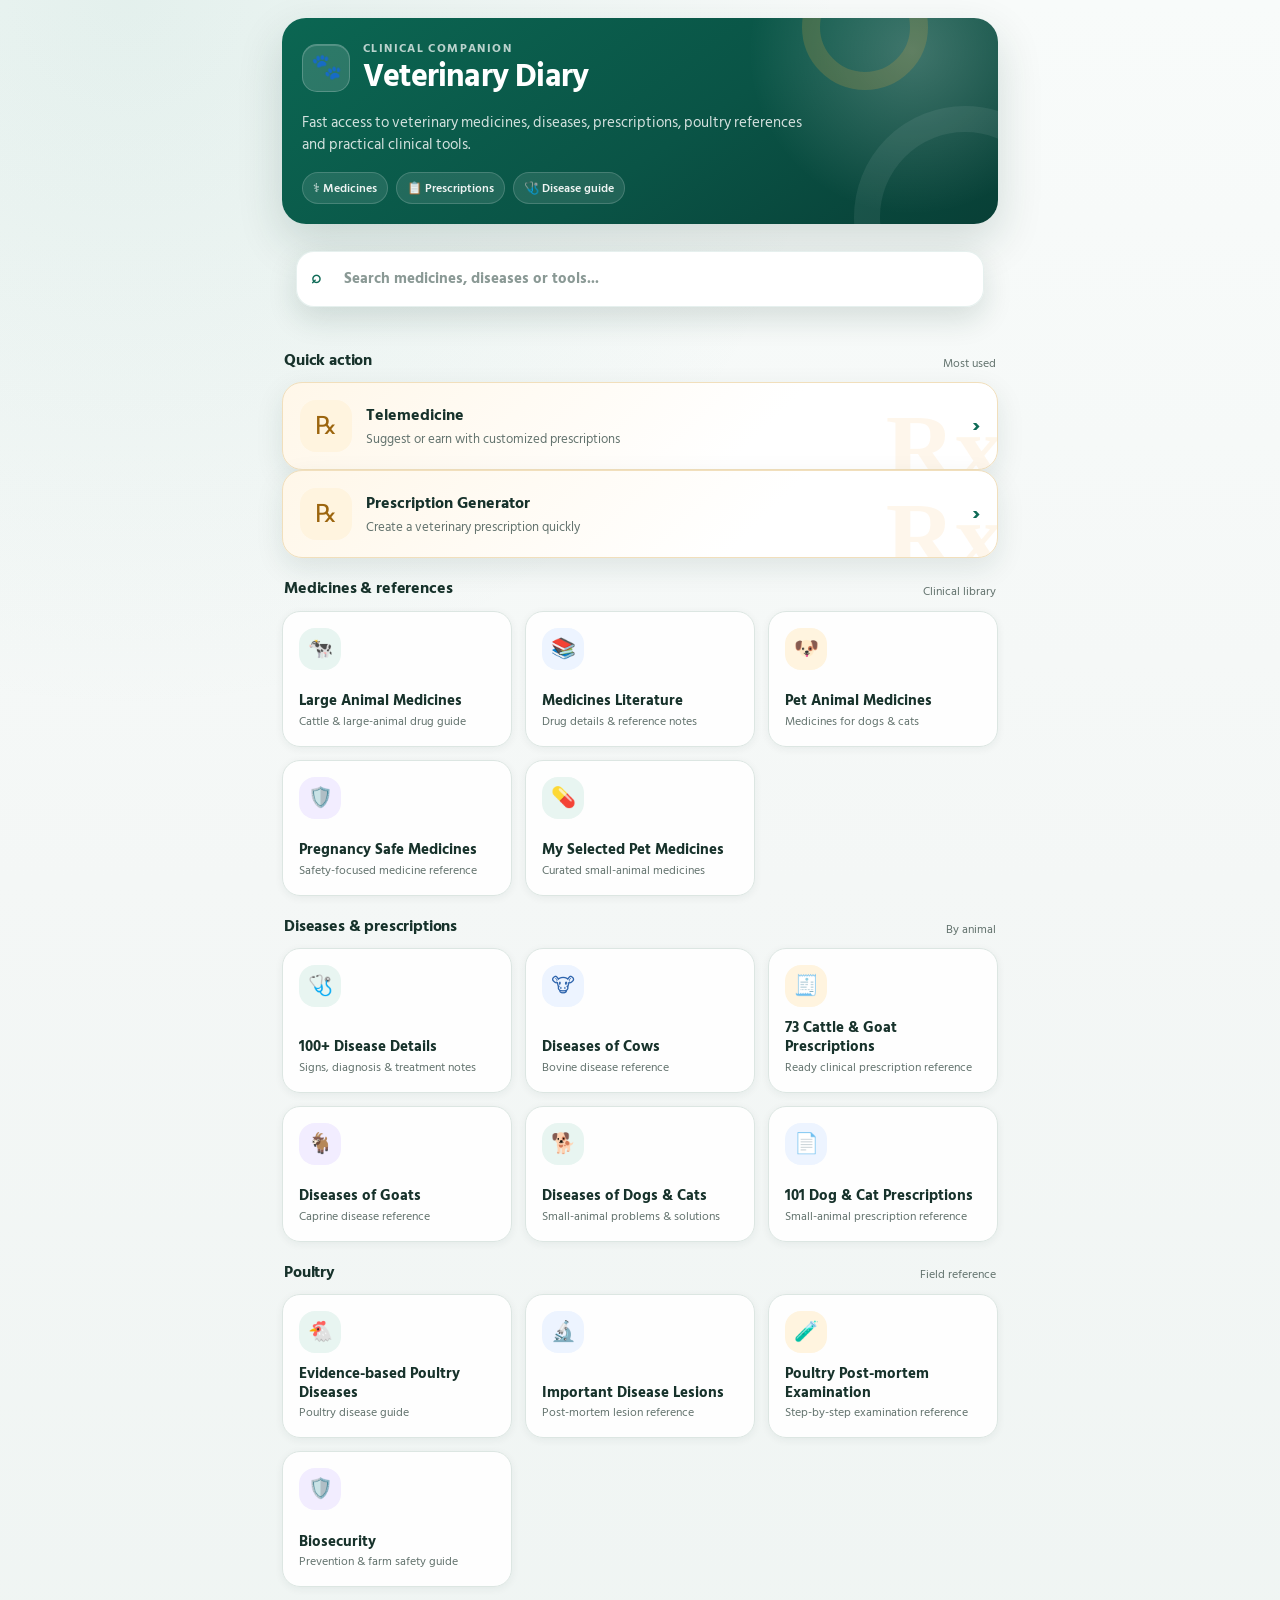
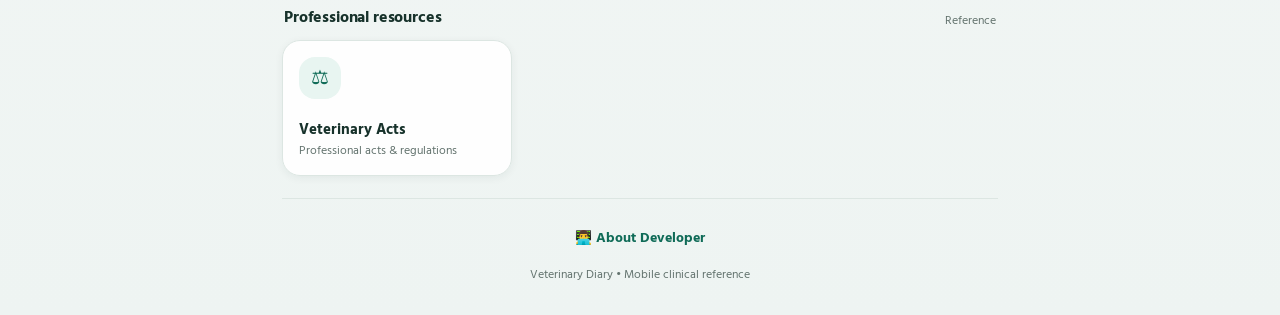
<file: index.html>
<!DOCTYPE html>
<html lang="en">
<head>
    <meta charset="UTF-8">
    <meta name="viewport" content="width=device-width, initial-scale=1, viewport-fit=cover">
    <meta name="theme-color" content="#0b6652">
    <meta name="color-scheme" content="light">
    <title>Veterinary Diary</title>

    <link rel="preconnect" href="https://fonts.googleapis.com">
    <link rel="preconnect" href="https://fonts.gstatic.com" crossorigin>
    <link href="https://fonts.googleapis.com/css2?family=Hind+Siliguri:wght@400;500;600;700&display=swap" rel="stylesheet">
    <link rel="stylesheet" href="style.css">
</head>
<body>
    <main class="app-shell">
        <header class="app-header">
            <div class="brand-row">
                <div class="brand-mark" aria-hidden="true">🐾</div>
                <div class="brand-copy">
                    <p class="eyebrow">Clinical companion</p>
                    <h1 class="app-title">Veterinary Diary</h1>
                </div>
            </div>

            <p class="app-subtitle">
                Fast access to veterinary medicines, diseases, prescriptions, poultry references and practical clinical tools.
            </p>

            <div class="header-chips" aria-label="App highlights">
                <span class="header-chip">⚕️ Medicines</span>
                <span class="header-chip">📋 Prescriptions</span>
                <span class="header-chip">🩺 Disease guide</span>
            </div>
        </header>

        <div class="search-panel">
            <label class="search-box" for="featureSearch">
                <span class="search-icon" aria-hidden="true">⌕</span>
                <input
                    id="featureSearch"
                    class="search-input"
                    type="search"
                    inputmode="search"
                    autocomplete="off"
                    placeholder="Search medicines, diseases or tools..."
                    aria-label="Search app features"
                >
            </label>
        </div>

        <div class="dashboard">
            <section aria-labelledby="quickActionTitle">
                <div class="section-heading">
                    <h2 id="quickActionTitle">Quick action</h2>
                    <span>Most used</span>
                </div>

                <a class="hero-action searchable-item" href="telemedicine.html" data-search="prescription generator rx prescription">
                    <span class="hero-icon" aria-hidden="true">℞</span>
                    <span class="hero-copy">
                        <strong>Telemedicine</strong>
                        <small>Suggest or earn with customized prescriptions</small>
                    </span>
                    <span class="chevron" aria-hidden="true">›</span>
                </a>

                <a class="hero-action searchable-item" href="prescription-generator.html" data-search="prescription generator rx prescription">
                    <span class="hero-icon" aria-hidden="true">℞</span>
                    <span class="hero-copy">
                        <strong>Prescription Generator</strong>
                        <small>Create a veterinary prescription quickly</small>
                    </span>
                    <span class="chevron" aria-hidden="true">›</span>
                </a>
            </section>

            <section aria-labelledby="medicineSectionTitle">
                <div class="section-heading">
                    <h2 id="medicineSectionTitle">Medicines & references</h2>
                    <span>Clinical library</span>
                </div>

                <div class="menu-grid">
                    <a class="menu-card searchable-item" href="home.html" data-search="large animal medicines cattle cow medicine">
                        <span class="menu-icon" aria-hidden="true">🐄</span>
                        <span>
                            <span class="menu-title">Large Animal Medicines</span>
                            <span class="menu-meta">Cattle & large-animal drug guide</span>
                        </span>
                    </a>

                    <a class="menu-card searchable-item" href="medicine-details.html" data-search="medicines literature medicine details pharmacology reference">
                        <span class="menu-icon" aria-hidden="true">📚</span>
                        <span>
                            <span class="menu-title">Medicines Literature</span>
                            <span class="menu-meta">Drug details & reference notes</span>
                        </span>
                    </a>

                    <a class="menu-card searchable-item" href="small-animals.html" data-search="small pet animal medicines dogs cats medicine">
                        <span class="menu-icon" aria-hidden="true">🐶</span>
                        <span>
                            <span class="menu-title">Pet Animal Medicines</span>
                            <span class="menu-meta">Medicines for dogs & cats</span>
                        </span>
                    </a>

                    <a class="menu-card searchable-item" href="pregnancy-safe.html" data-search="pregnancy safe medicines pregnant safety">
                        <span class="menu-icon" aria-hidden="true">🛡️</span>
                        <span>
                            <span class="menu-title">Pregnancy Safe Medicines</span>
                            <span class="menu-meta">Safety-focused medicine reference</span>
                        </span>
                    </a>

                    <a class="menu-card searchable-item" href="pet-animal.html" data-search="selective medicines pet animal favorites selected">
                        <span class="menu-icon" aria-hidden="true">💊</span>
                        <span>
                            <span class="menu-title">My Selected Pet Medicines</span>
                            <span class="menu-meta">Curated small-animal medicines</span>
                        </span>
                    </a>
                </div>
            </section>

            <section aria-labelledby="diseaseSectionTitle">
                <div class="section-heading">
                    <h2 id="diseaseSectionTitle">Diseases & prescriptions</h2>
                    <span>By animal</span>
                </div>

                <div class="menu-grid">
                    <a class="menu-card searchable-item" href="details-disease.html" data-search="details 100 diseases disease guide general">
                        <span class="menu-icon" aria-hidden="true">🩺</span>
                        <span>
                            <span class="menu-title">100+ Disease Details</span>
                            <span class="menu-meta">Signs, diagnosis & treatment notes</span>
                        </span>
                    </a>

                    <a class="menu-card searchable-item" href="large-diseases.html" data-search="diseases cows cattle bovine">
                        <span class="menu-icon" aria-hidden="true">🐮</span>
                        <span>
                            <span class="menu-title">Diseases of Cows</span>
                            <span class="menu-meta">Bovine disease reference</span>
                        </span>
                    </a>

                    <a class="menu-card searchable-item" href="large-animal-prescriptions.html" data-search="73 prescriptions cattle goat large animal">
                        <span class="menu-icon" aria-hidden="true">🧾</span>
                        <span>
                            <span class="menu-title">73 Cattle & Goat Prescriptions</span>
                            <span class="menu-meta">Ready clinical prescription reference</span>
                        </span>
                    </a>

                    <a class="menu-card searchable-item" href="goat.html" data-search="diseases goats goat caprine">
                        <span class="menu-icon" aria-hidden="true">🐐</span>
                        <span>
                            <span class="menu-title">Diseases of Goats</span>
                            <span class="menu-meta">Caprine disease reference</span>
                        </span>
                    </a>

                    <a class="menu-card searchable-item" href="small-problems-solutions.html" data-search="diseases dogs cats small animal problems solutions">
                        <span class="menu-icon" aria-hidden="true">🐕</span>
                        <span>
                            <span class="menu-title">Diseases of Dogs & Cats</span>
                            <span class="menu-meta">Small-animal problems & solutions</span>
                        </span>
                    </a>

                    <a class="menu-card searchable-item" href="small-animal-prescription.html" data-search="101 prescriptions dogs cats small animal">
                        <span class="menu-icon" aria-hidden="true">📄</span>
                        <span>
                            <span class="menu-title">101 Dog & Cat Prescriptions</span>
                            <span class="menu-meta">Small-animal prescription reference</span>
                        </span>
                    </a>
                </div>
            </section>

            <section aria-labelledby="poultrySectionTitle">
                <div class="section-heading">
                    <h2 id="poultrySectionTitle">Poultry</h2>
                    <span>Field reference</span>
                </div>

                <div class="menu-grid">
                    <a class="menu-card searchable-item" href="poultry-diseases.html" data-search="evidence based diseases poultry chicken">
                        <span class="menu-icon" aria-hidden="true">🐔</span>
                        <span>
                            <span class="menu-title">Evidence-based Poultry Diseases</span>
                            <span class="menu-meta">Poultry disease guide</span>
                        </span>
                    </a>

                    <a class="menu-card searchable-item" href="important_diseases_and_lesions_postmortem.html" data-search="important lesions specific disease poultry postmortem post mortem">
                        <span class="menu-icon" aria-hidden="true">🔬</span>
                        <span>
                            <span class="menu-title">Important Disease Lesions</span>
                            <span class="menu-meta">Post-mortem lesion reference</span>
                        </span>
                    </a>

                    <a class="menu-card searchable-item" href="post-mortem_examination_of_poultry.html" data-search="post mortem examination poultry autopsy necropsy">
                        <span class="menu-icon" aria-hidden="true">🧪</span>
                        <span>
                            <span class="menu-title">Poultry Post-mortem Examination</span>
                            <span class="menu-meta">Step-by-step examination reference</span>
                        </span>
                    </a>

                    <a class="menu-card searchable-item" href="poultry_biosecurity.html" data-search="poultry biosecurity prevention farm hygiene">
                        <span class="menu-icon" aria-hidden="true">🛡️</span>
                        <span>
                            <span class="menu-title">Biosecurity</span>
                            <span class="menu-meta">Prevention & farm safety guide</span>
                        </span>
                    </a>
                </div>
            </section>

            <section aria-labelledby="resourceSectionTitle">
                <div class="section-heading">
                    <h2 id="resourceSectionTitle">Professional resources</h2>
                    <span>Reference</span>
                </div>

                <div class="menu-grid">
                    <a class="menu-card searchable-item" href="veterinary-acts.html" data-search="veterinary acts law legislation regulation professional">
                        <span class="menu-icon" aria-hidden="true">⚖️</span>
                        <span>
                            <span class="menu-title">Veterinary Acts</span>
                            <span class="menu-meta">Professional acts & regulations</span>
                        </span>
                    </a>
                </div>
            </section>

            <div id="emptyState" class="empty-state" role="status" aria-live="polite">
                <strong>No matching section found</strong>
                Try a different keyword such as “goat”, “poultry” or “prescription”.
            </div>

            <footer class="app-footer">
                <a class="footer-link searchable-item" href="about.html" data-search="about developer profile">👨‍💻 About Developer</a>
                <p class="footer-note">Veterinary Diary • Mobile clinical reference</p>
            </footer>
        </div>
    </main>

    <script>
        (function () {
            const search = document.getElementById('featureSearch');
            const items = Array.from(document.querySelectorAll('.searchable-item'));
            const sections = Array.from(document.querySelectorAll('.dashboard section'));
            const emptyState = document.getElementById('emptyState');

            function normalize(value) {
                return value.toLowerCase().trim();
            }

            function updateSearch() {
                const query = normalize(search.value);
                let visibleCount = 0;

                items.forEach((item) => {
                    const haystack = normalize((item.dataset.search || '') + ' ' + item.textContent);
                    const matches = !query || haystack.includes(query);
                    item.hidden = !matches;
                    if (matches) visibleCount += 1;
                });

                sections.forEach((section) => {
                    const visibleItems = section.querySelectorAll('.searchable-item:not([hidden])');
                    section.hidden = visibleItems.length === 0;
                });

                emptyState.style.display = visibleCount === 0 ? 'block' : 'none';
            }

            search.addEventListener('input', updateSearch, { passive: true });
            search.addEventListener('search', updateSearch, { passive: true });
        })();
    </script>
</body>
</html>
</file>
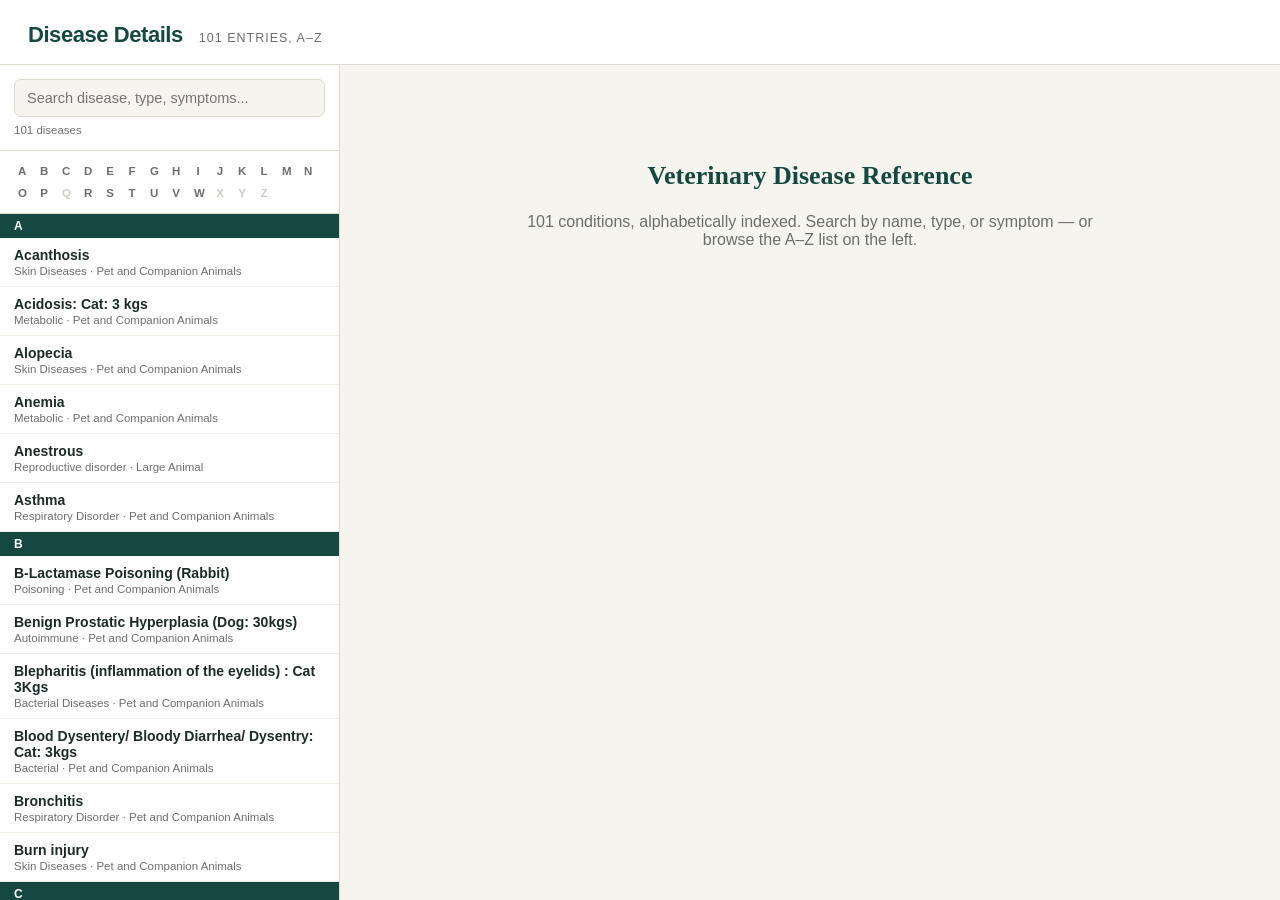
<file: details-disease.html>
<!DOCTYPE html>
<html lang="en">
<head>
<meta charset="UTF-8">
<meta name="viewport" content="width=device-width, initial-scale=1.0">
<title>Disease Details &mdash; Veterinary Reference Catalog</title>
<style>
  :root{
    --ink:#1c2b28;
    --paper:#f6f4ee;
    --panel:#ffffff;
    --line:#dedad0;
    --teal:#1f6f66;
    --teal-deep:#144840;
    --clay:#b5652f;
    --muted:#6b6f6a;
    --highlight:#fce8a8;
    --red:#b91c1c;
    --red-light:#fee2e2;
    --amber:#b7791f;
    --amber-light:#fdf1dc;
    --green:#1f7a4d;
    --green-light:#e2f5ea;
    --mono: 'JetBrains Mono', 'Courier New', monospace;
  }
  *{box-sizing:border-box;}
  html,body{height:100%;}
  body{
    margin:0;
    font-family: 'Georgia', 'Iowan Old Style', serif;
    background:var(--paper);
    color:var(--ink);
    display:flex;
    flex-direction:column;
  }
  header{
    padding:22px 28px 16px;
    border-bottom:1px solid var(--line);
    background:var(--panel);
    display:flex;
    align-items:baseline;
    gap:16px;
    flex-wrap:wrap;
  }
  header h1{
    font-family: 'Helvetica Neue', Arial, sans-serif;
    font-weight:700;
    letter-spacing:-0.02em;
    font-size:22px;
    margin:0;
    color:var(--teal-deep);
  }
  header .count{
    font-family: 'Helvetica Neue', Arial, sans-serif;
    font-size:12.5px;
    color:var(--muted);
    text-transform:uppercase;
    letter-spacing:0.08em;
  }
  .layout{
    flex:1;
    display:flex;
    min-height:0;
  }
  .sidebar{
    width:340px;
    min-width:280px;
    border-right:1px solid var(--line);
    background:var(--panel);
    display:flex;
    flex-direction:column;
    min-height:0;
  }
  .search-wrap{
    padding:14px;
    border-bottom:1px solid var(--line);
  }
  .search-wrap input{
    width:100%;
    padding:10px 12px;
    font-size:14.5px;
    font-family: 'Helvetica Neue', Arial, sans-serif;
    border:1.5px solid var(--line);
    border-radius:7px;
    background:var(--paper);
    color:var(--ink);
    outline:none;
    transition:border-color .15s;
  }
  .search-wrap input:focus{ border-color:var(--teal); }
  .search-meta{
    font-family:'Helvetica Neue', Arial, sans-serif;
    font-size:11.5px;
    color:var(--muted);
    margin-top:7px;
    display:flex;
    justify-content:space-between;
  }
  .az-nav{
    display:flex;
    flex-wrap:wrap;
    gap:2px;
    padding:10px 12px;
    border-bottom:1px solid var(--line);
    font-family:'Helvetica Neue', Arial, sans-serif;
  }
  .az-nav button{
    border:none;
    background:none;
    font-size:11.5px;
    font-weight:600;
    color:var(--muted);
    width:20px;
    height:20px;
    cursor:pointer;
    border-radius:4px;
  }
  .az-nav button:hover{ background:var(--highlight); color:var(--ink); }
  .az-nav button.disabled{ color:#cfcbc0; cursor:default; }
  .az-nav button.disabled:hover{ background:none; }
  .list{
    flex:1;
    overflow-y:auto;
    padding-bottom:20px;
  }
  .letter-header{
    position:sticky;
    top:0;
    background:var(--teal-deep);
    color:#fff;
    font-family:'Helvetica Neue', Arial, sans-serif;
    font-size:12px;
    font-weight:700;
    letter-spacing:0.1em;
    padding:5px 14px;
    z-index:2;
  }
  .med-item{
    display:block;
    width:100%;
    text-align:left;
    padding:9px 14px;
    border:none;
    background:none;
    cursor:pointer;
    border-bottom:1px solid #f0eee6;
    font-family: 'Helvetica Neue', Arial, sans-serif;
  }
  .med-item:hover{ background:#f0f6f4; }
  .med-item.active{ background:var(--teal); }
  .med-item.active .med-name{ color:#fff; }
  .med-item.active .med-brand{ color:#dff2ee; }
  .med-name{
    font-size:14px;
    font-weight:600;
    color:var(--ink);
    margin-bottom:2px;
  }
  .med-brand{
    font-size:11.5px;
    color:var(--muted);
  }
  mark{
    background:var(--highlight);
    color:inherit;
    padding:0 1px;
    border-radius:2px;
  }
  .no-results{
    padding:30px 20px;
    text-align:center;
    color:var(--muted);
    font-family:'Helvetica Neue', Arial, sans-serif;
    font-size:13.5px;
  }
  .content{
    flex:1;
    overflow-y:auto;
    padding:36px 48px;
  }
  .welcome{
    max-width:600px;
    margin:60px auto;
    text-align:center;
    font-family:'Helvetica Neue', Arial, sans-serif;
    color:var(--muted);
  }
  .welcome h2{
    color:var(--teal-deep);
    font-family:Georgia, serif;
    font-size:26px;
  }
  .card{ max-width:820px; }
  .card-eyebrow{
    font-family:'Helvetica Neue', Arial, sans-serif;
    text-transform:uppercase;
    letter-spacing:0.12em;
    font-size:11.5px;
    color:var(--clay);
    font-weight:700;
    margin-bottom:6px;
  }
  .card h2{
    font-size:28px;
    margin:0 0 14px;
    color:var(--teal-deep);
    line-height:1.25;
  }
  .tags{
    display:flex;
    flex-wrap:wrap;
    gap:8px;
    margin-bottom:28px;
  }
  .tag{
    font-family:'Helvetica Neue', Arial, sans-serif;
    font-size:11.5px;
    font-weight:600;
    padding:4px 10px;
    border-radius:20px;
    border:1px solid var(--line);
    color:var(--teal-deep);
    background:#eef6f4;
  }
  .tag.severity{ background:var(--amber-light); color:var(--amber); border-color:#f0e0bc; }
  .tag.contagion-yes{ background:var(--red-light); color:var(--red); border-color:#f5cfcf; }
  .tag.contagion-no{ background:var(--green-light); color:var(--green); border-color:#c9e8d5; }
  .sections{ margin:0; }
  .section-block{
    padding:20px 0;
    border-top:1px solid var(--line);
  }
  .section-block:first-of-type{ border-top:1px solid var(--line); }
  .section-title{
    font-family:'Helvetica Neue', Arial, sans-serif;
    font-size:12px;
    font-weight:700;
    text-transform:uppercase;
    letter-spacing:0.08em;
    color:var(--teal);
    margin-bottom:10px;
    display:flex;
    align-items:center;
    gap:8px;
  }
  .section-title .dot{
    width:20px; height:20px;
    border-radius:50%;
    display:inline-flex;
    align-items:center;
    justify-content:center;
    font-size:11px;
    font-weight:700;
    color:#fff;
    background:var(--teal);
    font-family:'Helvetica Neue', Arial, sans-serif;
  }
  .section-block.rx .section-title .dot{ background:var(--red); }
  .section-block ul{
    margin:0;
    padding-left:20px;
  }
  .section-block li{
    font-size:15px;
    line-height:1.6;
    color:var(--ink);
    margin-bottom:6px;
  }
  .section-block p{
    margin:0;
    font-size:15px;
    line-height:1.6;
    color:var(--ink);
  }
  .section-block.rx{
    background:#fbf5f0;
    border:1px solid #f0e2d3;
    border-radius:10px;
    padding:18px 20px;
    margin-top:8px;
  }
  .section-block.rx.no-top-border{ border-top:1px solid #f0e2d3; }
  .card-footer{
    margin-top:24px;
    font-family:'Helvetica Neue', Arial, sans-serif;
    font-size:12px;
    color:var(--muted);
  }
  @media (max-width: 760px){
    .content{ padding:24px 18px; }
    .sidebar{ position:absolute; inset:0; z-index:5; width:100%; }
    .sidebar.hidden{ display:none; }
    .layout{ position:relative; }
    .content.hidden{ display:none; }
    .back-btn{ display:inline-flex !important; }
  }
  .back-btn{
    display:none;
    align-items:center;
    gap:6px;
    font-family:'Helvetica Neue', Arial, sans-serif;
    font-size:13px;
    font-weight:600;
    color:var(--teal);
    background:none;
    border:none;
    cursor:pointer;
    margin-bottom:18px;
    padding:0;
  }
  ::-webkit-scrollbar{ width:9px; }
  ::-webkit-scrollbar-thumb{ background:#d8d3c6; border-radius:5px; }
  ::-webkit-scrollbar-track{ background:transparent; }
</style>
</head>
<body>

<header>
  <h1>Disease Details</h1>
  <span class="count" id="headerCount">101 entries, A&ndash;Z</span>
</header>

<div class="layout">
  <aside class="sidebar" id="sidebar">
    <div class="search-wrap">
      <input type="text" id="searchBox" placeholder="Search disease, type, symptoms..." autocomplete="off">
      <div class="search-meta">
        <span id="resultCount">101 diseases</span>
        <span id="clearSearch" style="cursor:pointer; text-decoration:underline; display:none;">clear</span>
      </div>
    </div>
    <nav class="az-nav" id="azNav"></nav>
    <div class="list" id="list"></div>
  </aside>

  <main class="content" id="content">
    <div class="welcome">
      <h2>Veterinary Disease Reference</h2>
      <p>101 conditions, alphabetically indexed. Search by name, type, or symptom &mdash; or browse the A&ndash;Z list on the left.</p>
    </div>
  </main>
</div>

<script>
const DATA = [{"Name": "Acanthosis", "Type": "Skin Diseases", "Animal": "Pet and Companion Animals", "Severity": "Moderate", "Contagion": "✅ Non-Contagious", "Symptoms": ["Skin darkening (hyperpigmentation) and thickening, often with a velvety texture. It can be primary, linked to breed predisposition, or secondary, stemming from other conditions like obesity, diabetes, or allergies.", "Symptoms include darkened skin, usually in body folds (like armpits and groin), with potential for hair loss, itching, and secondary bacterial or yeast infections."], "Causes": ["Obesity:", "Excess weight can lead to skin folds and friction, creating an environment where acanthosis nigricans can develop.", "Conformational Abnormalities:", "Certain breeds may have predispositions due to their body structure (e.g., skin folds).", "Endocrinopathies:", "Hormonal imbalances, such as hypothyroidism or diabetes, can contribute to the condition.", "Allergies:", "Atopic dermatitis (environmental allergies) and food allergies can cause inflammation and itching, leading to secondary skin changes.", "Infections:", "Bacterial or yeast infections can exacerbate the condition, particularly in areas prone to moisture and irritation.", "Parasites:", "Mites (like mange) can also cause skin irritation and secondary acanthosis nigricans."], "Treatment Protocol": "Lubrication & Dressing  Glycerine, Petroleum Jelly Tinc Iodine, CuSo4, Sodi – bi – carb   Shampoo therapy  - Antifungal   Topical ointments – Antibiotic/Antifungal Ivermectin  Antihistamine  Using Vitamin A, E, Se Weight loss", "Prevention Methods": "Treat the Underlying Cause: This is the most crucial step. Addressing the root issue (e.g., weight loss for obesity, medication for hormonal imbalances, allergy management) is essential for long-term improvement.  Topical Treatments: Medicated shampoos (e.g., chlorhexidine, antimicrobial) can help cleanse the skin, reduce odor, and manage secondary infections. Steroid ointments or creams may be used to reduce inflammation and itching, but long-term use should be monitored by a veterinarian.  Antibiotics or Antifungals: If infections are present, oral or topical medications may be prescribed.  Dietary Changes: In some cases, a special diet may help manage insulin resistance and potentially improve skin condition.  Other Medications: Depending on the underlying cause and severity, other medications (e.g., antihistamines for allergies, hormone replacement therapy) may be used.  Skin Supplements: Supplements like omega-3 fatty acids can help improve skin and coat health.  Laser Treatment: In some cases, laser therapy may be used to reduce skin thickness.  Good Skin Hygiene: Regular bathing with appropriate shampoos and keeping the skin clean and dry can help prevent flare-ups.  Important Considerations: Primary vs. Secondary: Primary acanthosis nigricans is a genetic condition that is less common and may require lifelong management.  Early Intervention: Addressing the condition early can prevent it from worsening and improve the prognosis.", "Standard Prescription": ["1. Oint. Dermasol - N, Apply Locally Twice Daily for 7-15 Days.", "2. Inj. Acimec-1%, 0.o5ml/kg SC, 7-14 Days Intervals.", "3. Inj. Histavet - 0.1ml/kg Once Daily 5-7 days.", "4. Scrab with Sodi-Bi-Carb + Dress with CuSo4, Once/Twice Daily for 7-15 Days."], "Last Updated": "7/17/2025", "_id": 0}, {"Name": "Acidosis: Cat: 3 kgs", "Type": "Metabolic", "Animal": "Pet and Companion Animals", "Severity": "Moderate", "Contagion": "✅ Non-Contagious", "Symptoms": ["Vomiting (may contain bile or blood)", "Decreased appetite or anorexia", "Excessive licking of lips (sign of nausea)", "Abdominal pain (praying position in dogs)", "Dark,  tarry stools (melena) if bleeding occurs", "Weight loss (chronic cases).", "Diarrhea,  dehydration,  and potentially incoordination,  laminitis,  rapid and deep breathing,  confusion or dizziness,  nausea and vomiting or even death in severe cases."], "Causes": ["Causes of Gastric Acidosis in Dogs and Cats", "Dietary Factors,  Poor-quality or high-fat diets,", "Overeating or irregular feeding schedules", "Food allergies or intolerances", "Stress-Induced Acid Secretion", "Anxiety,  travel,  boarding,  or environmental changes", "Pain or illness (e.g.,  pancreatitis,  kidney disease)", "Medications & Toxins", "NSAIDs (e.g.,  aspirin,  carprofen,  meloxicam) → Ulcer risk", "Corticosteroids (e.g.,  prednisone) → Increased acid secretion", "Toxins (e.g.,  zinc,  lead,  certain plants)", "Underlying Diseases", "Gastritis (acute or chronic)", "Gastric ulcers", "Helicobacter infection (less common than in humans but possible)", "Kidney or liver disease (reduced toxin clearance → gastric irritation)", "Mast cell tumors (release histamine → excess acid)"], "Treatment Protocol": ["1. Immediate Acid Reduction", "Antacids  → Short-term relief", "H2 Blockers (e.g., famotidine, ranitidine) → Reduce acid production", "Proton Pump Inhibitors (PPIs) (e.g., omeprazole, pantoprazole) → Stronger acid suppression (best for ulcers)", "2. Protect the Stomach Lining", "Sucralfate (forms a protective barrier over ulcers)", "Probiotics (support gut health)", "3. Treat Underlying Causes", "Diet change (bland diet, hydrolyzed protein if allergies suspected)", "Stress reduction (calming supplements, pheromones, environmental enrichment)", "Discontinue NSAIDs if causing ulcers (switch to safer pain management)", "Antibiotics (if Helicobacter infection is confirmed) or if fever Present then use GIT active antibiotics, metronidazole etc.", "Surgery (if a tumor or perforated ulcer is present)"], "Prevention Methods": ["Feed small, frequent meals.", "Avoid large meals that trigger acid secretion)", "Use high-quality, easily digestible diets", "Avoid known irritants (spicy foods, fatty table scraps)", "Limit NSAID use (always give with food or a stomach protector)", "Manage stress (provide a stable environment, use anxiety-reducing strategies)", "Regular vet check-ups (especially for pets on long-term medications)."], "Standard Prescription": ["Cat: 3kgs", "1. Syp – Flacol 2 Tsp Twice Daily or Syp. Laxitol/Maxilax – 1Tsp twice daily Orally.", "2. Syp. Carmina - 1 Tsp Twice Daily.", "3. Tab. Maxpro (20mg) – ¼ Orally Twice Daily.", "4. Syp. Gavisol – 200ml – 1Tsf, Orally, Twice Daily."], "Last Updated": "7/18/2025", "_id": 1}, {"Name": "Alopecia", "Type": "Skin Diseases", "Animal": "Pet and Companion Animals", "Severity": "Moderate", "Contagion": "✅ Non-Contagious", "Symptoms": ["Alopecia, or hair loss, in dogs and cats can manifest in various ways, with the most obvious being thinning hair or bald patches.", "Other symptoms include excessive scratching, licking, or biting at the skin, redness or inflammation of the skin, dry or flaky skin, and changes in skin color.", "Some animals may also exhibit skin lesions, thickened skin, or even bleeding in the affected areas."], "Causes": ["Parasitic infestation predisposed by Allergic Food, Exposure to external allergens, unhygienic managemnet, humidity etc.", "Multivitamin, Minerals deficiency specially Zn, Vitamine A, E, Se deficiency."], "Treatment Protocol": "Correction of Cause, Zn, Vitamin E, Se SUppliment, Hot Spots/ wound – dressing with Tin Iodine / CuSo4 (2-5%) (if Fungal infection suspected)/ Sodi carb (for removal of crust or foreign contaminants/ Xentian Violet/Hexisol/ H2O2. Antihistamin/+ NSAID / Steroids (single dose, never overdose) Ivermectin – to prevent & control ectoparasitic infestation (repeat after 7-14 days, strictly maintain proper dose & route) Antibiotics – Locally and Parentally if Pyoderma present and localized/ systemic involvement. Drugs of Choice: Penicillin/Ampicillin/Amoxicillin/amoxicillin-clavulanate/ Cephalosporins  Anti fungal (if fungal infection suspected)– Systemic/ Local", "Prevention Methods": "Switching to a low-allergen food such as lamb and Rice may be the key to relieving your Pet’s itchy skin. Avoid Milk, Meat Products.  Ventilation, Humidity, cleaning & Disinfection of Kennel, Bedding Materials, Utensils and Dry Floor. Isolation & Quarantine.  Sunlight exposure daily for hours.", "Standard Prescription": ["Alopecia – Cat, 2.5 kg", "1.     Helminthicide L – 1/3 tab Two Times in 5 Days Intervals.", "2.     Syp PA Zinc/ Zesup Vet – 2 ml once daily orally 7 days.Syp. PB Tonic – 2 ml once daily orally for 7 days.", "3.     Tab Ivera 6 mg- 1 tab/10-15 kg. / Inj. Parasitin- 0.05ml per kg/Syp Acimec – 1% (10mg/ml) – 1 ml- 20 kg (0.05ml/kg)"], "Last Updated": "7/15/2025", "_id": 2}, {"Name": "Anemia", "Type": "Metabolic", "Animal": "Pet and Companion Animals", "Severity": "Moderate", "Contagion": "✅ Non-Contagious", "Symptoms": ["Signs vary based on severity but may include:", "✔ Pale gums,  tongue,  or eyelids", "✔ Weakness,  lethargy,  or collapse", "✔ Rapid breathing or panting", "✔ Increased heart rate", "✔ Loss of appetite & weight loss", "✔ Jaundice (yellow gums/skin in hemolytic anemia)", "✔ Dark or bloody stool (if internal bleeding)"], "Causes": ["Blood loss (trauma,  parasites)", "Hemolysis (immune-mediated or toxin)", "Nutritional deficiencies (iron,  B12)", "Chronic disease"], "Treatment Protocol": ["Selenium and vitamin E injections (most effective in early stages).", "Oral supplements (for maintenance after initial treatment).", "Supportive care (pain relief, fluid therapy, and rest).", "Physical therapy (for muscle recovery in chronic cases)."], "Prevention Methods": ["Parasite control", "Balanced iron-rich diet", "Treat underlying disease early"], "Standard Prescription": ["1. Syp. ES Plus- 100ml", "1ml/ cat,  3ml/Dog fed orally once daily for 0ne month.", "2.   Powder. PA Cal-Meat", "Fed with Feed,", "For Dog 2-4 month : 60-150 g 5-12 month: 120 g-450 g For Cat: 1-4 kg body weight: 30 g - 65 g Over 4 kg body weight: 65g - 95 g"], "Last Updated": "7/23/2025", "_id": 3}, {"Name": "Anestrous", "Type": "Reproductive disorder", "Animal": "Large Animal", "Severity": "Severe", "Contagion": "✅ Non-Contagious", "Symptoms": ["Absence of visible estrus (heat signs) beyond expected time after puberty, calving, or weaning.", "Reduced vulvar swelling, discharge, or mounting behavior.", "Prolonged calving-to-conception interval.", "Ovarian inactivity (on palpation/ultrasound).", "Low milk progesterone levels."], "Causes": ["Physiological:", "Prepubertal stage, pregnancy, lactation, seasonal anestrus.", "Pathological:", "Ovarian hypofunction, ovarian cysts, uterine infections, persistent CL (corpus luteum).", "Nutritional:", "Energy/protein deficiency, mineral/vitamin imbalances (P, Cu, Zn, Vit A, Vit E).", "Managemental:", "Poor heat detection, stress, high milk yield, postpartum complications, improper body condition."], "Treatment Protocol": ["Correct underlying cause (nutrition, infection, management).", "Hormonal therapies:", "GnRH or hCG injection to induce ovulation.", "Progesterone-based protocols (CIDR, PRID).", "Ovsynch protocol (GnRH–PGF₂α–GnRH timed AI).", "Nutritional correction (balanced ration, mineral mixture, vitamins).", "Uterine therapy if pyometra/endometritis is present.", "Proper postpartum care and reducing stress."], "Prevention Methods": ["Balanced nutrition (adequate energy, protein, trace minerals, vitamins).", "Good reproductive and herd health management.", "Proper heat detection and recording system.", "Early diagnosis and treatment of postpartum complications.", "Avoid over-conditioning or under-conditioning animals.", "Seasonal breeding management where applicable."], "Standard Prescription": ["First Step:", "Anthelmintics \tTab. Antiworm vet/ Duzol Vet/ Trilev Vet", "১ টি ট্যাবলেট/ ৫০ কেজি ওজনের জন্য খাওয়াবেন ৫ দিন পরপর ২ বার", "or", "Syrup Iverzol Vet", "১০ মিলি / ১০০ কেজি ওজনের জন্য খাওয়াবেন ৫ দিন পরপর ২ বার", "Vitamins\tInj. Acivit ADE/ Inj. ES ADE", "১০ মিলি / ১০০ কেজি ওজনের জন্য মাংসে দিবেন ৩ দিন পরপর ৩/৪ বার", "Growth Promoter \tInj. Gainfast/ Superamino vet", "১০-২০ মিলি / ১০০ কেজি ওজনের জন্য মাংসে দিবেন ৩ দিন পরপর ৩/৪ বার", "Reproductive Stimulator\tPowder Kemtrace Optimax", "৫০-১০০ গ্রাম খাওয়াবেন দৈনিক ১বার ১মাস", "Fat Suppliment\tPowder Bergafat", "৫০-১০০ গ্রাম খাওয়াবেন দৈনিক ১বার ১মাস", "Reproductive Stimulator\tPowder Boost-3", "২০-৫০ গ্রাম খাওয়াবেন দৈনিক ১বার ১মাস", "Advice \tSunlight Exposure/ Physical Exercise.", "Mixing with Teaser Bull.", "হিটে আসলে ষাঁড় দিয়ে প্রজনন/  ইনসেমিনেশন করবেন।", "Reproductive Stimulator\tSyrup Sure AI", "১ বোতল প্রজনন/ ইনসেমিনেশন করার পর খাওয়াবেন।", "Follow Up Treatment: যদি হিটে না আসে/ আসলেও কনসিভ না করে", "Reproductive Stimulator\t১. Powder Kemtrace Optimax", "৫০-১০০ গ্রাম খাওয়াবেন দৈনিক ১বার ১মাস", "২. Inj. Acivit ADE/ Inj. ES ADE", "১০ মিলি / ১০০ কেজি ওজনের জন্য মাংসে দিবেন ৩ দিন পরপর ৩/৪ বার", "৩. Inj Godorel", "১ম দিনঃ ২-৪ মিলি মাংসে দিবেন ১ বার", "৯ম দিনঃ ২-৪ মিলি মাংসে দিবেন ১ বার"], "Last Updated": "9/13/2025", "_id": 4}, {"Name": "Asthma", "Type": "Respiratory Disorder", "Animal": "Pet and Companion Animals", "Severity": "Moderate", "Contagion": "⚠️ Contagious", "Symptoms": ["Coughing, wheezing, difficulty breathing, panting, lethargy, loss of appetite, weight loss, exercise intolerance, and bluish or pale gums.", "Wheezing (high-pitched whistling sound when breathing)", "Coughing (persistent dry cough, especially in cats)", "Labored Breathing (rapid, shallow breaths, open-mouth breathing in cats)", "Lethargy & Weakness (due to low oxygen levels)", "Gagging or Vomiting (from excessive coughing)", "Blue-tinged Gums (in severe cases, indicates oxygen deprivation)", "Asthma Attack (Emergency Signs):", "🚨 Struggling to breathe (extended neck, gasping)", "🚨 Panic or distress (pawing at the mouth, inability to settle)", "🚨 Collapse or extreme fatigue"], "Causes": ["Allergens (pollen, dust mites, mold, smoke, perfumes)", "Environmental Irritants (household cleaners, air fresheners, cigarette smoke)", "Respiratory Infections (bacterial or viral)", "Obesity (puts extra pressure on the lungs)", "Stress & Anxiety (can trigger asthma attacks)", "Genetic Predisposition (more common in Siamese and Himalayan cats)."], "Treatment Protocol": "Reduce allergens, avoid smoke/dust and cold.  Minimize exposure to allergens (vacuum regularly, wash bedding).  Avoid strong fragrances (perfumes, cleaning sprays).  Keep up with vet check-ups (monitor lung health).  Consider allergy testing (if asthma is severe).", "Prevention Methods": "Reduce allergens, avoid smoke/dust and cold.  Minimize exposure to allergens (vacuum regularly, wash bedding).  Avoid strong fragrances (perfumes, cleaning sprays).  Keep up with vet check-ups (monitor lung health).  Consider allergy testing (if asthma is severe).", "Standard Prescription": ["Sneezing, Runny Nose/ Closed Nose, Common Cold, Rhinitis", "1.     Inj. Acicef 3 – 0.1ml/kg, IM, Twice daily.", "2.     Syp. Brodil- 1ml/ kg fed orally daily", "3.     Inj. Phenadryl – 0.1 ml/kg, IM, twice daily.", "4.     Tab. Mkast 4mg – 1 Tab/5kg bwt once daily.", "5.     Antazol nasal drop – Apply at nasal opening 3-4 times until airways clear up."], "Last Updated": "7/17/2025", "_id": 5}, {"Name": "B-Lactamase Poisoning (Rabbit)", "Type": "Poisoning", "Animal": "Pet and Companion Animals", "Severity": "Severe", "Contagion": "✅ Non-Contagious", "Symptoms": ["Severe diarrhea (often watery or bloody)", "Loss of appetite (anorexia)", "Lethargy & weakness", "Dehydration (sunken eyes,  dry mouth)", "Bloating or GI stasis (lack of fecal pellets)", "Neurological signs (seizures,  head tilt – in severe cases)", "Sudden death (due to enterotoxemia)"], "Causes": ["Oral Administration of Penicillin or Amoxicillin", "Rabbits have a unique gut microbiome that is disrupted by certain antibiotics,  leading to fatal enterotoxemia.", "Injectable penicillin can be safe if dosed correctly,  but oral forms are dangerous.", "Incorrect Antibiotic Choice", "Safe antibiotics for rabbits include enrofloxacin (Baytril),  trimethoprim-sulfa,  or metronidazole.", "Unsafe antibiotics include ampicillin,  clindamycin,  and most penicillins (when given orally).", "Overgrowth of Harmful Bacteria", "Antibiotics like penicillin kill beneficial gut bacteria,  allowing Clostridium spp. and E. coli to overproduce toxins.t."], "Treatment Protocol": ["Immediate Veterinary Care", "Fluid therapy (IV or SQ) to combat dehydration.", "Pain relief (meloxicam) for GI discomfort.", "GI Support & Probiotics", "Simethicone (for gas pain).", "Probiotics (e.g., Bene-Bac, probiotic pastes) to restore gut flora.", "Critical Care feeding (Oxbow) to maintain digestion.", "Antitoxin & Antibiotic Adjustment", "If Clostridium is suspected, vets may give cholestyramine (binds toxins).", "Switch to a rabbit-safe antibiotic (e.g., enrofloxacin).", "Hospitalization in Severe Cases", "Oxygen therapy if shock occurs.", "Anti-seizure meds if neurological signs appear."], "Prevention Methods": ["✔ Never give oral penicillin/amoxicillin to rabbits.", "✔ Use only rabbit-safe antibiotics (confirmed by an exotics vet).", "✔ Probiotics during antibiotic treatment to support gut health.", "✔ Monitor closely for diarrhea or appetite loss after any antibiotic.", "✔ Avoid unnecessary antibiotics—use only when prescribed by a vet."], "Standard Prescription": ["Rabbit: 3kgs.", "1. Inj. Seclo/ Omep -40mg, 0.3ml, IV, Twice daily for 7 days.", "2. Inj. Metro IV: 3-5ml/kg, IV,  Twice Daily for 5- 7 days.", "3. Syp. Oxecone MS – 1ml/kg, twice daily."], "Last Updated": "7/29/2025", "_id": 6}, {"Name": "Benign Prostatic Hyperplasia (Dog: 30kgs)", "Type": "Autoimmune", "Animal": "Pet and Companion Animals", "Severity": "Severe", "Contagion": "✅ Non-Contagious", "Symptoms": ["Straining to defecate or urinate.", "Dribbling of blood from the penis (not related to urination).", "Enlarged prostate on rectal exam.", "Tenesmus (straining to defecate).", "Reduced appetite,  lethargy (if severely enlarged).", "Straining to urinate or defecate (due to prostate pressing on the urethra/colon)", "Bloody preputial discharge (drops of blood from the penis)", "Changes in urination frequency", "Infertility or poor semen quality (in breeding dogs)", "Rarely,  complete urinary obstruction (more common with infections or cancer)."], "Causes": ["1. Hormonal Cause", "Testosterone influence in intact male dogs.", "2. Age Factor", "Most common in dogs over 5 years old.", "3. Other Conditions", "Not associated with infection or cancer directly,  but may coexist with prostatitis or cysts"], "Treatment Protocol": ["Neutering (Castration) – Gold standard treatment; leads to prostate shrinkage within weeks due to testosterone removal.", "Medical Management (if surgery is not an option, e.g., breeding dogs):", "Finasteride (5α-reductase inhibitor) – Reduces DHT, shrinking the prostate.", "GnRH Agonists (e.g., Deslorelin) – Temporarily reduces testosterone.", "Supportive Care:", "Antibiotics if secondary infection is present.", "Pain management if discomfort occurs."], "Prevention Methods": ["✅ Spay/neuter to prevent transmission during mating.", "✅ Avoid mating with unknown or stray dogs.", "✅ Monitor and inspect genitals for unusual growths.", "✅ Control free roaming and contact with street dogs.", "✅ Isolate infected animals during treatment."], "Standard Prescription": ["Dog: 30kgs", "1. Inj. Criston-2 (2mg/2ml)", "1ml/30kg Body weight, Iv, Weekly", "2. Inj. Roxadex - 2ml, IM, Once at day of Chemotherapy", "3. Inj Histavet- 2ml, IM, Once Daily", "4. Inj. Acicef-4", "2ml, Im, Once Daily for 15 days.", "5. Post operative wound Regular dressing"], "Last Updated": "7/19/2025", "_id": 7}, {"Name": "Blepharitis (inflammation of the eyelids) : Cat 3Kgs", "Type": "Bacterial Diseases", "Animal": "Pet and Companion Animals", "Severity": "Moderate", "Contagion": "✅ Non-Contagious", "Symptoms": ["Red,  swollen eyelids", "- Itchy or burning sensation", "- Gritty feeling (like sand in the eyes)", "- Crusty or greasy eyelashes (especially upon waking)", "- Flaky skin around the eyes (dandruff-like scales)", "- Watery or dry eyes", "- Sensitivity to light.", "- Blurred vision (if oil or debris affects the cornea)", "- Loss of eyelashes (in severe cases)"], "Causes": ["Bacterial Infection (Staphylococcus bacteria)", "- Seborrheic Dermatitis (dandruff of the scalp and eyebrows)", "- Meibomian Gland Dysfunction (MGD) – Clogged oil glands in eyelids", "- Demodex Eyelash Mites – Tiny parasites that live in hair follicles", "- Allergies (cosmetics,  contact lens solutions,  or environmental allergens)", "- Rosacea (a skin condition causing facial redness)", "- Dry Eyes – Can worsen or trigger blepharitis"], "Treatment Protocol": ["Blepharitis is often chronic, but symptoms can be managed with proper care:", "1. Eyelid Hygiene (Most Important Treatment)", "Warm Compress: Apply a warm, damp cloth to closed eyelids for 5-10 minutes to loosen crusts and unclog oil glands.", "Lid Scrubs: Gently clean eyelids with a diluted baby shampoo solution or commercial eyelid cleanser (e.g., Ocusoft, Blephadex).", "Massage: After warm compress, gently massage eyelids to express oil from glands.", "2. Medications", "Antibiotic Ointments (e.g., Erythromycin, Bacitracin) – Applied to lid margins.", "Oral Antibiotics (e.g., Doxycycline, Azithromycin) – For severe or rosacea-related cases.", "Steroid Eye Drops/Ointments (e.g., Loteprednol) – For inflammation (short-term use).", "Artificial Tears – For dry eye relief.", "3. Treatment for Underlying Conditions", "Anti-dandruff shampoo (if seborrheic dermatitis is present).", "Rosacea management (avoid triggers, use prescribed treatments).", "Demodex treatment (tea tree oil-based cleansers, ivermectin)."], "Prevention Methods": ["Since blepharitis tends to recur, daily eyelid hygiene is key:", "✔ Clean eyelids daily (even when no symptoms).", "✔ Remove eye makeup thoroughly before sleeping.", "✔ Avoid rubbing eyes (can worsen irritation).", "✔ Replace eye cosmetics (mascara, eyeliner) every 3 months.", "✔ Manage dandruff & rosacea if present.", "✔ Use artificial tears if eyes are dry.", "✔ Avoid allergens that trigger symptoms."], "Standard Prescription": ["Cat: 3 kg 1. Eye drop Teargen – 2-3 drops, wash the eye twice daily, 5-7 days.", "2. E/D. Moxiflox – 2 Drops, Apply locally three/four times daily, 5-7 days.", "3. Inj. Mel vet 0.5%- 0.15 ml sc once daily, 2-3 days.", "4. Syp. Cefixime – 100mg, 1.25 ml twice daily, fed orally, 5-7 days.", "5. Syp. Alatrol – ½ tsp once daily 7 days. \""], "Last Updated": "7/28/2025", "_id": 8}, {"Name": "Blood Dysentery/ Bloody Diarrhea/ Dysentry: Cat: 3kgs", "Type": "Bacterial", "Animal": "Pet and Companion Animals", "Severity": "Severe", "Contagion": "⚠️ Contagious", "Symptoms": ["Bloody Diarrhea (bright red = lower GI bleed; dark/tarry = upper GI bleed)", "Vomiting (sometimes with blood)", "Lethargy, Weakness", "Dehydration (sunken eyes, dry gums, slow skin tenting)", "Abdominal Pain", "Fever or Hypothermia (in severe infectious cases) folowed by hypothermia (in toxemic state & severe dehydration state).", "Frequent, loose stools, abdominal pain, dehydration, or changes in appetite, vomiting, blood or mucus in the stool, weight loss."], "Causes": ["1. Infectious Causes", "Parvovirus (Dogs) – Highly contagious, attacks intestinal lining.", "Panleukopenia (Cats) – Feline parvovirus, causes severe bloody diarrhea.", "Bacterial Infections", "Salmonella, Campylobacter, Clostridium perfringens, E. coli", "Parasitic Infections", "Hookworms, Whipworms, Coccidia, Giardia", "Protozoal Infections", "Tritrichomonas foetus (cats), Entamoeba histolytica", "2. Dietary Causes", "Dietary Indiscretion (eating garbage, spoiled food, toxins)", "Food Allergies/Intolerances", "Sudden Diet Changes", "3. Toxins & Medications", "Rodenticides (anticoagulant poisoning) → Internal bleeding", "NSAIDs (ibuprofen, aspirin) → Gastric ulcers", "Heavy Metals (lead, zinc)", "4. Inflammatory & Immune-Mediated Conditions", "Inflammatory Bowel Disease (IBD)", "Hemorrhagic Gastroenteritis (HGE) – Common in dogs", "Stress Colitis (common in cats)", "5. Systemic Diseases", "Liver/Kidney Disease", "Cancer (lymphoma, intestinal tumors)", "Coagulopathies (clotting disorders)"], "Treatment Protocol": ["1. Emergency Stabilization", "IV Fluids (Lactated Ringer’s, 0.9% NaCl) for dehydration", "Electrolyte Correction (Potassium, Bicarbonate if needed)", "2. Specific Treatments", "Antibiotics (e.g., metronidazole, amoxicillin-clavulanate) for bacterial infections.", "Antiparasitics (e.g., fenbendazole, praziquantel) for worms/protozoa", "Antivirals (limited efficacy, supportive care for parvovirus/panleukopenia)", "Anti-nausea Meds (e.g., maropitant, ondansetron)", "GI Protectants (e.g., sucralfate, omeprazole) for ulcers", "3. Supportive Care", "Plasma Transfusions (for severe parvovirus cases)", "Probiotics (to restore gut flora)", "Bland Diet (boiled chicken & rice, hydrolyzed diets)", "4. Treat Underlying Cause", "Surgery (if foreign body or tumor is present)", "Immunosuppressants (for IBD)", "Vitamin K1 (for rodenticide toxicity)", "clean housing, reduce crowding."], "Prevention Methods": ["Vaccination (Parvovirus, Panleukopenia)", "Regular Deworming & Fecal Testing", "Proper Diet, Avoid Sudden Changes, Fast Foods", "Toxin Prevention (keep chemicals, human meds away)", "Stress Reduction (especially in cats)", "Hygiene & Disinfection (parvovirus is highly resistant)"], "Standard Prescription": ["\"Cat: 3kgs", "1. Syp. Amodis – 1.5ml, Fed Orally, Twice Daily.", "2. Tab. D-con- 1 tab/2.5-3 kg Body Weight.", "3. Pow. PA Gut – 4-5 gm with per kg Feed/Drinking water.", "4. Pow. PA lyte – 10gm/ 2 Liter drinking water and feed QS.", "5. Tab. Tracid-500mg, 1/5 Part Fed orally twice daily (if blood in feces)", "6. Powder Vita- K: 1gm/ Cat Fed Orally Twice daily."], "Last Updated": "8/6/2025", "_id": 9}, {"Name": "Bronchitis", "Type": "Respiratory Disorder", "Animal": "Pet and Companion Animals", "Severity": "Moderate", "Contagion": "✅ Non-Contagious", "Symptoms": ["Chronic dry, hacking cough (worse with exercise/excitement)", "Wheezing (especially in cats with asthma)", "Gagging/retching (due to mucus)", "Exercise intolerance", "No fever (unless secondary infection)"], "Causes": ["Chronic bronchitis (long-term airway inflammation, common in older pets)", "Allergies (feline asthma, environmental irritants)", "Infectious agents (similar to pneumonia)", "Obesity & heart disease (secondary contributors)"], "Treatment Protocol": "1. Chronic Management Cough suppressants (hydrocodone, butorphanol – only if no infection) Antibiotics (if Infection & fever: Amoxicillin- Clavulenic acids, cephalosporins, Penicillin streptomicin) Bronchodilators (terbutaline, theophylline) Inhalator/ Nebulization.   2. Environmental Control Humidifiers (reduce airway irritation) Air purifiers (reduce allergens) Weight loss (if obese)", "Prevention Methods": "Avoid smoke/chemical irritants Control parasites (regular deworming) Manage allergies/asthma (reduce triggers) Avoid Extreme Cold/ Heat, Stress. Reduce dust & ammonia in housing, proper ventilation, vaccination", "Standard Prescription": ["1.     Inj. Acicef 3/ Bovixon – 0.1ml/kg, IM, Twice daily.", "1.     Inj. Histavet-  0.1 ml/kg, IM, Twice daily.", "2.    Tab. Mkast 4mg – 1 Tab/5kg bwt once daily.", "3.    Syp. Tofen – 1ml/kg once daily, Fed Orally", "4.   Brodil/ Pulmo Care Inhaler – Apply at nasal opening 3-4 times daily (1 Pressure)", "5.    Nebulization -  Bodicort + Windel Plus + NS (If severe).", "6.  High Flow Oxygen Therapy if Condition Critical.", "Keep Wormth, Avoid Humidity & Congested air.", "Improve Ventillation, SUnlight Exposure."], "Last Updated": "7/17/2025", "_id": 10}, {"Name": "Burn injury", "Type": "Skin Diseases", "Animal": "Pet and Companion Animals", "Severity": "Critical", "Contagion": "✅ Non-Contagious", "Symptoms": ["Common symptoms of burn injuries in dogs and cats include:", "- Redness and inflammation: Around the burned area.", "- Blister formation: Fluid-filled blisters or vesicles on the skin.", "- Pain and sensitivity: The affected area is often very painful; pets may show signs of discomfort when touched.", "- Skin peeling or sloughing: Loss of outer skin layers.", "- Darkened or charred skin: Black or brown coloration indicating severe burns.", "- Swelling: Around the affected area.", "- Open wounds or raw tissue: Especially in deeper burns.", "- Licking or scratching: Trying to soothe the pain.", "- Increased respiratory rate or difficulty breathing: Especially if the burn involved inhalation injury or affected the respiratory tract.", "- Behavioral changes: Restlessness, agitation, or hiding due to pain.", "- Signs of shock: Weakness, pale gums, cold extremities, or rapid heartbeat in severe cases."], "Causes": ["Fire Exposure/ hot water/ Hot food Exposure/ Chemical Exposure. Thermal Burns – Hot surfaces, boiling liquids, flames, or heating pads.", "Chemical Burns – Exposure to household cleaners, acids, alkalis, or fertilizers.", "Electrical Burns – Chewing on electrical cords or lightning strikes.", "Sunburn – Especially in pets with thin or light-colored fur."], "Treatment Protocol": "1. Assess the Severity of the Burn First-Degree Burn: Redness, mild swelling, pain (superficial).  Second-Degree Burn: Blisters, severe pain, possible oozing (partial-thickness).  Third-Degree Burn: Charred skin, white/black appearance, possible numbness (full-thickness, requires emergency care).  2. Immediate First Aid Cool the Burn:  Run cool (not ice-cold) water over the burn for 10–15 minutes.  Use a clean, wet cloth if running water isn’t available.  Avoid ice, as it can worsen tissue damage.  Remove Constrictive Items: Gently take off collars or clothing near the burn.  Do Not Pop Blisters: This increases infection risk.  3. Protect the Wound Cover with a Clean, Non-Stick Dressing:  Use sterile gauze or a non-adhesive bandage (e.g., Telfa pad).  Avoid cotton balls (fibers can stick to the wound).  Prevent Licking: Use an Elizabethan collar (cone) to stop the pet from licking or chewing the burn.  4. Pain Management & Infection Prevention Vet-Prescribed Pain Relief:  The vet may prescribe NSAIDs (e.g., Meloxicam) or other pain relievers.  Topical Treatments (if recommended by a vet):  Silver sulfadiazine cream (for minor burns).  Antibiotic ointments (e.g., bacitracin—only if pet can’t lick it).  5. Seek Veterinary Care Immediately If: The burn is large, deep, or third-degree.  The pet shows signs of shock (pale gums, rapid breathing, weakness).  The burn is caused by chemicals or electricity.  There’s infection (pus, foul odor, increased redness/swelling).  6. Long-Term Care & Healing Keep the wound clean and dry.  Follow the vet’s instructions for bandage changes and medications.  Monitor for delayed complications (e.g., scarring, contractures).", "Prevention Methods": "Avoid Fire Exposure/ hot water/ Hot food Exposure/ Chemical Exposure. Keep pets away from stoves, heaters, and hot liquids.  Cover electrical cords or use deterrent sprays.  Use pet-safe sunscreen on light-skinned animals.  Store chemicals securely.", "Standard Prescription": ["1. Cream  Burna/ Silburn - Aplly Locally", "2. Inj. Sedil - 1ml/15-30kg, Twice Daily - 1st/2nd Day", "3. Syp. Clavucef- 100mg, 1ml/2kg, Fed Orally Twice Daily.", "4. Inj. Hartsol - 20-40ml, IV, Twice Daily (Depends on Grdae of Injury).", "5. Inj. Gainfast/ Aminovit Plus  Vet - 1ml/5kg, IM, Once- Twice daily.", "6. Dressing: Viodin - Once/ Twice daily for 5-7 Days/ Upto recovery."], "Last Updated": "7/17/2025", "_id": 11}, {"Name": "Canine Babesiosis", "Type": "Parasitic Diseases", "Animal": "Pet and Companion Animals", "Severity": "Moderate", "Contagion": "⚠️ Contagious", "Symptoms": ["High fever and severe lethargy.", "Pale or yellow gums (jaundice).", "Red or brown urine (hemoglobinuria).", "Loss of appetite and rapid weight loss.", "Swollen lymph nodes or spleen.", "Weakness or collapsing episodes.", "⚠️ Emergency Signs:", "Severe anemia with shock or coma.", "Multi-organ failure in acute infection"], "Causes": ["Tick-borne protozoa,  blood transfusion,  dog fights.", "Babesia spp. Parasite", "Transmitted by tick bite (e.g.,  Rhipicephalus sanguineus).", "Tick Exposure", "Walking in tick-infested environments without protection.", "Blood Transmission", "Via contaminated blood transfusions or biting (dog fights).", "Stress & Immunosuppression", "Stress,  illness,  or steroids can worsen disease progression."], "Treatment Protocol": ["Antiprotozoal drugs:", "Dogs: Imidocarb dipropionate (for B. canis), Atovaquone + Azithromycin (for B. gibsoni).", "Cats: Limited options; supportive care is crucial.", "Supportive therapy:", "Blood transfusions (in severe anemia)", "IV fluids and anti-inflammatory drugs", "Liver protectants (if jaundice is present)"], "Prevention Methods": ["Tick Control:", "Use tick preventatives (spot-ons, collars, oral medications like isoxazolines).", "Regularly check pets for ticks, especially after outdoor activities.", "Environmental Management:", "Keep yards trimmed and treat outdoor areas with acaricides.", "Avoiding Blood Transmission Risks:", "Screen blood donors for Babesia.", "Vaccination (limited availability):", "A vaccine exists in Europe for B. canis (Pirodog®), but not widely available elsewhere."], "Standard Prescription": ["1. Inj. Babecure- 120mg/ml, IM/SC", "2. Syp. Zimax- 1ml @ 4-8 kgs or 0.15-0.25ml/kg, twice daily, 5-7 days.", "3. Syp. Liv-52- 1ml/kg twice daily, 15-20 days.", "4. Inj. Hartsol - 20-40ml, IV, Twice daily, 57 Days."], "Last Updated": "7/28/2025", "_id": 12}, {"Name": "Canine Distemper (CDV)-(Dog: 20kgs)", "Type": "Viral", "Animal": "Pet and Companion Animals", "Severity": "Severe", "Contagion": "⚠️ Contagious", "Symptoms": "Hard Pad Disease. Fever, lethargy, loss of appetite, discharge from the eyes and nose, coughing, and diarrhea. Later, neurological symptoms such as muscle twitching, seizures, or even paralysis may develop.", "Causes": "Canine Distemper Virus", "Treatment Protocol": ["A. Hospitalization & Supportive Care", "IV Fluids (Lactated Ringer’s + electrolytes) for dehydration.", "Broad-spectrum Antibiotics (for secondary pneumonia):", "Amoxicillin-Clavulanate (20 mg/kg q12h)", "Doxycycline (5 mg/kg q12h) if Bordetella coinfection suspected.", "Antiemetics (Ondansetron/ Atropine) if vomiting.", "B. Neurological Support", "Anticonvulsants (if seizures occur):", "Diazepam (0.5 mg/kg IV PRN) for acute seizures.", "Phenobarbital (2-5 mg/kg q12h) for chronic seizures.", "Levetiracetam (20 mg/kg q8h) as adjunct therapy.", "Corticosteroids (Controversial) – May reduce CNS inflammation but can worsen immunosuppression.", "C. Immune Modulation & Antivirals (Experimental)", "Vitamin A (10,000 IU/day) – Supports epithelial repair.", "Lysine & Antioxidants – May slow viral replication.", "D. Nutritional Support", "High-calorie liquid diet (e.g., Hill’s a/d) if anorexia persists.", "Probiotics (e.g., Forti Flora) to restore gut flora."], "Prevention Methods": "Vaccination, Quarentine, Isolation, Hygienic Management", "Standard Prescription": ["Dog: 20kgs", "1. Inj. Acicef-4, 1ml., IM/Sc, Once Daily for 5-7 days.", "2. Inj. Nervin- 2ml, IM, Twice Daily for 5-7 Days", "3. Inj. Seclo/ Omep -40mg, 3ml, IV, Twice daily for 7 days.", "4. Inj. Aminovit Plus vet – 20ml: 4ml/5kg IM/IV Once/Twie daily for 10 days.", "5. Vita C - Inj Ascoson -500mg/5ml : 2ml, Once daily for 10 days.", "6. Inj. NS/ Hartsol – 20-40ml/kg IV Twice daily for 7 days."], "Last Updated": "7/18/2025", "_id": 13}, {"Name": "Canine Parvovirus (CPV)-(Dog: 20kgs)", "Type": "Viral", "Animal": "Pet and Companion Animals", "Severity": "Severe", "Contagion": "⚠️ Contagious", "Symptoms": "Nausea, vomiting, bloody vomit, bloody feces, dehydration, abdominal pain, bloat, rapid heartbeat, or coughing.", "Causes": "Canine Parvovirus", "Treatment Protocol": ["1. Immediate Veterinary Care", "Hospitalization is often required due to severe dehydration, vomiting, and diarrhea.", "IV Fluid Therapy (Lactated Ringer’s or 0.9% saline with electrolytes) to combat dehydration and maintain electrolyte balance.", "Anti-emetics (e.g., Ondansetron to control vomiting.)", "Antibiotics (e.g., Ceftiofor/ Ceftriaxone/ Ampicillin/ Enrofloxacin/ Ciprofloxacin/ Marbofloxacin, Metronidazole) to prevent secondary bacterial infections (septicemia from gut bacteria).", "2. Supportive Care", "Nutritional Support:", "NPO (Nothing Per Os) initially if vomiting persists.", "Aminoacids, Vitamin B Complex, Vitamin C etc.", "Fecal Microbiota Transplant (FMT) to restore gut flora post-recovery.", "Gradual feeding with a bland, easily digestible diet (e.g., boiled chicken & rice, or prescription GI diets like Hill’s i/d) once vomiting is controlled.", "Syringe feeding or tube feeding if the dog refuses to eat.", "Anti-diarrheals (e.g., Kaolin-Pectin) may be used cautiously (only if no intestinal obstruction is suspected).", "Pain Management (e.g., Meloxicam) if abdominal discomfort is severe.", "3. Advanced Treatments (if available)", "Plasma/Blood Transfusion (for severely anemic or hypoproteinemic dogs).", "IV Immunoglobulins or Recombinant Interferon-Omega (experimental but may help in early infection)."], "Prevention Methods": ["Vaccination, Quarentine, Isolation, Hygienic Management.", "Vaccination", "Core Vaccination (DHPP) starting at 6-8 weeks, boosters every 3-4 weeks until 16 weeks, then yearly/3-yearly as per vet advice.", "Avoid exposure to unvaccinated dogs or contaminated areas until fully vaccinated.", "Isolate the dog to prevent spreading CPV to other dogs.", "Disinfect environment with bleach (1:30 dilution) or accelerated hydrogen peroxide."], "Standard Prescription": ["Dog: 20kgs", "1. Inj. Acicef-4, 1ml., IM/Sc, Once Daily for 5-7 days.", "2. Inj. Zofra/ Anset/ Emiset - 2ml, IM/IV, Twice Daily for 7 days", "3. Inj. Tracid 10ml : 2ml, IM/IV Twice daily for 7 days.", "4. Inj. Seclo/ Omep -40mg, 3ml, IV, Twice daily for 7 days.", "5. Inj. Metro IV: 100ml, IV, Twice Daily for 7 days.", "6. Inj. Aminovit Plus vet – 20ml: 4ml/5kg IM/IV Once/Twie daily for 10 days.", "7. Vita C - Inj Ascoson -500mg/5ml : 2ml, Once daily for 10 days.", "8. Inj. Cholera saline/ Hartsol – 20-40ml/kg IV Twice daily for 7 days."], "Last Updated": "7/18/2025", "_id": 14}, {"Name": "Canine Transmissible Benign Tumer (CTVT) (Dog: 30Kgs)", "Type": "Autoimmune", "Animal": "Pet and Companion Animals", "Severity": "Severe", "Contagion": "⚠️ Contagious", "Symptoms": ["Visible tumors or nodules on the genitalia.", "Bleeding from the genital area.", "Hematuria (blood in urine).", "Excessive licking or discomfort.", "Possible metastasis in advanced cases—affecting nose, skin, or lymph nodes.", "Weight loss, lethargy (in severe cases)."], "Causes": ["1. Direct Contact Transmission", "Spread through mating, licking, or sniffing infected areas.", "2. Neoplastic Disease", "Transplantable cancer cells that implant in mucosal surfaces.", "3. Risk Factors", "More common in free-roaming and unneutered dogs.", "Weak immune systems can allow tumor growth."], "Treatment Protocol": ["Surgical removal: Possible but recurrence is common if not combined with chemo.", "Radiation therapy: Rarely used due to cost/availability.", "Spontaneous regression: Some tumors may regress over time due to immune response.", "Chemotherapy (most effective): Vincristine (weekly injections, ~4–6 treatments). Chemotherapy : Inj Vincristine Sulphate (Criston 2) weakly one dose (1.4-1.5 mg/M2).", "Standard Dose: 0.5–0.75 mg/m² IV (most commonly 0.7 mg/m²)", "Frequency: Every 1–2 weeks (as part of a multi-agent protocol, such as CHOP for lymphoma)", "Maximum Single Dose: Often capped at 1 mg/dog (to reduce neurotoxicity risk)", "Administration: Given slow IV push (over 1–2 minutes) through a secure catheter (extravasation can cause severe tissue damage).", "Methods to Calculate BSA in Dogs:", "1. Most Accurate: Formula-Based Calculation", "The gold standard uses the Mech formula (modified for dogs):", "BSA (m²) = k×(Body Weight in grams)2/3", "BSA (m²)=k×(Body Weight in grams) 2/3", "k (species constant) for dogs = 10.1 (or 10.4 in some references)", "Convert weight in kg to grams (1 kg = 1000 g)", "Example Calculation:", "Dog weighs 20 kg (20,000 g)", "BSA = 10.1 × (20,000)^(2/3)", "≈ 0.8 m²", "2. Simplified BSA Chart (Weight-to-BSA Conversion)", "For quick reference (approximate values):", "Weight (kg) BSA (m²)", "5 kg ~0.30 m²", "10 kg ~0.46 m²", "20 kg ~0.79 m²", "30 kg ~1.07 m²", "40 kg ~1.32 m²"], "Prevention Methods": ["✅ Spay/neuter to prevent transmission during mating.", "✅ Avoid mating with unknown or stray dogs.", "✅ Monitor and inspect genitals for unusual growths.", "✅ Control free roaming and contact with street dogs.", "✅ Isolate infected animals during treatment."], "Standard Prescription": ["Dog: 30kgs", "1. Inj. Criston-2 (2mg/2ml)", "1ml/30kg Body weight, Iv, Weekly", "2. Inj. Roxadex - 2ml, IM, Once at day of Chemotherapy", "3. Inj Histavet- 2ml, IM, Once Daily", "4. Inj. Acicef-4", "2ml, Im, Once Daily for 15 days.", "5. Post operative wound Regular dressing"], "Last Updated": "7/19/2025", "_id": 15}, {"Name": "Closed Nose", "Type": "Respiratory Disorder", "Animal": "Pet and Companion Animals", "Severity": "Moderate", "Contagion": "✅ Non-Contagious", "Symptoms": ["Difficulty breathing, such as increased panting or unusual breathing sounds, mouth breathing, nasal discharge, sneezing, snorting, and lethargy or loss of appetite, yellowish Sputum in nose.", "🔹 Noisy breathing (snoring, snorting, wheezing)", "🔹 Sneezing frequently (sometimes with discharge)", "🔹 Pawing at the face (trying to dislodge something)", "🔹 Reduced sense of smell (loss of appetite)", "🔹 Nasal discharge (clear, yellow, green, or bloody)", "🔹 Open-mouth breathing (if severe blockage)", "🔹 Lethargy or fever (if infection is present)"], "Causes": ["Common Cold (Influenza), Environmental Cold, Allergy.", "1. Infections", "Viral (e.g., Feline Herpesvirus in cats, Canine Distemper in dogs)", "Bacterial (e.g., Bordetella, Streptococcus)", "Fungal (e.g., Aspergillosis, Cryptococcosis)", "2. Allergies (Environmental or Food-Related)", "Pollen, dust, mold, smoke, or strong odors", "3. Foreign Objects", "Grass seeds, foxtails, small toys, or debris stuck in nasal passages", "4. Nasal Polyps or Tumors", "More common in older pets, especially cats", "5. Dental Disease", "Tooth root abscesses (upper teeth can affect nasal passages)", "6. Brachycephalic Syndrome (Flat-Faced Breeds)", "Bulldogs, Pugs, Persian cats (narrow nostrils, elongated soft palate)", "7. Trauma or Structural Issues", "Broken nose, congenital deformities, or scar tissue.", "8. Sinusitis - Infection of Sinus."], "Treatment Protocol": "Humidification, treat infections early, abvoid cold. 1. Mild Cases (Allergies, Minor Congestion) Humidifier – Helps loosen mucus. Saline drops – Vet-approved saline can help clear mild blockages. Antihistamines (e.g., Benadryl) – Only under vet guidance.  2. Infections (Bacterial, Viral, Fungal) Antibiotics (e.g., Clavamox, Doxycycline) – For bacterial infections. Antivirals (e.g., Famciclovir for feline herpes). Antifungals (e.g., Itraconazole for fungal infections).  3. Foreign Objects Vet removal (NEVER try to pull out objects at home—may push them deeper).  4. Nasal Polyps or Tumors Surgical removal (followed by biopsy if cancer is suspected).  5. Dental Issues Tooth extraction or root canal (if abscess is causing blockage).  6. Brachycephalic Breeds Surgery (widening nostrils or shortening soft palate if severe).  7. In case of sinusitis nasal decongestents- Menthol vapor.", "Prevention Methods": "✔ Keep vaccines updated (especially for respiratory viruses). ✔ Avoid irritants (smoke, perfumes, dusty environments). ✔ Regular dental check-ups (prevent tooth-related nasal issues). ✔ Monitor playtime (prevent foreign object inhalation). ✔ Use air purifiers (for pets with allergies).", "Standard Prescription": ["1.     Inj. Histavet-  0.1 ml/kg, IM, Twice daily.", "2.     Tab. Mkast 4mg – 1 Tab/5kg bwt once daily.", "3.     Syp. Tofen – 1ml/kg once daily, Fed Orally", "4.     Antazol nasal drop – Apply at nasal opening 3-4 times until airways clear up."], "Last Updated": "7/17/2025", "_id": 16}, {"Name": "Colic", "Type": "Digestive System Disorder", "Animal": "Pet and Companion Animals", "Severity": "Moderate", "Contagion": "✅ Non-Contagious", "Symptoms": ["Restlessness, pacing, inability to settle", "Whining, crying, or excessive meowing", "Abdominal distension or bloating", "Repeated stretching (\"praying position\" in dogs)", "Vomiting or retching (especially with GDV)", "Diarrhea or constipation", "Lethargy, collapse (in severe cases)"], "Causes": ["1. Gastrointestinal Causes", "Gastric Dilatation-Volvulus (GDV) (life-threatening in dogs)", "Intestinal Obstruction (foreign bodies, tumors, intussusception)", "Severe Gas or Bloating (dietary indiscretion)", "Enteritis/Colitis (infections, parasites, IBD)", "Pancreatitis (inflammation of the pancreas)", "2. Urinary Causes", "Urinary Blockage (urethral obstruction in male cats)", "Kidney Stones or Bladder Stones", "Pyelonephritis (kidney infection)", "3. Reproductive Causes", "Pyometra (infected uterus in unspayed females)", "Prostatitis (in male dogs)", "Dystocia (difficult labor)", "4. Other Causes", "Peritonitis (infection/inflammation of abdominal lining)", "Toxins (lead, zinc, certain plants)", "Trauma (internal bleeding, organ rupture)"], "Treatment Protocol": ["1. Emergency Stabilization", "IV Fluids (for dehydration and shock)", "Pain Relief (e.g., Tiemonium Methylsulfate, buprenorphine, meloxicam if no GI ulcers)", "Anti-nausea Meds (e.g., maropitant, ondansetron)", "2. Specific Treatments", "GDV → Emergency surgery (gastric decompression & gastropexy)", "Intestinal Obstruction → Surgery (foreign body removal)", "Urinary Blockage → Catheterization, surgery (if stones present)", "Pancreatitis → IV fluids, pain meds, antiemetics, low-fat diet", "Pyometra → Emergency spay + antibiotics", "3. Supportive Care", "Probiotics (for gut health recovery)", "Bland Diet (boiled chicken & rice, GI prescription food)", "Stress Reduction (especially in cats with recurrent colic."], "Prevention Methods": ["Proper Diet (avoid sudden changes, fatty foods)", "Prevent Foreign Body Ingestion (keep small objects away)", "Regular Deworming & Parasite Control", "Spay/Neuter (prevents pyometra, prostatitis)", "Hydration (encourage water intake, especially in cats)", "Monitor High-Risk Breeds (deep-chested dogs for GDV)"], "Standard Prescription": ["1. Inj. Espa Vet/ No spa/ Algin - 1ml, IM, Twice daily", "2. Tab. Maxpro (20mg) – ¼ orally twice daily.", "3. Syp. Flacol 2 Tsp Twice Daily or Syp.", "4. Laxitol/Maxilax – 1Tsp twice daily Orally."], "Last Updated": "7/19/2025", "_id": 17}, {"Name": "Complicated Wound/ Secondary Bacterial infection", "Type": "Bacterial", "Animal": "Pet and Companion Animals", "Severity": "Severe", "Contagion": "✅ Non-Contagious", "Symptoms": "Circling behavior (neurological form),  Facial paralysis (drooling,  inability to swallow),  Head tilt,  Seizures,  Fever,  Loss of coordination", "Causes": "Listeria monocytogenes", "Treatment Protocol": ["Wound – dressing, water therapy,  Tin Iodine / CuSo4 (2-5%) (if Fungal infection suspected)/ Sodi carb (for removal of crust or foreign contaminants/ Xentian Violet/Hexisol/ H2O2.", "Antihistamin/+ NSAID / Steroids (single dose, never overdose)", "Ivermectin – to prevent & control ectoparasitic infestation (repeat after 7-14 days, strictly maintain proper dose & route)", "Antibiotics – Locally and Parentally if Pyoderma present and localized/ systemic involvement.", "Drugs of Choice: Penicillin/Ampicillin/Amoxicillin/amoxicillin-clavulanate/ Cephalosporins", "Anti fungal (if fungal infection suspected)– Systemic/ Local"], "Prevention Methods": "Avoid moldy silage, proper food storage, rodent control.", "Standard Prescription": ["1. Inj. Fixin/ M Pain Vet 0.5% - 0.15ml, SC, Once daily, 1-3 days,", "2. Inj. Streptopen – 2.5gm- 0.5ml, IM, Twice Daily,", "3. Inj. Phenadryl – 0.5 ml, IM, Once daily,", "4. Oint. Neobacrin/Dermasol N/ Pow. Neocin apply Locally Twice daily.", "5. Inj. Acimec 1% - 0.15ml SC 5 days intervals.", "6. Dressing twice daily – H2O2 – 1st One/Two Days, Povin – Twice daily- 3-5days, Then Once daily.", "7. Fly Repellent – Oil of Turpentine/Ectonil(1.5gm/liter water) Spray/Nephthalin- hanging in kennel"], "Last Updated": "7/27/2025", "_id": 18}, {"Name": "Conjunctivitis (Allergic)", "Type": "Acute", "Animal": "Pet and Companion Animals", "Severity": "Moderate", "Contagion": "⚠️ Contagious", "Symptoms": "Red,  swollen conjunctiva,  Clear,  yellow,  or green discharge,  Squinting or holding eye closed,  Pawing at the eye,  Third eyelid protrusion", "Causes": "Allergen to Eye", "Treatment Protocol": ["Sterile eyewash:", "Allergic conjunctivitis, flushing the eyes with sterile eyewash can help remove irritants.", "Topical medications:", "Eye drops or ointments, including antibiotics, anti-inflammatories, or corticosteroids, are often prescribed.", "Oral medications:", "In some cases, oral antibiotics or anti-inflammatories may be needed.", "Addressing underlying causes:", "If conjunctivitis is secondary to another eye condition, that condition will also need treatment.", "E-collars:", "Elizabethan collars (lampshade collars) may be recommended to prevent pets from rubbing or pawing at their eyes.", "Warm compresses:", "Warm compresses can help soothe irritated eyes and loosen crusty discharge."], "Prevention Methods": "Reduce allergens, eye rinsing, avoid irritants.", "Standard Prescription": ["Cat: 3 kg", "1. Eye drop Teargen – 2-3 drops, wash the eye twice daily, 5-7 days.", "2. E/D. Moxiflox – 2 Drops, Apply locally three/four times daily, 5-7 days.", "3. Inj. Mel vet 0.5%- 0.15 ml sc once daily, 2-3 days.", "4. Syp. Cefixime – 100mg, 1.25 ml twice daily, fed orally, 5-7 days.", "5. Syp. Alatrol – ½ tsp once daily 7 days."], "Last Updated": "7/18/2025", "_id": 19}, {"Name": "Conjunctivitis or Pink Eye or Eye Infection (Cat: 3 kg)", "Type": "Viral", "Animal": "Pet and Companion Animals", "Severity": "Severe", "Contagion": "⚠️ Contagious", "Symptoms": ["Redness and swelling: The whites of the eyes (conjunctiva) appear red or pink, and the eyelids may be puffy.", "Discharge: Eyes may produce watery, yellow, green, or thick, crusty discharge.", "Excessive blinking or squinting: Pets may blink frequently or squint due to irritation or discomfort.", "Paw rubbing or scratching: Pets may paw at their eyes or face due to itching or irritation.", "Other signs: Coughing, sneezing, or decreased appetite can be associated with some cases of conjunctivitis, especially those caused by viral infections."], "Causes": ["Infections:", "Bacterial, viral (like feline herpesvirus in cats), or fungal infections can lead to conjunctivitis.", "Allergies:", "Both dogs and cats can develop allergic conjunctivitis from pollen, dust, or other allergens.", "Irritants:", "Foreign bodies (like dust, debris, or grass seeds), smoke, chemicals, or even excessive wind can irritate the conjunctiva.", "Other eye conditions:", "Dry eye, eye injuries, or certain eye diseases like glaucoma can also cause conjunctivitis."], "Treatment Protocol": ["Topical medications:", "Eye drops or ointments, including antibiotics, anti-inflammatories, or corticosteroids, are often prescribed.", "Oral medications:", "In some cases, oral antibiotics or anti-inflammatories may be needed.", "Addressing underlying causes:", "If conjunctivitis is secondary to another eye condition, that condition will also need treatment.", "E-collars:", "Elizabethan collars (lampshade collars) may be recommended to prevent pets from rubbing or pawing at their eyes.", "Warm compresses:", "Warm compresses can help soothe irritated eyes and loosen crusty discharge.", "Sterile eyewash:", "For allergic conjunctivitis, flushing the eyes with sterile eyewash can help remove irritants."], "Prevention Methods": ["Maintain good hygiene: Regularly clean your pet's living area, bedding, and toys. Avoid dusty or smoky environments.", "Manage allergies: If your pet has allergies, work with your veterinarian to manage them effectively.", "Protect from irritants: Minimize exposure to smoke, chemicals, and excessive wind.", "Regular vet check-ups: Routine eye exams can help detect and address potential problems early."], "Standard Prescription": ["Cat: 3 kg", "1. Eye drop Teargen – 2-3 drops, wash the eye twice daily, 5-7 days.", "2. E/D. Moxiflox – 2 Drops, Apply locally three/four times daily, 5-7 days.", "3. Inj. Mel vet 0.5%- 0.15 ml sc once daily, 2-3 days.", "4. Syp. Cefixime – 100mg, 1.25 ml twice daily, fed orally, 5-7 days.", "5. Syp. Alatrol – ½ tsp once daily 7 days."], "Last Updated": "7/18/2025", "_id": 20}, {"Name": "constipasion (Cat: 3kgs)", "Type": "Metabolic", "Animal": "Pet and Companion Animals", "Severity": "Moderate", "Contagion": "✅ Non-Contagious", "Symptoms": "Straining or difficulty passing stool, producing hard or dry stools, excessive circling, frequent squatting, sometimes even crying or whimpering, decreased appetite, vomiting, or blood in the stool.", "Causes": ["1. Dietary & Lifestyle Factors", "Low-fiber diet", "Dehydration (inadequate water intake)", "Ingestion of indigestible materials (bones, hair, foreign objects)", "Obesity & lack of exercise", "2. Medical Conditions", "Megacolon (common in cats, especially older ones)", "Pelvic or spinal injuries (narrowed pelvic canal, nerve damage)", "Prostate enlargement (in male dogs)", "Hypothyroidism (dogs)", "Electrolyte imbalances (low potassium, high calcium)", "3. Medications & Toxins", "Opioids (e.g., after surgery)", "Antacids with aluminum/calcium", "Diuretics (cause dehydration)", "4. Behavioral & Environmental Factors", "Stress (changes in routine, new pets, dirty litter box for cats)", "Lack of access to toileting areas (elderly pets, arthritis pain)."], "Treatment Protocol": ["Enema if severe dehydration & Constipation.", "1. Mild Cases (Home Care)", "Increase water intake (wet food, water fountains for cats)", "Dietary fiber (pumpkin puree, psyllium husk, vet-approved laxatives)", "Laxatives (e.g., lactulose, Miralax)", "Stool softeners (e.g., docusate sodium)", "2. Moderate to Severe Cases (Veterinary Treatment)", "Enemas (performed by a vet—never use human enemas at home!)", "Manual removal (under sedation if stool is impacted)", "IV fluids (for dehydration)", "Prokinetic drugs (e.g., cisapride for megacolon)", "3. Chronic Cases (Long-Term Management)", "High-fiber prescription diets (e.g., Royal Canin Gastrointestinal Fiber)", "Regular exercise (promotes bowel motility)", "Probiotics (improve gut health)."], "Prevention Methods": ["Provide fresh water daily (encourage drinking)", "Feed high-moisture diets (canned food for cats)", "Regular exercise (helps stimulate bowel movements)", "Groom long-haired pets (reduce hair ingestion)", "Litter box hygiene (keep clean for cats)", "Avoid feeding bones or indigestible treats.", "Hydration, fiber-rich diet, exercise."], "Standard Prescription": ["Cat: 3kg", "1. Syp – Flacol 2 Tsp Twice Daily or Syp. Laxitol/Maxilax – 1Tsp twice daily Orally", "2. Syp. Avolac, 1 Tsp Twice Daily", "3. Glysup 1.15gm – suppository 12 hourly, repeat if need.", "4. Isabgul husk with food & water."], "Last Updated": "7/19/2025", "_id": 21}, {"Name": "Corneal Ulcer/ Keratitis (Cat -2kgs)", "Type": "Bacterial", "Animal": "Pet and Companion Animals", "Severity": "Moderate", "Contagion": "⚠️ Contagious", "Symptoms": ["Severe eye pain (often worse than expected for the injury).", "Redness & swelling of the eye.", "Blurred or decreased vision.", "Sensitivity to light (photophobia).", "White or gray spot on the cornea (visible in severe cases).", "Excessive tearing or discharge (pus if bacterial).", "Feeling of a foreign body in the eye."], "Causes": ["1. Infections (Most Common Cause)", "Bacterial (Pseudomonas, Staphylococcus, Streptococcus) – Common in contact lens wearers.", "Viral (Herpes simplex virus, Varicella-zoster virus).", "Fungal (Candida, Fusarium, Aspergillus) – Often seen after agricultural injuries or steroid use.", "Acanthamoeba – Rare but severe, linked to contaminated water or improper contact lens care.", "2. Non-Infectious Causes", "Trauma (scratches, foreign bodies, chemical burns).", "Dry eye syndrome (severe dryness leads to epithelial breakdown).", "Autoimmune diseases (e.g., rheumatoid arthritis, Sjögren’s syndrome).", "Neurotrophic keratitis (loss of corneal sensation due to diabetes, herpes, or nerve damage).", "Vitamin A deficiency (rare in developed countries)."], "Treatment Protocol": ["1. Medical Treatment (Depends on Cause)", "A. Antibiotics (Bacterial Ulcers)", "Topical fortified antibiotics (e.g., cefazolin + tobramycin).", "Fluoroquinolones (ciprofloxacin, moxifloxacin) for less severe cases.", "B. Antivirals (Herpes Simplex/Zoster Ulcers)", "Acyclovir ointment/oral tablets or valacyclovir.", "C. Antifungals (Fungal Ulcers)", "Natamycin 5% (topical) or voriconazole (oral/topical).", "D. Antiparasitics (Acanthamoeba Keratitis)", "Chlorhexidine + polyhexamethylene biguanide (PHMB) eye drops.", "2. Supportive Treatments", "Cycloplegic drops (e.g., atropine) to reduce pain and prevent spasms.", "Steroids (controversial) – Used cautiously in some cases to reduce inflammation (only under strict supervision).", "Artificial tears/lubricants (for dry eye-related ulcers).", "3. Surgical Treatment (If Severe)", "Debridement – Removal of infected tissue.", "Corneal transplant (keratoplasty) – For deep ulcers or perforations.", "Tarsorrhaphy – Temporarily sewing eyelids together to promote healing."], "Prevention Methods": ["✅ Protective eyewear in hazardous environments.", "✅ Treat dry eyes & underlying conditions (e.g., autoimmune diseases).", "✅ Avoid steroid eye drops without medical supervision."], "Standard Prescription": ["Corneal Ulcer, Cat -2kgs", "1. Eye drop Teargen – 2-3 drops, wash the eye twice daily.", "2. E/D. Civodex/Moxidex – Apply locally three/four times daily.", "3. Inj. MPain vet 0.5%- 0.2 ml sc once daily.", "4. Syp. Cefixime – 100mg, 1.25 ml Twice Daily.", "5. Syp. Alatrol – ½ TSP once daily 7 days."], "Last Updated": "7/27/2025", "_id": 22}, {"Name": "Coughing/ Kennel Kough", "Type": "Respiratory Disorder/ Bacterial Disease", "Animal": "Pet and Companion Animals", "Severity": "Moderate", "Contagion": "⚠️ Contagious", "Symptoms": ["✅ Dry, hacking cough (common in kennel cough, asthma).", "✅ Wet, phlegmy cough (suggests pneumonia, fluid in lungs).", "✅ Gagging or retching (hairballs in cats, tracheal issues in dogs).", "✅ Wheezing or labored breathing (asthma, heart disease).", "✅ Coughing at night or after exercise (heart disease, collapsing trachea).", "🚨 Emergency Signs:", "Blue/pale gums (lack of oxygen).", "Coughing up blood.", "Extreme lethargy or collapse.", "Emergency State:", "Cough persists >2-3 days", "Difficulty breathing or rapid panting", "Coughing up blood or foam", "Loss of appetite or lethargy."], "Causes": ["Common Causes in Dogs:", "Kennel Cough (Infectious Tracheobronchitis) – Bacterial/viral (Bordetella, Parainfluenza).", "Heart Disease – Especially in older dogs (heart murmur, congestive heart failure).", "Collapsing Trachea – Common in small breeds (Chihuahuas, Pomeranians).", "Pneumonia – Bacterial, viral, or aspiration-related.", "Allergies/Asthma – Pollen, dust, or smoke irritation.", "Foreign Object – Grass, toys, or food stuck in the throat.", "Lungworms or Heartworms – Parasitic infections.", "Common Causes in Cats:", "Asthma – Most common cause (wheezing, coughing fits).", "Hairballs – Often confused with coughing (usually involves gagging).", "Respiratory Infections – Feline herpesvirus, calicivirus.", "Heart Disease – Hypertrophic cardiomyopathy (HCM).", "Lungworms or Heartworms – Less common but possible.", "Foreign Body or Irritants – Inhaled dust, smoke, or grass."], "Treatment Protocol": "1. Mild Cases (Allergies, Mild Infections) Humidifier – Helps loosen mucus.  Honey (for dogs) – Soothes throat irritation (½ tsp for small dogs, 1 tsp for large dogs).  Antihistamines (e.g., Benadryl) – Only if vet-approved.  2. Infections (Bacterial/Viral) Antibiotics (e.g., Doxycycline for kennel cough).  Antivirals (for feline respiratory infections).  Cough suppressants (e.g., Robitussin DM – only under vet guidance).  3. Chronic Conditions (Asthma, Heart Disease) Steroids (Prednisolone) or inhalers (Fluticasone for cats).  Heart medications (if caused by heart disease).  Bronchodilators (Terbutaline, Albuterol).  4. Foreign Objects or Worms Endoscopic removal (if something is stuck).  Deworming medication (for lungworms/heartworms).", "Prevention Methods": "Vaccinate dogs (Bordetella, Parainfluenza for kennel cough). ✔ Keep cats indoors (reduces asthma triggers, infections). ✔ Use air purifiers (HEPA filters reduce allergens). ✔ Avoid smoke & strong fragrances (perfumes, cleaning sprays). ✔ Regular vet check-ups (early detection of heart/lung issues). ✔ Prevent heartworms (monthly preventatives like Heartgard).", "Standard Prescription": ["1. Inj. Bovixon/ Acicef 3 – 0.1ml/kg, Im,  Twice Daily.", "2. Inj. Mpain/Set 101- 0.1 ml/kg, SC, Once Daily.  (if fever onl)", "3. Inj. Histavet – 0.1 ml/kg, IM, twice daily.", "4. Tab. Mkast 4mg – 1 Tab/5kg bwt once daily.", "5. Syp. Tofen – 1ml/kg once daily, fed orally."], "Last Updated": "7/17/2025", "_id": 23}, {"Name": "Cystitis (Cat: 3kgs)", "Type": "Bacterial", "Animal": "Pet and Companion Animals", "Severity": "Mild", "Contagion": "✅ Non-Contagious", "Symptoms": ["Frequent urination,  straining to urinate,  blood in the urine,  and changes in urine odor. Some animals might also show signs of pain or discomfort,  such as excessive licking of the genital area,  or lethargy and fever.", "Frequent urination (but only passing small amounts).", "Straining to urinate (may be confused with constipation).", "Blood in urine (hematuria).", "Cloudy or strong-smelling urine.", "Licking the genital area excessively.", "Urinating outside the litter box (cats).", "Pain or crying while urinating.", "Lethargy,  fever,  loss of appetite (in severe cases).", "⚠️ Emergency Signs:", "Complete inability to urinate (urinary blockage,  especially in male cats—life-threatening!). Vomiting,  extreme lethargy (may indicate kidney involvement)."], "Causes": ["1. Bacterial Infections", "Most commonly caused by bacteria like E. coli,  Proteus,  Staphylococcus,  and Klebsiella.", "2. Physical or Chemical Irritation", "Bladder stones or crystals.", "Certain medications or chemicals in the urine.", "3. Anatomical & Environmental Factors", "Poor hygiene (especially in females with a shorter urethra).", "Infrequent urination (holding urine).", "Dirty litter boxes or living areas.", "4. Other Causes", "Stress-related inflammation (especially in cats).", "Tumors or polyps in the bladder.", "Fungal infections (rare)."], "Treatment Protocol": ["Antibiotics (if bacterial) – Common options include: Nitrofurantoin, Trimethoprim-sulfamethoxazole, Fosfomycin (single-dose),", "Ciprofloxacin (for resistant cases)", "Pain Relief:", "Phenazopyridine (relieves burning but turns urine orange)", "Home Remedies:", "Drink plenty of water to flush out bacteria.", "Apply a heating pad to ease pelvic pain.", "Avoid caffeine, alcohol, and spicy foods (can irritate the bladder).", "Drink cranberry juice (may help prevent bacteria from sticking to the bladder wall).", "Recurrent or Severe Cases", "Longer antibiotic course or low-dose preventive antibiotics.", "Postmenopausal women may benefit from vaginal estrogen therapy.", "Acidification of Urine."], "Prevention Methods": ["✅ Provide clean, fresh water at all times.", "✅ Encourage frequent urination (regular walks/litter box access).", "✅ Maintain good genital hygiene.", "✅ Feed a urinary-friendly diet.", "✅ Manage stress (especially in cats).", "✅ Avoid holding urine too long.", "✅ Schedule regular veterinary exams."], "Standard Prescription": ["Cat- 3kg", "1. Inj. Acicef-4 (500mg)", "0.20ml, Intra Muscularly, Once daily.", "2. Syrup. Urokit Plus", "3 ml, Twice daily for 15 Days.", "3. Inj. Tracid vet – 10ml", "0.35 ml, Intra Muscularly, Twice Daily (stop if no blood in urine)", "4. Inj. Normasol – 1000ml", "70ml, IV/SC three hourly, if improve then increase interval.", "5. Inj. Sedil-2ml", "50uml, Intra Muscularly, Once daily, 3 days.", "6. Powder. Ammonium Chloride", "UB wash with Normal Saline (5gm+50ml Saline)"], "Last Updated": "7/19/2025", "_id": 24}, {"Name": "Dermatitis", "Type": "Skin Diseases", "Animal": "Pet and Companion Animals", "Severity": "Moderate", "Contagion": "⚠️ Contagious", "Symptoms": ["Symptoms of Dermatitis", "- Itching (pruritus): Excessive scratching, licking, or chewing.", "- Redness (erythema) and swelling.", "- Hair loss (alopecia) from scratching.", "- Scabs, crusts, or oozing lesions.", "- Odor (in bacterial/yeast infections).", "- Dry, flaky skin or greasy skin (depending on the cause)."], "Causes": ["Common Causes of Dermatitis in Cats & Dogs:", "Allergic Dermatitis", "- Flea Allergy Dermatitis (FAD): Hypersensitivity to flea saliva.", "- Atopic Dermatitis: Environmental allergies (pollen, dust mites, mold).", "- Food Allergies: Reactions to certain proteins (e.g., beef, chicken, dairy).", "Parasitic Dermatitis", "- Fleas, mites (e.g., Sarcoptes, Demodex), or ticks.", "Bacterial or Fungal Infections", "- Pyoderma (bacterial infection, often secondary to allergies).", "- Malassezia dermatitis (yeast infection).", "Contact Dermatitis", "- Irritants like chemicals, shampoos, or plants.", "- Autoimmune or Hormonal Causes", "- Hypothyroidism, Cushing’s disease, or pemphigus."], "Treatment Protocol": ["Flea Control  Monthly preventatives (e.g., Anti Parasitic Shampoo bath, grooming, Trimming).", "Treat environment (wash bedding, vacuum).", "Allergy Management  Antihistamines (e.g., diphenhydramine).", "Steroids (prednisone) for severe inflammation.", "Immunotherapy (allergy shots for atopy).", "Hypoallergenic diet trials (for food allergies).", "Antibiotics/Antifungals  Oral or topical (e.g., cephalexin for bacteria, ketoconazole for yeast).", "Medicated Shampoos  Chlorhexidine (antibacterial), miconazole (antifungal), or oatmeal (soothing).", "Parasite Treatment  Miticides for mites (e.g., ivermectin for sarcoptic mange).", "Omega-3 Fatty Acids  Supplements to improve skin barrier function.", "Environmental Adjustments  Avoid irritants (e.g., harsh cleaners, certain plants)."], "Prevention Methods": ["Regular flea/tick prevention.", "Balanced diet with skin-supporting nutrients.", "Routine grooming and bathing (use pet-safe products)."], "Standard Prescription": ["Dermatitis/ Myiasis, Cat, 3kgs", "1. Inj. M Pain Vet 0.5% - 0.15ml, SC, Once daily", "2. Inj. Streptopen – 2.5gm- 0.5ml, IM, Twice Daily", "3. Inj. Phenadryl – 0.5 ml, IM, Once daily", "4. Oint. Neobacrin/Dermasol N/ Pow. Neocin apply Locally Twice daily.", "5. Inj. Parasitin/ Acimec 1% - 0.15ml SC 5 days intervals/ Tab Ivera/Alice (6mg)- 0.3 part", "5. Dressing twice daily –", "H2O2 – 1st One/Two Days, Povin – Twice daily- 3-5days, Then Once daily.", "Fly Repellent – Oil of Turpentine/Ectonil(1.5gm/liter water) Spray/Nephthalin- hanging in kennel"], "Last Updated": "8/20/2025", "_id": 25}, {"Name": "Diabetes", "Type": "Metabolic", "Animal": "Pet and Companion Animals", "Severity": "Moderate", "Contagion": "✅ Non-Contagious", "Symptoms": ["Increased thirst and urination (polydipsia & polyuria)", "Weight loss despite a normal or increased appetite.", "Lethargy and weakness", "Cloudy eyes (especially cataracts in dogs).", "Recurrent infections (urinary,  skin)", "Sweet-smelling breath (due to ketones in severe cases)."], "Causes": ["Obesity", "Pancreatic damage (inflammation,  immune-mediated)", "Genetic predisposition (Poodles,  Burmese cats)"], "Treatment Protocol": ["Insulin therapy: Most diabetic pets require daily insulin injections.", "Diet management:", "Dogs: High-fiber, complex-carb diets.", "Cats: Low-carb, high-protein diets (helps some cats go into remission).", "Regular exercise: Helps regulate blood sugar levels.", "Oral medications (rarely used, mostly in cats with mild diabetes)."], "Prevention Methods": ["Healthy body weight", "Low-carb, high-protein diets", "Regular glucose checks in at-risk pets"], "Standard Prescription": ["\"1. Tab. Atova-10,", "1 tab/ 10-20 kg, once daily for months (cont)."], "Last Updated": "7/23/2025", "_id": 26}, {"Name": "Diarrhea (Cat: 3kgs)", "Type": "Common", "Animal": "Pet and Companion Animals", "Severity": "Moderate", "Contagion": "⚠️ Contagious", "Symptoms": ["Loose, watery, or frequent stools", "Blood or mucus in stool", "Vomiting", "Lethargy or weakness", "Loss of appetite", "Dehydration (dry gums, sunken eyes, skin tenting)", "Weight loss (if chronic", "Bloody diarrhea (hematochezia or melena)", "Severe vomiting", "Lethargy or collapse"], "Causes": ["1. Dietary Causes", "Dietary indiscretion (eating garbage, spoiled food, or foreign objects)", "Sudden diet changes", "Food intolerance or allergies", "High-fat treats or table scraps.", "2. Infections", "Bacterial (Salmonella, E. coli, Campylobacter)", "Viral (Parvovirus in dogs, Panleukopenia in cats)", "Parasitic (Giardia, Coccidia, Roundworms, Hookworms)", "3. Medical Conditions", "Inflammatory bowel disease (IBD)", "Pancreatitis", "Liver or kidney disease", "Cancer (e.g., intestinal lymphoma)", "Endocrine disorders (hyperthyroidism in cats, hypoadrenocorticism in dogs)", "4. Other Causes", "Stress or anxiety (boarding, travel, new pets)", "Toxins or poisoning (plants, chemicals, human medications)", "Antibiotics or medications (disrupting gut flora)"], "Treatment Protocol": ["1. At-Home Care (Mild Cases)", "✔ Fasting – Withhold food for 12–24 hours (water should still be offered).", "✔ Bland Diet – After fasting, feed:", "Boiled chicken + white rice (dogs)", "Boiled chicken + plain pumpkin (not pie filling) (cats)", "Commercial GI diets (e.g., Hill’s I/D, Royal Canin GI)", "✔ Probiotics – Helps restore gut flora (e.g., FortiFlora, Proviable).", "✔ Hydration – Offer small amounts of water frequently; use Pedialyte (unflavored) if needed.", "2. Medical Treatment (Severe Cases)", "Antibiotics (if bacterial infection is suspected, e.g., Ciprofloxacin, Marbofloxacin, Sulfonamides, Ceftriaxone, Metronidazole)", "Anti-parasitic drugs (for worms, Giardia, etc.)", "Rehydration: Oral Saline, Soft food, IV or Subcutaneous Fluids (for dehydration- Cholera Saline, Ringer's lactate)", "Anti-nausea meds (e.g., Ondansetron)", "Prescription diets (for food allergies or IBD)"], "Prevention Methods": ["1. At-Home Care (Mild Cases)", "✔ Fasting – Withhold food for 12–24 hours (water should still be offered).", "✔ Bland Diet – After fasting, feed:", "Boiled chicken + white rice (dogs)", "Boiled chicken + plain pumpkin (not pie filling) (cats)", "Commercial GI diets (e.g., Hill’s I/D, Royal Canin GI)", "✔ Probiotics – Helps restore gut flora (e.g., FortiFlora, Proviable).", "✔ Hydration – Offer small amounts of water frequently; use Pedialyte (unflavored) if needed.", "2. Medical Treatment (Severe Cases)", "Antibiotics (if bacterial infection is suspected, e.g., Ciprofloxacin, Marbofloxacin, Sulfonamides, Ceftriaxone, Metronidazole)", "Anti-parasitic drugs (for worms, Giardia, etc.)", "Rehydration: Oral Saline, Soft food, IV or Subcutaneous Fluids (for dehydration- Cholera Saline, Ringer's lactate)", "Anti-nausea meds (e.g., Ondansetron)", "Prescription diets (for food allergies or IBD)"], "Standard Prescription": ["Cat: 3kg (Non Infectious)", "1. Tab. D-con- 1 tab/2.5-3 kg Body Weight.", "2. Pow. PA Gut – 4-5 gm with per kg Feed/Drinking water.", "3. Pow. PA lyte – 10gm/ 2 Liter drinking water and feed QS as frequent as defecation.", "4. Inj Cholera Saline (if severe dehydration)", "20-40ml, IV, Twice Daily", "Infectious Diarrhea: Cat-3kgs (Fever Present)", "1. Syrup. Ciprocin Vet- 0.3ml fed Orally Twice daily", "2. Tab. D-con- 1 tab/2.5-3 kg Body Weight.", "3. Pow. PA Gut – 4-5 gm with per kg Feed/Drinking water.", "4. Pow. PA lyte – 10gm/ 2 Liter drinking water and feed QS as frequent as defecation.", "5. . Inj Cholera Saline (if severe dehydration)", "20-40ml, IV, Twice Daily."], "Last Updated": "7/27/2025", "_id": 27}, {"Name": "Drug Poisoning", "Type": "Poisoning", "Animal": "Pet and Companion Animals", "Severity": "Severe", "Contagion": "✅ Non-Contagious", "Symptoms": ["Signs vary depending on the drug but may include:", "Vomiting,  diarrhea", "Lethargy or hyperactivity", "Tremors,  seizures", "Difficulty breathing", "Pale gums,  jaundice", "Irregular heartbeat", "Collapse,  coma"], "Causes": ["1. Human Medications", "NSAIDs (Ibuprofen,  Naproxen) → Kidney failure,  ulcers.", "Acetaminophen (Tylenol) → Liver damage (cats),  red blood cell damage (dogs)", "Antidepressants (SSRIs,  TCAs) → Seizures,  tremors,  heart issues.", "ADHD Medications (Amphetamines,  Methylphenidate) → Hyperactivity,  heart failure", "Benzodiazepines (Xanax,  Valium) → Sedation,  incoordination (can reverse with flumazenil)", "Beta-blockers & Blood Pressure Meds → Low heart rate,  collapse", "2. Veterinary Medications", "Ivermectin (Toxic in herding breeds due to MDR1 gene mutation) → Neurological signs", "Rimadyl (Carprofen) Overdose → Liver/kidney damage", "Flea/Tick Medications (Permethrin in cats) → Seizures,  tremors", "3. Illicit & Recreational Drugs", "Marijuana (THC) → Lethargy,  incoordination,  coma", "Cocaine,  Methamphetamines → Hyperactivity,  seizures,  death", "Opioids (Fentanyl,  Oxycodone) → Respiratory depression (naloxone reverses effects)", "4. Other Toxins", "Xylitol (Sugar-free gum,  candy) → Hypoglycemia,  liver failure (dogs)", "Caffeine (Coffee,  energy drinks) → Heart arrhythmias,  seizures"], "Treatment Protocol": ["1. Immediate First Aid", "Do NOT induce vomiting unless instructed by a vet (some toxins cause more harm if vomited).", "Call a vet or pet poison hotline (e.g., ASPCA Poison Control: 888-426-4435).", "Bring the drug packaging to the vet for identification.", "2. Veterinary Treatment", "Decontamination (activated charcoal, IV fluids)", "Antidotes (e.g., Naloxone for opioids, Flumazenil @ Dosage: 0.01–0.02 mg/kg IV (intravenous), slowly.for benzodiazepines)", "Supportive care (anti-seizure meds, oxygen, blood tests)"], "Prevention Methods": ["Keep all medications out of reach (closed cabinets, child-proof containers).", "Never give human drugs to pets without veterinary approval.", "Be cautious with flavored pet meds (pets may chew open bottles).", "Store illicit drugs securely (pets can ingest edibles, powders, or paraphernalia).", "Check for pet-safe alternatives (e.g., avoid xylitol in toothpaste)."], "Standard Prescription": ["1. Injection Resurge IV - 0.5mg/5ml", "1ml@ 10-20 kg with Normal Saline one Hours intervals.", "2. Inj. Barbit - 0.1ml, IM, Once-Twice daily Depends on Condition.", "3. Inj. Hartsol - 20-40ml/IV- Two-three times daily upto recovery.", "4. Oxygen Supply."], "Last Updated": "7/29/2025", "_id": 28}, {"Name": "Dry Eye", "Type": "Genetic", "Animal": "Pet and Companion Animals", "Severity": "Moderate", "Contagion": "✅ Non-Contagious", "Symptoms": "Excessive blinking,  squinting,  redness,  a thick,  often yellowish discharge,  and corneal ulcers,  dull or cloudy eyes,  rubbing at the eyes or face. In severe cases,  vision may be impaired.", "Causes": "Genetic,  Injury,  Nutritional Deficeincy", "Treatment Protocol": ["Sterile eyewash:", "Flushing the eyes with sterile eyewash can help remove foreign bodies.", "Lubricating Eye drops."], "Prevention Methods": "Hygiene, prevent trauma, treat systemic infections.", "Standard Prescription": ["1. Eye Drop Teargen – wash the eye twice daily, 5-7 Days.", "2. E/D. Fresh Tear – 3-4 drops 3-4 times daily, 5-7 Days."], "Last Updated": "7/18/2025", "_id": 29}, {"Name": "Ear Hematoma (Cat: 3 kg)", "Type": "Ear Infections", "Animal": "Pet and Companion Animals", "Severity": "Moderate", "Contagion": "✅ Non-Contagious", "Symptoms": "An ear hematoma, also known as cauliflower ear, is a collection of blood under the skin of the ear flap, often caused by trauma. Symptoms include swelling, pain, and a visible lump on the ear.", "Causes": ["Trauma:", "Blunt force trauma to the ear, such as from contact sports (boxing, wrestling, rugby), falls, or accidents, is the most common cause.", "Head Shaking/Scratching:", "Excessive head shaking or scratching, often due to ear infections, allergies, or parasites, can rupture blood vessels in the ear.", "Infections:", "Bacterial or fungal ear infections can lead to inflammation and irritation, causing the dog to scratch or shake its head, potentially resulting in a hematoma.", "Allergies:", "Allergic reactions can cause itching and irritation, prompting scratching and head shaking that may lead to a hematoma.", "Foreign Bodies:", "Objects lodged in the ear canal can cause irritation and lead to head shaking and scratching.", "Underlying Medical Conditions:", "Conditions like Cushing's disease or clotting disorders can increase the risk of hematomas."], "Treatment Protocol": ["Drainage:", "A veterinarian may drain the hematoma using a needle or incision.", "Suturing:", "In some cases, sutures may be placed to keep the ear flap flat and prevent reaccumulation of fluid.", "Pressure Bandaging:", "A pressure bandage is often applied after drainage to minimize swelling and prevent recurrence.", "Medications:", "Antibiotics may be prescribed to treat or prevent infection, and pain medication may be given to manage discomfort.", "Surgery:", "For large or recurring hematomas, surgery may be necessary to remove the blood clot and repair the ear.", "Treat Underlying Cause:", "Addressing the root cause of the hematoma (e.g., ear infection, allergies) is essential for preventing recurrence.", "Surgical wound management with."], "Prevention Methods": ["Prevention focuses on protecting the ear from injury and managing underlying conditions that cause head shaking or scratching.", "Protect Ears During Activities:", "Use protective headgear or take precautions during high-risk activities like contact sports.", "Manage Underlying Conditions:", "Treat ear infections, allergies, and other conditions promptly to reduce scratching and head shaking.", "Regular Ear Cleaning:", "Clean your pet's ears regularly with a veterinarian-approved ear cleaner to prevent infections and irritation.", "Supervise Play:", "Supervise interactions with other animals to prevent ear injuries during play.", "Consider Protective Headgear:", "For pets prone to ear injuries, consider using protective headgear designed for dogs or cats."], "Standard Prescription": ["Cat: 3 kg", "1.  Syp. Cefixime – 100mg, 1.25 ml twice daily, 5-7 Days.", "2. Inj. Mel vet 0.5%- 0.2 ml sc once daily- 1-2 Days, 5-7 Days.", "3. Syp. Alatrol – 2.5ml (1/2tsp) once daily, 5-7 Days.", "4. Inj. Parasitin- 0.05ml per kg, 7 Days Apart.", "5. Dress the wouned area with Viodin Twice daily after Drainage & Surgial Correction."], "Last Updated": "7/19/2025", "_id": 30}, {"Name": "Ear Mites (Cat: 3 kg)", "Type": "Parasitic", "Animal": "Pet and Companion Animals", "Severity": "Moderate", "Contagion": "⚠️ Contagious", "Symptoms": ["Intense itching: Pets will scratch their ears, shake their heads, and may even bite or scratch at the affected ear.", "Dark, waxy discharge: This discharge is often described as looking like coffee grounds.", "Redness and inflammation: The ear canal and flap may be red and inflamed.", "Hair loss: Excessive scratching and head shaking can lead to hair loss around the ears and head.", "Head tilt: Some animals may tilt their heads to one side due to discomfort.", "Pain and sensitivity: The ears may be painful to the touch, and the pet may be reluctant to be petted around the head.", "Secondary infections: Ear mites can create an environment that allows for bacterial or fungal infections, leading to additional symptoms like a foul odor."], "Causes": ["Contagious:", "Ear mites are highly contagious and spread through direct contact with infected animals, including dogs, cats, and even wild animals.", "Environmental:", "Mites can also be picked up from contaminated environments like bedding, grooming tools, and boarding facilities.", "Low Immunity:", "Animals with weakened immune systems may be more susceptible to infestations."], "Treatment Protocol": ["Treatment involves eliminating the mites with antiparasitic medications, cleaning the ears, and preventing reinfestation. .", "Cleaning & Disinfection- Ear Cleaner, H2O2/Tinc. Iodine, Saline, Liquid Antibiotics (IV)", "Topical antibiotics- ear Drop- Civodex/Moxiclox/Opsophenicol", "Systemic Antibiotics if need (if temperature present)", "Antihistamin/+ NSAID / Steroids (single dose, never overdose)", "C & D of Kennel.", "Fly Repellent – Oil of Turpentine, Ectonil(1.5gm/liter water) Spray, Nephthalin- hanging in pet house."], "Prevention Methods": ["Ear Cleaning:", "Cleaning the ear canal with a veterinary-recommended solution is crucial to remove debris and allow medications to work effectively.", "Natural Remedies:", "Mineral oil or olive oil: Can be used to soothe the ear and help loosen debris.", "Diluted apple cider vinegar: A 50:50 solution with water can be used to clean the ears.", "Garlic and oil: Some people crush garlic cloves in oil and let it marinate before applying to the ear.", "Environmental Cleaning:", "Thoroughly clean your pet's bedding, kennel, and living area to eliminate any stray mites.", "Prevention:", "Regularly treat pets with flea, tick, and heartworm preventatives that also target mites."], "Standard Prescription": ["Cat: 3 kg", "1. OTI Ear Cleaner- Apply in Ear and Clean ear with soft gauze/  cotton Bud.", "2. Ear Drop – Moxidex 3/4drops thrice daily, 5-7 Days.", "3. Syp. Alatrol – 2.5ml (1/2tsp) once daily, 5-7 Days.", "4. Inj. Parasitin- 0.05ml per kg, 7 Days Apart."], "Last Updated": "7/18/2025", "_id": 31}, {"Name": "Ear Swelling (Cat: 3 kg)", "Type": "Ear Infections", "Animal": "Pet and Companion Animals", "Severity": "Moderate", "Contagion": "⚠️ Contagious", "Symptoms": ["Head shaking, scratching or rubbing the ear, head tilting, and visible swelling or redness.", "Visible swelling (ear flap or canal)", "Redness & warmth around the ear", "Head shaking or tilting", "Scratching or pawing at the ear", "Foul odor or discharge (pus, wax, blood)", "Pain or sensitivity when touched", "Hearing loss or balance issues (if inner ear affected)", "Crusting or scabbing (from scratching)"], "Causes": ["Ear Infections (Otitis Externa/Media/Interna) – Bacterial, yeast, or fungal infections.", "Allergies – Food or environmental allergies causing inflammation.", "Ear Mites – Common in cats and dogs, leading to irritation and swelling.", "Foreign Bodies – Grass seeds, dirt, or insects stuck in the ear canal.", "Hematoma (Aural Hematoma) – Blood-filled swelling due to trauma or excessive scratching.", "Trauma or Injury – Bites, scratches, or excessive head shaking.", "Polyps or Tumors – Benign or malignant growths in the ear canal.", "Autoimmune Disorders – Rare conditions causing inflammation."], "Treatment Protocol": ["Ear drops (antibiotics or antifungals), pain relievers", "Antibiotics, decongestants, ear cleaning.", "Antibiotics (oral or topical) for bacterial infections.", "Antifungals (for yeast infections).", "Ear mite medication (e.g., Revolution, Bravecto).", "Steroids or anti-inflammatories (for swelling/allergies).", "Ear flushing (for removing debris or foreign objects).", "Surgery (for hematomas, polyps, or severe infections).", "Home Care", "Cleaning with vet-approved ear cleaners (avoid Q-tips).", "Warm compresses (for hematomas).", "E-collar (cone) to prevent scratching."], "Prevention Methods": ["Prevent trauma, parasite control, allergy management", "✔ Regular ear cleaning (use pet-safe solutions).", "✔ Dry ears after baths/swimming (moisture breeds infections).", "✔ Treat allergies early (hypoallergenic diets, antihistamines).", "✔ Check for parasites (flea/mite prevention).", "✔ Avoid inserting objects into the ear canal.", "✔ Routine vet check-ups (especially for floppy-eared breeds)."], "Standard Prescription": ["Cat: 3 kg", "1. OTI Ear Cleaner- Apply in Ear and Clean ear with soft gauze/  cotton Bud.", "2. Ear Drop – Moxidex 3/4drops thrice daily, 5-7 Days.", "3. Syp. Cefixime – 100mg, 1.25 ml twice daily, 5-7 Days.", "4. Inj. Mel vet 0.5%- 0.2 ml sc once daily- 1-2 Days, 5-7 Days.", "5. Syp. Alatrol – 2.5ml (1/2tsp) once daily, 5-7 Days.", "6. Inj. Parasitin- 0.05ml per kg, 7 Days Apart."], "Last Updated": "7/18/2025", "_id": 32}, {"Name": "Ectoparasitic Skin Diseases/ Ectoparasitosis/ Ectoparasitic Infestation", "Type": "Skin Diseases", "Animal": "Pet and Companion Animals", "Severity": "Moderate", "Contagion": "⚠️ Contagious", "Symptoms": ["Skin issues- itching, redness, dryness and flakiness, skin infections, hives or welts, hair loss in patches hot spots, red, oozing bald patches;", "gastrointestial problems- vomiting, diarrhea, increased gas loss of appetite, straining to defecate;", "ear infection- inflammation and redness of the ear, recurrent ear infections;", "Other symptoms- sneezing, facial swelling, eye discharge, weight loss, lack of energy, in rare cases anaphylaxis can occur."], "Causes": ["Parasitic infestation predisposed by Allergic Food, Exposure to external allergens, unhygienic managemnet, humidity etc.", "Mange/Mite/Flea etc)/ Maggot Formation / Myiasis infestation."], "Treatment Protocol": "Hot Spots/ wound – dressing with Tin Iodine / CuSo4 (2-5%) (if Fungal infection suspected)/ Sodi carb (for removal of crust or foreign contaminants/ Xentian Violet/Hexisol/ H2O2. Antihistamin/+ NSAID / Steroids (single dose, never overdose) Ivermectin – to prevent & control ectoparasitic infestation (repeat after 7-14 days, strictly maintain proper dose & route) . Antibiotics – Locally and Parentally if Pyoderma present and localized/ systemic involvement. Drugs of Choice: Penicillin/Ampicillin/Amoxicillin/amoxicillin-clavulanate/ Cephalosporins  Anti fungal (if fungal infection suspected)– Systemic/ Local", "Prevention Methods": "Switching to a low-allergen food such as lamb and Rice may be the key to relieving your Pet’s itchy skin. Avoid Milk, Meat Products.  Ventilation, Humidity, cleaning & Disinfection of Kennel, Bedding Materials, Utensils and Dry Floor. Isolation & Quarantine.  Sunlight exposure daily for hours.", "Standard Prescription": ["Parasitic Skin Diseases (Mange/Mite/Flea etc)/ Maggot Formation / Myiasis/Wound/ Traumatic Wound/ Surgical wound/ Myiasis, Cat, 3kgs", "1. Inj. M Pain Vet 0.5% - 0.15ml, SC, Once daily", "2. Inj. Streptopen – 2.5gm- 0.5ml, IM, Twice Daily", "3. Inj. Phenadryl – 0.5 ml, IM, Once daily", "4. Oint. Neobacrin/Dermasol N/ Pow. Neocin apply Locally Twice daily.", "5. Inj. Parasitin/ Acimec 1% - 0.15ml SC 5 days intervals/ Tab Ivera/Alice (6mg)- 0.3 part", "5. Dressing twice daily –", "H2O2 – 1st One/Two Days, Povin – Twice daily- 3-5days, Then Once daily.", "Fly Repellent – Oil of Turpentine/Ectonil(1.5gm/liter water) Spray/Nephthalin- hanging in kennel"], "Last Updated": "7/27/2025", "_id": 33}, {"Name": "Enterotoxaemia (Cat: 3Kgs)", "Type": "Bacterial", "Animal": "Pet and Companion Animals", "Severity": "Severe", "Contagion": "⚠️ Contagious", "Symptoms": "Hemorregic Enteritis, watery stools, bright red blood in the stool, mucus-covered stools, vomiting, abdominal discomfort, and potentially, fever.", "Causes": ["Bacterial Overgrowth – Clostridium spp. release toxins (e.g., alpha, beta, epsilon toxins).", "Dietary Changes – Sudden diet shifts, overeating, or spoiled food.", "Antibiotic Use – Disrupts normal gut flora, allowing C. difficile overgrowth.", "Weakened Immune System – Stress, illness, or immunosuppression.", "Intestinal Stasis – Slow gut motility (e.g., from obstruction or bloat).", "Parasites or Viral Infections – Can damage the gut, allowing bacterial toxins to enter the bloodstream."], "Treatment Protocol": ["1. Emergency Care", "IV Fluids – To treat dehydration and shock.", "Antitoxins (if available for specific Clostridium toxins).", "Plasma Transfusion – For severe protein loss.", "2. Medications", "Antibiotics (e.g., metronidazole, ampicillin, or tylosin for C. perfringens).", "Probiotics (to restore healthy gut flora).", "Anti-nausea drugs (maropitant, ondansetron).", "Pain relief (e.g., buprenorphine).", "3. Dietary Management", "Fasting for 12-24 hours (to rest the gut).", "Gradual reintroduction of bland diet (boiled chicken + rice or prescription GI food).", "4. Surgery (Rare Cases)", "If intestinal necrosis or obstruction is present."], "Prevention Methods": ["Avoid sudden diet changes.", "Proper food storage (prevent spoilage).", "Routine deworming and parasite control.", "Probiotics during/after antibiotic use.", "Vaccination (some Clostridium vaccines exist for livestock, but not commonly used in pets)."], "Standard Prescription": ["Cat-3kgs (Fever Present)", "1. Syrup. Ciprocin Vet- 0.3ml fed Orally Twice daily , 5-7 Days", "2. Syp. Amodis- 2ml, Fed Orally Twice daily, 5-7 Days", "3. Tab. D-con- 1 tab/2.5-3 kg Body Weight.", "4. Pow. PA Gut – 4-5 gm with per kg Feed/Drinking water.", "5. Pow. PA lyte – 10gm/ 2 Liter drinking water and feed QS as frequent as defecation.", "6. . Inj Cholera Saline (if severe dehydration)", "20-40ml, IV, Twice Daily."], "Last Updated": "7/19/2025", "_id": 34}, {"Name": "Esophagitis (Cat: 3Kgs)", "Type": "Metabolic", "Animal": "Pet and Companion Animals", "Severity": "Moderate", "Contagion": "✅ Non-Contagious", "Symptoms": ["✔Painful swallowing (whining, reluctance to eat)", "✔Excessive drooling (thick, foamy saliva)", "✔Regurgitation (undigested food, mucus, or blood)", "✔Bad breath (sour or metallic smell)", "✔Neck stretching or gulping (discomfort)", "✔Weight loss (due to decreased eating)", "⚠️ Severe Cases:", "Fever (if infection develops)", "Black, tarry stools (melena from bleeding ulcers)", "Difficulty breathing (if aspiration pneumonia occurs)"], "Causes": ["Foreign Bodies, Chemical Burning, Hot Water/Food Intake.", "1. Gastroesophageal Reflux (GERD)", "Stomach acid backs up into the esophagus (common in anesthetized pets).", "Chronic vomiting (e.g., due to kidney disease, pancreatitis).", "2. Foreign Bodies or Trauma", "Bones, toys, or sharp objects scratching the esophagus.", "Improperly placed feeding tubes.", "3. Infections", "Fungal: Candida (in immunocompromised pets).", "Viral: Feline herpesvirus (rare).", "Bacterial: Secondary to ulcers or foreign bodies.", "4. Chemical Irritation", "Ingestion of caustic substances (cleaning products, batteries).", "Pill-induced esophagitis (doxycycline, clindamycin stuck in the esophagus).", "5. Other Causes", "Hiatal hernia (stomach protrudes into the esophagus).", "Megaesophagus (weak esophageal muscles leading to food stagnation)."], "Treatment Protocol": ["1. Medications", "Acid reducers (Famotidine, Omeprazole) – Decrease stomach acid.", "Sucralfate (coats ulcers to promote healing).", "Antibiotics (if infection is present).", "Pain relief (Gabapentin, Buprenorphine).", "2. Dietary Management", "Soft, bland food (boiled chicken + rice, or prescription GI diet).", "Small, frequent meals (to reduce reflux).", "Elevated feeding (for dogs with GERD).", "3. Severe Cases", "IV fluids (for dehydration).", "Feeding tube (if swallowing is too painful).", "Surgery (for strictures or perforations)."], "Prevention Methods": ["Prevent acid reflux, avoid irritants.", "✅ Avoid feeding bones, table scraps, or hard treats.", "✅ Give pills with water or food (never dry).", "✅ Elevate food bowls for pets with reflux.", "✅ Treat vomiting promptly (prevent acid damage)."], "Standard Prescription": ["Cat-3kgs (Fever Present)", "1. Syrup. Ciprocin Vet- 0.3ml fed Orally Twice daily , 5-7 Days", "2. Syp. Amodis- 2ml, Fed Orally Twice daily, 5-7 Days", "3. Tab. D-con- 1 tab/2.5-3 kg Body Weight.", "4. Pow. PA Gut – 4-5 gm with per kg Feed/Drinking water.", "5. Pow. PA lyte – 10gm/ 2 Liter drinking water and feed QS as frequent as defecation.", "6. . Inj Cholera Saline (if severe dehydration)", "20-40ml, IV, Twice Daily."], "Last Updated": "7/19/2025", "_id": 35}, {"Name": "Fatty Liver Disease", "Type": "Metabolic", "Animal": "Pet and Companion Animals", "Severity": "Severe", "Contagion": "✅ Non-Contagious", "Symptoms": ["Early signs may be subtle,  but progression leads to severe symptoms:", "Loss of appetite (anorexia)", "Weight loss (rapid in cats)", "Lethargy & weakness", "Jaundice (yellow gums,  eyes,  skin)", "Vomiting & diarrhea", "Dehydration", "Drooling (especially in cats)", "Neurological signs (confusion,  seizures in advanced cases)"], "Causes": ["Prolonged anorexia (especially in obese cats)", "Rapid fat mobilization to liver", "Stress,  illness,  obesity"], "Treatment Protocol": ["Hospitalization (often required for severe cases)", "Fluid therapy (to treat dehydration)", "Force-feeding or feeding tube (nasogastric or esophageal tube)", "High-protein, high-calorie diet (prescription liver-support diets)", "Appetite stimulants (e.g., mirtazapine for cats)", "Medications (antibiotics if infection is present, liver protectants like SAMe or milk thistle)", "Treat underlying conditions (diabetes, hyperthyroidism, etc.)", "Home Care:", "Strict feeding schedule", "Monitor weight & appetite", "Follow-up blood tests (to check liver function)"], "Prevention Methods": ["Prevent obesity", "Don’t allow sudden fasting", "Early intervention if pet stops eating"], "Standard Prescription": ["1. Hepaclin Oral Powder- 3gm", "1gm/ 2-3 kg wice daily for 1 month.", "2. Liv-52,", "Cat: 5ml twice daily,", "Dog: 5-10ml twice daily"], "Last Updated": "7/23/2025", "_id": 36}, {"Name": "Feline Infectious Peritonitis (FIP)-(Cat: 3kgs)", "Type": "Viral", "Animal": "Pet and Companion Animals", "Severity": "Severe", "Contagion": "⚠️ Contagious", "Symptoms": "Weight loss, poor appetite, persistent fevers, gum and mouth inflammation (gingivitis and stomatitis), and recurrent infections in various areas like the eyes, skin, and respiratory tract. Neurological issues like seizures can also occur.", "Causes": "Feline Infectious Peritonitis Virus", "Treatment Protocol": ["A. Antiviral Therapy (GS-441524 or Remdesivir)", "GS-441524 (oral/injectable):", "Dose: 6-10 mg/kg SC or PO q24h for 84 days (minimum).", "Remdesivir (injectable, early-stage):", "Dose: 10-15 mg/kg IV/SC q24h for 3 days, then switch to GS-441524.", "B. Supportive Care", "Corticosteroids (Prednisolone):", "0.5-1 mg/kg PO q12h (reduces inflammation).", "Antibiotics (if secondary infections):", "Doxycycline (5 mg/kg q12h) for bacterial complications.", "Fluid Therapy (if dehydrated).", "Appetite Stimulants (Mirtazapine).", "Liver Tonics for functional restoration."], "Prevention Methods": ["Keep the cat healthy, cleaning litter boxes, keeping litter boxes away from food and water dishes, avoid overcrowding of pets.", "Prevention & Management", "No effective vaccine, exists but limited efficacy.", "Reduce stress & overcrowding (FCoV spreads in multi-cat households).", "Disinfection:", "Bleach (1:32 dilution) kills FCoV."], "Standard Prescription": ["Cat: 3kgs", "1. Inj. GS441524, 0.3ml/kg, SC, for wet fip once daily for 84 days", "2. Cap. Doxicap, 10mg/kg Bid for 14days", "3. Pet me plus, 5gm, Fed Orally, Twice Daily for 14-21days", "4. Cap. Silybin-70mg, 1 cap 0nce - twice daily -15-30 days.", "5. Syp. Cortan - 2ml Fed Orally Once daily for 7-10 Days.", "1ml/kg--BiD 2nd week", "0.5 ml/kg--Once daily-3rd week", "6. Syp. Femotid- 40mg, 0.5ml Fed Orally before meal twice daily for 1month"], "Last Updated": "7/18/2025", "_id": 37}, {"Name": "Feline Lower Urinary Tract Disease - FLUTD (Cat: 3Kgs)", "Type": "Bacterial", "Animal": "Pet and Companion Animals", "Severity": "Fatal", "Contagion": "⚠️ Contagious", "Symptoms": ["Frequent trips to the litter box with little output.", "Straining and vocalizing while urinating.", "Blood in the urine.", "Urinating outside the litter box.", "Licking the genital area constantly.", "Lethargy,  hiding behavior,  and decreased appetite.", "⚠️ Emergency Signs:", "Complete urinary blockage—especially in male cats (requires immediate attention).", "Vomiting and collapse if left untreated."], "Causes": ["1. Idiopathic (Unknown Cause)", "Most common in young to middle-aged cats.", "2. Urolithiasis (Stones)", "Struvite or calcium oxalate crystals.", "3. Urinary Tract Infections", "Less common in young cats,  more in older or immunocompromised.", "4. Behavioral & Environmental Triggers", "Stress,  indoor confinement,  lack of enrichment.", "Low water intake,  obesity,  and dry food diet.                                                                5. Other Causes", "Urethral plugs (mucus + crystals).", "Bladder tumors (rare)."], "Treatment Protocol": ["1. Antibiotics", "Common antibiotics: Amoxicillin, Clavamox, Enrofloxacin (Baytril), Cephalexin.", "Treatment duration: Typically 7–14 days (even if symptoms improve early).", "2. Pain & Anti-inflammatory Medications", "Pain relief: Meloxicam, Buprenorphine (for severe discomfort).", "Anti-spasmodics: Prazosin (helps relax the bladder).", "3. Dietary & Supportive Care", "Increased water intake (encourage drinking, wet food, water fountains).", "Prescription urinary diets (e.g., Hill’s c/d, Royal Canin Urinary SO) to prevent crystals/stones.", "Cranberry supplements (may help prevent bacterial adhesion, but not a cure).", "4. Surgery (if needed)", "Bladder stone removal (surgery or dietary dissolution).", "Tumor removal (if cancer is present)."], "Prevention Methods": ["✅ High-moisture diet (wet food).", "✅ Ensure constant access to clean water.", "✅ Enriched, low-stress environment.", "✅ Regular litter box cleaning.", "✅ Provide multiple litter boxes in multi-cat homes.", "✅ Encourage physical activity and healthy weight.", "✅ Annual veterinary urinary check-ups."], "Standard Prescription": ["Cat- 3kg", "1. Inj. Acicef-4 (500mg)", "0.20ml, Intra Muscularly, Once daily.", "2. Syrup. Urokit Plus", "3 ml, Twice daily for 15 Days.", "3. Inj. Tracid vet – 10ml", "0.35 ml, Intra Muscularly, Twice Daily (stop if no blood in urine)", "4. Inj. Normasol – 1000ml", "70ml, IV/SC three hourly, if improve then increase interval.", "5. Powder Ammonium Chloride", "UB wash with Normal Saline (5gm+50ml Saline)"], "Last Updated": "7/19/2025", "_id": 38}, {"Name": "Feline Panleukopenia (Feline Parvovirus)-(Cat: 2kgs)", "Type": "Viral", "Animal": "Pet and Companion Animals", "Severity": "Severe", "Contagion": "⚠️ Contagious", "Symptoms": "Vomiting, diarrhea (possibly bloody), fever, lethargy, loss of appetite, and dehydration, painful or tense abdomen.", "Causes": "Feline Panleukopenia (Feline Parvovirus)", "Treatment Protocol": ["1. Immediate Veterinary Care", "Hospitalization is often required due to severe dehydration, vomiting, and diarrhea.", "IV Fluid Therapy (Lactated Ringer’s or 0.9% saline with electrolytes) to combat dehydration and maintain electrolyte balance.", "Anti-emetics (e.g., Ondansetron to control vomiting.)", "Antibiotics (e.g., Ceftiofor/ Ceftriaxone/ Ampicillin/ Enrofloxacin/ Ciprofloxacin/ Marbofloxacin, Metronidazole) to prevent secondary bacterial infections (septicemia from gut bacteria).", "2. Supportive Care", "Nutritional Support:", "NPO (Nothing Per Os) initially if vomiting persists.", "Aminoacids, Vitamin B Complex, Vitamin C etc.", "Fecal Microbiota Transplant (FMT) to restore gut flora post-recovery.", "Gradual feeding with a bland, easily digestible diet (e.g., boiled chicken & rice, or prescription GI diets like Hill’s i/d) once vomiting is controlled.", "Syringe feeding or tube feeding if the dog refuses to eat.", "Anti-diarrheals (e.g., Kaolin-Pectin) may be used cautiously (only if no intestinal obstruction is suspected).", "Pain Management (e.g., Meloxicam) if abdominal discomfort is severe.", "3. Advanced Treatments (if available)", "Plasma/Blood Transfusion (for severely anemic or hypoproteinemic dogs).", "IV Immunoglobulins or Recombinant Interferon-Omega (experimental but may help in early infection)."], "Prevention Methods": ["Vaccination, Hygienic Management, Disinfecton, Regular check-ups.", "Vaccination", "Core Vaccination (PCH) starting at 6-8 weeks, boosters every 3-4 weeks until 16 weeks, then yearly/3-yearly as per vet advice.", "Avoid exposure to unvaccinated Cats or contaminated areas until fully vaccinated.", "Isolate the cat to prevent spreading to other dogs.", "Disinfect environment with bleach (1:30 dilution) or accelerated hydrogen peroxide."], "Standard Prescription": ["Cat: 2kgs", "1. Inj. Acicef-4, 0.1ml., IM/Sc, Once Daily for 5-7 days.", "2. Inj. Zofra/ Anset/ Emiset -0.2ml, IM/IV, Twice Daily for 7 days", "3. Inj. Tracid 10ml : 0.2ml, IM/IV Twice daily for 7 days.", "4. Inj. Seclo/ Omep -40mg, 0.3ml, IV, Twice daily for 7 days.", "5. Inj. Metro IV: 10ml, IV, Twice Daily for 7 days.", "6. Inj. Aminovit Plus vet – 20ml: 0.5ml/5kg IM/IV Once/Twie daily for 10 days.", "7. Vita C - Inj Ascoson -500mg/5ml : 0.2ml, IM, Once daily for 10 days.", "8. Inj. Cholera saline/ Hartsol – 20-40ml/kg IV Twice daily for 7 days."], "Last Updated": "7/18/2025", "_id": 39}, {"Name": "Fluke Infestation / Trematode Infestation", "Type": "Parasitic Diseases", "Animal": "Pet and Companion Animals", "Severity": "Moderate", "Contagion": "⚠️ Contagious", "Symptoms": ["Loss of appetite and weight.", "Intermittent diarrhea or poor digestion.", "Weakness or fatigue.", "Enlarged abdomen or discomfort.", "Jaundice (yellow skin/eyes) in liver flukes.", "Anemia or edema in chronic cases.", "⚠️ Emergency Signs:", "Severe liver damage with collapse.", "Heavy infestation causing intestinal blockage.", "Liver flukes: Vomiting,  jaundice (yellow gums/eyes),  lethargy,  swollen abdomen.", "Lung flukes: Coughing,  wheezing,  respiratory distress.", "Intestinal flukes: Diarrhea (sometimes bloody),  weight loss,  poor coat condition.", "General signs: Loss of appetite,  weakness,  dehydration."], "Causes": ["Waterborne parasites,  raw fish ingestion,  intermediate host (snails).", "Ingestion of Metacercariae", "Consuming plants or water contaminated with infective fluke stages.", "Intermediate Hosts", "Snails and aquatic animals harbor larval stages of liver or intestinal flukes.", "Feeding Raw Fish or Offal", "Eating raw aquatic products can transmit flukes.", "Grazing Near Wetlands or Marshes", "Higher risk for animals in endemic,  swampy areas.", "Liver Flukes (Platynosomum spp.,  Opisthorchis spp.)", "Affect cats,  dogs,  and other animals.", "Found in bile ducts and liver,  leading to hepatitis,  jaundice,  and liver failure.", "Lung Flukes (Paragonimus spp.)", "Infect the lungs,  causing coughing,  difficulty breathing,  and pneumonia-like symptoms.", "Intestinal Flukes (Nanophyetus spp.,  Alaria spp.)"], "Treatment Protocol": ["Antiparasitic drugs (e.g., Triclabendazole, Praziquantel, Fenbendazole, Oxyclozanide, Albendazole).", "Fenbendazole - Praclear-250mg @ 50mg/kg Bwt- once daily for 3 days.", "Supportive care (fluids, liver protectants, antibiotics for secondary infections)."], "Prevention Methods": ["Avoid contaminated water, control snail hosts.", "✅ Avoid grazing near contaminated water bodies.", "✅ Do not allow pets to drink from stagnant or swampy areas.", "✅ Control snail populations in affected regions.", "✅ Use antiparasitic medications as prescribed.", "✅ Avoid feeding raw fish or aquatic plants.", "✅ Maintain hygienic feeding practices.", "✅ Regular fecal tests to monitor infections."], "Standard Prescription": ["1. Syp. Iverzol - 1ml @10kgs, 5-7 days intervals.", "2. Syp. PA Zinc- 100ml, 3-5ml/ day- 1 month.", "3. Syp. D Iron (1ml @ 10kg)/ Dr. PetZ Iromin- 1/2 Tab @ <10kg, 1 Tab @>10kgs, 1 month.", "4. Syp. Liv-52", "1-3ml/ Kg, once Daily for 1 month."], "Last Updated": "7/28/2025", "_id": 40}, {"Name": "Food Allergy/ External Allergen Exposure/ Atopic Dermatitis.", "Type": "Bacterial", "Animal": "Pet and Companion Animals", "Severity": "Moderate", "Contagion": "✅ Non-Contagious", "Symptoms": ["Skin issues- itching, redness, dryness and flakiness, skin infections, hives or welts, hair loss in patches hot spots, red, oozing bald patches;", "Gastrointestial problems- vomiting, diarrhea, increased gas loss of appetite, straining to defecate;", "ear infection- inflammation and redness of the ear, recurrent ear infections;", "Other symptoms- sneezing, facial swelling, eye discharge, weight loss, lack of energy, in rare cases anaphylaxis can occur."], "Causes": "Allergic Food, Exposure to external allergens, unhygienic managemnet, humidity etc.", "Treatment Protocol": ["Hot Spots/ wound – dressing with Tin Iodine / CuSo4 (2-5%) (if Fungal infection suspected)/ Sodi carb (for removal of crust or foreign contaminants/ Xentian Violet/Hexisol/ H2O2.", "- Antihistamin/+ NSAID / Steroids (single dose, never overdose) Ivermectin – to prevent & control ectoparasitic infestation (repeat after 7-14 days, strictly maintain proper dose & route).", "Antibiotics – Locally and Parentally if Pyoderma present and localized/ systemic involvement.", "Drugs of Choice: Penicillin/Ampicillin/Amoxicillin/amoxicillin-clavulanate/ Cephalosporins  Anti fungal (if fungal infection suspected)– Systemic/ Local"], "Prevention Methods": ["Switching to a low-allergen food such as lamb and Rice may be the key to relieving your Pet’s itchy skin.", "Avoid Milk, Meat Products.  Ventilation, Humidity, cleaning & Disinfection of Kennel, Bedding Materials, Utensils and Dry Floor. Isolation & Quarantine.", "Sunlight exposure daily for hours."], "Standard Prescription": ["Allergic Dermatitis/ Pyoderma", "Dog, 20 Kg, 3 Months Allergic, Dermatitis Chronic Pyoderma)", "1.     Inj. Ampicin Vet – 2 ml, Im, Twice Daily.", "2.     Inj. M Pain el Vet –0.5%, 1ml Sc Once Daily.", "3.     Inj. Histavet – 1 Ml, Im, Once Daily.", "4.     Oint. Dermasol N – Apply Locally Twice Daily After Dressing.", "5.     Syp. PA Zinc – 1 Tsp Once Daily.", "6.     Dressing Bath - Xention Violet/ Povin.", "7.     Switch to Lamb, Chicken, Chevon."], "Last Updated": "8/12/2025", "_id": 41}, {"Name": "Food Poisoning", "Type": "Poisoning", "Animal": "Pet and Companion Animals", "Severity": "Severe", "Contagion": "✅ Non-Contagious", "Symptoms": "Vomiting,  diarrhea,  loss of appetite,  lethargy,   include abdominal pain,  seizures,  weakness,  tremors or difficulty breathing,  excessive drooling or salivation and uncoordinated movements.", "Causes": ["Toxic Human Foods", "Onions,  Garlic,  Chives – Cause hemolytic anemia.", "Chocolate – Contains theobromine,  which is toxic.", "Xylitol (Artificial Sweetener) – Causes hypoglycemia & liver failure.", "Grapes & Raisins – Can lead to kidney failure.", "Alcohol & Caffeine – Highly toxic even in small amounts.", "Raw Dough (Yeast) – Expands in the stomach,  causing bloat & alcohol toxicity.", "Spoiled or Contaminated Food", "Bacteria like Salmonella,  E. coli,  or Listeria in raw/expired food.", "Moldy food containing mycotoxins (e.g.,  from spoiled cheese,  bread).", "Dairy Products", "Many cats are lactose intolerant,  leading to diarrhea & vomiting.", "Raw Meat & Fish", "Risk of bacterial infection or thiamine deficiency (in raw fish).", "Household Chemicals & Plants", "Certain plants (lilies,  poinsettias) and cleaning agents can mimic food poisoning symptoms."], "Treatment Protocol": ["Activated Charcoal – Binds toxins in the stomach.", "Antibiotics, Antiamobic orally or Systemically.", "IV Fluids – For dehydration and toxin flushing.", "Anti-Nausea Medications (e.g., Cerenia).", "Blood Tests & Supportive Care – For organ damage.", "Hospitalization in severe cases."], "Prevention Methods": ["Avoid spoiled food, proper storage.", "✔ Keep human food out of reach.", "✔ Avoid feeding raw or spoiled meat.", "✔ Store trash securely.", "✔ Check pet food recalls.", "✔ Be cautious with new treats or table scraps."], "Standard Prescription": ["Dog: 15kgs", "1. Syp. Oxecone MS – 3tsp (Twice 12 hourly only)", "2. Tab. Amodis vet – 1+0+1, 5 days.", "3. Cap. Maxpro – 20mg, 1+0+1, 5 days.", "4. ORS – QS."], "Last Updated": "7/29/2025", "_id": 42}, {"Name": "Food Poisoning (Cat:3Kgs)", "Type": "Metabolic", "Animal": "Pet and Companion Animals", "Severity": "Severe", "Contagion": "✅ Non-Contagious", "Symptoms": ["✔Vomiting & diarrhea (sometimes bloody)", "✔Abdominal pain (whining, hunched posture)", "✔Lethargy or weakness", "✔Drooling/excessive thirst", "✔Tremors or seizures (neurotoxins like xylitol, mold)", "✔Pale gums (anemia from onions/garlic)", "✔Jaundice (yellow gums – liver damage)", "⚠️ Severe Cases:", "Collapse (shock, hypoglycemia)", "Difficulty breathing (neuromuscular toxins)"], "Causes": ["1. Toxic Human Foods", "Canned Food, wast food, Rotten food, Dry food (contaminated)", "Chocolate (theobromine toxicity)", "Xylitol (sugar-free gum, candy – causes liver failure)", "Grapes/Raisins (kidney damage)", "Onions/Garlic (hemolytic anemia)", "Alcohol (neurological depression)", "Raw yeast dough (stomach expansion & alcohol toxicity)", "2. Bacterial Contamination", "Salmonella (raw chicken, eggs)", "E. coli (contaminated meat)", "Listeria (deli meats, unpasteurized dairy)", "Botulism (spoiled canned food)", "3. Mold & Mycotoxins", "Penitrem A (moldy dairy, nuts, garbage) – causes tremors/seizures", "Aflatoxins (moldy grains, peanuts) – liver damage", "4. Other Toxins", "Spoiled meat (rancid fats cause pancreatitis)", "Compost/garbage toxins (mycotoxins, rotting bacteria)"], "Treatment Protocol": ["1. Decontamination", "Induce vomiting (only if recent ingestion & vet-approved)", "Activated charcoal (binds toxins in the gut)", "IV fluids (flush toxins, support kidneys)", "2. Specific Antidotes", "Xylitol poisoning → IV dextrose & liver protectants", "Chocolate toxicity → Anti-seizure meds, heart monitoring", "Onion/garlic toxicity → Blood transfusion if severe", "3. Supportive Care", "Anti-nausea meds (Cerenia, ondansetron)", "Antibiotics (for Salmonella, E. coli)", "Pain relief (for pancreatitis)"], "Prevention Methods": ["Avoid spoiled food, proper storage.", "✅ Keep human food out of reach (especially chocolate, gum, grapes).", "✅ Avoid raw diets unless properly handled.", "✅ Secure trash cans (moldy food is a risk).", "✅ Check pet treats for recalls (e.g., aflatoxin contamination)."], "Standard Prescription": ["Cat-3kgs (Fever Present)", "1. Syrup. Ciprocin Vet- 0.3ml fed Orally Twice daily , 5-7 Days", "2. Syp. Amodis- 2ml, Fed Orally Twice daily, 5-7 Days", "3. Tab. D-con- 1 tab/2.5-3 kg Body Weight.", "4. Pow. PA Gut – 4-5 gm with per kg Feed/Drinking water.", "5. Pow. PA lyte – 10gm/ 2 Liter drinking water and feed QS as frequent as defecation.", "6. . Inj Cholera Saline (if severe dehydration)", "20-40ml, IV, Twice Daily."], "Last Updated": "7/19/2025", "_id": 43}, {"Name": "Fracture", "Type": "Musculo Skeletal System Disorders", "Animal": "Pet and Companion Animals", "Severity": "Severe", "Contagion": "✅ Non-Contagious", "Symptoms": "Limping,  pain,  swelling,  behavioral changes like hiding or vocalizing,  pain and ensitivity when touched or manipulated,  visible deformity- the limb may appear bent,  twisted,  or misshapen. In some cases,  the bone may protrude through the skin,  indicating an open fracture.", "Causes": "Traumatic Injury,  Accident,  Hurt,  Sudden Fall", "Treatment Protocol": ["ABCs (Airway, Breathing, Circulation) – Ensure patient stability, especially in trauma.", "Secondary Survey – Check for other injuries (head, chest, abdomen, spine).", "Neurovascular Exam – Assess distal pulses, sensation, and motor function (e.g., compartment syndrome risk).", "Pain Control – NSAIDs, opioids, or nerve blocks as needed.", "wound management, Dressing.", "Fracture Management:", "Fixation, Immobilization.", "Infection Control: Antibiotics, Dressing.", "Nutritional Supplimnet if Oral Fed stop and weekness present."], "Prevention Methods": ["1. Strengthen Your Bones", "Calcium-Rich Diet: Consume dairy products (milk, cheese, yogurt), leafy greens (kale, spinach), almonds, and fortified foods.", "Vitamin D: Get sunlight exposure or eat fatty fish (salmon, tuna), egg yolks, or take supplements to help absorb calcium.", "Protein & Nutrients: Include lean meats, beans, nuts, and foods rich in magnesium, phosphorus, and vitamin K.", "2. Exercise Regularly", "Weight-Bearing Exercises: Walking, jogging, dancing, and hiking strengthen bones.", "Strength Training: Lifting weights or using resistance bands improves bone density.", "Balance & Flexibility: Yoga or tai chi reduces fall risks by improving coordination.", "3. Fall Prevention", "Home Safety: Remove tripping hazards (rugs, clutter), install grab bars in bathrooms, and ensure good lighting.", "Footwear: Wear non-slip, supportive shoes.", "Vision Checks: Regular eye exams ensure clear vision to avoid obstacles.", "4. Lifestyle Adjustments", "Avoid Smoking & Excessive Alcohol: Both weaken bones.", "Maintain a Healthy Weight: Being underweight increases osteoporosis risk; obesity raises fall risks.", "5. Medical Care", "Bone Density Tests: Especially for postmenopausal women or older adults, to detect osteoporosis early.", "Medications: If at high risk for osteoporosis, consult a doctor about bone-strengthening drugs (e.g., bisphosphonates).", "Review Medications: Some drugs cause dizziness or bone loss—discuss alternatives with your doctor.", "6. Protective Gear", "Use helmets when biking or skating, and wear wrist guards during high-risk activities (e.g., skating).", "7. Posture & Body Mechanics", "Lift heavy objects properly (bend knees, not waist).", "Avoid twisting motions that could strain bones.", "Older adults, postmenopausal women, people with osteoporosis, or those with a history of fractures should take extra precautions."], "Standard Prescription": ["Cat: 3kgs.", "1. Inj. Acicef-4", "Sig. 0.16 ml, IM, Once Daily for 5 days.", "2. Inj. Phenadryl – 10", "Sig. 0.3ml, IM, Once Daily for 5 days.", "3. Tab. Amantril – 100mg", "1/6 Part feed Orally twice daily for 3 days.", "4. Inj. Sedil-10mg/2ml", "0.3 ml once/ twice daily for light sedation for one-two days.", "5. Inj. Aminovit Plus vte- 20ml", "0.5ml, Once/ twice daily for light sedation for one-two days.", "6. Inj. Acoson - 500mg", "0.25ml, IM, Once daily 5-7 days.", "7. Dressing with Viodin one daily.", "8. Inj. Roxadex- 0.3ml, IM, Once Daily for 3 days."], "Last Updated": "7/28/2025", "_id": 44}, {"Name": "Gastritis/ Enteritis/ GIT Infection (Cat: 2Kgs)", "Type": "Bacterial", "Animal": "Pet and Companion Animals", "Severity": "Severe", "Contagion": "⚠️ Contagious", "Symptoms": ["Vomiting (with or without blood), decreased appetite, abdominal pain, and excessive drooling, Dehydration, Blood in Feces, Weight Loss", "Gastritis (Stomach Inflammation):", "Vomiting (acute or chronic)", "Nausea (drooling, lip-smacking)", "Decreased appetite", "Abdominal discomfort", "Enteritis (Intestinal Inflammation):", "Diarrhea (watery, bloody, or mucus-filled)", "Increased bowel movements", "Flatulence", "Weight loss (chronic cases)", "Severe Cases (Emergency Signs):", "Blood in vomit (hematemesis) or stool (melena/hematochezia)", "Severe dehydration (sunken eyes, dry gums, lethargy)", "Fever or hypothermia", "Abdominal pain/distension"], "Causes": ["Dietary-Related:", "Dietary indiscretion (eating garbage, spoiled food, foreign objects)", "Sudden diet changes.", "Food allergies/intolerances.", "Infectious:", "Viral: Parvovirus (dogs), panleukopenia (cats), coronavirus, distemper", "Bacterial: Salmonella, E. coli, Clostridium, Campylobacter", "Parasitic: Roundworms, hookworms, giardia, coccidia", "Fungal (rare): Histoplasma", "Toxic/Irritants:", "Toxins (chocolate, xylitol, plants, NSAIDs)", "Foreign bodies (bones, toys, hairballs in cats)", "Other Causes:", "Stress (boarding, travel, anxiety)", "Systemic diseases (kidney/liver disease, pancreatitis, IBD, cancer)", "Autoimmune conditions", "Inflammatory/ Irritating Bowel Syndrome"], "Treatment Protocol": ["A. Acute Mild Cases (Supportive Care)", "Fasting (12-24 hours for dogs, 6-12 hours for cats) → then bland diet (boiled chicken + rice or prescription GI food)", "Hydration (oral rehydration solutions, subcutaneous/IV fluids if severe)", "Anti-emetics (Atropine, ondansetron for vomiting)", "Antidiarrheals (only if no infection/toxin: e.g., metronidazole, probiotics)", "Gastroprotectants (famotidine, omeprazole for stomach acid)", "B. Specific Treatments (Based on Cause)", "Antibiotics (for bacterial infections: metronidazole, tylosin)", "Deworming (fenbendazole, praziquantel for parasites)", "Diet change (hypoallergenic, low-fat, or hydrolyzed protein diets)", "Pain relief (if needed -Tiemonium Methylsulfate, but avoid NSAIDs unless prescribed)", "C. Severe Cases (Hospitalization Needed)", "IV fluids & electrolytes (for dehydration)", "Blood plasma/transfusion (parvovirus/panleukopenia cases)", "Surgery (if foreign body or obstruction)"], "Prevention Methods": ["Proper diet (avoid sudden changes, table scraps, rotten/spoiled food/ unusual food/ oily food)", "Parasite control (regular deworming, flea prevention)", "Vaccinations (parvo, distemper, panleukopenia)", "Avoid toxins & garbage (pet-proof home)", "Stress management (for sensitive pets)", "Clean food/water, avoid sudden diet changes"], "Standard Prescription": ["Cat: 2kgs (Infectious Vomiting)", "1. Inj. Acicef-4, 0.1ml., IM/Sc, Once Daily for 5-7 days.", "2. Inj. Zofra/ Anset/ Emiset -0.2ml, IM/IV, Twice Daily for 7 days", "3. Inj. Tracid 10ml : 0.2ml, IM/IV Twice daily for 7 days.", "4. Inj. Seclo/ Omep -40mg, 0.3ml, IV, Twice daily for 7 days.", "5. Inj. Metro IV: 10ml, IV, Twice Daily for 7 days.", "6. Inj. Aminovit Plus vet – 20ml: 0.5ml/5kg IM/IV Once/Twie daily for 10 days.", "7. Vita C - Inj Ascoson -500mg/5ml : 0.2ml, IM, Once daily for 10 days.", "8. Inj. Cholera saline/ Hartsol – 20-40ml/kg IV Twice daily for 7 days."], "Last Updated": "7/19/2025", "_id": 45}, {"Name": "Gingivitis (Cat:3 Kgs)", "Type": "Bacterial", "Animal": "Pet and Companion Animals", "Severity": "Moderate", "Contagion": "✅ Non-Contagious", "Symptoms": ["✔Red, swollen gums (especially along the gum line)", "✔Bad breath (halitosis)", "✔Bleeding gums (when eating or chewing toys)", "✔Yellow/brown tartar on teeth", "✔Drooling (sometimes bloody)", "✔Difficulty eating (chewing on one side, dropping food)", "✔Pawing at the mouth (sign of pain), Loose teeth, sensitivity to touch, lack of appetite, Severe cases may lead to tooth loss, abscesses, or systemic infections."], "Causes": ["Injury, Infection, Micronutrient deficiency.", "1. Plaque & Tartar Buildup", "Bacteria accumulate on teeth, forming plaque, which hardens into tartar (calculus).", "Tartar irritates the gums, leading to inflammation.", "2. Poor Dental Hygiene", "Lack of brushing or dental cleanings.", "3. Diet", "Soft, sticky foods promote plaque buildup.", "Lack of chewing (which helps clean teeth naturally).", "4. Underlying Health Issues", "Diabetes (increases infection risk)", "Kidney disease (can cause uremic stomatitis)", "Autoimmune diseases (e.g., pemphigus)", "Viral infections (Feline Calicivirus, Feline Leukemia Virus)", "5. Other Factors", "Misaligned teeth (crowding traps food)", "Trauma (chewing hard objects, electric burns in puppies/kittens)"], "Treatment Protocol": ["1. Professional Dental Cleaning", "Scaling & polishing under anesthesia to remove tartar.", "Tooth extractions if teeth are severely damaged.", "2. Medications", "Antibiotics (clindamycin, amoxicillin-clavulanate) if infection is present.", "Anti-inflammatory pain relief (meloxicam, buprenorphine).", "Chlorhexidine oral rinse or gel (to reduce bacteria).", "3. Home Care", "Daily tooth brushing (use pet-safe toothpaste).", "Dental chews & toys (VOHC-approved products).", "Water additives (to reduce plaque).", "4. Diet Adjustments", "Prescription dental diets (e.g., Hill’s t/d, Royal Canin Dental).", "Raw bones (only under supervision) – helps scrape off plaque.", "5. Treat Underlying Conditions", "Diabetes management", "Kidney disease support."], "Prevention Methods": ["High-quality diet, Regular teeth cleaning, dental chews.", "✅ Brush teeth daily (ideal) or 3+ times a week.", "✅ Annual veterinary dental check-ups.", "✅ Provide dental chews/toys (avoid hard bones that fracture teeth).", "✅ Feed dry kibble or dental diets (helps reduce plaque).", "✅ Avoid sugary treats & human food."], "Standard Prescription": ["Cat:3kgs", "1. Gelora/Micoral/Oroconazol 2% Oral Gel – 3ml/kg, Twice daily.", "2. Syp. Cefixime – 100mg, 1.25 ml Twice Daily.", "3. Inj. MPain vet 0.5%- 0.2 ml sc once daily.", "4. Povin mouth wash – twice daily.", "5. Tab. Ribosin- once daily 15 days."], "Last Updated": "7/19/2025", "_id": 46}, {"Name": "Gingivitis — Digestive System Disorder", "Type": "Digestive System Disorder", "Animal": "Pet and Companion Animals", "Severity": "Moderate", "Contagion": "✅ Non-Contagious", "Symptoms": ["Red,  Swollen Gums (especially along the tooth line)", "Bad Breath (Halitosis)", "Bleeding Gums (when chewing or brushing)", "Drooling or Pawing at Mouth (due to discomfort)", "Difficulty Eating (chewing on one side,  dropping food)", "Yellow/Brown Tartar on Teeth", "Receding Gums & Loose Teeth (in advanced cases)"], "Causes": ["1. Plaque & Tartar Buildup", "Bacteria in plaque irritate the gums,  leading to inflammation.", "Hardened plaque (tartar) worsens gum disease.", "2. Poor Dental Hygiene", "Lack of brushing or dental chews allows plaque accumulation.", "3. Diet (Soft Foods)", "Wet or soft food does not scrape teeth clean like dry kibble.", "4. Underlying Diseases", "Feline Chronic Gingivostomatitis (FCGS) – Severe immune-mediated inflammation in cats.", "Diabetes,  Kidney Disease,  Autoimmune Disorders – Increase susceptibility.", "Viral Infections – Feline calicivirus (FCV),  feline immunodeficiency virus (FIV).", "5. Breed Predisposition", "Small breeds (e.g.,  Yorkshire Terriers,  Chihuahuas) and brachycephalic breeds (e.g.,  Bulldogs,  Persians) are more prone."], "Treatment Protocol": ["1. Professional Dental Cleaning", "Anesthesia required for scaling and polishing.", "Extractions if teeth are loose or infected.", "2. Home Dental Care", "Tooth Brushing (2-3 times/week with pet-safe toothpaste).", "Dental Wipes or Gels (if brushing isn’t possible).", "Antiseptic Mouth Rinses (e.g., chlorhexidine).", "3. Medications", "Antibiotics (e.g., clindamycin) for severe infections.", "Anti-inflammatory/Pain Relief (e.g., meloxicam for dogs).", "Immunosuppressants (for FCGS in cats, e.g., steroids).", "4. Diet & Dental Chews", "Veterinary Dental Diets (e.g., Hill’s t/d, Royal Canin Dental).", "Chew Toys (VOHC-approved, like Greenies)."], "Prevention Methods": ["1. Regular Brushing", "Use a finger brush or pet toothbrush with enzymatic toothpaste.", "2. Dental Treats & Toys", "Helps mechanically remove plaque.", "3. Annual Vet Dental Check-ups", "Early detection prevents progression.", "4. Water Additives", "Products like Oxyfresh reduce bacteria.", "5. Avoid Human Food & Sugary Treats", "Promotes bacterial growth."], "Standard Prescription": ["1. Povin Mouth Wash: Twice daily.", "2. Mycoral Oral Gel- Apply Locally Twice daily for 7 days.", "3. Tab. Ribosina, Fed Orally, Once Daily for 7 Days."], "Last Updated": "7/27/2025", "_id": 47}, {"Name": "Gingivitis — Oral Cavity/ GIT/ Digestice System Disorder.", "Type": "Oral Cavity/ GIT/ Digestice System Disorder.", "Animal": "Pet & Companion", "Severity": "Good if treated early; chronic if underlying allergies persist.", "Contagion": "✅ Non-Contagious", "Symptoms": ["Red, Swollen Gums (especially along the tooth line)", "Bad Breath (Halitosis)", "Bleeding Gums (when chewing or brushing)", "Drooling or Pawing at Mouth (due to discomfort)", "Difficulty Eating (chewing on one side, dropping food)", "Yellow/Brown Tartar on Teeth", "Receding Gums & Loose Teeth (in advanced cases)"], "Causes": ["1. Plaque & Tartar Buildup", "Bacteria in plaque irritate the gums, leading to inflammation.", "Hardened plaque (tartar) worsens gum disease.", "2. Poor Dental Hygiene", "Lack of brushing or dental chews allows plaque accumulation.", "3. Diet (Soft Foods)", "Wet or soft food does not scrape teeth clean like dry kibble.", "4. Underlying Diseases", "Feline Chronic Gingivostomatitis (FCGS) – Severe immune-mediated inflammation in cats.", "Diabetes, Kidney Disease, Autoimmune Disorders – Increase susceptibility.", "Viral Infections – Feline calicivirus (FCV), feline immunodeficiency virus (FIV).", "5. Breed Predisposition", "Small breeds (e.g., Yorkshire Terriers, Chihuahuas) and brachycephalic breeds (e.g., Bulldogs, Persians) are more prone."], "Treatment Protocol": ["1. Professional Dental Cleaning", "Anesthesia required for scaling and polishing.", "Extractions if teeth are loose or infected.", "2. Home Dental Care", "Tooth Brushing (2-3 times/week with pet-safe toothpaste).", "Dental Wipes or Gels (if brushing isn’t possible).", "Antiseptic Mouth Rinses (e.g., chlorhexidine).", "3. Medications", "Antibiotics (e.g., clindamycin) for severe infections.", "Anti-inflammatory/Pain Relief (e.g., meloxicam for dogs).", "Immunosuppressants (for FCGS in cats, e.g., steroids).", "4. Diet & Dental Chews", "Veterinary Dental Diets (e.g., Hill’s t/d, Royal Canin Dental).", "Chew Toys (VOHC-approved, like Greenies)."], "Prevention Methods": ["1. Regular Brushing", "Use a finger brush or pet toothbrush with enzymatic toothpaste.", "2. Dental Treats & Toys", "Helps mechanically remove plaque.", "3. Annual Vet Dental Check-ups", "Early detection prevents progression.", "4. Water Additives", "Products like Oxyfresh reduce bacteria.", "5. Avoid Human Food & Sugary Treats", "Promotes bacterial growth."], "Standard Prescription": ["1. Povin Mouth Wash: Twice daily.", "2. Mycoral Oral Gel- Apply Locally Twice daily for 7 days.", "3. Tab. Ribosina, Fed Orally, Once Daily for 7 Days."], "Last Updated": "7/27/2025", "_id": 48}, {"Name": "Glucoma", "Type": "Chronic", "Animal": "Pet and Companion Animals", "Severity": "Severe", "Contagion": "✅ Non-Contagious", "Symptoms": ["Cloudy or bluish-tinged cornea: The eye may appear hazy or foggy.", "Redness and bloodshot appearance: Blood vessels in the white of the eye may be dilated and visible.", "Dilated pupils: Pupils may be larger than normal and not constrict properly in response to light.", "Eye pain: Animals may squint,  paw at their eyes,  or show signs of discomfort when the affected eye is touched.", "Bulging or enlarged eye: In severe cases,  the eyeball may appear larger or protrude more than normal.", "Vision loss: Dogs and cats may become clumsy,  bump into things,  or show signs of decreased vision.", "Behavioral changes: Some animals may become lethargic,  irritable,  or show other signs of discomfort due to pain."], "Causes": ["Primary Glaucoma:", "This is often inherited and occurs due to a problem with the eye's drainage angle,  preventing fluid from properly draining,  leading to fluid buildup and increased pressure.", "Secondary Glaucoma:", "This develops as a result of other eye conditions,  such as inflammation (uveitis),  cataracts,  lens displacement (luxation),  tumors,  or eye injuries."], "Treatment Protocol": ["Medications:", "Topical medications: Eye drops like prostaglandin analogs (latanoprost, travoprost, bimatoprost), carbonic anhydrase inhibitors (dorzolamide, brinzolamide), and beta-blockers (timolol) can help reduce intraocular pressure.", "Systemic medications: Mannitol may be administered intravenously to quickly lower eye pressure.", "Surgical procedures:", "Laser surgery: To reduce fluid production or improve drainage.", "Shunt placement: To create a new drainage pathway for fluid.", "Enucleation (eye removal): In severe cases, when the eye is severely damaged and painful, removal of the eye may be necessary."], "Prevention Methods": ["Prompt treatment of eye infections and injuries: To prevent secondary glaucoma.", "Monitoring for signs of glaucoma in predisposed breeds: Early detection is key to preserving vision."], "Standard Prescription": ["1. Eye Drop Lubrex/ Cofresh  – wash the eye twice daily.", "2. Ed. Timolol/Timosol - 1 drops 2-3 times daily- Gradually Once daily.", "3. Ed. Optibet/ Locular - 1 drops 2-3 times daily- Gradually Once daily.", "4. Syp. PB Tonic – 2 ml once daily orally for 7 days."], "Last Updated": "7/18/2025", "_id": 49}, {"Name": "Heavy Metal Toxicity", "Type": "Poisoning", "Animal": "Pet and Companion Animals", "Severity": "Severe", "Contagion": "✅ Non-Contagious", "Symptoms": ["Symptoms vary depending on the metal,  dose,  and duration of exposure.", "General Signs:", "Gastrointestinal: Vomiting,  diarrhea (sometimes bloody),  loss of appetite,  drooling.", "Neurological: Tremors,  seizures,  weakness,  disorientation,  blindness,  aggression.", "Hematological: Anemia,  pale gums,  weakness.", "Renal: Increased thirst,  kidney failure (arsenic,  cadmium,  lead).", "Other: Jaundice (liver damage),  weight loss,  lethargy.", "Lead:  Seizures,  vomiting,  abdominal pain,  blindness,  behavior changes.", "Zinc: Hemolytic anemia (pale/yellow gums,  dark urine),  kidney failure.", "Arsenic: Severe vomiting,  bloody diarrhea,  collapse,  shock.", "Mercury: Ataxia,  tremors,  blindness,  kidney damage.", "Cadmium: Breathing difficulty,  bone pain,  kidney damage.", "Iron: Vomiting blood,  liver failure,  shock."], "Causes": ["Lead", "Sources: Old paint,  batteries,  fishing weights,  plumbing materials,  contaminated soil,  or toys.", "Symptoms: Vomiting,  diarrhea,  seizures,  lethargy,  blindness,  behavioral changes.", "Zinc", "Sources: Pennies (post-1982 U.S. coins),  galvanized metal,  zinc oxide creams,  certain supplements.", "Symptoms: Hemolytic anemia (pale gums,  weakness,  jaundice),  vomiting,  kidney failure.", "Arsenic", "Sources: Pesticides,  herbicides,  contaminated water,  wood preservatives.", "Symptoms: Severe vomiting,  bloody diarrhea,  abdominal pain,  collapse.", "Mercury", "Sources: Fish (methylmercury),  broken thermometers,  industrial waste.", "Symptoms: Neurological signs (tremors,  incoordination),  kidney damage.", "Iron", "Sources: Overdose of supplements,  vitamin tablets,  certain fertilizers.", "Symptoms: Vomiting (sometimes bloody),  liver failure,  shock."], "Treatment Protocol": ["A. Immediate Decontamination", "Induce vomiting (if recent ingestion and no seizures).", "Activated charcoal (binds some metals).", "Endoscopy/surgery (if large metal objects are present).", "B. Chelation Therapy (Binds metals for excretion)", "Lead: Calcium EDTA, Succimer (DMSA).", "Zinc/Copper: Penicillamine.", "Arsenic/Mercury: Dimercaprol (BAL).", "Iron: Deferoxamine.", "C. Supportive Care", "IV fluids (for dehydration and kidney support).", "Blood transfusions (for severe anemia).", "Anticonvulsants (for seizures).", "Liver/kidney protectants (SAMe, milk thistle)."], "Prevention Methods": ["Keep hazardous materials out of reach (batteries, paints, coins, pesticides).", "Avoid feeding pets table scraps (some foods may contain heavy metals).", "Use pet-safe products (check toys, bowls, and supplements).", "Regular vet check-ups if exposure is suspected.", "Proper disposal of toxic items (old electronics, batteries)."], "Standard Prescription": ["1. Syp. Rox (Activated Charcol) – 300ml", "5ml/kg, 3 hourly up to complete disappear of signs.", "2. Inj. Normal Saline – 10-20 ml , IV/SC/ Kg Bwt.", "3. Syrup. Avolac - 100ml,", "1-2 TSP 6 hourly up to evacuation of stomach.", "4. Syp. Liv-52,", "1-2ml/kg Orally- Twice daily.", "5. SYp. Urokid -", "1-2ml/kg Orally- Twice daily."], "Last Updated": "7/29/2025", "_id": 50}, {"Name": "Hyperthyroidism (Common in Cats)", "Type": "Metabolic", "Animal": "Pet and Companion Animals", "Severity": "Moderate", "Contagion": "✅ Non-Contagious", "Symptoms": ["Weight loss (despite increased appetite)", "Increased thirst & urination", "Hyperactivity, restlessness, or aggression", "Vomiting or diarrhea", "Poor coat condition, greasy or matted fur", "Rapid heart rate (tachycardia) & heart murmurs", "High blood pressure (hypertension) → Risk of blindness, kidney damage", "Muscle weakness, panting"], "Causes": ["Overproduction of thyroid hormone (T4)", "Thyroid adenoma (benign tumor)", "Possible dietary/environmental factors"], "Treatment Protocol": ["\"Medication (Methimazole)", "Dogs (Rare Use – Thyroid Neoplasia or TSH-secreting Pituitary Tumor)", "Dose: 0.2–1 mg/kg PO every 12 hours (much higher than cats).", "Cats (Hyperthyroidism)", "Oral Tablets (Felimazole®, Tapazole®) or Transdermal Gel (Compounded)", "Starting dose: 2.5 mg/cat PO every 12 hours (or 5 mg once daily if tolerated).", "Note: Rarely used; levothyroxine is more common for canine hypothyroidism.", "Daily pills or transdermal gel to block thyroid hormone production.", "Lifelong treatment; requires regular blood monitoring.", "Radioactive Iodine (I-131) Therapy", "Gold standard treatment; destroys overactive thyroid tissue.", "Single dose, highly effective (~95% cure rate), but requires isolation.", "Surgical Thyroidectomy", "Removal of the thyroid gland (effective but risky in older cats).", "Prescription Diet (Hill’s y/d)", "Low-iodine food to manage mild cases (must be fed exclusively).", "Supportive Care", "Treat secondary issues (heart disease, hypertension).", "\"", "Radioactive Iodine\tDestroys thyroid tissue\tDefinitive therapy (Graves’, nodules)\tHighly effective, non-surgical\tCauses permanent hypothyroidism.", "Symptom Control: Beta-Blockers", "These do not reduce thyroid hormone levels but block their effects on the body, providing rapid relief from symptoms.", "Common Drugs: Propranolol, Atenolol, Metoprolol.", "How they work: Block the action of thyroid hormones on the cardiovascular and nervous systems.", "Typical Use: Used adjunctively at diagnosis to control symptoms like rapid heart rate, palpitations, tremors, anxiety, and heat intolerance while waiting for definitive treatments to take effect.", "- Propranolol", "For Dogs:", "Dose Range: 0.2 - 1.0 mg/kg by mouth, every 8-12 hours.", "For Cats (for hyperthyroidism symptom control):", "Dose Range: This roughly equates to 0.5 - 1.0 mg/kg for an average sized cat.", ", every 8-12 hours."], "Prevention Methods": ["Regular screening in older cats", "Avoid high-iodine or soy-rich diets", "Annual thyroid function tests"], "Standard Prescription": ["Dog:", "1. Tab. Tapazol/ Thyzol - 5mg", "1 tab for 5-20kg, Twice daily, continue upto recovery.", "2. Tab. Tryptin - 10mg", "1 tab for 10-50kgs, Twice Daily Continue upto recovery.", "3. Tab. Cortan - 5mg", "1 tab. 1 Tab for 5-10kgs.", "Cat:", "1. Tab. Tapazol/ Thyzol - 5mg", "1 Tab for 2kg, Twice daily, continue upto recovery.", "2. Tab. Tryptin - 10mg", "1 tab for 10-50kgs, Twice Daily Continue upto recovery.", "3. Tab. Cortan - 5mg", "1 tab. 1 Tab for 5-10kgs.", "1 tab. 1 Tab for 5-10kgs."], "Last Updated": "12/9/2025", "_id": 51}, {"Name": "Hypothyroidism (Common in Dogs) — Hormonal Disorders", "Type": "Hormonal Disorders", "Animal": "Pet and Companion Animals", "Severity": "Moderate", "Contagion": "✅ Non-Contagious", "Symptoms": ["Weight gain (without increased appetite)", "Lethargy & exercise intolerance", "Hair loss (alopecia),  especially on the trunk,  tail,  and hind legs", "Dry,  flaky skin & dull coat", "Cold intolerance (seeking warm spots)", "Slow heart rate (bradycardia)", "Recurrent skin/ear infections", "Neurological signs (rare,  but may include weakness or facial nerve paralysis)"], "Causes": ["Primary Hypothyroidism (Most Common) – Caused by:", "Lymphocytic thyroiditis (autoimmune destruction of the thyroid).", "Idiopathic atrophy (shrinkage of thyroid tissue).", "Secondary Hypothyroidism (Rare) – Due to pituitary gland dysfunction (low TSH secretion).", "Congenital Hypothyroidism (Very Rare) – Puppies/kittens born with underdeveloped thyroid glands.", "Iatrogenic Hypothyroidism – Caused by thyroidectomy or radioactive iodine treatment (for hyperthyroidism in cats)."], "Treatment Protocol": ["Daily Synthetic Thyroid Hormone (Levothyroxine, L-Thyroxine) – Given orally, usually twice daily initially, then adjusted based on response.", "Regular Monitoring: Blood tests (T4 levels checked 4-6 hours after medication) to adjust dosage.", "Lifelong Therapy Required in most cases.", "Dogs (Hypothyroidism)", "Starting dose: 0.02 mg/kg (20mcg) PO every 12 hours", "or 0.04–0.06 mg/kg once daily(40-60mcg).", "Maintenance dose: Typically 0.02–0.04 mg/kg (20-40mcg) every 12 hours (or adjusted based on T4 monitoring).", "Cats (Hypothyroidism - Rare, or Post-Radioiodine Therapy)", "Dose: 0.05–0.1 mg/cat PO every 24 hours (much lower than dogs).", "(50mcg - 100mcg)", "Note: Hypothyroidism is uncommon in cats; levothyroxine is more often used after thyroidectomy or radioactive iodine treatment."], "Prevention Methods": ["1. Balanced Nutrition", "Feed a high-quality, well-balanced diet that meets your pet’s nutritional needs.", "Avoid excessive iodine deficiency or excess, as both can affect thyroid function.", "Consult your veterinarian before adding supplements (especially iodine or raw thyroid gland supplements).", "2. Regular Veterinary Check-ups", "Routine blood tests (including thyroid panels) can help detect early signs of thyroid dysfunction.", "Senior pets (especially dogs over 7 years) should have annual or biannual screenings.", "3. Avoid Toxins and Environmental Triggers", "Endocrine Disruptors: Limit exposure to chemicals (pesticides, herbicides, BPA in plastics) that may interfere with thyroid function.", "Heavy Metals: Ensure your pet isn’t exposed to lead or mercury, which can harm the thyroid.", "Certain Medications: Long-term use of some drugs (e.g., sulfa antibiotics, glucocorticoids) may affect thyroid health.", "4. Maintain a Healthy Weight", "Obesity can contribute to metabolic and endocrine imbalances. Keep your pet at an ideal weight through diet and exercise.", "Hypothyroidism itself can cause weight gain, so early detection is key.", "5. Genetic and Breed Awareness", "Some breeds are predisposed to hypothyroidism (e.g., Golden Retrievers, Dobermans, Dachshunds, Cocker Spaniels).", "If you have a high-risk breed, discuss preventive screening with your vet.", "6. Avoid Over-Vaccination", "Some studies suggest a potential link between excessive vaccinations and autoimmune thyroiditis (a common cause of hypothyroidism in dogs).", "Follow your vet’s advice on a tailored vaccine schedule.", "7. Monitor for Early Signs", "Symptoms like lethargy, weight gain, hair loss, skin infections, or cold intolerance warrant a thyroid check.", "Early treatment can prevent complications.", "8. Spay/Neuter Considerations", "Some evidence suggests that spayed/neutered dogs may have a higher risk of hypothyroidism, though this is debated. Discuss pros and cons with your vet.", "9. Autoimmune Prevention (Limited Control)", "Lymphocytic thyroiditis (an autoimmune cause) is hereditary in some breeds. Responsible breeding practices can reduce prevalence.", "10. Stress Management", "Chronic stress may impact immune and endocrine health. Provide a stable, low-stress environment."], "Standard Prescription": ["Dog:", "1. Tab. Euthycin/ Thyrox/ Thynor- 100mcg.", "1Tab/ 5Kgs, Once daily- Continue.", "2. Syp. PA Zinc - 100ml,", "1-2 Spoon/ Dog Once Daily for 1 Month.", "Cat:", "Tab. Euthycin/ Thyrox/ Thynor- 50mcg.", "1Tab/ Cat, Once daily- Continue.", "2. Syp. PA Zinc - 100ml,", "1/2-1 Spoon/ Dog Once Daily for 1 Month."], "Last Updated": "8/8/2025", "_id": 52}, {"Name": "Hypothyroidism (Common in Dogs) — Metabolic", "Type": "Metabolic", "Animal": "Pet and Companion Animals", "Severity": "Moderate", "Contagion": "✅ Non-Contagious", "Symptoms": ["Weight gain (without increased appetite)", "Lethargy & exercise intolerance", "Hair loss (alopecia),  especially on the trunk,  tail,  and hind legs", "Dry,  flaky skin & dull coat", "Cold intolerance (seeking warm spots)", "Slow heart rate (bradycardia)", "Recurrent skin/ear infections", "Neurological signs (rare,  but may include weakness or facial nerve paralysis)"], "Causes": "endocrine disorder", "Treatment Protocol": ["Daily Synthetic Thyroid Hormone (Levothyroxine, L-Thyroxine) – Given orally, usually twice daily initially, then adjusted based on response.", "Regular Monitoring: Blood tests (T4 levels checked 4-6 hours after medication) to adjust dosage.", "Lifelong Therapy Required in most cases.", "Dogs (Hypothyroidism)", "Starting dose: 0.02 mg/kg (20mcg) PO every 12 hours", "or 0.04–0.06 mg/kg once daily(40-60mcg).", "Maintenance dose: Typically 0.02–0.04 mg/kg (20-40mcg) every 12 hours (or adjusted based on T4 monitoring).", "Cats (Hypothyroidism - Rare, or Post-Radioiodine Therapy)", "Dose: 0.05–0.1 mg/cat PO every 24 hours (much lower than dogs).", "(50mcg - 100mcg)", "Note: Hypothyroidism is uncommon in cats; levothyroxine is more often used after thyroidectomy or radioactive iodine treatment."], "Prevention Methods": ["Regular screening in older cats", "Avoid high-iodine or soy-rich diets", "Annual thyroid function tests"], "Standard Prescription": ["Dog:", "1. Tab. Euthycin/ Thyrox/ Thynor- 100mcg.", "1Tab/ 5Kgs, Once daily- Continue.", "2. Syp. PA Zinc - 100ml,", "1-2 Spoon/ Dog Once Daily for 1 Month.", "Cat:", "Tab. Euthycin/ Thyrox/ Thynor- 50mcg.", "1Tab/ Cat, Once daily- Continue.", "2. Syp. PA Zinc - 100ml,", "1/2-1 Spoon/ Dog Once Daily for 1 Month."], "Last Updated": "7/23/2025", "_id": 53}, {"Name": "Infectious Canine Hepatitis (ICH)- (Dog: 20kgs )", "Type": "Viral", "Animal": "Pet and Companion Animals", "Severity": "Severe", "Contagion": "⚠️ Contagious", "Symptoms": "Degeneration of Liver, Jaundice, Loss of Appetite, Vomiting, Abdomina Pain, Tender abdomen, Blue eye: Corneal clouding (edema) can occur, also known as \"hepatitis blue eye\". Hemorrhagic diarrhea, conjunctivitis, petechial hemorrhages, and in severe cases, neurological signs.", "Causes": ["Canine Hepatitis Virus/", "Canine Adenovirus 1 (CAV-1)"], "Treatment Protocol": ["1. Immediate Veterinary Care", "A. Hospitalization & Supportive Care", "IV Fluid Therapy (Lactated Ringer’s or balanced crystalloids) to correct dehydration and electrolyte imbalances.", "Anti-emetics (e.g., Maropitant [Cerenia]) if vomiting is present.", "Liver Support:", "Liver protectant.", "Vitamin K1 (if coagulopathy is present due to liver damage).", "Ursodeoxycholic Acid – Helps bile flow in cholestatic cases.", "B. Antibiotics (for secondary bacterial infections)", "Ceftiofor/ceftriaxone/Ampicillin/ Ciprofloxacin/ marbofloxacin/Enrofloxacin (avoid in young pups due to cartilage risk).", "Metronidazole (if hepatic encephalopathy is suspected).", "C. Blood/Plasma Transfusion", "Needed in severe cases with hypoproteinemia or coagulopathy.", "2. Specific Treatments for Complications", "A. Hepatic Encephalopathy", "Lactulose (oral or enema) to reduce ammonia absorption.", "Low-protein diet (temporarily) to decrease ammonia production.", "B. Uveitis (Blue Eye Phenomenon)", "Topical Steroids (e.g., Prednisolone acetate 1% eye drops).", "Atropine (if corneal edema or pain is present).", "C. Acute Kidney Injury", "Fluid diuresis (0.9% NaCl + potassium supplementation if needed).", "Dopamine or Furosemide (in oliguric/anuric cases).", "Bland Diet (e.g., boiled chicken, rice, or hepatic prescription diet)."], "Prevention Methods": ["Prevention & Vaccination", "Core Vaccination (CAV-2 vaccine, part of DHPP) – Protects against both CAV-1 and CAV-2.", "Puppies: Start at 6-8 weeks, boost every 3-4 weeks until 16 weeks.", "Adults: Yearly or triennial booster (as per vet recommendation).", "Avoid exposure to infected dogs or contaminated environments."], "Standard Prescription": ["Dog: 20kgs", "1. Cap. Silybin-140mg, 1 cap 0nce - twice daily -15-30 days.", "2. Syp. Femotid- 40mg, 0.5ml Fed Orally before meal twice daily for 1month", "3. Syp. Pepto care – 87.5 mg/5 ml-  10m, Fed Orally Twice Daily for 15 Days.", "4. Inj. Hartsol - 20-4-ml, IV, Twice Daily For 7 Days.", "5. Syp. Cortan - 10ml Fed Orally Once daily for 7-10 Days."], "Last Updated": "7/18/2025", "_id": 54}, {"Name": "Infertility in Female", "Type": "Chronic", "Animal": "Pet and Companion Animals", "Severity": "Moderate", "Contagion": "✅ Non-Contagious", "Symptoms": ["No Heat Cycles (Absent or irregular estrus).", "Repeated Mating Without Pregnancy.", "Abnormal Discharge (Bloody,  pus-filled,  or foul-smelling).", "Miscarriages or Stillbirths.", "Behavioral Changes (Lethargy,  loss of appetite).", "Weight Fluctuations (Sudden gain or loss)."], "Causes": ["Uterine infections (pyometra)", "Hormonal imbalance", "Cystic ovaries", "Malnutrition or obesity"], "Treatment Protocol": ["A. Medical Treatments", "Hormonal Therapy (Progesterone, Estrogen, or GnRH injections to regulate cycles).", "Antibiotics (For bacterial infections like Brucellosis or Pyometra).", "Ovulation Inducers (e.g., Cabergoline for cystic ovaries).", "B. Surgical Interventions", "Ovariohysterectomy (Spaying) – Recommended for pets not intended for breeding.", "Cyst Removal – If ovarian cysts are present.", "Repair of Anatomical Defects – Correcting uterine or vaginal abnormalities.", "C. Assisted Reproductive Techniques", "Artificial Insemination (Using high-quality semen).", "Embryo Transfer (For high-value breeding animals).", "D. Lifestyle & Management Adjustments", "Optimal Breeding Timing (Track heat cycles via progesterone testing).", "Weight Management – Maintain ideal body condition.", "Reduced Stress Environment – Calm, clean, and comfortable housing."], "Prevention Methods": ["Monitor estrous cycles", "Maintain body condition score", "Screen for infections and endocrine disorders"], "Standard Prescription": ["1. Tab. Helminthicide L", "1 Tab for 10 kgs at 5 days intervals (2 dose).", "2. Syp. ES Plus- 100ml", "1ml/ cat,", "3ml Dog fed orally once daily for 0ne month.", "If not response then:", "Acyclic Animals:", "Inj. Fertilon- 5ml,", "Dog: 2-3 ml, IM, multiple dose 7 days intervals.", "Cat: 1ml, IM, multiple dose 7 days intervals.", "Cyclic Animals:", "Inj. Prostenol - 2ml,", "Dog: 1-2 ml, IM, multiple dose 10-11 days intervals.", "Cat: 0.5- 1ml, IM, multiple dose 10-11 days intervals."], "Last Updated": "7/23/2025", "_id": 55}, {"Name": "Infertility in Male", "Type": "Chronic", "Animal": "Pet and Companion Animals", "Severity": "Moderate", "Contagion": "✅ Non-Contagious", "Symptoms": ["Low libido (lack of interest in mating)", "Small or soft testicles (indicating atrophy)", "Pain or swelling in the scrotum (orchitis/epididymitis)", "Abnormal semen (low sperm count,  poor motility,  or abnormal morphology)", "Difficulty mating (erectile dysfunction or anatomical defects)", "Systemic illness (fever,  lethargy,  weight loss – if due to infection)"], "Causes": ["Testicular atrophy or infections", "Hormonal disorders", "Genetic defects", "High environmental temperature"], "Treatment Protocol": ["A. Medical Treatments", "Antibiotics – For bacterial infections (e.g., Brucellosis, prostatitis).", "Hormone Therapy – Testosterone or GnRH analogs if hormonal deficiency is confirmed.", "Anti-inflammatory drugs – For orchitis/epididymitis.", "B. Surgical Interventions", "Neutering – Recommended if infertility is due to untreatable conditions.", "Orchiopexy – Surgical correction for cryptorchidism (if detected early).", "C. Assisted Reproductive Techniques (ART)", "Semen collection & evaluation – Assess sperm quality.", "Artificial Insemination (AI) – Using high-quality sperm.", "Sperm freezing – For valuable breeding males.", "D. Lifestyle & Management Adjustments", "Weight management – If obesity is a factor.", "Stress reduction – Provide a calm environment.", "Supplementation – Antioxidants (CoQ10, vitamin C) to improve sperm health."], "Prevention Methods": ["Protect from heat/stress", "Avoid inbreeding", "Good nutrition (zinc, selenium)", "Routine veterinary checks"], "Standard Prescription": ["1. Tab. Helminthicide L", "1 Tab for 10 kgs at 5 days intervals (2 dose).", "2. Syp. ES Plus- 100ml", "1ml/ cat,", "3ml Dog fed orally once daily for 0ne month.", "3."], "Last Updated": "7/23/2025", "_id": 56}, {"Name": "Inflammatory Bowel Disease (IBD) (Dog: 20kgs)", "Type": "Metabolic", "Animal": "Pet and Companion Animals", "Severity": "Mild", "Contagion": "✅ Non-Contagious", "Symptoms": ["Chronic diarrhea (with or without blood/mucus)", "Vomiting (off and on, sometimes after meals)", "Weight loss (despite eating normally)", "Poor appetite (or sometimes increased appetite)", "Flatulence (gas)", "Abdominal discomfort (may whine, stretch, or avoid touch)", "Other Possible Signs:", "Lethargy (less active)", "Dehydration", "Borborygmi (loud stomach gurgling)", "Pica (eating non-food items)", "dull fur"], "Causes": ["Causes & Risk Factors:", "Immune-mediated response (overreaction to gut bacteria/food antigens)", "Genetic predisposition (certain breeds are more prone)", "Dietary intolerance/allergies (e.g., protein sources, additives)", "Dysbiosis (imbalance in gut microbiome)", "Chronic parasitic/fungal/bacterial infections (e.g., Giardia, Clostridium)", "Common Breeds Affected:", "Dogs: German Shepherds, Boxers, Yorkshire Terriers, Shar-Peis", "Cats: Siamese, domestic shorthairs"], "Treatment Protocol": ["1. Dietary Management (Most Important!)", "✔ Hypoallergenic or Novel Protein Diet", "Hydrolyzed protein diets (e.g., Royal Canin HP, Hill’s z/d)", "Limited-ingredient diets (e.g., duck, rabbit, venison)", "✔ High-Fiber Diets (for some cases of large bowel diarrhea)", "✔ Probiotics & Prebiotics (e.g., FortiFlora, Proviable)", "2. Medications", "Steroids (Prednisone, Budesonide) → Reduce inflammation (mainstay treatment).", "Immunosuppressants (if steroids fail):", "Azathioprine (dogs)", "Chlorambucil (cats)", "Antibiotics (if bacterial overgrowth is suspected, e.g., Tylosin, Metronidazole).", "Anti-nausea/Anti-vomiting Drugs (e.g., Cerenia, Ondansetron).", "B12 (Cobalamin) Supplements → Many IBD pets have B12 deficiency.", "3. Alternative Therapies", "Omega-3 Fatty Acids (fish oil) → Anti-inflammatory effects.", "Bone Broth or Gut-Soothing Supplements (e.g., Slippery Elm, L-Glutamine)."], "Prevention Methods": ["Hypoallergenic diet, stress reduction.", "✔ Feed a consistent, high-quality diet.", "✔ Avoid sudden food changes.", "✔ Use probiotics regularly.", "✔ Minimize stress (pheromone diffusers, routine)."], "Standard Prescription": ["Dog: 20kgs", "1. Cap. Silybin-140mg, 1 cap 0nce - twice daily -15-30 days.", "2. Syp. Femotid- 40mg, 0.5ml Fed Orally before meal twice daily for 1month", "3. Syp. Pepto care – 87.5 mg/5 ml-  10m, Fed Orally Twice Daily for 15 Days.", "4. Inj. Hartsol - 20-4-ml, IV, Twice Daily For 7 Days.", "5. Syp. Cortan - 10ml Fed Orally Once daily for 7-10 Days."], "Last Updated": "7/19/2025", "_id": 57}, {"Name": "Ivermectin Poisoning", "Type": "Poisoning", "Animal": "Pet and Companion Animals", "Severity": "Severe", "Contagion": "✅ Non-Contagious", "Symptoms": ["Signs typically appear within 4–12 hours of ingestion and may include:", "Neurological symptoms:", "Tremors,  seizures", "Disorientation,  wobbliness (ataxia)", "Dilated pupils", "Blindness", "Coma", "Gastrointestinal signs:", "Drooling", "Vomiting", "Diarrhea", "Other symptoms:", "Lethargy or weakness", "Slow heart rate (bradycardia)", "Difficulty breathing", "Severe poisoning can lead to respiratory failure and death if untreated."], "Causes": ["Accidental ingestion of livestock or dog formulations (e.g.,  horse paste,  cattle injections).", "Incorrect dosing (cats require much lower doses than dogs or livestock).", "Topical exposure (some flea products for dogs contain ivermectin and can poison cats if licked or applied incorrectly).", "💡 Toxic Dose: As little as 0.1 mg/kg can cause toxicity in some cats,  while doses >0.5 mg/kg are often severe or fatal."], "Treatment Protocol": ["Decontamination (if recent ingestion):", "Inducing vomiting (only if within 1–2 hours and the cat is alert).", "Neostigmine as repolarozing agent.", "Activated charcoal to prevent further absorption.", "Supportive Care:", "IV fluids to maintain hydration.", "Temperature regulation (cats may become hypothermic).", "Neurological Support:", "Anti-seizure medications (e.g., diazepam).", "Drugs to counteract CNS depression (e.g., lipid emulsion therapy in severe cases).", "Monitoring:", "Hospitalization for 24–72 hours, as symptoms can worsen over time.", "⚠️ No specific antidote exists, so treatment focuses on managing symptoms."], "Prevention Methods": ["Never use livestock or dog ivermectin products on cats unless prescribed by a vet.", "Store medications securely—keep horse paste, cattle injections, and dog preventives away from cats.", "Consult a vet before using any antiparasitic—some \"\"cat-safe\"\" products may still contain ivermectin (e.g., some ear mite treatments at low doses)."], "Standard Prescription": ["1. Inj. Stigmin/G-Neostigmin- 1ml ample @12.5-25 kg.", "2. Inj. Normal saline (IV/SC 10-20ml/kg).Nerve Tonic", "3. Inj. Roxadex- 0.1ml/IM/ Once-Twice daily 1- days.", "4. Sedation (if excitement)", "• Tab. 1-2.5/kg or inj. Sedil - 1ml -2-5kgs. Or", "• Tab Xyril – ½-5kg."], "Last Updated": "7/29/2025", "_id": 58}, {"Name": "Jaundice (Dog: 20kgs)", "Type": "Metabolic", "Animal": "Pet and Companion Animals", "Severity": "Severe", "Contagion": "✅ Non-Contagious", "Symptoms": "Yellowing of skin, eyes, and gums, Lethargy and decreased activity, Loss of appetite or anorexia, Vomiting and diarrhea, Weight loss, Fever, abdominal pain, changes in urine color (dark yellow), and increased thirst are also possible.", "Causes": ["1. Pre-Hepatic (Before the Liver – Excessive Red Blood Cell Breakdown)", "Hemolytic anemia (immune-mediated, infections, toxins)", "Infections: Babesia, Mycoplasma (hemotropic mycoplasmosis)", "Toxins: Onions, zinc, certain medications", "Immune-mediated hemolytic anemia (IMHA) (autoimmune destruction of RBCs)", "2. Hepatic (Liver Disease – Impaired Bilirubin Processing)", "Hepatitis (infectious or toxic)", "Liver cirrhosis (chronic scarring)", "Liver cancer (e.g., hepatocellular carcinoma, lymphoma)", "Leptospirosis (bacterial infection, more common in dogs)", "Feline Infectious Peritonitis (FIP) (in cats)", "Toxins (acetaminophen, xylitol, aflatoxins in moldy food)", "3. Post-Hepatic (Bile Duct Obstruction – Bilirubin Can’t Exit)", "Gallbladder obstruction (stones, sludge, tumors)", "Pancreatitis (inflammation pressing on bile ducts)", "Bile duct cancer or strictures"], "Treatment Protocol": ["1. Treating the Underlying Cause", "Hemolytic anemia → Immunosuppressants (steroids), blood transfusion", "Infections (Leptospirosis, Babesia) → Antibiotics (doxycycline), antiparasitics", "Liver disease → Antioxidants (SAMe, milk thistle), liver-support diets", "Bile duct obstruction → Surgery (removal of gallstones, stent placement)", "Toxins (e.g., acetaminophen poisoning in cats) → Antidotes (N-acetylcysteine), IV fluids", "2. Supportive Care", "✔ Fluid therapy (for dehydration)", "✔ Anti-nausea meds (maropitant, ondansetron)", "✔ Liver protectants (Denamarin, Ursodiol)", "✔ Dietary management (low-fat, high-quality protein, hepatic prescription diets)"], "Prevention Methods": ["Vaccinate against Leptospirosis (dogs) and prevent tick-borne diseases", "✔ Avoid toxic foods (onions, xylitol, acetaminophen)", "✔ Regular vet check-ups for senior pets", "✔ Feed a balanced diet to support liver health"], "Standard Prescription": ["Dog: 20kgs", "1. Syp. Liv-52, 20ml Fed Orally, Twice daily for 15 days.", "2. Syp. Femotid- 40mg, 0.5ml Fed Orally before meal twice daily for 1month", "3. Syp. Pepto care – 87.5 mg/5 ml-  10m, Fed Orally Twice Daily for 15 Days.", "4. Inj. Hartsol - 20-4-ml, IV, Twice Daily For 7 Days.", "5. Syp. Cortan - 10ml Fed Orally Once daily for 7-10 Days."], "Last Updated": "7/19/2025", "_id": 59}, {"Name": "Keratoconjunctivitis (Cat: 3 kg)", "Type": "Bacterial", "Animal": "Pet and Companion Animals", "Severity": "Severe", "Contagion": "⚠️ Contagious", "Symptoms": ["Redness and Swelling:", "The conjunctiva (the membrane lining the eyelid and eyeball) and eyelids may appear red and swollen.", "Discharge:", "Eye discharge can range from clear and watery to thick and yellowish or greenish.", "Squinting and Blinking:", "Sensitivity to light or pain can cause the animal to squint or blink excessively.", "Rubbing or Pawing at the Eye:", "Animals may try to relieve itching or irritation by rubbing their face or pawing at their eye.", "Other Symptoms:", "Nasal discharge, sneezing, or coughing can sometimes accompany conjunctivitis, especially when caused by a systemic infection."], "Causes": ["Infections:", "Bacterial infections (e.g., Streptococcus, Staphylococcus) and viral infections (e.g., feline herpesvirus-1 in cats) are common culprits.", "Allergies:", "Allergic reactions to pollen, dust, or other environmental allergens can trigger conjunctivitis.", "Dry Eye (Keratoconjunctivitis Sicca - KCS):", "Insufficient tear production leads to inflammation and irritation.", "Eye Injuries:", "Trauma to the eye or foreign bodies (like grass seeds) can cause inflammation.", "Eyelid and Eyelash Abnormalities:", "Conditions like entropion (inward turning eyelid) or eyelashes growing in the wrong direction can irritate the eye.", "Other Conditions:", "Glaucoma, uveitis (inflammation of the middle layer of the eye), and tumors can also lead to conjunctivitis."], "Treatment Protocol": ["Topical Medications:", "Antibiotics, anti-inflammatories, and artificial tears are often prescribed to treat infections and reduce inflammation.", "Artificial Tears:", "Help to keep the eyes moist and comfortable, particularly in cases of dry eye.", "Allergy Management:", "In cases of allergic conjunctivitis, your veterinarian may recommend antihistamines, steroids, or allergen avoidance strategies.", "Surgery:", "In some cases, surgery may be necessary to correct eyelid or eyelash problems or to remove tumors.", "Home Care:", "Saline Solution: Flush the eye with a saline solution (1/4 teaspoon of salt in 1 cup of lukewarm water) several times a day to remove discharge.", "Warm Compress: Apply a warm compress to the affected eye to soothe irritation.", "Clean the Area: Gently clean any discharge from around the eye with a soft, damp cloth."], "Prevention Methods": ["Maintain Good Hygiene: Keep living areas, bedding, and toys clean to minimize exposure to irritants.", "Regular Eye Exams: Schedule regular checkups with your veterinarian to detect and address eye problems early.", "Manage Allergies: Work with your veterinarian to identify and manage your pet's allergies.", "Minimize Exposure to Irritants: Avoid cigarette smoke, dust, and other potential irritants.", "Keep Vaccinations Up-to-Date: Protect your pet against infectious diseases that can lead to conjunctivitis.", "Good Personal Hygiene: Wash your hands after handling your pet and before touching your own eyes."], "Standard Prescription": ["Cat: 3 kg", "1. Eye drop Teargen – 2-3 drops, wash the eye twice daily, 5-7 days.", "2. E/D. Moxiflox – 2 Drops, Apply locally three/four times daily, 5-7 days.", "3. Inj. Mel vet 0.5%- 0.15 ml sc once daily, 2-3 days.", "4. Syp. Cefixime – 100mg, 1.25 ml twice daily, fed orally, 5-7 days.", "5. Syp. Alatrol – ½ tsp once daily 7 days."], "Last Updated": "7/18/2025", "_id": 60}, {"Name": "Kidney Disease (Chronic Kidney Disease – CKD)", "Type": "Chronic", "Animal": "Pet and Companion Animals", "Severity": "Severe", "Contagion": "✅ Non-Contagious", "Symptoms": ["Early signs may be subtle,  but symptoms worsen as kidney function declines:", "Increased thirst and urination (early sign)", "Decreased appetite & weight loss", "Lethargy and weakness", "Vomiting and diarrhea", "Bad breath (ammonia-like odor due to uremia)", "Poor coat condition", "Mouth ulcers", "Dehydration (dry gums,  sunken eyes)", "High blood pressure (can lead to blindness)"], "Causes": ["Age-related kidney degeneration", "Toxins (e.g.,  antifreeze,  grapes)", "Infections (leptospirosis)", "Polycystic kidney disease (genetic)"], "Treatment Protocol": ["CKD is not curable, but proper management can slow progression and improve quality of life.", "A. Dietary Management", "Low-protein, low-phosphorus diet (prescription kidney diets like Hill’s k/d or Royal Canin Renal).", "Increased omega-3 fatty acids (anti-inflammatory benefits).", "Wet food for hydration or subcutaneous fluids if needed.", "B. Medications & Supplements", "Phosphate binders (e.g., aluminum hydroxide) to reduce phosphorus levels.", "ACE inhibitors (e.g., benazepril) to control blood pressure.", "Anti-nausea drugs (e.g., maropitant, famotidine).", "Potassium supplements (if blood levels are low).", "Erythropoietin injections (for anemia in advanced cases).", "C. Fluid Therapy", "Subcutaneous (SQ) fluids at home to maintain hydration.", "D. Regular Monitoring", "Blood tests (BUN, creatinine, SDMA)", "Urinalysis (checking protein loss & concentration)", "Blood pressure monitoring"], "Prevention Methods": ["Adequate hydration", "Avoid nephrotoxic substances", "Early screening in senior pets", "Kidney-friendly diets"], "Standard Prescription": ["1. Syp. UTKid- Cat: 2.5 ml/ Twice daily. Dog: 5-10ml/ Twice daily.", "2. Inj. Normasol + Ammonium Chloride", "100 ml + 5Gm, UB Flash, 6 Hours Intervals for 7 Days. Or Fed Orally.", "3. 1. Inj. Acicef -4", "0.2 ml, IM Daily for 7 Days (If Infection Present)", "4.  Kidney/ Urinery Formula Feed/ Liquid feed", "Fed ad lib daily."], "Last Updated": "7/23/2025", "_id": 61}, {"Name": "Lacrimitis (Cat-2kg)", "Type": "Bacterial", "Animal": "Pet and Companion Animals", "Severity": "Severe", "Contagion": "⚠️ Contagious", "Symptoms": ["Excessive tearing (epiphora): The most noticeable symptom, where the eye consistently waters.", "Redness and inflammation: The conjunctiva (the membrane lining the eyelid and covering the white of the eye) may appear red and swollen.", "Discharge: Thick, yellow or green discharge from the eye, especially from the inner corner where the tear ducts drain.", "Foul odor: Infected or obstructed tear ducts can lead to a noticeable odor around the eyes due to bacterial growth.", "Eye rubbing or pawing: The pet may try to rub or scratch at the affected eye due to irritation.", "Tear staining: Chronic tearing can cause reddish-brown stains on the fur around the eyes."], "Causes": ["Obstruction:", "Blockages in the nasolacrimal duct, which drains tears from the eye, can be caused by foreign bodies, inflammation, or even tumors.", "Infection:", "Bacterial or viral infections can inflame the tear drainage system.", "Inflammation:", "Conditions like conjunctivitis or other eye infections can lead to inflammation and swelling of the tear ducts.", "Foreign bodies:", "Things like dust, dirt, or even eyelashes can irritate the eye and cause inflammation and potential blockage of the tear ducts.", "Anatomical abnormalities:", "Some breeds are more prone to tear duct issues due to their facial structure."], "Treatment Protocol": ["Antibiotics: Prescription eye drops or oral medications to treat bacterial infections.", "Anti-inflammatories: Topical or oral medications to reduce swelling and inflammation.", "Flushing: In some cases, the tear ducts may be flushed with sterile saline to remove blockages.", "Surgery: In severe cases, surgery may be necessary to correct anatomical abnormalities or remove obstructions.", "Addressing underlying causes: Treating the root cause of the problem, such as allergies or infections, is crucial for long-term management."], "Prevention Methods": ["egular cleaning:", "Gently cleaning the area around the eyes with a damp cloth or pet-safe wipes can help prevent tear buildup and potential infections.", "Fly control:", "Minimizing exposure to flies, which can carry bacteria, can reduce the risk of infection.", "Addressing underlying conditions:", "Managing allergies, infections, or other eye conditions that can contribute to lacrimitis can help prevent future issues.", "Routine veterinary checkups:", "Regular visits to the vet can help identify and address potential problems early."], "Standard Prescription": ["Cat-2kg,", "1. Eye drop Teargen – 2-3 drops, wash the eye twice daily.", "2. E/D. Civodex/Moxidex – Apply locally three/four times daily.", "3. Inj. MPain vet 0.5%- 0.2 ml sc once daily.", "4. Syp. Cefixime – 100mg, 1.25 ml Twice Daily.", "5. Syp. Alatrol – ½ TSP once daily 7 days."], "Last Updated": "7/18/2025", "_id": 62}, {"Name": "Leishmaniasis", "Type": "Parasitic Diseases", "Animal": "Pet and Companion Animals", "Severity": "Severe", "Contagion": "⚠️ Contagious", "Symptoms": ["Weight loss and poor body condition.", "Hair loss around eyes and ears (“spectacle sign”).", "Skin ulcers,  crusts,  and thickened areas.", "Nosebleeds and swollen limbs or joints.", "Enlarged lymph nodes or spleen.", "Chronic kidney issues in later stages.", "⚠️ Emergency Signs:", "Kidney failure signs (vomiting,  no urination).", "Severe anemia or collapse.", "1. Types of Leishmaniasis in Pets", "Visceral Leishmaniasis (VL) – Affects internal organs (liver,  spleen,  bone marrow).", "Cutaneous Leishmaniasis (CL) – Causes skin lesions and ulcers.", "Mucocutaneous Leishmaniasis – Affects mucous membranes (rare in pets).", "2. Symptoms in Dogs", "Weight loss,  lethargy,  fever", "Skin lesions (ulcers,  scaling,  hair loss,  hyperkeratosis)", "Enlarged lymph nodes and spleen", "Ocular lesions (conjunctivitis,  keratitis)", "Lameness due to joint inflammation", "Chronic kidney disease (a leading cause of death)"], "Causes": ["Protozoal infection,  sandfly bites,  endemic exposure,  immune response.", "Leishmania spp. Parasite", "Spread by bite of infected female sandflies.", "Geographic Distribution", "Found in Mediterranean,  Middle East,  South Asia,  parts of Latin America.", "Weakened Immunity", "Some breeds and immunocompromised animals are more susceptible.", "Environmental Exposure", "Outdoor housing near sandfly habitats increases risk.", "Leishmaniasis is a parasitic disease caused by protozoa of the Leishmania genus,  transmitted through the bite of infected female sandflies (primarily Phlebotomus and Lutzomyia species). It affects both humans and animals,  including pets like dogs,  which are the primary reservoir for zoonotic visceral leishmaniasis."], "Treatment Protocol": ["Antimonials (Meglumine antimoniate) + Allopurinol (commonly used).", "Miltefosine (oral drug, effective in some cases).", "Supportive care (kidney protection, skin treatments).", "1. Visceral Leishmaniasis (VL, Kala-azar)", "First-line drugs:", "Liposomal Amphotericin B (preferred, especially in immunocompetent patients).", "Dose: 0.5–1 mg/kg IV in 5% dextrose, given slowly (over 4–6 hours) to reduce nephrotoxicity.", "Frequency: Every 48–72 hours (or 2–3 times per week) for 4–8 weeks (cumulative dose ~8–12 mg/kg).", "Miltefosine (oral, effective in India): 2 mg/kg PO once daily for 4 weeks.", "Pentavalent antimonials (e.g., Sodium stibogluconate, Meglumine antimoniate)", "Paromomycin (aminosidine)", "Alternative/Combination Therapies:", "Amphotericin B deoxycholate (less preferred due to toxicity)", "Combination therapy (e.g., liposomal amphotericin B + miltefosine or paromomycin) for better efficacy", "HIV/VL co-infection:", "Prolonged therapy with liposomal amphotericin B + miltefosine, followed by secondary prophylaxis (e.g., monthly amphotericin B)", "2. Cutaneous Leishmaniasis (CL)", "Localized lesions (may self-heal in some species):", "Topical treatments:", "Paromomycin ointment (15% + 12% methylbenzethonium chloride)", "Imiquimod cream (immune modulator, adjunctive)", "Intralesional antimonials (e.g., sodium stibogluconate) weekly until healing", "Systemic therapy (for large, multiple, or cosmetically sensitive lesions):", "Miltefosine", "Oral azoles (fluconazole, itraconazole—variable efficacy depending on species)", "3. Mucocutaneous Leishmaniasis (MCL)", "Requires aggressive systemic treatment:", "Pentavalent antimonials", "Liposomal amphotericin B", "Miltefosine (28-day course, useful in L. braziliensis)", "4. Post-Kala-azar Dermal Leishmaniasis (PKDL)", "Treatment needed to prevent transmission (especially in endemic areas):", "Liposomal amphotericin B", "Miltefosine (12-week course in India"], "Prevention Methods": ["Insect control, avoid outdoor exposure at night.", "✅ Use insect repellents and protective collars.", "✅ Avoid outdoor walks at dawn/dusk (when sandflies are active).", "✅ Keep sleeping areas protected with mosquito nets/screens.", "✅ Eliminate breeding areas (moist, dark places).", "✅ Vaccinate in endemic areas (if available).", "✅ Test regularly in endemic zones.", "✅ Use topical prevention in high-risk areas."], "Standard Prescription": ["1. Amphotericin-B:", "Inj. Amphoject/ Tericin-50mg/vial", "(10ml vial).", "1ml @ 1-2kg, IV with NS, 2-3Times per week.", "2. Miltefosine: 2 mg/kg PO once daily for 4 weeks.", "Capsule Miltefosine - 50 mg.", "1 Capsule @ 25kg, Once daily for 4 weeks.", "3. Inj. Acimec-1%, 0.05ml/ kg, 7-14 days intervals.", "4. Oint. Dermasol N, APply Locally twice daily- 15-20days."], "Last Updated": "7/28/2025", "_id": 63}, {"Name": "Leptospirosis (Cat: 3Kgs)", "Type": "Bacterial", "Animal": "Pet and Companion Animals", "Severity": "Critical", "Contagion": "✅ Non-Contagious", "Symptoms": ["Increased thirst and urination.", "Lethargy and vomiting.", "Weight loss.", "Bad breath (uremic odor).", "Abdominal pain in kidney area.", "Loss of appetite.", "Swelling of limbs (in chronic cases).", "Possible blood in urine.", "Fever,  diarrhea", "Jaundice (yellow gums/eyes)", "Increased thirst/urination (kidney involvement)", "Muscle pain,  stiffness", "Severe cases: Liver/kidney failure,  bleeding disorders,  death."], "Causes": ["1. Bacterial Infections", "Leptospira spp.,  E. coli,  ascending UTIs.", "2. Immune-Mediated Reactions", "Glomerulonephritis due to immune complex deposition.", "3. Toxins & Drugs", "NSAIDs,  aminoglycosides,  ethylene glycol.", "4. Systemic Illnesses", "Diabetes,  hypertension,  or autoimmune diseases."], "Treatment Protocol": ["Antibiotics (e.g., doxycycline, penicillin)", "Supportive care (IV fluids, liver/kidney support)", "Isolation (to prevent spread to humans/other pets)", "Alteration of Urine Ph."], "Prevention Methods": ["✅ Prevent infections (Leptospirosis vaccine, good hygiene).", "✅ Avoid nephrotoxic drugs or toxins.", "✅ Maintain clean drinking water.", "✅ Regular blood and urine screening.", "✅ Manage chronic illnesses (diabetes, hypertension)."], "Standard Prescription": ["Cat- 3kg", "1. Inj. Streptopen-2.5gm", "0.30ml, Intra Muscularly, Twice Daily daily - 5-7 Days.", "2. Tab. Dr. Petz Iromin", "Body weight upto 1/2 Tab Once Daily 15 days.", "3. Liv 52-", "5ml, Fed Orally Once daily for 1month", "4. Syp UTKid", "2.5 ml, Fed Orally Twice Daily for 15 Days."], "Last Updated": "7/19/2025", "_id": 64}, {"Name": "Listeriosis", "Type": "Bacterial", "Animal": "Pet and Companion Animals", "Severity": "Moderate", "Contagion": "⚠️ Contagious", "Symptoms": ["Symptoms vary based on the form of infection:", "1. Neurological Form (Most Common in Dogs & Cats)", "Head Tilt,  Circling,  Loss of Balance (vestibular disease)", "Seizures,  Muscle Tremors", "Facial Paralysis,  Drooling", "Depression,  Lethargy", "Fever (but sometimes normal or low temperature)", "2. Gastrointestinal Form", "Vomiting,  Diarrhea (sometimes bloody)", "Loss of Appetite,  Dehydration", "Abdominal Pain", "3. Septicemic Form (Rare,  Severe)", "High Fever,  Shock", "Multi-organ Failure"], "Causes": ["1. Ingestion of Contaminated Food", "Raw/Uncooked Meat (especially poultry,  beef)", "Unpasteurized Dairy (milk,  cheese)", "Rotten Vegetables & Silage (common in farm animals)", "2. Weakened Immune System", "Young,  old,  or immunocompromised pets are at higher risk.", "3. Direct Contact with Infected Animals", "Common in livestock (sheep,  cattle),  which can spread it to dogs/cats."], "Treatment Protocol": ["1. Antibiotics (Critical for Survival)", "Ampicillin or Penicillin (first-line treatment)", "Trimethoprim-Sulfa or Enrofloxacin (alternatives)", "Long-term therapy (3-6 weeks) may be needed for CNS infections.", "2. Supportive Care", "IV Fluids (for dehydration)", "Anti-seizure Meds (e.g., diazepam if tremors/seizures occur)", "Steroids (for severe brain inflammation)", "3. Isolation & Hygiene", "Highly contagious to other pets/humans—strict hygiene needed."], "Prevention Methods": ["1. Avoid High-Risk Foods", "No raw meat or unpasteurized dairy for pets.", "Properly store pet food (avoid moldy/rotten food).", "2. Good Hygiene Practices", "Wash hands after handling raw meat.", "Disinfect bowls & surfaces regularly.", "3. Protect Livestock & Farm Animals", "Avoid feeding spoiled silage to cattle/sheep (common source).", "4. High-Risk Pets", "Immunocompromised pets should not eat raw diets."], "Standard Prescription": ["1. Inj. Strepto- P- 0.1ml/Kg, Twice Daily- 15-20 Days.", "2. Inj. Nervin/ Neurobion-  0.2ml/ IM/ Daily - 15-20 Days", "3. Inj. Roxadex- 1ml/ 10- 40 kg (0.1-0.025ml/kg) Once daily, 2-3 days.", "4. Inj. Barbit - Inj. 1ml ample: 1ml@10-13 kgs, 0.1ml/Kg,  Syp. 1ml @ 0.2 – 0.25kg", "5. Inj. Hartsol - 20-40ml/ Kg, IV, Twice Daily."], "Last Updated": "7/27/2025", "_id": 65}, {"Name": "Metritis (Cat: 3Kgs)", "Type": "Bacterial", "Animal": "Pet and Companion Animals", "Severity": "Fatal", "Contagion": "⚠️ Contagious", "Symptoms": ["Foul-smelling vaginal discharge.", "Fever and lethargy.", "Decreased appetite.", "Swollen abdomen.", "Vomiting.", "Depression or dehydration (especially after parturition).", "Decreased milk production (if nursing)", "Abdominal pain or swelling", "Depression/weakness"], "Causes": ["1. Bacterial Infections", "E. coli,  Streptococcus,  Staphylococcus,  Trueperella pyogenes.", "2. Retained Fetus or Placenta", "Decomposing tissue allows bacterial growth.", "3. Poor Hygiene During Parturition", "Contaminated instruments or hands.", "4. Risk Factors", "Overbreeding,  uterine trauma,  or immunosuppression."], "Treatment Protocol": ["Antibiotics (broad-spectrum, then culture-guided)", "Oxytocin or prostaglandins (help expel retained material)", "Fluid therapy (for dehydration/sepsis)", "Pain relief & anti-inflammatories", "Emergency spay (Ovariohysterectomy) if severe/unresponsive", "Hospitalization for critical cases (IV fluids, monitoring)"], "Prevention Methods": ["✅ Timely assistance during whelping or calving.", "✅ Remove retained placenta/fetuses promptly.", "✅ Keep birthing areas sterile.", "✅ Avoid overbreeding or breeding unhealthy females.", "✅ Monitor post-partum discharge.", "✅ Routine post-partum check-ups.", "Consider elective spaying if not breeding.", "Ensure clean birthing environment", "Monitor for retained placentas (normally passed within 24 hours)", "Seek vet help for prolonged labor (>4 hours between pups/kittens)"], "Standard Prescription": ["Cat- 3kg", "1. Inj. Streptopen-2.5gm", "0.30ml, Intra Muscularly, Twice Daily daily - 5-7 Days.", "2.Inj. Prostenol – 2ml", "0.25ml, Intra Muscularly, Twice, for 7days Intervals.", "3. Inj. Dexavet-10ml", "0.3ml, IM, Once Daily for 3 days", "4.Inj. Metharspan/ Oxcin (if Pus come out and Cervix Open)", "0.25ml, Intra Muscularly, Once daily for 5days.", "5. Inj. Normasol – 1000ml", "70ml, IV/SC three hourly, if improve then increase interval."], "Last Updated": "7/19/2025", "_id": 66}, {"Name": "Mouth Ulcers (Cat:3 kgs)", "Type": "Common", "Animal": "Pet and Companion Animals", "Severity": "Moderate", "Contagion": "✅ Non-Contagious", "Symptoms": ["Drooling excessively (ptyalism)", "Bad breath (halitosis)", "Red, swollen, or bleeding gums", "Visible sores or white/yellow patches", "Difficulty eating or loss of appetite", "Pawing at the mouth", "Weight loss (if chronic)"], "Causes": ["Injury, Infection, Micronutrient deficiency", "1. Trauma & Irritation", "Chewing on sharp objects (bones, sticks, wires)", "Electric cord burns (puppies/kittens)", "Chemical burns (household cleaners, toxic plants)", "2. Infections", "Viral:", "Feline Calicivirus (cats)", "Feline Herpesvirus (FHV-1)", "Canine Distemper Virus (dogs)", "Bacterial:", "Periodontal disease (gingivitis, stomatitis)", "Opportunistic infections (due to weakened immunity)", "Fungal:", "Candidiasis (yeast overgrowth)", "3. Immune-Mediated & Autoimmune Diseases", "Eosinophilic Granuloma Complex (cats)", "Pemphigus (autoimmune blistering disease)", "Lupus Erythematosus", "4. Systemic Diseases", "Kidney failure (uremic stomatitis)", "Diabetes mellitus (secondary infections)", "Cancer (oral tumors, squamous cell carcinoma)", "5. Other Causes", "Allergies (food, environmental)", "Vitamin deficiencies (B vitamins, zinc)", "Chronic vomiting (stomach acid irritates mouth)"], "Treatment Protocol": ["1. Medical Treatment", "Antibiotics (for bacterial infections—clindamycin, amoxicillin-clavulanate)", "Antivirals (famciclovir for feline herpesvirus)", "Antifungals (fluconazole for candidiasis)", "Pain relief (meloxicam, buprenorphine)", "Steroids/Immunosuppressants (for autoimmune conditions—prednisolone, cyclosporine)", "2. Topical Therapy", "Chlorhexidine oral rinse (antiseptic)", "Honey or sucralfate gel (soothing & healing)", "Lidocaine gel (for pain relief—use cautiously)", "3. Supportive Care", "Soft or liquid diet (to reduce irritation)", "Fluid therapy (if dehydrated)", "Dental cleaning (if periodontal disease is present)", "4. Surgery (in Severe Cases)", "Tooth extraction (if severe stomatitis)", "Tumor removal (if cancer is diagnosed)"], "Prevention Methods": ["Dental hygiene, avoid irritants, treat infections, High-quality diet.", "Regular dental care (brushing, dental chews)", "Avoid hard chew toys/bones that can damage gums", "Vaccinate cats against calicivirus", "Monitor for systemic illnesses (kidney/diabetes screening)"], "Standard Prescription": ["Cat-3kg", "1. Gelora/Micoral/Oroconazol 2% Oral Gel – 3ml, Apply in mouth cavity, Twice daily.", "2. Syp. Cefixime – 100mg, 1.5 ml Twice Daily.", "3. Inj. MPain vet 0.5%- 0.2 ml sc once daily, if Fever Present, 2-3days maximum.", "4. Povin mouth wash – twice daily.", "5. Tab. Ribosin- 1 tablet, once daily 15 days."], "Last Updated": "7/19/2025", "_id": 67}, {"Name": "Neutering", "Type": "Skin Diseases", "Animal": "Pet and Companion Animals", "Severity": "Moderate", "Contagion": "✅ Non-Contagious", "Symptoms": "Mild redness,  swelling,  and bruising at the incision site,  which can be normal for the first few days. However,  signs of infection include a bad smell coming from the incision,  excessive redness,  swelling,  or bruising,  bleeding or pus,  and lethargy or refusal to eat for more than a couple of days.", "Causes": "Surgical Wound", "Treatment Protocol": ["1. Preoperative Preparation", "Patient Optimization: Control diabetes, improve nutrition (adequate protein & vitamins), and manage immunosuppression if possible.", "Skin Preparation: Use antiseptic solutions (chlorhexidine/alcohol-based) to reduce bacterial load.", "Antibiotic Prophylaxis: Administer preoperatively (if indicated) based on surgery type (e.g., contaminated wounds, prosthetic implants).", "2. Intraoperative Care", "Aseptic Technique: Sterile draping, gloves, and instruments to prevent contamination.", "Proper Closure Technique:", "Primary closure (clean wounds, sutures/staples).", "Delayed primary closure (contaminated wounds, closed after 3–5 days).", "Secondary intention (dirty wounds, left open to heal by granulation).", "Drain Placement (if needed): To prevent seroma/hematoma formation.", "3. Postoperative Wound Care", "Dressing Selection:", "Non-adherent dressings (e.g., silicone, hydrocolloid) for closed wounds.", "Antimicrobial dressings (e.g., silver, iodine) for high-risk wounds.", "Negative Pressure Wound Therapy (NPWT) for large/traumatic wounds.", "Wound Inspection:", "Monitor for signs of infection (redness, swelling, purulent discharge, fever).", "Assess for dehiscence (separation of wound edges) or hematoma/seroma.", "Pain Management: Adequate analgesia to promote mobility and healing.", "4. Infection Control & Complication Management", "Surgical Site Infection (SSI) Management:", "Superficial: Antibiotics (e.g., cephalexin) + wound care.", "Deep/organ-space: May require drainage + IV antibiotics (e.g., piperacillin-tazobactam).", "Dehiscence/Evisceration:", "Partial: Local wound care.", "Complete: May require reoperation.", "Necrosis/Ischemia: Debridement + revascularization if vascular compromise.", "5. Parents Education", "Hygiene: Keep wound clean/dry; avoid soaking (e.g., swimming).", "Activity Restrictions: Avoid heavy lifting/strenuous activity to prevent dehiscence.", "Follow-up: Schedule suture/staple removal (usually 7–14 days post-op)."], "Prevention Methods": "Managemental Sugery", "Standard Prescription": ["Cat: 3kgs.", "1. Inj. Acicef-4", "Sig. 0.16 ml, IM, Once Daily for 5 days.", "2. Inj. Phenadryl – 10", "Sig. 0.3ml, IM, Once Daily for 5 days.", "3. Tab. Amantril – 100mg", "1/6 Part feed Orally twice daily for 3 days.", "4. Inj. Sedil-10mg/2ml", "0.3 ml once/ twice daily for light sedation for one-two days.", "5. Inj. Aminovit Plus vte- 20ml", "0.5ml, Once/ twice daily for light sedation for one-two days.", "6. Inj. Acoson - 500mg", "0.25ml, IM, Once daily 5-7 days.", "7. Dressing with Viodin one daily."], "Last Updated": "7/28/2025", "_id": 68}, {"Name": "NSAID/SAID Poisoning", "Type": "Poisoning", "Animal": "Pet and Companion Animals", "Severity": "Severe", "Contagion": "✅ Non-Contagious", "Symptoms": ["Early Signs (Gastrointestinal & Neurological)", "Vomiting (sometimes with blood)", "Diarrhea (may be black/tarry from digested blood)", "Loss of appetite & lethargy", "Abdominal pain (whining,  hunched posture)", "Increased thirst & urination (kidney stress)", "Severe Poisoning (Kidney/Liver Failure,  Ulcers,  Neurological)", "Pale gums (anemia from bleeding ulcers)", "Jaundice (yellow gums/skin – liver damage)", "Seizures or coma (in extreme cases)", "Sudden collapse (due to internal bleeding or organ failure)"], "Causes": ["NSAID/SAID Ingestion or Accidental Exposure,  Overdose.", "✔ Accidental ingestion (e.g.,  pet eats owner’s medication).", "✔ Incorrect dosing & Selection.", "✔ Long-term use without monitoring (kidney/liver damage).", "✔ Cats given dog NSAIDs (even small amounts can be fatal).", "Acetamenophen/ Peracetamol Lethal to cat and also toxic to Dog.", "Ibuprofen (Advil,  Motrin) – Highly toxic,  even in small doses.", "Naproxen (Aleve) – Long-lasting,  higher risk of kidney damage.", "Aspirin (Acetylsalicylic Acid) – Can cause GI ulcers and bleeding.", "Carprofen (Rimadyl),  Meloxicam (Metacam),  Deracoxib (Deramaxx) – Veterinary NSAIDs that can be toxic if overdosed.", "SAIDs (Corticosteroids – Less Acute Toxicity but Risky with Long-Term Use)", "Prednisone/Prednisolone", "Dexamethasone", "Methylprednisolone"], "Treatment Protocol": ["1. Immediate Decontamination (If Recent Ingestion)", "Induce vomiting (only if within 1-2 hours and pet is conscious – use 3% hydrogen peroxide in dogs, never in cats unless directed by a vet).", "Activated charcoal (to bind remaining toxins).", "2. Veterinary Care (Critical for Survival)", "IV fluids (to protect kidneys and flush toxins).", "Gastroprotectants (e.g., omeprazole, sucralfate) for ulcers.", "Blood tests (check kidney/liver function, anemia).", "Blood transfusions (in severe bleeding cases).", "Antidotes? None for NSAIDs, but supportive care is vital.", "3. Long-Term Management", "Kidney/liver monitoring (if damage occurred).", "Diet change (low-protein if kidneys are affected)."], "Prevention Methods": ["Never Overdose NSAID/SAID.", "✔ Never give human NSAIDs (Peracetamol, ibuprofen, naproxen) to pets.", "✔ Use only vet-prescribed NSAIDs at correct doses.", "✔ Store medications securely (child-proof containers).", "✔ Avoid long-term NSAID use without vet supervision.", "✔ Cats should only get NSAIDs under strict veterinary guidance (many are unsafe)."], "Standard Prescription": ["1. Syp. Rox (Activated Charcol) – 300ml", "5ml/kg, 3 hourly up to complete disappear of signs.", "2. Inj. Normal Saline – 10-20 ml , IV/SC/ Kg Bwt.", "3. Syrup. Avolac - 100ml,", "1-2 TSP 6 hourly up to evacuation of stomach.", "4. Syp. Liv-52,", "1-2ml/kg Orally- Twice daily.", "5. SYp. Urokid -", "1-2ml/kg Orally- Twice daily."], "Last Updated": "7/29/2025", "_id": 69}, {"Name": "Orchitis (Cat: 3kgs)", "Type": "Bacterial", "Animal": "Pet and Companion Animals", "Severity": "Mild", "Contagion": "⚠️ Contagious", "Symptoms": ["Swollen,  firm,  or painful testicles", "Redness or warmth in the scrotal area", "Lethargy or fever", "Reluctance to walk or sit (due to discomfort)", "Excessive licking of the genital area", "Infertility (if chronic)", "Systemic signs (e.g.,  vomiting,  loss of appetite in severe cases)"], "Causes": ["1. Bacterial Infection", "Secondary to urinary tract or prostate infections.", "Brucella canis (zoonotic and important).", "2. Trauma: Injury or bites to scrotum.", "3. Autoimmune Reaction: In some chronic cases.", "4. Other Causes", "Extension from epididymitis or testicular torsion."], "Treatment Protocol": ["Antibiotics – If bacterial infection is confirmed (e.g., doxycycline for Brucellosis).", "Pain Management – NSAIDs (e.g., meloxicam) or opioids for severe pain.", "Anti-inflammatory Drugs – Corticosteroids if autoimmune-related.", "Cold Compresses – To reduce swelling (if trauma-induced).", "Surgery (Orchiectomy) – Recommended in severe, chronic, or recurrent cases (especially if abscesses or tumors are present).", "Supportive Care – Rest, hydration, and an Elizabethan collar to prevent licking."], "Prevention Methods": ["✅ Neuter males not used for breeding.", "✅ Prevent fights or trauma to the genital area.", "✅ Practice good hygiene during breeding.", "✅ Routine health checks, especially for breeders.", "✅ Isolate from infected animals (e.g., Brucella spp.)."], "Standard Prescription": ["Cat- 3kg", "1. Inj. Streptopen-2.5gm", "0.30ml, Intra Muscularly, Once daily.", "2. Syrup. Urokit Plus", "3 ml, Twice daily for 15 Days.", "3. Inj. Mel vet- 0.5%", "0.25 ml, Intra Muscularly, Twice Daily (stop if no blood in urine)"], "Last Updated": "7/19/2025", "_id": 70}, {"Name": "Organophosphorus Poisoning", "Type": "Poisoning", "Animal": "Pet and Companion Animals", "Severity": "Severe", "Contagion": "✅ Non-Contagious", "Symptoms": ["Symptoms typically appear within minutes to hours of exposure and can include:", "Muscarinic Effects (SLUDGE Syndrome)", "Salivation", "Lacrimation (excessive tearing)", "Urination", "Diarrhea", "Gastrointestinal hypermotility (vomiting,  abdominal pain)", "Emesis (vomiting)", "Bronchoconstriction (respiratory distress,  wheezing)", "Miosis (pinpoint pupils)", "Nicotinic Effects", "Muscle tremors,  twitching,  weakness", "Ataxia (loss of coordination)", "Paralysis (in severe cases)", "Central Nervous System Effects", "Anxiety,  restlessness", "Seizures", "Depression,  coma"], "Causes": ["Insecticides (e.g.,  flea treatments,  lawn chemicals)", "Rodenticides (some contain OP compounds)", "Agricultural pesticides (malathion,  diazinon,  chlorpyrifos)", "Contaminated food or water.", "Predation of rudents exposed with rodenticde is most common way of exposure."], "Treatment Protocol": ["1. Decontamination", "Dermal exposure: Bathe the cat with mild dish soap and water.", "Ocular exposure: Flush eyes with saline or water for 15 minutes.", "Ingestion:", "Induce vomiting (only if recent ingestion and cat is asymptomatic) using 3% hydrogen peroxide (1-2 mL/kg, max 45 mL).", "Activated charcoal (1-2 g/kg) if no vomiting is induced.", "2. Antidotes", "Atropine sulfate (0.2–0.5 mg/kg, IV/IM/SC, repeat as needed) – blocks muscarinic effects.", "Pralidoxime (2-PAM) (20 mg/kg IM or slow IV, repeat in 8-12 hrs if needed) – reactivates AChE (most effective if given early).", "3. Supportive Care", "IV fluids (for hydration and shock).", "Anti-seizure medications (diazepam, midazolam) if needed.", "Oxygen therapy if respiratory distress occurs.", "Temperature control (hyperthermia or hypothermia may occur)."], "Prevention Methods": ["Secure pesticides, proper storage,", "Keep pesticides, rodenticides, and flea products out of reach.", "Use cat-safe flea treatments (avoid dog-specific products).", "Wash off any chemical residues if exposure is suspected.", "If you suspect organophosphate poisoning, seek immediate veterinary care as it is a life-threatening emergency!"], "Standard Prescription": ["1. Inj. Atrovet/ Tropin vet @1mg/1ml,", "Rabbits/Rodents/Small Mammals (0.04 –2 mg/kg)- 1ml/ 0.5-25kgs (IV, SC, IM)", "Dog/Cat (0.2–2 mg/kg) - 1ml/ 0.5-5 kgs (IV, SC, IM)", "2. Syp. Rox (Activated Charcol) – 300ml", "5ml/kg, 3 hourly up to complete disappear of signs.", "3. Normal Saline – 10-20 ml , IV/SC/ Kg Bwt."], "Last Updated": "7/29/2025", "_id": 71}, {"Name": "Osteomalacia", "Type": "Nutritional", "Animal": "Pet and Companion Animals", "Severity": "Moderate", "Contagion": "✅ Non-Contagious", "Symptoms": ["Lameness (shifting leg lameness,  stiffness).", "Bone pain (whining when touched,  reluctance to move).", "Pathological fractures (bones break easily).", "Muscle weakness (difficulty standing,  \"\"bunny-hopping\"\" gait).", "Bone deformities (bowing of long bones,  swollen joints).", "Dental problems (loose teeth,  enamel defects)."], "Causes": ["Calcium/Vitamin D deficiency", "Poor mineral absorption", "Imbalanced calcium:phosphorus ratio"], "Treatment Protocol": ["Dietary Correction", "Switch to a balanced commercial diet (prescription renal diets for CKD cases).", "Vitamin D supplementation (only under veterinary guidance).", "Calcium & Phosphorus Supplementation", "Correct imbalances (oral calcium carbonate or calcium gluconate if deficient).", "Pain Management", "NSAIDs (e.g., Meloxicam) for pain and inflammation (only if no kidney issues).", "Physical Therapy & Rest", "Controlled exercise to prevent fractures.", "Treat Underlying Conditions", "Kidney disease management (phosphate binders, fluid therapy).", "Address malabsorption issues (enzyme supplements, probiotics)."], "Prevention Methods": ["Ensure proper calcium and vitamin D intake", "Avoid feeding only meat", "Provide sunlight (for dogs)"], "Standard Prescription": ["1. Tab D Rise- 1000 IU .", "1/10 part of tablet - 1-2kg, 3-7 days intervals for 1-2months.", "2. Tablet CALFOS PET,", "1 Tab/ 10kg body weight daily for 1 month."], "Last Updated": "7/23/2025", "_id": 72}, {"Name": "Otitis Externa/ Media", "Type": "Ear Infections", "Animal": "Pet and Companion Animals", "Severity": "Moderate", "Contagion": "⚠️ Contagious", "Symptoms": ["Symptoms include ear pain (especially with touching or wiggling the ear),  itching,  redness or swelling of the outer ear or ear canal,  drainage,  feeling of fullness or plugged ears,  and muffled hearing.", "Often occurs due to a cold,  flu,  or other respiratory infection that causes the Eustachian tube to swell and trap fluid in the middle ear. Common bacteria include Streptococcus pneumoniae and Haemophilus influenzae,  while viruses like those that cause colds can also be responsible."], "Causes": "Bacteria (like Pseudomonas aeruginosa and Staphylococcus aureus) or fungi (like Candida and Aspergillus) can infect the ear canal,  often after exposure to water. Other causes include injury to the ear canal from cleaning with cotton swabs or other objects,  or skin conditions like eczema.", "Treatment Protocol": ["Ear drops (antibiotics or antifungals), pain relievers", "Antibiotics, decongestants, ear cleaning."], "Prevention Methods": "Keeping the ear canal dry after swimming or showering, avoiding putting objects in the ear, and using earplugs or a swimming cap when swimming can help prevent Otitis Externa.", "Standard Prescription": ["Cat: 3 kg", "1. OTI Ear Cleaner- Apply in Ear and Clean ear with soft gauze/  cotton Bud.", "2. Ear Drop – Moxidex 3/4drops thrice daily, 5-7 Days.", "3. Syp. Cefixime – 100mg, 1.25 ml twice daily, 5-7 Days.", "4. Inj. Mel vet 0.5%- 0.2 ml sc once daily- 1-2 Days, 5-7 Days.", "5. Syp. Alatrol – 2.5ml (1/2tsp) once daily, 5-7 Days.", "6. Inj. Parasitin- 0.05ml per kg, 7 Days Apart."], "Last Updated": "7/18/2025", "_id": 73}, {"Name": "Paracetamol/Acetaminophen Poisoning", "Type": "Poisoning", "Animal": "Pet and Companion Animals", "Severity": "Severe", "Contagion": "✅ Non-Contagious", "Symptoms": ["Early signs (1-4 hours after ingestion):", "Vomiting,  drooling,  lethargy,  abdominal pain.", "Pale or muddy brown gums (due to methemoglobinemia).", "Later signs (24-48 hours):", "Jaundice (yellow gums,  eyes).", "Difficulty breathing (due to lack of oxygen).", "Facial/paw swelling (especially in cats).", "Liver failure,  seizures,  coma,  death."], "Causes": ["The potentially lethal dose for cats is 10mg/kg; as little as a quarter of a regular acetaminophen tablet (50 mg) can be deadly.", "Dogs: Toxic dose is ≥100 mg/kg,  but lower doses can still cause harm.", "- Common sources of poisoning:", "- Accidental ingestion of human medications (tablets,  syrups).", "- Owners administering paracetamol without veterinary guidance.", "- Exposure to combination drugs (e.g.,  paracetamol + caffeine or codeine).", "Mechanism of Toxicity:", "Depletes glutathione in the liver,  leading to oxidative damage.", "Forms methemoglobinemia (reduces oxygen-carrying capacity of blood).", "Causes hepatic necrosis (liver failure)."], "Treatment Protocol": ["1. Immediate Decontamination", "Induce vomiting (if ingestion was within 1-2 hours) using hydrogen peroxide (dogs only) or apomorphine (under vet supervision).", "Activated charcoal (if no vomiting, to prevent absorption).", "2. Antidote Therapy", "N-acetylcysteine (NAC, Mucomyst®) – Replenishes glutathione.", "Dose: 140 mg/kg IV initially, then 70 mg/kg every 6-8 hours.", "S-adenosylmethionine (SAMe) or silymarin (milk thistle) for liver support.", "3. Supportive Care", "IV fluids (to maintain hydration and kidney function).", "Oxygen therapy (if methemoglobinemia is severe).", "Blood transfusions (in severe anemia cases).", "Vitamin C (reduces methemoglobin levels).", "4. Monitoring", "Liver enzymes (ALT, AST), bilirubin, methemoglobin levels.", "Blood oxygen levels (pulse oximetry)."], "Prevention Methods": ["✔ Never give paracetamol to pets unless prescribed by a vet.", "✔ Store medications securely (out of reach of pets).", "✔ Educate pet owners about the dangers of human medications.", "✔ Use pet-safe alternatives for pain/fever (e.g., vet-prescribed NSAIDs)."], "Standard Prescription": ["1. Tab. Tylace/ Mucomist DT  - 600mg", "1/4 Tablet/ Kg- Loading Dose,", "1/8 Tablet/ kg, 6-8 hours intervals upto recovery.", "2. Capsule Silybin - 70mg", "1 Capsule Twice daily for 7 days.", "3. Inj. Ascoson- 5ml", "0.2ml, IM, Twice Daily for 7 days.", "4. Inj. Hartsol - 20-40 ml/kg/ IV Twice- Thrice daily for 3 Days.", "5. Syp. Rox (Activated Charcol) – 300ml", "5ml/kg, 3 hourly up to complete disappear of signs.", "6. Syrup. Avolac - 100ml", "1-2 TSP 6 hourly up to evacuation of stomach.", "7. Citrus Fruits Juice ad libitum."], "Last Updated": "7/29/2025", "_id": 74}, {"Name": "Phimosis/Paraphimosis (Cat: 3 Kgs)", "Type": "Rare", "Animal": "Pet and Companion Animals", "Severity": "Mild", "Contagion": "✅ Non-Contagious", "Symptoms": ["Phimosis: Inability to protrude the penis from the prepuce.", "Paraphimosis: Inability to retract the penis back into the sheath.", "Swelling of the penile region.", "Pain or licking at the genital area.", "Discoloration of the penis (red, purple, or black in severe paraphimosis).", "⚠️ Emergency: Paraphimosis can result in tissue death if not treated urgently.", "Urine dribbling or spraying due to obstruction.", "Secondary infections (balanoposthitis – inflammation of penis/prepuce)."], "Causes": ["1. Congenital Defects", "Narrow preputial opening (phimosis), most common in pets.", "2. Trauma or Inflammation", "Swelling or injury to the penis or prepuce. Scarring from trauma, infection, or inflammation.", "3. Tumors or Foreign Bodies", "Masses or hair trapping.", "4. Mating Injuries or Overexcitement", "Especially in paraphimosis cases.", "5. Preputial stenosis (narrowing)."], "Treatment Protocol": ["Immediate action: Lubricate and gently compress the penis to reduce swelling, then attempt manual replacement.", "Cold compresses to reduce edema.", "Sedation or anesthesia may be needed for severe cases.", "Surgery: If manual reduction fails, a ventral slit or circumcision may be required.", "Amputation: In extreme cases of necrosis."], "Prevention Methods": ["✅ Neuter pets not intended for breeding.", "✅ Regular genital inspection and hygiene.", "✅ Avoid trauma during mating or play.", "✅ Keep hair around the sheath trimmed.", "✅ Immediate veterinary care if swelling or entrapment occurs."], "Standard Prescription": ["Cat- 3kg", "1. Inj. Streptopen-2.5gm", "0.30ml, Intra Muscularly, Twice Daily daily - 5-7 Days.", "2. Ointment. Neocin", "Apply Locally Twice daily after Normal saline + Viodin wash."], "Last Updated": "7/19/2025", "_id": 75}, {"Name": "Pneumonia", "Type": "Respiratory Disorder", "Animal": "Pet and Companion Animals", "Severity": "Severe", "Contagion": "⚠️ Contagious", "Symptoms": ["Coughing (moist, productive)", "Fever (infectious cases)", "Labored breathing (rapid, shallow breaths)", "Nasal discharge (yellow/green if bacterial)", "Lethargy & loss of appetite", "Crackling lung sounds (heard with a stethoscope)"], "Causes": ["Infectious:", "Bacterial (Bordetella, Streptococcus, E. coli, Mycoplasma)", "Viral (Canine distemper, feline calicivirus, influenza)", "Fungal (Aspergillus, Blastomyces, Histoplasma) – more common in dogs", "Parasitic (Lungworms – Aelurostrongylus in cats, Capillaria in dogs)", "Non-Infectious:", "Aspiration (vomiting, regurgitation, improper feeding)", "Inhaled irritants (spicy, dust, smoke, chemicals)", "Immune-mediated (eosinophilic pneumonia)"], "Treatment Protocol": "1. Antibiotics (if bacterial) Doxycycline (first-line for Mycoplasma, Bordetella) Clavamox (amoxicillin-clavulanate) (broad-spectrum) Cefalosporins for acute cases. Streptomicin Penicillin Chronic Cases. Fluoroquinolones (enrofloxacin) for severe cases  2. Supportive Care Oxygen therapy (if severe hypoxia) Nebulization & coupage (to loosen mucus) IV fluids (for hydration) Anti-inflammatories (prednisone if immune-mediated)  3. Fungal/Antiparasitic Treatment (if needed) Itraconazole/fluconazole (for fungal pneumonia) Fenbendazole (for lungworms)", "Prevention Methods": "Vaccinate (kennel cough for dogs, respiratory viruses for cats) Avoid smoke/chemical irritants Control parasites (regular deworming) Manage allergies/asthma (reduce triggers) Avoid Extreme Cold/ Heat, Stress. Reduce dust & ammonia in housing, proper ventilation, vaccination", "Standard Prescription": ["1.     Inj. Acicef 3/ Bovixon – 0.1ml/kg, IM, Twice daily. or Streptomycin- Penicillin (1ml/10kgs) or Tylo  PC Gold (1ml/10kgs)", "1.     Inj. Histavet-  0.1 ml/kg, IM, Twice daily.", "2.    Tab. Mkast 4mg – 1 Tab/5kg bwt once daily.", "3.    Syp. Tofen – 1ml/kg once daily, Fed Orally", "4.   Brodil/ Pulmo Care Inhaler – Apply at nasal opening 3-4 times daily (1 Pressure)", "5.    Nebulization -  Bodicort + Windel Plus + NS (If severe).", "6.  High Flow Oxygen Therapy if Condition Critical.", "Keep Wormth, Avoid Humidity & Congested air.", "Improve Ventillation, SUnlight Exposure."], "Last Updated": "7/17/2025", "_id": 76}, {"Name": "Pyoderma", "Type": "Skin Diseases", "Animal": "Pet and Companion Animals", "Severity": "Moderate", "Contagion": "⚠️ Contagious", "Symptoms": ["Surface Pyoderma", "- Affects the top skin layer (e.g., hot spots).", "Superficial Pyoderma", "- Involves the epidermis and hair follicles (e.g., folliculitis).", "Deep Pyoderma", "- Penetrates deeper layers, causing boils, abscesses, or cellulitis (more severe).", "- Pustules (pus-filled bumps)", "- Red, inflamed skin", "- Hair loss (patchy or widespread)", "- Crusts, scabs, or scaling", "- Itching & discomfort", "- Foul odor (if secondary yeast infection)", "- Oozing or ulcerations (in deep pyoderma)"], "Causes": ["Staphylococcal and other pus forming bacterial Infections or secondary infection of fresh wound caused by-", "- Allergic Dermatitis", "- Flea Allergy Dermatitis (FAD): Hypersensitivity to flea saliva.", "- Atopic Dermatitis: Environmental allergies (pollen, dust mites, mold).", "- Food Allergies: Reactions to certain proteins (e.g., beef, chicken, dairy).", "- Parasitic Dermatitis", "- Fleas, mites (e.g., Sarcoptes, Demodex), or ticks.", "- Bacterial or Fungal Infections", "- Pyoderma (bacterial infection, often secondary to allergies).", "- Malassezia dermatitis (yeast infection).", "- Contact Dermatitis", "- Irritants like chemicals, shampoos, or plants.", "- Autoimmune or Hormonal Causes", "- Hypothyroidism, Cushing’s disease, or pemphigus."], "Treatment Protocol": "Hot Spots/ wound – dressing with Tin Iodine / CuSo4 (2-5%) (if Fungal infection suspected)/ Sodi carb (for removal of crust or foreign contaminants/ Xentian Violet/Hexisol/ H2O2. Antihistamin/+ NSAID / Steroids (single dose, never overdose) Ivermectin – to prevent & control ectoparasitic infestation (repeat after 7-14 days, strictly maintain proper dose & route) Antibiotics – Locally and Parentally if Pyoderma present and localized/ systemic involvement. Drugs of Choice: Penicillin/Ampicillin/Amoxicillin/amoxicillin-clavulanate/ Cephalosporins  Anti fungal (if fungal infection suspected)– Systemic/ Local", "Prevention Methods": "Switching to a low-allergen food such as lamb and Rice may be the key to relieving your Pet’s itchy skin. Avoid Milk, Meat Products.  Ventilation, Humidity, cleaning & Disinfection of Kennel, Bedding Materials, Utensils and Dry Floor. Isolation & Quarantine.  Sunlight exposure daily for hours.", "Standard Prescription": ["Pyoderma/ Myiasis, Cat, 3kgs", "1. Inj. M Pain Vet 0.5% - 0.15ml, SC, Once daily", "2. Inj. Streptopen – 2.5gm- 0.5ml, IM, Twice Daily", "3. Inj. Phenadryl – 0.5 ml, IM, Once daily", "4. Oint. Neobacrin/Dermasol N/ Pow. Neocin apply Locally Twice daily.", "5. Inj. Parasitin/ Acimec 1% - 0.15ml SC 5 days intervals/ Tab Ivera/Alice (6mg)- 0.3 part", "5. Dressing twice daily –", "H2O2 – 1st One/Two Days, Povin – Twice daily- 3-5days, Then Once daily.", "Fly Repellent – Oil of Turpentine/Ectonil(1.5gm/liter water) Spray/Nephthalin- hanging in kennel"], "Last Updated": "7/15/2025", "_id": 77}, {"Name": "Pyometra", "Type": "Reproductive Disorder", "Animal": "Pet and Companion Animals", "Severity": "Severe", "Contagion": "⚠️ Contagious", "Symptoms": ["Open Pyometra", "Vaginal discharge (pus or bloody fluid)", "Lethargy", "Increased thirst and urination (due to kidney stress)", "Fever (sometimes)", "Closed Pyometra (More Dangerous)", "Swollen abdomen", "Severe lethargy", "Loss of appetite", "Vomiting", "Rapid deterioration (can lead to sepsis, kidney failure, or death)"], "Causes": ["The main causes include:", "Hormonal Influence: Repeated exposure to progesterone (after heat cycles) thickens the uterine lining and promotes bacterial growth.", "Bacterial Infection: Escherichia coli (E. coli) is the most common bacteria involved.", "Age & Reproductive Status: Common in middle-aged to older unspayed females, but can occur in younger pets.", "Hormonal Treatments: Use of progesterone-based drugs (e.g., for preventing estrus) increases risk."], "Treatment Protocol": ["Emergency Veterinary Care Required!", "Surgery (Ovariohysterectomy - Spay):", "The most effective and definitive treatment.", "Removes the infected uterus and ovaries.", "High success rate if done before sepsis develops.", "Medical Management (Rarely Used & High Risk):", "Prostaglandin injections + antibiotics (for breeding animals).", "High risk of recurrence and complications.", "Only considered in early cases with an open cervix.", "Supportive Care:", "IV fluids, antibiotics, pain management."], "Prevention Methods": ["Spaying (Ovariohysterectomy):", "The best prevention—removes the uterus and ovaries, eliminating risk.", "Recommended before the first heat cycle (around 6 months).", "Avoid Hormonal Drugs:", "Progesterone-based medications increase risk.", "Monitor Unspayed Females:", "Watch for signs after heat cycles (usually 4-8 weeks post-estrus).", "Early Veterinary Check-ups:", "If pyometra is suspected, seek immediate care—delayed treatment can be fatal."], "Standard Prescription": ["1. Inj. Prostenol – 2ml", "0.25ml, Intra Muscularly, Twice, for 7days Intervals.", "After opening of uterine cervix and Oozing start-", "2. Inj. Metharspan", "0.25ml, Intra Muscularly, Once daily for 5days.", "3. Inj. Acicef-3/Bovixon-", "4. Syp. ES Plus- 100ml, 1ml/ cat, Fed Orally Once daily for 1 months.", "3.  Inj. HS - 20-40ml/ IV/ Twice daily - 5-7 days."], "Last Updated": "9/19/2025", "_id": 78}, {"Name": "Rabies (Bite Management)-3kgs", "Type": "Viral", "Animal": "Pet and Companion Animals", "Severity": "Moderate", "Contagion": "⚠️ Contagious", "Symptoms": ["Common symptoms of scratch or bite injuries in dogs and cats include:", "Bleeding: Small or large amount of blood depending on the injury.", "Swelling or reddening: Around the wound area.", "Pain or sensitivity: Pets may avoid touching the area, vocalize, or show signs of discomfort.", "Licking or biting at the injury: To soothe or remove the source of irritation.", "Open wound or puncture: Visible scratches, bites, or puncture marks.", "Pus or discharge: Signs of infection, especially if the wound is dirty or left untreated.", "Lameness or reluctance to move: If the injury affects a limb.", "Lethargy or weakness: Possible signs of infection or systemic illness.", "Behavior changes: Aggression, hiding, or increased irritability.", "Fever: Sometimes occurs if infection spreads."], "Causes": "Rabies (Bite Management)", "Treatment Protocol": ["Bite Management, wound management", "category-I: Touching or Feeding Animals, Licks on intact skin, no scratch/ injury to skin will treat with soap and water only.", "Category-II: Minor Scratch or Abrasions without bleeding will treat with soap wash, wound management, Anti Rabies Vaccine as soon as first Visit.", "Category- III: Single or Multiple Transdermal bites or scratches with active bleeding, licks or broken skin, contamination of mucous membrane with saliva, exposure to Bat will treat with -", "Wound mamnget, Anti rabies vaccine, Rabies Immunoglobulin, Anti Tetanus (Toxoid)."], "Prevention Methods": ["Vaccination, Prevention of exposure, Post-exposure prophylaxis.", "Washing the affected area with soap and running water for 15 minutes, followed by drying and applying a sterile dressing. Rabies prophylaxis follow up for wound care and potential complications. Antibiotics and tetanus booster may be needed., Vaccination, Wound management"], "Standard Prescription": ["Bite wound (same or other spp), 3kgs", "1. Inj. M Pain Vet 0.5% - 0.15ml, SC, Once daily", "2. Inj. Streptopen – 2.5gm- 0.5ml, IM, Twice Daily", "3. Inj. Phenadryl – 0.5 ml, IM, Once daily", "4. Oint. Neobacrin/Dermasol N/ Pow. Neocin apply Locally Twice daily.", "5. Inj. Parasitin/ Acimec 1% - 0.15ml SC 5 days intervals/ Tab Ivera/Alice (6mg)- 0.3 part.", "6. Vaccination – Rabies – 1st, 7th, 21 days. Tetanus – (ATS+ Ig) –single dose.", "7. Dressing twice daily – H2O2 – 1st One/Two Days, Povin – Twice daily- 3-5days, Then Once daily.", "8. Spray Frontline – Once Daily or Ectonil(1.5gm/liter water) Spray."], "Last Updated": "7/18/2025", "_id": 79}, {"Name": "Rectal Prolapse", "Type": "Metabolic", "Animal": "Pet and Companion Animals", "Severity": "Severe", "Contagion": "✅ Non-Contagious", "Symptoms": ["Protruding pink/red tubular tissue from the anus", "Straining to defecate (tenesmus)", "Licking or scooting at the area", "Bleeding or swelling around the anus", "Pain or distress"], "Causes": ["Severe diarrhea or constipation (straining increases pressure)", "Intestinal parasites (e.g.,  worms)", "Rectal or anal tumors", "Prostatic disease (in male dogs)", "Dystocia (difficult birth) in females", "Bladder stones or urinary obstruction (causing straining)", "Chronic colitis or inflammatory bowel disease (IBD)", "Congenital weakness (more common in young animals)"], "Treatment Protocol": ["1. Minor or Acute Prolapse", "Manual reduction (pushing the tissue back in place under sedation).", "Sucrose or hypertonic solution to reduce swelling before replacement.", "Purse-string suture (temporary stitch to keep the anus closed for a few days).", "2. Severe or Chronic Prolapse", "Surgical resection (if tissue is necrotic or cannot be reduced).", "Colopexy (surgically attaching the colon to the abdominal wall to prevent recurrence).", "3. Treat Underlying Cause", "Deworming (if parasites are the cause).", "Dietary management (high-fiber food for constipation).", "Pain relief and anti-inflammatories."], "Prevention Methods": ["Supply plenty of water and soft food.", "Regular deworming.", "Prompt treatment of diarrhea/constipation.", "Avoid excessive straining (manage urinary issues, provide proper diet).", "Avoid dry food."], "Standard Prescription": ["1. Syp. Avolac, 1 Tsp Twice Daily", "2. Glysup 1.15gm – suppository 12 hourly, repeat if need.", "3. Isabgul husk with food & water.", "4. Syp. Sel E - 1ml, once daily for 15 days", "5. Tab. Calorate  - 1/10 once daily for 10 days."], "Last Updated": "7/19/2025", "_id": 80}, {"Name": "Retained Placenta (Cat: 3 kgs)", "Type": "Common", "Animal": "Pet and Companion Animals", "Severity": "Severe", "Contagion": "⚠️ Contagious", "Symptoms": ["Persistent vulvar discharge after parturition.", "Foul-smelling odor from the discharge.", "Fever and lethargy.", "Loss of appetite.", "Swollen abdomen.", "Delayed or incomplete uterine involution."], "Causes": ["1. Dystocia or Difficult Birth", "Incomplete expulsion of fetal membranes.", "2. Uterine Atony", "Poor uterine contractions post-delivery.", "3. Hormonal Imbalance", "Insufficient oxytocin or prostaglandin release.", "4. Infection or Nutritional Deficiencies", "Hypocalcemia,  vitamin E or selenium deficiency.", "Secondary bacterial infections."], "Treatment Protocol": ["1. Medical Management", "Oxytocin Injection (0.25–2 IU/kg in dogs, 0.5–2 IU in cats) – Stimulates uterine contractions.", "Prostaglandins (PGF2α) – Helps expel retained tissue.", "Antibiotics (e.g., Clavamox, Enrofloxacin) – Prevent/treat infection.", "2. Manual Removal (Veterinary Procedure)", "A veterinarian may manually remove placental remnants under sedation.", "Never attempt this at home—can cause severe trauma or infection.", "3. Surgical Intervention (Hysterectomy)", "If infection is severe (pyometra/sepsis), emergency spaying may be needed."], "Prevention Methods": ["✅ Ensure complete fetal membrane expulsion post-birth.", "✅ Veterinary attendance during and after delivery.", "✅ Avoid excessive breeding of high-risk animals.", "✅ Adequate nutrition (calcium, vitamin E, selenium).", "✅ Monitor post-partum for fever, discharge."], "Standard Prescription": ["Cat- 3kg", "1. Inj. Streptopen-2.5gm", "0.30ml, Intra Muscularly, Twice Daily daily - 5-7 Days.", "2.Inj. Prostenol – 2ml", "0.25ml, Intra Muscularly, Twice, for 7days Intervals.", "3. Inj. Dexavet-10ml", "0.3ml, IM, Once Daily for 3 days", "4.Inj. Metharspan/ Oxcin (if Pus come out and Cervix Open)", "0.25ml, Intra Muscularly, Once daily for 5days.", "5. Inj. Normasol – 1000ml", "70ml, IV/SC three hourly, if improve then increase interval.", "6.  Powder. PA Cal-Meat", "50gm Daily for one Months."], "Last Updated": "7/19/2025", "_id": 81}, {"Name": "Rickets", "Type": "Nutritional", "Animal": "Pet and Companion Animals", "Severity": "Moderate", "Contagion": "✅ Non-Contagious", "Symptoms": ["Bone deformities (bowed legs,  swollen joints,  curved spine)", "Lameness or difficulty walking", "Delayed growth (smaller size than littermates)", "Pain when moving or touching limbs", "Fractures from minor trauma (weak bones)", "Muscle weakness or tremors", "Dental problems (soft teeth,  delayed eruption)"], "Causes": ["Vitamin D or calcium deficiency", "Poor-quality or imbalanced diet during growth", "Lack of sunlight (dogs)"], "Treatment Protocol": ["Diet correction: Switch to a balanced, vet-recommended diet with proper calcium, phosphorus, and vitamin D.", "Vitamin D injections or oral supplements (if deficiency is severe).", "Calcium and phosphorus supplements (as prescribed by a vet).", "Pain management (anti-inflammatory medications if needed).", "Physical therapy (for severe deformities).", "Surgery (in extreme cases to correct bone deformities)."], "Prevention Methods": ["Balanced growth-stage diet", "Sunlight exposure", "Supplement vitamin D in deficient areas"], "Standard Prescription": ["1. Tab D Rise- 1000 IU .", "1/10 part of tablet - 1-2kg, 3-7 days intervals for 1-2months.", "2. Tablet CALFOS PET,", "1 Tab/ 10kg body weight daily for 1 month."], "Last Updated": "7/23/2025", "_id": 82}, {"Name": "Roundworm Infestation", "Type": "Parasitic Diseases", "Animal": "Pet and Companion Animals", "Severity": "Moderate", "Contagion": "⚠️ Contagious", "Symptoms": ["Pot-bellied appearance in young animals.", "Diarrhea or constipation.", "Vomiting (sometimes with worms).", "Dull coat and poor weight gain.", "Visible worms in feces or vomit.", "Coughing (due to lung migration).", "⚠️ Emergency Signs:", "Heavy infestation causing intestinal blockage.", "Severe dehydration and weakness in young animals."], "Causes": ["Parasitic infection,  contaminated environment,  transplacental/lactogenic transmission.", "Ingestion of Eggs", "Consuming soil,  feces,  or contaminated food/water.", "Transplacental or Transmammary", "Puppies/kittens infected from the mother during pregnancy or nursing.", "Predation", "Eating infected rodents or birds.", "Poor Sanitation", "Environments contaminated with feces containing roundworm eggs."], "Treatment Protocol": ["Deworming medications (e.g., pyrantel pamoate, fenbendazole, milbemycin).", "Repeat treatment (since larvae may not be killed in the first dose).", "Treat all pets in the household to prevent reinfection.", "Severe cases may require hospitalization for supportive care (fluids, nutrition)."], "Prevention Methods": ["Deworming, clean environment, hygiene.", "✅ Regular deworming as per vet guidelines.", "✅ Clean up feces promptly from yards and litter areas.", "✅ Avoid raw or undercooked meat.", "✅ Prevent pets from hunting rodents or birds.", "✅ Wash hands after handling pets or soil.", "✅ Deworm pregnant and nursing mothers.", "✅ Routine fecal exams to monitor parasite loads."], "Standard Prescription": ["1. Tab. Helminthicide L/ Kiwof-", "1Tab @4-10kg, repeat after 5-7 days.", "2. Syp. PA Zinc- 100ml, 3-5ml/ day- 1 month.", "3. Syp. D Iron (1ml @ 10kg)/ Dr. PetZ Iromin- 1/2 Tab @ <10kg, 1 Tab @>10kgs, 1 month."], "Last Updated": "7/28/2025", "_id": 83}, {"Name": "Runny Nose/ Rhinitis", "Type": "Respiratory Disorder", "Animal": "Pet and Companion Animals", "Severity": "Mild - Moderate", "Contagion": "✅ Non-Contagious", "Symptoms": "Watery Secretion from Nose,  Sneezing,  coughing,  watery eyes,  lethargy,  and loss of appetite", "Causes": ["Allergies – Pollen,  dust,  mold,  or food allergies can cause clear nasal discharge.", "Upper Respiratory Infections (URIs) –", "Viral (e.g.,  feline herpesvirus in cats,  canine distemper in dogs)", "Bacterial (e.g.,  Bordetella,  Chlamydia) → May cause thick,  colored discharge.", "Foreign Bodies – Grass,  seeds,  or small objects stuck in the nose.", "Dental Disease – Tooth root abscesses (especially in small dogs & cats) can lead to nasal discharge.", "Nasal Tumors or Polyps – More common in older pets; may cause bloody or persistent discharge.", "Fungal Infections (e.g.,  Aspergillosis in dogs) – Can cause chronic nasal issues.", "Environmental Irritants – Smoke,  perfumes,  or cleaning chemicals.", "Thick,  yellow/green discharge (sign of infection)", "Bloody discharge", "Sneezing,  coughing,  or eye discharge", "Loss of appetite or lethargy", "Nasal discharge only from one nostril (could indicate a foreign object or tumor)"], "Treatment Protocol": "1. Mild Cases (Clear Discharge, No Other Symptoms) Keep the nose clean – Wipe gently with a damp cloth.  Humidify the air – Use a humidifier to ease congestion.  Encourage hydration – Provide fresh water to thin mucus.  2. Infections (Yellow/Green Discharge, Fever, Lethargy) Antibiotics (if bacterial, e.g., Clavamox, Doxycycline) – Prescribed by a vet.  Antivirals (for feline herpesvirus, e.g., Lysine supplements).  Antifungals (for fungal infections like Aspergillosis).  3. Allergies (Clear Discharge, Sneezing, Itchy Eyes) Antihistamines (e.g., Benadryl – only under vet guidance).  Steroids (for severe inflammation, prescribed by a vet).  Remove allergens (dust, smoke, perfumes).  4. Foreign Objects (Sudden Sneezing, Pawing at Face) Vet removal (NEVER try to remove deep objects yourself).  5. Dental or Tumor-Related Issues Dental treatment (if caused by an abscess).  Biopsy/surgery (if tumors or polyps are suspected).", "Prevention Methods": "Vaccination, reduce dust, proper ventilation, abvoid cold.  ✔ Vaccinate regularly (e.g., Distemper, Bordetella for dogs; Herpes for cats). ✔ Avoid irritants (smoke, strong cleaners, perfumes). ✔ Control allergies (use air purifiers, hypoallergenic bedding). ✔ Regular vet check-ups (especially for senior pets). ✔ Keep foreign objects away (avoid small toys, grass awns).", "Standard Prescription": "No standard prescription defined", "Last Updated": "6/29/2025", "_id": 84}, {"Name": "Scratch/ Bite", "Type": "Skin Diseases", "Animal": "Pet and Companion Animals", "Severity": "Critical", "Contagion": "✅ Non-Contagious", "Symptoms": ["Common symptoms of scratch or bite injuries in dogs and cats include:", "- Bleeding: Small or large amount of blood depending on the injury.", "- Swelling or reddening: Around the wound area.", "- Pain or sensitivity: Pets may avoid touching the area, vocalize, or show signs of discomfort.", "- Licking or biting at the injury: To soothe or remove the source of irritation.", "- Open wound or puncture: Visible scratches, bites, or puncture marks.", "- Pus or discharge: Signs of infection, especially if the wound is dirty or left untreated.", "- Lameness or reluctance to move: If the injury affects a limb.", "- Lethargy or weakness: Possible signs of infection or systemic illness.", "- Behavior changes: Aggression, hiding, or increased irritability.", "- Fever: Sometimes occurs if infection spreads."], "Causes": ["Dog, Cat, Fox bite, Traumatic injury, Scratch, Bee sting.", "Lacerated Wound, Road Accident."], "Treatment Protocol": ["Wound Management,", "Bite Management category-I: Touching or Feeding Animals, Licks on intact skin, no scratch/ injury to skin will treat with soap and water only.", "Category-II: Minor Scratch or Abrasions without bleeding will treat with soap wash, wound management, Anti Rabies Vaccine as soon as first Visit.", "Category- III: Single or Multiple Transdermal bites or scratches with active bleeding, licks or broken skin, contamination of mucous membrane with saliva, exposure to Bat will treat with - Wound mamnget, Anti rabies vaccine, Rabies Immunoglobulin, Anti Tetanus (Toxoid)."], "Prevention Methods": "Avoid direct contact to Biting animals, never disturb or irritate them. Control & Restricted movement.", "Standard Prescription": ["Bite wound (same or other spp), 3kgs", "1. Inj. M Pain Vet 0.5% - 0.15ml, SC, Once daily", "2. Inj. Streptopen – 2.5gm- 0.5ml, IM, Twice Daily", "3. Inj. Phenadryl – 0.5 ml, IM, Once daily", "4. Oint. Neobacrin/Dermasol N/ Pow. Neocin apply Locally Twice daily.", "5. Inj. Parasitin/ Acimec 1% - 0.15ml SC 5 days intervals/ Tab Ivera/Alice (6mg)- 0.3 part.", "6. Vaccination – Rabies – 1st, 7th, 21 days. Tetanus – (ATS+ Ig) –single dose.", "7. Dressing twice daily – H2O2 – 1stOne/Two Days, Povin – Twice daily- 3-5days, Then Once daily.", "8. Spray Frontline – Once Daily or Ectonil(1.5gm/liter water) Spray."], "Last Updated": "8/20/2025", "_id": 85}, {"Name": "Spaying/ General Surgery/ Surgical Wound", "Type": "Skin Diseases", "Animal": "Pet and Companion Animals", "Severity": "Moderate", "Contagion": "✅ Non-Contagious", "Symptoms": "Excessive swelling,  redness,  or bruising at the incision site,  discharge or pus from the incision,  unpleasant odor around the incision,  lethargy for more than a couple of days,  reopening of the incision site can be found in case of infection. If internal bleeding occur,  then wheezing or difficulty breathing,  swollen belly,  blood seeping from the stitches,  pale gums or lethargy can be found.", "Causes": "Surgical Wound", "Treatment Protocol": ["1. Preoperative Preparation", "Patient Optimization: Control diabetes, improve nutrition (adequate protein & vitamins), and manage immunosuppression if possible.", "Skin Preparation: Use antiseptic solutions (chlorhexidine/alcohol-based) to reduce bacterial load.", "Antibiotic Prophylaxis: Administer preoperatively (if indicated) based on surgery type (e.g., contaminated wounds, prosthetic implants).", "2. Intraoperative Care", "Aseptic Technique: Sterile draping, gloves, and instruments to prevent contamination.", "Proper Closure Technique:", "Primary closure (clean wounds, sutures/staples).", "Delayed primary closure (contaminated wounds, closed after 3–5 days).", "Secondary intention (dirty wounds, left open to heal by granulation).", "Drain Placement (if needed): To prevent seroma/hematoma formation.", "3. Postoperative Wound Care", "Dressing Selection:", "Non-adherent dressings (e.g., silicone, hydrocolloid) for closed wounds.", "Antimicrobial dressings (e.g., silver, iodine) for high-risk wounds.", "Negative Pressure Wound Therapy (NPWT) for large/traumatic wounds.", "Wound Inspection:", "Monitor for signs of infection (redness, swelling, purulent discharge, fever).", "Assess for dehiscence (separation of wound edges) or hematoma/seroma.", "Pain Management: Adequate analgesia to promote mobility and healing.", "4. Infection Control & Complication Management", "Surgical Site Infection (SSI) Management:", "Superficial: Antibiotics (e.g., cephalexin) + wound care.", "Deep/organ-space: May require drainage + IV antibiotics (e.g., piperacillin-tazobactam).", "Dehiscence/Evisceration:", "Partial: Local wound care.", "Complete: May require reoperation.", "Necrosis/Ischemia: Debridement + revascularization if vascular compromise.", "5. Parents Education", "Hygiene: Keep wound clean/dry; avoid soaking (e.g., swimming).", "Activity Restrictions: Avoid heavy lifting/strenuous activity to prevent dehiscence.", "Follow-up: Schedule suture/staple removal (usually 7–14 days post-op)."], "Prevention Methods": "Managemental Sugery", "Standard Prescription": ["Cat: 3kgs.", "1. Inj. Acicef-4", "Sig. 0.16 ml, IM, Once Daily for 5 days.", "2. Inj. Phenadryl – 10", "Sig. 0.3ml, IM, Once Daily for 5 days.", "3. Tab. Amantril – 100mg", "1/6 Part feed Orally twice daily for 3 days.", "4. Inj. Sedil-10mg/2ml", "0.3 ml once/ twice daily for light sedation for one-two days.", "5. Inj. Aminovit Plus vte- 20ml", "0.5ml, Once/ twice daily for light sedation for one-two days.", "6. Inj. Acoson - 500mg", "0.25ml, IM, Once daily 5-7 days.", "7. Dressing with Viodin one daily."], "Last Updated": "7/28/2025", "_id": 86}, {"Name": "Stunting Growth", "Type": "Nutritional", "Animal": "Pet and Companion Animals", "Severity": "Moderate", "Contagion": "✅ Non-Contagious", "Symptoms": ["Smaller size compared to littermates or breed standards.", "Weak muscles & bones (fractures,  bowed legs).", "Dull coat,  dry skin,  or hair loss.", "Lethargy & weakness.", "Delayed teething or sexual maturity.", "Potbelly appearance (due to malnutrition or parasites)."], "Causes": ["Chronic malnutrition", "Parasitism", "Infection or hormonal disorders", "Genetic defects"], "Treatment Protocol": ["A. Medical Interventions", "Deworming medications (fenbendazole, pyrantel pamoate).", "Hormone therapy (if hypothyroidism or dwarfism is diagnosed).", "Digestive enzyme supplements (for pets with malabsorption issues).", "B. Nutritional Rehabilitation", "High-calorie, nutrient-dense diets (vet-recommended).", "Supplements (omega-3 fatty acids, probiotics, vitamin/mineral boosts).", "C. Supportive Care", "Controlled exercise to strengthen muscles without overexertion.", "Regular monitoring of weight and development."], "Prevention Methods": ["Adequate nutrition during growth", "Deworming and vaccination", "Monitor growth milestones"], "Standard Prescription": ["1. Dr. PETZ Ultivite Gel:", "2-3gm/kg once daily 15days- 1month.", "2. Tab. Dr. Petz Iromin", "1 tab/10kg, once  twice daily for one month.", "3. Powder. PA Cal-Meat", "Fed with Feed,", "For Dog 2-4 month : 60-150 g 5-12 month: 120 g-450 g For Cat: 1-4 kg body weight: 30 g - 65 g Over 4 kg body weight: 65g - 95 g"], "Last Updated": "7/23/2025", "_id": 87}, {"Name": "Tapeworm Infestation", "Type": "Parasitic Diseases", "Animal": "Pet and Companion Animals", "Severity": "Severe", "Contagion": "⚠️ Contagious", "Symptoms": ["Scooting or dragging rear end.", "Rice-like segments around anus or in feces.", "Mild digestive upset.", "Increased appetite but weight loss.", "Dull,  rough coat.", "May show no signs in mild cases.", "⚠️ Emergency Signs:", "Obstruction (rare but possible in high loads).", "Irritation or infection at the rectal area."], "Causes": ["Flea ingestion,  raw meat,  intermediate host (rodents).", "Flea Ingestion", "Dipylidium caninum is transmitted when pets swallow infected fleas during grooming.", "Intermediate Hosts", "Eating infected rodents,  rabbits,  or livestock offal.", "Feeding Raw Meat", "Raw or undercooked meat containing tapeworm cysts can infect pets.", "Poor External Parasite Control", "Failure to control fleas leads to repeat infections."], "Treatment Protocol": ["Deworming medication:", "Praziquantel (most effective, given orally, by injection, or topically).", "Epsiprantel (also effective against tapeworms).", "Fenbendazole may be used for certain species (e.g., Taenia).", "Flea control: Essential to prevent reinfection, especially for Dipylidium.", "Repeat treatment: Sometimes needed if reinfection occurs."], "Prevention Methods": ["Flea control, hygiene, deworming.", "✅ Maintain strict flea control (fleas carry tapeworms).", "✅ Deworm regularly using appropriate medication.", "✅ Prevent pets from eating raw meat or offal.", "✅ Dispose of feces properly to prevent spread.", "✅ Prevent access to intermediate hosts (rodents).", "✅ Keep the pet’s environment clean and sanitized.", "✅ Treat all pets in the household if infested."], "Standard Prescription": ["1. Tab. Helminthicide L/ Kiwof-", "1Tab @4-10kg, repeat after 5-7 days.", "2. Syp. PA Zinc- 100ml, 3-5ml/ day- 1 month.", "3. Syp. D Iron (1ml @ 10kg)/ Dr. PetZ Iromin- 1/2 Tab @ <10kg, 1 Tab @>10kgs, 1 month"], "Last Updated": "7/28/2025", "_id": 88}, {"Name": "Tetanus", "Type": "Tetanus", "Animal": "Large Animal", "Severity": "Severe", "Contagion": "⚠️ Contagious", "Symptoms": ["Stiff gait,  “sawhorse stance.”", "Lockjaw,  prolapsed third eyelid.", "Hyperesthesia,  muscle spasms,  convulsions."], "Causes": "Wound contamination with C. tetani spores.", "Treatment Protocol": ["Antitoxin administration.", "High-dose penicillin.", "Sedatives, muscle relaxants, quiet housing."], "Prevention Methods": ["Tetanus toxoid vaccination.", "Proper wound hygiene."], "Standard Prescription": ["Antidot\t১। Vaxitet- IG, 1ml (If Sign Outbreak)/  ATS (If sign not outbreaks)", "১ বোতল মাংসে দিবেন ১ বার।", "২. Inj.KT -10ml Vial,  1vial for 50kgs(2/3 Times).", "১ বোতল ৫০ কেজি ওজনের জন্য শিরায় দিবেন, প্রয়োজনে ১২-২৪ ঘন্টা পরপর আবার দিবেন (২-৪ বার)", "৩। Inj. Magsum - 10ml/100ml", "১ মিলি /১০ কেজি ওজনের জন্য ধীরে ধীরে শিরায়/চামড়ার নিচে দিবেন - ১ বার ( খিচুনি না থাকলে লাগবেনা)", "৪।  Inj. Myolax Plus - 1ml /Diazepum - 2ml", "১ বোতল ৫০ কেজি ওজনের জন্য মাংসে দিবেন, প্রয়োজনে ১২-২৪ ঘন্টা পরপর আবার দিবেন (২-৪ বার)"], "Last Updated": "9/13/2025", "_id": 89}, {"Name": "Toxoplasmosis", "Type": "Parasitic Diseases", "Animal": "Pet and Companion Animals", "Severity": "Severe", "Contagion": "⚠️ Contagious", "Symptoms": ["Fever,  weakness,  and lethargy.", "Diarrhea or vomiting.", "Muscle pain or stiffness.", "Breathing difficulty (if lungs are affected).", "Neurological signs (seizures,  incoordination).", "Inflamed eyes (uveitis,  retinitis).", "⚠️ Emergency Signs:", "Severe respiratory distress or sudden paralysis.", "High fever with systemic collapse.", "Cats: Most show no symptoms,  but some may have:", "Fever,  lethargy", "Loss of appetite,  weight loss", "Eye inflammation (uveitis)", "Neurological signs (seizures,  tremors) in severe cases", "Dogs: Rarely show symptoms,  but severe cases may cause:", "Muscle weakness,  respiratory issues", "Neurological or liver disease"], "Causes": ["Protozoan infection,  raw meat,  contaminated feces,  transplacental spread.", "Toxoplasma gondii Parasite", "Intracellular protozoan that infects multiple tissues.", "Fecal-Oral Route", "Ingestion of oocysts shed in cat feces or contaminated soil.", "Raw Meat Consumption", "Tissue cysts in undercooked or raw meat (especially pork,  lamb).", "Vertical Transmission", "From mother to fetus (can cause abortion or birth defects).", "Cats: Become infected by eating raw meat,  prey (rodents,  birds),  or contaminated soil/water containing T. gondii cysts.", "Dogs/Other Pets: Usually get infected by ingesting contaminated meat,  cat feces,  or soil.", "Kittens: Can acquire it congenitally (from an infected mother)."], "Treatment Protocol": ["Cats: Clindamycin @ 5-11mg/kg in general infections, 10-12mg/kg in toxoplasmosis, 12 hoursly, 2-4 weeks. or other antibiotics (sulfadiazine + pyrimethamine).", "Dogs: Similar medications if symptomatic (most don’t require treatment)."], "Prevention Methods": ["Hygiene, avoid raw meat, clean litter boxes.", "✅ Do not feed raw or undercooked meat.", "✅ Clean litter boxes daily (use gloves).", "✅ Wash hands after handling soil, meat, or feces.", "✅ Prevent hunting and eating of prey animals.", "✅ Pregnant women should avoid handling cat litter.", "✅ Keep cats indoors to reduce exposure.", "✅ Regular veterinary check-ups.", "For Cats:", "Feed cooked/commercial food (no raw meat).", "Keep indoors to prevent hunting.", "Clean litter boxes daily (oocysts take 1–5 days to become infectious).", "For All Pets:", "Avoid feeding raw/undercooked meat.", "Wash hands after handling pets or soil.", "For Humans:", "Wear gloves when gardening/cleaning litter.", "Cook meat thoroughly (>160°F/72°C)."], "Standard Prescription": ["Syp. Clindacin - 75mg/5ml, 1ml @6.5kgs, Twice daily. 2-4weeks.", "Inj. Clindacin-300mg/2ml.", "1ml @ 12kgs, Twice daily, 2-4weeks.", "2. Tab. Con - 1/2 -1 tab/ Cat.", "3. Inj. Emiset- 0.1-0.2ml/ kg, twice daily, 5-7 days, as need.", "4. E/D Moxiflox - 2 drops, 4 times daily, 15-20 days.", "5. Syp. Liv-52, 1-3ml @kg, once daily- 15-20 days."], "Last Updated": "7/28/2025", "_id": 90}, {"Name": "Traumatic Injury/ Wound/ Myiasis", "Type": "Accidental Injury", "Animal": "Pet and Companion Animals", "Severity": "Severe", "Contagion": "✅ Non-Contagious", "Symptoms": "Limping,  difficulty moving,  visible wounds,  swelling,  bruising,  behavioral changes (like aggression or withdrawal),  and signs of pain or distress. Other signs include abnormal gum color,  trouble breathing,  loss of consciousness,  and signs of brain injury like seizures or unusual eye movements.", "Causes": "Traumatic Injury", "Treatment Protocol": ["1. Preoperative Preparation", "Patient Optimization: Control diabetes, improve nutrition (adequate protein & vitamins), and manage immunosuppression if possible.", "Skin Preparation: Use antiseptic solutions (chlorhexidine/alcohol-based) to reduce bacterial load.", "Antibiotic Prophylaxis: Administer preoperatively (if indicated) based on surgery type (e.g., contaminated wounds, prosthetic implants).", "2. Intraoperative Care", "Aseptic Technique: Sterile draping, gloves, and instruments to prevent contamination.", "Proper Closure Technique:", "Primary closure (clean wounds, sutures/staples).", "Delayed primary closure (contaminated wounds, closed after 3–5 days).", "Secondary intention (dirty wounds, left open to heal by granulation).", "Drain Placement (if needed): To prevent seroma/hematoma formation.", "3. Postoperative Wound Care", "Dressing Selection:", "Non-adherent dressings (e.g., silicone, hydrocolloid) for closed wounds.", "Antimicrobial dressings (e.g., silver, iodine) for high-risk wounds.", "Negative Pressure Wound Therapy (NPWT) for large/traumatic wounds.", "Wound Inspection:", "Monitor for signs of infection (redness, swelling, purulent discharge, fever).", "Assess for dehiscence (separation of wound edges) or hematoma/seroma.", "Pain Management: Adequate analgesia to promote mobility and healing.", "4. Infection Control & Complication Management", "Surgical Site Infection (SSI) Management:", "Superficial: Antibiotics (e.g., cephalexin) + wound care.", "Deep/organ-space: May require drainage + IV antibiotics (e.g., piperacillin-tazobactam).", "Dehiscence/Evisceration:", "Partial: Local wound care.", "Complete: May require reoperation.", "Necrosis/Ischemia: Debridement + revascularization if vascular compromise.", "5. Parents Education", "Hygiene: Keep wound clean/dry; avoid soaking (e.g., swimming).", "Activity Restrictions: Avoid heavy lifting/strenuous activity to prevent dehiscence.", "Follow-up: Schedule suture/staple removal (usually 7–14 days post-op)."], "Prevention Methods": ["1. Supervise Your Pet", "Outdoors: Keep dogs on a leash during walks to prevent accidents (e.g., running into traffic or aggressive encounters with other animals).", "Indoors: Monitor pets around hazards like open windows, balconies, or stairs (especially for small animals like cats and small dogs).", "2. Pet-Proof Your Home", "Secure heavy furniture and TVs to prevent tipping.", "Keep toxic substances (cleaning products, human medications, certain plants) out of reach.", "Cover electrical cords to prevent chewing.", "Use baby gates to block dangerous areas (e.g., kitchens, staircases).", "3. Safe Transportation", "Use a secured crate or pet seatbelt when driving to prevent injuries in sudden stops or accidents.", "Never let pets ride with their heads out of the window (risk of debris or falling).", "4. Prevent Falls & High-Risk Behaviors", "Cats: Use window screens or restrict access to high balconies to prevent \"\"high-rise syndrome.\"\"", "Avoid letting pets jump from high surfaces (e.g., beds, furniture) repeatedly, which can lead to joint injuries.", "5. Avoid Choking & Intestinal Blockages", "Avoid small toys, bones, or objects that can be swallowed.", "Choose pet-safe chew toys (avoid rawhide or hard bones that can splinter).", "6. Prevent Animal Attacks & Fights", "Spay/neuter pets to reduce aggressive tendencies.", "Supervise interactions with unfamiliar animals.", "Keep pets away from wildlife (e.g., snakes, raccoons).", "7. Weather & Environmental Safety", "Heatstroke prevention: Never leave pets in hot cars; provide shade and water.", "Cold weather: Protect paws from ice and salt; limit time outside in freezing temps.", "Avoid walking pets on hot pavement (can burn paw pads).", "8. Training & Obedience", "Teach commands like \"\"stay,\"\" \"\"come,\"\" and \"\"leave it\"\" to prevent dangerous situations.", "Train dogs to avoid chasing cars or bikes.", "9. Regular Vet Checkups", "Ensure your pet is healthy, as some conditions (e.g., arthritis, vision problems) can increase injury risk.", "Keep vaccinations up-to-date to prevent diseases from fights or bites.", "10. Emergency Preparedness", "Have a pet first-aid kit at home.", "Know the location of the nearest 24-hour emergency vet."], "Standard Prescription": ["Cat: 3kgs.", "1. Inj. Acicef-4", "Sig. 0.16 ml, IM, Once Daily for 5 days.", "2. Inj. Phenadryl – 10", "Sig. 0.3ml, IM, Once Daily for 5 days.", "3. Tab. Amantril – 100mg", "1/6 Part feed Orally twice daily for 3 days.", "4. Inj. Sedil-10mg/2ml", "0.3 ml once/ twice daily for light sedation for one-two days.", "5. Inj. Aminovit Plus vte- 20ml", "0.5ml, Once/ twice daily for light sedation for one-two days.", "6. Inj. Acoson - 500mg", "0.25ml, IM, Once daily 5-7 days.", "7. Dressing with Viodin one daily.", "8. Inj. Acimec-1%", "0.15ml, SC, 7 days intervals. twoo weeks."], "Last Updated": "7/28/2025", "_id": 91}, {"Name": "Urinary Prolapse (Cat: 3 kgs)", "Type": "Metabolic", "Animal": "Pet and Companion Animals", "Severity": "Critical", "Contagion": "✅ Non-Contagious", "Symptoms": ["Visible mass protruding from vulva.", "Licking the area excessively.", "Pain,  restlessness.", "Bleeding from the vulva.", "Shock or collapse in severe cases."], "Causes": ["1. Dystocia (Difficult Birth)", "Excessive straining during labor.", "2. Weak Uterine Support", "Poor uterine tone or muscle weakness.", "3. Retained Placenta or Fetus", "Continued pushing leads to prolapse.", "4. Species Risk", "More common in cattle,  rarely in small animals."], "Treatment Protocol": ["Emergency Veterinary Care is crucial—delay can lead to necrosis (tissue death) or sepsis.", "Manual Replacement (if tissue is viable) – The vet may gently clean and reposition the uterus.", "Surgical Intervention – If the uterus is damaged or cannot be replaced, an ovariohysterectomy (spay) is often performed.", "Supportive Care – IV fluids, antibiotics, pain relief, and calcium (if hypocalcemia is a factor).", "Elizabethan Collar (E-Collar) – To prevent the pet from licking the area."], "Prevention Methods": ["✅ Proper supervision and care during parturition.", "✅ Avoid breeding from animals with history of dystocia.", "✅ Ensure a clean birthing environment.", "✅ Monitor for straining post-delivery.", "✅ Prompt veterinary intervention during difficult births."], "Standard Prescription": ["Cat- 3kg", "1. Inj. Streptopen-2.5gm", "0.30ml, Intra Muscularly, Once daily.", "2.  Powder. PA Cal-Meat", "50gm Daily for one Months.", "3.  Syp. PB E-Se -100ml", "2-3 ml daily for one Months"], "Last Updated": "7/19/2025", "_id": 92}, {"Name": "Urinary Tract Infection (UTI) (Cat: 3Kgs)", "Type": "Bacterial", "Animal": "Pet and Companion Animals", "Severity": "Moderate", "Contagion": "✅ Non-Contagious", "Symptoms": ["Straining to urinate (may be confused with constipation).", "Blood in urine (hematuria).", "Cloudy or strong-smelling urine.", "Licking the genital area excessively.", "Urinating outside the litter box (cats).", "Pain or crying while urinating.", "Lethargy,  fever,  loss of appetite (in severe cases).", "⚠️ Emergency Signs:", "Complete inability to urinate (urinary blockage,  especially in male cats—life-threatening!).", "Vomiting,  extreme lethargy (may indicate kidney involvement). Vomiting,  extreme lethargy (may indicate kidney involvement)"], "Causes": ["Infectionof Urinary Tract,  Bacterial,  Less Water Intake,  Leptospirosis.", "1. Bacterial Infections", "Most UTIs are caused by bacteria entering through the urethra.", "Common bacteria: E. coli,  Staphylococcus,  Proteus,  Klebsiella.", "2. Underlying Health Conditions", "Bladder stones (struvite,  calcium oxalate)", "Diabetes mellitus (increased sugar in urine promotes bacterial growth)", "Kidney disease", "Weakened immune system (due to stress,  illness,  or medication)", "Prostate disease (in male dogs)", "3. Anatomical & Behavioral Factors", "Female pets are more prone due to a shorter urethra.", "Older pets have a higher risk.", "Holding urine for too long (increases bacterial buildup).", "Poor hygiene (dirty litter boxes,  unclean living conditions).", "4. Other Causes", "Fungal infections (rare,  seen in immunocompromised pets).", "Urinary tract tumors.", "Spinal cord issues (affecting bladder control)."], "Treatment Protocol": ["1. Antibiotics", "Common antibiotics: Amoxicillin, Clavamox, Enrofloxacin (Baytril), Cephalexin.", "Treatment duration: Typically 7–14 days (even if symptoms improve early).", "2. Pain & Anti-inflammatory Medications", "Pain relief: Meloxicam, Buprenorphine (for severe discomfort).", "Anti-spasmodics: Prazosin (helps relax the bladder).", "3. Dietary & Supportive Care", "Increased water intake (encourage drinking, wet food, water fountains).", "Prescription urinary diets (e.g., Hill’s c/d, Royal Canin Urinary SO) to prevent crystals/stones.", "Cranberry supplements (may help prevent bacterial adhesion, but not a cure).", "4. Surgery (if needed)", "Bladder stone removal (surgery or dietary dissolution).", "Tumor removal (if cancer is present)."], "Prevention Methods": ["Clean water, hygiene, prevent obesity.", "✅ Provide fresh, clean water daily (encourage hydration).", "✅ Frequent bathroom breaks (don’t let them hold urine too long).", "✅ Clean litter boxes regularly (for cats).", "✅ Balanced diet (avoid excessive magnesium/phosphorus if prone to stones).", "✅ Regular vet check-ups (especially for senior pets).", "✅ Probiotics (may support urinary tract health).", "✅ Weight management (obesity increases UTI risk)."], "Standard Prescription": ["Cat- 3kg", "1. Inj. Acicef-4 (500mg)", "0.20ml, Intra Muscularly, Once daily.", "2. Syrup. Urokit Plus", "3 ml, Twice daily for 15 Days.", "3. Inj. Tracid vet – 10ml", "0.35 ml, Intra Muscularly, Twice Daily (stop if no blood in urine)", "4. Inj. Normasol – 1000ml", "70ml, IV/SC three hourly, if improve then increase interval.", "5. Ammonium Chloride", "UB wash with Normal Saline (5gm+50ml Saline)"], "Last Updated": "7/19/2025", "_id": 93}, {"Name": "Urolithiasis (Cat: 3Kgs)", "Type": "Bacterial", "Animal": "Pet and Companion Animals", "Severity": "Critical", "Contagion": "✅ Non-Contagious", "Symptoms": ["Straining to urinate with little or no output.", "Blood in urine.", "Frequent urination or attempts to urinate.", "Signs of abdominal pain.", "Urine dribbling.", "Licking the genital area.", "Depression, vomiting (if obstruction occurs).", "⚠️ Emergency Signs:", "Complete urinary obstruction—can be fatal without prompt treatment."], "Causes": ["1. Mineral Imbalance in Urine", "High levels of struvite, calcium oxalate, urate, or cystine.", "2. Infection", "Urease-producing bacteria like Staphylococcus and Proteus.", "3. Dietary Factors", "High magnesium, low moisture diets.", "Low water intake or infrequent urination.", "4. Genetic Predisposition", "Common in Dalmatians, Miniature Schnauzers, Bulldogs, etc.", "5. Other Risk Factors", "Urinary pH imbalance.", "Obesity and sedentary lifestyle."], "Treatment Protocol": ["1. Medical Management (for some stone types)", "Struvite Stones:", "Antibiotics (if infection present) + prescription diet (e.g., Hill’s s/d, Royal Canin Urinary SO) to dissolve stones.", "Urate Stones:", "Allopurinol (reduces uric acid) + low-purine diet (e.g., Royal Canin UC).", "Cystine Stones:", "Tiopronin or 2-MPG + alkalinizing diet.", "2. Surgical Removal", "Cystotomy (bladder surgery) for large stones.", "Urethrotomy/Urethrostomy (in cases of obstruction).", "3. Non-Surgical Removal", "Urohydropropulsion (flushing out small stones).", "Laser lithotripsy (breaking stones with laser).", "4. Emergency Care for Obstruction", "Catheterization + IV fluids to relieve blockage.", "Hospitalization for monitoring."], "Prevention Methods": ["✅ Feed prescription or balanced urinary diets.", "✅ Promote water intake (wet food + fountains).", "✅ Avoid high-mineral or high-magnesium foods.", "✅ Routine urinalysis to detect crystal formation.", "✅ Monitor urine pH as recommended by vet.", "✅ Weight control and exercise.", "✅ Regular vet visits, especially for at-risk breeds."], "Standard Prescription": ["Cat- 3kg", "1. Inj. Acicef-4 (500mg)", "0.20ml, Intra Muscularly, Once daily.", "2. Syrup. Urokit Plus", "3 ml, Twice daily for 15 Days.", "3. Inj. Tracid vet – 10ml", "0.35 ml, Intra Muscularly, Twice Daily (stop if no blood in urine)", "4. Inj. Normasol – 1000ml", "70ml, IV/SC three hourly, if improve then increase interval.", "5. Inj. Sedil-2ml", "50uml, Intra Muscularly, Once daily, 3 days.", "6. Powder Ammonium Chloride", "UB wash with Normal Saline (5gm+50ml Saline)"], "Last Updated": "7/19/2025", "_id": 94}, {"Name": "Uveitis (inflammation inside your eye): (Cat: 3Kgs)", "Type": "Eye Diseases", "Animal": "Pet and Companion Animals", "Severity": "Moderate", "Contagion": "✅ Non-Contagious", "Symptoms": ["Ocular Pain (squinting,  rubbing the eye)", "Redness (conjunctival and scleral blood vessel dilation)", "Cloudy or Bluish Eye (corneal edema)", "Constricted Pupil (miosis) or irregular pupil shape", "Hyphema (blood in the anterior chamber)", "Aqueous Flare (hazy appearance due to protein leakage)", "Photophobia (sensitivity to light)", "Tearing or Discharge", "Vision Loss (if severe or chronic)"], "Causes": ["1. Infectious Causes", "Bacterial: Leptospirosis,  Lyme disease,  brucellosis,  bartonellosis,  systemic infections (e.g.,  sepsis)", "Viral: Feline leukemia virus (FeLV),  feline immunodeficiency virus (FIV),  canine distemper,  feline infectious peritonitis (FIP)", "Fungal: Blastomycosis,  histoplasmosis,  cryptococcosis,  coccidioidomycosis", "Protozoal: Toxoplasmosis (cats),  leishmaniasis (dogs)", "Parasitic: Eye worms (e.g.,  Dirofilaria immitis in dogs)", "2. Immune-Mediated & Autoimmune Causes", "Lens-induced uveitis (due to cataract leakage)", "Immune-mediated diseases (e.g.,  uveodermatologic syndrome in Akitas,  Siberian Huskies)", "3. Trauma or Eye Damage", "Blunt or penetrating injuries (e.g.,  scratches,  foreign bodies)", "Corneal ulcers leading to secondary uveitis", "4. Cancer (Neoplasia)", "Lymphoma,  melanoma,  metastatic tumors", "5. Idiopathic (Unknown Cause)", "Some cases have no identifiable cause", "6. Common Cold,  Cough,  Respiratory Secretory conditions Predispose this condition."], "Treatment Protocol": ["The goal is to reduce inflammation, control pain, and treat the underlying cause.", "1. Anti-inflammatory Medications", "Corticosteroids (topical: prednisolone acetate; oral/systemic: prednisone)", "NSAIDs (e.g., flurbiprofen for dogs, but avoid in cats due to toxicity risk)", "2. Pain Management", "Atropine (dilates the pupil, relieves spasms, but contraindicated in glaucoma)", "Oral pain relievers (e.g., gabapentin, tramadol)", "3. Treat Underlying Cause", "Antibiotics (e.g., doxycycline for tick-borne diseases)", "Antifungals (e.g., itraconazole for blastomycosis)", "Antiparasitics (e.g., clindamycin for toxoplasmosis)", "Immunosuppressants (for autoimmune uveitis)", "4. Surgery (if needed)", "Removal of foreign bodies or tumors"], "Prevention Methods": ["Vaccinate against preventable diseases (e.g., canine distemper, FeLV)", "Parasite Control (tick/flea prevention, heartworm prevention)", "Avoid Trauma (supervise outdoor activities, prevent fights)", "Regular Vet Check-ups (especially for breeds prone to autoimmune uveitis).", "Avoid Stress & respiratory Diseases exposure."], "Standard Prescription": ["Cat: 3 kg 1. Eye drop Teargen – 2-3 drops, wash the eye twice daily, 5-7 days.", "2. E/D. Moxiflox – 2 Drops, Apply locally three/four times daily, 5-7 days.", "3. Inj. Mel vet 0.5%- 0.15 ml sc once daily, 2-3 days.", "4. Syp. Cefixime – 100mg, 1.25 ml twice daily, fed orally, 5-7 days.", "5. Syp. Alatrol – ½ tsp once daily 7 days. \""], "Last Updated": "7/27/2025", "_id": 95}, {"Name": "Vaginitis (Cat: 3Kgs)", "Type": "Bacterial", "Animal": "Pet and Companion Animals", "Severity": "Moderate", "Contagion": "⚠️ Contagious", "Symptoms": ["Vaginal discharge (white,  yellow,  bloody,  or mucoid)", "Licking the vulva excessively", "Redness/swelling around the vulva", "Straining to urinate or frequent urination", "Attracting male dogs (due to scent changes)", "Mild discomfort (rarely severe pain unless secondary UTI present)"], "Causes": ["Bacterial Infections – Most common cause (e.g.,  E. coli,  Staphylococcus,  Streptococcus).", "Fungal/Yeast Infections – Candida overgrowth (less common than bacterial).", "Viral Infections – Rare,  but canine herpesvirus can be a cause.", "Foreign Bodies – Grass awns,  debris,  or retained tissues.", "Hormonal Imbalances – Common in prepubertal puppies (\"juvenile vaginitis\") or spayed females with low estrogen.", "Anatomic Abnormalities – Vaginal strictures,  recessed vulva (\"hooded vulva\").", "Urinary Tract Infections (UTIs) – Can coexist with vaginitis.", "Allergies or Irritants – Harsh soaps,  sprays,  or environmental allergens."], "Treatment Protocol": ["Antibiotics (if bacterial) – Based on culture (e.g., amoxicillin-clavulanate, cephalexin).", "Antifungals (if yeast) – Topical clotrimazole or oral fluconazole.", "Hormonal Therapy (rare) – Estrogen creams for spayed females with atrophic vaginitis.", "Surgery – If anatomical issues (e.g., recessed vulva, vaginal septa).", "Supportive Care – Warm water rinses, Elizabethan collar to prevent licking."], "Prevention Methods": ["✅ Maintain good hygiene of the genital area.", "✅ Avoid irritants (shampoos/chemicals).", "✅ Prevent trauma during mating or handling.", "✅ Spay if recommended (in adult recurrent cases).", "✅ Regular monitoring for discharge or licking.", "Keep the vulvar area clean and dry.", "Avoid harsh soaps or irritants.", "Address obesity (reduces vulvar folds trapping moisture).", "Monitor for recurrence (common in puppies or dogs with anatomical issues)."], "Standard Prescription": ["Cat- 3kg", "1. Inj. Streptopen-2.5gm", "0.30ml, Intra Muscularly, Twice Daily daily - 5-7 Days.", "2.Inj. Metharspan/ Oxcin (if Pus come out and Cervix Open)", "0.25ml, Intra Muscularly, Once daily for 5days.", "3. Inj. Normasol – 1000ml", "70ml, IV/SC three hourly, if improve then increase interval.", "4.  Neosten VT Vaginal Tablet", "1/4 Aplly VT Once daily for 5 Days."], "Last Updated": "7/19/2025", "_id": 96}, {"Name": "Vomition (Cat: 3Kgs)", "Type": "Common", "Animal": "Pet and Companion Animals", "Severity": "Moderate", "Contagion": "⚠️ Contagious", "Symptoms": ["✔ Single episode of vomiting (often mild)", "✔ Repeated vomiting (more concerning)", "✔ Blood in vomit (hematemesis)", "✔ Yellow bile (empty stomach vomiting)", "✔ Loss of appetite", "✔ Lethargy or weakness", "✔ Diarrhea (if combined with vomiting, more serious)"], "Causes": ["Causes of Vomiting in Dogs and Cats", "1. Dietary Causes", "Eating too fast", "Dietary indiscretion (garbage, spoiled food, foreign objects)", "Sudden diet changes", "Food allergies or intolerance", "2. Infections & Parasites", "Bacterial infections (Salmonella, E. coli)", "Viral infections (Parvovirus in dogs, Panleukopenia in cats)", "Parasites (Roundworms, Hookworms, Giardia)", "3. Medical Conditions", "Gastrointestinal issues (gastritis, IBD, pancreatitis)", "Kidney or liver disease", "Diabetes or hyperthyroidism (common in cats)", "Cancer (e.g., stomach or intestinal tumors)", "4. Other Causes", "Toxins or poisoning (chocolate, xylitol, antifreeze, plants)", "Motion sickness (car rides)", "Stress or anxiety", "Heatstroke", "Medication side effects (NSAIDs, antibiotics)"], "Treatment Protocol": ["1. At-Home Care (Mild Cases)", "✔ Withhold food for 4–12 hours (but offer small amounts of water frequently).", "✔ Ice cubes or Pedialyte (unflavored) to prevent dehydration.", "✔ Bland diet after fasting:", "Dogs: Boiled chicken + white rice", "Cats: Boiled chicken or turkey + plain pumpkin", "Commercial GI diets (Hill’s I/D, Royal Canin GI)", "✔ Probiotics (FortiFlora, Proviable) to restore gut health.", "2. Medical Treatment (Severe Cases)", "Anti-nausea meds (Cerenia, Ondansetron)", "IV fluids (for dehydration)", "Antibiotics (if infection is suspected)", "X-rays/ultrasound (if blockage is possible)", "Surgery (for foreign body obstructions)"], "Prevention Methods": ["Avoid Sudden change of food.", "Gradual diet changes (over 5–7 days)", "Maintain Floor Hygiene, Aseptic utensils.", "Fresh Food & Water.", "✔ Avoid table scraps and fatty foods", "✔ Regular deworming and vaccinations", "✔ Clean water supply (prevent parasites like Giardia)", "✔ Reduce stress (use pheromone diffusers for anxious pets)"], "Standard Prescription": ["Cat: 3kg (Non Infectious)", "1. Inj. Emiset/Emistat – 0.2 ml IM Twice Daily.", "2. Pow. PA Gut – 4-5 gm with per kg Feed/Drinking water.", "3. Pow. PA lyte – 10gm/ 2 Liter drinking water and feed QS.", "Cat: 2kgs (Infectious Vomiting)", "1. Inj. Acicef-4, 0.1ml., IM/Sc, Once Daily for 5-7 days.", "2. Inj. Zofra/ Anset/ Emiset -0.2ml, IM/IV, Twice Daily for 7 days", "3. Inj. Tracid 10ml : 0.2ml, IM/IV Twice daily for 7 days.", "4. Inj. Seclo/ Omep -40mg, 0.3ml, IV, Twice daily for 7 days.", "5. Inj. Metro IV: 10ml, IV, Twice Daily for 7 days.", "6. Inj. Aminovit Plus vet – 20ml: 0.5ml/5kg IM/IV Once/Twie daily for 10 days.", "7. Vita C - Inj Ascoson -500mg/5ml : 0.2ml, IM, Once daily for 10 days.", "8. Inj. Cholera saline/ Hartsol – 20-40ml/kg IV Twice daily for 7 days."], "Last Updated": "7/19/2025", "_id": 97}, {"Name": "Weakness", "Type": "Nutritional", "Animal": "Pet and Companion Animals", "Severity": "Moderate", "Contagion": "✅ Non-Contagious", "Symptoms": ["Lethargy or reluctance to move", "Difficulty standing or walking", "Tremors or muscle weakness", "Loss of appetite", "Pale gums (indicating anemia)", "Rapid breathing or panting", "Vomiting or diarrhea", "Disorientation or collapse"], "Causes": ["Metabolic Disorders", "Nutritional Deficiencies", "Cardiovascular & Hematologic Causes", "Neurological or Muscular Diseases", "Infectious or Parasitic Diseases", "Hormonal/Endocrine Disorders", "Drug or Toxin Exposure"], "Treatment Protocol": ["Fluid Therapy (for dehydration or electrolyte imbalance).", "Medications (antibiotics for infections, pain relievers, anti-inflammatory drugs).", "Blood Transfusions (in severe anemia cases).", "Dietary Supplements (iron, B vitamins, or specialized diets).", "Surgery or Physical Therapy (for injuries or neurological issues).", "Management of Underlying Diseases (insulin for diabetes, thyroid meds)."], "Prevention Methods": ["Proper Nutrition", "Parasite Control", "Hydration", "Maintain Healthy Weight", "Regular Veterinary Check-ups", "Vaccination & Disease Prevention", "Avoid Exposure to Toxins"], "Standard Prescription": ["1. Dr. PETZ Ultivite Gel:", "2-3gm/kg once daily 15days- 1month.", "2. Tab. Dr. Petz Iromin", "1 tab/10kg, once  twice daily for one month.", "3. Powder. PA Cal-Meat", "Fed with Feed,", "For Dog 2-4 month : 60-150 g 5-12 month: 120 g-450 g For Cat: 1-4 kg body weight: 30 g - 65 g Over 4 kg body weight: 65g - 95 g"], "Last Updated": "7/23/2025", "_id": 98}, {"Name": "White Muscle Disease/ Metabolic Muscle Diseases/ Nutritional myodegeneration or Selenium-Vitamin E deficiency", "Type": "Metabolic", "Animal": "Pet and Companion Animals", "Severity": "Moderate", "Contagion": "✅ Non-Contagious", "Symptoms": ["Signs vary depending on whether the disease affects skeletal muscles (most common) or heart muscles.", "Generalized weakness", "Stiff gait or difficulty walking", "Muscle tremors or spasms", "Reluctance to move", "Difficulty swallowing (if throat muscles are affected)", "Respiratory distress (if chest muscles are involved)", "Sudden collapse or death (if heart muscle is severely damaged)"], "Causes": ["Deficiency of selenium and/or vitamin E", "Often seen in growing puppies/kittens or neonates"], "Treatment Protocol": ["Selenium and vitamin E injections (most effective in early stages).", "Oral supplements (for maintenance after initial treatment).", "Supportive care (pain relief, fluid therapy, and rest).", "Physical therapy (for muscle recovery in chronic cases)."], "Prevention Methods": ["Supplement with selenium and vitamin E (if regionally deficient)", "Feed high-quality complete diets", "Avoid feeding only fish or meat"], "Standard Prescription": ["1. Syp. ES Plus- 100ml", "1ml/ cat,  3ml/Dog fed orally once daily for 0ne month.", "2.   Powder. PA Cal-Meat", "Fed with Feed,", "For Dog 2-4 month : 60-150 g,", "5-12 month: 120 g-450 g.", "For Cat: 1-4 kg body weight: 30 g - 65 g,", "Over 4 kg body weight: 65g - 95 g"], "Last Updated": "7/27/2025", "_id": 99}, {"Name": "Wound Management: Surgical Wound/ Accidental wound/ Traumatic injury/ Cut/Stab Injury", "Type": "Skin Diseases", "Animal": "Pet and Companion Animals", "Severity": "Moderate", "Contagion": "✅ Non-Contagious", "Symptoms": ["Common symptoms of accidental wounds, traumatic injuries, cuts, or stab injuries in dogs and cats include:", "Bleeding: Visible blood loss from the wound or surrounding area.", "Pain and sensitivity: Vocalization, whining, or reluctance to move.", "Swelling or swelling around the injury: Indicating inflammation or hematoma.", "Lameness or hopping: If the injury affects limbs.", "Licking, biting, or scratching the area: Trying to soothe or remove the injury.", "Deformity or visible wound: Open cuts, stab wounds, punctures, or tears.", "Pale gums or rapid breathing: Signs of shock or blood loss.", "Discharge or pus: Possible infection if the wound is contaminated.", "Change in behavior: Lethargy, aggression, or hiding.", "Loss of appetite: As a response to pain or distress."], "Causes": "Accidental wound/ Traumatic injury/ Cut/Stab Injury", "Treatment Protocol": ["Wound – dressing, water therapy,  Tin Iodine / CuSo4 (2-5%) (if Fungal infection suspected)/ Sodi carb (for removal of crust or foreign contaminants/ Xentian Violet/Hexisol/ H2O2.", "- Antihistamin/+ NSAID / Steroids (single dose, never overdose) Ivermectin – to prevent & control ectoparasitic infestation (repeat after 7-14 days, strictly maintain proper dose & route).", "- Antibiotics – Locally and Parentally if Pyoderma present and localized/ systemic involvement.", "- Drugs of Choice: Penicillin/Ampicillin/Amoxicillin/amoxicillin-clavulanate/ Cephalosporins  Anti fungal (if fungal infection suspected)– Systemic/ Local"], "Prevention Methods": "Avoid injury, chemical contact, careful handling", "Standard Prescription": ["1. Inj. M Pain Vet 0.5% - 0.15ml, SC, Once daily", "2. Inj. Streptopen – 2.5gm- 0.5ml, IM, Twice Daily", "3. Inj. Phenadryl – 0.5 ml, IM, Once daily", "4. Oint. Neobacrin/Dermasol N/ Pow. Neocin apply Locally Twice daily.", "5. Inj. Parasitin/ Acimec 1% - 0.15ml SC 5 days intervals/ Tab Ivera/Alice (6mg)- 0.3 part", "5. Dressing twice daily –", "H2O2 – 1st One/Two Days, Povin – Twice daily- 3-5days, Then Once daily.", "Fly Repellent – Oil of Turpentine/Ectonil(1.5gm/liter water) Spray/Nephthalin- hanging in kennel"], "Last Updated": "7/15/2025", "_id": 100}];

const listEl = document.getElementById('list');
const azNav = document.getElementById('azNav');
const searchBox = document.getElementById('searchBox');
const resultCount = document.getElementById('resultCount');
const clearSearch = document.getElementById('clearSearch');
const contentEl = document.getElementById('content');
const sidebarEl = document.getElementById('sidebar');

let activeId = null;

function escapeHtml(s){
  return String(s).replace(/[&<>"']/g, c => ({'&':'&amp;','<':'&lt;','>':'&gt;','"':'&quot;',"'":'&#39;'}[c]));
}

function highlight(text, terms){
  if(!terms.length) return escapeHtml(text);
  let escaped = escapeHtml(text);
  terms.forEach(t => {
    if(!t) return;
    const re = new RegExp('(' + t.replace(/[.*+?^${}()|[\]\\]/g,'\\$&') + ')', 'ig');
    escaped = escaped.replace(re, '<mark>$1</mark>');
  });
  return escaped;
}

function asList(val){
  return Array.isArray(val) ? val : (val ? [val] : []);
}

function buildAzNav(availableLetters){
  const letters = "ABCDEFGHIJKLMNOPQRSTUVWXYZ".split('');
  azNav.innerHTML = letters.map(L => {
    const has = availableLetters.has(L);
    return `<button data-letter="${L}" class="${has ? '' : 'disabled'}" ${has ? '' : 'disabled'}>${L}</button>`;
  }).join('');
}

function renderList(items, terms){
  if(items.length === 0){
    listEl.innerHTML = '<div class="no-results">No diseases match your search.</div>';
    buildAzNav(new Set());
    return;
  }
  let html = '';
  let lastLetter = null;
  const availableLetters = new Set();
  items.forEach(r => {
    const letter = r.Name.trim()[0].toUpperCase();
    const bucket = /[A-Z]/.test(letter) ? letter : '#';
    availableLetters.add(bucket);
    if(bucket !== lastLetter){
      html += `<div class="letter-header" id="letter-${bucket}">${bucket}</div>`;
      lastLetter = bucket;
    }
    html += `<button class="med-item${r._id === activeId ? ' active' : ''}" data-id="${r._id}">
      <div class="med-name">${highlight(r.Name, terms)}</div>
      <div class="med-brand">${highlight(r.Type, terms)}${r.Animal ? ' &middot; ' + highlight(r.Animal, terms) : ''}</div>
    </button>`;
  });
  listEl.innerHTML = html;
  buildAzNav(availableLetters);
}

function renderSection(title, dotLabel, value, extraClass){
  const items = asList(value);
  if(items.length === 0) return '';
  const body = items.length > 1 || (items.length === 1 && items[0].length > 140)
    ? `<ul>${items.map(i => `<li>${escapeHtml(i)}</li>`).join('')}</ul>`
    : `<p>${escapeHtml(items[0])}</p>`;
  return `
    <div class="section-block ${extraClass || ''}">
      <div class="section-title"><span class="dot">${dotLabel}</span>${title}</div>
      ${body}
    </div>
  `;
}

function renderDetail(r){
  activeId = r._id;
  const contagionClass = /non/i.test(r.Contagion) ? 'contagion-no' : 'contagion-yes';

  const sectionsHtml = [
    renderSection('Symptoms', 'S', r.Symptoms),
    renderSection('Causes', 'C', r.Causes),
    renderSection('Treatment Protocol', 'T', r['Treatment Protocol']),
    renderSection('Prevention Methods', 'P', r['Prevention Methods']),
    renderSection('Standard Prescription', '&#8478;', r['Standard Prescription'], 'rx')
  ].join('');

  contentEl.innerHTML = `
    <button class="back-btn" id="backBtn">&larr; Back to list</button>
    <div class="card">
      <div class="card-eyebrow">${escapeHtml(r.Type)}</div>
      <h2>${escapeHtml(r.Name)}</h2>
      <div class="tags">
        ${r.Animal ? `<span class="tag">${escapeHtml(r.Animal)}</span>` : ''}
        ${r.Severity ? `<span class="tag severity">${escapeHtml(r.Severity)}</span>` : ''}
        ${r.Contagion ? `<span class="tag ${contagionClass}">${escapeHtml(r.Contagion)}</span>` : ''}
      </div>
      <div class="sections">${sectionsHtml}</div>
      ${r['Last Updated'] ? `<div class="card-footer">Last updated: ${escapeHtml(r['Last Updated'])}</div>` : ''}
    </div>
  `;
  document.getElementById('backBtn').addEventListener('click', () => {
    sidebarEl.classList.remove('hidden');
    contentEl.classList.add('hidden');
  });
  applyFilter(searchBox.value, false);
  contentEl.scrollTop = 0;
  if(window.innerWidth <= 760){
    sidebarEl.classList.add('hidden');
    contentEl.classList.remove('hidden');
  }
}

function textOf(val){
  return asList(val).join(' ');
}

function applyFilter(query, resetScroll){
  const q = query.trim().toLowerCase();
  const terms = q.length ? q.split(/\s+/).filter(Boolean) : [];
  let filtered;
  if(!q){
    filtered = DATA;
  } else {
    filtered = DATA.filter(r => {
      const hay = (r.Name + ' ' + r.Type + ' ' + r.Animal + ' ' + textOf(r.Symptoms) + ' ' + textOf(r.Causes)).toLowerCase();
      return terms.every(t => hay.includes(t));
    });
  }
  resultCount.textContent = filtered.length + (filtered.length === 1 ? ' disease' : ' diseases');
  clearSearch.style.display = q ? 'inline' : 'none';
  renderList(filtered, terms);
  if(resetScroll) listEl.scrollTop = 0;
}

listEl.addEventListener('click', (e) => {
  const btn = e.target.closest('.med-item');
  if(!btn) return;
  const id = parseInt(btn.dataset.id, 10);
  const record = DATA.find(r => r._id === id);
  if(record) renderDetail(record);
});

searchBox.addEventListener('input', () => applyFilter(searchBox.value, true));

clearSearch.addEventListener('click', () => {
  searchBox.value = '';
  applyFilter('', true);
  searchBox.focus();
});

azNav.addEventListener('click', (e) => {
  const btn = e.target.closest('button');
  if(!btn || btn.disabled) return;
  const el = document.getElementById('letter-' + btn.dataset.letter);
  if(el) el.scrollIntoView({block:'start'});
});

document.addEventListener('keydown', (e) => {
  if(e.key === '/' && document.activeElement !== searchBox){
    e.preventDefault();
    searchBox.focus();
  }
  if(e.key === 'Escape' && document.activeElement === searchBox){
    searchBox.value = '';
    applyFilter('', true);
  }
});

applyFilter('', true);
</script>
</body>
</html>
</file>
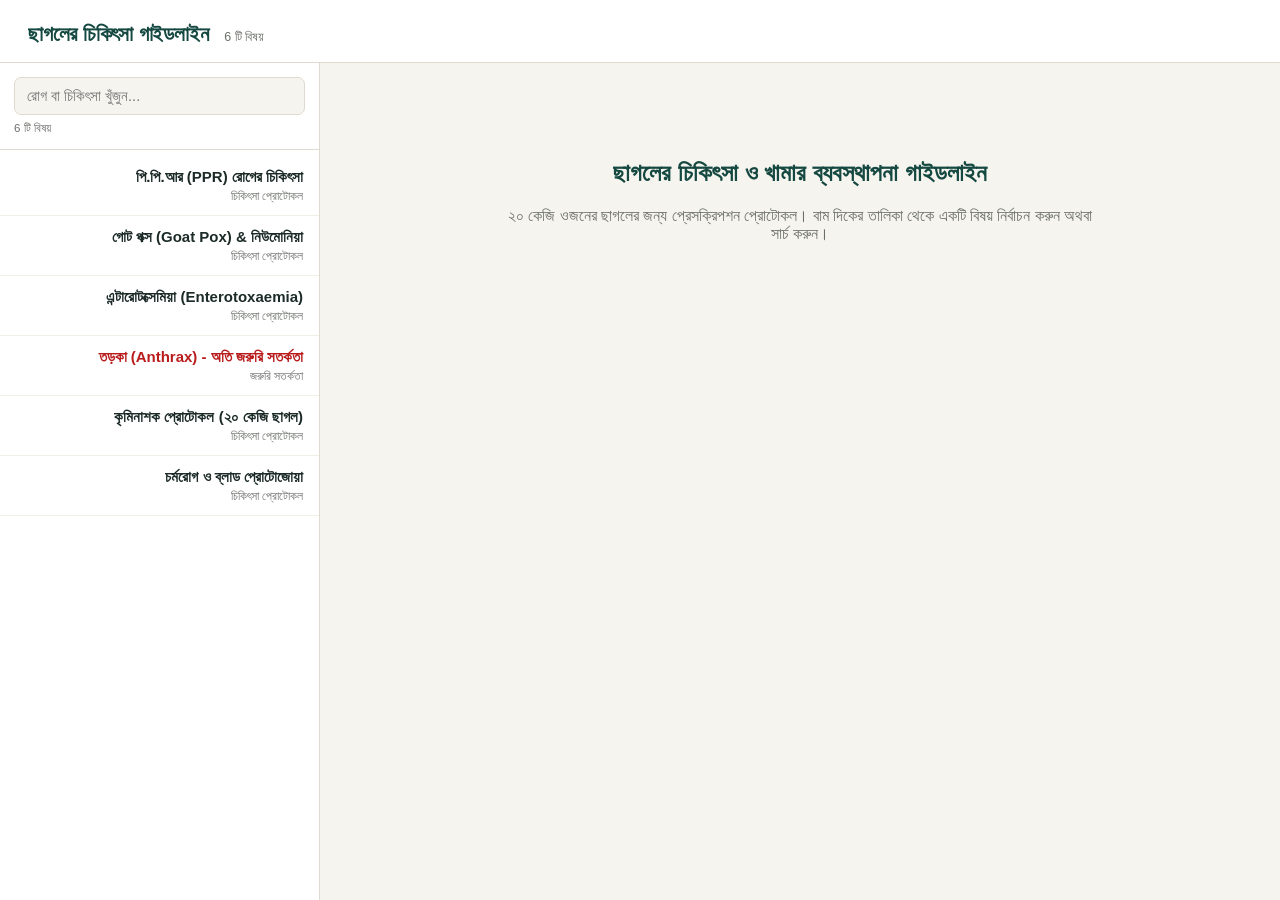
<file: goat.html>
<!DOCTYPE html>
<html lang="bn">
<head>
<meta charset="UTF-8">
<meta name="viewport" content="width=device-width, initial-scale=1.0">
<title>ছাগলের চিকিৎসা গাইডলাইন &mdash; বিস্তারিত তালিকা</title>
<style>
  :root{
    --ink:#1c2b28;
    --paper:#f6f4ee;
    --panel:#ffffff;
    --line:#dedad0;
    --teal:#1f6f66;
    --teal-deep:#144840;
    --clay:#b5652f;
    --muted:#6b6f6a;
    --highlight:#fce8a8;
    --red:#b91c1c;
    --red-light:#fee2e2;
  }
  *{box-sizing:border-box;}
  html,body{height:100%;}
  body{
    margin:0;
    font-family:'Noto Sans Bengali','Segoe UI', Tahoma, Geneva, Verdana, sans-serif;
    background:var(--paper);
    color:var(--ink);
    display:flex;
    flex-direction:column;
  }
  header{
    padding:22px 28px 16px;
    border-bottom:1px solid var(--line);
    background:var(--panel);
    display:flex;
    align-items:baseline;
    gap:16px;
    flex-wrap:wrap;
  }
  header h1{
    font-weight:700;
    letter-spacing:-0.01em;
    font-size:21px;
    margin:0;
    color:var(--teal-deep);
  }
  header .count{
    font-size:12.5px;
    color:var(--muted);
  }
  .layout{
    flex:1;
    display:flex;
    min-height:0;
  }
  .sidebar{
    width:320px;
    min-width:260px;
    border-right:1px solid var(--line);
    background:var(--panel);
    display:flex;
    flex-direction:column;
    min-height:0;
  }
  .search-wrap{
    padding:14px;
    border-bottom:1px solid var(--line);
  }
  .search-wrap input{
    width:100%;
    padding:10px 12px;
    font-size:14.5px;
    font-family:inherit;
    border:1.5px solid var(--line);
    border-radius:7px;
    background:var(--paper);
    color:var(--ink);
    outline:none;
    transition:border-color .15s;
  }
  .search-wrap input:focus{ border-color:var(--teal); }
  .search-meta{
    font-size:11.5px;
    color:var(--muted);
    margin-top:7px;
    display:flex;
    justify-content:space-between;
  }
  .list{
    flex:1;
    overflow-y:auto;
    padding:6px 0 20px;
  }
  .med-item{
    display:block;
    width:100%;
    text-align:right;
    padding:12px 16px;
    border:none;
    background:none;
    cursor:pointer;
    border-bottom:1px solid #f0eee6;
    font-family:inherit;
  }
  .med-item:hover{ background:#f0f6f4; }
  .med-item.active{ background:var(--teal); }
  .med-item.active .med-name{ color:#fff; }
  .med-item.active .med-brand{ color:#dff2ee; }
  .med-name{
    font-size:15px;
    font-weight:700;
    color:var(--ink);
    margin-bottom:3px;
  }
  .med-brand{
    font-size:12px;
    color:var(--muted);
  }
  .med-item.critical .med-name{ color:var(--red); }
  .med-item.critical.active .med-name{ color:#fff; }
  mark{
    background:var(--highlight);
    color:inherit;
    padding:0 1px;
    border-radius:2px;
  }
  .no-results{
    padding:30px 20px;
    text-align:center;
    color:var(--muted);
    font-size:13.5px;
  }
  .content{
    flex:1;
    overflow-y:auto;
    padding:36px 48px;
  }
  .welcome{
    max-width:600px;
    margin:60px auto;
    text-align:center;
    color:var(--muted);
  }
  .welcome h2{
    color:var(--teal-deep);
    font-size:24px;
  }
  .card{ max-width:780px; }
  .card-eyebrow{
    text-transform:uppercase;
    letter-spacing:0.1em;
    font-size:11.5px;
    color:var(--clay);
    font-weight:700;
    margin-bottom:6px;
  }
  .card h2{
    font-size:25px;
    margin:0 0 18px;
    color:var(--teal-deep);
    line-height:1.35;
  }
  .card.critical h2{ color:var(--red); }
  .critical-banner{
    background:var(--red-light);
    border:1px solid #f5cfcf;
    color:var(--red);
    font-weight:700;
    font-size:13.5px;
    padding:8px 14px;
    border-radius:8px;
    display:inline-block;
    margin-bottom:20px;
  }
  .sections{ margin:0; }
  .section-block{
    padding:18px 0;
    border-top:1px solid var(--line);
  }
  .section-block:first-of-type{ border-top:1px solid var(--line); }
  .section-title{
    font-size:12px;
    font-weight:700;
    text-transform:uppercase;
    letter-spacing:0.06em;
    color:var(--teal);
    margin-bottom:10px;
    display:flex;
    align-items:center;
    gap:8px;
  }
  .section-title .dot{
    width:20px; height:20px;
    border-radius:50%;
    display:inline-flex;
    align-items:center;
    justify-content:center;
    font-size:11px;
    font-weight:700;
    color:#fff;
    background:var(--teal);
  }
  .section-block.prevention{
    background:#eef6f4;
    border:1px solid #d9ebe6;
    border-radius:10px;
    padding:16px 18px;
    margin-top:8px;
  }
  .section-block.prevention .section-title .dot{ background:var(--clay); }
  .section-block ul{
    margin:0;
    padding-left:20px;
  }
  .section-block li{
    font-size:15.5px;
    line-height:1.75;
    color:var(--ink);
    margin-bottom:10px;
  }
  .section-block p{
    margin:0;
    font-size:15.5px;
    line-height:1.75;
    color:var(--ink);
  }
  @media (max-width: 760px){
    .content{ padding:22px 16px; }
    .sidebar{ position:absolute; inset:0; z-index:5; width:100%; }
    .sidebar.hidden{ display:none; }
    .layout{ position:relative; }
    .content.hidden{ display:none; }
    .back-btn{ display:inline-flex !important; }
  }
  .back-btn{
    display:none;
    align-items:center;
    gap:6px;
    font-size:13.5px;
    font-weight:600;
    color:var(--teal);
    background:none;
    border:none;
    cursor:pointer;
    margin-bottom:18px;
    padding:0;
  }
  ::-webkit-scrollbar{ width:9px; }
  ::-webkit-scrollbar-thumb{ background:#d8d3c6; border-radius:5px; }
  ::-webkit-scrollbar-track{ background:transparent; }
</style>
</head>
<body>

<header>
  <h1>ছাগলের চিকিৎসা গাইডলাইন</h1>
  <span class="count" id="headerCount">6 টি বিষয়</span>
</header>

<div class="layout">
  <aside class="sidebar" id="sidebar">
    <div class="search-wrap">
      <input type="text" id="searchBox" placeholder="রোগ বা চিকিৎসা খুঁজুন..." autocomplete="off">
      <div class="search-meta">
        <span id="resultCount">6 টি বিষয়</span>
        <span id="clearSearch" style="cursor:pointer; text-decoration:underline; display:none;">clear</span>
      </div>
    </div>
    <div class="list" id="list"></div>
  </aside>

  <main class="content" id="content">
    <div class="welcome">
      <h2>ছাগলের চিকিৎসা ও খামার ব্যবস্থাপনা গাইডলাইন</h2>
      <p>২০ কেজি ওজনের ছাগলের জন্য প্রেসক্রিপশন প্রোটোকল। বাম দিকের তালিকা থেকে একটি বিষয় নির্বাচন করুন অথবা সার্চ করুন।</p>
    </div>
  </main>
</div>

<script>
const DATA = [{"Name": "১. পি.পি.আর (PPR) রোগের চিকিৎসা", "Critical": false, "Treatment": ["অ্যান্টিবায়োটিক: Inj. Ceftriaxone / Oxytetracycline - ২৫০ - ৫০০ মি.গ্রা. IM প্রতিদিন ১ বার (৩-৫ দিন)।", "জ্বর ও ব্যথানাশক: Inj. Meloxicam - ২ মি.লি. IM প্রতিদিন ১ বার (৩ দিন)।", "অ্যান্টিহিস্টামিন: Inj. Pheniramine Maleate - ২ মি.লি. IM প্রতিদিন ১ বার (৩ দিন)।", "সাপোর্ট থেরাপি: প্রচুর ORS স্যালাইন + Zinc Syrup (৫ মি.লি. BD, ৭ দিন)।"], "Prevention": "১ মি.লি. PPR Vaccine চামড়ার নিচে (SC)।", "_id": 0}, {"Name": "২. গোট পক্স (Goat Pox) & নিউমোনিয়া", "Critical": false, "Treatment": ["গোট পক্স অ্যান্টিবায়োটিক: Inj. Ceftriaxone - ২৫০-৫০0 মি.গ্রা. IM (৩-৫ দিন) + ক্ষতস্থানে Povidone Iodine প্রয়োগ।", "নিউমোনিয়া এক্সপেক্টোর্যান্ট: Inj. Bromhexine Hydrochloride (Mentovet) - ২-৩ মি.লি. IM প্রতিদিন ১ বার (৩ দিন)।"], "Prevention": "", "_id": 1}, {"Name": "৩. এন্টারোটক্সেমিয়া (Enterotoxaemia)", "Critical": false, "Treatment": ["অ্যান্টিবায়োটিক: Inj. Oxytetracycline / Penicillin G - ২-৩ মি.লি. IM প্রতিদিন ১ বার (৩ দিন)।", "ডায়রিয়া ও ব্লোট: Trisul/Sulpha-DB (১/৪ বোলাস BD) + Tympanil (১০-১৫ মি.লি. মুখে)।"], "Prevention": "", "_id": 2}, {"Name": "৪. তড়কা (Anthrax) - অতি জরুরি সতর্কতা", "Critical": true, "Treatment": ["চিকিৎসা: Inj. Penicillin G - ৫-১০ মি.লি. IM দিনে ২ বার (৩-৫ দিন)।", "ক্রিটিক্যাল নিয়ম: কোনো অবস্থাতেই পোস্টমর্টেম করা যাবে না। মৃত পশু চুন ও ব্লিচিং পাউডার সহ ৬-৮ ফুট গভীর গর্তে পুঁতে ফেলতে হবে।"], "Prevention": "", "_id": 3}, {"Name": "৫. কৃমিনাশক প্রোটোকল (২০ কেজি ছাগল)", "Critical": false, "Treatment": ["ব্রড স্পেকট্রাম: Levamisole + Triclabendazole (১/৪ বোলাস অথবা ৫-৭ মি.লি. লিকুইড মুখে খালি পেটে)।", "লিভার টনিক: Liver Tonic (Liovet) - ৫ মি.লি. প্রতিদিন ১ বার (৫-৭ দিন)।", "গর্ভবতী ছাগল: Fenbendazole ব্যবহার করা সবচেয়ে নিরাপদ (১/২ এর কম বোলাস)।"], "Prevention": "", "_id": 4}, {"Name": "৬. চর্মরোগ ও ব্লাড প্রোটোজোয়া", "Critical": false, "Treatment": ["স্ক্যাবিস/আঠালি: Inj. Ivermectin - ০.৮ মি.লি. SC (চামড়ার নিচে)। ২১ দিন পর বুস্টার ডোজ।", "ব্লাড প্রোটোজোয়া (লাল প্রস্রাব/জ্বর): Inj. Diminazene Aceturate (Berenil) - ১.৫-২ মি.লি. (গভীর মাংসে) + Inj. Iron Dextran (২-৩ মি.লি.)।"], "Prevention": "", "_id": 5}];

const listEl = document.getElementById('list');
const searchBox = document.getElementById('searchBox');
const resultCount = document.getElementById('resultCount');
const clearSearch = document.getElementById('clearSearch');
const contentEl = document.getElementById('content');
const sidebarEl = document.getElementById('sidebar');

let activeId = null;

function escapeHtml(s){
  return String(s).replace(/[&<>"']/g, c => ({'&':'&amp;','<':'&lt;','>':'&gt;','"':'&quot;',"'":'&#39;'}[c]));
}

function highlight(text, terms){
  if(!terms.length) return escapeHtml(text);
  let escaped = escapeHtml(text);
  terms.forEach(t => {
    if(!t) return;
    const re = new RegExp('(' + t.replace(/[.*+?^${}()|[\]\\]/g,'\\$&') + ')', 'ig');
    escaped = escaped.replace(re, '<mark>$1</mark>');
  });
  return escaped;
}

function shortLabel(name){
  return name.replace(/^[০-৯0-9]+\.\s*/, '');
}

function renderList(items, terms){
  if(items.length === 0){
    listEl.innerHTML = '<div class="no-results">কোনো ফলাফল পাওয়া যায়নি।</div>';
    return;
  }
  listEl.innerHTML = items.map(r => `
    <button class="med-item${r._id === activeId ? ' active' : ''}${r.Critical ? ' critical' : ''}" data-id="${r._id}">
      <div class="med-name">${highlight(shortLabel(r.Name), terms)}</div>
      <div class="med-brand">${r.Critical ? 'জরুরি সতর্কতা' : 'চিকিৎসা প্রোটোকল'}</div>
    </button>
  `).join('');
}

function renderDetail(r){
  activeId = r._id;
  const treatmentItems = r.Treatment.map(t => `<li>${escapeHtml(t)}</li>`).join('');
  const preventionHtml = r.Prevention ? `
    <div class="section-block prevention">
      <div class="section-title"><span class="dot">P</span>প্রতিরোধ</div>
      <p>${escapeHtml(r.Prevention)}</p>
    </div>
  ` : '';

  contentEl.innerHTML = `
    <button class="back-btn" id="backBtn">&larr; তালিকায় ফিরে যান</button>
    <div class="card${r.Critical ? ' critical' : ''}">
      <div class="card-eyebrow">${r.Critical ? 'জরুরি' : 'চিকিৎসা'}</div>
      <h2>${escapeHtml(shortLabel(r.Name))}</h2>
      ${r.Critical ? '<div class="critical-banner">⚠ অতি জরুরি সতর্কতা</div>' : ''}
      <div class="sections">
        <div class="section-block">
          <div class="section-title"><span class="dot">T</span>চিকিৎসা</div>
          <ul>${treatmentItems}</ul>
        </div>
        ${preventionHtml}
      </div>
    </div>
  `;
  document.getElementById('backBtn').addEventListener('click', () => {
    sidebarEl.classList.remove('hidden');
    contentEl.classList.add('hidden');
  });
  applyFilter(searchBox.value, false);
  contentEl.scrollTop = 0;
  if(window.innerWidth <= 760){
    sidebarEl.classList.add('hidden');
    contentEl.classList.remove('hidden');
  }
}

function applyFilter(query, resetScroll){
  const q = query.trim().toLowerCase();
  const terms = q.length ? q.split(/\s+/).filter(Boolean) : [];
  let filtered;
  if(!q){
    filtered = DATA;
  } else {
    filtered = DATA.filter(r => {
      const hay = (r.Name + ' ' + r.Treatment.join(' ') + ' ' + r.Prevention).toLowerCase();
      return terms.every(t => hay.includes(t));
    });
  }
  resultCount.textContent = filtered.length + ' টি বিষয়';
  clearSearch.style.display = q ? 'inline' : 'none';
  renderList(filtered, terms);
  if(resetScroll) listEl.scrollTop = 0;
}

listEl.addEventListener('click', (e) => {
  const btn = e.target.closest('.med-item');
  if(!btn) return;
  const id = parseInt(btn.dataset.id, 10);
  const record = DATA.find(r => r._id === id);
  if(record) renderDetail(record);
});

searchBox.addEventListener('input', () => applyFilter(searchBox.value, true));

clearSearch.addEventListener('click', () => {
  searchBox.value = '';
  applyFilter('', true);
  searchBox.focus();
});

document.addEventListener('keydown', (e) => {
  if(e.key === '/' && document.activeElement !== searchBox){
    e.preventDefault();
    searchBox.focus();
  }
  if(e.key === 'Escape' && document.activeElement === searchBox){
    searchBox.value = '';
    applyFilter('', true);
  }
});

applyFilter('', true);
</script>
</body>
</html>
</file>
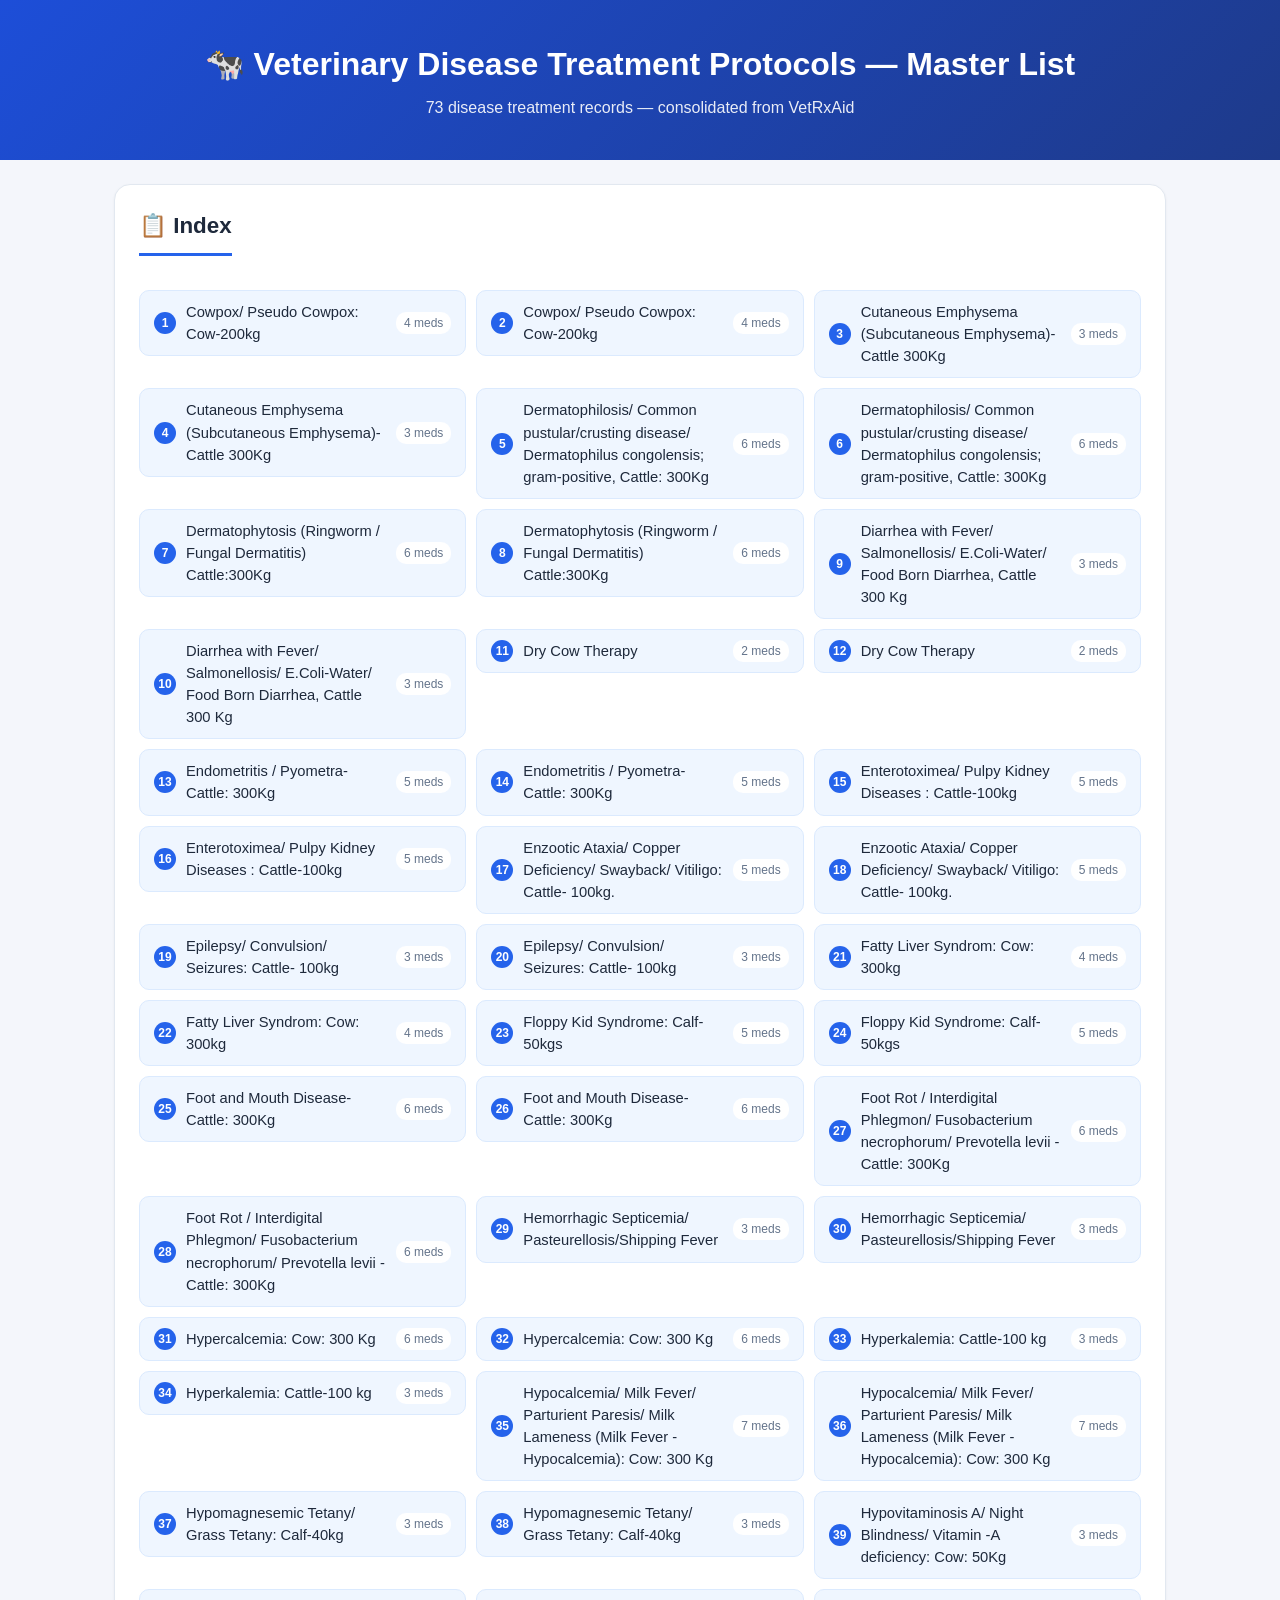
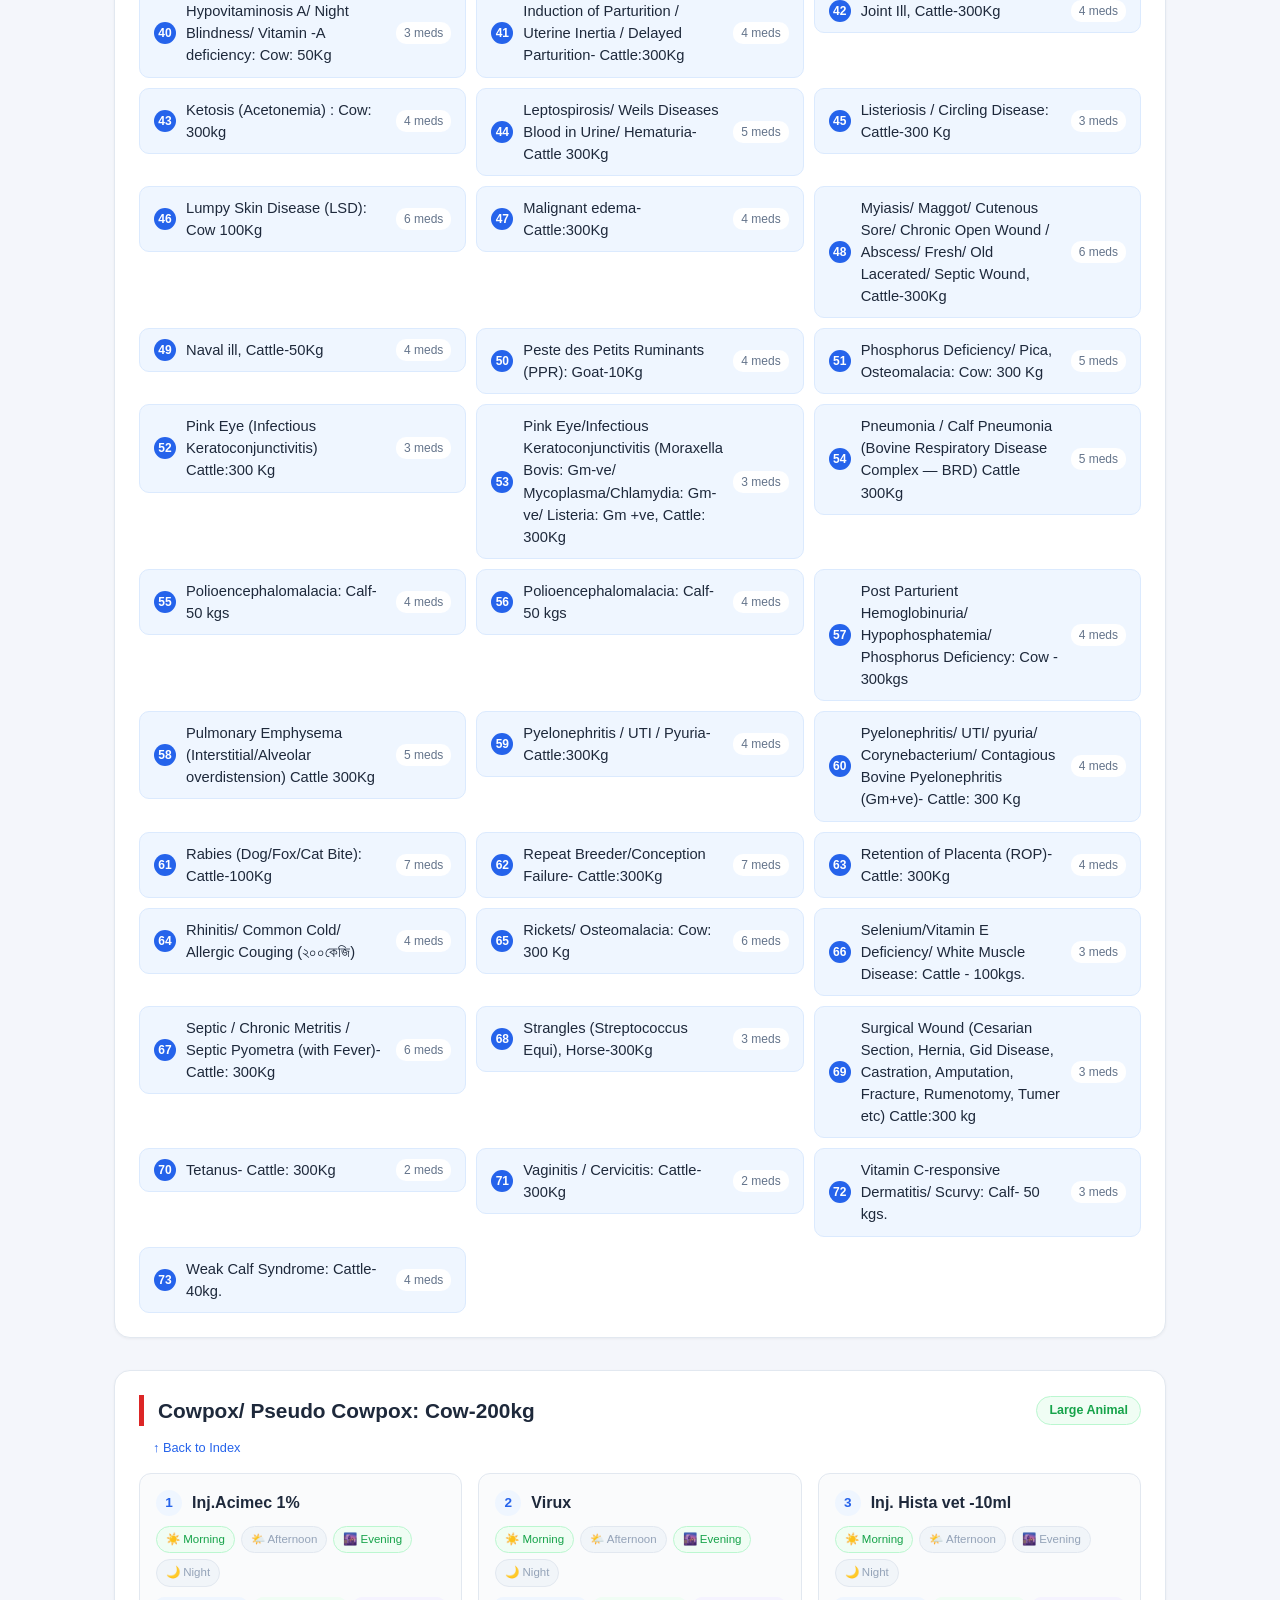
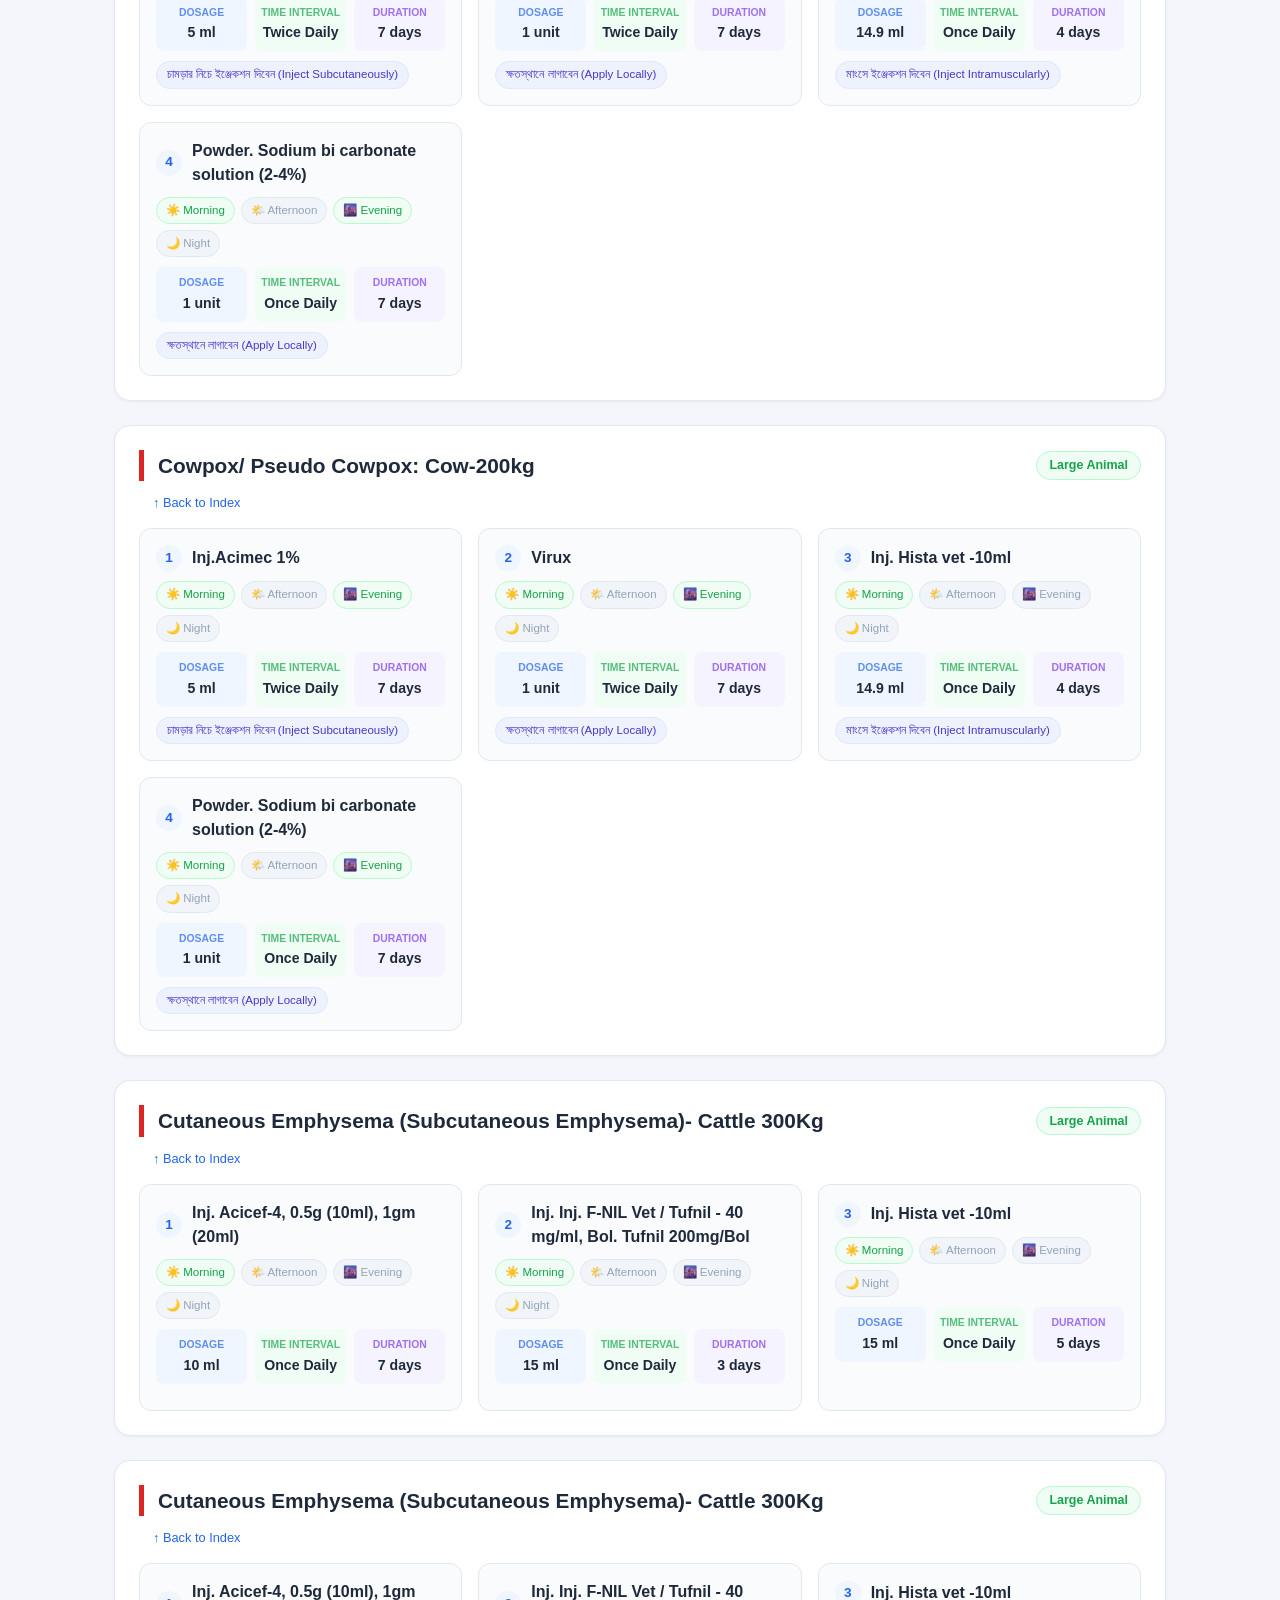
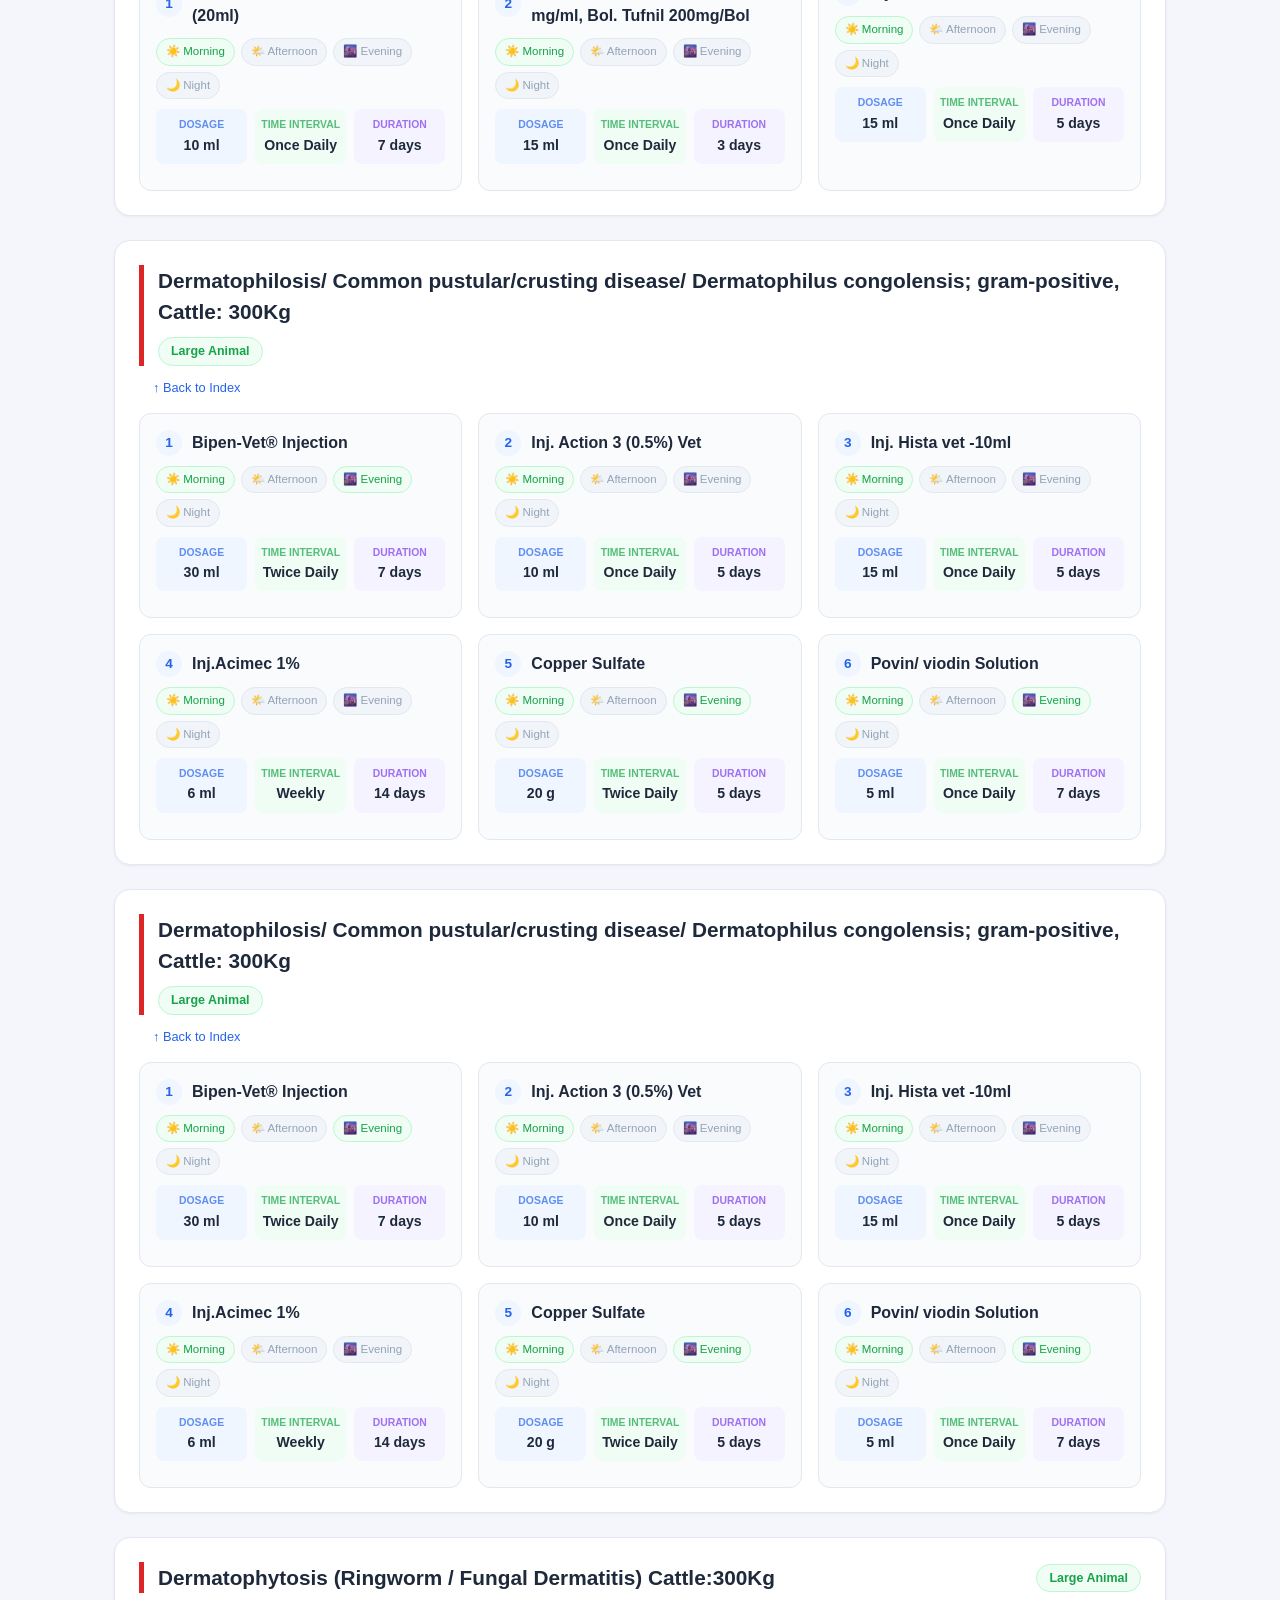
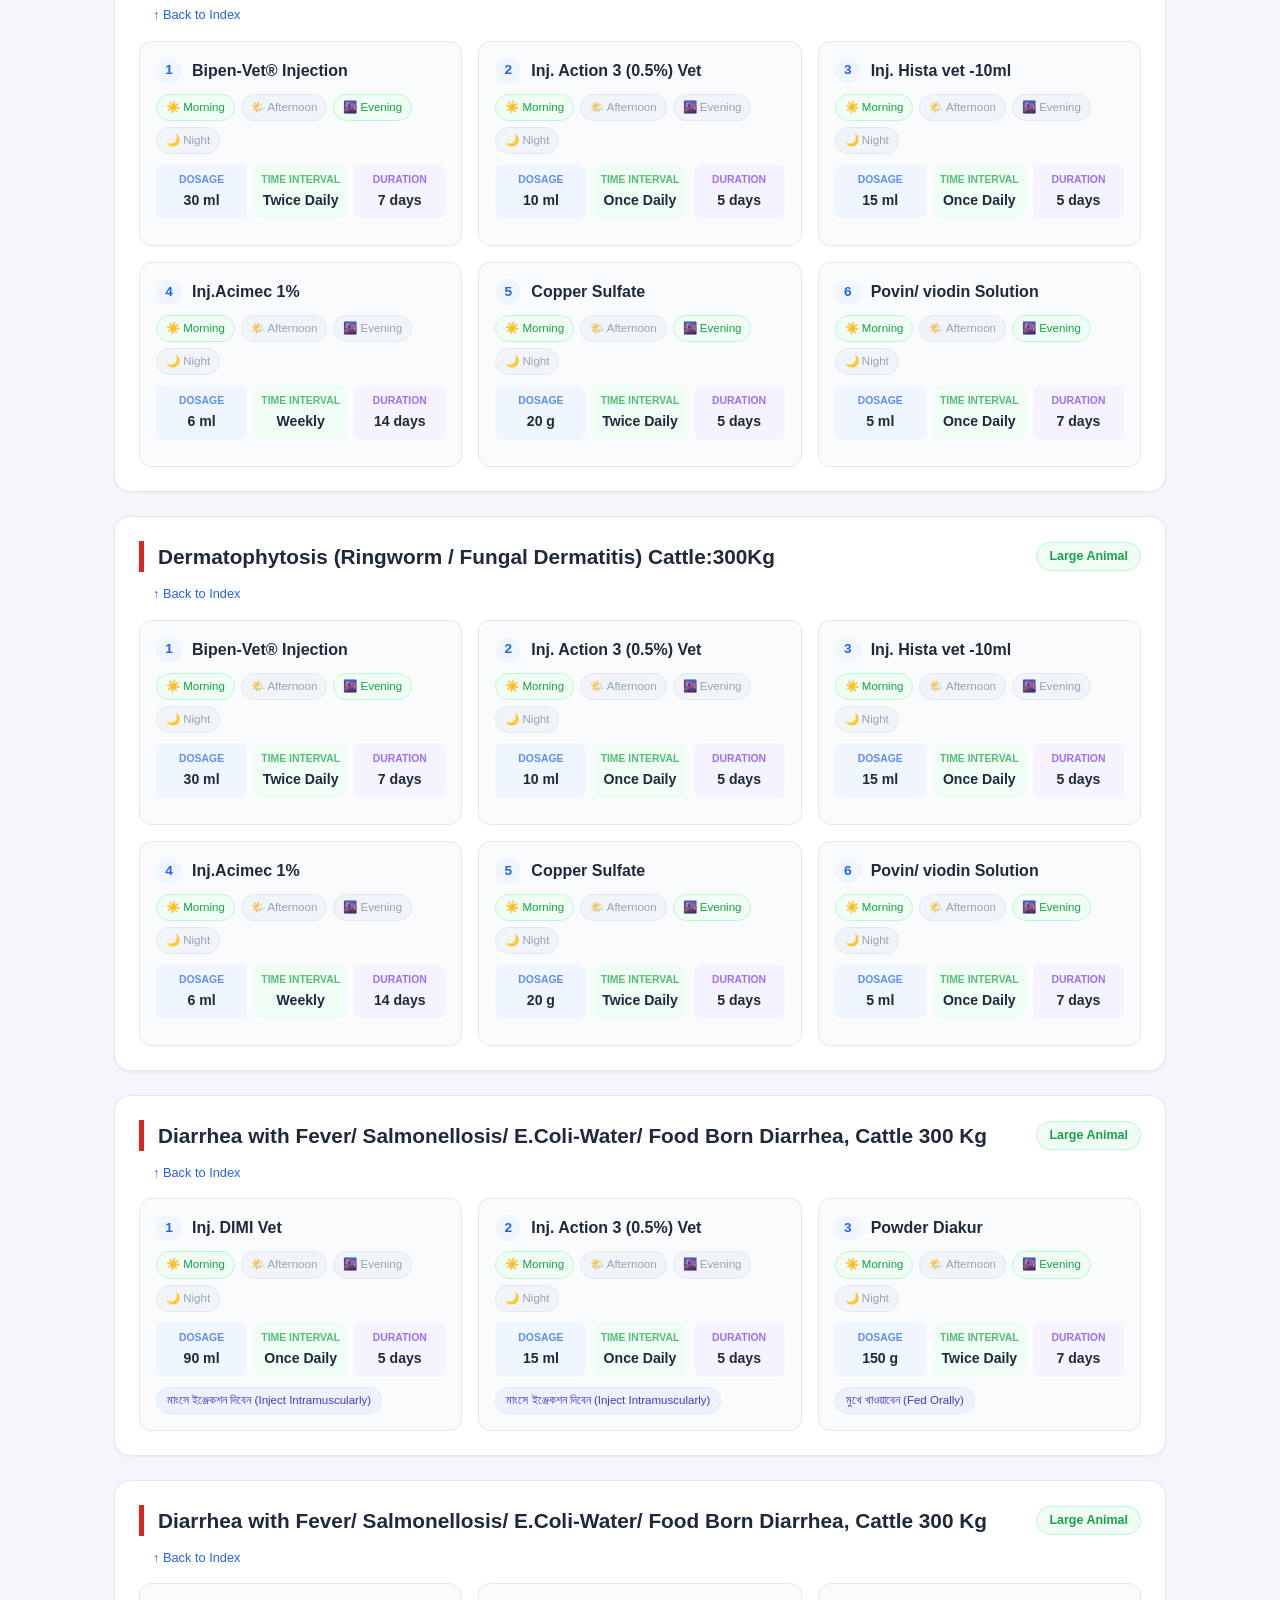
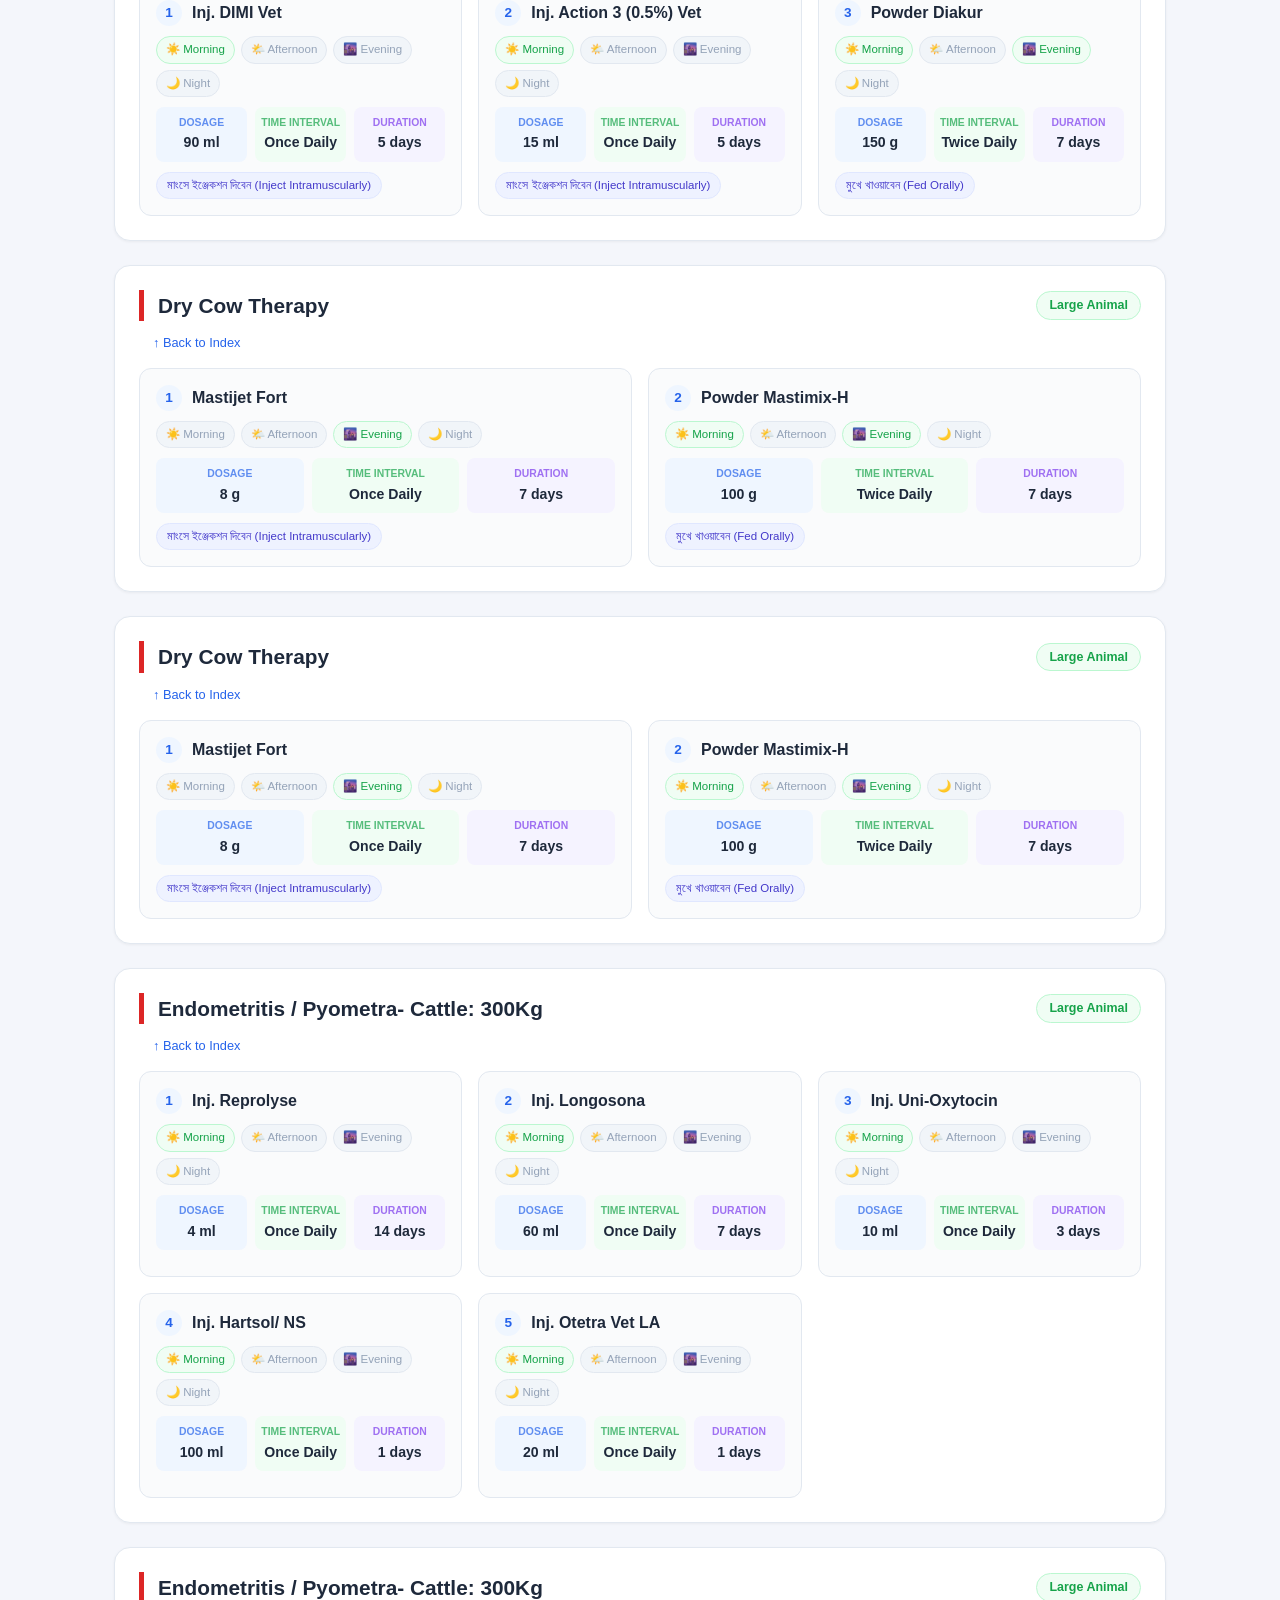
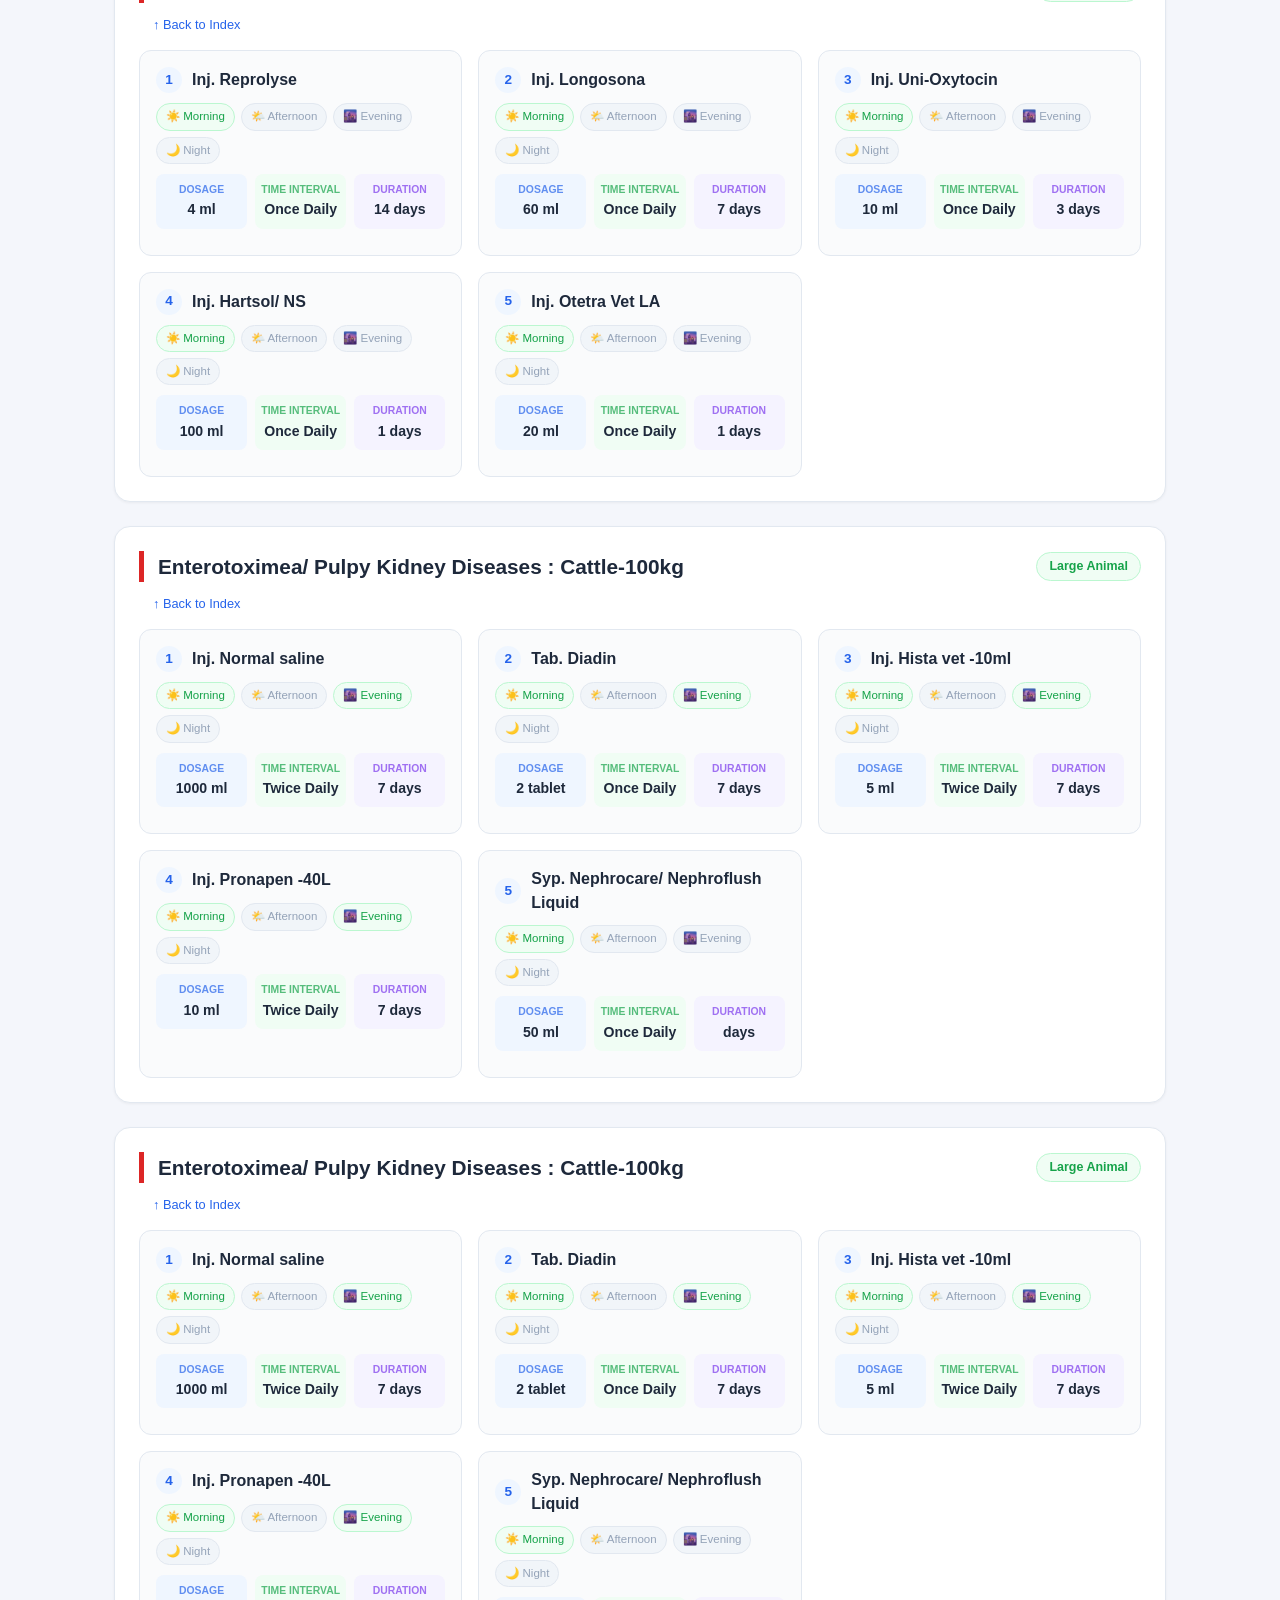
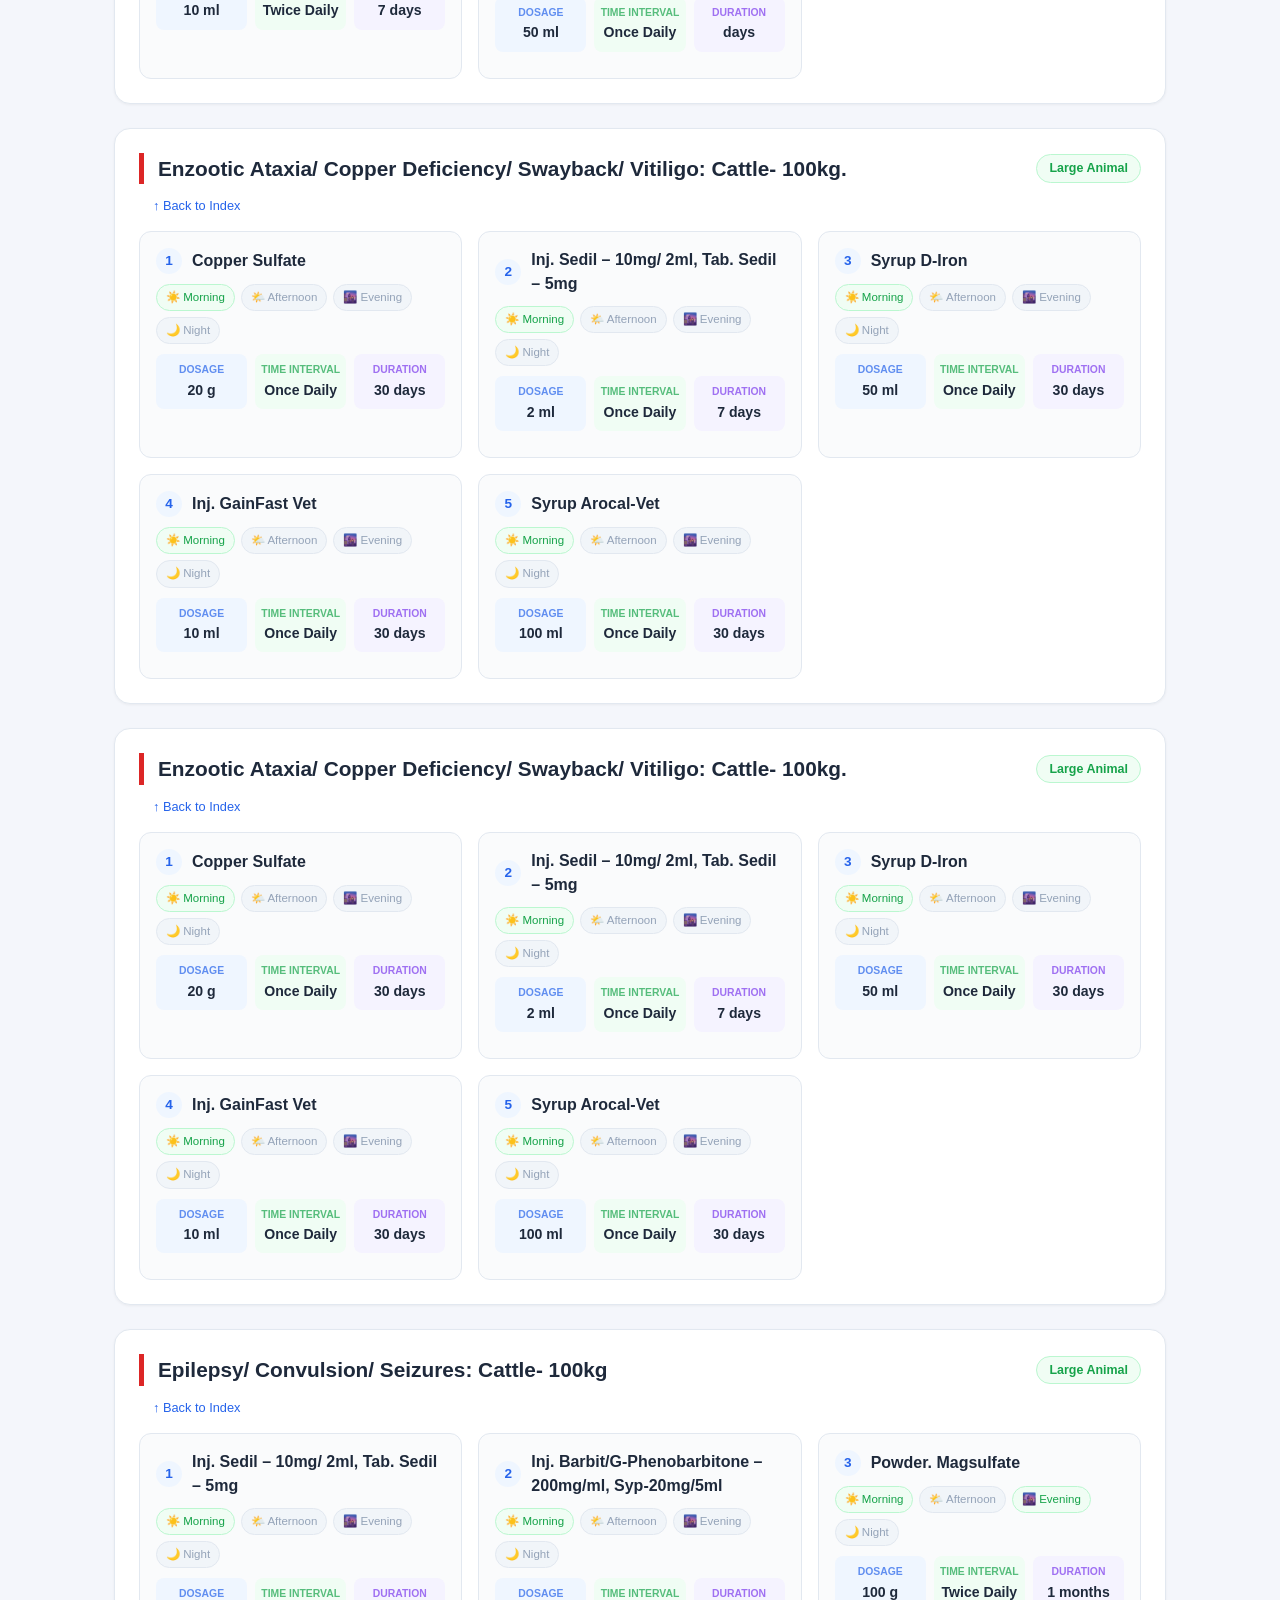
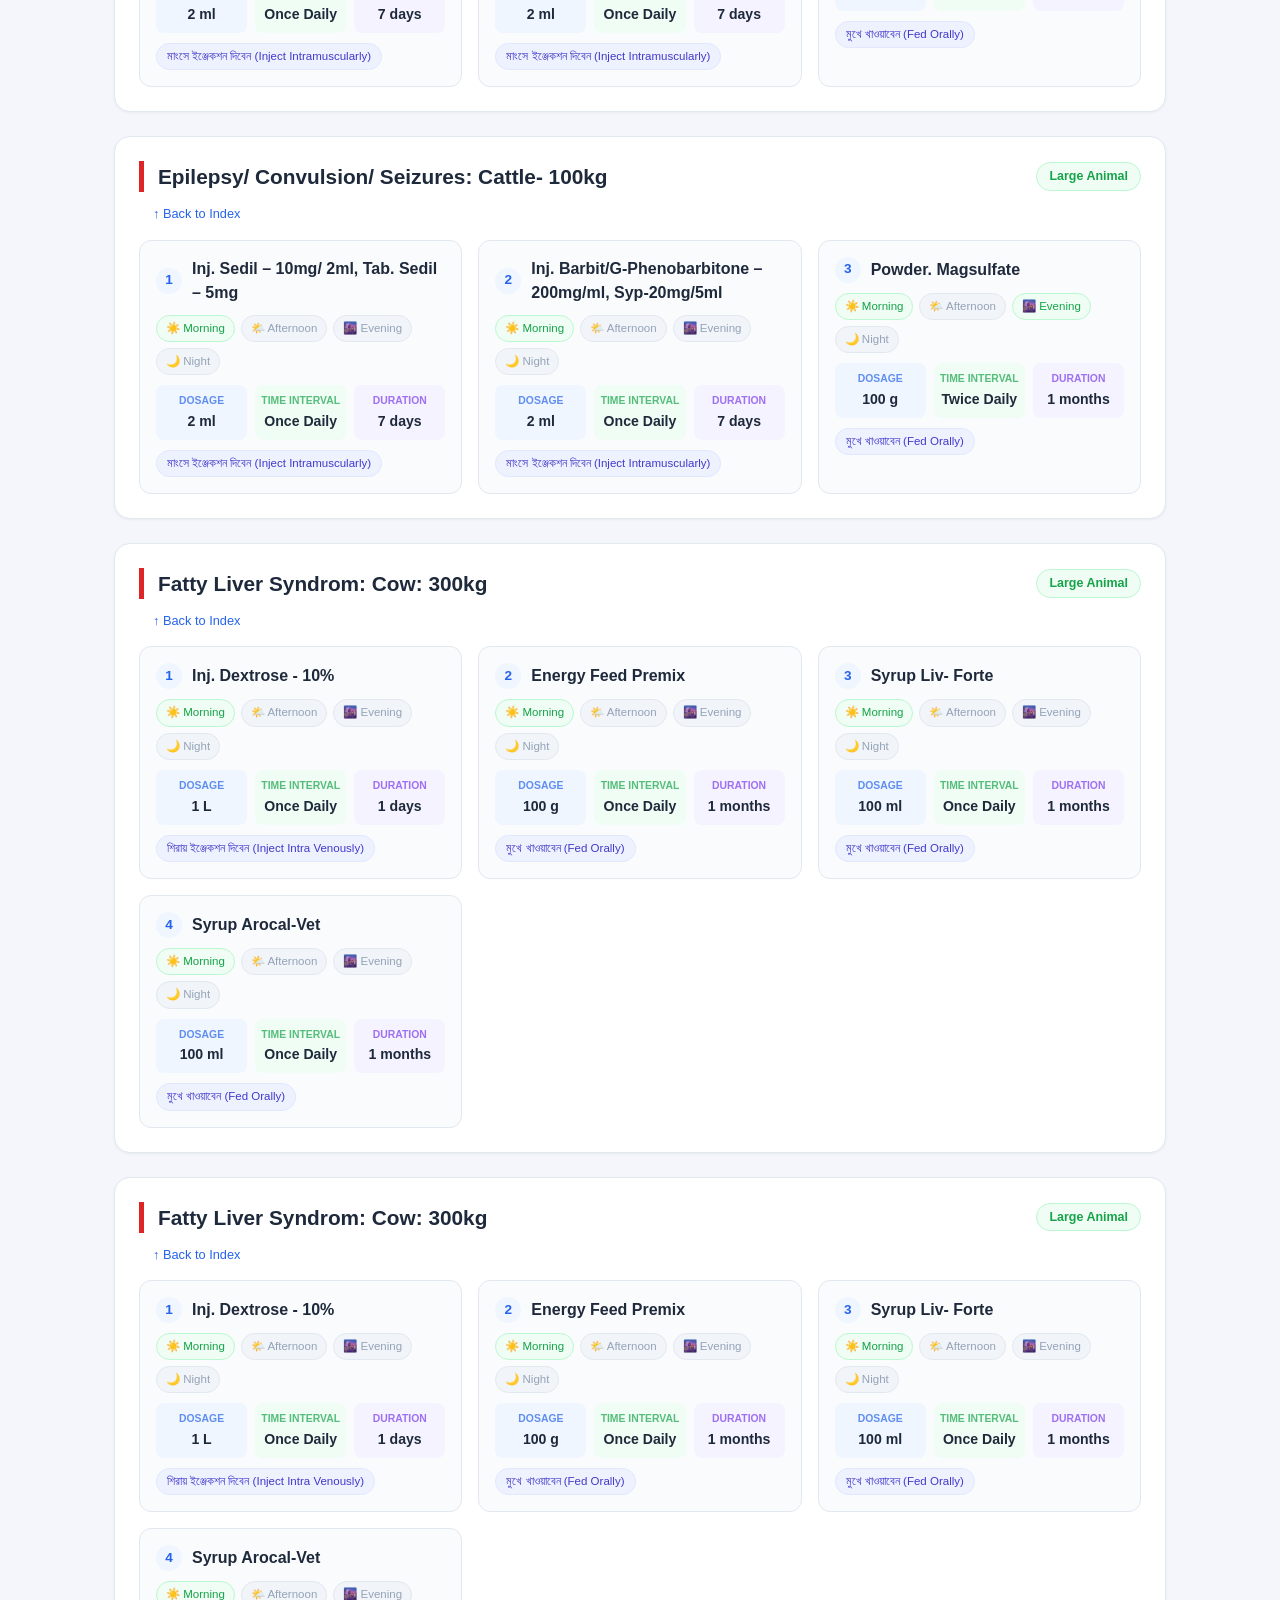
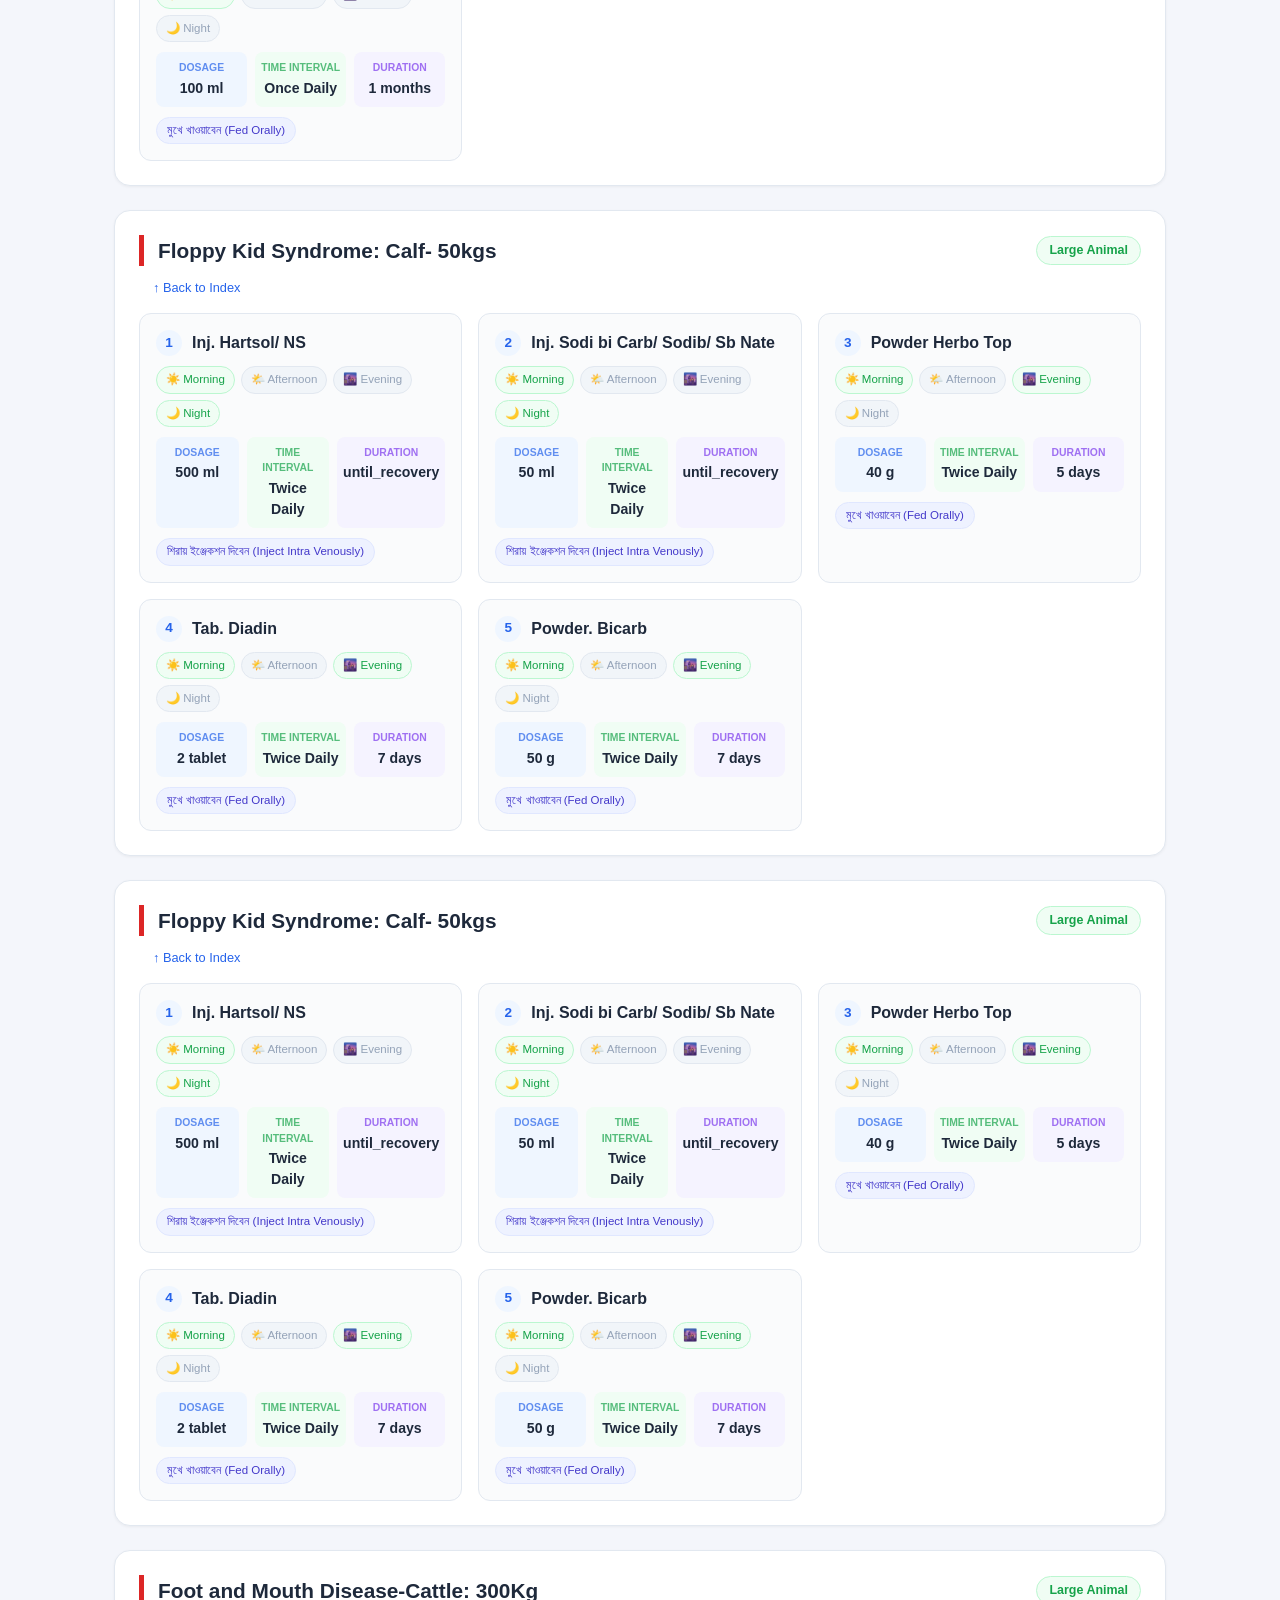
<file: large-animal-prescriptions.html>
<!DOCTYPE html>
<html lang="en">
<head>
<meta charset="UTF-8">
<meta name="viewport" content="width=device-width, initial-scale=1.0">
<title>Veterinary Disease Treatment Protocols</title>
<style>
  :root {
    --bg: #f4f6fb;
    --card: #ffffff;
    --border: #e2e8f0;
    --text: #1e293b;
    --muted: #64748b;
    --blue: #2563eb;
    --blue-light: #eff6ff;
    --green: #16a34a;
    --green-light: #f0fdf4;
    --purple: #7c3aed;
    --purple-light: #f5f3ff;
    --red: #dc2626;
  }
  * { box-sizing: border-box; }
  body {
    margin: 0;
    font-family: -apple-system, BlinkMacSystemFont, 'Segoe UI', Roboto, Helvetica, Arial, sans-serif;
    background: var(--bg);
    color: var(--text);
    line-height: 1.5;
  }
  header.site-header {
    background: linear-gradient(135deg, #1d4ed8, #1e3a8a);
    color: white;
    padding: 40px 24px;
    text-align: center;
  }
  header.site-header h1 {
    margin: 0 0 8px;
    font-size: 2rem;
  }
  header.site-header p {
    margin: 0;
    opacity: 0.9;
  }
  .container {
    max-width: 1100px;
    margin: 0 auto;
    padding: 24px;
  }
  #index {
    background: var(--card);
    border: 1px solid var(--border);
    border-radius: 16px;
    padding: 24px;
    margin-bottom: 32px;
    box-shadow: 0 1px 3px rgba(0,0,0,0.05);
  }
  #index h2 {
    margin-top: 0;
    font-size: 1.4rem;
    border-bottom: 3px solid var(--blue);
    padding-bottom: 10px;
    display: inline-block;
  }
  #index ul {
    list-style: none;
    margin: 16px 0 0;
    padding: 0;
    display: grid;
    grid-template-columns: repeat(auto-fill, minmax(300px, 1fr));
    gap: 10px;
  }
  #index li a {
    display: flex;
    align-items: center;
    gap: 10px;
    text-decoration: none;
    color: var(--text);
    background: var(--blue-light);
    border: 1px solid #dbeafe;
    border-radius: 10px;
    padding: 10px 14px;
    transition: all .15s ease;
  }
  #index li a:hover {
    background: var(--blue);
    color: white;
    transform: translateX(2px);
  }
  .idx-num {
    background: var(--blue);
    color: white;
    font-weight: 700;
    font-size: 0.75rem;
    width: 22px;
    height: 22px;
    border-radius: 50%;
    display: flex;
    align-items: center;
    justify-content: center;
    flex-shrink: 0;
  }
  #index li a:hover .idx-num {
    background: white;
    color: var(--blue);
  }
  .idx-name {
    flex: 1;
    font-size: 0.92rem;
    font-weight: 500;
  }
  .idx-count {
    font-size: 0.75rem;
    color: var(--muted);
    background: white;
    padding: 2px 8px;
    border-radius: 10px;
    flex-shrink: 0;
  }
  #index li a:hover .idx-count {
    color: var(--blue);
  }
  section.disease {
    background: var(--card);
    border: 1px solid var(--border);
    border-radius: 16px;
    padding: 24px;
    margin-bottom: 24px;
    scroll-margin-top: 16px;
    box-shadow: 0 1px 3px rgba(0,0,0,0.05);
  }
  .disease-header {
    display: flex;
    align-items: center;
    justify-content: space-between;
    flex-wrap: wrap;
    gap: 10px;
    border-left: 5px solid var(--red);
    padding-left: 14px;
    margin-bottom: 6px;
  }
  .disease-header h2 {
    margin: 0;
    font-size: 1.3rem;
  }
  .animal-tag {
    background: var(--green-light);
    color: var(--green);
    border: 1px solid #bbf7d0;
    font-size: 0.78rem;
    font-weight: 600;
    padding: 4px 12px;
    border-radius: 20px;
    white-space: nowrap;
  }
  .back-top {
    display: inline-block;
    font-size: 0.8rem;
    color: var(--blue);
    text-decoration: none;
    margin: 6px 0 16px 14px;
  }
  .back-top:hover { text-decoration: underline; }
  .med-grid {
    display: grid;
    grid-template-columns: repeat(auto-fit, minmax(320px, 1fr));
    gap: 16px;
  }
  .med-card {
    border: 1px solid var(--border);
    border-radius: 12px;
    padding: 16px;
    background: #fafbfc;
  }
  .med-header {
    display: flex;
    align-items: center;
    gap: 10px;
    margin-bottom: 10px;
  }
  .med-num {
    background: var(--blue-light);
    color: var(--blue);
    font-weight: 700;
    font-size: 0.85rem;
    width: 26px;
    height: 26px;
    border-radius: 50%;
    display: flex;
    align-items: center;
    justify-content: center;
    flex-shrink: 0;
  }
  .med-header h4 {
    margin: 0;
    font-size: 1rem;
  }
  .sched-row {
    display: flex;
    flex-wrap: wrap;
    gap: 6px;
    margin-bottom: 10px;
  }
  .sched-pill {
    font-size: 0.72rem;
    padding: 4px 9px;
    border-radius: 20px;
    font-weight: 500;
  }
  .sched-on {
    background: var(--green-light);
    color: var(--green);
    border: 1px solid #bbf7d0;
  }
  .sched-off {
    background: #f1f5f9;
    color: #94a3b8;
    border: 1px solid #e2e8f0;
  }
  .stat-grid {
    display: grid;
    grid-template-columns: repeat(3, 1fr);
    gap: 8px;
    margin-bottom: 10px;
  }
  .stat-box {
    border-radius: 8px;
    padding: 8px 6px;
    text-align: center;
  }
  .stat-blue { background: var(--blue-light); }
  .stat-green { background: var(--green-light); }
  .stat-purple { background: var(--purple-light); }
  .stat-label {
    font-size: 0.65rem;
    font-weight: 600;
    text-transform: uppercase;
    opacity: 0.7;
    margin-bottom: 2px;
  }
  .stat-blue .stat-label { color: var(--blue); }
  .stat-green .stat-label { color: var(--green); }
  .stat-purple .stat-label { color: var(--purple); }
  .stat-value {
    font-size: 0.88rem;
    font-weight: 700;
  }
  .routes {
    display: flex;
    flex-wrap: wrap;
    gap: 6px;
  }
  .route-pill {
    background: #eef2ff;
    color: #4338ca;
    border: 1px solid #e0e7ff;
    font-size: 0.72rem;
    padding: 4px 10px;
    border-radius: 20px;
  }
  footer {
    text-align: center;
    color: var(--muted);
    font-size: 0.8rem;
    padding: 24px;
  }
  @media (max-width: 600px) {
    .stat-grid { grid-template-columns: repeat(3, 1fr); }
    .stat-value { font-size: 0.78rem; }
  }
</style>
</head>
<body>

<header class="site-header">
  <h1>🐄 Veterinary Disease Treatment Protocols — Master List</h1>
  <p>73 disease treatment records — consolidated from VetRxAid</p>
</header>

<div class="container">

  <div id="index">
    <h2>📋 Index</h2>
    <ul>
      <li><a href="#d0-cowpox-pseudo-cowpox-cow-200kg"><span class="idx-num">1</span><span class="idx-name">Cowpox/ Pseudo Cowpox: Cow-200kg</span><span class="idx-count">4 meds</span></a></li><li><a href="#d1-cowpox-pseudo-cowpox-cow-200kg"><span class="idx-num">2</span><span class="idx-name">Cowpox/ Pseudo Cowpox: Cow-200kg</span><span class="idx-count">4 meds</span></a></li><li><a href="#d2-cutaneous-emphysema-subcutaneous-emphysema-cattle-"><span class="idx-num">3</span><span class="idx-name">Cutaneous Emphysema (Subcutaneous Emphysema)- Cattle 300Kg</span><span class="idx-count">3 meds</span></a></li><li><a href="#d3-cutaneous-emphysema-subcutaneous-emphysema-cattle-"><span class="idx-num">4</span><span class="idx-name">Cutaneous Emphysema (Subcutaneous Emphysema)- Cattle 300Kg</span><span class="idx-count">3 meds</span></a></li><li><a href="#d4-dermatophilosis-common-pustular-crusting-disease-d"><span class="idx-num">5</span><span class="idx-name">Dermatophilosis/ Common pustular/crusting disease/ Dermatophilus congolensis; gram-positive, Cattle: 300Kg</span><span class="idx-count">6 meds</span></a></li><li><a href="#d5-dermatophilosis-common-pustular-crusting-disease-d"><span class="idx-num">6</span><span class="idx-name">Dermatophilosis/ Common pustular/crusting disease/ Dermatophilus congolensis; gram-positive, Cattle: 300Kg</span><span class="idx-count">6 meds</span></a></li><li><a href="#d6-dermatophytosis-ringworm-fungal-dermatitis-cattle-"><span class="idx-num">7</span><span class="idx-name">Dermatophytosis (Ringworm / Fungal Dermatitis) Cattle:300Kg</span><span class="idx-count">6 meds</span></a></li><li><a href="#d7-dermatophytosis-ringworm-fungal-dermatitis-cattle-"><span class="idx-num">8</span><span class="idx-name">Dermatophytosis (Ringworm / Fungal Dermatitis) Cattle:300Kg</span><span class="idx-count">6 meds</span></a></li><li><a href="#d8-diarrhea-with-fever-salmonellosis-e-coli-water-foo"><span class="idx-num">9</span><span class="idx-name">Diarrhea with Fever/ Salmonellosis/ E.Coli-Water/ Food Born Diarrhea, Cattle 300 Kg</span><span class="idx-count">3 meds</span></a></li><li><a href="#d9-diarrhea-with-fever-salmonellosis-e-coli-water-foo"><span class="idx-num">10</span><span class="idx-name">Diarrhea with Fever/ Salmonellosis/ E.Coli-Water/ Food Born Diarrhea, Cattle 300 Kg</span><span class="idx-count">3 meds</span></a></li><li><a href="#d10-dry-cow-therapy"><span class="idx-num">11</span><span class="idx-name">Dry Cow Therapy</span><span class="idx-count">2 meds</span></a></li><li><a href="#d11-dry-cow-therapy"><span class="idx-num">12</span><span class="idx-name">Dry Cow Therapy</span><span class="idx-count">2 meds</span></a></li><li><a href="#d12-endometritis-pyometra-cattle-300kg"><span class="idx-num">13</span><span class="idx-name">Endometritis / Pyometra- Cattle: 300Kg</span><span class="idx-count">5 meds</span></a></li><li><a href="#d13-endometritis-pyometra-cattle-300kg"><span class="idx-num">14</span><span class="idx-name">Endometritis / Pyometra- Cattle: 300Kg</span><span class="idx-count">5 meds</span></a></li><li><a href="#d14-enterotoximea-pulpy-kidney-diseases-cattle-100kg"><span class="idx-num">15</span><span class="idx-name">Enterotoximea/ Pulpy Kidney Diseases : Cattle-100kg</span><span class="idx-count">5 meds</span></a></li><li><a href="#d15-enterotoximea-pulpy-kidney-diseases-cattle-100kg"><span class="idx-num">16</span><span class="idx-name">Enterotoximea/ Pulpy Kidney Diseases : Cattle-100kg</span><span class="idx-count">5 meds</span></a></li><li><a href="#d16-enzootic-ataxia-copper-deficiency-swayback-vitilig"><span class="idx-num">17</span><span class="idx-name">Enzootic Ataxia/ Copper Deficiency/ Swayback/ Vitiligo: Cattle- 100kg.</span><span class="idx-count">5 meds</span></a></li><li><a href="#d17-enzootic-ataxia-copper-deficiency-swayback-vitilig"><span class="idx-num">18</span><span class="idx-name">Enzootic Ataxia/ Copper Deficiency/ Swayback/ Vitiligo: Cattle- 100kg.</span><span class="idx-count">5 meds</span></a></li><li><a href="#d18-epilepsy-convulsion-seizures-cattle-100kg"><span class="idx-num">19</span><span class="idx-name">Epilepsy/ Convulsion/ Seizures: Cattle- 100kg</span><span class="idx-count">3 meds</span></a></li><li><a href="#d19-epilepsy-convulsion-seizures-cattle-100kg"><span class="idx-num">20</span><span class="idx-name">Epilepsy/ Convulsion/ Seizures: Cattle- 100kg</span><span class="idx-count">3 meds</span></a></li><li><a href="#d20-fatty-liver-syndrom-cow-300kg"><span class="idx-num">21</span><span class="idx-name">Fatty Liver Syndrom: Cow: 300kg</span><span class="idx-count">4 meds</span></a></li><li><a href="#d21-fatty-liver-syndrom-cow-300kg"><span class="idx-num">22</span><span class="idx-name">Fatty Liver Syndrom: Cow: 300kg</span><span class="idx-count">4 meds</span></a></li><li><a href="#d22-floppy-kid-syndrome-calf-50kgs"><span class="idx-num">23</span><span class="idx-name">Floppy Kid Syndrome: Calf- 50kgs</span><span class="idx-count">5 meds</span></a></li><li><a href="#d23-floppy-kid-syndrome-calf-50kgs"><span class="idx-num">24</span><span class="idx-name">Floppy Kid Syndrome: Calf- 50kgs</span><span class="idx-count">5 meds</span></a></li><li><a href="#d24-foot-and-mouth-disease-cattle-300kg"><span class="idx-num">25</span><span class="idx-name">Foot and Mouth Disease-Cattle: 300Kg</span><span class="idx-count">6 meds</span></a></li><li><a href="#d25-foot-and-mouth-disease-cattle-300kg"><span class="idx-num">26</span><span class="idx-name">Foot and Mouth Disease-Cattle: 300Kg</span><span class="idx-count">6 meds</span></a></li><li><a href="#d26-foot-rot-interdigital-phlegmon-fusobacterium-necro"><span class="idx-num">27</span><span class="idx-name">Foot Rot / Interdigital Phlegmon/ Fusobacterium necrophorum/ Prevotella levii - Cattle: 300Kg</span><span class="idx-count">6 meds</span></a></li><li><a href="#d27-foot-rot-interdigital-phlegmon-fusobacterium-necro"><span class="idx-num">28</span><span class="idx-name">Foot Rot / Interdigital Phlegmon/ Fusobacterium necrophorum/ Prevotella levii - Cattle: 300Kg</span><span class="idx-count">6 meds</span></a></li><li><a href="#d28-hemorrhagic-septicemia-pasteurellosis-shipping-fev"><span class="idx-num">29</span><span class="idx-name">Hemorrhagic Septicemia/ Pasteurellosis/Shipping Fever</span><span class="idx-count">3 meds</span></a></li><li><a href="#d29-hemorrhagic-septicemia-pasteurellosis-shipping-fev"><span class="idx-num">30</span><span class="idx-name">Hemorrhagic Septicemia/ Pasteurellosis/Shipping Fever</span><span class="idx-count">3 meds</span></a></li><li><a href="#d30-hypercalcemia-cow-300-kg"><span class="idx-num">31</span><span class="idx-name">Hypercalcemia: Cow: 300 Kg</span><span class="idx-count">6 meds</span></a></li><li><a href="#d31-hypercalcemia-cow-300-kg"><span class="idx-num">32</span><span class="idx-name">Hypercalcemia: Cow: 300 Kg</span><span class="idx-count">6 meds</span></a></li><li><a href="#d32-hyperkalemia-cattle-100-kg"><span class="idx-num">33</span><span class="idx-name">Hyperkalemia: Cattle-100 kg</span><span class="idx-count">3 meds</span></a></li><li><a href="#d33-hyperkalemia-cattle-100-kg"><span class="idx-num">34</span><span class="idx-name">Hyperkalemia: Cattle-100 kg</span><span class="idx-count">3 meds</span></a></li><li><a href="#d34-hypocalcemia-milk-fever-parturient-paresis-milk-la"><span class="idx-num">35</span><span class="idx-name">Hypocalcemia/ Milk Fever/ Parturient Paresis/ Milk Lameness (Milk Fever - Hypocalcemia): Cow: 300 Kg</span><span class="idx-count">7 meds</span></a></li><li><a href="#d35-hypocalcemia-milk-fever-parturient-paresis-milk-la"><span class="idx-num">36</span><span class="idx-name">Hypocalcemia/ Milk Fever/ Parturient Paresis/ Milk Lameness (Milk Fever - Hypocalcemia): Cow: 300 Kg</span><span class="idx-count">7 meds</span></a></li><li><a href="#d36-hypomagnesemic-tetany-grass-tetany-calf-40kg"><span class="idx-num">37</span><span class="idx-name">Hypomagnesemic Tetany/ Grass Tetany: Calf-40kg</span><span class="idx-count">3 meds</span></a></li><li><a href="#d37-hypomagnesemic-tetany-grass-tetany-calf-40kg"><span class="idx-num">38</span><span class="idx-name">Hypomagnesemic Tetany/ Grass Tetany: Calf-40kg</span><span class="idx-count">3 meds</span></a></li><li><a href="#d38-hypovitaminosis-a-night-blindness-vitamin-a-defici"><span class="idx-num">39</span><span class="idx-name">Hypovitaminosis A/ Night Blindness/ Vitamin -A deficiency: Cow: 50Kg</span><span class="idx-count">3 meds</span></a></li><li><a href="#d39-hypovitaminosis-a-night-blindness-vitamin-a-defici"><span class="idx-num">40</span><span class="idx-name">Hypovitaminosis A/ Night Blindness/ Vitamin -A deficiency: Cow: 50Kg</span><span class="idx-count">3 meds</span></a></li><li><a href="#d40-induction-of-parturition-uterine-inertia-delayed-p"><span class="idx-num">41</span><span class="idx-name">Induction of Parturition / Uterine Inertia / Delayed Parturition- Cattle:300Kg</span><span class="idx-count">4 meds</span></a></li><li><a href="#d41-joint-ill-cattle-300kg"><span class="idx-num">42</span><span class="idx-name">Joint Ill, Cattle-300Kg</span><span class="idx-count">4 meds</span></a></li><li><a href="#d42-ketosis-acetonemia-cow-300kg"><span class="idx-num">43</span><span class="idx-name">Ketosis (Acetonemia) : Cow: 300kg</span><span class="idx-count">4 meds</span></a></li><li><a href="#d43-leptospirosis-weils-diseases-blood-in-urine-hematu"><span class="idx-num">44</span><span class="idx-name">Leptospirosis/ Weils Diseases Blood in Urine/ Hematuria-Cattle 300Kg</span><span class="idx-count">5 meds</span></a></li><li><a href="#d44-listeriosis-circling-disease-cattle-300-kg"><span class="idx-num">45</span><span class="idx-name">Listeriosis / Circling Disease: Cattle-300 Kg</span><span class="idx-count">3 meds</span></a></li><li><a href="#d45-lumpy-skin-disease-lsd-cow-100kg"><span class="idx-num">46</span><span class="idx-name">Lumpy Skin Disease (LSD): Cow 100Kg</span><span class="idx-count">6 meds</span></a></li><li><a href="#d46-malignant-edema-cattle-300kg"><span class="idx-num">47</span><span class="idx-name">Malignant edema- Cattle:300Kg</span><span class="idx-count">4 meds</span></a></li><li><a href="#d47-myiasis-maggot-cutenous-sore-chronic-open-wound-ab"><span class="idx-num">48</span><span class="idx-name">Myiasis/ Maggot/ Cutenous Sore/ Chronic Open Wound / Abscess/ Fresh/ Old Lacerated/ Septic Wound, Cattle-300Kg</span><span class="idx-count">6 meds</span></a></li><li><a href="#d48-naval-ill-cattle-50kg"><span class="idx-num">49</span><span class="idx-name">Naval ill, Cattle-50Kg</span><span class="idx-count">4 meds</span></a></li><li><a href="#d49-peste-des-petits-ruminants-ppr-goat-10kg"><span class="idx-num">50</span><span class="idx-name">Peste des Petits Ruminants (PPR): Goat-10Kg</span><span class="idx-count">4 meds</span></a></li><li><a href="#d50-phosphorus-deficiency-pica-osteomalacia-cow-300-kg"><span class="idx-num">51</span><span class="idx-name">Phosphorus Deficiency/ Pica, Osteomalacia: Cow: 300 Kg</span><span class="idx-count">5 meds</span></a></li><li><a href="#d51-pink-eye-infectious-keratoconjunctivitis-cattle-30"><span class="idx-num">52</span><span class="idx-name">Pink Eye (Infectious Keratoconjunctivitis) Cattle:300 Kg</span><span class="idx-count">3 meds</span></a></li><li><a href="#d52-pink-eye-infectious-keratoconjunctivitis-moraxella"><span class="idx-num">53</span><span class="idx-name">Pink Eye/Infectious Keratoconjunctivitis (Moraxella Bovis: Gm-ve/ Mycoplasma/Chlamydia: Gm-ve/ Listeria: Gm +ve, Cattle: 300Kg</span><span class="idx-count">3 meds</span></a></li><li><a href="#d53-pneumonia-calf-pneumonia-bovine-respiratory-diseas"><span class="idx-num">54</span><span class="idx-name">Pneumonia / Calf Pneumonia (Bovine Respiratory Disease Complex — BRD) Cattle 300Kg</span><span class="idx-count">5 meds</span></a></li><li><a href="#d54-polioencephalomalacia-calf-50-kgs"><span class="idx-num">55</span><span class="idx-name">Polioencephalomalacia: Calf- 50 kgs</span><span class="idx-count">4 meds</span></a></li><li><a href="#d55-polioencephalomalacia-calf-50-kgs"><span class="idx-num">56</span><span class="idx-name">Polioencephalomalacia: Calf- 50 kgs</span><span class="idx-count">4 meds</span></a></li><li><a href="#d56-post-parturient-hemoglobinuria-hypophosphatemia-ph"><span class="idx-num">57</span><span class="idx-name">Post Parturient Hemoglobinuria/ Hypophosphatemia/ Phosphorus Deficiency: Cow - 300kgs</span><span class="idx-count">4 meds</span></a></li><li><a href="#d57-pulmonary-emphysema-interstitial-alveolar-overdist"><span class="idx-num">58</span><span class="idx-name">Pulmonary Emphysema (Interstitial/Alveolar overdistension) Cattle 300Kg</span><span class="idx-count">5 meds</span></a></li><li><a href="#d58-pyelonephritis-uti-pyuria-cattle-300kg"><span class="idx-num">59</span><span class="idx-name">Pyelonephritis / UTI / Pyuria- Cattle:300Kg</span><span class="idx-count">4 meds</span></a></li><li><a href="#d59-pyelonephritis-uti-pyuria-corynebacterium-contagio"><span class="idx-num">60</span><span class="idx-name">Pyelonephritis/ UTI/ pyuria/ Corynebacterium/ Contagious Bovine Pyelonephritis (Gm+ve)- Cattle: 300 Kg</span><span class="idx-count">4 meds</span></a></li><li><a href="#d60-rabies-dog-fox-cat-bite-cattle-100kg"><span class="idx-num">61</span><span class="idx-name">Rabies (Dog/Fox/Cat Bite): Cattle-100Kg</span><span class="idx-count">7 meds</span></a></li><li><a href="#d61-repeat-breeder-conception-failure-cattle-300kg"><span class="idx-num">62</span><span class="idx-name">Repeat Breeder/Conception Failure- Cattle:300Kg</span><span class="idx-count">7 meds</span></a></li><li><a href="#d62-retention-of-placenta-rop-cattle-300kg"><span class="idx-num">63</span><span class="idx-name">Retention of Placenta (ROP)- Cattle: 300Kg</span><span class="idx-count">4 meds</span></a></li><li><a href="#d63-rhinitis-common-cold-allergic-couging"><span class="idx-num">64</span><span class="idx-name">Rhinitis/ Common Cold/ Allergic Couging (২০০কেজি)</span><span class="idx-count">4 meds</span></a></li><li><a href="#d64-rickets-osteomalacia-cow-300-kg"><span class="idx-num">65</span><span class="idx-name">Rickets/ Osteomalacia: Cow: 300 Kg</span><span class="idx-count">6 meds</span></a></li><li><a href="#d65-selenium-vitamin-e-deficiency-white-muscle-disease"><span class="idx-num">66</span><span class="idx-name">Selenium/Vitamin E Deficiency/ White Muscle Disease: Cattle - 100kgs.</span><span class="idx-count">3 meds</span></a></li><li><a href="#d66-septic-chronic-metritis-septic-pyometra-with-fever"><span class="idx-num">67</span><span class="idx-name">Septic / Chronic Metritis / Septic Pyometra (with Fever)- Cattle: 300Kg</span><span class="idx-count">6 meds</span></a></li><li><a href="#d67-strangles-streptococcus-equi-horse-300kg"><span class="idx-num">68</span><span class="idx-name">Strangles (Streptococcus Equi), Horse-300Kg</span><span class="idx-count">3 meds</span></a></li><li><a href="#d68-surgical-wound-cesarian-section-hernia-gid-disease"><span class="idx-num">69</span><span class="idx-name">Surgical Wound (Cesarian Section, Hernia, Gid Disease, Castration, Amputation, Fracture, Rumenotomy, Tumer etc) Cattle:300 kg</span><span class="idx-count">3 meds</span></a></li><li><a href="#d69-tetanus-cattle-300kg"><span class="idx-num">70</span><span class="idx-name">Tetanus- Cattle: 300Kg</span><span class="idx-count">2 meds</span></a></li><li><a href="#d70-vaginitis-cervicitis-cattle-300kg"><span class="idx-num">71</span><span class="idx-name">Vaginitis / Cervicitis: Cattle-300Kg</span><span class="idx-count">2 meds</span></a></li><li><a href="#d71-vitamin-c-responsive-dermatitis-scurvy-calf-50-kgs"><span class="idx-num">72</span><span class="idx-name">Vitamin C-responsive Dermatitis/ Scurvy: Calf- 50 kgs.</span><span class="idx-count">3 meds</span></a></li><li><a href="#d72-weak-calf-syndrome-cattle-40kg"><span class="idx-num">73</span><span class="idx-name">Weak Calf Syndrome: Cattle- 40kg.</span><span class="idx-count">4 meds</span></a></li>
    </ul>
  </div>

  
  <section class="disease" id="d0-cowpox-pseudo-cowpox-cow-200kg">
    <div class="disease-header">
      <h2>Cowpox/ Pseudo Cowpox: Cow-200kg</h2>
      <span class="animal-tag">Large Animal</span>
    </div>
    <a class="back-top" href="#index">↑ Back to Index</a>
    <div class="med-grid">
      
    <div class="med-card">
      <div class="med-header"><span class="med-num">1</span><h4>Inj.Acimec 1%</h4></div>
      <div class="sched-row"><span class="sched-pill sched-on">☀️ Morning</span><span class="sched-pill sched-off">🌤️ Afternoon</span><span class="sched-pill sched-on">🌆 Evening</span><span class="sched-pill sched-off">🌙 Night</span></div>
      <div class="stat-grid"><div class="stat-box stat-blue"><div class="stat-label">Dosage</div><div class="stat-value">5 ml</div></div><div class="stat-box stat-green"><div class="stat-label">Time Interval</div><div class="stat-value">Twice Daily</div></div><div class="stat-box stat-purple"><div class="stat-label">Duration</div><div class="stat-value">7 days</div></div></div>
      <div class="routes"><span class="route-pill">চামড়ার নিচে ইঞ্জেকশন দিবেন (Inject Subcutaneously)</span></div>
    </div>
    <div class="med-card">
      <div class="med-header"><span class="med-num">2</span><h4>Virux</h4></div>
      <div class="sched-row"><span class="sched-pill sched-on">☀️ Morning</span><span class="sched-pill sched-off">🌤️ Afternoon</span><span class="sched-pill sched-on">🌆 Evening</span><span class="sched-pill sched-off">🌙 Night</span></div>
      <div class="stat-grid"><div class="stat-box stat-blue"><div class="stat-label">Dosage</div><div class="stat-value">1 unit</div></div><div class="stat-box stat-green"><div class="stat-label">Time Interval</div><div class="stat-value">Twice Daily</div></div><div class="stat-box stat-purple"><div class="stat-label">Duration</div><div class="stat-value">7 days</div></div></div>
      <div class="routes"><span class="route-pill">ক্ষতস্থানে লাগাবেন (Apply Locally)</span></div>
    </div>
    <div class="med-card">
      <div class="med-header"><span class="med-num">3</span><h4>Inj. Hista vet -10ml</h4></div>
      <div class="sched-row"><span class="sched-pill sched-on">☀️ Morning</span><span class="sched-pill sched-off">🌤️ Afternoon</span><span class="sched-pill sched-off">🌆 Evening</span><span class="sched-pill sched-off">🌙 Night</span></div>
      <div class="stat-grid"><div class="stat-box stat-blue"><div class="stat-label">Dosage</div><div class="stat-value">14.9 ml</div></div><div class="stat-box stat-green"><div class="stat-label">Time Interval</div><div class="stat-value">Once Daily</div></div><div class="stat-box stat-purple"><div class="stat-label">Duration</div><div class="stat-value">4 days</div></div></div>
      <div class="routes"><span class="route-pill">মাংসে ইঞ্জেকশন দিবেন (Inject Intramuscularly)</span></div>
    </div>
    <div class="med-card">
      <div class="med-header"><span class="med-num">4</span><h4>Powder. Sodium bi carbonate solution (2-4%)</h4></div>
      <div class="sched-row"><span class="sched-pill sched-on">☀️ Morning</span><span class="sched-pill sched-off">🌤️ Afternoon</span><span class="sched-pill sched-on">🌆 Evening</span><span class="sched-pill sched-off">🌙 Night</span></div>
      <div class="stat-grid"><div class="stat-box stat-blue"><div class="stat-label">Dosage</div><div class="stat-value">1 unit</div></div><div class="stat-box stat-green"><div class="stat-label">Time Interval</div><div class="stat-value">Once Daily</div></div><div class="stat-box stat-purple"><div class="stat-label">Duration</div><div class="stat-value">7 days</div></div></div>
      <div class="routes"><span class="route-pill">ক্ষতস্থানে লাগাবেন (Apply Locally)</span></div>
    </div>
    </div>
  </section>
  <section class="disease" id="d1-cowpox-pseudo-cowpox-cow-200kg">
    <div class="disease-header">
      <h2>Cowpox/ Pseudo Cowpox: Cow-200kg</h2>
      <span class="animal-tag">Large Animal</span>
    </div>
    <a class="back-top" href="#index">↑ Back to Index</a>
    <div class="med-grid">
      
    <div class="med-card">
      <div class="med-header"><span class="med-num">1</span><h4>Inj.Acimec 1%</h4></div>
      <div class="sched-row"><span class="sched-pill sched-on">☀️ Morning</span><span class="sched-pill sched-off">🌤️ Afternoon</span><span class="sched-pill sched-on">🌆 Evening</span><span class="sched-pill sched-off">🌙 Night</span></div>
      <div class="stat-grid"><div class="stat-box stat-blue"><div class="stat-label">Dosage</div><div class="stat-value">5 ml</div></div><div class="stat-box stat-green"><div class="stat-label">Time Interval</div><div class="stat-value">Twice Daily</div></div><div class="stat-box stat-purple"><div class="stat-label">Duration</div><div class="stat-value">7 days</div></div></div>
      <div class="routes"><span class="route-pill">চামড়ার নিচে ইঞ্জেকশন দিবেন (Inject Subcutaneously)</span></div>
    </div>
    <div class="med-card">
      <div class="med-header"><span class="med-num">2</span><h4>Virux</h4></div>
      <div class="sched-row"><span class="sched-pill sched-on">☀️ Morning</span><span class="sched-pill sched-off">🌤️ Afternoon</span><span class="sched-pill sched-on">🌆 Evening</span><span class="sched-pill sched-off">🌙 Night</span></div>
      <div class="stat-grid"><div class="stat-box stat-blue"><div class="stat-label">Dosage</div><div class="stat-value">1 unit</div></div><div class="stat-box stat-green"><div class="stat-label">Time Interval</div><div class="stat-value">Twice Daily</div></div><div class="stat-box stat-purple"><div class="stat-label">Duration</div><div class="stat-value">7 days</div></div></div>
      <div class="routes"><span class="route-pill">ক্ষতস্থানে লাগাবেন (Apply Locally)</span></div>
    </div>
    <div class="med-card">
      <div class="med-header"><span class="med-num">3</span><h4>Inj. Hista vet -10ml</h4></div>
      <div class="sched-row"><span class="sched-pill sched-on">☀️ Morning</span><span class="sched-pill sched-off">🌤️ Afternoon</span><span class="sched-pill sched-off">🌆 Evening</span><span class="sched-pill sched-off">🌙 Night</span></div>
      <div class="stat-grid"><div class="stat-box stat-blue"><div class="stat-label">Dosage</div><div class="stat-value">14.9 ml</div></div><div class="stat-box stat-green"><div class="stat-label">Time Interval</div><div class="stat-value">Once Daily</div></div><div class="stat-box stat-purple"><div class="stat-label">Duration</div><div class="stat-value">4 days</div></div></div>
      <div class="routes"><span class="route-pill">মাংসে ইঞ্জেকশন দিবেন (Inject Intramuscularly)</span></div>
    </div>
    <div class="med-card">
      <div class="med-header"><span class="med-num">4</span><h4>Powder. Sodium bi carbonate solution (2-4%)</h4></div>
      <div class="sched-row"><span class="sched-pill sched-on">☀️ Morning</span><span class="sched-pill sched-off">🌤️ Afternoon</span><span class="sched-pill sched-on">🌆 Evening</span><span class="sched-pill sched-off">🌙 Night</span></div>
      <div class="stat-grid"><div class="stat-box stat-blue"><div class="stat-label">Dosage</div><div class="stat-value">1 unit</div></div><div class="stat-box stat-green"><div class="stat-label">Time Interval</div><div class="stat-value">Once Daily</div></div><div class="stat-box stat-purple"><div class="stat-label">Duration</div><div class="stat-value">7 days</div></div></div>
      <div class="routes"><span class="route-pill">ক্ষতস্থানে লাগাবেন (Apply Locally)</span></div>
    </div>
    </div>
  </section>
  <section class="disease" id="d2-cutaneous-emphysema-subcutaneous-emphysema-cattle-">
    <div class="disease-header">
      <h2>Cutaneous Emphysema (Subcutaneous Emphysema)- Cattle 300Kg</h2>
      <span class="animal-tag">Large Animal</span>
    </div>
    <a class="back-top" href="#index">↑ Back to Index</a>
    <div class="med-grid">
      
    <div class="med-card">
      <div class="med-header"><span class="med-num">1</span><h4>Inj. Acicef-4, 0.5g (10ml), 1gm (20ml)</h4></div>
      <div class="sched-row"><span class="sched-pill sched-on">☀️ Morning</span><span class="sched-pill sched-off">🌤️ Afternoon</span><span class="sched-pill sched-off">🌆 Evening</span><span class="sched-pill sched-off">🌙 Night</span></div>
      <div class="stat-grid"><div class="stat-box stat-blue"><div class="stat-label">Dosage</div><div class="stat-value">10 ml</div></div><div class="stat-box stat-green"><div class="stat-label">Time Interval</div><div class="stat-value">Once Daily</div></div><div class="stat-box stat-purple"><div class="stat-label">Duration</div><div class="stat-value">7 days</div></div></div>
      
    </div>
    <div class="med-card">
      <div class="med-header"><span class="med-num">2</span><h4>Inj. Inj. F-NIL Vet / Tufnil - 40 mg/ml, 
Bol. Tufnil 200mg/Bol</h4></div>
      <div class="sched-row"><span class="sched-pill sched-on">☀️ Morning</span><span class="sched-pill sched-off">🌤️ Afternoon</span><span class="sched-pill sched-off">🌆 Evening</span><span class="sched-pill sched-off">🌙 Night</span></div>
      <div class="stat-grid"><div class="stat-box stat-blue"><div class="stat-label">Dosage</div><div class="stat-value">15 ml</div></div><div class="stat-box stat-green"><div class="stat-label">Time Interval</div><div class="stat-value">Once Daily</div></div><div class="stat-box stat-purple"><div class="stat-label">Duration</div><div class="stat-value">3 days</div></div></div>
      
    </div>
    <div class="med-card">
      <div class="med-header"><span class="med-num">3</span><h4>Inj. Hista vet -10ml</h4></div>
      <div class="sched-row"><span class="sched-pill sched-on">☀️ Morning</span><span class="sched-pill sched-off">🌤️ Afternoon</span><span class="sched-pill sched-off">🌆 Evening</span><span class="sched-pill sched-off">🌙 Night</span></div>
      <div class="stat-grid"><div class="stat-box stat-blue"><div class="stat-label">Dosage</div><div class="stat-value">15 ml</div></div><div class="stat-box stat-green"><div class="stat-label">Time Interval</div><div class="stat-value">Once Daily</div></div><div class="stat-box stat-purple"><div class="stat-label">Duration</div><div class="stat-value">5 days</div></div></div>
      
    </div>
    </div>
  </section>
  <section class="disease" id="d3-cutaneous-emphysema-subcutaneous-emphysema-cattle-">
    <div class="disease-header">
      <h2>Cutaneous Emphysema (Subcutaneous Emphysema)- Cattle 300Kg</h2>
      <span class="animal-tag">Large Animal</span>
    </div>
    <a class="back-top" href="#index">↑ Back to Index</a>
    <div class="med-grid">
      
    <div class="med-card">
      <div class="med-header"><span class="med-num">1</span><h4>Inj. Acicef-4, 0.5g (10ml), 1gm (20ml)</h4></div>
      <div class="sched-row"><span class="sched-pill sched-on">☀️ Morning</span><span class="sched-pill sched-off">🌤️ Afternoon</span><span class="sched-pill sched-off">🌆 Evening</span><span class="sched-pill sched-off">🌙 Night</span></div>
      <div class="stat-grid"><div class="stat-box stat-blue"><div class="stat-label">Dosage</div><div class="stat-value">10 ml</div></div><div class="stat-box stat-green"><div class="stat-label">Time Interval</div><div class="stat-value">Once Daily</div></div><div class="stat-box stat-purple"><div class="stat-label">Duration</div><div class="stat-value">7 days</div></div></div>
      
    </div>
    <div class="med-card">
      <div class="med-header"><span class="med-num">2</span><h4>Inj. Inj. F-NIL Vet / Tufnil - 40 mg/ml, 
Bol. Tufnil 200mg/Bol</h4></div>
      <div class="sched-row"><span class="sched-pill sched-on">☀️ Morning</span><span class="sched-pill sched-off">🌤️ Afternoon</span><span class="sched-pill sched-off">🌆 Evening</span><span class="sched-pill sched-off">🌙 Night</span></div>
      <div class="stat-grid"><div class="stat-box stat-blue"><div class="stat-label">Dosage</div><div class="stat-value">15 ml</div></div><div class="stat-box stat-green"><div class="stat-label">Time Interval</div><div class="stat-value">Once Daily</div></div><div class="stat-box stat-purple"><div class="stat-label">Duration</div><div class="stat-value">3 days</div></div></div>
      
    </div>
    <div class="med-card">
      <div class="med-header"><span class="med-num">3</span><h4>Inj. Hista vet -10ml</h4></div>
      <div class="sched-row"><span class="sched-pill sched-on">☀️ Morning</span><span class="sched-pill sched-off">🌤️ Afternoon</span><span class="sched-pill sched-off">🌆 Evening</span><span class="sched-pill sched-off">🌙 Night</span></div>
      <div class="stat-grid"><div class="stat-box stat-blue"><div class="stat-label">Dosage</div><div class="stat-value">15 ml</div></div><div class="stat-box stat-green"><div class="stat-label">Time Interval</div><div class="stat-value">Once Daily</div></div><div class="stat-box stat-purple"><div class="stat-label">Duration</div><div class="stat-value">5 days</div></div></div>
      
    </div>
    </div>
  </section>
  <section class="disease" id="d4-dermatophilosis-common-pustular-crusting-disease-d">
    <div class="disease-header">
      <h2>Dermatophilosis/ Common pustular/crusting disease/ Dermatophilus congolensis; gram-positive, Cattle: 300Kg</h2>
      <span class="animal-tag">Large Animal</span>
    </div>
    <a class="back-top" href="#index">↑ Back to Index</a>
    <div class="med-grid">
      
    <div class="med-card">
      <div class="med-header"><span class="med-num">1</span><h4>Bipen-Vet® Injection</h4></div>
      <div class="sched-row"><span class="sched-pill sched-on">☀️ Morning</span><span class="sched-pill sched-off">🌤️ Afternoon</span><span class="sched-pill sched-on">🌆 Evening</span><span class="sched-pill sched-off">🌙 Night</span></div>
      <div class="stat-grid"><div class="stat-box stat-blue"><div class="stat-label">Dosage</div><div class="stat-value">30 ml</div></div><div class="stat-box stat-green"><div class="stat-label">Time Interval</div><div class="stat-value">Twice Daily</div></div><div class="stat-box stat-purple"><div class="stat-label">Duration</div><div class="stat-value">7 days</div></div></div>
      
    </div>
    <div class="med-card">
      <div class="med-header"><span class="med-num">2</span><h4>Inj. Action 3 (0.5%) Vet</h4></div>
      <div class="sched-row"><span class="sched-pill sched-on">☀️ Morning</span><span class="sched-pill sched-off">🌤️ Afternoon</span><span class="sched-pill sched-off">🌆 Evening</span><span class="sched-pill sched-off">🌙 Night</span></div>
      <div class="stat-grid"><div class="stat-box stat-blue"><div class="stat-label">Dosage</div><div class="stat-value">10 ml</div></div><div class="stat-box stat-green"><div class="stat-label">Time Interval</div><div class="stat-value">Once Daily</div></div><div class="stat-box stat-purple"><div class="stat-label">Duration</div><div class="stat-value">5 days</div></div></div>
      
    </div>
    <div class="med-card">
      <div class="med-header"><span class="med-num">3</span><h4>Inj. Hista vet -10ml</h4></div>
      <div class="sched-row"><span class="sched-pill sched-on">☀️ Morning</span><span class="sched-pill sched-off">🌤️ Afternoon</span><span class="sched-pill sched-off">🌆 Evening</span><span class="sched-pill sched-off">🌙 Night</span></div>
      <div class="stat-grid"><div class="stat-box stat-blue"><div class="stat-label">Dosage</div><div class="stat-value">15 ml</div></div><div class="stat-box stat-green"><div class="stat-label">Time Interval</div><div class="stat-value">Once Daily</div></div><div class="stat-box stat-purple"><div class="stat-label">Duration</div><div class="stat-value">5 days</div></div></div>
      
    </div>
    <div class="med-card">
      <div class="med-header"><span class="med-num">4</span><h4>Inj.Acimec 1%</h4></div>
      <div class="sched-row"><span class="sched-pill sched-on">☀️ Morning</span><span class="sched-pill sched-off">🌤️ Afternoon</span><span class="sched-pill sched-off">🌆 Evening</span><span class="sched-pill sched-off">🌙 Night</span></div>
      <div class="stat-grid"><div class="stat-box stat-blue"><div class="stat-label">Dosage</div><div class="stat-value">6 ml</div></div><div class="stat-box stat-green"><div class="stat-label">Time Interval</div><div class="stat-value">Weekly</div></div><div class="stat-box stat-purple"><div class="stat-label">Duration</div><div class="stat-value">14 days</div></div></div>
      
    </div>
    <div class="med-card">
      <div class="med-header"><span class="med-num">5</span><h4>Copper Sulfate</h4></div>
      <div class="sched-row"><span class="sched-pill sched-on">☀️ Morning</span><span class="sched-pill sched-off">🌤️ Afternoon</span><span class="sched-pill sched-on">🌆 Evening</span><span class="sched-pill sched-off">🌙 Night</span></div>
      <div class="stat-grid"><div class="stat-box stat-blue"><div class="stat-label">Dosage</div><div class="stat-value">20 g</div></div><div class="stat-box stat-green"><div class="stat-label">Time Interval</div><div class="stat-value">Twice Daily</div></div><div class="stat-box stat-purple"><div class="stat-label">Duration</div><div class="stat-value">5 days</div></div></div>
      
    </div>
    <div class="med-card">
      <div class="med-header"><span class="med-num">6</span><h4>Povin/ viodin Solution</h4></div>
      <div class="sched-row"><span class="sched-pill sched-on">☀️ Morning</span><span class="sched-pill sched-off">🌤️ Afternoon</span><span class="sched-pill sched-on">🌆 Evening</span><span class="sched-pill sched-off">🌙 Night</span></div>
      <div class="stat-grid"><div class="stat-box stat-blue"><div class="stat-label">Dosage</div><div class="stat-value">5 ml</div></div><div class="stat-box stat-green"><div class="stat-label">Time Interval</div><div class="stat-value">Once Daily</div></div><div class="stat-box stat-purple"><div class="stat-label">Duration</div><div class="stat-value">7 days</div></div></div>
      
    </div>
    </div>
  </section>
  <section class="disease" id="d5-dermatophilosis-common-pustular-crusting-disease-d">
    <div class="disease-header">
      <h2>Dermatophilosis/ Common pustular/crusting disease/ Dermatophilus congolensis; gram-positive, Cattle: 300Kg</h2>
      <span class="animal-tag">Large Animal</span>
    </div>
    <a class="back-top" href="#index">↑ Back to Index</a>
    <div class="med-grid">
      
    <div class="med-card">
      <div class="med-header"><span class="med-num">1</span><h4>Bipen-Vet® Injection</h4></div>
      <div class="sched-row"><span class="sched-pill sched-on">☀️ Morning</span><span class="sched-pill sched-off">🌤️ Afternoon</span><span class="sched-pill sched-on">🌆 Evening</span><span class="sched-pill sched-off">🌙 Night</span></div>
      <div class="stat-grid"><div class="stat-box stat-blue"><div class="stat-label">Dosage</div><div class="stat-value">30 ml</div></div><div class="stat-box stat-green"><div class="stat-label">Time Interval</div><div class="stat-value">Twice Daily</div></div><div class="stat-box stat-purple"><div class="stat-label">Duration</div><div class="stat-value">7 days</div></div></div>
      
    </div>
    <div class="med-card">
      <div class="med-header"><span class="med-num">2</span><h4>Inj. Action 3 (0.5%) Vet</h4></div>
      <div class="sched-row"><span class="sched-pill sched-on">☀️ Morning</span><span class="sched-pill sched-off">🌤️ Afternoon</span><span class="sched-pill sched-off">🌆 Evening</span><span class="sched-pill sched-off">🌙 Night</span></div>
      <div class="stat-grid"><div class="stat-box stat-blue"><div class="stat-label">Dosage</div><div class="stat-value">10 ml</div></div><div class="stat-box stat-green"><div class="stat-label">Time Interval</div><div class="stat-value">Once Daily</div></div><div class="stat-box stat-purple"><div class="stat-label">Duration</div><div class="stat-value">5 days</div></div></div>
      
    </div>
    <div class="med-card">
      <div class="med-header"><span class="med-num">3</span><h4>Inj. Hista vet -10ml</h4></div>
      <div class="sched-row"><span class="sched-pill sched-on">☀️ Morning</span><span class="sched-pill sched-off">🌤️ Afternoon</span><span class="sched-pill sched-off">🌆 Evening</span><span class="sched-pill sched-off">🌙 Night</span></div>
      <div class="stat-grid"><div class="stat-box stat-blue"><div class="stat-label">Dosage</div><div class="stat-value">15 ml</div></div><div class="stat-box stat-green"><div class="stat-label">Time Interval</div><div class="stat-value">Once Daily</div></div><div class="stat-box stat-purple"><div class="stat-label">Duration</div><div class="stat-value">5 days</div></div></div>
      
    </div>
    <div class="med-card">
      <div class="med-header"><span class="med-num">4</span><h4>Inj.Acimec 1%</h4></div>
      <div class="sched-row"><span class="sched-pill sched-on">☀️ Morning</span><span class="sched-pill sched-off">🌤️ Afternoon</span><span class="sched-pill sched-off">🌆 Evening</span><span class="sched-pill sched-off">🌙 Night</span></div>
      <div class="stat-grid"><div class="stat-box stat-blue"><div class="stat-label">Dosage</div><div class="stat-value">6 ml</div></div><div class="stat-box stat-green"><div class="stat-label">Time Interval</div><div class="stat-value">Weekly</div></div><div class="stat-box stat-purple"><div class="stat-label">Duration</div><div class="stat-value">14 days</div></div></div>
      
    </div>
    <div class="med-card">
      <div class="med-header"><span class="med-num">5</span><h4>Copper Sulfate</h4></div>
      <div class="sched-row"><span class="sched-pill sched-on">☀️ Morning</span><span class="sched-pill sched-off">🌤️ Afternoon</span><span class="sched-pill sched-on">🌆 Evening</span><span class="sched-pill sched-off">🌙 Night</span></div>
      <div class="stat-grid"><div class="stat-box stat-blue"><div class="stat-label">Dosage</div><div class="stat-value">20 g</div></div><div class="stat-box stat-green"><div class="stat-label">Time Interval</div><div class="stat-value">Twice Daily</div></div><div class="stat-box stat-purple"><div class="stat-label">Duration</div><div class="stat-value">5 days</div></div></div>
      
    </div>
    <div class="med-card">
      <div class="med-header"><span class="med-num">6</span><h4>Povin/ viodin Solution</h4></div>
      <div class="sched-row"><span class="sched-pill sched-on">☀️ Morning</span><span class="sched-pill sched-off">🌤️ Afternoon</span><span class="sched-pill sched-on">🌆 Evening</span><span class="sched-pill sched-off">🌙 Night</span></div>
      <div class="stat-grid"><div class="stat-box stat-blue"><div class="stat-label">Dosage</div><div class="stat-value">5 ml</div></div><div class="stat-box stat-green"><div class="stat-label">Time Interval</div><div class="stat-value">Once Daily</div></div><div class="stat-box stat-purple"><div class="stat-label">Duration</div><div class="stat-value">7 days</div></div></div>
      
    </div>
    </div>
  </section>
  <section class="disease" id="d6-dermatophytosis-ringworm-fungal-dermatitis-cattle-">
    <div class="disease-header">
      <h2>Dermatophytosis (Ringworm / Fungal Dermatitis) Cattle:300Kg</h2>
      <span class="animal-tag">Large Animal</span>
    </div>
    <a class="back-top" href="#index">↑ Back to Index</a>
    <div class="med-grid">
      
    <div class="med-card">
      <div class="med-header"><span class="med-num">1</span><h4>Bipen-Vet® Injection</h4></div>
      <div class="sched-row"><span class="sched-pill sched-on">☀️ Morning</span><span class="sched-pill sched-off">🌤️ Afternoon</span><span class="sched-pill sched-on">🌆 Evening</span><span class="sched-pill sched-off">🌙 Night</span></div>
      <div class="stat-grid"><div class="stat-box stat-blue"><div class="stat-label">Dosage</div><div class="stat-value">30 ml</div></div><div class="stat-box stat-green"><div class="stat-label">Time Interval</div><div class="stat-value">Twice Daily</div></div><div class="stat-box stat-purple"><div class="stat-label">Duration</div><div class="stat-value">7 days</div></div></div>
      
    </div>
    <div class="med-card">
      <div class="med-header"><span class="med-num">2</span><h4>Inj. Action 3 (0.5%) Vet</h4></div>
      <div class="sched-row"><span class="sched-pill sched-on">☀️ Morning</span><span class="sched-pill sched-off">🌤️ Afternoon</span><span class="sched-pill sched-off">🌆 Evening</span><span class="sched-pill sched-off">🌙 Night</span></div>
      <div class="stat-grid"><div class="stat-box stat-blue"><div class="stat-label">Dosage</div><div class="stat-value">10 ml</div></div><div class="stat-box stat-green"><div class="stat-label">Time Interval</div><div class="stat-value">Once Daily</div></div><div class="stat-box stat-purple"><div class="stat-label">Duration</div><div class="stat-value">5 days</div></div></div>
      
    </div>
    <div class="med-card">
      <div class="med-header"><span class="med-num">3</span><h4>Inj. Hista vet -10ml</h4></div>
      <div class="sched-row"><span class="sched-pill sched-on">☀️ Morning</span><span class="sched-pill sched-off">🌤️ Afternoon</span><span class="sched-pill sched-off">🌆 Evening</span><span class="sched-pill sched-off">🌙 Night</span></div>
      <div class="stat-grid"><div class="stat-box stat-blue"><div class="stat-label">Dosage</div><div class="stat-value">15 ml</div></div><div class="stat-box stat-green"><div class="stat-label">Time Interval</div><div class="stat-value">Once Daily</div></div><div class="stat-box stat-purple"><div class="stat-label">Duration</div><div class="stat-value">5 days</div></div></div>
      
    </div>
    <div class="med-card">
      <div class="med-header"><span class="med-num">4</span><h4>Inj.Acimec 1%</h4></div>
      <div class="sched-row"><span class="sched-pill sched-on">☀️ Morning</span><span class="sched-pill sched-off">🌤️ Afternoon</span><span class="sched-pill sched-off">🌆 Evening</span><span class="sched-pill sched-off">🌙 Night</span></div>
      <div class="stat-grid"><div class="stat-box stat-blue"><div class="stat-label">Dosage</div><div class="stat-value">6 ml</div></div><div class="stat-box stat-green"><div class="stat-label">Time Interval</div><div class="stat-value">Weekly</div></div><div class="stat-box stat-purple"><div class="stat-label">Duration</div><div class="stat-value">14 days</div></div></div>
      
    </div>
    <div class="med-card">
      <div class="med-header"><span class="med-num">5</span><h4>Copper Sulfate</h4></div>
      <div class="sched-row"><span class="sched-pill sched-on">☀️ Morning</span><span class="sched-pill sched-off">🌤️ Afternoon</span><span class="sched-pill sched-on">🌆 Evening</span><span class="sched-pill sched-off">🌙 Night</span></div>
      <div class="stat-grid"><div class="stat-box stat-blue"><div class="stat-label">Dosage</div><div class="stat-value">20 g</div></div><div class="stat-box stat-green"><div class="stat-label">Time Interval</div><div class="stat-value">Twice Daily</div></div><div class="stat-box stat-purple"><div class="stat-label">Duration</div><div class="stat-value">5 days</div></div></div>
      
    </div>
    <div class="med-card">
      <div class="med-header"><span class="med-num">6</span><h4>Povin/ viodin Solution</h4></div>
      <div class="sched-row"><span class="sched-pill sched-on">☀️ Morning</span><span class="sched-pill sched-off">🌤️ Afternoon</span><span class="sched-pill sched-on">🌆 Evening</span><span class="sched-pill sched-off">🌙 Night</span></div>
      <div class="stat-grid"><div class="stat-box stat-blue"><div class="stat-label">Dosage</div><div class="stat-value">5 ml</div></div><div class="stat-box stat-green"><div class="stat-label">Time Interval</div><div class="stat-value">Once Daily</div></div><div class="stat-box stat-purple"><div class="stat-label">Duration</div><div class="stat-value">7 days</div></div></div>
      
    </div>
    </div>
  </section>
  <section class="disease" id="d7-dermatophytosis-ringworm-fungal-dermatitis-cattle-">
    <div class="disease-header">
      <h2>Dermatophytosis (Ringworm / Fungal Dermatitis) Cattle:300Kg</h2>
      <span class="animal-tag">Large Animal</span>
    </div>
    <a class="back-top" href="#index">↑ Back to Index</a>
    <div class="med-grid">
      
    <div class="med-card">
      <div class="med-header"><span class="med-num">1</span><h4>Bipen-Vet® Injection</h4></div>
      <div class="sched-row"><span class="sched-pill sched-on">☀️ Morning</span><span class="sched-pill sched-off">🌤️ Afternoon</span><span class="sched-pill sched-on">🌆 Evening</span><span class="sched-pill sched-off">🌙 Night</span></div>
      <div class="stat-grid"><div class="stat-box stat-blue"><div class="stat-label">Dosage</div><div class="stat-value">30 ml</div></div><div class="stat-box stat-green"><div class="stat-label">Time Interval</div><div class="stat-value">Twice Daily</div></div><div class="stat-box stat-purple"><div class="stat-label">Duration</div><div class="stat-value">7 days</div></div></div>
      
    </div>
    <div class="med-card">
      <div class="med-header"><span class="med-num">2</span><h4>Inj. Action 3 (0.5%) Vet</h4></div>
      <div class="sched-row"><span class="sched-pill sched-on">☀️ Morning</span><span class="sched-pill sched-off">🌤️ Afternoon</span><span class="sched-pill sched-off">🌆 Evening</span><span class="sched-pill sched-off">🌙 Night</span></div>
      <div class="stat-grid"><div class="stat-box stat-blue"><div class="stat-label">Dosage</div><div class="stat-value">10 ml</div></div><div class="stat-box stat-green"><div class="stat-label">Time Interval</div><div class="stat-value">Once Daily</div></div><div class="stat-box stat-purple"><div class="stat-label">Duration</div><div class="stat-value">5 days</div></div></div>
      
    </div>
    <div class="med-card">
      <div class="med-header"><span class="med-num">3</span><h4>Inj. Hista vet -10ml</h4></div>
      <div class="sched-row"><span class="sched-pill sched-on">☀️ Morning</span><span class="sched-pill sched-off">🌤️ Afternoon</span><span class="sched-pill sched-off">🌆 Evening</span><span class="sched-pill sched-off">🌙 Night</span></div>
      <div class="stat-grid"><div class="stat-box stat-blue"><div class="stat-label">Dosage</div><div class="stat-value">15 ml</div></div><div class="stat-box stat-green"><div class="stat-label">Time Interval</div><div class="stat-value">Once Daily</div></div><div class="stat-box stat-purple"><div class="stat-label">Duration</div><div class="stat-value">5 days</div></div></div>
      
    </div>
    <div class="med-card">
      <div class="med-header"><span class="med-num">4</span><h4>Inj.Acimec 1%</h4></div>
      <div class="sched-row"><span class="sched-pill sched-on">☀️ Morning</span><span class="sched-pill sched-off">🌤️ Afternoon</span><span class="sched-pill sched-off">🌆 Evening</span><span class="sched-pill sched-off">🌙 Night</span></div>
      <div class="stat-grid"><div class="stat-box stat-blue"><div class="stat-label">Dosage</div><div class="stat-value">6 ml</div></div><div class="stat-box stat-green"><div class="stat-label">Time Interval</div><div class="stat-value">Weekly</div></div><div class="stat-box stat-purple"><div class="stat-label">Duration</div><div class="stat-value">14 days</div></div></div>
      
    </div>
    <div class="med-card">
      <div class="med-header"><span class="med-num">5</span><h4>Copper Sulfate</h4></div>
      <div class="sched-row"><span class="sched-pill sched-on">☀️ Morning</span><span class="sched-pill sched-off">🌤️ Afternoon</span><span class="sched-pill sched-on">🌆 Evening</span><span class="sched-pill sched-off">🌙 Night</span></div>
      <div class="stat-grid"><div class="stat-box stat-blue"><div class="stat-label">Dosage</div><div class="stat-value">20 g</div></div><div class="stat-box stat-green"><div class="stat-label">Time Interval</div><div class="stat-value">Twice Daily</div></div><div class="stat-box stat-purple"><div class="stat-label">Duration</div><div class="stat-value">5 days</div></div></div>
      
    </div>
    <div class="med-card">
      <div class="med-header"><span class="med-num">6</span><h4>Povin/ viodin Solution</h4></div>
      <div class="sched-row"><span class="sched-pill sched-on">☀️ Morning</span><span class="sched-pill sched-off">🌤️ Afternoon</span><span class="sched-pill sched-on">🌆 Evening</span><span class="sched-pill sched-off">🌙 Night</span></div>
      <div class="stat-grid"><div class="stat-box stat-blue"><div class="stat-label">Dosage</div><div class="stat-value">5 ml</div></div><div class="stat-box stat-green"><div class="stat-label">Time Interval</div><div class="stat-value">Once Daily</div></div><div class="stat-box stat-purple"><div class="stat-label">Duration</div><div class="stat-value">7 days</div></div></div>
      
    </div>
    </div>
  </section>
  <section class="disease" id="d8-diarrhea-with-fever-salmonellosis-e-coli-water-foo">
    <div class="disease-header">
      <h2>Diarrhea with Fever/ Salmonellosis/ E.Coli-Water/ Food Born Diarrhea, Cattle 300 Kg</h2>
      <span class="animal-tag">Large Animal</span>
    </div>
    <a class="back-top" href="#index">↑ Back to Index</a>
    <div class="med-grid">
      
    <div class="med-card">
      <div class="med-header"><span class="med-num">1</span><h4>Inj. DIMI Vet</h4></div>
      <div class="sched-row"><span class="sched-pill sched-on">☀️ Morning</span><span class="sched-pill sched-off">🌤️ Afternoon</span><span class="sched-pill sched-off">🌆 Evening</span><span class="sched-pill sched-off">🌙 Night</span></div>
      <div class="stat-grid"><div class="stat-box stat-blue"><div class="stat-label">Dosage</div><div class="stat-value">90 ml</div></div><div class="stat-box stat-green"><div class="stat-label">Time Interval</div><div class="stat-value">Once Daily</div></div><div class="stat-box stat-purple"><div class="stat-label">Duration</div><div class="stat-value">5 days</div></div></div>
      <div class="routes"><span class="route-pill">মাংসে ইঞ্জেকশন দিবেন (Inject Intramuscularly)</span></div>
    </div>
    <div class="med-card">
      <div class="med-header"><span class="med-num">2</span><h4>Inj. Action 3 (0.5%) Vet</h4></div>
      <div class="sched-row"><span class="sched-pill sched-on">☀️ Morning</span><span class="sched-pill sched-off">🌤️ Afternoon</span><span class="sched-pill sched-off">🌆 Evening</span><span class="sched-pill sched-off">🌙 Night</span></div>
      <div class="stat-grid"><div class="stat-box stat-blue"><div class="stat-label">Dosage</div><div class="stat-value">15 ml</div></div><div class="stat-box stat-green"><div class="stat-label">Time Interval</div><div class="stat-value">Once Daily</div></div><div class="stat-box stat-purple"><div class="stat-label">Duration</div><div class="stat-value">5 days</div></div></div>
      <div class="routes"><span class="route-pill">মাংসে ইঞ্জেকশন দিবেন (Inject Intramuscularly)</span></div>
    </div>
    <div class="med-card">
      <div class="med-header"><span class="med-num">3</span><h4>Powder Diakur</h4></div>
      <div class="sched-row"><span class="sched-pill sched-on">☀️ Morning</span><span class="sched-pill sched-off">🌤️ Afternoon</span><span class="sched-pill sched-on">🌆 Evening</span><span class="sched-pill sched-off">🌙 Night</span></div>
      <div class="stat-grid"><div class="stat-box stat-blue"><div class="stat-label">Dosage</div><div class="stat-value">150 g</div></div><div class="stat-box stat-green"><div class="stat-label">Time Interval</div><div class="stat-value">Twice Daily</div></div><div class="stat-box stat-purple"><div class="stat-label">Duration</div><div class="stat-value">7 days</div></div></div>
      <div class="routes"><span class="route-pill">মুখে খাওয়াবেন (Fed Orally)</span></div>
    </div>
    </div>
  </section>
  <section class="disease" id="d9-diarrhea-with-fever-salmonellosis-e-coli-water-foo">
    <div class="disease-header">
      <h2>Diarrhea with Fever/ Salmonellosis/ E.Coli-Water/ Food Born Diarrhea, Cattle 300 Kg</h2>
      <span class="animal-tag">Large Animal</span>
    </div>
    <a class="back-top" href="#index">↑ Back to Index</a>
    <div class="med-grid">
      
    <div class="med-card">
      <div class="med-header"><span class="med-num">1</span><h4>Inj. DIMI Vet</h4></div>
      <div class="sched-row"><span class="sched-pill sched-on">☀️ Morning</span><span class="sched-pill sched-off">🌤️ Afternoon</span><span class="sched-pill sched-off">🌆 Evening</span><span class="sched-pill sched-off">🌙 Night</span></div>
      <div class="stat-grid"><div class="stat-box stat-blue"><div class="stat-label">Dosage</div><div class="stat-value">90 ml</div></div><div class="stat-box stat-green"><div class="stat-label">Time Interval</div><div class="stat-value">Once Daily</div></div><div class="stat-box stat-purple"><div class="stat-label">Duration</div><div class="stat-value">5 days</div></div></div>
      <div class="routes"><span class="route-pill">মাংসে ইঞ্জেকশন দিবেন (Inject Intramuscularly)</span></div>
    </div>
    <div class="med-card">
      <div class="med-header"><span class="med-num">2</span><h4>Inj. Action 3 (0.5%) Vet</h4></div>
      <div class="sched-row"><span class="sched-pill sched-on">☀️ Morning</span><span class="sched-pill sched-off">🌤️ Afternoon</span><span class="sched-pill sched-off">🌆 Evening</span><span class="sched-pill sched-off">🌙 Night</span></div>
      <div class="stat-grid"><div class="stat-box stat-blue"><div class="stat-label">Dosage</div><div class="stat-value">15 ml</div></div><div class="stat-box stat-green"><div class="stat-label">Time Interval</div><div class="stat-value">Once Daily</div></div><div class="stat-box stat-purple"><div class="stat-label">Duration</div><div class="stat-value">5 days</div></div></div>
      <div class="routes"><span class="route-pill">মাংসে ইঞ্জেকশন দিবেন (Inject Intramuscularly)</span></div>
    </div>
    <div class="med-card">
      <div class="med-header"><span class="med-num">3</span><h4>Powder Diakur</h4></div>
      <div class="sched-row"><span class="sched-pill sched-on">☀️ Morning</span><span class="sched-pill sched-off">🌤️ Afternoon</span><span class="sched-pill sched-on">🌆 Evening</span><span class="sched-pill sched-off">🌙 Night</span></div>
      <div class="stat-grid"><div class="stat-box stat-blue"><div class="stat-label">Dosage</div><div class="stat-value">150 g</div></div><div class="stat-box stat-green"><div class="stat-label">Time Interval</div><div class="stat-value">Twice Daily</div></div><div class="stat-box stat-purple"><div class="stat-label">Duration</div><div class="stat-value">7 days</div></div></div>
      <div class="routes"><span class="route-pill">মুখে খাওয়াবেন (Fed Orally)</span></div>
    </div>
    </div>
  </section>
  <section class="disease" id="d10-dry-cow-therapy">
    <div class="disease-header">
      <h2>Dry Cow Therapy</h2>
      <span class="animal-tag">Large Animal</span>
    </div>
    <a class="back-top" href="#index">↑ Back to Index</a>
    <div class="med-grid">
      
    <div class="med-card">
      <div class="med-header"><span class="med-num">1</span><h4>Mastijet Fort</h4></div>
      <div class="sched-row"><span class="sched-pill sched-off">☀️ Morning</span><span class="sched-pill sched-off">🌤️ Afternoon</span><span class="sched-pill sched-on">🌆 Evening</span><span class="sched-pill sched-off">🌙 Night</span></div>
      <div class="stat-grid"><div class="stat-box stat-blue"><div class="stat-label">Dosage</div><div class="stat-value">8 g</div></div><div class="stat-box stat-green"><div class="stat-label">Time Interval</div><div class="stat-value">Once Daily</div></div><div class="stat-box stat-purple"><div class="stat-label">Duration</div><div class="stat-value">7 days</div></div></div>
      <div class="routes"><span class="route-pill">মাংসে ইঞ্জেকশন দিবেন (Inject Intramuscularly)</span></div>
    </div>
    <div class="med-card">
      <div class="med-header"><span class="med-num">2</span><h4>Powder Mastimix-H</h4></div>
      <div class="sched-row"><span class="sched-pill sched-on">☀️ Morning</span><span class="sched-pill sched-off">🌤️ Afternoon</span><span class="sched-pill sched-on">🌆 Evening</span><span class="sched-pill sched-off">🌙 Night</span></div>
      <div class="stat-grid"><div class="stat-box stat-blue"><div class="stat-label">Dosage</div><div class="stat-value">100 g</div></div><div class="stat-box stat-green"><div class="stat-label">Time Interval</div><div class="stat-value">Twice Daily</div></div><div class="stat-box stat-purple"><div class="stat-label">Duration</div><div class="stat-value">7 days</div></div></div>
      <div class="routes"><span class="route-pill">মুখে খাওয়াবেন (Fed Orally)</span></div>
    </div>
    </div>
  </section>
  <section class="disease" id="d11-dry-cow-therapy">
    <div class="disease-header">
      <h2>Dry Cow Therapy</h2>
      <span class="animal-tag">Large Animal</span>
    </div>
    <a class="back-top" href="#index">↑ Back to Index</a>
    <div class="med-grid">
      
    <div class="med-card">
      <div class="med-header"><span class="med-num">1</span><h4>Mastijet Fort</h4></div>
      <div class="sched-row"><span class="sched-pill sched-off">☀️ Morning</span><span class="sched-pill sched-off">🌤️ Afternoon</span><span class="sched-pill sched-on">🌆 Evening</span><span class="sched-pill sched-off">🌙 Night</span></div>
      <div class="stat-grid"><div class="stat-box stat-blue"><div class="stat-label">Dosage</div><div class="stat-value">8 g</div></div><div class="stat-box stat-green"><div class="stat-label">Time Interval</div><div class="stat-value">Once Daily</div></div><div class="stat-box stat-purple"><div class="stat-label">Duration</div><div class="stat-value">7 days</div></div></div>
      <div class="routes"><span class="route-pill">মাংসে ইঞ্জেকশন দিবেন (Inject Intramuscularly)</span></div>
    </div>
    <div class="med-card">
      <div class="med-header"><span class="med-num">2</span><h4>Powder Mastimix-H</h4></div>
      <div class="sched-row"><span class="sched-pill sched-on">☀️ Morning</span><span class="sched-pill sched-off">🌤️ Afternoon</span><span class="sched-pill sched-on">🌆 Evening</span><span class="sched-pill sched-off">🌙 Night</span></div>
      <div class="stat-grid"><div class="stat-box stat-blue"><div class="stat-label">Dosage</div><div class="stat-value">100 g</div></div><div class="stat-box stat-green"><div class="stat-label">Time Interval</div><div class="stat-value">Twice Daily</div></div><div class="stat-box stat-purple"><div class="stat-label">Duration</div><div class="stat-value">7 days</div></div></div>
      <div class="routes"><span class="route-pill">মুখে খাওয়াবেন (Fed Orally)</span></div>
    </div>
    </div>
  </section>
  <section class="disease" id="d12-endometritis-pyometra-cattle-300kg">
    <div class="disease-header">
      <h2>Endometritis / Pyometra- Cattle: 300Kg</h2>
      <span class="animal-tag">Large Animal</span>
    </div>
    <a class="back-top" href="#index">↑ Back to Index</a>
    <div class="med-grid">
      
    <div class="med-card">
      <div class="med-header"><span class="med-num">1</span><h4>Inj. Reprolyse</h4></div>
      <div class="sched-row"><span class="sched-pill sched-on">☀️ Morning</span><span class="sched-pill sched-off">🌤️ Afternoon</span><span class="sched-pill sched-off">🌆 Evening</span><span class="sched-pill sched-off">🌙 Night</span></div>
      <div class="stat-grid"><div class="stat-box stat-blue"><div class="stat-label">Dosage</div><div class="stat-value">4 ml</div></div><div class="stat-box stat-green"><div class="stat-label">Time Interval</div><div class="stat-value">Once Daily</div></div><div class="stat-box stat-purple"><div class="stat-label">Duration</div><div class="stat-value">14 days</div></div></div>
      
    </div>
    <div class="med-card">
      <div class="med-header"><span class="med-num">2</span><h4>Inj. Longosona</h4></div>
      <div class="sched-row"><span class="sched-pill sched-on">☀️ Morning</span><span class="sched-pill sched-off">🌤️ Afternoon</span><span class="sched-pill sched-off">🌆 Evening</span><span class="sched-pill sched-off">🌙 Night</span></div>
      <div class="stat-grid"><div class="stat-box stat-blue"><div class="stat-label">Dosage</div><div class="stat-value">60 ml</div></div><div class="stat-box stat-green"><div class="stat-label">Time Interval</div><div class="stat-value">Once Daily</div></div><div class="stat-box stat-purple"><div class="stat-label">Duration</div><div class="stat-value">7 days</div></div></div>
      
    </div>
    <div class="med-card">
      <div class="med-header"><span class="med-num">3</span><h4>Inj. Uni-Oxytocin</h4></div>
      <div class="sched-row"><span class="sched-pill sched-on">☀️ Morning</span><span class="sched-pill sched-off">🌤️ Afternoon</span><span class="sched-pill sched-off">🌆 Evening</span><span class="sched-pill sched-off">🌙 Night</span></div>
      <div class="stat-grid"><div class="stat-box stat-blue"><div class="stat-label">Dosage</div><div class="stat-value">10 ml</div></div><div class="stat-box stat-green"><div class="stat-label">Time Interval</div><div class="stat-value">Once Daily</div></div><div class="stat-box stat-purple"><div class="stat-label">Duration</div><div class="stat-value">3 days</div></div></div>
      
    </div>
    <div class="med-card">
      <div class="med-header"><span class="med-num">4</span><h4>Inj. Hartsol/ NS</h4></div>
      <div class="sched-row"><span class="sched-pill sched-on">☀️ Morning</span><span class="sched-pill sched-off">🌤️ Afternoon</span><span class="sched-pill sched-off">🌆 Evening</span><span class="sched-pill sched-off">🌙 Night</span></div>
      <div class="stat-grid"><div class="stat-box stat-blue"><div class="stat-label">Dosage</div><div class="stat-value">100 ml</div></div><div class="stat-box stat-green"><div class="stat-label">Time Interval</div><div class="stat-value">Once Daily</div></div><div class="stat-box stat-purple"><div class="stat-label">Duration</div><div class="stat-value">1 days</div></div></div>
      
    </div>
    <div class="med-card">
      <div class="med-header"><span class="med-num">5</span><h4>Inj. Otetra Vet LA</h4></div>
      <div class="sched-row"><span class="sched-pill sched-on">☀️ Morning</span><span class="sched-pill sched-off">🌤️ Afternoon</span><span class="sched-pill sched-off">🌆 Evening</span><span class="sched-pill sched-off">🌙 Night</span></div>
      <div class="stat-grid"><div class="stat-box stat-blue"><div class="stat-label">Dosage</div><div class="stat-value">20 ml</div></div><div class="stat-box stat-green"><div class="stat-label">Time Interval</div><div class="stat-value">Once Daily</div></div><div class="stat-box stat-purple"><div class="stat-label">Duration</div><div class="stat-value">1 days</div></div></div>
      
    </div>
    </div>
  </section>
  <section class="disease" id="d13-endometritis-pyometra-cattle-300kg">
    <div class="disease-header">
      <h2>Endometritis / Pyometra- Cattle: 300Kg</h2>
      <span class="animal-tag">Large Animal</span>
    </div>
    <a class="back-top" href="#index">↑ Back to Index</a>
    <div class="med-grid">
      
    <div class="med-card">
      <div class="med-header"><span class="med-num">1</span><h4>Inj. Reprolyse</h4></div>
      <div class="sched-row"><span class="sched-pill sched-on">☀️ Morning</span><span class="sched-pill sched-off">🌤️ Afternoon</span><span class="sched-pill sched-off">🌆 Evening</span><span class="sched-pill sched-off">🌙 Night</span></div>
      <div class="stat-grid"><div class="stat-box stat-blue"><div class="stat-label">Dosage</div><div class="stat-value">4 ml</div></div><div class="stat-box stat-green"><div class="stat-label">Time Interval</div><div class="stat-value">Once Daily</div></div><div class="stat-box stat-purple"><div class="stat-label">Duration</div><div class="stat-value">14 days</div></div></div>
      
    </div>
    <div class="med-card">
      <div class="med-header"><span class="med-num">2</span><h4>Inj. Longosona</h4></div>
      <div class="sched-row"><span class="sched-pill sched-on">☀️ Morning</span><span class="sched-pill sched-off">🌤️ Afternoon</span><span class="sched-pill sched-off">🌆 Evening</span><span class="sched-pill sched-off">🌙 Night</span></div>
      <div class="stat-grid"><div class="stat-box stat-blue"><div class="stat-label">Dosage</div><div class="stat-value">60 ml</div></div><div class="stat-box stat-green"><div class="stat-label">Time Interval</div><div class="stat-value">Once Daily</div></div><div class="stat-box stat-purple"><div class="stat-label">Duration</div><div class="stat-value">7 days</div></div></div>
      
    </div>
    <div class="med-card">
      <div class="med-header"><span class="med-num">3</span><h4>Inj. Uni-Oxytocin</h4></div>
      <div class="sched-row"><span class="sched-pill sched-on">☀️ Morning</span><span class="sched-pill sched-off">🌤️ Afternoon</span><span class="sched-pill sched-off">🌆 Evening</span><span class="sched-pill sched-off">🌙 Night</span></div>
      <div class="stat-grid"><div class="stat-box stat-blue"><div class="stat-label">Dosage</div><div class="stat-value">10 ml</div></div><div class="stat-box stat-green"><div class="stat-label">Time Interval</div><div class="stat-value">Once Daily</div></div><div class="stat-box stat-purple"><div class="stat-label">Duration</div><div class="stat-value">3 days</div></div></div>
      
    </div>
    <div class="med-card">
      <div class="med-header"><span class="med-num">4</span><h4>Inj. Hartsol/ NS</h4></div>
      <div class="sched-row"><span class="sched-pill sched-on">☀️ Morning</span><span class="sched-pill sched-off">🌤️ Afternoon</span><span class="sched-pill sched-off">🌆 Evening</span><span class="sched-pill sched-off">🌙 Night</span></div>
      <div class="stat-grid"><div class="stat-box stat-blue"><div class="stat-label">Dosage</div><div class="stat-value">100 ml</div></div><div class="stat-box stat-green"><div class="stat-label">Time Interval</div><div class="stat-value">Once Daily</div></div><div class="stat-box stat-purple"><div class="stat-label">Duration</div><div class="stat-value">1 days</div></div></div>
      
    </div>
    <div class="med-card">
      <div class="med-header"><span class="med-num">5</span><h4>Inj. Otetra Vet LA</h4></div>
      <div class="sched-row"><span class="sched-pill sched-on">☀️ Morning</span><span class="sched-pill sched-off">🌤️ Afternoon</span><span class="sched-pill sched-off">🌆 Evening</span><span class="sched-pill sched-off">🌙 Night</span></div>
      <div class="stat-grid"><div class="stat-box stat-blue"><div class="stat-label">Dosage</div><div class="stat-value">20 ml</div></div><div class="stat-box stat-green"><div class="stat-label">Time Interval</div><div class="stat-value">Once Daily</div></div><div class="stat-box stat-purple"><div class="stat-label">Duration</div><div class="stat-value">1 days</div></div></div>
      
    </div>
    </div>
  </section>
  <section class="disease" id="d14-enterotoximea-pulpy-kidney-diseases-cattle-100kg">
    <div class="disease-header">
      <h2>Enterotoximea/ Pulpy Kidney Diseases : Cattle-100kg</h2>
      <span class="animal-tag">Large Animal</span>
    </div>
    <a class="back-top" href="#index">↑ Back to Index</a>
    <div class="med-grid">
      
    <div class="med-card">
      <div class="med-header"><span class="med-num">1</span><h4>Inj. Normal saline</h4></div>
      <div class="sched-row"><span class="sched-pill sched-on">☀️ Morning</span><span class="sched-pill sched-off">🌤️ Afternoon</span><span class="sched-pill sched-on">🌆 Evening</span><span class="sched-pill sched-off">🌙 Night</span></div>
      <div class="stat-grid"><div class="stat-box stat-blue"><div class="stat-label">Dosage</div><div class="stat-value">1000 ml</div></div><div class="stat-box stat-green"><div class="stat-label">Time Interval</div><div class="stat-value">Twice Daily</div></div><div class="stat-box stat-purple"><div class="stat-label">Duration</div><div class="stat-value">7 days</div></div></div>
      
    </div>
    <div class="med-card">
      <div class="med-header"><span class="med-num">2</span><h4>Tab. Diadin</h4></div>
      <div class="sched-row"><span class="sched-pill sched-on">☀️ Morning</span><span class="sched-pill sched-off">🌤️ Afternoon</span><span class="sched-pill sched-on">🌆 Evening</span><span class="sched-pill sched-off">🌙 Night</span></div>
      <div class="stat-grid"><div class="stat-box stat-blue"><div class="stat-label">Dosage</div><div class="stat-value">2 tablet</div></div><div class="stat-box stat-green"><div class="stat-label">Time Interval</div><div class="stat-value">Once Daily</div></div><div class="stat-box stat-purple"><div class="stat-label">Duration</div><div class="stat-value">7 days</div></div></div>
      
    </div>
    <div class="med-card">
      <div class="med-header"><span class="med-num">3</span><h4>Inj. Hista vet -10ml</h4></div>
      <div class="sched-row"><span class="sched-pill sched-on">☀️ Morning</span><span class="sched-pill sched-off">🌤️ Afternoon</span><span class="sched-pill sched-on">🌆 Evening</span><span class="sched-pill sched-off">🌙 Night</span></div>
      <div class="stat-grid"><div class="stat-box stat-blue"><div class="stat-label">Dosage</div><div class="stat-value">5 ml</div></div><div class="stat-box stat-green"><div class="stat-label">Time Interval</div><div class="stat-value">Twice Daily</div></div><div class="stat-box stat-purple"><div class="stat-label">Duration</div><div class="stat-value">7 days</div></div></div>
      
    </div>
    <div class="med-card">
      <div class="med-header"><span class="med-num">4</span><h4>Inj. Pronapen -40L</h4></div>
      <div class="sched-row"><span class="sched-pill sched-on">☀️ Morning</span><span class="sched-pill sched-off">🌤️ Afternoon</span><span class="sched-pill sched-on">🌆 Evening</span><span class="sched-pill sched-off">🌙 Night</span></div>
      <div class="stat-grid"><div class="stat-box stat-blue"><div class="stat-label">Dosage</div><div class="stat-value">10 ml</div></div><div class="stat-box stat-green"><div class="stat-label">Time Interval</div><div class="stat-value">Twice Daily</div></div><div class="stat-box stat-purple"><div class="stat-label">Duration</div><div class="stat-value">7 days</div></div></div>
      
    </div>
    <div class="med-card">
      <div class="med-header"><span class="med-num">5</span><h4>Syp. Nephrocare/ Nephroflush Liquid</h4></div>
      <div class="sched-row"><span class="sched-pill sched-on">☀️ Morning</span><span class="sched-pill sched-off">🌤️ Afternoon</span><span class="sched-pill sched-off">🌆 Evening</span><span class="sched-pill sched-off">🌙 Night</span></div>
      <div class="stat-grid"><div class="stat-box stat-blue"><div class="stat-label">Dosage</div><div class="stat-value">50 ml</div></div><div class="stat-box stat-green"><div class="stat-label">Time Interval</div><div class="stat-value">Once Daily</div></div><div class="stat-box stat-purple"><div class="stat-label">Duration</div><div class="stat-value">days</div></div></div>
      
    </div>
    </div>
  </section>
  <section class="disease" id="d15-enterotoximea-pulpy-kidney-diseases-cattle-100kg">
    <div class="disease-header">
      <h2>Enterotoximea/ Pulpy Kidney Diseases : Cattle-100kg</h2>
      <span class="animal-tag">Large Animal</span>
    </div>
    <a class="back-top" href="#index">↑ Back to Index</a>
    <div class="med-grid">
      
    <div class="med-card">
      <div class="med-header"><span class="med-num">1</span><h4>Inj. Normal saline</h4></div>
      <div class="sched-row"><span class="sched-pill sched-on">☀️ Morning</span><span class="sched-pill sched-off">🌤️ Afternoon</span><span class="sched-pill sched-on">🌆 Evening</span><span class="sched-pill sched-off">🌙 Night</span></div>
      <div class="stat-grid"><div class="stat-box stat-blue"><div class="stat-label">Dosage</div><div class="stat-value">1000 ml</div></div><div class="stat-box stat-green"><div class="stat-label">Time Interval</div><div class="stat-value">Twice Daily</div></div><div class="stat-box stat-purple"><div class="stat-label">Duration</div><div class="stat-value">7 days</div></div></div>
      
    </div>
    <div class="med-card">
      <div class="med-header"><span class="med-num">2</span><h4>Tab. Diadin</h4></div>
      <div class="sched-row"><span class="sched-pill sched-on">☀️ Morning</span><span class="sched-pill sched-off">🌤️ Afternoon</span><span class="sched-pill sched-on">🌆 Evening</span><span class="sched-pill sched-off">🌙 Night</span></div>
      <div class="stat-grid"><div class="stat-box stat-blue"><div class="stat-label">Dosage</div><div class="stat-value">2 tablet</div></div><div class="stat-box stat-green"><div class="stat-label">Time Interval</div><div class="stat-value">Once Daily</div></div><div class="stat-box stat-purple"><div class="stat-label">Duration</div><div class="stat-value">7 days</div></div></div>
      
    </div>
    <div class="med-card">
      <div class="med-header"><span class="med-num">3</span><h4>Inj. Hista vet -10ml</h4></div>
      <div class="sched-row"><span class="sched-pill sched-on">☀️ Morning</span><span class="sched-pill sched-off">🌤️ Afternoon</span><span class="sched-pill sched-on">🌆 Evening</span><span class="sched-pill sched-off">🌙 Night</span></div>
      <div class="stat-grid"><div class="stat-box stat-blue"><div class="stat-label">Dosage</div><div class="stat-value">5 ml</div></div><div class="stat-box stat-green"><div class="stat-label">Time Interval</div><div class="stat-value">Twice Daily</div></div><div class="stat-box stat-purple"><div class="stat-label">Duration</div><div class="stat-value">7 days</div></div></div>
      
    </div>
    <div class="med-card">
      <div class="med-header"><span class="med-num">4</span><h4>Inj. Pronapen -40L</h4></div>
      <div class="sched-row"><span class="sched-pill sched-on">☀️ Morning</span><span class="sched-pill sched-off">🌤️ Afternoon</span><span class="sched-pill sched-on">🌆 Evening</span><span class="sched-pill sched-off">🌙 Night</span></div>
      <div class="stat-grid"><div class="stat-box stat-blue"><div class="stat-label">Dosage</div><div class="stat-value">10 ml</div></div><div class="stat-box stat-green"><div class="stat-label">Time Interval</div><div class="stat-value">Twice Daily</div></div><div class="stat-box stat-purple"><div class="stat-label">Duration</div><div class="stat-value">7 days</div></div></div>
      
    </div>
    <div class="med-card">
      <div class="med-header"><span class="med-num">5</span><h4>Syp. Nephrocare/ Nephroflush Liquid</h4></div>
      <div class="sched-row"><span class="sched-pill sched-on">☀️ Morning</span><span class="sched-pill sched-off">🌤️ Afternoon</span><span class="sched-pill sched-off">🌆 Evening</span><span class="sched-pill sched-off">🌙 Night</span></div>
      <div class="stat-grid"><div class="stat-box stat-blue"><div class="stat-label">Dosage</div><div class="stat-value">50 ml</div></div><div class="stat-box stat-green"><div class="stat-label">Time Interval</div><div class="stat-value">Once Daily</div></div><div class="stat-box stat-purple"><div class="stat-label">Duration</div><div class="stat-value">days</div></div></div>
      
    </div>
    </div>
  </section>
  <section class="disease" id="d16-enzootic-ataxia-copper-deficiency-swayback-vitilig">
    <div class="disease-header">
      <h2>Enzootic Ataxia/ Copper Deficiency/ Swayback/ Vitiligo: Cattle- 100kg.</h2>
      <span class="animal-tag">Large Animal</span>
    </div>
    <a class="back-top" href="#index">↑ Back to Index</a>
    <div class="med-grid">
      
    <div class="med-card">
      <div class="med-header"><span class="med-num">1</span><h4>Copper Sulfate</h4></div>
      <div class="sched-row"><span class="sched-pill sched-on">☀️ Morning</span><span class="sched-pill sched-off">🌤️ Afternoon</span><span class="sched-pill sched-off">🌆 Evening</span><span class="sched-pill sched-off">🌙 Night</span></div>
      <div class="stat-grid"><div class="stat-box stat-blue"><div class="stat-label">Dosage</div><div class="stat-value">20 g</div></div><div class="stat-box stat-green"><div class="stat-label">Time Interval</div><div class="stat-value">Once Daily</div></div><div class="stat-box stat-purple"><div class="stat-label">Duration</div><div class="stat-value">30 days</div></div></div>
      
    </div>
    <div class="med-card">
      <div class="med-header"><span class="med-num">2</span><h4>Inj. Sedil – 10mg/ 2ml, Tab. Sedil – 5mg</h4></div>
      <div class="sched-row"><span class="sched-pill sched-on">☀️ Morning</span><span class="sched-pill sched-off">🌤️ Afternoon</span><span class="sched-pill sched-off">🌆 Evening</span><span class="sched-pill sched-off">🌙 Night</span></div>
      <div class="stat-grid"><div class="stat-box stat-blue"><div class="stat-label">Dosage</div><div class="stat-value">2 ml</div></div><div class="stat-box stat-green"><div class="stat-label">Time Interval</div><div class="stat-value">Once Daily</div></div><div class="stat-box stat-purple"><div class="stat-label">Duration</div><div class="stat-value">7 days</div></div></div>
      
    </div>
    <div class="med-card">
      <div class="med-header"><span class="med-num">3</span><h4>Syrup D-Iron</h4></div>
      <div class="sched-row"><span class="sched-pill sched-on">☀️ Morning</span><span class="sched-pill sched-off">🌤️ Afternoon</span><span class="sched-pill sched-off">🌆 Evening</span><span class="sched-pill sched-off">🌙 Night</span></div>
      <div class="stat-grid"><div class="stat-box stat-blue"><div class="stat-label">Dosage</div><div class="stat-value">50 ml</div></div><div class="stat-box stat-green"><div class="stat-label">Time Interval</div><div class="stat-value">Once Daily</div></div><div class="stat-box stat-purple"><div class="stat-label">Duration</div><div class="stat-value">30 days</div></div></div>
      
    </div>
    <div class="med-card">
      <div class="med-header"><span class="med-num">4</span><h4>Inj. GainFast Vet</h4></div>
      <div class="sched-row"><span class="sched-pill sched-on">☀️ Morning</span><span class="sched-pill sched-off">🌤️ Afternoon</span><span class="sched-pill sched-off">🌆 Evening</span><span class="sched-pill sched-off">🌙 Night</span></div>
      <div class="stat-grid"><div class="stat-box stat-blue"><div class="stat-label">Dosage</div><div class="stat-value">10 ml</div></div><div class="stat-box stat-green"><div class="stat-label">Time Interval</div><div class="stat-value">Once Daily</div></div><div class="stat-box stat-purple"><div class="stat-label">Duration</div><div class="stat-value">30 days</div></div></div>
      
    </div>
    <div class="med-card">
      <div class="med-header"><span class="med-num">5</span><h4>Syrup Arocal-Vet</h4></div>
      <div class="sched-row"><span class="sched-pill sched-on">☀️ Morning</span><span class="sched-pill sched-off">🌤️ Afternoon</span><span class="sched-pill sched-off">🌆 Evening</span><span class="sched-pill sched-off">🌙 Night</span></div>
      <div class="stat-grid"><div class="stat-box stat-blue"><div class="stat-label">Dosage</div><div class="stat-value">100 ml</div></div><div class="stat-box stat-green"><div class="stat-label">Time Interval</div><div class="stat-value">Once Daily</div></div><div class="stat-box stat-purple"><div class="stat-label">Duration</div><div class="stat-value">30 days</div></div></div>
      
    </div>
    </div>
  </section>
  <section class="disease" id="d17-enzootic-ataxia-copper-deficiency-swayback-vitilig">
    <div class="disease-header">
      <h2>Enzootic Ataxia/ Copper Deficiency/ Swayback/ Vitiligo: Cattle- 100kg.</h2>
      <span class="animal-tag">Large Animal</span>
    </div>
    <a class="back-top" href="#index">↑ Back to Index</a>
    <div class="med-grid">
      
    <div class="med-card">
      <div class="med-header"><span class="med-num">1</span><h4>Copper Sulfate</h4></div>
      <div class="sched-row"><span class="sched-pill sched-on">☀️ Morning</span><span class="sched-pill sched-off">🌤️ Afternoon</span><span class="sched-pill sched-off">🌆 Evening</span><span class="sched-pill sched-off">🌙 Night</span></div>
      <div class="stat-grid"><div class="stat-box stat-blue"><div class="stat-label">Dosage</div><div class="stat-value">20 g</div></div><div class="stat-box stat-green"><div class="stat-label">Time Interval</div><div class="stat-value">Once Daily</div></div><div class="stat-box stat-purple"><div class="stat-label">Duration</div><div class="stat-value">30 days</div></div></div>
      
    </div>
    <div class="med-card">
      <div class="med-header"><span class="med-num">2</span><h4>Inj. Sedil – 10mg/ 2ml, Tab. Sedil – 5mg</h4></div>
      <div class="sched-row"><span class="sched-pill sched-on">☀️ Morning</span><span class="sched-pill sched-off">🌤️ Afternoon</span><span class="sched-pill sched-off">🌆 Evening</span><span class="sched-pill sched-off">🌙 Night</span></div>
      <div class="stat-grid"><div class="stat-box stat-blue"><div class="stat-label">Dosage</div><div class="stat-value">2 ml</div></div><div class="stat-box stat-green"><div class="stat-label">Time Interval</div><div class="stat-value">Once Daily</div></div><div class="stat-box stat-purple"><div class="stat-label">Duration</div><div class="stat-value">7 days</div></div></div>
      
    </div>
    <div class="med-card">
      <div class="med-header"><span class="med-num">3</span><h4>Syrup D-Iron</h4></div>
      <div class="sched-row"><span class="sched-pill sched-on">☀️ Morning</span><span class="sched-pill sched-off">🌤️ Afternoon</span><span class="sched-pill sched-off">🌆 Evening</span><span class="sched-pill sched-off">🌙 Night</span></div>
      <div class="stat-grid"><div class="stat-box stat-blue"><div class="stat-label">Dosage</div><div class="stat-value">50 ml</div></div><div class="stat-box stat-green"><div class="stat-label">Time Interval</div><div class="stat-value">Once Daily</div></div><div class="stat-box stat-purple"><div class="stat-label">Duration</div><div class="stat-value">30 days</div></div></div>
      
    </div>
    <div class="med-card">
      <div class="med-header"><span class="med-num">4</span><h4>Inj. GainFast Vet</h4></div>
      <div class="sched-row"><span class="sched-pill sched-on">☀️ Morning</span><span class="sched-pill sched-off">🌤️ Afternoon</span><span class="sched-pill sched-off">🌆 Evening</span><span class="sched-pill sched-off">🌙 Night</span></div>
      <div class="stat-grid"><div class="stat-box stat-blue"><div class="stat-label">Dosage</div><div class="stat-value">10 ml</div></div><div class="stat-box stat-green"><div class="stat-label">Time Interval</div><div class="stat-value">Once Daily</div></div><div class="stat-box stat-purple"><div class="stat-label">Duration</div><div class="stat-value">30 days</div></div></div>
      
    </div>
    <div class="med-card">
      <div class="med-header"><span class="med-num">5</span><h4>Syrup Arocal-Vet</h4></div>
      <div class="sched-row"><span class="sched-pill sched-on">☀️ Morning</span><span class="sched-pill sched-off">🌤️ Afternoon</span><span class="sched-pill sched-off">🌆 Evening</span><span class="sched-pill sched-off">🌙 Night</span></div>
      <div class="stat-grid"><div class="stat-box stat-blue"><div class="stat-label">Dosage</div><div class="stat-value">100 ml</div></div><div class="stat-box stat-green"><div class="stat-label">Time Interval</div><div class="stat-value">Once Daily</div></div><div class="stat-box stat-purple"><div class="stat-label">Duration</div><div class="stat-value">30 days</div></div></div>
      
    </div>
    </div>
  </section>
  <section class="disease" id="d18-epilepsy-convulsion-seizures-cattle-100kg">
    <div class="disease-header">
      <h2>Epilepsy/ Convulsion/ Seizures: Cattle- 100kg</h2>
      <span class="animal-tag">Large Animal</span>
    </div>
    <a class="back-top" href="#index">↑ Back to Index</a>
    <div class="med-grid">
      
    <div class="med-card">
      <div class="med-header"><span class="med-num">1</span><h4>Inj. Sedil – 10mg/ 2ml, Tab. Sedil – 5mg</h4></div>
      <div class="sched-row"><span class="sched-pill sched-on">☀️ Morning</span><span class="sched-pill sched-off">🌤️ Afternoon</span><span class="sched-pill sched-off">🌆 Evening</span><span class="sched-pill sched-off">🌙 Night</span></div>
      <div class="stat-grid"><div class="stat-box stat-blue"><div class="stat-label">Dosage</div><div class="stat-value">2 ml</div></div><div class="stat-box stat-green"><div class="stat-label">Time Interval</div><div class="stat-value">Once Daily</div></div><div class="stat-box stat-purple"><div class="stat-label">Duration</div><div class="stat-value">7 days</div></div></div>
      <div class="routes"><span class="route-pill">মাংসে ইঞ্জেকশন দিবেন (Inject Intramuscularly)</span></div>
    </div>
    <div class="med-card">
      <div class="med-header"><span class="med-num">2</span><h4>Inj. Barbit/G-Phenobarbitone – 200mg/ml, Syp-20mg/5ml</h4></div>
      <div class="sched-row"><span class="sched-pill sched-on">☀️ Morning</span><span class="sched-pill sched-off">🌤️ Afternoon</span><span class="sched-pill sched-off">🌆 Evening</span><span class="sched-pill sched-off">🌙 Night</span></div>
      <div class="stat-grid"><div class="stat-box stat-blue"><div class="stat-label">Dosage</div><div class="stat-value">2 ml</div></div><div class="stat-box stat-green"><div class="stat-label">Time Interval</div><div class="stat-value">Once Daily</div></div><div class="stat-box stat-purple"><div class="stat-label">Duration</div><div class="stat-value">7 days</div></div></div>
      <div class="routes"><span class="route-pill">মাংসে ইঞ্জেকশন দিবেন (Inject Intramuscularly)</span></div>
    </div>
    <div class="med-card">
      <div class="med-header"><span class="med-num">3</span><h4>Powder. Magsulfate</h4></div>
      <div class="sched-row"><span class="sched-pill sched-on">☀️ Morning</span><span class="sched-pill sched-off">🌤️ Afternoon</span><span class="sched-pill sched-on">🌆 Evening</span><span class="sched-pill sched-off">🌙 Night</span></div>
      <div class="stat-grid"><div class="stat-box stat-blue"><div class="stat-label">Dosage</div><div class="stat-value">100 g</div></div><div class="stat-box stat-green"><div class="stat-label">Time Interval</div><div class="stat-value">Twice Daily</div></div><div class="stat-box stat-purple"><div class="stat-label">Duration</div><div class="stat-value">1 months</div></div></div>
      <div class="routes"><span class="route-pill">মুখে খাওয়াবেন (Fed Orally)</span></div>
    </div>
    </div>
  </section>
  <section class="disease" id="d19-epilepsy-convulsion-seizures-cattle-100kg">
    <div class="disease-header">
      <h2>Epilepsy/ Convulsion/ Seizures: Cattle- 100kg</h2>
      <span class="animal-tag">Large Animal</span>
    </div>
    <a class="back-top" href="#index">↑ Back to Index</a>
    <div class="med-grid">
      
    <div class="med-card">
      <div class="med-header"><span class="med-num">1</span><h4>Inj. Sedil – 10mg/ 2ml, Tab. Sedil – 5mg</h4></div>
      <div class="sched-row"><span class="sched-pill sched-on">☀️ Morning</span><span class="sched-pill sched-off">🌤️ Afternoon</span><span class="sched-pill sched-off">🌆 Evening</span><span class="sched-pill sched-off">🌙 Night</span></div>
      <div class="stat-grid"><div class="stat-box stat-blue"><div class="stat-label">Dosage</div><div class="stat-value">2 ml</div></div><div class="stat-box stat-green"><div class="stat-label">Time Interval</div><div class="stat-value">Once Daily</div></div><div class="stat-box stat-purple"><div class="stat-label">Duration</div><div class="stat-value">7 days</div></div></div>
      <div class="routes"><span class="route-pill">মাংসে ইঞ্জেকশন দিবেন (Inject Intramuscularly)</span></div>
    </div>
    <div class="med-card">
      <div class="med-header"><span class="med-num">2</span><h4>Inj. Barbit/G-Phenobarbitone – 200mg/ml, Syp-20mg/5ml</h4></div>
      <div class="sched-row"><span class="sched-pill sched-on">☀️ Morning</span><span class="sched-pill sched-off">🌤️ Afternoon</span><span class="sched-pill sched-off">🌆 Evening</span><span class="sched-pill sched-off">🌙 Night</span></div>
      <div class="stat-grid"><div class="stat-box stat-blue"><div class="stat-label">Dosage</div><div class="stat-value">2 ml</div></div><div class="stat-box stat-green"><div class="stat-label">Time Interval</div><div class="stat-value">Once Daily</div></div><div class="stat-box stat-purple"><div class="stat-label">Duration</div><div class="stat-value">7 days</div></div></div>
      <div class="routes"><span class="route-pill">মাংসে ইঞ্জেকশন দিবেন (Inject Intramuscularly)</span></div>
    </div>
    <div class="med-card">
      <div class="med-header"><span class="med-num">3</span><h4>Powder. Magsulfate</h4></div>
      <div class="sched-row"><span class="sched-pill sched-on">☀️ Morning</span><span class="sched-pill sched-off">🌤️ Afternoon</span><span class="sched-pill sched-on">🌆 Evening</span><span class="sched-pill sched-off">🌙 Night</span></div>
      <div class="stat-grid"><div class="stat-box stat-blue"><div class="stat-label">Dosage</div><div class="stat-value">100 g</div></div><div class="stat-box stat-green"><div class="stat-label">Time Interval</div><div class="stat-value">Twice Daily</div></div><div class="stat-box stat-purple"><div class="stat-label">Duration</div><div class="stat-value">1 months</div></div></div>
      <div class="routes"><span class="route-pill">মুখে খাওয়াবেন (Fed Orally)</span></div>
    </div>
    </div>
  </section>
  <section class="disease" id="d20-fatty-liver-syndrom-cow-300kg">
    <div class="disease-header">
      <h2>Fatty Liver Syndrom: Cow: 300kg</h2>
      <span class="animal-tag">Large Animal</span>
    </div>
    <a class="back-top" href="#index">↑ Back to Index</a>
    <div class="med-grid">
      
    <div class="med-card">
      <div class="med-header"><span class="med-num">1</span><h4>Inj. Dextrose - 10%</h4></div>
      <div class="sched-row"><span class="sched-pill sched-on">☀️ Morning</span><span class="sched-pill sched-off">🌤️ Afternoon</span><span class="sched-pill sched-off">🌆 Evening</span><span class="sched-pill sched-off">🌙 Night</span></div>
      <div class="stat-grid"><div class="stat-box stat-blue"><div class="stat-label">Dosage</div><div class="stat-value">1 L</div></div><div class="stat-box stat-green"><div class="stat-label">Time Interval</div><div class="stat-value">Once Daily</div></div><div class="stat-box stat-purple"><div class="stat-label">Duration</div><div class="stat-value">1 days</div></div></div>
      <div class="routes"><span class="route-pill">শিরায় ইঞ্জেকশন দিবেন (Inject Intra Venously)</span></div>
    </div>
    <div class="med-card">
      <div class="med-header"><span class="med-num">2</span><h4>Energy Feed Premix</h4></div>
      <div class="sched-row"><span class="sched-pill sched-on">☀️ Morning</span><span class="sched-pill sched-off">🌤️ Afternoon</span><span class="sched-pill sched-off">🌆 Evening</span><span class="sched-pill sched-off">🌙 Night</span></div>
      <div class="stat-grid"><div class="stat-box stat-blue"><div class="stat-label">Dosage</div><div class="stat-value">100 g</div></div><div class="stat-box stat-green"><div class="stat-label">Time Interval</div><div class="stat-value">Once Daily</div></div><div class="stat-box stat-purple"><div class="stat-label">Duration</div><div class="stat-value">1 months</div></div></div>
      <div class="routes"><span class="route-pill">মুখে খাওয়াবেন (Fed Orally)</span></div>
    </div>
    <div class="med-card">
      <div class="med-header"><span class="med-num">3</span><h4>Syrup Liv- Forte</h4></div>
      <div class="sched-row"><span class="sched-pill sched-on">☀️ Morning</span><span class="sched-pill sched-off">🌤️ Afternoon</span><span class="sched-pill sched-off">🌆 Evening</span><span class="sched-pill sched-off">🌙 Night</span></div>
      <div class="stat-grid"><div class="stat-box stat-blue"><div class="stat-label">Dosage</div><div class="stat-value">100 ml</div></div><div class="stat-box stat-green"><div class="stat-label">Time Interval</div><div class="stat-value">Once Daily</div></div><div class="stat-box stat-purple"><div class="stat-label">Duration</div><div class="stat-value">1 months</div></div></div>
      <div class="routes"><span class="route-pill">মুখে খাওয়াবেন (Fed Orally)</span></div>
    </div>
    <div class="med-card">
      <div class="med-header"><span class="med-num">4</span><h4>Syrup Arocal-Vet</h4></div>
      <div class="sched-row"><span class="sched-pill sched-on">☀️ Morning</span><span class="sched-pill sched-off">🌤️ Afternoon</span><span class="sched-pill sched-off">🌆 Evening</span><span class="sched-pill sched-off">🌙 Night</span></div>
      <div class="stat-grid"><div class="stat-box stat-blue"><div class="stat-label">Dosage</div><div class="stat-value">100 ml</div></div><div class="stat-box stat-green"><div class="stat-label">Time Interval</div><div class="stat-value">Once Daily</div></div><div class="stat-box stat-purple"><div class="stat-label">Duration</div><div class="stat-value">1 months</div></div></div>
      <div class="routes"><span class="route-pill">মুখে খাওয়াবেন (Fed Orally)</span></div>
    </div>
    </div>
  </section>
  <section class="disease" id="d21-fatty-liver-syndrom-cow-300kg">
    <div class="disease-header">
      <h2>Fatty Liver Syndrom: Cow: 300kg</h2>
      <span class="animal-tag">Large Animal</span>
    </div>
    <a class="back-top" href="#index">↑ Back to Index</a>
    <div class="med-grid">
      
    <div class="med-card">
      <div class="med-header"><span class="med-num">1</span><h4>Inj. Dextrose - 10%</h4></div>
      <div class="sched-row"><span class="sched-pill sched-on">☀️ Morning</span><span class="sched-pill sched-off">🌤️ Afternoon</span><span class="sched-pill sched-off">🌆 Evening</span><span class="sched-pill sched-off">🌙 Night</span></div>
      <div class="stat-grid"><div class="stat-box stat-blue"><div class="stat-label">Dosage</div><div class="stat-value">1 L</div></div><div class="stat-box stat-green"><div class="stat-label">Time Interval</div><div class="stat-value">Once Daily</div></div><div class="stat-box stat-purple"><div class="stat-label">Duration</div><div class="stat-value">1 days</div></div></div>
      <div class="routes"><span class="route-pill">শিরায় ইঞ্জেকশন দিবেন (Inject Intra Venously)</span></div>
    </div>
    <div class="med-card">
      <div class="med-header"><span class="med-num">2</span><h4>Energy Feed Premix</h4></div>
      <div class="sched-row"><span class="sched-pill sched-on">☀️ Morning</span><span class="sched-pill sched-off">🌤️ Afternoon</span><span class="sched-pill sched-off">🌆 Evening</span><span class="sched-pill sched-off">🌙 Night</span></div>
      <div class="stat-grid"><div class="stat-box stat-blue"><div class="stat-label">Dosage</div><div class="stat-value">100 g</div></div><div class="stat-box stat-green"><div class="stat-label">Time Interval</div><div class="stat-value">Once Daily</div></div><div class="stat-box stat-purple"><div class="stat-label">Duration</div><div class="stat-value">1 months</div></div></div>
      <div class="routes"><span class="route-pill">মুখে খাওয়াবেন (Fed Orally)</span></div>
    </div>
    <div class="med-card">
      <div class="med-header"><span class="med-num">3</span><h4>Syrup Liv- Forte</h4></div>
      <div class="sched-row"><span class="sched-pill sched-on">☀️ Morning</span><span class="sched-pill sched-off">🌤️ Afternoon</span><span class="sched-pill sched-off">🌆 Evening</span><span class="sched-pill sched-off">🌙 Night</span></div>
      <div class="stat-grid"><div class="stat-box stat-blue"><div class="stat-label">Dosage</div><div class="stat-value">100 ml</div></div><div class="stat-box stat-green"><div class="stat-label">Time Interval</div><div class="stat-value">Once Daily</div></div><div class="stat-box stat-purple"><div class="stat-label">Duration</div><div class="stat-value">1 months</div></div></div>
      <div class="routes"><span class="route-pill">মুখে খাওয়াবেন (Fed Orally)</span></div>
    </div>
    <div class="med-card">
      <div class="med-header"><span class="med-num">4</span><h4>Syrup Arocal-Vet</h4></div>
      <div class="sched-row"><span class="sched-pill sched-on">☀️ Morning</span><span class="sched-pill sched-off">🌤️ Afternoon</span><span class="sched-pill sched-off">🌆 Evening</span><span class="sched-pill sched-off">🌙 Night</span></div>
      <div class="stat-grid"><div class="stat-box stat-blue"><div class="stat-label">Dosage</div><div class="stat-value">100 ml</div></div><div class="stat-box stat-green"><div class="stat-label">Time Interval</div><div class="stat-value">Once Daily</div></div><div class="stat-box stat-purple"><div class="stat-label">Duration</div><div class="stat-value">1 months</div></div></div>
      <div class="routes"><span class="route-pill">মুখে খাওয়াবেন (Fed Orally)</span></div>
    </div>
    </div>
  </section>
  <section class="disease" id="d22-floppy-kid-syndrome-calf-50kgs">
    <div class="disease-header">
      <h2>Floppy Kid Syndrome: Calf- 50kgs</h2>
      <span class="animal-tag">Large Animal</span>
    </div>
    <a class="back-top" href="#index">↑ Back to Index</a>
    <div class="med-grid">
      
    <div class="med-card">
      <div class="med-header"><span class="med-num">1</span><h4>Inj. Hartsol/ NS</h4></div>
      <div class="sched-row"><span class="sched-pill sched-on">☀️ Morning</span><span class="sched-pill sched-off">🌤️ Afternoon</span><span class="sched-pill sched-off">🌆 Evening</span><span class="sched-pill sched-on">🌙 Night</span></div>
      <div class="stat-grid"><div class="stat-box stat-blue"><div class="stat-label">Dosage</div><div class="stat-value">500 ml</div></div><div class="stat-box stat-green"><div class="stat-label">Time Interval</div><div class="stat-value">Twice Daily</div></div><div class="stat-box stat-purple"><div class="stat-label">Duration</div><div class="stat-value">until_recovery</div></div></div>
      <div class="routes"><span class="route-pill">শিরায় ইঞ্জেকশন দিবেন (Inject Intra Venously)</span></div>
    </div>
    <div class="med-card">
      <div class="med-header"><span class="med-num">2</span><h4>Inj. Sodi bi Carb/ Sodib/ 
Sb Nate</h4></div>
      <div class="sched-row"><span class="sched-pill sched-on">☀️ Morning</span><span class="sched-pill sched-off">🌤️ Afternoon</span><span class="sched-pill sched-off">🌆 Evening</span><span class="sched-pill sched-on">🌙 Night</span></div>
      <div class="stat-grid"><div class="stat-box stat-blue"><div class="stat-label">Dosage</div><div class="stat-value">50 ml</div></div><div class="stat-box stat-green"><div class="stat-label">Time Interval</div><div class="stat-value">Twice Daily</div></div><div class="stat-box stat-purple"><div class="stat-label">Duration</div><div class="stat-value">until_recovery</div></div></div>
      <div class="routes"><span class="route-pill">শিরায় ইঞ্জেকশন দিবেন (Inject Intra Venously)</span></div>
    </div>
    <div class="med-card">
      <div class="med-header"><span class="med-num">3</span><h4>Powder Herbo Top</h4></div>
      <div class="sched-row"><span class="sched-pill sched-on">☀️ Morning</span><span class="sched-pill sched-off">🌤️ Afternoon</span><span class="sched-pill sched-on">🌆 Evening</span><span class="sched-pill sched-off">🌙 Night</span></div>
      <div class="stat-grid"><div class="stat-box stat-blue"><div class="stat-label">Dosage</div><div class="stat-value">40 g</div></div><div class="stat-box stat-green"><div class="stat-label">Time Interval</div><div class="stat-value">Twice Daily</div></div><div class="stat-box stat-purple"><div class="stat-label">Duration</div><div class="stat-value">5 days</div></div></div>
      <div class="routes"><span class="route-pill">মুখে খাওয়াবেন (Fed Orally)</span></div>
    </div>
    <div class="med-card">
      <div class="med-header"><span class="med-num">4</span><h4>Tab. Diadin</h4></div>
      <div class="sched-row"><span class="sched-pill sched-on">☀️ Morning</span><span class="sched-pill sched-off">🌤️ Afternoon</span><span class="sched-pill sched-on">🌆 Evening</span><span class="sched-pill sched-off">🌙 Night</span></div>
      <div class="stat-grid"><div class="stat-box stat-blue"><div class="stat-label">Dosage</div><div class="stat-value">2 tablet</div></div><div class="stat-box stat-green"><div class="stat-label">Time Interval</div><div class="stat-value">Twice Daily</div></div><div class="stat-box stat-purple"><div class="stat-label">Duration</div><div class="stat-value">7 days</div></div></div>
      <div class="routes"><span class="route-pill">মুখে খাওয়াবেন (Fed Orally)</span></div>
    </div>
    <div class="med-card">
      <div class="med-header"><span class="med-num">5</span><h4>Powder. Bicarb</h4></div>
      <div class="sched-row"><span class="sched-pill sched-on">☀️ Morning</span><span class="sched-pill sched-off">🌤️ Afternoon</span><span class="sched-pill sched-on">🌆 Evening</span><span class="sched-pill sched-off">🌙 Night</span></div>
      <div class="stat-grid"><div class="stat-box stat-blue"><div class="stat-label">Dosage</div><div class="stat-value">50 g</div></div><div class="stat-box stat-green"><div class="stat-label">Time Interval</div><div class="stat-value">Twice Daily</div></div><div class="stat-box stat-purple"><div class="stat-label">Duration</div><div class="stat-value">7 days</div></div></div>
      <div class="routes"><span class="route-pill">মুখে খাওয়াবেন (Fed Orally)</span></div>
    </div>
    </div>
  </section>
  <section class="disease" id="d23-floppy-kid-syndrome-calf-50kgs">
    <div class="disease-header">
      <h2>Floppy Kid Syndrome: Calf- 50kgs</h2>
      <span class="animal-tag">Large Animal</span>
    </div>
    <a class="back-top" href="#index">↑ Back to Index</a>
    <div class="med-grid">
      
    <div class="med-card">
      <div class="med-header"><span class="med-num">1</span><h4>Inj. Hartsol/ NS</h4></div>
      <div class="sched-row"><span class="sched-pill sched-on">☀️ Morning</span><span class="sched-pill sched-off">🌤️ Afternoon</span><span class="sched-pill sched-off">🌆 Evening</span><span class="sched-pill sched-on">🌙 Night</span></div>
      <div class="stat-grid"><div class="stat-box stat-blue"><div class="stat-label">Dosage</div><div class="stat-value">500 ml</div></div><div class="stat-box stat-green"><div class="stat-label">Time Interval</div><div class="stat-value">Twice Daily</div></div><div class="stat-box stat-purple"><div class="stat-label">Duration</div><div class="stat-value">until_recovery</div></div></div>
      <div class="routes"><span class="route-pill">শিরায় ইঞ্জেকশন দিবেন (Inject Intra Venously)</span></div>
    </div>
    <div class="med-card">
      <div class="med-header"><span class="med-num">2</span><h4>Inj. Sodi bi Carb/ Sodib/ 
Sb Nate</h4></div>
      <div class="sched-row"><span class="sched-pill sched-on">☀️ Morning</span><span class="sched-pill sched-off">🌤️ Afternoon</span><span class="sched-pill sched-off">🌆 Evening</span><span class="sched-pill sched-on">🌙 Night</span></div>
      <div class="stat-grid"><div class="stat-box stat-blue"><div class="stat-label">Dosage</div><div class="stat-value">50 ml</div></div><div class="stat-box stat-green"><div class="stat-label">Time Interval</div><div class="stat-value">Twice Daily</div></div><div class="stat-box stat-purple"><div class="stat-label">Duration</div><div class="stat-value">until_recovery</div></div></div>
      <div class="routes"><span class="route-pill">শিরায় ইঞ্জেকশন দিবেন (Inject Intra Venously)</span></div>
    </div>
    <div class="med-card">
      <div class="med-header"><span class="med-num">3</span><h4>Powder Herbo Top</h4></div>
      <div class="sched-row"><span class="sched-pill sched-on">☀️ Morning</span><span class="sched-pill sched-off">🌤️ Afternoon</span><span class="sched-pill sched-on">🌆 Evening</span><span class="sched-pill sched-off">🌙 Night</span></div>
      <div class="stat-grid"><div class="stat-box stat-blue"><div class="stat-label">Dosage</div><div class="stat-value">40 g</div></div><div class="stat-box stat-green"><div class="stat-label">Time Interval</div><div class="stat-value">Twice Daily</div></div><div class="stat-box stat-purple"><div class="stat-label">Duration</div><div class="stat-value">5 days</div></div></div>
      <div class="routes"><span class="route-pill">মুখে খাওয়াবেন (Fed Orally)</span></div>
    </div>
    <div class="med-card">
      <div class="med-header"><span class="med-num">4</span><h4>Tab. Diadin</h4></div>
      <div class="sched-row"><span class="sched-pill sched-on">☀️ Morning</span><span class="sched-pill sched-off">🌤️ Afternoon</span><span class="sched-pill sched-on">🌆 Evening</span><span class="sched-pill sched-off">🌙 Night</span></div>
      <div class="stat-grid"><div class="stat-box stat-blue"><div class="stat-label">Dosage</div><div class="stat-value">2 tablet</div></div><div class="stat-box stat-green"><div class="stat-label">Time Interval</div><div class="stat-value">Twice Daily</div></div><div class="stat-box stat-purple"><div class="stat-label">Duration</div><div class="stat-value">7 days</div></div></div>
      <div class="routes"><span class="route-pill">মুখে খাওয়াবেন (Fed Orally)</span></div>
    </div>
    <div class="med-card">
      <div class="med-header"><span class="med-num">5</span><h4>Powder. Bicarb</h4></div>
      <div class="sched-row"><span class="sched-pill sched-on">☀️ Morning</span><span class="sched-pill sched-off">🌤️ Afternoon</span><span class="sched-pill sched-on">🌆 Evening</span><span class="sched-pill sched-off">🌙 Night</span></div>
      <div class="stat-grid"><div class="stat-box stat-blue"><div class="stat-label">Dosage</div><div class="stat-value">50 g</div></div><div class="stat-box stat-green"><div class="stat-label">Time Interval</div><div class="stat-value">Twice Daily</div></div><div class="stat-box stat-purple"><div class="stat-label">Duration</div><div class="stat-value">7 days</div></div></div>
      <div class="routes"><span class="route-pill">মুখে খাওয়াবেন (Fed Orally)</span></div>
    </div>
    </div>
  </section>
  <section class="disease" id="d24-foot-and-mouth-disease-cattle-300kg">
    <div class="disease-header">
      <h2>Foot and Mouth Disease-Cattle: 300Kg</h2>
      <span class="animal-tag">Large Animal</span>
    </div>
    <a class="back-top" href="#index">↑ Back to Index</a>
    <div class="med-grid">
      
    <div class="med-card">
      <div class="med-header"><span class="med-num">1</span><h4>Injection Eagle Long PS</h4></div>
      <div class="sched-row"><span class="sched-pill sched-on">☀️ Morning</span><span class="sched-pill sched-off">🌤️ Afternoon</span><span class="sched-pill sched-off">🌆 Evening</span><span class="sched-pill sched-off">🌙 Night</span></div>
      <div class="stat-grid"><div class="stat-box stat-blue"><div class="stat-label">Dosage</div><div class="stat-value">30 tablet</div></div><div class="stat-box stat-green"><div class="stat-label">Time Interval</div><div class="stat-value">Once Daily</div></div><div class="stat-box stat-purple"><div class="stat-label">Duration</div><div class="stat-value">5 days</div></div></div>
      
    </div>
    <div class="med-card">
      <div class="med-header"><span class="med-num">2</span><h4>Inj. Action 3 (0.5%) Vet</h4></div>
      <div class="sched-row"><span class="sched-pill sched-on">☀️ Morning</span><span class="sched-pill sched-off">🌤️ Afternoon</span><span class="sched-pill sched-off">🌆 Evening</span><span class="sched-pill sched-off">🌙 Night</span></div>
      <div class="stat-grid"><div class="stat-box stat-blue"><div class="stat-label">Dosage</div><div class="stat-value">10 ml</div></div><div class="stat-box stat-green"><div class="stat-label">Time Interval</div><div class="stat-value">Once Daily</div></div><div class="stat-box stat-purple"><div class="stat-label">Duration</div><div class="stat-value">5 days</div></div></div>
      
    </div>
    <div class="med-card">
      <div class="med-header"><span class="med-num">3</span><h4>Inj. Hista vet -10ml</h4></div>
      <div class="sched-row"><span class="sched-pill sched-on">☀️ Morning</span><span class="sched-pill sched-off">🌤️ Afternoon</span><span class="sched-pill sched-off">🌆 Evening</span><span class="sched-pill sched-off">🌙 Night</span></div>
      <div class="stat-grid"><div class="stat-box stat-blue"><div class="stat-label">Dosage</div><div class="stat-value">15 ml</div></div><div class="stat-box stat-green"><div class="stat-label">Time Interval</div><div class="stat-value">Once Daily</div></div><div class="stat-box stat-purple"><div class="stat-label">Duration</div><div class="stat-value">5 days</div></div></div>
      
    </div>
    <div class="med-card">
      <div class="med-header"><span class="med-num">4</span><h4>Powder. Sodium bi carbonate solution (2-4%)</h4></div>
      <div class="sched-row"><span class="sched-pill sched-on">☀️ Morning</span><span class="sched-pill sched-off">🌤️ Afternoon</span><span class="sched-pill sched-on">🌆 Evening</span><span class="sched-pill sched-off">🌙 Night</span></div>
      <div class="stat-grid"><div class="stat-box stat-blue"><div class="stat-label">Dosage</div><div class="stat-value">40 g</div></div><div class="stat-box stat-green"><div class="stat-label">Time Interval</div><div class="stat-value">Twice Daily</div></div><div class="stat-box stat-purple"><div class="stat-label">Duration</div><div class="stat-value">5 days</div></div></div>
      
    </div>
    <div class="med-card">
      <div class="med-header"><span class="med-num">5</span><h4>Povin/ viodin Solution</h4></div>
      <div class="sched-row"><span class="sched-pill sched-on">☀️ Morning</span><span class="sched-pill sched-on">🌤️ Afternoon</span><span class="sched-pill sched-off">🌆 Evening</span><span class="sched-pill sched-on">🌙 Night</span></div>
      <div class="stat-grid"><div class="stat-box stat-blue"><div class="stat-label">Dosage</div><div class="stat-value">10 ml</div></div><div class="stat-box stat-green"><div class="stat-label">Time Interval</div><div class="stat-value">Thrice Daily</div></div><div class="stat-box stat-purple"><div class="stat-label">Duration</div><div class="stat-value">7 until_recovery</div></div></div>
      
    </div>
    <div class="med-card">
      <div class="med-header"><span class="med-num">6</span><h4>Powder NO-FMD</h4></div>
      <div class="sched-row"><span class="sched-pill sched-on">☀️ Morning</span><span class="sched-pill sched-off">🌤️ Afternoon</span><span class="sched-pill sched-off">🌆 Evening</span><span class="sched-pill sched-off">🌙 Night</span></div>
      <div class="stat-grid"><div class="stat-box stat-blue"><div class="stat-label">Dosage</div><div class="stat-value">30 g</div></div><div class="stat-box stat-green"><div class="stat-label">Time Interval</div><div class="stat-value">Once Daily</div></div><div class="stat-box stat-purple"><div class="stat-label">Duration</div><div class="stat-value">5 days</div></div></div>
      
    </div>
    </div>
  </section>
  <section class="disease" id="d25-foot-and-mouth-disease-cattle-300kg">
    <div class="disease-header">
      <h2>Foot and Mouth Disease-Cattle: 300Kg</h2>
      <span class="animal-tag">Large Animal</span>
    </div>
    <a class="back-top" href="#index">↑ Back to Index</a>
    <div class="med-grid">
      
    <div class="med-card">
      <div class="med-header"><span class="med-num">1</span><h4>Injection Eagle Long PS</h4></div>
      <div class="sched-row"><span class="sched-pill sched-on">☀️ Morning</span><span class="sched-pill sched-off">🌤️ Afternoon</span><span class="sched-pill sched-off">🌆 Evening</span><span class="sched-pill sched-off">🌙 Night</span></div>
      <div class="stat-grid"><div class="stat-box stat-blue"><div class="stat-label">Dosage</div><div class="stat-value">30 tablet</div></div><div class="stat-box stat-green"><div class="stat-label">Time Interval</div><div class="stat-value">Once Daily</div></div><div class="stat-box stat-purple"><div class="stat-label">Duration</div><div class="stat-value">5 days</div></div></div>
      
    </div>
    <div class="med-card">
      <div class="med-header"><span class="med-num">2</span><h4>Inj. Action 3 (0.5%) Vet</h4></div>
      <div class="sched-row"><span class="sched-pill sched-on">☀️ Morning</span><span class="sched-pill sched-off">🌤️ Afternoon</span><span class="sched-pill sched-off">🌆 Evening</span><span class="sched-pill sched-off">🌙 Night</span></div>
      <div class="stat-grid"><div class="stat-box stat-blue"><div class="stat-label">Dosage</div><div class="stat-value">10 ml</div></div><div class="stat-box stat-green"><div class="stat-label">Time Interval</div><div class="stat-value">Once Daily</div></div><div class="stat-box stat-purple"><div class="stat-label">Duration</div><div class="stat-value">5 days</div></div></div>
      
    </div>
    <div class="med-card">
      <div class="med-header"><span class="med-num">3</span><h4>Inj. Hista vet -10ml</h4></div>
      <div class="sched-row"><span class="sched-pill sched-on">☀️ Morning</span><span class="sched-pill sched-off">🌤️ Afternoon</span><span class="sched-pill sched-off">🌆 Evening</span><span class="sched-pill sched-off">🌙 Night</span></div>
      <div class="stat-grid"><div class="stat-box stat-blue"><div class="stat-label">Dosage</div><div class="stat-value">15 ml</div></div><div class="stat-box stat-green"><div class="stat-label">Time Interval</div><div class="stat-value">Once Daily</div></div><div class="stat-box stat-purple"><div class="stat-label">Duration</div><div class="stat-value">5 days</div></div></div>
      
    </div>
    <div class="med-card">
      <div class="med-header"><span class="med-num">4</span><h4>Powder. Sodium bi carbonate solution (2-4%)</h4></div>
      <div class="sched-row"><span class="sched-pill sched-on">☀️ Morning</span><span class="sched-pill sched-off">🌤️ Afternoon</span><span class="sched-pill sched-on">🌆 Evening</span><span class="sched-pill sched-off">🌙 Night</span></div>
      <div class="stat-grid"><div class="stat-box stat-blue"><div class="stat-label">Dosage</div><div class="stat-value">40 g</div></div><div class="stat-box stat-green"><div class="stat-label">Time Interval</div><div class="stat-value">Twice Daily</div></div><div class="stat-box stat-purple"><div class="stat-label">Duration</div><div class="stat-value">5 days</div></div></div>
      
    </div>
    <div class="med-card">
      <div class="med-header"><span class="med-num">5</span><h4>Povin/ viodin Solution</h4></div>
      <div class="sched-row"><span class="sched-pill sched-on">☀️ Morning</span><span class="sched-pill sched-on">🌤️ Afternoon</span><span class="sched-pill sched-off">🌆 Evening</span><span class="sched-pill sched-on">🌙 Night</span></div>
      <div class="stat-grid"><div class="stat-box stat-blue"><div class="stat-label">Dosage</div><div class="stat-value">10 ml</div></div><div class="stat-box stat-green"><div class="stat-label">Time Interval</div><div class="stat-value">Thrice Daily</div></div><div class="stat-box stat-purple"><div class="stat-label">Duration</div><div class="stat-value">7 until_recovery</div></div></div>
      
    </div>
    <div class="med-card">
      <div class="med-header"><span class="med-num">6</span><h4>Powder NO-FMD</h4></div>
      <div class="sched-row"><span class="sched-pill sched-on">☀️ Morning</span><span class="sched-pill sched-off">🌤️ Afternoon</span><span class="sched-pill sched-off">🌆 Evening</span><span class="sched-pill sched-off">🌙 Night</span></div>
      <div class="stat-grid"><div class="stat-box stat-blue"><div class="stat-label">Dosage</div><div class="stat-value">30 g</div></div><div class="stat-box stat-green"><div class="stat-label">Time Interval</div><div class="stat-value">Once Daily</div></div><div class="stat-box stat-purple"><div class="stat-label">Duration</div><div class="stat-value">5 days</div></div></div>
      
    </div>
    </div>
  </section>
  <section class="disease" id="d26-foot-rot-interdigital-phlegmon-fusobacterium-necro">
    <div class="disease-header">
      <h2>Foot Rot / Interdigital Phlegmon/ Fusobacterium necrophorum/ Prevotella levii - Cattle: 300Kg</h2>
      <span class="animal-tag">Large Animal</span>
    </div>
    <a class="back-top" href="#index">↑ Back to Index</a>
    <div class="med-grid">
      
    <div class="med-card">
      <div class="med-header"><span class="med-num">1</span><h4>Bipen-Vet® Injection</h4></div>
      <div class="sched-row"><span class="sched-pill sched-on">☀️ Morning</span><span class="sched-pill sched-off">🌤️ Afternoon</span><span class="sched-pill sched-on">🌆 Evening</span><span class="sched-pill sched-off">🌙 Night</span></div>
      <div class="stat-grid"><div class="stat-box stat-blue"><div class="stat-label">Dosage</div><div class="stat-value">30 ml</div></div><div class="stat-box stat-green"><div class="stat-label">Time Interval</div><div class="stat-value">Twice Daily</div></div><div class="stat-box stat-purple"><div class="stat-label">Duration</div><div class="stat-value">7 days</div></div></div>
      <div class="routes"><span class="route-pill">মাংসে ইঞ্জেকশন দিবেন (Inject Intramuscularly)</span></div>
    </div>
    <div class="med-card">
      <div class="med-header"><span class="med-num">2</span><h4>Inj.Acimec 1%</h4></div>
      <div class="sched-row"><span class="sched-pill sched-on">☀️ Morning</span><span class="sched-pill sched-off">🌤️ Afternoon</span><span class="sched-pill sched-off">🌆 Evening</span><span class="sched-pill sched-off">🌙 Night</span></div>
      <div class="stat-grid"><div class="stat-box stat-blue"><div class="stat-label">Dosage</div><div class="stat-value">6 ml</div></div><div class="stat-box stat-green"><div class="stat-label">Time Interval</div><div class="stat-value">Weekly</div></div><div class="stat-box stat-purple"><div class="stat-label">Duration</div><div class="stat-value">14 days</div></div></div>
      <div class="routes"><span class="route-pill">চামড়ার নিচে ইঞ্জেকশন দিবেন (Inject Subcutaneously)</span></div>
    </div>
    <div class="med-card">
      <div class="med-header"><span class="med-num">3</span><h4>Inj. Action 3 (0.5%) Vet</h4></div>
      <div class="sched-row"><span class="sched-pill sched-on">☀️ Morning</span><span class="sched-pill sched-off">🌤️ Afternoon</span><span class="sched-pill sched-off">🌆 Evening</span><span class="sched-pill sched-off">🌙 Night</span></div>
      <div class="stat-grid"><div class="stat-box stat-blue"><div class="stat-label">Dosage</div><div class="stat-value">10 ml</div></div><div class="stat-box stat-green"><div class="stat-label">Time Interval</div><div class="stat-value">Once Daily</div></div><div class="stat-box stat-purple"><div class="stat-label">Duration</div><div class="stat-value">5 days</div></div></div>
      <div class="routes"><span class="route-pill">চামড়ার নিচে ইঞ্জেকশন দিবেন (Inject Subcutaneously)</span></div>
    </div>
    <div class="med-card">
      <div class="med-header"><span class="med-num">4</span><h4>Inj. Hista vet -10ml</h4></div>
      <div class="sched-row"><span class="sched-pill sched-on">☀️ Morning</span><span class="sched-pill sched-off">🌤️ Afternoon</span><span class="sched-pill sched-off">🌆 Evening</span><span class="sched-pill sched-off">🌙 Night</span></div>
      <div class="stat-grid"><div class="stat-box stat-blue"><div class="stat-label">Dosage</div><div class="stat-value">15 ml</div></div><div class="stat-box stat-green"><div class="stat-label">Time Interval</div><div class="stat-value">Once Daily</div></div><div class="stat-box stat-purple"><div class="stat-label">Duration</div><div class="stat-value">5 days</div></div></div>
      <div class="routes"><span class="route-pill">মাংসে ইঞ্জেকশন দিবেন (Inject Intramuscularly)</span></div>
    </div>
    <div class="med-card">
      <div class="med-header"><span class="med-num">5</span><h4>Copper Sulfate</h4></div>
      <div class="sched-row"><span class="sched-pill sched-on">☀️ Morning</span><span class="sched-pill sched-off">🌤️ Afternoon</span><span class="sched-pill sched-on">🌆 Evening</span><span class="sched-pill sched-off">🌙 Night</span></div>
      <div class="stat-grid"><div class="stat-box stat-blue"><div class="stat-label">Dosage</div><div class="stat-value">20 g</div></div><div class="stat-box stat-green"><div class="stat-label">Time Interval</div><div class="stat-value">Twice Daily</div></div><div class="stat-box stat-purple"><div class="stat-label">Duration</div><div class="stat-value">5 days</div></div></div>
      <div class="routes"><span class="route-pill">ক্ষতস্থানে লাগাবেন (Apply Locally)</span></div>
    </div>
    <div class="med-card">
      <div class="med-header"><span class="med-num">6</span><h4>Povin/ viodin Solution</h4></div>
      <div class="sched-row"><span class="sched-pill sched-on">☀️ Morning</span><span class="sched-pill sched-off">🌤️ Afternoon</span><span class="sched-pill sched-on">🌆 Evening</span><span class="sched-pill sched-off">🌙 Night</span></div>
      <div class="stat-grid"><div class="stat-box stat-blue"><div class="stat-label">Dosage</div><div class="stat-value">5 ml</div></div><div class="stat-box stat-green"><div class="stat-label">Time Interval</div><div class="stat-value">Twice Daily</div></div><div class="stat-box stat-purple"><div class="stat-label">Duration</div><div class="stat-value">7 days</div></div></div>
      <div class="routes"><span class="route-pill">ক্ষতস্থানে লাগাবেন (Apply Locally)</span></div>
    </div>
    </div>
  </section>
  <section class="disease" id="d27-foot-rot-interdigital-phlegmon-fusobacterium-necro">
    <div class="disease-header">
      <h2>Foot Rot / Interdigital Phlegmon/ Fusobacterium necrophorum/ Prevotella levii - Cattle: 300Kg</h2>
      <span class="animal-tag">Large Animal</span>
    </div>
    <a class="back-top" href="#index">↑ Back to Index</a>
    <div class="med-grid">
      
    <div class="med-card">
      <div class="med-header"><span class="med-num">1</span><h4>Bipen-Vet® Injection</h4></div>
      <div class="sched-row"><span class="sched-pill sched-on">☀️ Morning</span><span class="sched-pill sched-off">🌤️ Afternoon</span><span class="sched-pill sched-on">🌆 Evening</span><span class="sched-pill sched-off">🌙 Night</span></div>
      <div class="stat-grid"><div class="stat-box stat-blue"><div class="stat-label">Dosage</div><div class="stat-value">30 ml</div></div><div class="stat-box stat-green"><div class="stat-label">Time Interval</div><div class="stat-value">Twice Daily</div></div><div class="stat-box stat-purple"><div class="stat-label">Duration</div><div class="stat-value">7 days</div></div></div>
      <div class="routes"><span class="route-pill">মাংসে ইঞ্জেকশন দিবেন (Inject Intramuscularly)</span></div>
    </div>
    <div class="med-card">
      <div class="med-header"><span class="med-num">2</span><h4>Inj.Acimec 1%</h4></div>
      <div class="sched-row"><span class="sched-pill sched-on">☀️ Morning</span><span class="sched-pill sched-off">🌤️ Afternoon</span><span class="sched-pill sched-off">🌆 Evening</span><span class="sched-pill sched-off">🌙 Night</span></div>
      <div class="stat-grid"><div class="stat-box stat-blue"><div class="stat-label">Dosage</div><div class="stat-value">6 ml</div></div><div class="stat-box stat-green"><div class="stat-label">Time Interval</div><div class="stat-value">Weekly</div></div><div class="stat-box stat-purple"><div class="stat-label">Duration</div><div class="stat-value">14 days</div></div></div>
      <div class="routes"><span class="route-pill">চামড়ার নিচে ইঞ্জেকশন দিবেন (Inject Subcutaneously)</span></div>
    </div>
    <div class="med-card">
      <div class="med-header"><span class="med-num">3</span><h4>Inj. Action 3 (0.5%) Vet</h4></div>
      <div class="sched-row"><span class="sched-pill sched-on">☀️ Morning</span><span class="sched-pill sched-off">🌤️ Afternoon</span><span class="sched-pill sched-off">🌆 Evening</span><span class="sched-pill sched-off">🌙 Night</span></div>
      <div class="stat-grid"><div class="stat-box stat-blue"><div class="stat-label">Dosage</div><div class="stat-value">10 ml</div></div><div class="stat-box stat-green"><div class="stat-label">Time Interval</div><div class="stat-value">Once Daily</div></div><div class="stat-box stat-purple"><div class="stat-label">Duration</div><div class="stat-value">5 days</div></div></div>
      <div class="routes"><span class="route-pill">চামড়ার নিচে ইঞ্জেকশন দিবেন (Inject Subcutaneously)</span></div>
    </div>
    <div class="med-card">
      <div class="med-header"><span class="med-num">4</span><h4>Inj. Hista vet -10ml</h4></div>
      <div class="sched-row"><span class="sched-pill sched-on">☀️ Morning</span><span class="sched-pill sched-off">🌤️ Afternoon</span><span class="sched-pill sched-off">🌆 Evening</span><span class="sched-pill sched-off">🌙 Night</span></div>
      <div class="stat-grid"><div class="stat-box stat-blue"><div class="stat-label">Dosage</div><div class="stat-value">15 ml</div></div><div class="stat-box stat-green"><div class="stat-label">Time Interval</div><div class="stat-value">Once Daily</div></div><div class="stat-box stat-purple"><div class="stat-label">Duration</div><div class="stat-value">5 days</div></div></div>
      <div class="routes"><span class="route-pill">মাংসে ইঞ্জেকশন দিবেন (Inject Intramuscularly)</span></div>
    </div>
    <div class="med-card">
      <div class="med-header"><span class="med-num">5</span><h4>Copper Sulfate</h4></div>
      <div class="sched-row"><span class="sched-pill sched-on">☀️ Morning</span><span class="sched-pill sched-off">🌤️ Afternoon</span><span class="sched-pill sched-on">🌆 Evening</span><span class="sched-pill sched-off">🌙 Night</span></div>
      <div class="stat-grid"><div class="stat-box stat-blue"><div class="stat-label">Dosage</div><div class="stat-value">20 g</div></div><div class="stat-box stat-green"><div class="stat-label">Time Interval</div><div class="stat-value">Twice Daily</div></div><div class="stat-box stat-purple"><div class="stat-label">Duration</div><div class="stat-value">5 days</div></div></div>
      <div class="routes"><span class="route-pill">ক্ষতস্থানে লাগাবেন (Apply Locally)</span></div>
    </div>
    <div class="med-card">
      <div class="med-header"><span class="med-num">6</span><h4>Povin/ viodin Solution</h4></div>
      <div class="sched-row"><span class="sched-pill sched-on">☀️ Morning</span><span class="sched-pill sched-off">🌤️ Afternoon</span><span class="sched-pill sched-on">🌆 Evening</span><span class="sched-pill sched-off">🌙 Night</span></div>
      <div class="stat-grid"><div class="stat-box stat-blue"><div class="stat-label">Dosage</div><div class="stat-value">5 ml</div></div><div class="stat-box stat-green"><div class="stat-label">Time Interval</div><div class="stat-value">Twice Daily</div></div><div class="stat-box stat-purple"><div class="stat-label">Duration</div><div class="stat-value">7 days</div></div></div>
      <div class="routes"><span class="route-pill">ক্ষতস্থানে লাগাবেন (Apply Locally)</span></div>
    </div>
    </div>
  </section>
  <section class="disease" id="d28-hemorrhagic-septicemia-pasteurellosis-shipping-fev">
    <div class="disease-header">
      <h2>Hemorrhagic Septicemia/ Pasteurellosis/Shipping Fever</h2>
      <span class="animal-tag">Large Animal</span>
    </div>
    <a class="back-top" href="#index">↑ Back to Index</a>
    <div class="med-grid">
      
    <div class="med-card">
      <div class="med-header"><span class="med-num">1</span><h4>Inj. DIMI Vet</h4></div>
      <div class="sched-row"><span class="sched-pill sched-on">☀️ Morning</span><span class="sched-pill sched-off">🌤️ Afternoon</span><span class="sched-pill sched-off">🌆 Evening</span><span class="sched-pill sched-off">🌙 Night</span></div>
      <div class="stat-grid"><div class="stat-box stat-blue"><div class="stat-label">Dosage</div><div class="stat-value">90 ml</div></div><div class="stat-box stat-green"><div class="stat-label">Time Interval</div><div class="stat-value">Once Daily</div></div><div class="stat-box stat-purple"><div class="stat-label">Duration</div><div class="stat-value">5 days</div></div></div>
      <div class="routes"><span class="route-pill">শিরায় ইঞ্জেকশন দিবেন (Inject Intra Venously)</span></div>
    </div>
    <div class="med-card">
      <div class="med-header"><span class="med-num">2</span><h4>Inj. Action 3 (0.5%) Vet</h4></div>
      <div class="sched-row"><span class="sched-pill sched-on">☀️ Morning</span><span class="sched-pill sched-off">🌤️ Afternoon</span><span class="sched-pill sched-off">🌆 Evening</span><span class="sched-pill sched-off">🌙 Night</span></div>
      <div class="stat-grid"><div class="stat-box stat-blue"><div class="stat-label">Dosage</div><div class="stat-value">10 tablet</div></div><div class="stat-box stat-green"><div class="stat-label">Time Interval</div><div class="stat-value">Once Daily</div></div><div class="stat-box stat-purple"><div class="stat-label">Duration</div><div class="stat-value">5 days</div></div></div>
      <div class="routes"><span class="route-pill">মাংসে ইঞ্জেকশন দিবেন (Inject Intramuscularly)</span></div>
    </div>
    <div class="med-card">
      <div class="med-header"><span class="med-num">3</span><h4>Powder Herbo-Top</h4></div>
      <div class="sched-row"><span class="sched-pill sched-on">☀️ Morning</span><span class="sched-pill sched-off">🌤️ Afternoon</span><span class="sched-pill sched-on">🌆 Evening</span><span class="sched-pill sched-off">🌙 Night</span></div>
      <div class="stat-grid"><div class="stat-box stat-blue"><div class="stat-label">Dosage</div><div class="stat-value">100 g</div></div><div class="stat-box stat-green"><div class="stat-label">Time Interval</div><div class="stat-value">Once Daily</div></div><div class="stat-box stat-purple"><div class="stat-label">Duration</div><div class="stat-value">5 days</div></div></div>
      <div class="routes"><span class="route-pill">মুখে খাওয়াবেন (Fed Orally)</span></div>
    </div>
    </div>
  </section>
  <section class="disease" id="d29-hemorrhagic-septicemia-pasteurellosis-shipping-fev">
    <div class="disease-header">
      <h2>Hemorrhagic Septicemia/ Pasteurellosis/Shipping Fever</h2>
      <span class="animal-tag">Large Animal</span>
    </div>
    <a class="back-top" href="#index">↑ Back to Index</a>
    <div class="med-grid">
      
    <div class="med-card">
      <div class="med-header"><span class="med-num">1</span><h4>Inj. DIMI Vet</h4></div>
      <div class="sched-row"><span class="sched-pill sched-on">☀️ Morning</span><span class="sched-pill sched-off">🌤️ Afternoon</span><span class="sched-pill sched-off">🌆 Evening</span><span class="sched-pill sched-off">🌙 Night</span></div>
      <div class="stat-grid"><div class="stat-box stat-blue"><div class="stat-label">Dosage</div><div class="stat-value">90 ml</div></div><div class="stat-box stat-green"><div class="stat-label">Time Interval</div><div class="stat-value">Once Daily</div></div><div class="stat-box stat-purple"><div class="stat-label">Duration</div><div class="stat-value">5 days</div></div></div>
      <div class="routes"><span class="route-pill">শিরায় ইঞ্জেকশন দিবেন (Inject Intra Venously)</span></div>
    </div>
    <div class="med-card">
      <div class="med-header"><span class="med-num">2</span><h4>Inj. Action 3 (0.5%) Vet</h4></div>
      <div class="sched-row"><span class="sched-pill sched-on">☀️ Morning</span><span class="sched-pill sched-off">🌤️ Afternoon</span><span class="sched-pill sched-off">🌆 Evening</span><span class="sched-pill sched-off">🌙 Night</span></div>
      <div class="stat-grid"><div class="stat-box stat-blue"><div class="stat-label">Dosage</div><div class="stat-value">10 tablet</div></div><div class="stat-box stat-green"><div class="stat-label">Time Interval</div><div class="stat-value">Once Daily</div></div><div class="stat-box stat-purple"><div class="stat-label">Duration</div><div class="stat-value">5 days</div></div></div>
      <div class="routes"><span class="route-pill">মাংসে ইঞ্জেকশন দিবেন (Inject Intramuscularly)</span></div>
    </div>
    <div class="med-card">
      <div class="med-header"><span class="med-num">3</span><h4>Powder Herbo-Top</h4></div>
      <div class="sched-row"><span class="sched-pill sched-on">☀️ Morning</span><span class="sched-pill sched-off">🌤️ Afternoon</span><span class="sched-pill sched-on">🌆 Evening</span><span class="sched-pill sched-off">🌙 Night</span></div>
      <div class="stat-grid"><div class="stat-box stat-blue"><div class="stat-label">Dosage</div><div class="stat-value">100 g</div></div><div class="stat-box stat-green"><div class="stat-label">Time Interval</div><div class="stat-value">Once Daily</div></div><div class="stat-box stat-purple"><div class="stat-label">Duration</div><div class="stat-value">5 days</div></div></div>
      <div class="routes"><span class="route-pill">মুখে খাওয়াবেন (Fed Orally)</span></div>
    </div>
    </div>
  </section>
  <section class="disease" id="d30-hypercalcemia-cow-300-kg">
    <div class="disease-header">
      <h2>Hypercalcemia: Cow: 300 Kg</h2>
      <span class="animal-tag">Large Animal</span>
    </div>
    <a class="back-top" href="#index">↑ Back to Index</a>
    <div class="med-grid">
      
    <div class="med-card">
      <div class="med-header"><span class="med-num">1</span><h4>Inj. Renasol ADE</h4></div>
      <div class="sched-row"><span class="sched-pill sched-on">☀️ Morning</span><span class="sched-pill sched-off">🌤️ Afternoon</span><span class="sched-pill sched-off">🌆 Evening</span><span class="sched-pill sched-off">🌙 Night</span></div>
      <div class="stat-grid"><div class="stat-box stat-blue"><div class="stat-label">Dosage</div><div class="stat-value">20 ml</div></div><div class="stat-box stat-green"><div class="stat-label">Time Interval</div><div class="stat-value">Once Daily</div></div><div class="stat-box stat-purple"><div class="stat-label">Duration</div><div class="stat-value">1 days</div></div></div>
      <div class="routes"><span class="route-pill">মাংসে ইঞ্জেকশন দিবেন (Inject Intramuscularly)</span></div>
    </div>
    <div class="med-card">
      <div class="med-header"><span class="med-num">2</span><h4>Inj. Dextrose - 10%</h4></div>
      <div class="sched-row"><span class="sched-pill sched-on">☀️ Morning</span><span class="sched-pill sched-off">🌤️ Afternoon</span><span class="sched-pill sched-off">🌆 Evening</span><span class="sched-pill sched-off">🌙 Night</span></div>
      <div class="stat-grid"><div class="stat-box stat-blue"><div class="stat-label">Dosage</div><div class="stat-value">2 L</div></div><div class="stat-box stat-green"><div class="stat-label">Time Interval</div><div class="stat-value">Once Daily</div></div><div class="stat-box stat-purple"><div class="stat-label">Duration</div><div class="stat-value">1 days</div></div></div>
      <div class="routes"><span class="route-pill">শিরায় ইঞ্জেকশন দিবেন (Inject Intra Venously)</span></div>
    </div>
    <div class="med-card">
      <div class="med-header"><span class="med-num">3</span><h4>Inj. Dexavet (0.2%, 2mg/ml)</h4></div>
      <div class="sched-row"><span class="sched-pill sched-on">☀️ Morning</span><span class="sched-pill sched-off">🌤️ Afternoon</span><span class="sched-pill sched-off">🌆 Evening</span><span class="sched-pill sched-off">🌙 Night</span></div>
      <div class="stat-grid"><div class="stat-box stat-blue"><div class="stat-label">Dosage</div><div class="stat-value">20 ml</div></div><div class="stat-box stat-green"><div class="stat-label">Time Interval</div><div class="stat-value">Once Daily</div></div><div class="stat-box stat-purple"><div class="stat-label">Duration</div><div class="stat-value">1 days</div></div></div>
      <div class="routes"><span class="route-pill">মাংসে ইঞ্জেকশন দিবেন (Inject Intramuscularly)</span></div>
    </div>
    <div class="med-card">
      <div class="med-header"><span class="med-num">4</span><h4>Inj. Nervin/ Neuro- B</h4></div>
      <div class="sched-row"><span class="sched-pill sched-on">☀️ Morning</span><span class="sched-pill sched-off">🌤️ Afternoon</span><span class="sched-pill sched-off">🌆 Evening</span><span class="sched-pill sched-off">🌙 Night</span></div>
      <div class="stat-grid"><div class="stat-box stat-blue"><div class="stat-label">Dosage</div><div class="stat-value">10 ml</div></div><div class="stat-box stat-green"><div class="stat-label">Time Interval</div><div class="stat-value">Once Daily</div></div><div class="stat-box stat-purple"><div class="stat-label">Duration</div><div class="stat-value">7 days</div></div></div>
      <div class="routes"><span class="route-pill">মাংসে ইঞ্জেকশন দিবেন (Inject Intramuscularly)</span></div>
    </div>
    <div class="med-card">
      <div class="med-header"><span class="med-num">5</span><h4>Vita-D-PLus</h4></div>
      <div class="sched-row"><span class="sched-pill sched-on">☀️ Morning</span><span class="sched-pill sched-off">🌤️ Afternoon</span><span class="sched-pill sched-on">🌆 Evening</span><span class="sched-pill sched-off">🌙 Night</span></div>
      <div class="stat-grid"><div class="stat-box stat-blue"><div class="stat-label">Dosage</div><div class="stat-value">100 ml</div></div><div class="stat-box stat-green"><div class="stat-label">Time Interval</div><div class="stat-value">Once Daily</div></div><div class="stat-box stat-purple"><div class="stat-label">Duration</div><div class="stat-value">7 days</div></div></div>
      <div class="routes"><span class="route-pill">মুখে খাওয়াবেন (Fed Orally)</span></div>
    </div>
    <div class="med-card">
      <div class="med-header"><span class="med-num">6</span><h4>Powder. Magsulfate</h4></div>
      <div class="sched-row"><span class="sched-pill sched-on">☀️ Morning</span><span class="sched-pill sched-off">🌤️ Afternoon</span><span class="sched-pill sched-on">🌆 Evening</span><span class="sched-pill sched-off">🌙 Night</span></div>
      <div class="stat-grid"><div class="stat-box stat-blue"><div class="stat-label">Dosage</div><div class="stat-value">50 g</div></div><div class="stat-box stat-green"><div class="stat-label">Time Interval</div><div class="stat-value">Twice Daily</div></div><div class="stat-box stat-purple"><div class="stat-label">Duration</div><div class="stat-value">until_recovery</div></div></div>
      <div class="routes"><span class="route-pill">মুখে খাওয়াবেন (Fed Orally)</span></div>
    </div>
    </div>
  </section>
  <section class="disease" id="d31-hypercalcemia-cow-300-kg">
    <div class="disease-header">
      <h2>Hypercalcemia: Cow: 300 Kg</h2>
      <span class="animal-tag">Large Animal</span>
    </div>
    <a class="back-top" href="#index">↑ Back to Index</a>
    <div class="med-grid">
      
    <div class="med-card">
      <div class="med-header"><span class="med-num">1</span><h4>Inj. Renasol ADE</h4></div>
      <div class="sched-row"><span class="sched-pill sched-on">☀️ Morning</span><span class="sched-pill sched-off">🌤️ Afternoon</span><span class="sched-pill sched-off">🌆 Evening</span><span class="sched-pill sched-off">🌙 Night</span></div>
      <div class="stat-grid"><div class="stat-box stat-blue"><div class="stat-label">Dosage</div><div class="stat-value">20 ml</div></div><div class="stat-box stat-green"><div class="stat-label">Time Interval</div><div class="stat-value">Once Daily</div></div><div class="stat-box stat-purple"><div class="stat-label">Duration</div><div class="stat-value">1 days</div></div></div>
      <div class="routes"><span class="route-pill">মাংসে ইঞ্জেকশন দিবেন (Inject Intramuscularly)</span></div>
    </div>
    <div class="med-card">
      <div class="med-header"><span class="med-num">2</span><h4>Inj. Dextrose - 10%</h4></div>
      <div class="sched-row"><span class="sched-pill sched-on">☀️ Morning</span><span class="sched-pill sched-off">🌤️ Afternoon</span><span class="sched-pill sched-off">🌆 Evening</span><span class="sched-pill sched-off">🌙 Night</span></div>
      <div class="stat-grid"><div class="stat-box stat-blue"><div class="stat-label">Dosage</div><div class="stat-value">2 L</div></div><div class="stat-box stat-green"><div class="stat-label">Time Interval</div><div class="stat-value">Once Daily</div></div><div class="stat-box stat-purple"><div class="stat-label">Duration</div><div class="stat-value">1 days</div></div></div>
      <div class="routes"><span class="route-pill">শিরায় ইঞ্জেকশন দিবেন (Inject Intra Venously)</span></div>
    </div>
    <div class="med-card">
      <div class="med-header"><span class="med-num">3</span><h4>Inj. Dexavet (0.2%, 2mg/ml)</h4></div>
      <div class="sched-row"><span class="sched-pill sched-on">☀️ Morning</span><span class="sched-pill sched-off">🌤️ Afternoon</span><span class="sched-pill sched-off">🌆 Evening</span><span class="sched-pill sched-off">🌙 Night</span></div>
      <div class="stat-grid"><div class="stat-box stat-blue"><div class="stat-label">Dosage</div><div class="stat-value">20 ml</div></div><div class="stat-box stat-green"><div class="stat-label">Time Interval</div><div class="stat-value">Once Daily</div></div><div class="stat-box stat-purple"><div class="stat-label">Duration</div><div class="stat-value">1 days</div></div></div>
      <div class="routes"><span class="route-pill">মাংসে ইঞ্জেকশন দিবেন (Inject Intramuscularly)</span></div>
    </div>
    <div class="med-card">
      <div class="med-header"><span class="med-num">4</span><h4>Inj. Nervin/ Neuro- B</h4></div>
      <div class="sched-row"><span class="sched-pill sched-on">☀️ Morning</span><span class="sched-pill sched-off">🌤️ Afternoon</span><span class="sched-pill sched-off">🌆 Evening</span><span class="sched-pill sched-off">🌙 Night</span></div>
      <div class="stat-grid"><div class="stat-box stat-blue"><div class="stat-label">Dosage</div><div class="stat-value">10 ml</div></div><div class="stat-box stat-green"><div class="stat-label">Time Interval</div><div class="stat-value">Once Daily</div></div><div class="stat-box stat-purple"><div class="stat-label">Duration</div><div class="stat-value">7 days</div></div></div>
      <div class="routes"><span class="route-pill">মাংসে ইঞ্জেকশন দিবেন (Inject Intramuscularly)</span></div>
    </div>
    <div class="med-card">
      <div class="med-header"><span class="med-num">5</span><h4>Vita-D-PLus</h4></div>
      <div class="sched-row"><span class="sched-pill sched-on">☀️ Morning</span><span class="sched-pill sched-off">🌤️ Afternoon</span><span class="sched-pill sched-on">🌆 Evening</span><span class="sched-pill sched-off">🌙 Night</span></div>
      <div class="stat-grid"><div class="stat-box stat-blue"><div class="stat-label">Dosage</div><div class="stat-value">100 ml</div></div><div class="stat-box stat-green"><div class="stat-label">Time Interval</div><div class="stat-value">Once Daily</div></div><div class="stat-box stat-purple"><div class="stat-label">Duration</div><div class="stat-value">7 days</div></div></div>
      <div class="routes"><span class="route-pill">মুখে খাওয়াবেন (Fed Orally)</span></div>
    </div>
    <div class="med-card">
      <div class="med-header"><span class="med-num">6</span><h4>Powder. Magsulfate</h4></div>
      <div class="sched-row"><span class="sched-pill sched-on">☀️ Morning</span><span class="sched-pill sched-off">🌤️ Afternoon</span><span class="sched-pill sched-on">🌆 Evening</span><span class="sched-pill sched-off">🌙 Night</span></div>
      <div class="stat-grid"><div class="stat-box stat-blue"><div class="stat-label">Dosage</div><div class="stat-value">50 g</div></div><div class="stat-box stat-green"><div class="stat-label">Time Interval</div><div class="stat-value">Twice Daily</div></div><div class="stat-box stat-purple"><div class="stat-label">Duration</div><div class="stat-value">until_recovery</div></div></div>
      <div class="routes"><span class="route-pill">মুখে খাওয়াবেন (Fed Orally)</span></div>
    </div>
    </div>
  </section>
  <section class="disease" id="d32-hyperkalemia-cattle-100-kg">
    <div class="disease-header">
      <h2>Hyperkalemia: Cattle-100 kg</h2>
      <span class="animal-tag">Large Animal</span>
    </div>
    <a class="back-top" href="#index">↑ Back to Index</a>
    <div class="med-grid">
      
    <div class="med-card">
      <div class="med-header"><span class="med-num">1</span><h4>Inj. Dextrose - 10%</h4></div>
      <div class="sched-row"><span class="sched-pill sched-on">☀️ Morning</span><span class="sched-pill sched-off">🌤️ Afternoon</span><span class="sched-pill sched-off">🌆 Evening</span><span class="sched-pill sched-off">🌙 Night</span></div>
      <div class="stat-grid"><div class="stat-box stat-blue"><div class="stat-label">Dosage</div><div class="stat-value">3 l</div></div><div class="stat-box stat-green"><div class="stat-label">Time Interval</div><div class="stat-value">Once Daily</div></div><div class="stat-box stat-purple"><div class="stat-label">Duration</div><div class="stat-value">1 until_recovery</div></div></div>
      <div class="routes"><span class="route-pill">শিরায় ইঞ্জেকশন দিবেন (Inject Intra Venously)</span></div>
    </div>
    <div class="med-card">
      <div class="med-header"><span class="med-num">2</span><h4>Inj. Magical-28</h4></div>
      <div class="sched-row"><span class="sched-pill sched-on">☀️ Morning</span><span class="sched-pill sched-off">🌤️ Afternoon</span><span class="sched-pill sched-off">🌆 Evening</span><span class="sched-pill sched-off">🌙 Night</span></div>
      <div class="stat-grid"><div class="stat-box stat-blue"><div class="stat-label">Dosage</div><div class="stat-value">500 ml</div></div><div class="stat-box stat-green"><div class="stat-label">Time Interval</div><div class="stat-value">Once Daily</div></div><div class="stat-box stat-purple"><div class="stat-label">Duration</div><div class="stat-value">7 days</div></div></div>
      <div class="routes"><span class="route-pill">শিরায় ইঞ্জেকশন দিবেন (Inject Intra Venously)</span><span class="route-pill">চামড়ার নিচে ইঞ্জেকশন দিবেন (Inject Subcutaneously)</span></div>
    </div>
    <div class="med-card">
      <div class="med-header"><span class="med-num">3</span><h4>Powder. Bi-carb</h4></div>
      <div class="sched-row"><span class="sched-pill sched-on">☀️ Morning</span><span class="sched-pill sched-on">🌤️ Afternoon</span><span class="sched-pill sched-on">🌆 Evening</span><span class="sched-pill sched-off">🌙 Night</span></div>
      <div class="stat-grid"><div class="stat-box stat-blue"><div class="stat-label">Dosage</div><div class="stat-value">100 g</div></div><div class="stat-box stat-green"><div class="stat-label">Time Interval</div><div class="stat-value">Hourly</div></div><div class="stat-box stat-purple"><div class="stat-label">Duration</div><div class="stat-value">until_recovery</div></div></div>
      <div class="routes"><span class="route-pill">মুখে খাওয়াবেন (Fed Orally)</span></div>
    </div>
    </div>
  </section>
  <section class="disease" id="d33-hyperkalemia-cattle-100-kg">
    <div class="disease-header">
      <h2>Hyperkalemia: Cattle-100 kg</h2>
      <span class="animal-tag">Large Animal</span>
    </div>
    <a class="back-top" href="#index">↑ Back to Index</a>
    <div class="med-grid">
      
    <div class="med-card">
      <div class="med-header"><span class="med-num">1</span><h4>Inj. Dextrose - 10%</h4></div>
      <div class="sched-row"><span class="sched-pill sched-on">☀️ Morning</span><span class="sched-pill sched-off">🌤️ Afternoon</span><span class="sched-pill sched-off">🌆 Evening</span><span class="sched-pill sched-off">🌙 Night</span></div>
      <div class="stat-grid"><div class="stat-box stat-blue"><div class="stat-label">Dosage</div><div class="stat-value">3 l</div></div><div class="stat-box stat-green"><div class="stat-label">Time Interval</div><div class="stat-value">Once Daily</div></div><div class="stat-box stat-purple"><div class="stat-label">Duration</div><div class="stat-value">1 until_recovery</div></div></div>
      <div class="routes"><span class="route-pill">শিরায় ইঞ্জেকশন দিবেন (Inject Intra Venously)</span></div>
    </div>
    <div class="med-card">
      <div class="med-header"><span class="med-num">2</span><h4>Inj. Magical-28</h4></div>
      <div class="sched-row"><span class="sched-pill sched-on">☀️ Morning</span><span class="sched-pill sched-off">🌤️ Afternoon</span><span class="sched-pill sched-off">🌆 Evening</span><span class="sched-pill sched-off">🌙 Night</span></div>
      <div class="stat-grid"><div class="stat-box stat-blue"><div class="stat-label">Dosage</div><div class="stat-value">500 ml</div></div><div class="stat-box stat-green"><div class="stat-label">Time Interval</div><div class="stat-value">Once Daily</div></div><div class="stat-box stat-purple"><div class="stat-label">Duration</div><div class="stat-value">7 days</div></div></div>
      <div class="routes"><span class="route-pill">শিরায় ইঞ্জেকশন দিবেন (Inject Intra Venously)</span><span class="route-pill">চামড়ার নিচে ইঞ্জেকশন দিবেন (Inject Subcutaneously)</span></div>
    </div>
    <div class="med-card">
      <div class="med-header"><span class="med-num">3</span><h4>Powder. Bi-carb</h4></div>
      <div class="sched-row"><span class="sched-pill sched-on">☀️ Morning</span><span class="sched-pill sched-on">🌤️ Afternoon</span><span class="sched-pill sched-on">🌆 Evening</span><span class="sched-pill sched-off">🌙 Night</span></div>
      <div class="stat-grid"><div class="stat-box stat-blue"><div class="stat-label">Dosage</div><div class="stat-value">100 g</div></div><div class="stat-box stat-green"><div class="stat-label">Time Interval</div><div class="stat-value">Hourly</div></div><div class="stat-box stat-purple"><div class="stat-label">Duration</div><div class="stat-value">until_recovery</div></div></div>
      <div class="routes"><span class="route-pill">মুখে খাওয়াবেন (Fed Orally)</span></div>
    </div>
    </div>
  </section>
  <section class="disease" id="d34-hypocalcemia-milk-fever-parturient-paresis-milk-la">
    <div class="disease-header">
      <h2>Hypocalcemia/ Milk Fever/ Parturient Paresis/ Milk Lameness (Milk Fever - Hypocalcemia): Cow: 300 Kg</h2>
      <span class="animal-tag">Large Animal</span>
    </div>
    <a class="back-top" href="#index">↑ Back to Index</a>
    <div class="med-grid">
      
    <div class="med-card">
      <div class="med-header"><span class="med-num">1</span><h4>Inj. Renasol ADE</h4></div>
      <div class="sched-row"><span class="sched-pill sched-on">☀️ Morning</span><span class="sched-pill sched-off">🌤️ Afternoon</span><span class="sched-pill sched-off">🌆 Evening</span><span class="sched-pill sched-off">🌙 Night</span></div>
      <div class="stat-grid"><div class="stat-box stat-blue"><div class="stat-label">Dosage</div><div class="stat-value">20 tablet</div></div><div class="stat-box stat-green"><div class="stat-label">Time Interval</div><div class="stat-value">Once Daily</div></div><div class="stat-box stat-purple"><div class="stat-label">Duration</div><div class="stat-value">7 days</div></div></div>
      
    </div>
    <div class="med-card">
      <div class="med-header"><span class="med-num">2</span><h4>Inj. Dextrose - 10%</h4></div>
      <div class="sched-row"><span class="sched-pill sched-off">☀️ Morning</span><span class="sched-pill sched-off">🌤️ Afternoon</span><span class="sched-pill sched-off">🌆 Evening</span><span class="sched-pill sched-on">🌙 Night</span></div>
      <div class="stat-grid"><div class="stat-box stat-blue"><div class="stat-label">Dosage</div><div class="stat-value">2 লিটার (L)</div></div><div class="stat-box stat-green"><div class="stat-label">Time Interval</div><div class="stat-value">Once Daily</div></div><div class="stat-box stat-purple"><div class="stat-label">Duration</div><div class="stat-value">1 days</div></div></div>
      
    </div>
    <div class="med-card">
      <div class="med-header"><span class="med-num">3</span><h4>Inj. Magical-28</h4></div>
      <div class="sched-row"><span class="sched-pill sched-on">☀️ Morning</span><span class="sched-pill sched-off">🌤️ Afternoon</span><span class="sched-pill sched-off">🌆 Evening</span><span class="sched-pill sched-off">🌙 Night</span></div>
      <div class="stat-grid"><div class="stat-box stat-blue"><div class="stat-label">Dosage</div><div class="stat-value">500 tablet</div></div><div class="stat-box stat-green"><div class="stat-label">Time Interval</div><div class="stat-value">Once Daily</div></div><div class="stat-box stat-purple"><div class="stat-label">Duration</div><div class="stat-value">1 days</div></div></div>
      
    </div>
    <div class="med-card">
      <div class="med-header"><span class="med-num">4</span><h4>Inj. Nervin/ Neuro- B</h4></div>
      <div class="sched-row"><span class="sched-pill sched-on">☀️ Morning</span><span class="sched-pill sched-off">🌤️ Afternoon</span><span class="sched-pill sched-off">🌆 Evening</span><span class="sched-pill sched-off">🌙 Night</span></div>
      <div class="stat-grid"><div class="stat-box stat-blue"><div class="stat-label">Dosage</div><div class="stat-value">5 বোতল (Bottle/Ample)</div></div><div class="stat-box stat-green"><div class="stat-label">Time Interval</div><div class="stat-value">Once Daily</div></div><div class="stat-box stat-purple"><div class="stat-label">Duration</div><div class="stat-value">7 days</div></div></div>
      
    </div>
    <div class="med-card">
      <div class="med-header"><span class="med-num">5</span><h4>Inj. Dexavet (0.2%, 2mg/ml)</h4></div>
      <div class="sched-row"><span class="sched-pill sched-on">☀️ Morning</span><span class="sched-pill sched-off">🌤️ Afternoon</span><span class="sched-pill sched-off">🌆 Evening</span><span class="sched-pill sched-off">🌙 Night</span></div>
      <div class="stat-grid"><div class="stat-box stat-blue"><div class="stat-label">Dosage</div><div class="stat-value">30 tablet</div></div><div class="stat-box stat-green"><div class="stat-label">Time Interval</div><div class="stat-value">Once Daily</div></div><div class="stat-box stat-purple"><div class="stat-label">Duration</div><div class="stat-value">7 days</div></div></div>
      
    </div>
    <div class="med-card">
      <div class="med-header"><span class="med-num">6</span><h4>Inj. GainFast Vet</h4></div>
      <div class="sched-row"><span class="sched-pill sched-on">☀️ Morning</span><span class="sched-pill sched-off">🌤️ Afternoon</span><span class="sched-pill sched-off">🌆 Evening</span><span class="sched-pill sched-off">🌙 Night</span></div>
      <div class="stat-grid"><div class="stat-box stat-blue"><div class="stat-label">Dosage</div><div class="stat-value">40 tablet</div></div><div class="stat-box stat-green"><div class="stat-label">Time Interval</div><div class="stat-value">Once Daily</div></div><div class="stat-box stat-purple"><div class="stat-label">Duration</div><div class="stat-value">7 days</div></div></div>
      
    </div>
    <div class="med-card">
      <div class="med-header"><span class="med-num">7</span><h4>Syrup Arocal-Vet</h4></div>
      <div class="sched-row"><span class="sched-pill sched-on">☀️ Morning</span><span class="sched-pill sched-off">🌤️ Afternoon</span><span class="sched-pill sched-off">🌆 Evening</span><span class="sched-pill sched-off">🌙 Night</span></div>
      <div class="stat-grid"><div class="stat-box stat-blue"><div class="stat-label">Dosage</div><div class="stat-value">100 tablet</div></div><div class="stat-box stat-green"><div class="stat-label">Time Interval</div><div class="stat-value">Once Daily</div></div><div class="stat-box stat-purple"><div class="stat-label">Duration</div><div class="stat-value">15 days</div></div></div>
      
    </div>
    </div>
  </section>
  <section class="disease" id="d35-hypocalcemia-milk-fever-parturient-paresis-milk-la">
    <div class="disease-header">
      <h2>Hypocalcemia/ Milk Fever/ Parturient Paresis/ Milk Lameness (Milk Fever - Hypocalcemia): Cow: 300 Kg</h2>
      <span class="animal-tag">Large Animal</span>
    </div>
    <a class="back-top" href="#index">↑ Back to Index</a>
    <div class="med-grid">
      
    <div class="med-card">
      <div class="med-header"><span class="med-num">1</span><h4>Inj. Renasol ADE</h4></div>
      <div class="sched-row"><span class="sched-pill sched-on">☀️ Morning</span><span class="sched-pill sched-off">🌤️ Afternoon</span><span class="sched-pill sched-off">🌆 Evening</span><span class="sched-pill sched-off">🌙 Night</span></div>
      <div class="stat-grid"><div class="stat-box stat-blue"><div class="stat-label">Dosage</div><div class="stat-value">20 tablet</div></div><div class="stat-box stat-green"><div class="stat-label">Time Interval</div><div class="stat-value">Once Daily</div></div><div class="stat-box stat-purple"><div class="stat-label">Duration</div><div class="stat-value">7 days</div></div></div>
      
    </div>
    <div class="med-card">
      <div class="med-header"><span class="med-num">2</span><h4>Inj. Dextrose - 10%</h4></div>
      <div class="sched-row"><span class="sched-pill sched-off">☀️ Morning</span><span class="sched-pill sched-off">🌤️ Afternoon</span><span class="sched-pill sched-off">🌆 Evening</span><span class="sched-pill sched-on">🌙 Night</span></div>
      <div class="stat-grid"><div class="stat-box stat-blue"><div class="stat-label">Dosage</div><div class="stat-value">2 লিটার (L)</div></div><div class="stat-box stat-green"><div class="stat-label">Time Interval</div><div class="stat-value">Once Daily</div></div><div class="stat-box stat-purple"><div class="stat-label">Duration</div><div class="stat-value">1 days</div></div></div>
      
    </div>
    <div class="med-card">
      <div class="med-header"><span class="med-num">3</span><h4>Inj. Magical-28</h4></div>
      <div class="sched-row"><span class="sched-pill sched-on">☀️ Morning</span><span class="sched-pill sched-off">🌤️ Afternoon</span><span class="sched-pill sched-off">🌆 Evening</span><span class="sched-pill sched-off">🌙 Night</span></div>
      <div class="stat-grid"><div class="stat-box stat-blue"><div class="stat-label">Dosage</div><div class="stat-value">500 tablet</div></div><div class="stat-box stat-green"><div class="stat-label">Time Interval</div><div class="stat-value">Once Daily</div></div><div class="stat-box stat-purple"><div class="stat-label">Duration</div><div class="stat-value">1 days</div></div></div>
      
    </div>
    <div class="med-card">
      <div class="med-header"><span class="med-num">4</span><h4>Inj. Nervin/ Neuro- B</h4></div>
      <div class="sched-row"><span class="sched-pill sched-on">☀️ Morning</span><span class="sched-pill sched-off">🌤️ Afternoon</span><span class="sched-pill sched-off">🌆 Evening</span><span class="sched-pill sched-off">🌙 Night</span></div>
      <div class="stat-grid"><div class="stat-box stat-blue"><div class="stat-label">Dosage</div><div class="stat-value">5 বোতল (Bottle/Ample)</div></div><div class="stat-box stat-green"><div class="stat-label">Time Interval</div><div class="stat-value">Once Daily</div></div><div class="stat-box stat-purple"><div class="stat-label">Duration</div><div class="stat-value">7 days</div></div></div>
      
    </div>
    <div class="med-card">
      <div class="med-header"><span class="med-num">5</span><h4>Inj. Dexavet (0.2%, 2mg/ml)</h4></div>
      <div class="sched-row"><span class="sched-pill sched-on">☀️ Morning</span><span class="sched-pill sched-off">🌤️ Afternoon</span><span class="sched-pill sched-off">🌆 Evening</span><span class="sched-pill sched-off">🌙 Night</span></div>
      <div class="stat-grid"><div class="stat-box stat-blue"><div class="stat-label">Dosage</div><div class="stat-value">30 tablet</div></div><div class="stat-box stat-green"><div class="stat-label">Time Interval</div><div class="stat-value">Once Daily</div></div><div class="stat-box stat-purple"><div class="stat-label">Duration</div><div class="stat-value">7 days</div></div></div>
      
    </div>
    <div class="med-card">
      <div class="med-header"><span class="med-num">6</span><h4>Inj. GainFast Vet</h4></div>
      <div class="sched-row"><span class="sched-pill sched-on">☀️ Morning</span><span class="sched-pill sched-off">🌤️ Afternoon</span><span class="sched-pill sched-off">🌆 Evening</span><span class="sched-pill sched-off">🌙 Night</span></div>
      <div class="stat-grid"><div class="stat-box stat-blue"><div class="stat-label">Dosage</div><div class="stat-value">40 tablet</div></div><div class="stat-box stat-green"><div class="stat-label">Time Interval</div><div class="stat-value">Once Daily</div></div><div class="stat-box stat-purple"><div class="stat-label">Duration</div><div class="stat-value">7 days</div></div></div>
      
    </div>
    <div class="med-card">
      <div class="med-header"><span class="med-num">7</span><h4>Syrup Arocal-Vet</h4></div>
      <div class="sched-row"><span class="sched-pill sched-on">☀️ Morning</span><span class="sched-pill sched-off">🌤️ Afternoon</span><span class="sched-pill sched-off">🌆 Evening</span><span class="sched-pill sched-off">🌙 Night</span></div>
      <div class="stat-grid"><div class="stat-box stat-blue"><div class="stat-label">Dosage</div><div class="stat-value">100 tablet</div></div><div class="stat-box stat-green"><div class="stat-label">Time Interval</div><div class="stat-value">Once Daily</div></div><div class="stat-box stat-purple"><div class="stat-label">Duration</div><div class="stat-value">15 days</div></div></div>
      
    </div>
    </div>
  </section>
  <section class="disease" id="d36-hypomagnesemic-tetany-grass-tetany-calf-40kg">
    <div class="disease-header">
      <h2>Hypomagnesemic Tetany/ Grass Tetany: Calf-40kg</h2>
      <span class="animal-tag">Large Animal</span>
    </div>
    <a class="back-top" href="#index">↑ Back to Index</a>
    <div class="med-grid">
      
    <div class="med-card">
      <div class="med-header"><span class="med-num">1</span><h4>Inj. Magsum- IM/IV</h4></div>
      <div class="sched-row"><span class="sched-pill sched-on">☀️ Morning</span><span class="sched-pill sched-off">🌤️ Afternoon</span><span class="sched-pill sched-off">🌆 Evening</span><span class="sched-pill sched-off">🌙 Night</span></div>
      <div class="stat-grid"><div class="stat-box stat-blue"><div class="stat-label">Dosage</div><div class="stat-value">5 ml</div></div><div class="stat-box stat-green"><div class="stat-label">Time Interval</div><div class="stat-value">Once Daily</div></div><div class="stat-box stat-purple"><div class="stat-label">Duration</div><div class="stat-value">1 days</div></div></div>
      <div class="routes"><span class="route-pill">শিরায় ইঞ্জেকশন দিবেন (Inject Intra Venously)</span></div>
    </div>
    <div class="med-card">
      <div class="med-header"><span class="med-num">2</span><h4>Inj. Barbit/G-Phenobarbitone – 200mg/ml, Syp-20mg/5ml</h4></div>
      <div class="sched-row"><span class="sched-pill sched-on">☀️ Morning</span><span class="sched-pill sched-off">🌤️ Afternoon</span><span class="sched-pill sched-off">🌆 Evening</span><span class="sched-pill sched-off">🌙 Night</span></div>
      <div class="stat-grid"><div class="stat-box stat-blue"><div class="stat-label">Dosage</div><div class="stat-value">2 tablet</div></div><div class="stat-box stat-green"><div class="stat-label">Time Interval</div><div class="stat-value">Once Daily</div></div><div class="stat-box stat-purple"><div class="stat-label">Duration</div><div class="stat-value">7 days</div></div></div>
      <div class="routes"><span class="route-pill">মাংসে ইঞ্জেকশন দিবেন (Inject Intramuscularly)</span></div>
    </div>
    <div class="med-card">
      <div class="med-header"><span class="med-num">3</span><h4>Powder. Magsulfate</h4></div>
      <div class="sched-row"><span class="sched-pill sched-on">☀️ Morning</span><span class="sched-pill sched-off">🌤️ Afternoon</span><span class="sched-pill sched-off">🌆 Evening</span><span class="sched-pill sched-off">🌙 Night</span></div>
      <div class="stat-grid"><div class="stat-box stat-blue"><div class="stat-label">Dosage</div><div class="stat-value">10 g</div></div><div class="stat-box stat-green"><div class="stat-label">Time Interval</div><div class="stat-value">Once Daily</div></div><div class="stat-box stat-purple"><div class="stat-label">Duration</div><div class="stat-value">until_recovery</div></div></div>
      <div class="routes"><span class="route-pill">মুখে খাওয়াবেন (Fed Orally)</span></div>
    </div>
    </div>
  </section>
  <section class="disease" id="d37-hypomagnesemic-tetany-grass-tetany-calf-40kg">
    <div class="disease-header">
      <h2>Hypomagnesemic Tetany/ Grass Tetany: Calf-40kg</h2>
      <span class="animal-tag">Large Animal</span>
    </div>
    <a class="back-top" href="#index">↑ Back to Index</a>
    <div class="med-grid">
      
    <div class="med-card">
      <div class="med-header"><span class="med-num">1</span><h4>Inj. Magsum- IM/IV</h4></div>
      <div class="sched-row"><span class="sched-pill sched-on">☀️ Morning</span><span class="sched-pill sched-off">🌤️ Afternoon</span><span class="sched-pill sched-off">🌆 Evening</span><span class="sched-pill sched-off">🌙 Night</span></div>
      <div class="stat-grid"><div class="stat-box stat-blue"><div class="stat-label">Dosage</div><div class="stat-value">5 ml</div></div><div class="stat-box stat-green"><div class="stat-label">Time Interval</div><div class="stat-value">Once Daily</div></div><div class="stat-box stat-purple"><div class="stat-label">Duration</div><div class="stat-value">1 days</div></div></div>
      <div class="routes"><span class="route-pill">শিরায় ইঞ্জেকশন দিবেন (Inject Intra Venously)</span></div>
    </div>
    <div class="med-card">
      <div class="med-header"><span class="med-num">2</span><h4>Inj. Barbit/G-Phenobarbitone – 200mg/ml, Syp-20mg/5ml</h4></div>
      <div class="sched-row"><span class="sched-pill sched-on">☀️ Morning</span><span class="sched-pill sched-off">🌤️ Afternoon</span><span class="sched-pill sched-off">🌆 Evening</span><span class="sched-pill sched-off">🌙 Night</span></div>
      <div class="stat-grid"><div class="stat-box stat-blue"><div class="stat-label">Dosage</div><div class="stat-value">2 tablet</div></div><div class="stat-box stat-green"><div class="stat-label">Time Interval</div><div class="stat-value">Once Daily</div></div><div class="stat-box stat-purple"><div class="stat-label">Duration</div><div class="stat-value">7 days</div></div></div>
      <div class="routes"><span class="route-pill">মাংসে ইঞ্জেকশন দিবেন (Inject Intramuscularly)</span></div>
    </div>
    <div class="med-card">
      <div class="med-header"><span class="med-num">3</span><h4>Powder. Magsulfate</h4></div>
      <div class="sched-row"><span class="sched-pill sched-on">☀️ Morning</span><span class="sched-pill sched-off">🌤️ Afternoon</span><span class="sched-pill sched-off">🌆 Evening</span><span class="sched-pill sched-off">🌙 Night</span></div>
      <div class="stat-grid"><div class="stat-box stat-blue"><div class="stat-label">Dosage</div><div class="stat-value">10 g</div></div><div class="stat-box stat-green"><div class="stat-label">Time Interval</div><div class="stat-value">Once Daily</div></div><div class="stat-box stat-purple"><div class="stat-label">Duration</div><div class="stat-value">until_recovery</div></div></div>
      <div class="routes"><span class="route-pill">মুখে খাওয়াবেন (Fed Orally)</span></div>
    </div>
    </div>
  </section>
  <section class="disease" id="d38-hypovitaminosis-a-night-blindness-vitamin-a-defici">
    <div class="disease-header">
      <h2>Hypovitaminosis A/ Night Blindness/ Vitamin -A deficiency: Cow: 50Kg</h2>
      <span class="animal-tag">Large Animal</span>
    </div>
    <a class="back-top" href="#index">↑ Back to Index</a>
    <div class="med-grid">
      
    <div class="med-card">
      <div class="med-header"><span class="med-num">1</span><h4>Inj. Renasol ADE</h4></div>
      <div class="sched-row"><span class="sched-pill sched-on">☀️ Morning</span><span class="sched-pill sched-off">🌤️ Afternoon</span><span class="sched-pill sched-off">🌆 Evening</span><span class="sched-pill sched-off">🌙 Night</span></div>
      <div class="stat-grid"><div class="stat-box stat-blue"><div class="stat-label">Dosage</div><div class="stat-value">20 ml</div></div><div class="stat-box stat-green"><div class="stat-label">Time Interval</div><div class="stat-value">Once Daily</div></div><div class="stat-box stat-purple"><div class="stat-label">Duration</div><div class="stat-value">7 days</div></div></div>
      
    </div>
    <div class="med-card">
      <div class="med-header"><span class="med-num">2</span><h4>Vita-D-PLus</h4></div>
      <div class="sched-row"><span class="sched-pill sched-on">☀️ Morning</span><span class="sched-pill sched-off">🌤️ Afternoon</span><span class="sched-pill sched-on">🌆 Evening</span><span class="sched-pill sched-off">🌙 Night</span></div>
      <div class="stat-grid"><div class="stat-box stat-blue"><div class="stat-label">Dosage</div><div class="stat-value">100 ml</div></div><div class="stat-box stat-green"><div class="stat-label">Time Interval</div><div class="stat-value">Once Daily</div></div><div class="stat-box stat-purple"><div class="stat-label">Duration</div><div class="stat-value">7 days</div></div></div>
      
    </div>
    <div class="med-card">
      <div class="med-header"><span class="med-num">3</span><h4>Cap. Retinol Fort</h4></div>
      <div class="sched-row"><span class="sched-pill sched-on">☀️ Morning</span><span class="sched-pill sched-off">🌤️ Afternoon</span><span class="sched-pill sched-off">🌆 Evening</span><span class="sched-pill sched-off">🌙 Night</span></div>
      <div class="stat-grid"><div class="stat-box stat-blue"><div class="stat-label">Dosage</div><div class="stat-value">2 capsule</div></div><div class="stat-box stat-green"><div class="stat-label">Time Interval</div><div class="stat-value">Once Daily</div></div><div class="stat-box stat-purple"><div class="stat-label">Duration</div><div class="stat-value">15 days</div></div></div>
      
    </div>
    </div>
  </section>
  <section class="disease" id="d39-hypovitaminosis-a-night-blindness-vitamin-a-defici">
    <div class="disease-header">
      <h2>Hypovitaminosis A/ Night Blindness/ Vitamin -A deficiency: Cow: 50Kg</h2>
      <span class="animal-tag">Large Animal</span>
    </div>
    <a class="back-top" href="#index">↑ Back to Index</a>
    <div class="med-grid">
      
    <div class="med-card">
      <div class="med-header"><span class="med-num">1</span><h4>Inj. Renasol ADE</h4></div>
      <div class="sched-row"><span class="sched-pill sched-on">☀️ Morning</span><span class="sched-pill sched-off">🌤️ Afternoon</span><span class="sched-pill sched-off">🌆 Evening</span><span class="sched-pill sched-off">🌙 Night</span></div>
      <div class="stat-grid"><div class="stat-box stat-blue"><div class="stat-label">Dosage</div><div class="stat-value">20 ml</div></div><div class="stat-box stat-green"><div class="stat-label">Time Interval</div><div class="stat-value">Once Daily</div></div><div class="stat-box stat-purple"><div class="stat-label">Duration</div><div class="stat-value">7 days</div></div></div>
      
    </div>
    <div class="med-card">
      <div class="med-header"><span class="med-num">2</span><h4>Vita-D-PLus</h4></div>
      <div class="sched-row"><span class="sched-pill sched-on">☀️ Morning</span><span class="sched-pill sched-off">🌤️ Afternoon</span><span class="sched-pill sched-on">🌆 Evening</span><span class="sched-pill sched-off">🌙 Night</span></div>
      <div class="stat-grid"><div class="stat-box stat-blue"><div class="stat-label">Dosage</div><div class="stat-value">100 ml</div></div><div class="stat-box stat-green"><div class="stat-label">Time Interval</div><div class="stat-value">Once Daily</div></div><div class="stat-box stat-purple"><div class="stat-label">Duration</div><div class="stat-value">7 days</div></div></div>
      
    </div>
    <div class="med-card">
      <div class="med-header"><span class="med-num">3</span><h4>Cap. Retinol Fort</h4></div>
      <div class="sched-row"><span class="sched-pill sched-on">☀️ Morning</span><span class="sched-pill sched-off">🌤️ Afternoon</span><span class="sched-pill sched-off">🌆 Evening</span><span class="sched-pill sched-off">🌙 Night</span></div>
      <div class="stat-grid"><div class="stat-box stat-blue"><div class="stat-label">Dosage</div><div class="stat-value">2 capsule</div></div><div class="stat-box stat-green"><div class="stat-label">Time Interval</div><div class="stat-value">Once Daily</div></div><div class="stat-box stat-purple"><div class="stat-label">Duration</div><div class="stat-value">15 days</div></div></div>
      
    </div>
    </div>
  </section>
  <section class="disease" id="d40-induction-of-parturition-uterine-inertia-delayed-p">
    <div class="disease-header">
      <h2>Induction of Parturition / Uterine Inertia / Delayed Parturition- Cattle:300Kg</h2>
      <span class="animal-tag">Large Animal</span>
    </div>
    <a class="back-top" href="#index">↑ Back to Index</a>
    <div class="med-grid">
      
    <div class="med-card">
      <div class="med-header"><span class="med-num">1</span><h4>Inj. Reprolyse</h4></div>
      <div class="sched-row"><span class="sched-pill sched-on">☀️ Morning</span><span class="sched-pill sched-off">🌤️ Afternoon</span><span class="sched-pill sched-off">🌆 Evening</span><span class="sched-pill sched-off">🌙 Night</span></div>
      <div class="stat-grid"><div class="stat-box stat-blue"><div class="stat-label">Dosage</div><div class="stat-value">2 ml</div></div><div class="stat-box stat-green"><div class="stat-label">Time Interval</div><div class="stat-value">Once Daily</div></div><div class="stat-box stat-purple"><div class="stat-label">Duration</div><div class="stat-value">1 days</div></div></div>
      <div class="routes"><span class="route-pill">মুখে খাওয়াবেন (Fed Orally)</span></div>
    </div>
    <div class="med-card">
      <div class="med-header"><span class="med-num">2</span><h4>Inj. Longosona</h4></div>
      <div class="sched-row"><span class="sched-pill sched-on">☀️ Morning</span><span class="sched-pill sched-off">🌤️ Afternoon</span><span class="sched-pill sched-off">🌆 Evening</span><span class="sched-pill sched-off">🌙 Night</span></div>
      <div class="stat-grid"><div class="stat-box stat-blue"><div class="stat-label">Dosage</div><div class="stat-value">60 ml</div></div><div class="stat-box stat-green"><div class="stat-label">Time Interval</div><div class="stat-value">Once Daily</div></div><div class="stat-box stat-purple"><div class="stat-label">Duration</div><div class="stat-value">7 days</div></div></div>
      <div class="routes"><span class="route-pill">মাংসে ইঞ্জেকশন দিবেন (Inject Intramuscularly)</span></div>
    </div>
    <div class="med-card">
      <div class="med-header"><span class="med-num">3</span><h4>Inj. Dextrose - 10%</h4></div>
      <div class="sched-row"><span class="sched-pill sched-on">☀️ Morning</span><span class="sched-pill sched-off">🌤️ Afternoon</span><span class="sched-pill sched-off">🌆 Evening</span><span class="sched-pill sched-off">🌙 Night</span></div>
      <div class="stat-grid"><div class="stat-box stat-blue"><div class="stat-label">Dosage</div><div class="stat-value">3000 ml</div></div><div class="stat-box stat-green"><div class="stat-label">Time Interval</div><div class="stat-value">Once Daily</div></div><div class="stat-box stat-purple"><div class="stat-label">Duration</div><div class="stat-value">7 days</div></div></div>
      <div class="routes"><span class="route-pill">শিরায় ইঞ্জেকশন দিবেন (Inject Intra Venously)</span></div>
    </div>
    <div class="med-card">
      <div class="med-header"><span class="med-num">4</span><h4>Inj. Renasol ADE</h4></div>
      <div class="sched-row"><span class="sched-pill sched-on">☀️ Morning</span><span class="sched-pill sched-off">🌤️ Afternoon</span><span class="sched-pill sched-off">🌆 Evening</span><span class="sched-pill sched-off">🌙 Night</span></div>
      <div class="stat-grid"><div class="stat-box stat-blue"><div class="stat-label">Dosage</div><div class="stat-value">30 ml</div></div><div class="stat-box stat-green"><div class="stat-label">Time Interval</div><div class="stat-value">Once Daily</div></div><div class="stat-box stat-purple"><div class="stat-label">Duration</div><div class="stat-value">7 days</div></div></div>
      <div class="routes"><span class="route-pill">মাংসে ইঞ্জেকশন দিবেন (Inject Intramuscularly)</span></div>
    </div>
    </div>
  </section>
  <section class="disease" id="d41-joint-ill-cattle-300kg">
    <div class="disease-header">
      <h2>Joint Ill, Cattle-300Kg</h2>
      <span class="animal-tag">Large Animal</span>
    </div>
    <a class="back-top" href="#index">↑ Back to Index</a>
    <div class="med-grid">
      
    <div class="med-card">
      <div class="med-header"><span class="med-num">1</span><h4>Bipen-Vet® Injection</h4></div>
      <div class="sched-row"><span class="sched-pill sched-on">☀️ Morning</span><span class="sched-pill sched-off">🌤️ Afternoon</span><span class="sched-pill sched-on">🌆 Evening</span><span class="sched-pill sched-off">🌙 Night</span></div>
      <div class="stat-grid"><div class="stat-box stat-blue"><div class="stat-label">Dosage</div><div class="stat-value">30 ml</div></div><div class="stat-box stat-green"><div class="stat-label">Time Interval</div><div class="stat-value">Twice Daily</div></div><div class="stat-box stat-purple"><div class="stat-label">Duration</div><div class="stat-value">7 days</div></div></div>
      
    </div>
    <div class="med-card">
      <div class="med-header"><span class="med-num">2</span><h4>Inj. Action 3 (0.5%) Vet</h4></div>
      <div class="sched-row"><span class="sched-pill sched-on">☀️ Morning</span><span class="sched-pill sched-off">🌤️ Afternoon</span><span class="sched-pill sched-off">🌆 Evening</span><span class="sched-pill sched-off">🌙 Night</span></div>
      <div class="stat-grid"><div class="stat-box stat-blue"><div class="stat-label">Dosage</div><div class="stat-value">10 ml</div></div><div class="stat-box stat-green"><div class="stat-label">Time Interval</div><div class="stat-value">Once Daily</div></div><div class="stat-box stat-purple"><div class="stat-label">Duration</div><div class="stat-value">5 days</div></div></div>
      
    </div>
    <div class="med-card">
      <div class="med-header"><span class="med-num">3</span><h4>Inj. Hista vet -10ml</h4></div>
      <div class="sched-row"><span class="sched-pill sched-on">☀️ Morning</span><span class="sched-pill sched-off">🌤️ Afternoon</span><span class="sched-pill sched-off">🌆 Evening</span><span class="sched-pill sched-off">🌙 Night</span></div>
      <div class="stat-grid"><div class="stat-box stat-blue"><div class="stat-label">Dosage</div><div class="stat-value">15 ml</div></div><div class="stat-box stat-green"><div class="stat-label">Time Interval</div><div class="stat-value">Once Daily</div></div><div class="stat-box stat-purple"><div class="stat-label">Duration</div><div class="stat-value">5 days</div></div></div>
      
    </div>
    <div class="med-card">
      <div class="med-header"><span class="med-num">4</span><h4>Povin/ viodin Solution</h4></div>
      <div class="sched-row"><span class="sched-pill sched-on">☀️ Morning</span><span class="sched-pill sched-off">🌤️ Afternoon</span><span class="sched-pill sched-on">🌆 Evening</span><span class="sched-pill sched-off">🌙 Night</span></div>
      <div class="stat-grid"><div class="stat-box stat-blue"><div class="stat-label">Dosage</div><div class="stat-value">5 ml</div></div><div class="stat-box stat-green"><div class="stat-label">Time Interval</div><div class="stat-value">Twice Daily</div></div><div class="stat-box stat-purple"><div class="stat-label">Duration</div><div class="stat-value">5 days</div></div></div>
      
    </div>
    </div>
  </section>
  <section class="disease" id="d42-ketosis-acetonemia-cow-300kg">
    <div class="disease-header">
      <h2>Ketosis (Acetonemia) : Cow: 300kg</h2>
      <span class="animal-tag">Large Animal</span>
    </div>
    <a class="back-top" href="#index">↑ Back to Index</a>
    <div class="med-grid">
      
    <div class="med-card">
      <div class="med-header"><span class="med-num">1</span><h4>Inj. Dextrose - 10%</h4></div>
      <div class="sched-row"><span class="sched-pill sched-on">☀️ Morning</span><span class="sched-pill sched-off">🌤️ Afternoon</span><span class="sched-pill sched-off">🌆 Evening</span><span class="sched-pill sched-off">🌙 Night</span></div>
      <div class="stat-grid"><div class="stat-box stat-blue"><div class="stat-label">Dosage</div><div class="stat-value">1 L</div></div><div class="stat-box stat-green"><div class="stat-label">Time Interval</div><div class="stat-value">Once Daily</div></div><div class="stat-box stat-purple"><div class="stat-label">Duration</div><div class="stat-value">1 days</div></div></div>
      <div class="routes"><span class="route-pill">শিরায় ইঞ্জেকশন দিবেন (Inject Intra Venously)</span></div>
    </div>
    <div class="med-card">
      <div class="med-header"><span class="med-num">2</span><h4>Energy Feed Premix</h4></div>
      <div class="sched-row"><span class="sched-pill sched-on">☀️ Morning</span><span class="sched-pill sched-off">🌤️ Afternoon</span><span class="sched-pill sched-off">🌆 Evening</span><span class="sched-pill sched-off">🌙 Night</span></div>
      <div class="stat-grid"><div class="stat-box stat-blue"><div class="stat-label">Dosage</div><div class="stat-value">100 g</div></div><div class="stat-box stat-green"><div class="stat-label">Time Interval</div><div class="stat-value">Once Daily</div></div><div class="stat-box stat-purple"><div class="stat-label">Duration</div><div class="stat-value">1 months</div></div></div>
      <div class="routes"><span class="route-pill">মুখে খাওয়াবেন (Fed Orally)</span></div>
    </div>
    <div class="med-card">
      <div class="med-header"><span class="med-num">3</span><h4>Powder X-Zelit</h4></div>
      <div class="sched-row"><span class="sched-pill sched-on">☀️ Morning</span><span class="sched-pill sched-off">🌤️ Afternoon</span><span class="sched-pill sched-off">🌆 Evening</span><span class="sched-pill sched-off">🌙 Night</span></div>
      <div class="stat-grid"><div class="stat-box stat-blue"><div class="stat-label">Dosage</div><div class="stat-value">100 g</div></div><div class="stat-box stat-green"><div class="stat-label">Time Interval</div><div class="stat-value">Once Daily</div></div><div class="stat-box stat-purple"><div class="stat-label">Duration</div><div class="stat-value">1 months</div></div></div>
      <div class="routes"><span class="route-pill">মুখে খাওয়াবেন (Fed Orally)</span></div>
    </div>
    <div class="med-card">
      <div class="med-header"><span class="med-num">4</span><h4>Syrup Arocal-Vet</h4></div>
      <div class="sched-row"><span class="sched-pill sched-on">☀️ Morning</span><span class="sched-pill sched-off">🌤️ Afternoon</span><span class="sched-pill sched-off">🌆 Evening</span><span class="sched-pill sched-off">🌙 Night</span></div>
      <div class="stat-grid"><div class="stat-box stat-blue"><div class="stat-label">Dosage</div><div class="stat-value">100 ml</div></div><div class="stat-box stat-green"><div class="stat-label">Time Interval</div><div class="stat-value">Once Daily</div></div><div class="stat-box stat-purple"><div class="stat-label">Duration</div><div class="stat-value">1 months</div></div></div>
      <div class="routes"><span class="route-pill">মুখে খাওয়াবেন (Fed Orally)</span></div>
    </div>
    </div>
  </section>
  <section class="disease" id="d43-leptospirosis-weils-diseases-blood-in-urine-hematu">
    <div class="disease-header">
      <h2>Leptospirosis/ Weils Diseases Blood in Urine/ Hematuria-Cattle 300Kg</h2>
      <span class="animal-tag">Large Animal</span>
    </div>
    <a class="back-top" href="#index">↑ Back to Index</a>
    <div class="med-grid">
      
    <div class="med-card">
      <div class="med-header"><span class="med-num">1</span><h4>Inj. DIMI Vet</h4></div>
      <div class="sched-row"><span class="sched-pill sched-on">☀️ Morning</span><span class="sched-pill sched-off">🌤️ Afternoon</span><span class="sched-pill sched-off">🌆 Evening</span><span class="sched-pill sched-off">🌙 Night</span></div>
      <div class="stat-grid"><div class="stat-box stat-blue"><div class="stat-label">Dosage</div><div class="stat-value">90 ml</div></div><div class="stat-box stat-green"><div class="stat-label">Time Interval</div><div class="stat-value">Once Daily</div></div><div class="stat-box stat-purple"><div class="stat-label">Duration</div><div class="stat-value">5 days</div></div></div>
      <div class="routes"><span class="route-pill">শিরায় ইঞ্জেকশন দিবেন (Inject Intra Venously)</span></div>
    </div>
    <div class="med-card">
      <div class="med-header"><span class="med-num">2</span><h4>Inj. Action 3 (0.5%) Vet</h4></div>
      <div class="sched-row"><span class="sched-pill sched-on">☀️ Morning</span><span class="sched-pill sched-off">🌤️ Afternoon</span><span class="sched-pill sched-off">🌆 Evening</span><span class="sched-pill sched-off">🌙 Night</span></div>
      <div class="stat-grid"><div class="stat-box stat-blue"><div class="stat-label">Dosage</div><div class="stat-value">10 ml</div></div><div class="stat-box stat-green"><div class="stat-label">Time Interval</div><div class="stat-value">Once Daily</div></div><div class="stat-box stat-purple"><div class="stat-label">Duration</div><div class="stat-value">5 days</div></div></div>
      <div class="routes"><span class="route-pill">মাংসে ইঞ্জেকশন দিবেন (Inject Intramuscularly)</span></div>
    </div>
    <div class="med-card">
      <div class="med-header"><span class="med-num">3</span><h4>Powder. Ammonium Chloride</h4></div>
      <div class="sched-row"><span class="sched-pill sched-on">☀️ Morning</span><span class="sched-pill sched-off">🌤️ Afternoon</span><span class="sched-pill sched-on">🌆 Evening</span><span class="sched-pill sched-off">🌙 Night</span></div>
      <div class="stat-grid"><div class="stat-box stat-blue"><div class="stat-label">Dosage</div><div class="stat-value">20 g</div></div><div class="stat-box stat-green"><div class="stat-label">Time Interval</div><div class="stat-value">Once Daily</div></div><div class="stat-box stat-purple"><div class="stat-label">Duration</div><div class="stat-value">7 days</div></div></div>
      <div class="routes"><span class="route-pill">মুখে খাওয়াবেন (Fed Orally)</span></div>
    </div>
    <div class="med-card">
      <div class="med-header"><span class="med-num">4</span><h4>Syrup Liv- Forte</h4></div>
      <div class="sched-row"><span class="sched-pill sched-on">☀️ Morning</span><span class="sched-pill sched-off">🌤️ Afternoon</span><span class="sched-pill sched-off">🌆 Evening</span><span class="sched-pill sched-off">🌙 Night</span></div>
      <div class="stat-grid"><div class="stat-box stat-blue"><div class="stat-label">Dosage</div><div class="stat-value">100 ml</div></div><div class="stat-box stat-green"><div class="stat-label">Time Interval</div><div class="stat-value">Once Daily</div></div><div class="stat-box stat-purple"><div class="stat-label">Duration</div><div class="stat-value">15 days</div></div></div>
      <div class="routes"><span class="route-pill">মুখে খাওয়াবেন (Fed Orally)</span></div>
    </div>
    <div class="med-card">
      <div class="med-header"><span class="med-num">5</span><h4>Syrup D-Iron</h4></div>
      <div class="sched-row"><span class="sched-pill sched-on">☀️ Morning</span><span class="sched-pill sched-off">🌤️ Afternoon</span><span class="sched-pill sched-off">🌆 Evening</span><span class="sched-pill sched-off">🌙 Night</span></div>
      <div class="stat-grid"><div class="stat-box stat-blue"><div class="stat-label">Dosage</div><div class="stat-value">30 ml</div></div><div class="stat-box stat-green"><div class="stat-label">Time Interval</div><div class="stat-value">Once Daily</div></div><div class="stat-box stat-purple"><div class="stat-label">Duration</div><div class="stat-value">15 days</div></div></div>
      <div class="routes"><span class="route-pill">মুখে খাওয়াবেন (Fed Orally)</span></div>
    </div>
    </div>
  </section>
  <section class="disease" id="d44-listeriosis-circling-disease-cattle-300-kg">
    <div class="disease-header">
      <h2>Listeriosis / Circling Disease: Cattle-300 Kg</h2>
      <span class="animal-tag">Large Animal</span>
    </div>
    <a class="back-top" href="#index">↑ Back to Index</a>
    <div class="med-grid">
      
    <div class="med-card">
      <div class="med-header"><span class="med-num">1</span><h4>Bipen-Vet® Injection</h4></div>
      <div class="sched-row"><span class="sched-pill sched-on">☀️ Morning</span><span class="sched-pill sched-off">🌤️ Afternoon</span><span class="sched-pill sched-on">🌆 Evening</span><span class="sched-pill sched-off">🌙 Night</span></div>
      <div class="stat-grid"><div class="stat-box stat-blue"><div class="stat-label">Dosage</div><div class="stat-value">30 ml</div></div><div class="stat-box stat-green"><div class="stat-label">Time Interval</div><div class="stat-value">Twice Daily</div></div><div class="stat-box stat-purple"><div class="stat-label">Duration</div><div class="stat-value">5 days</div></div></div>
      <div class="routes"><span class="route-pill">মাংসে ইঞ্জেকশন দিবেন (Inject Intramuscularly)</span></div>
    </div>
    <div class="med-card">
      <div class="med-header"><span class="med-num">2</span><h4>Inj. Nervin/ Neuro- B</h4></div>
      <div class="sched-row"><span class="sched-pill sched-on">☀️ Morning</span><span class="sched-pill sched-off">🌤️ Afternoon</span><span class="sched-pill sched-off">🌆 Evening</span><span class="sched-pill sched-off">🌙 Night</span></div>
      <div class="stat-grid"><div class="stat-box stat-blue"><div class="stat-label">Dosage</div><div class="stat-value">6 ml</div></div><div class="stat-box stat-green"><div class="stat-label">Time Interval</div><div class="stat-value">Once Daily</div></div><div class="stat-box stat-purple"><div class="stat-label">Duration</div><div class="stat-value">7 days</div></div></div>
      <div class="routes"><span class="route-pill">মাংসে ইঞ্জেকশন দিবেন (Inject Intramuscularly)</span></div>
    </div>
    <div class="med-card">
      <div class="med-header"><span class="med-num">3</span><h4>Inj. Longosona</h4></div>
      <div class="sched-row"><span class="sched-pill sched-on">☀️ Morning</span><span class="sched-pill sched-off">🌤️ Afternoon</span><span class="sched-pill sched-off">🌆 Evening</span><span class="sched-pill sched-off">🌙 Night</span></div>
      <div class="stat-grid"><div class="stat-box stat-blue"><div class="stat-label">Dosage</div><div class="stat-value">30 ml</div></div><div class="stat-box stat-green"><div class="stat-label">Time Interval</div><div class="stat-value">Once Daily</div></div><div class="stat-box stat-purple"><div class="stat-label">Duration</div><div class="stat-value">7 days</div></div></div>
      <div class="routes"><span class="route-pill">মাংসে ইঞ্জেকশন দিবেন (Inject Intramuscularly)</span></div>
    </div>
    </div>
  </section>
  <section class="disease" id="d45-lumpy-skin-disease-lsd-cow-100kg">
    <div class="disease-header">
      <h2>Lumpy Skin Disease (LSD): Cow 100Kg</h2>
      <span class="animal-tag">Large Animal</span>
    </div>
    <a class="back-top" href="#index">↑ Back to Index</a>
    <div class="med-grid">
      
    <div class="med-card">
      <div class="med-header"><span class="med-num">1</span><h4>Virux</h4></div>
      <div class="sched-row"><span class="sched-pill sched-on">☀️ Morning</span><span class="sched-pill sched-off">🌤️ Afternoon</span><span class="sched-pill sched-on">🌆 Evening</span><span class="sched-pill sched-off">🌙 Night</span></div>
      <div class="stat-grid"><div class="stat-box stat-blue"><div class="stat-label">Dosage</div><div class="stat-value">1 tablet</div></div><div class="stat-box stat-green"><div class="stat-label">Time Interval</div><div class="stat-value">Twice Daily</div></div><div class="stat-box stat-purple"><div class="stat-label">Duration</div><div class="stat-value">7 days</div></div></div>
      <div class="routes"><span class="route-pill">মুখে খাওয়াবেন (Fed Orally)</span></div>
    </div>
    <div class="med-card">
      <div class="med-header"><span class="med-num">2</span><h4>Inj. Parasitin/ Acimec/ Amectin – 1%</h4></div>
      <div class="sched-row"><span class="sched-pill sched-on">☀️ Morning</span><span class="sched-pill sched-off">🌤️ Afternoon</span><span class="sched-pill sched-off">🌆 Evening</span><span class="sched-pill sched-off">🌙 Night</span></div>
      <div class="stat-grid"><div class="stat-box stat-blue"><div class="stat-label">Dosage</div><div class="stat-value">2 ml</div></div><div class="stat-box stat-green"><div class="stat-label">Time Interval</div><div class="stat-value">Once Daily</div></div><div class="stat-box stat-purple"><div class="stat-label">Duration</div><div class="stat-value">1 days</div></div></div>
      <div class="routes"><span class="route-pill">চামড়ার নিচে ইঞ্জেকশন দিবেন (Inject Subcutaneously)</span></div>
    </div>
    <div class="med-card">
      <div class="med-header"><span class="med-num">3</span><h4>Inj. Action 3 (0.5%) Vet</h4></div>
      <div class="sched-row"><span class="sched-pill sched-on">☀️ Morning</span><span class="sched-pill sched-off">🌤️ Afternoon</span><span class="sched-pill sched-off">🌆 Evening</span><span class="sched-pill sched-off">🌙 Night</span></div>
      <div class="stat-grid"><div class="stat-box stat-blue"><div class="stat-label">Dosage</div><div class="stat-value">3.5 ml</div></div><div class="stat-box stat-green"><div class="stat-label">Time Interval</div><div class="stat-value">Once Daily</div></div><div class="stat-box stat-purple"><div class="stat-label">Duration</div><div class="stat-value">3 days</div></div></div>
      <div class="routes"><span class="route-pill">চামড়ার নিচে ইঞ্জেকশন দিবেন (Inject Subcutaneously)</span></div>
    </div>
    <div class="med-card">
      <div class="med-header"><span class="med-num">4</span><h4>Inj. Hista vet -10ml</h4></div>
      <div class="sched-row"><span class="sched-pill sched-on">☀️ Morning</span><span class="sched-pill sched-off">🌤️ Afternoon</span><span class="sched-pill sched-off">🌆 Evening</span><span class="sched-pill sched-off">🌙 Night</span></div>
      <div class="stat-grid"><div class="stat-box stat-blue"><div class="stat-label">Dosage</div><div class="stat-value">4 ml</div></div><div class="stat-box stat-green"><div class="stat-label">Time Interval</div><div class="stat-value">Once Daily</div></div><div class="stat-box stat-purple"><div class="stat-label">Duration</div><div class="stat-value">5 days</div></div></div>
      <div class="routes"><span class="route-pill">মাংসে ইঞ্জেকশন দিবেন (Inject Intramuscularly)</span></div>
    </div>
    <div class="med-card">
      <div class="med-header"><span class="med-num">5</span><h4>Inj. Sodi bi Carb/ Sodib/ 
Sb Nate</h4></div>
      <div class="sched-row"><span class="sched-pill sched-on">☀️ Morning</span><span class="sched-pill sched-off">🌤️ Afternoon</span><span class="sched-pill sched-on">🌆 Evening</span><span class="sched-pill sched-off">🌙 Night</span></div>
      <div class="stat-grid"><div class="stat-box stat-blue"><div class="stat-label">Dosage</div><div class="stat-value">50 g</div></div><div class="stat-box stat-green"><div class="stat-label">Time Interval</div><div class="stat-value">Once Daily</div></div><div class="stat-box stat-purple"><div class="stat-label">Duration</div><div class="stat-value">4 days</div></div></div>
      <div class="routes"><span class="route-pill">মুখে খাওয়াবেন (Fed Orally)</span></div>
    </div>
    <div class="med-card">
      <div class="med-header"><span class="med-num">6</span><h4>Inj. Hartsol/ Hartman Plus Saline</h4></div>
      <div class="sched-row"><span class="sched-pill sched-off">☀️ Morning</span><span class="sched-pill sched-off">🌤️ Afternoon</span><span class="sched-pill sched-off">🌆 Evening</span><span class="sched-pill sched-off">🌙 Night</span></div>
      <div class="stat-grid"><div class="stat-box stat-blue"><div class="stat-label">Dosage</div><div class="stat-value">100 ml</div></div><div class="stat-box stat-green"><div class="stat-label">Time Interval</div><div class="stat-value">Once Daily</div></div><div class="stat-box stat-purple"><div class="stat-label">Duration</div><div class="stat-value">5 days</div></div></div>
      <div class="routes"><span class="route-pill">শিরায় ইঞ্জেকশন দিবেন (Inject Intra Venously)</span></div>
    </div>
    </div>
  </section>
  <section class="disease" id="d46-malignant-edema-cattle-300kg">
    <div class="disease-header">
      <h2>Malignant edema- Cattle:300Kg</h2>
      <span class="animal-tag">Large Animal</span>
    </div>
    <a class="back-top" href="#index">↑ Back to Index</a>
    <div class="med-grid">
      
    <div class="med-card">
      <div class="med-header"><span class="med-num">1</span><h4>Bipen-Vet® Injection</h4></div>
      <div class="sched-row"><span class="sched-pill sched-on">☀️ Morning</span><span class="sched-pill sched-off">🌤️ Afternoon</span><span class="sched-pill sched-on">🌆 Evening</span><span class="sched-pill sched-off">🌙 Night</span></div>
      <div class="stat-grid"><div class="stat-box stat-blue"><div class="stat-label">Dosage</div><div class="stat-value">30 ml</div></div><div class="stat-box stat-green"><div class="stat-label">Time Interval</div><div class="stat-value">Twice Daily</div></div><div class="stat-box stat-purple"><div class="stat-label">Duration</div><div class="stat-value">7 days</div></div></div>
      <div class="routes"><span class="route-pill">মাংসে ইঞ্জেকশন দিবেন (Inject Intramuscularly)</span></div>
    </div>
    <div class="med-card">
      <div class="med-header"><span class="med-num">2</span><h4>Inj. Action 3 (0.5%) Vet</h4></div>
      <div class="sched-row"><span class="sched-pill sched-on">☀️ Morning</span><span class="sched-pill sched-off">🌤️ Afternoon</span><span class="sched-pill sched-off">🌆 Evening</span><span class="sched-pill sched-off">🌙 Night</span></div>
      <div class="stat-grid"><div class="stat-box stat-blue"><div class="stat-label">Dosage</div><div class="stat-value">10 ml</div></div><div class="stat-box stat-green"><div class="stat-label">Time Interval</div><div class="stat-value">Once Daily</div></div><div class="stat-box stat-purple"><div class="stat-label">Duration</div><div class="stat-value">5 days</div></div></div>
      <div class="routes"><span class="route-pill">মাংসে ইঞ্জেকশন দিবেন (Inject Intramuscularly)</span></div>
    </div>
    <div class="med-card">
      <div class="med-header"><span class="med-num">3</span><h4>Inj. Hista vet -10ml</h4></div>
      <div class="sched-row"><span class="sched-pill sched-on">☀️ Morning</span><span class="sched-pill sched-off">🌤️ Afternoon</span><span class="sched-pill sched-off">🌆 Evening</span><span class="sched-pill sched-off">🌙 Night</span></div>
      <div class="stat-grid"><div class="stat-box stat-blue"><div class="stat-label">Dosage</div><div class="stat-value">15 ml</div></div><div class="stat-box stat-green"><div class="stat-label">Time Interval</div><div class="stat-value">Once Daily</div></div><div class="stat-box stat-purple"><div class="stat-label">Duration</div><div class="stat-value">5 days</div></div></div>
      <div class="routes"><span class="route-pill">মাংসে ইঞ্জেকশন দিবেন (Inject Intramuscularly)</span></div>
    </div>
    <div class="med-card">
      <div class="med-header"><span class="med-num">4</span><h4>Fusid, Lasix - Inj 20mg/2ml, Tab.40mg, 250mg</h4></div>
      <div class="sched-row"><span class="sched-pill sched-on">☀️ Morning</span><span class="sched-pill sched-off">🌤️ Afternoon</span><span class="sched-pill sched-on">🌆 Evening</span><span class="sched-pill sched-off">🌙 Night</span></div>
      <div class="stat-grid"><div class="stat-box stat-blue"><div class="stat-label">Dosage</div><div class="stat-value">6 tablet</div></div><div class="stat-box stat-green"><div class="stat-label">Time Interval</div><div class="stat-value">Twice Daily</div></div><div class="stat-box stat-purple"><div class="stat-label">Duration</div><div class="stat-value">7 days</div></div></div>
      <div class="routes"><span class="route-pill">মুখে খাওয়াবেন (Fed Orally)</span></div>
    </div>
    </div>
  </section>
  <section class="disease" id="d47-myiasis-maggot-cutenous-sore-chronic-open-wound-ab">
    <div class="disease-header">
      <h2>Myiasis/ Maggot/ Cutenous Sore/ Chronic Open Wound / Abscess/ Fresh/ Old Lacerated/ Septic Wound, Cattle-300Kg</h2>
      <span class="animal-tag">Large Animal</span>
    </div>
    <a class="back-top" href="#index">↑ Back to Index</a>
    <div class="med-grid">
      
    <div class="med-card">
      <div class="med-header"><span class="med-num">1</span><h4>Bipen-Vet® Injection</h4></div>
      <div class="sched-row"><span class="sched-pill sched-on">☀️ Morning</span><span class="sched-pill sched-off">🌤️ Afternoon</span><span class="sched-pill sched-on">🌆 Evening</span><span class="sched-pill sched-off">🌙 Night</span></div>
      <div class="stat-grid"><div class="stat-box stat-blue"><div class="stat-label">Dosage</div><div class="stat-value">30 ml</div></div><div class="stat-box stat-green"><div class="stat-label">Time Interval</div><div class="stat-value">Twice Daily</div></div><div class="stat-box stat-purple"><div class="stat-label">Duration</div><div class="stat-value">7 days</div></div></div>
      <div class="routes"><span class="route-pill">মাংসে ইঞ্জেকশন দিবেন (Inject Intramuscularly)</span></div>
    </div>
    <div class="med-card">
      <div class="med-header"><span class="med-num">2</span><h4>Inj.Acimec 1%</h4></div>
      <div class="sched-row"><span class="sched-pill sched-on">☀️ Morning</span><span class="sched-pill sched-off">🌤️ Afternoon</span><span class="sched-pill sched-off">🌆 Evening</span><span class="sched-pill sched-off">🌙 Night</span></div>
      <div class="stat-grid"><div class="stat-box stat-blue"><div class="stat-label">Dosage</div><div class="stat-value">6 ml</div></div><div class="stat-box stat-green"><div class="stat-label">Time Interval</div><div class="stat-value">Weekly</div></div><div class="stat-box stat-purple"><div class="stat-label">Duration</div><div class="stat-value">7 days</div></div></div>
      <div class="routes"><span class="route-pill">চামড়ার নিচে ইঞ্জেকশন দিবেন (Inject Subcutaneously)</span></div>
    </div>
    <div class="med-card">
      <div class="med-header"><span class="med-num">3</span><h4>Inj. Action 3 (0.5%) Vet</h4></div>
      <div class="sched-row"><span class="sched-pill sched-on">☀️ Morning</span><span class="sched-pill sched-off">🌤️ Afternoon</span><span class="sched-pill sched-off">🌆 Evening</span><span class="sched-pill sched-off">🌙 Night</span></div>
      <div class="stat-grid"><div class="stat-box stat-blue"><div class="stat-label">Dosage</div><div class="stat-value">10 ml</div></div><div class="stat-box stat-green"><div class="stat-label">Time Interval</div><div class="stat-value">Once Daily</div></div><div class="stat-box stat-purple"><div class="stat-label">Duration</div><div class="stat-value">5 days</div></div></div>
      <div class="routes"><span class="route-pill">মাংসে ইঞ্জেকশন দিবেন (Inject Intramuscularly)</span><span class="route-pill">শিরায় ইঞ্জেকশন দিবেন (Inject Intra Venously)</span><span class="route-pill">চামড়ার নিচে ইঞ্জেকশন দিবেন (Inject Subcutaneously)</span></div>
    </div>
    <div class="med-card">
      <div class="med-header"><span class="med-num">4</span><h4>Inj. Hista vet -10ml</h4></div>
      <div class="sched-row"><span class="sched-pill sched-on">☀️ Morning</span><span class="sched-pill sched-off">🌤️ Afternoon</span><span class="sched-pill sched-off">🌆 Evening</span><span class="sched-pill sched-off">🌙 Night</span></div>
      <div class="stat-grid"><div class="stat-box stat-blue"><div class="stat-label">Dosage</div><div class="stat-value">15 ml</div></div><div class="stat-box stat-green"><div class="stat-label">Time Interval</div><div class="stat-value">Once Daily</div></div><div class="stat-box stat-purple"><div class="stat-label">Duration</div><div class="stat-value">5 days</div></div></div>
      <div class="routes"><span class="route-pill">শিরায় ইঞ্জেকশন দিবেন (Inject Intra Venously)</span><span class="route-pill">মাংসে ইঞ্জেকশন দিবেন (Inject Intramuscularly)</span></div>
    </div>
    <div class="med-card">
      <div class="med-header"><span class="med-num">5</span><h4>Syp. Hyperoxi/ Hydrogen Per Oxide – 100ml</h4></div>
      <div class="sched-row"><span class="sched-pill sched-on">☀️ Morning</span><span class="sched-pill sched-off">🌤️ Afternoon</span><span class="sched-pill sched-on">🌆 Evening</span><span class="sched-pill sched-off">🌙 Night</span></div>
      <div class="stat-grid"><div class="stat-box stat-blue"><div class="stat-label">Dosage</div><div class="stat-value">5 ml</div></div><div class="stat-box stat-green"><div class="stat-label">Time Interval</div><div class="stat-value">Twice Daily</div></div><div class="stat-box stat-purple"><div class="stat-label">Duration</div><div class="stat-value">3 days</div></div></div>
      <div class="routes"><span class="route-pill">ক্ষতস্থানে লাগাবেন (Apply Locally)</span></div>
    </div>
    <div class="med-card">
      <div class="med-header"><span class="med-num">6</span><h4>Povin/ viodin Solution</h4></div>
      <div class="sched-row"><span class="sched-pill sched-on">☀️ Morning</span><span class="sched-pill sched-off">🌤️ Afternoon</span><span class="sched-pill sched-on">🌆 Evening</span><span class="sched-pill sched-off">🌙 Night</span></div>
      <div class="stat-grid"><div class="stat-box stat-blue"><div class="stat-label">Dosage</div><div class="stat-value">5 ml</div></div><div class="stat-box stat-green"><div class="stat-label">Time Interval</div><div class="stat-value">Twice Daily</div></div><div class="stat-box stat-purple"><div class="stat-label">Duration</div><div class="stat-value">5 days</div></div></div>
      <div class="routes"><span class="route-pill">ক্ষতস্থানে লাগাবেন (Apply Locally)</span></div>
    </div>
    </div>
  </section>
  <section class="disease" id="d48-naval-ill-cattle-50kg">
    <div class="disease-header">
      <h2>Naval ill, Cattle-50Kg</h2>
      <span class="animal-tag">Large Animal</span>
    </div>
    <a class="back-top" href="#index">↑ Back to Index</a>
    <div class="med-grid">
      
    <div class="med-card">
      <div class="med-header"><span class="med-num">1</span><h4>Bipen-Vet® Injection</h4></div>
      <div class="sched-row"><span class="sched-pill sched-on">☀️ Morning</span><span class="sched-pill sched-off">🌤️ Afternoon</span><span class="sched-pill sched-on">🌆 Evening</span><span class="sched-pill sched-off">🌙 Night</span></div>
      <div class="stat-grid"><div class="stat-box stat-blue"><div class="stat-label">Dosage</div><div class="stat-value">10 ml</div></div><div class="stat-box stat-green"><div class="stat-label">Time Interval</div><div class="stat-value">Twice Daily</div></div><div class="stat-box stat-purple"><div class="stat-label">Duration</div><div class="stat-value">7 days</div></div></div>
      
    </div>
    <div class="med-card">
      <div class="med-header"><span class="med-num">2</span><h4>Inj. Action 3 (0.5%) Vet</h4></div>
      <div class="sched-row"><span class="sched-pill sched-on">☀️ Morning</span><span class="sched-pill sched-off">🌤️ Afternoon</span><span class="sched-pill sched-off">🌆 Evening</span><span class="sched-pill sched-off">🌙 Night</span></div>
      <div class="stat-grid"><div class="stat-box stat-blue"><div class="stat-label">Dosage</div><div class="stat-value">2 ml</div></div><div class="stat-box stat-green"><div class="stat-label">Time Interval</div><div class="stat-value">Once Daily</div></div><div class="stat-box stat-purple"><div class="stat-label">Duration</div><div class="stat-value">5 days</div></div></div>
      
    </div>
    <div class="med-card">
      <div class="med-header"><span class="med-num">3</span><h4>Inj. Hista vet -10ml</h4></div>
      <div class="sched-row"><span class="sched-pill sched-on">☀️ Morning</span><span class="sched-pill sched-off">🌤️ Afternoon</span><span class="sched-pill sched-off">🌆 Evening</span><span class="sched-pill sched-off">🌙 Night</span></div>
      <div class="stat-grid"><div class="stat-box stat-blue"><div class="stat-label">Dosage</div><div class="stat-value">2.5 ml</div></div><div class="stat-box stat-green"><div class="stat-label">Time Interval</div><div class="stat-value">Once Daily</div></div><div class="stat-box stat-purple"><div class="stat-label">Duration</div><div class="stat-value">5 days</div></div></div>
      
    </div>
    <div class="med-card">
      <div class="med-header"><span class="med-num">4</span><h4>Povin/ viodin Solution</h4></div>
      <div class="sched-row"><span class="sched-pill sched-on">☀️ Morning</span><span class="sched-pill sched-off">🌤️ Afternoon</span><span class="sched-pill sched-on">🌆 Evening</span><span class="sched-pill sched-off">🌙 Night</span></div>
      <div class="stat-grid"><div class="stat-box stat-blue"><div class="stat-label">Dosage</div><div class="stat-value">5 ml</div></div><div class="stat-box stat-green"><div class="stat-label">Time Interval</div><div class="stat-value">Twice Daily</div></div><div class="stat-box stat-purple"><div class="stat-label">Duration</div><div class="stat-value">5 days</div></div></div>
      
    </div>
    </div>
  </section>
  <section class="disease" id="d49-peste-des-petits-ruminants-ppr-goat-10kg">
    <div class="disease-header">
      <h2>Peste des Petits Ruminants (PPR): Goat-10Kg</h2>
      <span class="animal-tag">Large Animal</span>
    </div>
    <a class="back-top" href="#index">↑ Back to Index</a>
    <div class="med-grid">
      
    <div class="med-card">
      <div class="med-header"><span class="med-num">1</span><h4>Inj. Cholera Saline</h4></div>
      <div class="sched-row"><span class="sched-pill sched-on">☀️ Morning</span><span class="sched-pill sched-off">🌤️ Afternoon</span><span class="sched-pill sched-on">🌆 Evening</span><span class="sched-pill sched-off">🌙 Night</span></div>
      <div class="stat-grid"><div class="stat-box stat-blue"><div class="stat-label">Dosage</div><div class="stat-value">10 ml</div></div><div class="stat-box stat-green"><div class="stat-label">Time Interval</div><div class="stat-value">Twice Daily</div></div><div class="stat-box stat-purple"><div class="stat-label">Duration</div><div class="stat-value">7 days</div></div></div>
      <div class="routes"><span class="route-pill">শিরায় ইঞ্জেকশন দিবেন (Inject Intra Venously)</span></div>
    </div>
    <div class="med-card">
      <div class="med-header"><span class="med-num">2</span><h4>Inj. Action 3 (0.5%) Vet</h4></div>
      <div class="sched-row"><span class="sched-pill sched-on">☀️ Morning</span><span class="sched-pill sched-off">🌤️ Afternoon</span><span class="sched-pill sched-off">🌆 Evening</span><span class="sched-pill sched-off">🌙 Night</span></div>
      <div class="stat-grid"><div class="stat-box stat-blue"><div class="stat-label">Dosage</div><div class="stat-value">.3 ml</div></div><div class="stat-box stat-green"><div class="stat-label">Time Interval</div><div class="stat-value">Once Daily</div></div><div class="stat-box stat-purple"><div class="stat-label">Duration</div><div class="stat-value">2 days</div></div></div>
      <div class="routes"><span class="route-pill">মাংসে ইঞ্জেকশন দিবেন (Inject Intramuscularly)</span></div>
    </div>
    <div class="med-card">
      <div class="med-header"><span class="med-num">3</span><h4>Inj. Hista vet -10ml</h4></div>
      <div class="sched-row"><span class="sched-pill sched-on">☀️ Morning</span><span class="sched-pill sched-off">🌤️ Afternoon</span><span class="sched-pill sched-off">🌆 Evening</span><span class="sched-pill sched-off">🌙 Night</span></div>
      <div class="stat-grid"><div class="stat-box stat-blue"><div class="stat-label">Dosage</div><div class="stat-value">1 ml</div></div><div class="stat-box stat-green"><div class="stat-label">Time Interval</div><div class="stat-value">Once Daily</div></div><div class="stat-box stat-purple"><div class="stat-label">Duration</div><div class="stat-value">5 days</div></div></div>
      <div class="routes"><span class="route-pill">মাংসে ইঞ্জেকশন দিবেন (Inject Intramuscularly)</span></div>
    </div>
    <div class="med-card">
      <div class="med-header"><span class="med-num">4</span><h4>Powder DD-Nil (Vet)</h4></div>
      <div class="sched-row"><span class="sched-pill sched-on">☀️ Morning</span><span class="sched-pill sched-on">🌤️ Afternoon</span><span class="sched-pill sched-off">🌆 Evening</span><span class="sched-pill sched-on">🌙 Night</span></div>
      <div class="stat-grid"><div class="stat-box stat-blue"><div class="stat-label">Dosage</div><div class="stat-value">50 g</div></div><div class="stat-box stat-green"><div class="stat-label">Time Interval</div><div class="stat-value">Thrice Daily</div></div><div class="stat-box stat-purple"><div class="stat-label">Duration</div><div class="stat-value">5 days</div></div></div>
      <div class="routes"><span class="route-pill">মুখে খাওয়াবেন (Fed Orally)</span></div>
    </div>
    </div>
  </section>
  <section class="disease" id="d50-phosphorus-deficiency-pica-osteomalacia-cow-300-kg">
    <div class="disease-header">
      <h2>Phosphorus Deficiency/ Pica, Osteomalacia: Cow: 300 Kg</h2>
      <span class="animal-tag">Large Animal</span>
    </div>
    <a class="back-top" href="#index">↑ Back to Index</a>
    <div class="med-grid">
      
    <div class="med-card">
      <div class="med-header"><span class="med-num">1</span><h4>Syrup Arocal-Vet</h4></div>
      <div class="sched-row"><span class="sched-pill sched-on">☀️ Morning</span><span class="sched-pill sched-off">🌤️ Afternoon</span><span class="sched-pill sched-off">🌆 Evening</span><span class="sched-pill sched-off">🌙 Night</span></div>
      <div class="stat-grid"><div class="stat-box stat-blue"><div class="stat-label">Dosage</div><div class="stat-value">100 ml</div></div><div class="stat-box stat-green"><div class="stat-label">Time Interval</div><div class="stat-value">Once Daily</div></div><div class="stat-box stat-purple"><div class="stat-label">Duration</div><div class="stat-value">30 days</div></div></div>
      
    </div>
    <div class="med-card">
      <div class="med-header"><span class="med-num">2</span><h4>Inj. Renasol ADE</h4></div>
      <div class="sched-row"><span class="sched-pill sched-on">☀️ Morning</span><span class="sched-pill sched-off">🌤️ Afternoon</span><span class="sched-pill sched-off">🌆 Evening</span><span class="sched-pill sched-off">🌙 Night</span></div>
      <div class="stat-grid"><div class="stat-box stat-blue"><div class="stat-label">Dosage</div><div class="stat-value">20 ml</div></div><div class="stat-box stat-green"><div class="stat-label">Time Interval</div><div class="stat-value">Once Daily</div></div><div class="stat-box stat-purple"><div class="stat-label">Duration</div><div class="stat-value">7 days</div></div></div>
      
    </div>
    <div class="med-card">
      <div class="med-header"><span class="med-num">3</span><h4>Vita-D-PLus</h4></div>
      <div class="sched-row"><span class="sched-pill sched-on">☀️ Morning</span><span class="sched-pill sched-off">🌤️ Afternoon</span><span class="sched-pill sched-on">🌆 Evening</span><span class="sched-pill sched-off">🌙 Night</span></div>
      <div class="stat-grid"><div class="stat-box stat-blue"><div class="stat-label">Dosage</div><div class="stat-value">100 ml</div></div><div class="stat-box stat-green"><div class="stat-label">Time Interval</div><div class="stat-value">Twice Daily</div></div><div class="stat-box stat-purple"><div class="stat-label">Duration</div><div class="stat-value">7 days</div></div></div>
      
    </div>
    <div class="med-card">
      <div class="med-header"><span class="med-num">4</span><h4>Inj. Dexavet (0.2%, 2mg/ml)</h4></div>
      <div class="sched-row"><span class="sched-pill sched-on">☀️ Morning</span><span class="sched-pill sched-off">🌤️ Afternoon</span><span class="sched-pill sched-off">🌆 Evening</span><span class="sched-pill sched-off">🌙 Night</span></div>
      <div class="stat-grid"><div class="stat-box stat-blue"><div class="stat-label">Dosage</div><div class="stat-value">10 tablet</div></div><div class="stat-box stat-green"><div class="stat-label">Time Interval</div><div class="stat-value">Once Daily</div></div><div class="stat-box stat-purple"><div class="stat-label">Duration</div><div class="stat-value">7 days</div></div></div>
      
    </div>
    <div class="med-card">
      <div class="med-header"><span class="med-num">5</span><h4>Inj. E-Vet Plus</h4></div>
      <div class="sched-row"><span class="sched-pill sched-off">☀️ Morning</span><span class="sched-pill sched-off">🌤️ Afternoon</span><span class="sched-pill sched-off">🌆 Evening</span><span class="sched-pill sched-off">🌙 Night</span></div>
      <div class="stat-grid"><div class="stat-box stat-blue"><div class="stat-label">Dosage</div><div class="stat-value">30 ml</div></div><div class="stat-box stat-green"><div class="stat-label">Time Interval</div><div class="stat-value">Once Daily</div></div><div class="stat-box stat-purple"><div class="stat-label">Duration</div><div class="stat-value">7 days</div></div></div>
      
    </div>
    </div>
  </section>
  <section class="disease" id="d51-pink-eye-infectious-keratoconjunctivitis-cattle-30">
    <div class="disease-header">
      <h2>Pink Eye (Infectious Keratoconjunctivitis) Cattle:300 Kg</h2>
      <span class="animal-tag">Large Animal</span>
    </div>
    <a class="back-top" href="#index">↑ Back to Index</a>
    <div class="med-grid">
      
    <div class="med-card">
      <div class="med-header"><span class="med-num">1</span><h4>Eye Drop Civodex Vet</h4></div>
      <div class="sched-row"><span class="sched-pill sched-on">☀️ Morning</span><span class="sched-pill sched-off">🌤️ Afternoon</span><span class="sched-pill sched-on">🌆 Evening</span><span class="sched-pill sched-off">🌙 Night</span></div>
      <div class="stat-grid"><div class="stat-box stat-blue"><div class="stat-label">Dosage</div><div class="stat-value">4 drop</div></div><div class="stat-box stat-green"><div class="stat-label">Time Interval</div><div class="stat-value">Twice Daily</div></div><div class="stat-box stat-purple"><div class="stat-label">Duration</div><div class="stat-value">7 days</div></div></div>
      <div class="routes"><span class="route-pill">চোখে ফোটা দিবেন (Drop in Eye)</span></div>
    </div>
    <div class="med-card">
      <div class="med-header"><span class="med-num">2</span><h4>Inj. Tylo PC Gold</h4></div>
      <div class="sched-row"><span class="sched-pill sched-on">☀️ Morning</span><span class="sched-pill sched-off">🌤️ Afternoon</span><span class="sched-pill sched-off">🌆 Evening</span><span class="sched-pill sched-off">🌙 Night</span></div>
      <div class="stat-grid"><div class="stat-box stat-blue"><div class="stat-label">Dosage</div><div class="stat-value">30 ml</div></div><div class="stat-box stat-green"><div class="stat-label">Time Interval</div><div class="stat-value">Once Daily</div></div><div class="stat-box stat-purple"><div class="stat-label">Duration</div><div class="stat-value">7 days</div></div></div>
      <div class="routes"><span class="route-pill">মাংসে ইঞ্জেকশন দিবেন (Inject Intramuscularly)</span></div>
    </div>
    <div class="med-card">
      <div class="med-header"><span class="med-num">3</span><h4>Inj. Longosona</h4></div>
      <div class="sched-row"><span class="sched-pill sched-on">☀️ Morning</span><span class="sched-pill sched-off">🌤️ Afternoon</span><span class="sched-pill sched-off">🌆 Evening</span><span class="sched-pill sched-off">🌙 Night</span></div>
      <div class="stat-grid"><div class="stat-box stat-blue"><div class="stat-label">Dosage</div><div class="stat-value">30 ml</div></div><div class="stat-box stat-green"><div class="stat-label">Time Interval</div><div class="stat-value">Once Daily</div></div><div class="stat-box stat-purple"><div class="stat-label">Duration</div><div class="stat-value">7 days</div></div></div>
      <div class="routes"><span class="route-pill">মাংসে ইঞ্জেকশন দিবেন (Inject Intramuscularly)</span></div>
    </div>
    </div>
  </section>
  <section class="disease" id="d52-pink-eye-infectious-keratoconjunctivitis-moraxella">
    <div class="disease-header">
      <h2>Pink Eye/Infectious Keratoconjunctivitis (Moraxella Bovis: Gm-ve/ Mycoplasma/Chlamydia: Gm-ve/ Listeria: Gm +ve, Cattle: 300Kg</h2>
      <span class="animal-tag">Large Animal</span>
    </div>
    <a class="back-top" href="#index">↑ Back to Index</a>
    <div class="med-grid">
      
    <div class="med-card">
      <div class="med-header"><span class="med-num">1</span><h4>Eye Drop Freshtear</h4></div>
      <div class="sched-row"><span class="sched-pill sched-on">☀️ Morning</span><span class="sched-pill sched-off">🌤️ Afternoon</span><span class="sched-pill sched-on">🌆 Evening</span><span class="sched-pill sched-off">🌙 Night</span></div>
      <div class="stat-grid"><div class="stat-box stat-blue"><div class="stat-label">Dosage</div><div class="stat-value">4 drop</div></div><div class="stat-box stat-green"><div class="stat-label">Time Interval</div><div class="stat-value">Twice Daily</div></div><div class="stat-box stat-purple"><div class="stat-label">Duration</div><div class="stat-value">7 days</div></div></div>
      <div class="routes"><span class="route-pill">চোখে ফোটা দিবেন (Drop in Eye)</span></div>
    </div>
    <div class="med-card">
      <div class="med-header"><span class="med-num">2</span><h4>Inj. Tylo PC Gold</h4></div>
      <div class="sched-row"><span class="sched-pill sched-on">☀️ Morning</span><span class="sched-pill sched-off">🌤️ Afternoon</span><span class="sched-pill sched-off">🌆 Evening</span><span class="sched-pill sched-off">🌙 Night</span></div>
      <div class="stat-grid"><div class="stat-box stat-blue"><div class="stat-label">Dosage</div><div class="stat-value">30 ml</div></div><div class="stat-box stat-green"><div class="stat-label">Time Interval</div><div class="stat-value">Once Daily</div></div><div class="stat-box stat-purple"><div class="stat-label">Duration</div><div class="stat-value">7 days</div></div></div>
      <div class="routes"><span class="route-pill">মাংসে ইঞ্জেকশন দিবেন (Inject Intramuscularly)</span></div>
    </div>
    <div class="med-card">
      <div class="med-header"><span class="med-num">3</span><h4>Inj. Longosona</h4></div>
      <div class="sched-row"><span class="sched-pill sched-on">☀️ Morning</span><span class="sched-pill sched-off">🌤️ Afternoon</span><span class="sched-pill sched-off">🌆 Evening</span><span class="sched-pill sched-off">🌙 Night</span></div>
      <div class="stat-grid"><div class="stat-box stat-blue"><div class="stat-label">Dosage</div><div class="stat-value">30 ml</div></div><div class="stat-box stat-green"><div class="stat-label">Time Interval</div><div class="stat-value">Once Daily</div></div><div class="stat-box stat-purple"><div class="stat-label">Duration</div><div class="stat-value">7 days</div></div></div>
      <div class="routes"><span class="route-pill">মাংসে ইঞ্জেকশন দিবেন (Inject Intramuscularly)</span></div>
    </div>
    </div>
  </section>
  <section class="disease" id="d53-pneumonia-calf-pneumonia-bovine-respiratory-diseas">
    <div class="disease-header">
      <h2>Pneumonia / Calf Pneumonia (Bovine Respiratory Disease Complex — BRD) Cattle 300Kg</h2>
      <span class="animal-tag">Large Animal</span>
    </div>
    <a class="back-top" href="#index">↑ Back to Index</a>
    <div class="med-grid">
      
    <div class="med-card">
      <div class="med-header"><span class="med-num">1</span><h4>Inj. Acicef-4, 0.5g (10ml), 1gm (20ml)</h4></div>
      <div class="sched-row"><span class="sched-pill sched-on">☀️ Morning</span><span class="sched-pill sched-off">🌤️ Afternoon</span><span class="sched-pill sched-off">🌆 Evening</span><span class="sched-pill sched-off">🌙 Night</span></div>
      <div class="stat-grid"><div class="stat-box stat-blue"><div class="stat-label">Dosage</div><div class="stat-value">10 ml</div></div><div class="stat-box stat-green"><div class="stat-label">Time Interval</div><div class="stat-value">Once Daily</div></div><div class="stat-box stat-purple"><div class="stat-label">Duration</div><div class="stat-value">7 days</div></div></div>
      
    </div>
    <div class="med-card">
      <div class="med-header"><span class="med-num">2</span><h4>Inj. Inj. F-NIL Vet / Tufnil - 40 mg/ml, 
Bol. Tufnil 200mg/Bol</h4></div>
      <div class="sched-row"><span class="sched-pill sched-on">☀️ Morning</span><span class="sched-pill sched-off">🌤️ Afternoon</span><span class="sched-pill sched-off">🌆 Evening</span><span class="sched-pill sched-off">🌙 Night</span></div>
      <div class="stat-grid"><div class="stat-box stat-blue"><div class="stat-label">Dosage</div><div class="stat-value">15 ml</div></div><div class="stat-box stat-green"><div class="stat-label">Time Interval</div><div class="stat-value">Once Daily</div></div><div class="stat-box stat-purple"><div class="stat-label">Duration</div><div class="stat-value">3 days</div></div></div>
      
    </div>
    <div class="med-card">
      <div class="med-header"><span class="med-num">3</span><h4>Inj. Hista vet -10ml</h4></div>
      <div class="sched-row"><span class="sched-pill sched-on">☀️ Morning</span><span class="sched-pill sched-off">🌤️ Afternoon</span><span class="sched-pill sched-off">🌆 Evening</span><span class="sched-pill sched-off">🌙 Night</span></div>
      <div class="stat-grid"><div class="stat-box stat-blue"><div class="stat-label">Dosage</div><div class="stat-value">15 ml</div></div><div class="stat-box stat-green"><div class="stat-label">Time Interval</div><div class="stat-value">Once Daily</div></div><div class="stat-box stat-purple"><div class="stat-label">Duration</div><div class="stat-value">5 days</div></div></div>
      
    </div>
    <div class="med-card">
      <div class="med-header"><span class="med-num">4</span><h4>Inj. Filin/ Aminophylline: 125mg/5ml, 
Tab. Filin/ Aminophylline: 100mg</h4></div>
      <div class="sched-row"><span class="sched-pill sched-on">☀️ Morning</span><span class="sched-pill sched-off">🌤️ Afternoon</span><span class="sched-pill sched-on">🌆 Evening</span><span class="sched-pill sched-off">🌙 Night</span></div>
      <div class="stat-grid"><div class="stat-box stat-blue"><div class="stat-label">Dosage</div><div class="stat-value">30 ml</div></div><div class="stat-box stat-green"><div class="stat-label">Time Interval</div><div class="stat-value">Twice Daily</div></div><div class="stat-box stat-purple"><div class="stat-label">Duration</div><div class="stat-value">7 days</div></div></div>
      
    </div>
    <div class="med-card">
      <div class="med-header"><span class="med-num">5</span><h4>Windel Plus Nebulizer Solution – 3ml ample (1mg/ml)</h4></div>
      <div class="sched-row"><span class="sched-pill sched-on">☀️ Morning</span><span class="sched-pill sched-off">🌤️ Afternoon</span><span class="sched-pill sched-on">🌆 Evening</span><span class="sched-pill sched-off">🌙 Night</span></div>
      <div class="stat-grid"><div class="stat-box stat-blue"><div class="stat-label">Dosage</div><div class="stat-value">3 ml</div></div><div class="stat-box stat-green"><div class="stat-label">Time Interval</div><div class="stat-value">Once Daily</div></div><div class="stat-box stat-purple"><div class="stat-label">Duration</div><div class="stat-value">7 days</div></div></div>
      
    </div>
    </div>
  </section>
  <section class="disease" id="d54-polioencephalomalacia-calf-50-kgs">
    <div class="disease-header">
      <h2>Polioencephalomalacia: Calf- 50 kgs</h2>
      <span class="animal-tag">Large Animal</span>
    </div>
    <a class="back-top" href="#index">↑ Back to Index</a>
    <div class="med-grid">
      
    <div class="med-card">
      <div class="med-header"><span class="med-num">1</span><h4>Inj. Thiason</h4></div>
      <div class="sched-row"><span class="sched-pill sched-on">☀️ Morning</span><span class="sched-pill sched-off">🌤️ Afternoon</span><span class="sched-pill sched-off">🌆 Evening</span><span class="sched-pill sched-off">🌙 Night</span></div>
      <div class="stat-grid"><div class="stat-box stat-blue"><div class="stat-label">Dosage</div><div class="stat-value">20 ml</div></div><div class="stat-box stat-green"><div class="stat-label">Time Interval</div><div class="stat-value">Once Daily</div></div><div class="stat-box stat-purple"><div class="stat-label">Duration</div><div class="stat-value">7 days</div></div></div>
      <div class="routes"><span class="route-pill">মাংসে ইঞ্জেকশন দিবেন (Inject Intramuscularly)</span></div>
    </div>
    <div class="med-card">
      <div class="med-header"><span class="med-num">2</span><h4>Syp. PA zinc</h4></div>
      <div class="sched-row"><span class="sched-pill sched-on">☀️ Morning</span><span class="sched-pill sched-off">🌤️ Afternoon</span><span class="sched-pill sched-off">🌆 Evening</span><span class="sched-pill sched-off">🌙 Night</span></div>
      <div class="stat-grid"><div class="stat-box stat-blue"><div class="stat-label">Dosage</div><div class="stat-value">20 ml</div></div><div class="stat-box stat-green"><div class="stat-label">Time Interval</div><div class="stat-value">Once Daily</div></div><div class="stat-box stat-purple"><div class="stat-label">Duration</div><div class="stat-value">1 months</div></div></div>
      <div class="routes"><span class="route-pill">মুখে খাওয়াবেন (Fed Orally)</span></div>
    </div>
    <div class="med-card">
      <div class="med-header"><span class="med-num">3</span><h4>Syrup Arocal-Vet</h4></div>
      <div class="sched-row"><span class="sched-pill sched-on">☀️ Morning</span><span class="sched-pill sched-off">🌤️ Afternoon</span><span class="sched-pill sched-off">🌆 Evening</span><span class="sched-pill sched-off">🌙 Night</span></div>
      <div class="stat-grid"><div class="stat-box stat-blue"><div class="stat-label">Dosage</div><div class="stat-value">10 ml</div></div><div class="stat-box stat-green"><div class="stat-label">Time Interval</div><div class="stat-value">Once Daily</div></div><div class="stat-box stat-purple"><div class="stat-label">Duration</div><div class="stat-value">1 months</div></div></div>
      <div class="routes"><span class="route-pill">মুখে খাওয়াবেন (Fed Orally)</span></div>
    </div>
    <div class="med-card">
      <div class="med-header"><span class="med-num">4</span><h4>Powder. Magsulfate</h4></div>
      <div class="sched-row"><span class="sched-pill sched-on">☀️ Morning</span><span class="sched-pill sched-off">🌤️ Afternoon</span><span class="sched-pill sched-on">🌆 Evening</span><span class="sched-pill sched-off">🌙 Night</span></div>
      <div class="stat-grid"><div class="stat-box stat-blue"><div class="stat-label">Dosage</div><div class="stat-value">10 g</div></div><div class="stat-box stat-green"><div class="stat-label">Time Interval</div><div class="stat-value">Once Daily</div></div><div class="stat-box stat-purple"><div class="stat-label">Duration</div><div class="stat-value">1 months</div></div></div>
      <div class="routes"><span class="route-pill">মুখে খাওয়াবেন (Fed Orally)</span></div>
    </div>
    </div>
  </section>
  <section class="disease" id="d55-polioencephalomalacia-calf-50-kgs">
    <div class="disease-header">
      <h2>Polioencephalomalacia: Calf- 50 kgs</h2>
      <span class="animal-tag">Large Animal</span>
    </div>
    <a class="back-top" href="#index">↑ Back to Index</a>
    <div class="med-grid">
      
    <div class="med-card">
      <div class="med-header"><span class="med-num">1</span><h4>Inj. Thiason</h4></div>
      <div class="sched-row"><span class="sched-pill sched-on">☀️ Morning</span><span class="sched-pill sched-off">🌤️ Afternoon</span><span class="sched-pill sched-off">🌆 Evening</span><span class="sched-pill sched-off">🌙 Night</span></div>
      <div class="stat-grid"><div class="stat-box stat-blue"><div class="stat-label">Dosage</div><div class="stat-value">10 ml</div></div><div class="stat-box stat-green"><div class="stat-label">Time Interval</div><div class="stat-value">Once Daily</div></div><div class="stat-box stat-purple"><div class="stat-label">Duration</div><div class="stat-value">7 days</div></div></div>
      
    </div>
    <div class="med-card">
      <div class="med-header"><span class="med-num">2</span><h4>Syp. PA zinc</h4></div>
      <div class="sched-row"><span class="sched-pill sched-on">☀️ Morning</span><span class="sched-pill sched-off">🌤️ Afternoon</span><span class="sched-pill sched-off">🌆 Evening</span><span class="sched-pill sched-off">🌙 Night</span></div>
      <div class="stat-grid"><div class="stat-box stat-blue"><div class="stat-label">Dosage</div><div class="stat-value">10 ml</div></div><div class="stat-box stat-green"><div class="stat-label">Time Interval</div><div class="stat-value">Once Daily</div></div><div class="stat-box stat-purple"><div class="stat-label">Duration</div><div class="stat-value">1 months</div></div></div>
      
    </div>
    <div class="med-card">
      <div class="med-header"><span class="med-num">3</span><h4>Syrup Arocal-Vet</h4></div>
      <div class="sched-row"><span class="sched-pill sched-on">☀️ Morning</span><span class="sched-pill sched-off">🌤️ Afternoon</span><span class="sched-pill sched-off">🌆 Evening</span><span class="sched-pill sched-off">🌙 Night</span></div>
      <div class="stat-grid"><div class="stat-box stat-blue"><div class="stat-label">Dosage</div><div class="stat-value">10 ml</div></div><div class="stat-box stat-green"><div class="stat-label">Time Interval</div><div class="stat-value">Once Daily</div></div><div class="stat-box stat-purple"><div class="stat-label">Duration</div><div class="stat-value">1 months</div></div></div>
      
    </div>
    <div class="med-card">
      <div class="med-header"><span class="med-num">4</span><h4>Powder. Magsulfate</h4></div>
      <div class="sched-row"><span class="sched-pill sched-on">☀️ Morning</span><span class="sched-pill sched-off">🌤️ Afternoon</span><span class="sched-pill sched-on">🌆 Evening</span><span class="sched-pill sched-off">🌙 Night</span></div>
      <div class="stat-grid"><div class="stat-box stat-blue"><div class="stat-label">Dosage</div><div class="stat-value">10 g</div></div><div class="stat-box stat-green"><div class="stat-label">Time Interval</div><div class="stat-value">Twice Daily</div></div><div class="stat-box stat-purple"><div class="stat-label">Duration</div><div class="stat-value">1 months</div></div></div>
      
    </div>
    </div>
  </section>
  <section class="disease" id="d56-post-parturient-hemoglobinuria-hypophosphatemia-ph">
    <div class="disease-header">
      <h2>Post Parturient Hemoglobinuria/ Hypophosphatemia/ Phosphorus Deficiency: Cow - 300kgs</h2>
      <span class="animal-tag">Large Animal</span>
    </div>
    <a class="back-top" href="#index">↑ Back to Index</a>
    <div class="med-grid">
      
    <div class="med-card">
      <div class="med-header"><span class="med-num">1</span><h4>Powder DCP Plus</h4></div>
      <div class="sched-row"><span class="sched-pill sched-on">☀️ Morning</span><span class="sched-pill sched-off">🌤️ Afternoon</span><span class="sched-pill sched-on">🌆 Evening</span><span class="sched-pill sched-off">🌙 Night</span></div>
      <div class="stat-grid"><div class="stat-box stat-blue"><div class="stat-label">Dosage</div><div class="stat-value">100 g</div></div><div class="stat-box stat-green"><div class="stat-label">Time Interval</div><div class="stat-value">Once Daily</div></div><div class="stat-box stat-purple"><div class="stat-label">Duration</div><div class="stat-value">30 days</div></div></div>
      
    </div>
    <div class="med-card">
      <div class="med-header"><span class="med-num">2</span><h4>Syrup D-Iron</h4></div>
      <div class="sched-row"><span class="sched-pill sched-on">☀️ Morning</span><span class="sched-pill sched-off">🌤️ Afternoon</span><span class="sched-pill sched-off">🌆 Evening</span><span class="sched-pill sched-off">🌙 Night</span></div>
      <div class="stat-grid"><div class="stat-box stat-blue"><div class="stat-label">Dosage</div><div class="stat-value">1 tablet</div></div><div class="stat-box stat-green"><div class="stat-label">Time Interval</div><div class="stat-value">Once Daily</div></div><div class="stat-box stat-purple"><div class="stat-label">Duration</div><div class="stat-value">30 days</div></div></div>
      
    </div>
    <div class="med-card">
      <div class="med-header"><span class="med-num">3</span><h4>Inj. GainFast Vet</h4></div>
      <div class="sched-row"><span class="sched-pill sched-on">☀️ Morning</span><span class="sched-pill sched-off">🌤️ Afternoon</span><span class="sched-pill sched-off">🌆 Evening</span><span class="sched-pill sched-off">🌙 Night</span></div>
      <div class="stat-grid"><div class="stat-box stat-blue"><div class="stat-label">Dosage</div><div class="stat-value">10 ml</div></div><div class="stat-box stat-green"><div class="stat-label">Time Interval</div><div class="stat-value">Once Daily</div></div><div class="stat-box stat-purple"><div class="stat-label">Duration</div><div class="stat-value">30 days</div></div></div>
      
    </div>
    <div class="med-card">
      <div class="med-header"><span class="med-num">4</span><h4>Syrup Arocal-Vet</h4></div>
      <div class="sched-row"><span class="sched-pill sched-on">☀️ Morning</span><span class="sched-pill sched-off">🌤️ Afternoon</span><span class="sched-pill sched-off">🌆 Evening</span><span class="sched-pill sched-off">🌙 Night</span></div>
      <div class="stat-grid"><div class="stat-box stat-blue"><div class="stat-label">Dosage</div><div class="stat-value">100 ml</div></div><div class="stat-box stat-green"><div class="stat-label">Time Interval</div><div class="stat-value">Once Daily</div></div><div class="stat-box stat-purple"><div class="stat-label">Duration</div><div class="stat-value">30 days</div></div></div>
      
    </div>
    </div>
  </section>
  <section class="disease" id="d57-pulmonary-emphysema-interstitial-alveolar-overdist">
    <div class="disease-header">
      <h2>Pulmonary Emphysema (Interstitial/Alveolar overdistension) Cattle 300Kg</h2>
      <span class="animal-tag">Large Animal</span>
    </div>
    <a class="back-top" href="#index">↑ Back to Index</a>
    <div class="med-grid">
      
    <div class="med-card">
      <div class="med-header"><span class="med-num">1</span><h4>Inj. Acicef-4, 0.5g (10ml), 1gm (20ml)</h4></div>
      <div class="sched-row"><span class="sched-pill sched-on">☀️ Morning</span><span class="sched-pill sched-off">🌤️ Afternoon</span><span class="sched-pill sched-off">🌆 Evening</span><span class="sched-pill sched-off">🌙 Night</span></div>
      <div class="stat-grid"><div class="stat-box stat-blue"><div class="stat-label">Dosage</div><div class="stat-value">10 ml</div></div><div class="stat-box stat-green"><div class="stat-label">Time Interval</div><div class="stat-value">Once Daily</div></div><div class="stat-box stat-purple"><div class="stat-label">Duration</div><div class="stat-value">7 days</div></div></div>
      
    </div>
    <div class="med-card">
      <div class="med-header"><span class="med-num">2</span><h4>Inj. Inj. F-NIL Vet / Tufnil - 40 mg/ml, 
Bol. Tufnil 200mg/Bol</h4></div>
      <div class="sched-row"><span class="sched-pill sched-on">☀️ Morning</span><span class="sched-pill sched-off">🌤️ Afternoon</span><span class="sched-pill sched-off">🌆 Evening</span><span class="sched-pill sched-off">🌙 Night</span></div>
      <div class="stat-grid"><div class="stat-box stat-blue"><div class="stat-label">Dosage</div><div class="stat-value">15 ml</div></div><div class="stat-box stat-green"><div class="stat-label">Time Interval</div><div class="stat-value">Once Daily</div></div><div class="stat-box stat-purple"><div class="stat-label">Duration</div><div class="stat-value">3 days</div></div></div>
      
    </div>
    <div class="med-card">
      <div class="med-header"><span class="med-num">3</span><h4>Inj. Hista vet -10ml</h4></div>
      <div class="sched-row"><span class="sched-pill sched-on">☀️ Morning</span><span class="sched-pill sched-off">🌤️ Afternoon</span><span class="sched-pill sched-off">🌆 Evening</span><span class="sched-pill sched-off">🌙 Night</span></div>
      <div class="stat-grid"><div class="stat-box stat-blue"><div class="stat-label">Dosage</div><div class="stat-value">15 ml</div></div><div class="stat-box stat-green"><div class="stat-label">Time Interval</div><div class="stat-value">Once Daily</div></div><div class="stat-box stat-purple"><div class="stat-label">Duration</div><div class="stat-value">5 days</div></div></div>
      
    </div>
    <div class="med-card">
      <div class="med-header"><span class="med-num">4</span><h4>Inj. Filin/ Aminophylline: 125mg/5ml, 
Tab. Filin/ Aminophylline: 100mg</h4></div>
      <div class="sched-row"><span class="sched-pill sched-on">☀️ Morning</span><span class="sched-pill sched-off">🌤️ Afternoon</span><span class="sched-pill sched-on">🌆 Evening</span><span class="sched-pill sched-off">🌙 Night</span></div>
      <div class="stat-grid"><div class="stat-box stat-blue"><div class="stat-label">Dosage</div><div class="stat-value">30 tablet</div></div><div class="stat-box stat-green"><div class="stat-label">Time Interval</div><div class="stat-value">Twice Daily</div></div><div class="stat-box stat-purple"><div class="stat-label">Duration</div><div class="stat-value">7 days</div></div></div>
      
    </div>
    <div class="med-card">
      <div class="med-header"><span class="med-num">5</span><h4>Windel Plus Nebulizer Solution – 3ml ample (1mg/ml)</h4></div>
      <div class="sched-row"><span class="sched-pill sched-on">☀️ Morning</span><span class="sched-pill sched-off">🌤️ Afternoon</span><span class="sched-pill sched-on">🌆 Evening</span><span class="sched-pill sched-off">🌙 Night</span></div>
      <div class="stat-grid"><div class="stat-box stat-blue"><div class="stat-label">Dosage</div><div class="stat-value">3 ml</div></div><div class="stat-box stat-green"><div class="stat-label">Time Interval</div><div class="stat-value">Once Daily</div></div><div class="stat-box stat-purple"><div class="stat-label">Duration</div><div class="stat-value">7 days</div></div></div>
      
    </div>
    </div>
  </section>
  <section class="disease" id="d58-pyelonephritis-uti-pyuria-cattle-300kg">
    <div class="disease-header">
      <h2>Pyelonephritis / UTI / Pyuria- Cattle:300Kg</h2>
      <span class="animal-tag">Large Animal</span>
    </div>
    <a class="back-top" href="#index">↑ Back to Index</a>
    <div class="med-grid">
      
    <div class="med-card">
      <div class="med-header"><span class="med-num">1</span><h4>Salidone Vet</h4></div>
      <div class="sched-row"><span class="sched-pill sched-on">☀️ Morning</span><span class="sched-pill sched-off">🌤️ Afternoon</span><span class="sched-pill sched-off">🌆 Evening</span><span class="sched-pill sched-off">🌙 Night</span></div>
      <div class="stat-grid"><div class="stat-box stat-blue"><div class="stat-label">Dosage</div><div class="stat-value">90 ml</div></div><div class="stat-box stat-green"><div class="stat-label">Time Interval</div><div class="stat-value">Once Daily</div></div><div class="stat-box stat-purple"><div class="stat-label">Duration</div><div class="stat-value">5 days</div></div></div>
      
    </div>
    <div class="med-card">
      <div class="med-header"><span class="med-num">2</span><h4>Inj. Inj. F-NIL Vet / Tufnil - 40 mg/ml, 
Bol. Tufnil 200mg/Bol</h4></div>
      <div class="sched-row"><span class="sched-pill sched-on">☀️ Morning</span><span class="sched-pill sched-off">🌤️ Afternoon</span><span class="sched-pill sched-off">🌆 Evening</span><span class="sched-pill sched-off">🌙 Night</span></div>
      <div class="stat-grid"><div class="stat-box stat-blue"><div class="stat-label">Dosage</div><div class="stat-value">15 ml</div></div><div class="stat-box stat-green"><div class="stat-label">Time Interval</div><div class="stat-value">Once Daily</div></div><div class="stat-box stat-purple"><div class="stat-label">Duration</div><div class="stat-value">3 days</div></div></div>
      
    </div>
    <div class="med-card">
      <div class="med-header"><span class="med-num">3</span><h4>Inj. Hista vet -10ml</h4></div>
      <div class="sched-row"><span class="sched-pill sched-on">☀️ Morning</span><span class="sched-pill sched-off">🌤️ Afternoon</span><span class="sched-pill sched-off">🌆 Evening</span><span class="sched-pill sched-off">🌙 Night</span></div>
      <div class="stat-grid"><div class="stat-box stat-blue"><div class="stat-label">Dosage</div><div class="stat-value">15 ml</div></div><div class="stat-box stat-green"><div class="stat-label">Time Interval</div><div class="stat-value">Once Daily</div></div><div class="stat-box stat-purple"><div class="stat-label">Duration</div><div class="stat-value">5 days</div></div></div>
      
    </div>
    <div class="med-card">
      <div class="med-header"><span class="med-num">4</span><h4>Powder. Ammonium Chloride</h4></div>
      <div class="sched-row"><span class="sched-pill sched-on">☀️ Morning</span><span class="sched-pill sched-off">🌤️ Afternoon</span><span class="sched-pill sched-on">🌆 Evening</span><span class="sched-pill sched-off">🌙 Night</span></div>
      <div class="stat-grid"><div class="stat-box stat-blue"><div class="stat-label">Dosage</div><div class="stat-value">10 g</div></div><div class="stat-box stat-green"><div class="stat-label">Time Interval</div><div class="stat-value">Once Daily</div></div><div class="stat-box stat-purple"><div class="stat-label">Duration</div><div class="stat-value">7 days</div></div></div>
      
    </div>
    </div>
  </section>
  <section class="disease" id="d59-pyelonephritis-uti-pyuria-corynebacterium-contagio">
    <div class="disease-header">
      <h2>Pyelonephritis/ UTI/ pyuria/ Corynebacterium/ Contagious Bovine Pyelonephritis (Gm+ve)- Cattle: 300 Kg</h2>
      <span class="animal-tag">Large Animal</span>
    </div>
    <a class="back-top" href="#index">↑ Back to Index</a>
    <div class="med-grid">
      
    <div class="med-card">
      <div class="med-header"><span class="med-num">1</span><h4>Salidone Vet</h4></div>
      <div class="sched-row"><span class="sched-pill sched-on">☀️ Morning</span><span class="sched-pill sched-off">🌤️ Afternoon</span><span class="sched-pill sched-off">🌆 Evening</span><span class="sched-pill sched-off">🌙 Night</span></div>
      <div class="stat-grid"><div class="stat-box stat-blue"><div class="stat-label">Dosage</div><div class="stat-value">90 ml</div></div><div class="stat-box stat-green"><div class="stat-label">Time Interval</div><div class="stat-value">Once Daily</div></div><div class="stat-box stat-purple"><div class="stat-label">Duration</div><div class="stat-value">5 days</div></div></div>
      <div class="routes"><span class="route-pill">মাংসে ইঞ্জেকশন দিবেন (Inject Intramuscularly)</span><span class="route-pill">শিরায় ইঞ্জেকশন দিবেন (Inject Intra Venously)</span></div>
    </div>
    <div class="med-card">
      <div class="med-header"><span class="med-num">2</span><h4>Inj. Inj. F-NIL Vet / Tufnil - 40 mg/ml, 
Bol. Tufnil 200mg/Bol</h4></div>
      <div class="sched-row"><span class="sched-pill sched-on">☀️ Morning</span><span class="sched-pill sched-off">🌤️ Afternoon</span><span class="sched-pill sched-off">🌆 Evening</span><span class="sched-pill sched-off">🌙 Night</span></div>
      <div class="stat-grid"><div class="stat-box stat-blue"><div class="stat-label">Dosage</div><div class="stat-value">15 ml</div></div><div class="stat-box stat-green"><div class="stat-label">Time Interval</div><div class="stat-value">Once Daily</div></div><div class="stat-box stat-purple"><div class="stat-label">Duration</div><div class="stat-value">3 days</div></div></div>
      <div class="routes"><span class="route-pill">মাংসে ইঞ্জেকশন দিবেন (Inject Intramuscularly)</span></div>
    </div>
    <div class="med-card">
      <div class="med-header"><span class="med-num">3</span><h4>Inj. Hista vet -10ml</h4></div>
      <div class="sched-row"><span class="sched-pill sched-on">☀️ Morning</span><span class="sched-pill sched-off">🌤️ Afternoon</span><span class="sched-pill sched-off">🌆 Evening</span><span class="sched-pill sched-off">🌙 Night</span></div>
      <div class="stat-grid"><div class="stat-box stat-blue"><div class="stat-label">Dosage</div><div class="stat-value">15 ml</div></div><div class="stat-box stat-green"><div class="stat-label">Time Interval</div><div class="stat-value">Once Daily</div></div><div class="stat-box stat-purple"><div class="stat-label">Duration</div><div class="stat-value">5 days</div></div></div>
      <div class="routes"><span class="route-pill">মাংসে ইঞ্জেকশন দিবেন (Inject Intramuscularly)</span></div>
    </div>
    <div class="med-card">
      <div class="med-header"><span class="med-num">4</span><h4>Powder. Ammonium Chloride</h4></div>
      <div class="sched-row"><span class="sched-pill sched-on">☀️ Morning</span><span class="sched-pill sched-off">🌤️ Afternoon</span><span class="sched-pill sched-on">🌆 Evening</span><span class="sched-pill sched-off">🌙 Night</span></div>
      <div class="stat-grid"><div class="stat-box stat-blue"><div class="stat-label">Dosage</div><div class="stat-value">10 g</div></div><div class="stat-box stat-green"><div class="stat-label">Time Interval</div><div class="stat-value">Twice Daily</div></div><div class="stat-box stat-purple"><div class="stat-label">Duration</div><div class="stat-value">7 days</div></div></div>
      <div class="routes"><span class="route-pill">মুখে খাওয়াবেন (Fed Orally)</span></div>
    </div>
    </div>
  </section>
  <section class="disease" id="d60-rabies-dog-fox-cat-bite-cattle-100kg">
    <div class="disease-header">
      <h2>Rabies (Dog/Fox/Cat Bite): Cattle-100Kg</h2>
      <span class="animal-tag">Large Animal</span>
    </div>
    <a class="back-top" href="#index">↑ Back to Index</a>
    <div class="med-grid">
      
    <div class="med-card">
      <div class="med-header"><span class="med-num">1</span><h4>Inj. Action 3 (0.5%) Vet</h4></div>
      <div class="sched-row"><span class="sched-pill sched-on">☀️ Morning</span><span class="sched-pill sched-off">🌤️ Afternoon</span><span class="sched-pill sched-off">🌆 Evening</span><span class="sched-pill sched-off">🌙 Night</span></div>
      <div class="stat-grid"><div class="stat-box stat-blue"><div class="stat-label">Dosage</div><div class="stat-value">3 ml</div></div><div class="stat-box stat-green"><div class="stat-label">Time Interval</div><div class="stat-value">Once Daily</div></div><div class="stat-box stat-purple"><div class="stat-label">Duration</div><div class="stat-value">3 days</div></div></div>
      
    </div>
    <div class="med-card">
      <div class="med-header"><span class="med-num">2</span><h4>Inj. Strepcin G/ Streptopen</h4></div>
      <div class="sched-row"><span class="sched-pill sched-on">☀️ Morning</span><span class="sched-pill sched-off">🌤️ Afternoon</span><span class="sched-pill sched-on">🌆 Evening</span><span class="sched-pill sched-off">🌙 Night</span></div>
      <div class="stat-grid"><div class="stat-box stat-blue"><div class="stat-label">Dosage</div><div class="stat-value">5 ml</div></div><div class="stat-box stat-green"><div class="stat-label">Time Interval</div><div class="stat-value">Twice Daily</div></div><div class="stat-box stat-purple"><div class="stat-label">Duration</div><div class="stat-value">3 days</div></div></div>
      
    </div>
    <div class="med-card">
      <div class="med-header"><span class="med-num">3</span><h4>Inj. Parasitin/ Acimec/ Amectin – 1%</h4></div>
      <div class="sched-row"><span class="sched-pill sched-off">☀️ Morning</span><span class="sched-pill sched-off">🌤️ Afternoon</span><span class="sched-pill sched-off">🌆 Evening</span><span class="sched-pill sched-off">🌙 Night</span></div>
      <div class="stat-grid"><div class="stat-box stat-blue"><div class="stat-label">Dosage</div><div class="stat-value">1 tablet</div></div><div class="stat-box stat-green"><div class="stat-label">Time Interval</div><div class="stat-value">Once Daily</div></div><div class="stat-box stat-purple"><div class="stat-label">Duration</div><div class="stat-value">7 days</div></div></div>
      
    </div>
    <div class="med-card">
      <div class="med-header"><span class="med-num">4</span><h4>Pow. Ectonil Vet</h4></div>
      <div class="sched-row"><span class="sched-pill sched-on">☀️ Morning</span><span class="sched-pill sched-off">🌤️ Afternoon</span><span class="sched-pill sched-off">🌆 Evening</span><span class="sched-pill sched-off">🌙 Night</span></div>
      <div class="stat-grid"><div class="stat-box stat-blue"><div class="stat-label">Dosage</div><div class="stat-value">1.5 g</div></div><div class="stat-box stat-green"><div class="stat-label">Time Interval</div><div class="stat-value">Once Daily</div></div><div class="stat-box stat-purple"><div class="stat-label">Duration</div><div class="stat-value">7 days</div></div></div>
      
    </div>
    <div class="med-card">
      <div class="med-header"><span class="med-num">5</span><h4>Inj. Phenadryl Vet</h4></div>
      <div class="sched-row"><span class="sched-pill sched-on">☀️ Morning</span><span class="sched-pill sched-off">🌤️ Afternoon</span><span class="sched-pill sched-off">🌆 Evening</span><span class="sched-pill sched-off">🌙 Night</span></div>
      <div class="stat-grid"><div class="stat-box stat-blue"><div class="stat-label">Dosage</div><div class="stat-value">5 ml</div></div><div class="stat-box stat-green"><div class="stat-label">Time Interval</div><div class="stat-value">Once Daily</div></div><div class="stat-box stat-purple"><div class="stat-label">Duration</div><div class="stat-value">3 days</div></div></div>
      
    </div>
    <div class="med-card">
      <div class="med-header"><span class="med-num">6</span><h4>Ointment Neocin</h4></div>
      <div class="sched-row"><span class="sched-pill sched-on">☀️ Morning</span><span class="sched-pill sched-off">🌤️ Afternoon</span><span class="sched-pill sched-on">🌆 Evening</span><span class="sched-pill sched-off">🌙 Night</span></div>
      <div class="stat-grid"><div class="stat-box stat-blue"><div class="stat-label">Dosage</div><div class="stat-value">1 tablet</div></div><div class="stat-box stat-green"><div class="stat-label">Time Interval</div><div class="stat-value">Twice Daily</div></div><div class="stat-box stat-purple"><div class="stat-label">Duration</div><div class="stat-value">7 days</div></div></div>
      
    </div>
    <div class="med-card">
      <div class="med-header"><span class="med-num">7</span><h4>Povin/ viodin Solution</h4></div>
      <div class="sched-row"><span class="sched-pill sched-on">☀️ Morning</span><span class="sched-pill sched-off">🌤️ Afternoon</span><span class="sched-pill sched-on">🌆 Evening</span><span class="sched-pill sched-off">🌙 Night</span></div>
      <div class="stat-grid"><div class="stat-box stat-blue"><div class="stat-label">Dosage</div><div class="stat-value">5 ml</div></div><div class="stat-box stat-green"><div class="stat-label">Time Interval</div><div class="stat-value">Twice Daily</div></div><div class="stat-box stat-purple"><div class="stat-label">Duration</div><div class="stat-value">5 days</div></div></div>
      
    </div>
    </div>
  </section>
  <section class="disease" id="d61-repeat-breeder-conception-failure-cattle-300kg">
    <div class="disease-header">
      <h2>Repeat Breeder/Conception Failure- Cattle:300Kg</h2>
      <span class="animal-tag">Large Animal</span>
    </div>
    <a class="back-top" href="#index">↑ Back to Index</a>
    <div class="med-grid">
      
    <div class="med-card">
      <div class="med-header"><span class="med-num">1</span><h4>Syp. Iverzol</h4></div>
      <div class="sched-row"><span class="sched-pill sched-on">☀️ Morning</span><span class="sched-pill sched-off">🌤️ Afternoon</span><span class="sched-pill sched-off">🌆 Evening</span><span class="sched-pill sched-off">🌙 Night</span></div>
      <div class="stat-grid"><div class="stat-box stat-blue"><div class="stat-label">Dosage</div><div class="stat-value">30 ml</div></div><div class="stat-box stat-green"><div class="stat-label">Time Interval</div><div class="stat-value">Once Daily</div></div><div class="stat-box stat-purple"><div class="stat-label">Duration</div><div class="stat-value">10 days</div></div></div>
      <div class="routes"><span class="route-pill">মুখে খাওয়াবেন (Fed Orally)</span></div>
    </div>
    <div class="med-card">
      <div class="med-header"><span class="med-num">2</span><h4>Inj. Renasol ADE</h4></div>
      <div class="sched-row"><span class="sched-pill sched-on">☀️ Morning</span><span class="sched-pill sched-off">🌤️ Afternoon</span><span class="sched-pill sched-off">🌆 Evening</span><span class="sched-pill sched-off">🌙 Night</span></div>
      <div class="stat-grid"><div class="stat-box stat-blue"><div class="stat-label">Dosage</div><div class="stat-value">30 ml</div></div><div class="stat-box stat-green"><div class="stat-label">Time Interval</div><div class="stat-value">Once Daily</div></div><div class="stat-box stat-purple"><div class="stat-label">Duration</div><div class="stat-value">12 days</div></div></div>
      <div class="routes"><span class="route-pill">মাংসে ইঞ্জেকশন দিবেন (Inject Intramuscularly)</span></div>
    </div>
    <div class="med-card">
      <div class="med-header"><span class="med-num">3</span><h4>Inj. GainFast Vet</h4></div>
      <div class="sched-row"><span class="sched-pill sched-on">☀️ Morning</span><span class="sched-pill sched-off">🌤️ Afternoon</span><span class="sched-pill sched-off">🌆 Evening</span><span class="sched-pill sched-off">🌙 Night</span></div>
      <div class="stat-grid"><div class="stat-box stat-blue"><div class="stat-label">Dosage</div><div class="stat-value">30 ml</div></div><div class="stat-box stat-green"><div class="stat-label">Time Interval</div><div class="stat-value">Once Daily</div></div><div class="stat-box stat-purple"><div class="stat-label">Duration</div><div class="stat-value">12 days</div></div></div>
      <div class="routes"><span class="route-pill">মাংসে ইঞ্জেকশন দিবেন (Inject Intramuscularly)</span></div>
    </div>
    <div class="med-card">
      <div class="med-header"><span class="med-num">4</span><h4>Powder Kemtrace Optimax</h4></div>
      <div class="sched-row"><span class="sched-pill sched-on">☀️ Morning</span><span class="sched-pill sched-off">🌤️ Afternoon</span><span class="sched-pill sched-off">🌆 Evening</span><span class="sched-pill sched-off">🌙 Night</span></div>
      <div class="stat-grid"><div class="stat-box stat-blue"><div class="stat-label">Dosage</div><div class="stat-value">100 g</div></div><div class="stat-box stat-green"><div class="stat-label">Time Interval</div><div class="stat-value">Once Daily</div></div><div class="stat-box stat-purple"><div class="stat-label">Duration</div><div class="stat-value">1 months</div></div></div>
      <div class="routes"><span class="route-pill">মুখে খাওয়াবেন (Fed Orally)</span></div>
    </div>
    <div class="med-card">
      <div class="med-header"><span class="med-num">5</span><h4>Powder Bergafat</h4></div>
      <div class="sched-row"><span class="sched-pill sched-on">☀️ Morning</span><span class="sched-pill sched-off">🌤️ Afternoon</span><span class="sched-pill sched-off">🌆 Evening</span><span class="sched-pill sched-off">🌙 Night</span></div>
      <div class="stat-grid"><div class="stat-box stat-blue"><div class="stat-label">Dosage</div><div class="stat-value">100 g</div></div><div class="stat-box stat-green"><div class="stat-label">Time Interval</div><div class="stat-value">Once Daily</div></div><div class="stat-box stat-purple"><div class="stat-label">Duration</div><div class="stat-value">1 months</div></div></div>
      <div class="routes"><span class="route-pill">মুখে খাওয়াবেন (Fed Orally)</span></div>
    </div>
    <div class="med-card">
      <div class="med-header"><span class="med-num">6</span><h4>Powder Boost-3</h4></div>
      <div class="sched-row"><span class="sched-pill sched-on">☀️ Morning</span><span class="sched-pill sched-off">🌤️ Afternoon</span><span class="sched-pill sched-off">🌆 Evening</span><span class="sched-pill sched-off">🌙 Night</span></div>
      <div class="stat-grid"><div class="stat-box stat-blue"><div class="stat-label">Dosage</div><div class="stat-value">50 g</div></div><div class="stat-box stat-green"><div class="stat-label">Time Interval</div><div class="stat-value">Once Daily</div></div><div class="stat-box stat-purple"><div class="stat-label">Duration</div><div class="stat-value">1 months</div></div></div>
      <div class="routes"><span class="route-pill">মুখে খাওয়াবেন (Fed Orally)</span></div>
    </div>
    <div class="med-card">
      <div class="med-header"><span class="med-num">7</span><h4>Syrup Sure AI</h4></div>
      <div class="sched-row"><span class="sched-pill sched-on">☀️ Morning</span><span class="sched-pill sched-off">🌤️ Afternoon</span><span class="sched-pill sched-off">🌆 Evening</span><span class="sched-pill sched-off">🌙 Night</span></div>
      <div class="stat-grid"><div class="stat-box stat-blue"><div class="stat-label">Dosage</div><div class="stat-value">50 ml</div></div><div class="stat-box stat-green"><div class="stat-label">Time Interval</div><div class="stat-value">Once Daily</div></div><div class="stat-box stat-purple"><div class="stat-label">Duration</div><div class="stat-value">1 days</div></div></div>
      <div class="routes"><span class="route-pill">মুখে খাওয়াবেন (Fed Orally)</span></div>
    </div>
    </div>
  </section>
  <section class="disease" id="d62-retention-of-placenta-rop-cattle-300kg">
    <div class="disease-header">
      <h2>Retention of Placenta (ROP)- Cattle: 300Kg</h2>
      <span class="animal-tag">Large Animal</span>
    </div>
    <a class="back-top" href="#index">↑ Back to Index</a>
    <div class="med-grid">
      
    <div class="med-card">
      <div class="med-header"><span class="med-num">1</span><h4>Inj. Metherspan</h4></div>
      <div class="sched-row"><span class="sched-pill sched-on">☀️ Morning</span><span class="sched-pill sched-off">🌤️ Afternoon</span><span class="sched-pill sched-off">🌆 Evening</span><span class="sched-pill sched-off">🌙 Night</span></div>
      <div class="stat-grid"><div class="stat-box stat-blue"><div class="stat-label">Dosage</div><div class="stat-value">6 ml</div></div><div class="stat-box stat-green"><div class="stat-label">Time Interval</div><div class="stat-value">Once Daily</div></div><div class="stat-box stat-purple"><div class="stat-label">Duration</div><div class="stat-value">1 days</div></div></div>
      <div class="routes"><span class="route-pill">মাংসে ইঞ্জেকশন দিবেন (Inject Intramuscularly)</span></div>
    </div>
    <div class="med-card">
      <div class="med-header"><span class="med-num">2</span><h4>Inj. Uni-Oxytocin</h4></div>
      <div class="sched-row"><span class="sched-pill sched-on">☀️ Morning</span><span class="sched-pill sched-off">🌤️ Afternoon</span><span class="sched-pill sched-off">🌆 Evening</span><span class="sched-pill sched-off">🌙 Night</span></div>
      <div class="stat-grid"><div class="stat-box stat-blue"><div class="stat-label">Dosage</div><div class="stat-value">10 ml</div></div><div class="stat-box stat-green"><div class="stat-label">Time Interval</div><div class="stat-value">Once Daily</div></div><div class="stat-box stat-purple"><div class="stat-label">Duration</div><div class="stat-value">3 days</div></div></div>
      <div class="routes"><span class="route-pill">মাংসে ইঞ্জেকশন দিবেন (Inject Intramuscularly)</span></div>
    </div>
    <div class="med-card">
      <div class="med-header"><span class="med-num">3</span><h4>Inj. Dextrose - 10%</h4></div>
      <div class="sched-row"><span class="sched-pill sched-on">☀️ Morning</span><span class="sched-pill sched-off">🌤️ Afternoon</span><span class="sched-pill sched-off">🌆 Evening</span><span class="sched-pill sched-off">🌙 Night</span></div>
      <div class="stat-grid"><div class="stat-box stat-blue"><div class="stat-label">Dosage</div><div class="stat-value">3000 ml</div></div><div class="stat-box stat-green"><div class="stat-label">Time Interval</div><div class="stat-value">Once Daily</div></div><div class="stat-box stat-purple"><div class="stat-label">Duration</div><div class="stat-value">1 days</div></div></div>
      <div class="routes"><span class="route-pill">শিরায় ইঞ্জেকশন দিবেন (Inject Intra Venously)</span></div>
    </div>
    <div class="med-card">
      <div class="med-header"><span class="med-num">4</span><h4>Inj. Renasol ADE</h4></div>
      <div class="sched-row"><span class="sched-pill sched-on">☀️ Morning</span><span class="sched-pill sched-on">🌤️ Afternoon</span><span class="sched-pill sched-off">🌆 Evening</span><span class="sched-pill sched-on">🌙 Night</span></div>
      <div class="stat-grid"><div class="stat-box stat-blue"><div class="stat-label">Dosage</div><div class="stat-value">30 ml</div></div><div class="stat-box stat-green"><div class="stat-label">Time Interval</div><div class="stat-value">Thrice Daily</div></div><div class="stat-box stat-purple"><div class="stat-label">Duration</div><div class="stat-value">3 days</div></div></div>
      <div class="routes"><span class="route-pill">মাংসে ইঞ্জেকশন দিবেন (Inject Intramuscularly)</span></div>
    </div>
    </div>
  </section>
  <section class="disease" id="d63-rhinitis-common-cold-allergic-couging">
    <div class="disease-header">
      <h2>Rhinitis/ Common Cold/ Allergic Couging (২০০কেজি)</h2>
      <span class="animal-tag">Large Animal</span>
    </div>
    <a class="back-top" href="#index">↑ Back to Index</a>
    <div class="med-grid">
      
    <div class="med-card">
      <div class="med-header"><span class="med-num">1</span><h4>N/D Rynex</h4></div>
      <div class="sched-row"><span class="sched-pill sched-on">☀️ Morning</span><span class="sched-pill sched-off">🌤️ Afternoon</span><span class="sched-pill sched-on">🌆 Evening</span><span class="sched-pill sched-off">🌙 Night</span></div>
      <div class="stat-grid"><div class="stat-box stat-blue"><div class="stat-label">Dosage</div><div class="stat-value">1 tablet</div></div><div class="stat-box stat-green"><div class="stat-label">Time Interval</div><div class="stat-value">দৈনিক তিনবার (Thrice Daily)</div></div><div class="stat-box stat-purple"><div class="stat-label">Duration</div><div class="stat-value">7 days</div></div></div>
      <div class="routes"><span class="route-pill">নাকে ফোটা দিবেন (Drop in Nose)</span></div>
    </div>
    <div class="med-card">
      <div class="med-header"><span class="med-num">2</span><h4>Inj. Hista vet -10ml</h4></div>
      <div class="sched-row"><span class="sched-pill sched-off">☀️ Morning</span><span class="sched-pill sched-off">🌤️ Afternoon</span><span class="sched-pill sched-off">🌆 Evening</span><span class="sched-pill sched-off">🌙 Night</span></div>
      <div class="stat-grid"><div class="stat-box stat-blue"><div class="stat-label">Dosage</div><div class="stat-value">20 tablet</div></div><div class="stat-box stat-green"><div class="stat-label">Time Interval</div><div class="stat-value">Once Daily</div></div><div class="stat-box stat-purple"><div class="stat-label">Duration</div><div class="stat-value">7 days</div></div></div>
      <div class="routes"><span class="route-pill">মাংসে ইঞ্জেকশন দিবেন (Inject Intramuscularly)</span></div>
    </div>
    <div class="med-card">
      <div class="med-header"><span class="med-num">3</span><h4>Inj. Action 3 (0.5%) Vet</h4></div>
      <div class="sched-row"><span class="sched-pill sched-off">☀️ Morning</span><span class="sched-pill sched-off">🌤️ Afternoon</span><span class="sched-pill sched-off">🌆 Evening</span><span class="sched-pill sched-off">🌙 Night</span></div>
      <div class="stat-grid"><div class="stat-box stat-blue"><div class="stat-label">Dosage</div><div class="stat-value">9.9 tablet</div></div><div class="stat-box stat-green"><div class="stat-label">Time Interval</div><div class="stat-value">Once Daily</div></div><div class="stat-box stat-purple"><div class="stat-label">Duration</div><div class="stat-value">5 days</div></div></div>
      <div class="routes"><span class="route-pill">চামড়ার নিচে ইঞ্জেকশন দিবেন (Inject Subcutaneously)</span></div>
    </div>
    <div class="med-card">
      <div class="med-header"><span class="med-num">4</span><h4>Inj. Acimox/ Moxacil-1g (10ml)</h4></div>
      <div class="sched-row"><span class="sched-pill sched-off">☀️ Morning</span><span class="sched-pill sched-off">🌤️ Afternoon</span><span class="sched-pill sched-off">🌆 Evening</span><span class="sched-pill sched-off">🌙 Night</span></div>
      <div class="stat-grid"><div class="stat-box stat-blue"><div class="stat-label">Dosage</div><div class="stat-value">19.8 tablet</div></div><div class="stat-box stat-green"><div class="stat-label">Time Interval</div><div class="stat-value">Once Daily</div></div><div class="stat-box stat-purple"><div class="stat-label">Duration</div><div class="stat-value">7 days</div></div></div>
      <div class="routes"><span class="route-pill">মাংসে ইঞ্জেকশন দিবেন (Inject Intramuscularly)</span></div>
    </div>
    </div>
  </section>
  <section class="disease" id="d64-rickets-osteomalacia-cow-300-kg">
    <div class="disease-header">
      <h2>Rickets/ Osteomalacia: Cow: 300 Kg</h2>
      <span class="animal-tag">Large Animal</span>
    </div>
    <a class="back-top" href="#index">↑ Back to Index</a>
    <div class="med-grid">
      
    <div class="med-card">
      <div class="med-header"><span class="med-num">1</span><h4>Syrup Arocal-Vet</h4></div>
      <div class="sched-row"><span class="sched-pill sched-on">☀️ Morning</span><span class="sched-pill sched-off">🌤️ Afternoon</span><span class="sched-pill sched-off">🌆 Evening</span><span class="sched-pill sched-off">🌙 Night</span></div>
      <div class="stat-grid"><div class="stat-box stat-blue"><div class="stat-label">Dosage</div><div class="stat-value">100 ml</div></div><div class="stat-box stat-green"><div class="stat-label">Time Interval</div><div class="stat-value">Once Daily</div></div><div class="stat-box stat-purple"><div class="stat-label">Duration</div><div class="stat-value">1 months</div></div></div>
      <div class="routes"><span class="route-pill">মুখে খাওয়াবেন (Fed Orally)</span></div>
    </div>
    <div class="med-card">
      <div class="med-header"><span class="med-num">2</span><h4>Inj. Renasol ADE</h4></div>
      <div class="sched-row"><span class="sched-pill sched-on">☀️ Morning</span><span class="sched-pill sched-off">🌤️ Afternoon</span><span class="sched-pill sched-off">🌆 Evening</span><span class="sched-pill sched-off">🌙 Night</span></div>
      <div class="stat-grid"><div class="stat-box stat-blue"><div class="stat-label">Dosage</div><div class="stat-value">20 ml</div></div><div class="stat-box stat-green"><div class="stat-label">Time Interval</div><div class="stat-value">Once Daily</div></div><div class="stat-box stat-purple"><div class="stat-label">Duration</div><div class="stat-value">7 days</div></div></div>
      <div class="routes"><span class="route-pill">মাংসে ইঞ্জেকশন দিবেন (Inject Intramuscularly)</span></div>
    </div>
    <div class="med-card">
      <div class="med-header"><span class="med-num">3</span><h4>Vita-D-PLus</h4></div>
      <div class="sched-row"><span class="sched-pill sched-on">☀️ Morning</span><span class="sched-pill sched-off">🌤️ Afternoon</span><span class="sched-pill sched-on">🌆 Evening</span><span class="sched-pill sched-off">🌙 Night</span></div>
      <div class="stat-grid"><div class="stat-box stat-blue"><div class="stat-label">Dosage</div><div class="stat-value">100 ml</div></div><div class="stat-box stat-green"><div class="stat-label">Time Interval</div><div class="stat-value">Once Daily</div></div><div class="stat-box stat-purple"><div class="stat-label">Duration</div><div class="stat-value">7 days</div></div></div>
      <div class="routes"><span class="route-pill">মুখে খাওয়াবেন (Fed Orally)</span></div>
    </div>
    <div class="med-card">
      <div class="med-header"><span class="med-num">4</span><h4>Inj. Dexavet (0.2%, 2mg/ml)</h4></div>
      <div class="sched-row"><span class="sched-pill sched-on">☀️ Morning</span><span class="sched-pill sched-off">🌤️ Afternoon</span><span class="sched-pill sched-off">🌆 Evening</span><span class="sched-pill sched-off">🌙 Night</span></div>
      <div class="stat-grid"><div class="stat-box stat-blue"><div class="stat-label">Dosage</div><div class="stat-value">20 ml</div></div><div class="stat-box stat-green"><div class="stat-label">Time Interval</div><div class="stat-value">Once Daily</div></div><div class="stat-box stat-purple"><div class="stat-label">Duration</div><div class="stat-value">1 days</div></div></div>
      <div class="routes"><span class="route-pill">মাংসে ইঞ্জেকশন দিবেন (Inject Intramuscularly)</span></div>
    </div>
    <div class="med-card">
      <div class="med-header"><span class="med-num">5</span><h4>Inj. E-Vet Plus</h4></div>
      <div class="sched-row"><span class="sched-pill sched-on">☀️ Morning</span><span class="sched-pill sched-off">🌤️ Afternoon</span><span class="sched-pill sched-off">🌆 Evening</span><span class="sched-pill sched-off">🌙 Night</span></div>
      <div class="stat-grid"><div class="stat-box stat-blue"><div class="stat-label">Dosage</div><div class="stat-value">30 ml</div></div><div class="stat-box stat-green"><div class="stat-label">Time Interval</div><div class="stat-value">Twice Daily</div></div><div class="stat-box stat-purple"><div class="stat-label">Duration</div><div class="stat-value">7 days</div></div></div>
      <div class="routes"><span class="route-pill">মুখে খাওয়াবেন (Fed Orally)</span></div>
    </div>
    <div class="med-card">
      <div class="med-header"><span class="med-num">6</span><h4>Powder. Magsulfate</h4></div>
      <div class="sched-row"><span class="sched-pill sched-on">☀️ Morning</span><span class="sched-pill sched-off">🌤️ Afternoon</span><span class="sched-pill sched-on">🌆 Evening</span><span class="sched-pill sched-off">🌙 Night</span></div>
      <div class="stat-grid"><div class="stat-box stat-blue"><div class="stat-label">Dosage</div><div class="stat-value">10 g</div></div><div class="stat-box stat-green"><div class="stat-label">Time Interval</div><div class="stat-value">Twice Daily</div></div><div class="stat-box stat-purple"><div class="stat-label">Duration</div><div class="stat-value">7 days</div></div></div>
      <div class="routes"><span class="route-pill">ক্ষতস্থানে লাগাবেন (Apply Locally)</span></div>
    </div>
    </div>
  </section>
  <section class="disease" id="d65-selenium-vitamin-e-deficiency-white-muscle-disease">
    <div class="disease-header">
      <h2>Selenium/Vitamin E Deficiency/ White Muscle Disease: Cattle - 100kgs.</h2>
      <span class="animal-tag">Large Animal</span>
    </div>
    <a class="back-top" href="#index">↑ Back to Index</a>
    <div class="med-grid">
      
    <div class="med-card">
      <div class="med-header"><span class="med-num">1</span><h4>Inj. E-Vet Plus</h4></div>
      <div class="sched-row"><span class="sched-pill sched-on">☀️ Morning</span><span class="sched-pill sched-off">🌤️ Afternoon</span><span class="sched-pill sched-off">🌆 Evening</span><span class="sched-pill sched-off">🌙 Night</span></div>
      <div class="stat-grid"><div class="stat-box stat-blue"><div class="stat-label">Dosage</div><div class="stat-value">10 ml</div></div><div class="stat-box stat-green"><div class="stat-label">Time Interval</div><div class="stat-value">Once Daily</div></div><div class="stat-box stat-purple"><div class="stat-label">Duration</div><div class="stat-value">7 continuous</div></div></div>
      
    </div>
    <div class="med-card">
      <div class="med-header"><span class="med-num">2</span><h4>Tab. Anox D</h4></div>
      <div class="sched-row"><span class="sched-pill sched-off">☀️ Morning</span><span class="sched-pill sched-off">🌤️ Afternoon</span><span class="sched-pill sched-off">🌆 Evening</span><span class="sched-pill sched-off">🌙 Night</span></div>
      <div class="stat-grid"><div class="stat-box stat-blue"><div class="stat-label">Dosage</div><div class="stat-value">2 tablet</div></div><div class="stat-box stat-green"><div class="stat-label">Time Interval</div><div class="stat-value">Once Daily</div></div><div class="stat-box stat-purple"><div class="stat-label">Duration</div><div class="stat-value">29 days</div></div></div>
      
    </div>
    <div class="med-card">
      <div class="med-header"><span class="med-num">3</span><h4>Syp. E Sel</h4></div>
      <div class="sched-row"><span class="sched-pill sched-on">☀️ Morning</span><span class="sched-pill sched-off">🌤️ Afternoon</span><span class="sched-pill sched-off">🌆 Evening</span><span class="sched-pill sched-off">🌙 Night</span></div>
      <div class="stat-grid"><div class="stat-box stat-blue"><div class="stat-label">Dosage</div><div class="stat-value">10 ml</div></div><div class="stat-box stat-green"><div class="stat-label">Time Interval</div><div class="stat-value">Once Daily</div></div><div class="stat-box stat-purple"><div class="stat-label">Duration</div><div class="stat-value">30 days</div></div></div>
      
    </div>
    </div>
  </section>
  <section class="disease" id="d66-septic-chronic-metritis-septic-pyometra-with-fever">
    <div class="disease-header">
      <h2>Septic / Chronic Metritis / Septic Pyometra (with Fever)- Cattle: 300Kg</h2>
      <span class="animal-tag">Large Animal</span>
    </div>
    <a class="back-top" href="#index">↑ Back to Index</a>
    <div class="med-grid">
      
    <div class="med-card">
      <div class="med-header"><span class="med-num">1</span><h4>Inj. Acicef-3/ Bovixon, 250mg (2.5ml), 500mg (5ml), 1gm (10ml)</h4></div>
      <div class="sched-row"><span class="sched-pill sched-on">☀️ Morning</span><span class="sched-pill sched-off">🌤️ Afternoon</span><span class="sched-pill sched-on">🌆 Evening</span><span class="sched-pill sched-off">🌙 Night</span></div>
      <div class="stat-grid"><div class="stat-box stat-blue"><div class="stat-label">Dosage</div><div class="stat-value">30 ml</div></div><div class="stat-box stat-green"><div class="stat-label">Time Interval</div><div class="stat-value">Twice Daily</div></div><div class="stat-box stat-purple"><div class="stat-label">Duration</div><div class="stat-value">7 days</div></div></div>
      <div class="routes"><span class="route-pill">মাংসে ইঞ্জেকশন দিবেন (Inject Intramuscularly)</span></div>
    </div>
    <div class="med-card">
      <div class="med-header"><span class="med-num">2</span><h4>Inj. Reprolyse</h4></div>
      <div class="sched-row"><span class="sched-pill sched-on">☀️ Morning</span><span class="sched-pill sched-off">🌤️ Afternoon</span><span class="sched-pill sched-off">🌆 Evening</span><span class="sched-pill sched-off">🌙 Night</span></div>
      <div class="stat-grid"><div class="stat-box stat-blue"><div class="stat-label">Dosage</div><div class="stat-value">4 ml</div></div><div class="stat-box stat-green"><div class="stat-label">Time Interval</div><div class="stat-value">Once Daily</div></div><div class="stat-box stat-purple"><div class="stat-label">Duration</div><div class="stat-value">14 days</div></div></div>
      <div class="routes"><span class="route-pill">মাংসে ইঞ্জেকশন দিবেন (Inject Intramuscularly)</span></div>
    </div>
    <div class="med-card">
      <div class="med-header"><span class="med-num">3</span><h4>Inj. Longosona</h4></div>
      <div class="sched-row"><span class="sched-pill sched-on">☀️ Morning</span><span class="sched-pill sched-off">🌤️ Afternoon</span><span class="sched-pill sched-off">🌆 Evening</span><span class="sched-pill sched-off">🌙 Night</span></div>
      <div class="stat-grid"><div class="stat-box stat-blue"><div class="stat-label">Dosage</div><div class="stat-value">60 ml</div></div><div class="stat-box stat-green"><div class="stat-label">Time Interval</div><div class="stat-value">Once Daily</div></div><div class="stat-box stat-purple"><div class="stat-label">Duration</div><div class="stat-value">7 days</div></div></div>
      <div class="routes"><span class="route-pill">মাংসে ইঞ্জেকশন দিবেন (Inject Intramuscularly)</span></div>
    </div>
    <div class="med-card">
      <div class="med-header"><span class="med-num">4</span><h4>Inj. Uni-Oxytocin</h4></div>
      <div class="sched-row"><span class="sched-pill sched-on">☀️ Morning</span><span class="sched-pill sched-off">🌤️ Afternoon</span><span class="sched-pill sched-off">🌆 Evening</span><span class="sched-pill sched-off">🌙 Night</span></div>
      <div class="stat-grid"><div class="stat-box stat-blue"><div class="stat-label">Dosage</div><div class="stat-value">10 ml</div></div><div class="stat-box stat-green"><div class="stat-label">Time Interval</div><div class="stat-value">Once Daily</div></div><div class="stat-box stat-purple"><div class="stat-label">Duration</div><div class="stat-value">3 days</div></div></div>
      <div class="routes"><span class="route-pill">মাংসে ইঞ্জেকশন দিবেন (Inject Intramuscularly)</span></div>
    </div>
    <div class="med-card">
      <div class="med-header"><span class="med-num">5</span><h4>Inj. Hartsol/ NS</h4></div>
      <div class="sched-row"><span class="sched-pill sched-on">☀️ Morning</span><span class="sched-pill sched-off">🌤️ Afternoon</span><span class="sched-pill sched-off">🌆 Evening</span><span class="sched-pill sched-off">🌙 Night</span></div>
      <div class="stat-grid"><div class="stat-box stat-blue"><div class="stat-label">Dosage</div><div class="stat-value">100 ml</div></div><div class="stat-box stat-green"><div class="stat-label">Time Interval</div><div class="stat-value">Once Daily</div></div><div class="stat-box stat-purple"><div class="stat-label">Duration</div><div class="stat-value">1 days</div></div></div>
      <div class="routes"><span class="route-pill">ক্ষতস্থানে লাগাবেন (Apply Locally)</span></div>
    </div>
    <div class="med-card">
      <div class="med-header"><span class="med-num">6</span><h4>Inj. Otetra Vet LA</h4></div>
      <div class="sched-row"><span class="sched-pill sched-on">☀️ Morning</span><span class="sched-pill sched-off">🌤️ Afternoon</span><span class="sched-pill sched-off">🌆 Evening</span><span class="sched-pill sched-off">🌙 Night</span></div>
      <div class="stat-grid"><div class="stat-box stat-blue"><div class="stat-label">Dosage</div><div class="stat-value">20 ml</div></div><div class="stat-box stat-green"><div class="stat-label">Time Interval</div><div class="stat-value">Once Daily</div></div><div class="stat-box stat-purple"><div class="stat-label">Duration</div><div class="stat-value">1 days</div></div></div>
      <div class="routes"><span class="route-pill">প্রস্রাবের রাস্তায় দিবেন (Apply Per Vaginally)</span></div>
    </div>
    </div>
  </section>
  <section class="disease" id="d67-strangles-streptococcus-equi-horse-300kg">
    <div class="disease-header">
      <h2>Strangles (Streptococcus Equi), Horse-300Kg</h2>
      <span class="animal-tag">Large Animal</span>
    </div>
    <a class="back-top" href="#index">↑ Back to Index</a>
    <div class="med-grid">
      
    <div class="med-card">
      <div class="med-header"><span class="med-num">1</span><h4>Bipen-Vet® Injection</h4></div>
      <div class="sched-row"><span class="sched-pill sched-on">☀️ Morning</span><span class="sched-pill sched-off">🌤️ Afternoon</span><span class="sched-pill sched-on">🌆 Evening</span><span class="sched-pill sched-off">🌙 Night</span></div>
      <div class="stat-grid"><div class="stat-box stat-blue"><div class="stat-label">Dosage</div><div class="stat-value">30 ml</div></div><div class="stat-box stat-green"><div class="stat-label">Time Interval</div><div class="stat-value">Twice Daily</div></div><div class="stat-box stat-purple"><div class="stat-label">Duration</div><div class="stat-value">7 days</div></div></div>
      
    </div>
    <div class="med-card">
      <div class="med-header"><span class="med-num">2</span><h4>Inj. Action 3 (0.5%) Vet</h4></div>
      <div class="sched-row"><span class="sched-pill sched-on">☀️ Morning</span><span class="sched-pill sched-off">🌤️ Afternoon</span><span class="sched-pill sched-off">🌆 Evening</span><span class="sched-pill sched-off">🌙 Night</span></div>
      <div class="stat-grid"><div class="stat-box stat-blue"><div class="stat-label">Dosage</div><div class="stat-value">10 ml</div></div><div class="stat-box stat-green"><div class="stat-label">Time Interval</div><div class="stat-value">Once Daily</div></div><div class="stat-box stat-purple"><div class="stat-label">Duration</div><div class="stat-value">5 days</div></div></div>
      
    </div>
    <div class="med-card">
      <div class="med-header"><span class="med-num">3</span><h4>Inj. Hista vet -10ml</h4></div>
      <div class="sched-row"><span class="sched-pill sched-on">☀️ Morning</span><span class="sched-pill sched-off">🌤️ Afternoon</span><span class="sched-pill sched-off">🌆 Evening</span><span class="sched-pill sched-off">🌙 Night</span></div>
      <div class="stat-grid"><div class="stat-box stat-blue"><div class="stat-label">Dosage</div><div class="stat-value">15 ml</div></div><div class="stat-box stat-green"><div class="stat-label">Time Interval</div><div class="stat-value">Once Daily</div></div><div class="stat-box stat-purple"><div class="stat-label">Duration</div><div class="stat-value">5 days</div></div></div>
      
    </div>
    </div>
  </section>
  <section class="disease" id="d68-surgical-wound-cesarian-section-hernia-gid-disease">
    <div class="disease-header">
      <h2>Surgical Wound (Cesarian Section, Hernia, Gid Disease, Castration, Amputation, Fracture, Rumenotomy, Tumer etc) Cattle:300 kg</h2>
      <span class="animal-tag">Large Animal</span>
    </div>
    <a class="back-top" href="#index">↑ Back to Index</a>
    <div class="med-grid">
      
    <div class="med-card">
      <div class="med-header"><span class="med-num">1</span><h4>Inj. Acicef-4, 0.5g (10ml), 1gm (20ml)</h4></div>
      <div class="sched-row"><span class="sched-pill sched-on">☀️ Morning</span><span class="sched-pill sched-off">🌤️ Afternoon</span><span class="sched-pill sched-off">🌆 Evening</span><span class="sched-pill sched-off">🌙 Night</span></div>
      <div class="stat-grid"><div class="stat-box stat-blue"><div class="stat-label">Dosage</div><div class="stat-value">10 ml</div></div><div class="stat-box stat-green"><div class="stat-label">Time Interval</div><div class="stat-value">Once Daily</div></div><div class="stat-box stat-purple"><div class="stat-label">Duration</div><div class="stat-value">7 days</div></div></div>
      
    </div>
    <div class="med-card">
      <div class="med-header"><span class="med-num">2</span><h4>Inj. Action 3 (0.5%) Vet</h4></div>
      <div class="sched-row"><span class="sched-pill sched-on">☀️ Morning</span><span class="sched-pill sched-off">🌤️ Afternoon</span><span class="sched-pill sched-off">🌆 Evening</span><span class="sched-pill sched-off">🌙 Night</span></div>
      <div class="stat-grid"><div class="stat-box stat-blue"><div class="stat-label">Dosage</div><div class="stat-value">15 ml</div></div><div class="stat-box stat-green"><div class="stat-label">Time Interval</div><div class="stat-value">Once Daily</div></div><div class="stat-box stat-purple"><div class="stat-label">Duration</div><div class="stat-value">5 days</div></div></div>
      
    </div>
    <div class="med-card">
      <div class="med-header"><span class="med-num">3</span><h4>Inj. Hista vet -10ml</h4></div>
      <div class="sched-row"><span class="sched-pill sched-on">☀️ Morning</span><span class="sched-pill sched-off">🌤️ Afternoon</span><span class="sched-pill sched-on">🌆 Evening</span><span class="sched-pill sched-off">🌙 Night</span></div>
      <div class="stat-grid"><div class="stat-box stat-blue"><div class="stat-label">Dosage</div><div class="stat-value">15 ml</div></div><div class="stat-box stat-green"><div class="stat-label">Time Interval</div><div class="stat-value">Twice Daily</div></div><div class="stat-box stat-purple"><div class="stat-label">Duration</div><div class="stat-value">5 days</div></div></div>
      
    </div>
    </div>
  </section>
  <section class="disease" id="d69-tetanus-cattle-300kg">
    <div class="disease-header">
      <h2>Tetanus- Cattle: 300Kg</h2>
      <span class="animal-tag">Large Animal</span>
    </div>
    <a class="back-top" href="#index">↑ Back to Index</a>
    <div class="med-grid">
      
    <div class="med-card">
      <div class="med-header"><span class="med-num">1</span><h4>Inj. Vaxitet-IG</h4></div>
      <div class="sched-row"><span class="sched-pill sched-on">☀️ Morning</span><span class="sched-pill sched-off">🌤️ Afternoon</span><span class="sched-pill sched-off">🌆 Evening</span><span class="sched-pill sched-off">🌙 Night</span></div>
      <div class="stat-grid"><div class="stat-box stat-blue"><div class="stat-label">Dosage</div><div class="stat-value">1 ml</div></div><div class="stat-box stat-green"><div class="stat-label">Time Interval</div><div class="stat-value">Once Daily</div></div><div class="stat-box stat-purple"><div class="stat-label">Duration</div><div class="stat-value">1 days</div></div></div>
      <div class="routes"><span class="route-pill">মাংসে ইঞ্জেকশন দিবেন (Inject Intramuscularly)</span></div>
    </div>
    <div class="med-card">
      <div class="med-header"><span class="med-num">2</span><h4>Bipen-Vet® Injection</h4></div>
      <div class="sched-row"><span class="sched-pill sched-on">☀️ Morning</span><span class="sched-pill sched-off">🌤️ Afternoon</span><span class="sched-pill sched-on">🌆 Evening</span><span class="sched-pill sched-off">🌙 Night</span></div>
      <div class="stat-grid"><div class="stat-box stat-blue"><div class="stat-label">Dosage</div><div class="stat-value">30 ml</div></div><div class="stat-box stat-green"><div class="stat-label">Time Interval</div><div class="stat-value">Twice Daily</div></div><div class="stat-box stat-purple"><div class="stat-label">Duration</div><div class="stat-value">7 days</div></div></div>
      <div class="routes"><span class="route-pill">মাংসে ইঞ্জেকশন দিবেন (Inject Intramuscularly)</span></div>
    </div>
    </div>
  </section>
  <section class="disease" id="d70-vaginitis-cervicitis-cattle-300kg">
    <div class="disease-header">
      <h2>Vaginitis / Cervicitis: Cattle-300Kg</h2>
      <span class="animal-tag">Large Animal</span>
    </div>
    <a class="back-top" href="#index">↑ Back to Index</a>
    <div class="med-grid">
      
    <div class="med-card">
      <div class="med-header"><span class="med-num">1</span><h4>Inj. Hartsol/ NS</h4></div>
      <div class="sched-row"><span class="sched-pill sched-on">☀️ Morning</span><span class="sched-pill sched-off">🌤️ Afternoon</span><span class="sched-pill sched-off">🌆 Evening</span><span class="sched-pill sched-off">🌙 Night</span></div>
      <div class="stat-grid"><div class="stat-box stat-blue"><div class="stat-label">Dosage</div><div class="stat-value">50 ml</div></div><div class="stat-box stat-green"><div class="stat-label">Time Interval</div><div class="stat-value">Once Daily</div></div><div class="stat-box stat-purple"><div class="stat-label">Duration</div><div class="stat-value">1 days</div></div></div>
      <div class="routes"><span class="route-pill">ক্ষতস্থানে লাগাবেন (Apply Locally)</span></div>
    </div>
    <div class="med-card">
      <div class="med-header"><span class="med-num">2</span><h4>Inj. Otetra Vet LA</h4></div>
      <div class="sched-row"><span class="sched-pill sched-on">☀️ Morning</span><span class="sched-pill sched-off">🌤️ Afternoon</span><span class="sched-pill sched-off">🌆 Evening</span><span class="sched-pill sched-off">🌙 Night</span></div>
      <div class="stat-grid"><div class="stat-box stat-blue"><div class="stat-label">Dosage</div><div class="stat-value">20 ml</div></div><div class="stat-box stat-green"><div class="stat-label">Time Interval</div><div class="stat-value">Once Daily</div></div><div class="stat-box stat-purple"><div class="stat-label">Duration</div><div class="stat-value">1 days</div></div></div>
      <div class="routes"><span class="route-pill">প্রস্রাবের রাস্তায় দিবেন (Apply Per Vaginally)</span></div>
    </div>
    </div>
  </section>
  <section class="disease" id="d71-vitamin-c-responsive-dermatitis-scurvy-calf-50-kgs">
    <div class="disease-header">
      <h2>Vitamin C-responsive Dermatitis/ Scurvy: Calf- 50 kgs.</h2>
      <span class="animal-tag">Large Animal</span>
    </div>
    <a class="back-top" href="#index">↑ Back to Index</a>
    <div class="med-grid">
      
    <div class="med-card">
      <div class="med-header"><span class="med-num">1</span><h4>Inj. Ascoson -500mg/5ml</h4></div>
      <div class="sched-row"><span class="sched-pill sched-on">☀️ Morning</span><span class="sched-pill sched-off">🌤️ Afternoon</span><span class="sched-pill sched-off">🌆 Evening</span><span class="sched-pill sched-off">🌙 Night</span></div>
      <div class="stat-grid"><div class="stat-box stat-blue"><div class="stat-label">Dosage</div><div class="stat-value">5 ml</div></div><div class="stat-box stat-green"><div class="stat-label">Time Interval</div><div class="stat-value">Once Daily</div></div><div class="stat-box stat-purple"><div class="stat-label">Duration</div><div class="stat-value">7 days</div></div></div>
      
    </div>
    <div class="med-card">
      <div class="med-header"><span class="med-num">2</span><h4>Syp. PA zinc</h4></div>
      <div class="sched-row"><span class="sched-pill sched-on">☀️ Morning</span><span class="sched-pill sched-off">🌤️ Afternoon</span><span class="sched-pill sched-off">🌆 Evening</span><span class="sched-pill sched-off">🌙 Night</span></div>
      <div class="stat-grid"><div class="stat-box stat-blue"><div class="stat-label">Dosage</div><div class="stat-value">10 ml</div></div><div class="stat-box stat-green"><div class="stat-label">Time Interval</div><div class="stat-value">Once Daily</div></div><div class="stat-box stat-purple"><div class="stat-label">Duration</div><div class="stat-value">7 months</div></div></div>
      
    </div>
    <div class="med-card">
      <div class="med-header"><span class="med-num">3</span><h4>Pow. Cevit</h4></div>
      <div class="sched-row"><span class="sched-pill sched-on">☀️ Morning</span><span class="sched-pill sched-off">🌤️ Afternoon</span><span class="sched-pill sched-off">🌆 Evening</span><span class="sched-pill sched-off">🌙 Night</span></div>
      <div class="stat-grid"><div class="stat-box stat-blue"><div class="stat-label">Dosage</div><div class="stat-value">10 g</div></div><div class="stat-box stat-green"><div class="stat-label">Time Interval</div><div class="stat-value">Once Daily</div></div><div class="stat-box stat-purple"><div class="stat-label">Duration</div><div class="stat-value">7 months</div></div></div>
      
    </div>
    </div>
  </section>
  <section class="disease" id="d72-weak-calf-syndrome-cattle-40kg">
    <div class="disease-header">
      <h2>Weak Calf Syndrome: Cattle- 40kg.</h2>
      <span class="animal-tag">Large Animal</span>
    </div>
    <a class="back-top" href="#index">↑ Back to Index</a>
    <div class="med-grid">
      
    <div class="med-card">
      <div class="med-header"><span class="med-num">1</span><h4>Syrup D-Iron</h4></div>
      <div class="sched-row"><span class="sched-pill sched-on">☀️ Morning</span><span class="sched-pill sched-off">🌤️ Afternoon</span><span class="sched-pill sched-off">🌆 Evening</span><span class="sched-pill sched-off">🌙 Night</span></div>
      <div class="stat-grid"><div class="stat-box stat-blue"><div class="stat-label">Dosage</div><div class="stat-value">10 ml</div></div><div class="stat-box stat-green"><div class="stat-label">Time Interval</div><div class="stat-value">Once Daily</div></div><div class="stat-box stat-purple"><div class="stat-label">Duration</div><div class="stat-value">1 months</div></div></div>
      <div class="routes"><span class="route-pill">মুখে খাওয়াবেন (Fed Orally)</span></div>
    </div>
    <div class="med-card">
      <div class="med-header"><span class="med-num">2</span><h4>Inj. GainFast Vet</h4></div>
      <div class="sched-row"><span class="sched-pill sched-on">☀️ Morning</span><span class="sched-pill sched-off">🌤️ Afternoon</span><span class="sched-pill sched-off">🌆 Evening</span><span class="sched-pill sched-off">🌙 Night</span></div>
      <div class="stat-grid"><div class="stat-box stat-blue"><div class="stat-label">Dosage</div><div class="stat-value">10 ml</div></div><div class="stat-box stat-green"><div class="stat-label">Time Interval</div><div class="stat-value">Once Daily</div></div><div class="stat-box stat-purple"><div class="stat-label">Duration</div><div class="stat-value">1 months</div></div></div>
      <div class="routes"><span class="route-pill">মাংসে ইঞ্জেকশন দিবেন (Inject Intramuscularly)</span></div>
    </div>
    <div class="med-card">
      <div class="med-header"><span class="med-num">3</span><h4>Syrup Arocal-Vet</h4></div>
      <div class="sched-row"><span class="sched-pill sched-on">☀️ Morning</span><span class="sched-pill sched-off">🌤️ Afternoon</span><span class="sched-pill sched-off">🌆 Evening</span><span class="sched-pill sched-off">🌙 Night</span></div>
      <div class="stat-grid"><div class="stat-box stat-blue"><div class="stat-label">Dosage</div><div class="stat-value">10 ml</div></div><div class="stat-box stat-green"><div class="stat-label">Time Interval</div><div class="stat-value">Once Daily</div></div><div class="stat-box stat-purple"><div class="stat-label">Duration</div><div class="stat-value">1 months</div></div></div>
      <div class="routes"><span class="route-pill">মুখে খাওয়াবেন (Fed Orally)</span></div>
    </div>
    <div class="med-card">
      <div class="med-header"><span class="med-num">4</span><h4>Inj. Renasol ADE</h4></div>
      <div class="sched-row"><span class="sched-pill sched-on">☀️ Morning</span><span class="sched-pill sched-off">🌤️ Afternoon</span><span class="sched-pill sched-off">🌆 Evening</span><span class="sched-pill sched-off">🌙 Night</span></div>
      <div class="stat-grid"><div class="stat-box stat-blue"><div class="stat-label">Dosage</div><div class="stat-value">2 ml</div></div><div class="stat-box stat-green"><div class="stat-label">Time Interval</div><div class="stat-value">Once Daily</div></div><div class="stat-box stat-purple"><div class="stat-label">Duration</div><div class="stat-value">10 days</div></div></div>
      <div class="routes"><span class="route-pill">মাংসে ইঞ্জেকশন দিবেন (Inject Intramuscularly)</span></div>
    </div>
    </div>
  </section>

</div>

<footer>Consolidated single-page reference &middot; click any disease name in the index to jump to it</footer>

</body>
</html>
</file>
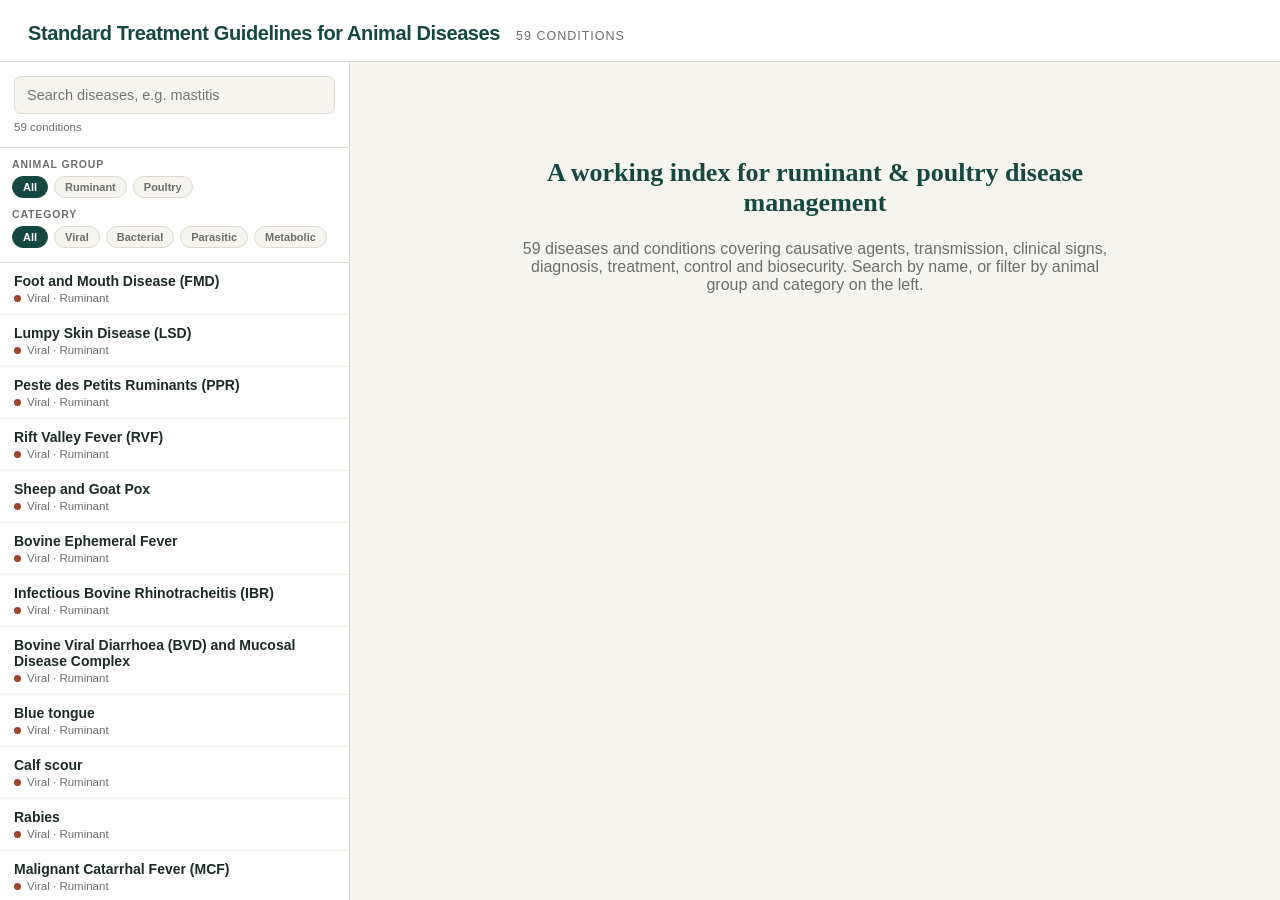
<file: large-diseases.html>
<!DOCTYPE html>
<html lang="en">
<head>
<meta charset="UTF-8">
<meta name="viewport" content="width=device-width, initial-scale=1.0">
<title>Standard Treatment Guidelines &mdash; Reference Catalog</title>
<style>
  :root{
    --ink:#1c2b28;
    --paper:#f6f4ee;
    --panel:#ffffff;
    --line:#dedad0;
    --teal:#1f6f66;
    --teal-deep:#144840;
    --clay:#b5652f;
    --muted:#6b6f6a;
    --highlight:#fce8a8;
    --viral:#9a4430;
    --viral-light:#f3e2da;
    --bacterial:#2e5a82;
    --bacterial-light:#e6edf3;
    --parasitic:#3f7a4e;
    --parasitic-light:#e9f1e7;
    --metabolic:#6c4c8a;
    --metabolic-light:#eee6f3;
  }
  *{box-sizing:border-box;}
  html,body{height:100%;}
  body{
    margin:0;
    font-family: 'Georgia', 'Iowan Old Style', serif;
    background:var(--paper);
    color:var(--ink);
    display:flex;
    flex-direction:column;
  }
  header{
    padding:22px 28px 16px;
    border-bottom:1px solid var(--line);
    background:var(--panel);
    display:flex;
    align-items:baseline;
    gap:16px;
    flex-wrap:wrap;
  }
  header h1{
    font-family: 'Helvetica Neue', Arial, sans-serif;
    font-weight:700;
    letter-spacing:-0.02em;
    font-size:20px;
    margin:0;
    color:var(--teal-deep);
  }
  header .count{
    font-family: 'Helvetica Neue', Arial, sans-serif;
    font-size:12.5px;
    color:var(--muted);
    text-transform:uppercase;
    letter-spacing:0.08em;
  }
  .layout{
    flex:1;
    display:flex;
    min-height:0;
  }
  .sidebar{
    width:350px;
    min-width:280px;
    border-right:1px solid var(--line);
    background:var(--panel);
    display:flex;
    flex-direction:column;
    min-height:0;
  }
  .search-wrap{
    padding:14px;
    border-bottom:1px solid var(--line);
  }
  .search-wrap input{
    width:100%;
    padding:10px 12px;
    font-size:14.5px;
    font-family: 'Helvetica Neue', Arial, sans-serif;
    border:1.5px solid var(--line);
    border-radius:7px;
    background:var(--paper);
    color:var(--ink);
    outline:none;
    transition:border-color .15s;
  }
  .search-wrap input:focus{ border-color:var(--teal); }
  .search-meta{
    font-family:'Helvetica Neue', Arial, sans-serif;
    font-size:11.5px;
    color:var(--muted);
    margin-top:7px;
    display:flex;
    justify-content:space-between;
  }
  .filter-group{
    padding:10px 12px 4px;
    border-bottom:1px solid var(--line);
    font-family:'Helvetica Neue', Arial, sans-serif;
  }
  .filter-label{
    font-size:10.5px;
    text-transform:uppercase;
    letter-spacing:0.08em;
    color:var(--muted);
    margin-bottom:6px;
    font-weight:700;
  }
  .filter-row{
    display:flex;
    flex-wrap:wrap;
    gap:6px;
    margin-bottom:10px;
  }
  .filter-chip{
    border:1px solid var(--line);
    background:var(--paper);
    font-size:11px;
    font-weight:600;
    padding:4px 10px;
    border-radius:20px;
    cursor:pointer;
    color:var(--muted);
    font-family:'Helvetica Neue', Arial, sans-serif;
  }
  .filter-chip.active{ background:var(--teal-deep); color:#fff; border-color:var(--teal-deep); }
  .list{
    flex:1;
    overflow-y:auto;
    padding-bottom:20px;
  }
  .med-item{
    display:block;
    width:100%;
    text-align:left;
    padding:10px 14px;
    border:none;
    background:none;
    cursor:pointer;
    border-bottom:1px solid #f0eee6;
    font-family: 'Helvetica Neue', Arial, sans-serif;
  }
  .med-item:hover{ background:#f0f6f4; }
  .med-item.active{ background:var(--teal); }
  .med-item.active .med-name{ color:#fff; }
  .med-item.active .med-brand{ color:#dff2ee; }
  .med-name{
    font-size:14px;
    font-weight:600;
    color:var(--ink);
    margin-bottom:3px;
  }
  .med-brand{
    font-size:11.5px;
    color:var(--muted);
    display:flex;
    align-items:center;
    gap:6px;
  }
  .dot{
    width:7px; height:7px;
    border-radius:50%;
    display:inline-block;
    flex-shrink:0;
  }
  mark{
    background:var(--highlight);
    color:inherit;
    padding:0 1px;
    border-radius:2px;
  }
  .no-results{
    padding:30px 20px;
    text-align:center;
    color:var(--muted);
    font-family:'Helvetica Neue', Arial, sans-serif;
    font-size:13.5px;
  }
  .content{
    flex:1;
    overflow-y:auto;
    padding:36px 48px;
  }
  .welcome{
    max-width:600px;
    margin:60px auto;
    text-align:center;
    font-family:'Helvetica Neue', Arial, sans-serif;
    color:var(--muted);
  }
  .welcome h2{
    color:var(--teal-deep);
    font-family:Georgia, serif;
    font-size:26px;
  }
  .card{ max-width:800px; }
  .card-crumb{
    font-family:'Helvetica Neue', Arial, sans-serif;
    font-size:11.5px;
    color:var(--muted);
    margin-bottom:8px;
  }
  .card-eyebrow{
    font-family:'Helvetica Neue', Arial, sans-serif;
    text-transform:uppercase;
    letter-spacing:0.12em;
    font-size:11.5px;
    font-weight:700;
    margin-bottom:8px;
    padding:3px 10px;
    border-radius:20px;
    display:inline-block;
  }
  .card h2{
    font-size:27px;
    margin:6px 0 24px;
    color:var(--teal-deep);
    line-height:1.25;
  }
  .sections{ margin:0; }
  .section-block{
    padding:18px 0;
    border-top:1px solid var(--line);
  }
  .section-block:first-of-type{ border-top:1px solid var(--line); }
  .section-title{
    font-family:'Helvetica Neue', Arial, sans-serif;
    font-size:11.5px;
    font-weight:700;
    text-transform:uppercase;
    letter-spacing:0.07em;
    color:var(--teal);
    margin-bottom:10px;
  }
  .section-block ul{
    margin:0 0 10px;
    padding-left:20px;
  }
  .section-block li{
    font-size:15px;
    line-height:1.6;
    color:var(--ink);
    margin-bottom:6px;
  }
  .section-block p{
    margin:0 0 10px;
    font-size:15px;
    line-height:1.65;
    color:var(--ink);
  }
  .section-block p:last-child{ margin-bottom:0; }
  .subhead{
    font-family:'Helvetica Neue', Arial, sans-serif;
    font-weight:700;
    font-size:12.5px;
    text-transform:uppercase;
    letter-spacing:0.05em;
    color:var(--clay);
    margin:10px 0 4px;
  }
  @media (max-width: 760px){
    .content{ padding:24px 18px; }
    .sidebar{ position:absolute; inset:0; z-index:5; width:100%; }
    .sidebar.hidden{ display:none; }
    .layout{ position:relative; }
    .content.hidden{ display:none; }
    .back-btn{ display:inline-flex !important; }
  }
  .back-btn{
    display:none;
    align-items:center;
    gap:6px;
    font-family:'Helvetica Neue', Arial, sans-serif;
    font-size:13px;
    font-weight:600;
    color:var(--teal);
    background:none;
    border:none;
    cursor:pointer;
    margin-bottom:18px;
    padding:0;
  }
  ::-webkit-scrollbar{ width:9px; }
  ::-webkit-scrollbar-thumb{ background:#d8d3c6; border-radius:5px; }
  ::-webkit-scrollbar-track{ background:transparent; }
</style>
</head>
<body>

<header>
  <h1>Standard Treatment Guidelines for Animal Diseases</h1>
  <span class="count" id="headerCount">59 conditions</span>
</header>

<div class="layout">
  <aside class="sidebar" id="sidebar">
    <div class="search-wrap">
      <input type="text" id="searchBox" placeholder="Search diseases, e.g. mastitis" autocomplete="off">
      <div class="search-meta">
        <span id="resultCount">59 conditions</span>
        <span id="clearSearch" style="cursor:pointer; text-decoration:underline; display:none;">clear</span>
      </div>
    </div>
    <div class="filter-group">
      <div class="filter-label">Animal group</div>
      <div class="filter-row" id="groupRow"></div>
      <div class="filter-label">Category</div>
      <div class="filter-row" id="catRow"></div>
    </div>
    <div class="list" id="list"></div>
  </aside>

  <main class="content" id="content">
    <div class="welcome">
      <h2>A working index for ruminant &amp; poultry disease management</h2>
      <p>59 diseases and conditions covering causative agents, transmission, clinical signs, diagnosis, treatment, control and biosecurity. Search by name, or filter by animal group and category on the left.</p>
    </div>
  </main>
</div>

<script>
const DATA = [{"_id": 0, "slug": "d2-2-1", "num": "2.2.1", "Name": "Foot and Mouth Disease (FMD)", "Category": "Viral", "Sections": [{"heading": "Definition and causative agent", "blocks": [{"type": "p", "text": "It is an acute, contagious, febrile disease of cattle, sheep, goats, swine, and other cloven-hoofed ruminants characterized by vesicular eruption in the mouth, hooves, teats and udder. The FMD virus is highly contagious, and outbreaks of the disease can have severe economic consequences. FMD is caused by an Aphthovirus of the family Picornaviridae and there are seven different serotypes (A, O, C, SAT1, SAT2, SAT3 and Asia1). Each serotype requires a specific vaccine to provide immunity, which may not be effective against all the strains within each serotype. Six out of the seven existing FMDV serotypes have occurred in Africa (O, A, C, SAT 1, SAT 2, SAT 3) and more importantly, all six of the seven serotypes have been detected in East Africa. This makes East Africa one of the regions which has had the highest diversity of FMDV serotypes which consequently, complicate FMD epidemiology and control."}]}, {"heading": "Transmission", "blocks": [{"type": "p", "text": "An infection may occur via the respiratory or oral routes, or through contact with contaminated infrastructure and equipment. Animals recovered from the disease may still carry the virus and are considered as potential sources of infection for new outbreaks."}]}, {"heading": "Clinical signs", "blocks": [{"type": "p", "text": "The clinical signs of FMD depend on many different factors such as the strain of the virus; age and species of the animal and the exposure dose."}, {"type": "p", "text": "Typically, the affected animal presents with ulcers and wounds in the mouth and feet, causing hyper-salivation and lameness. Other frequent clinical signs are fever, depression, loss of appetite and weight, growth retardation and heavy losses in milk production. In young animals, sudden death can be observed."}, {"type": "p", "text": "The FMD morbidity levels are very high, reaching 100% in naive susceptible populations. Mortality is generally low in adult animals but may be significantly high in calves."}]}, {"heading": "Lesions", "blocks": [{"type": "p", "text": "Specifically, blisters can appear on the nose, lips, tongue, oral mucosa, between the toes, above the hooves, on the teats and at pressure points on the skin."}]}, {"heading": "Diagnosis", "blocks": [{"type": "p", "text": "The disease may be suspected based on epidemiology and clinical signs. Confirmation of any suspected FMD case through laboratory tests is, therefore, a matter of urgency. Laboratory diagnosis is usually performed using antigen-capture ELISA or serotyping ELISA. This is the preferred method for countries with endemic FMD for viral antigen detection and serotyping. Concurrent virus isolation may be performed, preferably in primary bovine thyroid cell cultures."}]}, {"heading": "Differential diagnosis", "blocks": [{"type": "p", "text": "FMD should be differentiated from other vesicular diseases such as vesicular stomatitis and vesicular exanthema."}]}, {"heading": "Treatment and control", "blocks": [{"type": "subhead", "text": "Treatment:"}, {"type": "p", "text": "There is no treatment for FMD. However, the external application of antiseptics contributes to the healing of the ulcers and guards off attacks by flies. Rational treatment with dihydrostreptomycin 10 mg/kg body weight (IM) or Ooxtetracyline 10 mg/kg (IM) for 3-5 days to prevent secondary infection is recommended. For localized treatment, it is recommended to rinse the ulcerated vesicles using normal saline or acidic citric 1% or potassium permanganate 1%. After cleaning the teats and limbs then apply antiseptic, ointment and bandage."}]}, {"heading": "Control", "blocks": [{"type": "p", "text": "Depending on the epidemiological situation, vaccination strategies can be designed to achieve mass coverage or be targeted to specific animal sub-populations or zones. Vaccination programmes carried out in a target population should meet several critical criteria, mainly the following:"}, {"type": "ul", "items": ["coverage should be at least 80%;", "campaigns should be completed in the shortest possible time;", "vaccination should be scheduled not to allow for interference from maternal immunity;"]}, {"type": "p", "text": "Vaccination must be done using a vaccine which has a specific serotype for the circulating virus. It is important to use inactivated virus vaccines because the inactivated virus does not have the ability to multiply in vaccinated animals. The use of live virus vaccines is not acceptable due to the danger of reversion to virulence. It is advisable to carry out two to three vaccinations at an interval of six months."}]}, {"heading": "Biosecurity measures", "blocks": [{"type": "p", "text": "Outbreak of FMD must be reported to the competent veterinary authority, movement of animals be restricted and control measures employed to avoid rapid spread of the disease. Warning systems, early detection and effective surveillance are essential."}, {"type": "p", "text": "Best practice for livestock owners and producers in case of an FMD outbreak is to carry out regular cleaning and disinfection of equipment, buildings and vehicles, maintaining biosecurity practices and monitoring."}]}], "Group": "Ruminant Diseases"}, {"_id": 1, "slug": "d2-2-2", "num": "2.2.2", "Name": "Lumpy Skin Disease (LSD)", "Category": "Viral", "Sections": [{"heading": "Definition and causative agent", "blocks": [{"type": "p", "text": "Lumpy skin disease is an infectious, eruptive, occasionally fatal disease of cattle characterized by nodules on the skin and other parts of the body. It is a poxvirus disease of cattle caused by the Lumpy Skin Disease virus from the family Poxviridae, genus Capripoxvirus."}]}, {"heading": "Transmission", "blocks": [{"type": "p", "text": "There is strong evidence that the virus is spread by biting insects (vectors) such as biting flies (e.g. Stomoxys calcitrans and Biomyia fasciata) and mosquitoes (e.g. Culex mirificens and Aedes natrionus). Direct transmission between animals is believed to occur but the relative importance of this method of spread compared to vector transmission is unknown. There is no evidence of virus multiplication in vectors, but it may not be excluded."}]}, {"heading": "Clinical signs", "blocks": [{"type": "p", "text": "Morbidity level is 5-50%; mortality is usually low and ranges between 1% and 3%. Susceptibility of the host depends on the immune status, age, and breed."}, {"type": "p", "text": "The incubation period is usually 6-9 days until the onset of fever. In acute infection there is an initial pyrexia (may exceed 41°C) that is persistent for 1 week, enlargement of superficial lymph nodes, reduced milk production in lactating animals. Depression, anorexia, excessive salivation, ocular and nasal discharge, and emaciation are also observed."}]}, {"heading": "Lesions", "blocks": [{"type": "p", "text": "Development of large, firm nodules that are up to 5 cm in diameter on the skin. These can be found all over the body, but particularly on the head, neck, udder, scrotum and perineum. The nodules may become necrotic and ulcerate, leading to an increased risk of fly strike."}, {"type": "p", "text": "In severely affected animals, necrotic lesions can also develop in the respiratory and gastro-intestinal (GI) tract."}]}, {"heading": "Diagnosis", "blocks": [{"type": "subhead", "text": "Samples identification:"}, {"type": "p", "text": "Polymerase chain reaction (PCR) is the least expensive and quickest method for detection of LSD virus. Skin nodules and scabs, saliva, nasal secretions, and blood are suitable samples for PCR detection of the LSD virus."}, {"type": "p", "text": "Virus isolation (VI) followed by PCR to confirm the virus identity takes longer and is more expensive but has the advantage of demonstrating the presence of live virus in the sample."}, {"type": "p", "text": "Virus neutralization is currently the gold standard test for the detection of antibodies raised against Capri pox viruses."}]}, {"heading": "Differential diagnosis", "blocks": [{"type": "p", "text": "Severe LSD is highly characteristic, but milder forms can be confused with the following diseases: Bovine Herpes Mammillitis (sometimes known as pseudo- lumpy skin disease), bovine papular stomatitis (Parapoxvirus), Pseudo cowpox (Parapoxvirus), Dermatophilosis, Demodicosis and Photosensitization."}]}, {"heading": "Treatment and control", "blocks": [{"type": "subhead", "text": "Treatment:"}, {"type": "p", "text": "There is no treatment for the disease. Non-specific treatment of antibiotics especially oxytetracyline 10 mg/kg. (IM) or dihydrostreptomycin 10 mg/kg for 5 days, anti-inflammatory drugs (e.g. dexamethasone at a dose of 0.2 mg/kg IM for 3 days) and vitamins injections are used for treating secondary bacterial infections, and suppressing inflammation and fever."}]}, {"heading": "Control", "blocks": [{"type": "p", "text": "Attenuated vaccines against LSD and some Neethling virus based LSD vaccine are available. These vaccines are >80% effective. Reconstitute each vial with a corresponding sterile diluent. Keep reconstituted vaccine cool and away from sunlight. Administer the vaccine SC at a dose of 2 ml per animal of all ages. Annual revaccination is recommended."}, {"type": "p", "text": "Successful control and elimination of LSD depend on early detection of the index case and initiation of vaccination ahead of virus entry. Annual vaccination is recommended."}]}, {"heading": "Biosecurity measures", "blocks": [{"type": "p", "text": "Employ restriction of movement of cattle in infected areas, proper disposal of dead animals by incineration, and cleaning and disinfection of premises and implements."}]}], "Group": "Ruminant Diseases"}, {"_id": 2, "slug": "d2-2-3", "num": "2.2.3", "Name": "Peste des Petits Ruminants (PPR)", "Category": "Viral", "Sections": [{"heading": "Definition and causative agent", "blocks": [{"type": "p", "text": "Peste des petits ruminants (PPR), also known as ‘goat plague’, is a viral disease of goats and sheep characterized by fever, sores in the mouth, diarrhea, pneumonia, and sometimes death. It is caused by a virus of the genus Morbillivirus in the family Paramyxoviridae. PPRV is closely related to rinderpest virus. Heavy losses can be observed, especially in naïve herds/ flocks (up to 80% mortality may occur)."}]}, {"heading": "Transmission", "blocks": [{"type": "p", "text": "The virus is secreted in tears, nasal discharge, secretions from coughing, and in the faeces of infected animals. Therefore, close contact between animals, especially through inhalation of fine droplets that are released into the air when affected animals cough and sneeze will spread the disease. Water, feed troughs, and bedding can also be contaminated with secretions and become additional sources of infection; however, the virus does not survive for a long time outside the body of a host animal. Since animals excrete the virus before showing signs of the disease, it can spread by movement of infected animals."}]}, {"heading": "Clinical signs", "blocks": [{"type": "p", "text": "In acute form, there is sudden onset of fever with rectal temperature of at least 40°- 41°C. The affected goats/sheep show dullness, sneezing, and serous discharge from the eyes. During this stage, profound halitosis (foul smell) is easily appreciable and the animal is unable to eat due to sore mouth and swollen lips."}, {"type": "p", "text": "Later ocular discharge becomes mucopurulent and the exudate dries up, matting the eyelids and partially occluding the nostrils. Diarrhea develops 3-4 days after the onset of fever and is profuse, and faeces may be mucoid or bloody depending upon the damage of the gastrointestinal tract."}, {"type": "p", "text": "Dyspnea and coughing occur later due to secondary pneumonia. Death occurs within one week of the onset of the illness."}]}, {"heading": "Lesions", "blocks": [{"type": "p", "text": "Discrete lesions develop in the mouth and extend over the entire oral mucosa, forming diphtheritic plaques."}]}, {"heading": "Diagnosis", "blocks": [{"type": "p", "text": "The disease may be suspected when there is sudden onset of fever, nasal discharges, diarrhoea in sheep and goats, while cattle are uninvolved. Tests such as immunocapture/sandwich-ELISA, competitive-ELISA, immunochromatographic techniques, and Reverse Transcription (RT)-PCR can be efficiently applied on very large sample sizes for routine diagnosis of PPR. However, during the later stages of PPR eradication, critical screening of suspected samples from PPR-like diseases as well as samples from wild animals might require the use of highly sensitive, multiple diagnostic tools. Under these situations, sensitive and reliable diagnostics such as RT-PCR-ELISA could also be applied, in spite of the expenses and time involved."}]}, {"heading": "Differential diagnosis", "blocks": [{"type": "p", "text": "PPR is frequently confused with other diseases that present fever and grossly similar clinical signs, especially when it is newly introduced. Differential diagnosis should consider, FMD, Bluetongue, Contagious ecthyma (orf or “sore mouth”). Others include Pneumonic pasteurellosis and Contagious Caprine Pleuropneumonia (CCPP)."}]}, {"heading": "Treatment and control", "blocks": [{"type": "subhead", "text": "Treatment:"}, {"type": "p", "text": "Specifically, oxytetracycline and chlortetracycline are recommended to prevent secondary pulmonary infections at a dose of 10 mg/kg B.W."}, {"type": "p", "text": "Lesions around the eyes, nostrils and mouth should be cleaned twice daily with sterile cotton swab. Animal health workers should inspect first the unaffected goats followed by treatment of affected sheep and goats. Immediate isolation of affected animals from clinically healthy ones is most important measure in controlling the spread of infection. Nutritious soft, moist, palatable diet should be given to the affected animals."}]}, {"heading": "Control", "blocks": [{"type": "p", "text": "Control in endemic areas is by vaccination. Current PPR virus (PPRV) attenuated vaccines are thermo labile and to avoid their thermal inactivation, they require uninterrupted maintenance of the cold chain until their application to the animal."}, {"type": "p", "text": "The currently commercially available vaccines are in freeze-dried form, and they are stable for at least two years at 2°C to 8°C and for several years at –20°C. Once the vaccine is reconstituted it should be kept under ice and it needs to be utilized as soon as possible, at a dose of rate 1 ml (SC) for goats and sheep. Use vaccine as early as 4 months of age or older. Animals that recover from disease develop good immunity, which persists for at least four years."}]}, {"heading": "Biosecurity measures", "blocks": [{"type": "p", "text": "Immediate measures should be taken for notification of disease to nearest government veterinary authority. Carcasses of affected sheep and goats should be burned or buried, and proper disposal of contact fomites, decontamination is a must."}]}], "Group": "Ruminant Diseases"}, {"_id": 3, "slug": "d2-2-4", "num": "2.2.4", "Name": "Rift Valley Fever (RVF)", "Category": "Viral", "Sections": [{"heading": "Definition and causative agent", "blocks": [{"type": "p", "text": "It is a zoonotic insect-borne viral disease that affects a variety of species, including ruminants and camels. The disease is caused by the Rift Valley Fever Virus (RVFV), an RNA virus in the genus Phlebovirus and family Bunyaviridae. Outbreaks of RVF often cause substantial socio-economic and public health impacts. RVF strikes in periodic epidemics, which typically occur after heavy rainfalls."}]}, {"heading": "Transmission", "blocks": [{"type": "p", "text": "Rift Valley fever virus is transmitted by 8 species of mosquitoes from the Aedes and Culex family. which act as biological vectors. The virus can also be transmitted vertically through the placenta. Humans can acquire RVFV by direct contact with infected animal tissues/products, by aerosol containing viruses generated in laboratories and during slaughter, or from infected mosquitoes. The incubation period is thought to be one to three days."}]}, {"heading": "Clinical signs", "blocks": [{"type": "p", "text": "In endemic regions, epidemics of RVF are characterized by high mortality in young animals and abortions in adults. Foetuses may be aborted at all stages of pregnancy. Nonspecific signs of fever, anorexia, weakness, lymphadenopathy, respiratory signs and hemorrhagic diarrhoea can be seen in young animals."}, {"type": "p", "text": "Lesion: The signs associated with viraemia, such as widespread petechial and ecchymotic haemorrhages on serous surfaces and organs are seen, with extravasation of blood tinged fluids in the body cavities."}]}, {"heading": "Diagnosis", "blocks": [{"type": "p", "text": "Whole blood (in EDTA anticoagulant) is collected from febrile animals for virus isolation. Tissue specimens such as liver and spleen from animals at post-mortem and aborted foetuses, both fresh and preserved (in 10% neutral buffered formalin and in glycerol) samples should be collected. Identification of RVFV can be achieved by virus isolation, antigen-ELISA or immunopathology. Viral RNA can be detected by reverse-transcription polymerase chain reaction."}]}, {"heading": "Differential diagnosis", "blocks": [{"type": "p", "text": "Differentiation has to be made with Nairobi Sheep Disease, Bluetongue, other viral and bacterial causes of abortion."}]}, {"heading": "Treatment and control", "blocks": [{"type": "subhead", "text": "Treatment:"}, {"type": "p", "text": "There is no specific treatment for RVF."}]}, {"heading": "Control", "blocks": [{"type": "p", "text": "Conventional and novel vaccines are available. Attenuated virus vaccine (Smithburn strain) is used. The diluent is used to re-hydrate the freeze- dried component during reconstitution. Vaccines are given SC, at a dose rate of 2ml for cattle and 1ml for sheep and goats injected, but they may cause abortions in pregnant animals. Annual revaccination is recommended. Control of mosquitos by application of pyrethroids acaricides on ruminants is recommended."}]}, {"heading": "Biosecurity measures", "blocks": [{"type": "p", "text": "Immediate notification of clinical cases upon detection and reporting and implementation of sanitary measures to prevent spread are recommended."}]}], "Group": "Ruminant Diseases"}, {"_id": 4, "slug": "d2-2-5", "num": "2.2.5", "Name": "Sheep and Goat Pox", "Category": "Viral", "Sections": [{"heading": "Definition and causative agent", "blocks": [{"type": "p", "text": "Sheep pox and goat pox (SGP) are highly contagious diseases of sheep and goats characterized by fever, ocular and nasal discharges. Pox lesions appear on the skin and on the respiratory and GI mucosa. Mortality can be high."}, {"type": "p", "text": "The diseases are caused by capripox viruses. This group also includes the Lumpy skin disease of cattle."}]}, {"heading": "Transmission", "blocks": [{"type": "p", "text": "Sheep Pox Virus (SPV) and Goat Pox Virus (GPV) are transmitted by close contact through mucous membranes and abraded skin. Viruses are shed in milk, urine, faeces, skin lesions and their scabs, saliva, nasal and conjunctival secretions. SPV and GPV can also be spread on fomites or transmitted mechanically by insects such as stable flies. These viruses can remain infectious for up to six months in shaded stables. The incubation period is four to 21 days."}]}, {"heading": "Clinical signs", "blocks": [{"type": "p", "text": "In affected animals, an initial fever is usually followed by the characteristic skin lesions, which develop into hard papules with scabs. The lesions can develop on mucous membranes and internal organs, causing respiratory signs, diarrhea and sometimes abortion."}]}, {"heading": "Lesions", "blocks": [{"type": "p", "text": "In severe cases, lesions can develop in the lungs. In some sheep and in certain breeds, the disease may be mild or the infection in apparent. Papules could be seen at necropsy especially in the lungs, the upper respiratory tract, rumen, the upper digestive tract, kidney, and reproductive organs."}]}, {"heading": "Diagnosis", "blocks": [{"type": "p", "text": "Sheep and Goat Pox should be suspected when an acute disease of sheep or goats is accompanied by fever, pox-like skin lesions and high mortality rate."}, {"type": "p", "text": "For serological examination, paired blood samples from animals with fever should be collected. For virus identification, samples can be serum, vesicular fluid, scabs and skin scrapings of lesions and lesions in the respiratory and GI tract. Samples should be taken within the first week of apparition of the symptom and be kept fresh."}, {"type": "p", "text": "World Organization for Animal Health (WOAH) recommends identification methods which could be cell inoculation and identification by immunofluorescence, staining of intracytoplasmic inclusion bodies and inhibition of cytopathic effect using positive serum or ELISA."}]}, {"heading": "Differential diagnosis", "blocks": [{"type": "p", "text": "Differentiation should be made with contagious pustular dermatitis (scabby mouth), Bluetongue, Mycotic dermatitis, sheep scab and mange"}]}, {"heading": "Treatment and control", "blocks": [{"type": "subhead", "text": "Treatment:"}, {"type": "p", "text": "Treatment is directed at preventing secondary bacterial infection. Administration of Oxytetracycline at a dose of 10mg/kg b.w. to control secondary infection and good nursing care are recommended."}]}, {"heading": "Control", "blocks": [{"type": "p", "text": "Vaccines are available to control sheep and goat pox in endemic areas. Live attenuated freeze-dried Sheep and Goat Pox Vaccine is available. Vaccination is done, after reconstitution with a corresponding sterile diluent, at a dose of 1 ml per animal (SC). Goats and Sheep should be vaccinated at the age of over 5 weeks. Annual vaccination is recommended. In the face of an outbreak, animals as young as 3 weeks may be vaccinated."}]}, {"heading": "Biosecurity measures", "blocks": [{"type": "p", "text": "Movement controls for both animals and vehicles should be applied."}]}], "Group": "Ruminant Diseases"}, {"_id": 5, "slug": "d2-2-6", "num": "2.2.6", "Name": "Bovine Ephemeral Fever", "Category": "Viral", "Sections": [{"heading": "Definition and causative agent", "blocks": [{"type": "p", "text": "Is a disease of cattle and occasionally buffaloes, marked by short duration of fever, shivering, lameness and muscular stiffness, commonly known as three- day sickness, The virus is classified as a member of the genus Ephemerovirus in the family Rhabdoviridae (single-stranded RNA)."}]}, {"heading": "Transmission", "blocks": [{"type": "p", "text": "It is an insect-transmitted, noncontagious, viral disease of cattle and water buffaloes that is observed in Africa, the Middle East, Australia, and Asia. During epidemics, onset is rapid; many animals are affected within days or 2–3 weeks."}]}, {"heading": "Clinical signs", "blocks": [{"type": "p", "text": "In the tropics, Bovine Ephemeral Fever (BEF) is most prevalent in the wet season (when conditions favor multiplication of biting insects). Morbidity may be as high as 80%; overall mortality is usually 1%–2%, although it can be higher in lactating cows, bulls in good condition, and fat steers (10%–30%). Clinical signs occur suddenly and vary in severity, include biphasic to polyphasic fever (40°–42°C, shivering, in appetence, lacrimation, serous nasal discharge, drooling, increased heart rate, tachypnea or dyspnea, atony of fore stomachs, depression, limb stiffness and lameness, and a sudden decrease in milk yield."}, {"type": "p", "text": "Affected cattle may become recumbent and paralyzed for 8 hours to >1 week. After recovery, milk production often fails to return to normal levels until the next lactation. Abortion, with total loss of the season’s lactation, occurs in about 5% of cows pregnant for 8–9 months."}]}, {"heading": "Lesions", "blocks": [{"type": "p", "text": "The most common lesions include polyserositis affecting pleural, pericardial, and peritoneal surfaces; serofibrinous polysynovitis, polyarthritis, polytendinitis, and cellulitis; and focal necrosis of skeletal muscles. Generalized edema of lymph nodes and lungs, as well as atelectasis, also may be present."}]}, {"heading": "Diagnosis", "blocks": [{"type": "p", "text": "The diagnosis during epidemics is made through clinical signs including lameness, muscular stiffness, pain, rapid spread of the disease through herds and short fever."}, {"type": "p", "text": "Diagnosis is based almost entirely on clinical signs in an epidemic. Whole blood should be collected from sick and apparently healthy cattle in affected herds and must be sufficient to provide two air-dried blood smears, 5 ml of whole blood in anticoagulant (not EDTA), and ~10 ml of serum."}, {"type": "p", "text": "Timely laboratory confirmation is mostly performed by PCR and rarely by virus isolation. Serum neutralization is diagnostic in retrospect. A 4-fold rise in antibody titer between paired sera collected 2–3 weeks apart confirms infection."}]}, {"heading": "Differential diagnosis", "blocks": [{"type": "p", "text": "BEF can be suspected on the basis of its transient nature and rapid spread. In individuals it may resemble conditions such as Traumatic reticulitis, acute laminitis and Parturient paresis."}]}, {"heading": "Treatment and control", "blocks": [{"type": "subhead", "text": "Treatment:"}, {"type": "p", "text": "Complete rest is the most effective treatment, and recovering animals should not be stressed because relapse is likely."}, {"type": "p", "text": "Animal generally recover quickly without treatment. Most animals will recover if provided with water and shade. However, the disease respond well to anti- inflammatory drugs (Dexamethasone 0.2mg/kg b.w. for three days) and calcium injections may aid animals that are down."}]}, {"heading": "Control", "blocks": [{"type": "p", "text": "A modified live vaccine of two-part vaccine, with freeze-dried and chilled liquid diluent. The initial vaccine is administered twice 2 to 4 weeks apart under the skin of the neck are necessary for long-lasting protection. Annual boosters are recommended."}]}], "Group": "Ruminant Diseases"}, {"_id": 6, "slug": "d2-2-7", "num": "2.2.7", "Name": "Infectious Bovine Rhinotracheitis (IBR)", "Category": "Viral", "Sections": [{"heading": "Definition and causative agent", "blocks": [{"type": "p", "text": "Is a highly contagious, infectious respiratory disease that is caused by Bovine Herpes Virus-1 (BHV-1) affecting young and older cattle."}]}, {"heading": "Transmission", "blocks": [{"type": "p", "text": "It is highly contagious, resulting in rapid spread among cattle in close confinement through aerosol route."}]}, {"heading": "Clinical signs", "blocks": [{"type": "p", "text": "The disease is characterized by acute inflammation of the upper respiratory tract. The virus can also cause conjunctivitis, abortions, encephalitis, and generalized systemic infections."}]}, {"heading": "Lesions", "blocks": [{"type": "p", "text": "In uncomplicated IBR infections, most lesions are restricted to the upper respiratory tract and trachea. Petechial to ecchymotic hemorrhages may be found in the mucous membranes of the nasal cavity and the paranasal sinuses. Focal areas of necrosis develop in the nose, pharynx, larynx, and trachea. The lesions may coalesce to form plaques."}, {"type": "p", "text": "The sinuses are often filled with a serous or serofibrinous exudate. As the disease progresses, the pharynx becomes covered with a serofibrinous exudate, and blood-tinged fluid may be found in the trachea. The pharyngeal and pulmonary lymph nodes may be acutely swollen and hemorrhagic."}, {"type": "p", "text": "The tracheitis may extend into the bronchi and bronchioles; when this occurs, epithelium is sloughed in the airways. In young animals with generalized BHV- 1 infection, erosions and ulcers overlaid with debris may be found in the nose, esophagus, and fore stomachs."}]}, {"heading": "Diagnosis", "blocks": [{"type": "p", "text": "Uncomplicated BHV-1 infections can be diagnosed based on the characteristic signs and lesions. Samples should be taken early in the course of the disease, and a diagnosis should be possible in 2–3 days. A rise in serum antibody titer also can be used to confirm a diagnosis."}, {"type": "p", "text": "BHV-1 abortion can be diagnosed by identifying characteristic lesions and demonstrating the virus in fetal tissues by PCR, virus isolation, immunoperoxidase, or fluorescent antibody staining."}]}, {"heading": "Differential diagnosis", "blocks": [{"type": "p", "text": "For the respiratory form: Enzootic bronchopneumonia, Bovine Virus Diarrhoea/ Mucosal Disease and Theileriosis should be considered. For the abortion form: Bovine Virus Diarrhoea/Mucosal Disease, Brucellosis and Leptospirosis should be differentiated."}]}, {"heading": "Treatment and control", "blocks": [{"type": "subhead", "text": "Treatment:"}, {"type": "p", "text": "Antimicrobial therapy (use of broad-spectrum long-acting antibiotics such as oxytetracyline 10mg/kg b.w. is indicated to prevent or treat secondary bacterial pneumonia."}, {"type": "p", "text": "Additionally the use of non-steroid anti-inflammatory drug (such as Meloxicam, 20mg/ml) at a dose of 2.5ml/100kg SC or IV single dose may help relieve respiratory symptoms and pyrexia."}, {"type": "subhead", "text": "Control:"}, {"type": "p", "text": "mmunization with modified-live or inactivated virus vaccines generally provides adequate protection against clinical disease. Both IM and intranasal modified-live vaccines are available, but the IM types may cause abortion in pregnant cattle."}, {"type": "p", "text": "The intranasal vaccines can be used in pregnant cattle. The IM vaccines are easier to use and often are the vaccines of choice in feedlots. Vaccination is done after reconstitution of a freeze-dried vaccine that is injected SC or IM at a dose of 2ml per animal that are in good health, and non-pregnant. To avoid maternal antibody interference, calves vaccinated before the age of 6 months should be revaccinated after 6 months of age. Annual revaccination is recommended."}]}, {"heading": "Biosecurity measures", "blocks": [{"type": "p", "text": "Importation of infected animals and semen should be avoided"}]}], "Group": "Ruminant Diseases"}, {"_id": 7, "slug": "d2-2-8", "num": "2.2.8", "Name": "Bovine Viral Diarrhoea (BVD) and Mucosal Disease Complex", "Category": "Viral", "Sections": [{"heading": "Definition and causative agent", "blocks": [{"type": "p", "text": "Bovine Viral Diarrhea (BVD) and Mucosal Disease Complex is caused by Bovine Viral Diarrhea Virus (BVDV), classified in the genus Pestivirus and family Flaviviridae. Although cattle of all ages are susceptible, most cases of overt clinical disease are seen in cattle between 6 months and 2 years old."}]}, {"heading": "Transmission", "blocks": [{"type": "p", "text": "BVDV is transmitted in a number of ways, either congenitally or after birth. Congenital infections may cause resorption, abortion or stillbirth. Congenitally infected fetuses that survive in-utero infection (i.e. the live births) may be born as BVDV-infected calves. The BVDV infection in these calves will persist during the entire life of the calf, and they will shed BVDV continuously in the farm environment. The virus may also be spread by biting insects, fomites, semen, biologic products, and other animals, including swine, sheep, goats, camelids, and possibly wild ruminants."}]}, {"heading": "Clinical signs", "blocks": [{"type": "p", "text": "Clinical signs of disease usually are seen 6–12 days after infection and last 1–3 days. In adults, clinical signs are highly variable. Signs of acute infection include fever, lethargy, loss of appetite, ocular and nasal discharges, oral lesions, diarrhea and decreasing milk production. Chronic infection may lead to signs of mucosal disease."}, {"type": "p", "text": "In calves, the most commonly recognized birth defect is cerebellar hypoplasia. The signs of this are ataxia/lack of voluntary coordination of muscle movements, tremors, wide stance; stumbling and failure to nurse."}, {"type": "p", "text": "In severe cases the calf may die. Transient infections include diarrhea, calf pneumonia, decreased milk production, reproductive disorders, increased occurrence of other diseases, and death."}, {"type": "p", "text": "The losses from fetal infection include abortions, congenital defects, weak and abnormally small calves, unthrifty, persistently infected (PI) animals; and death among PI animals."}, {"type": "p", "text": "Mucosal disease is an uncommon but highly fatal form of BVD occurring in persistently infected cattle and can have an acute or chronic presentation. Mucosal disease is induced when persistently infected cattle become superinfected with cytopathic BVDV. Clinical signs of chronic mucosal disease may last several weeks to months and are less severe than those of acute mucosal disease. Intermittent diarrhea and gradual wasting are common. Coronitis and eruptive lesions on the skin of the interdigital cleft cause lameness in some cattle."}]}, {"heading": "Lesions", "blocks": [{"type": "p", "text": "Lesions are seldom seen in cases of mild disease. Lymphoid tissue is a primary target for replication of BVDV, which may lead to immunosuppression and enhanced severity of intercurrent infections."}, {"type": "p", "text": "Lesions found at necropsy are less pronounced than, but similar to, those seen in acute mucosal disease. Often, the only gross lesions seen are focal ulcerations in the mucosa of the cecum, proximal colon, or rectum, and the mucosa over Peyer’s patches of the small intestine may appear sunken."}]}, {"heading": "Diagnosis", "blocks": [{"type": "p", "text": "Laboratory tests for BVDV include isolation of virus or viral antigen in clinical specimens and tissues, and assays that detect anti-BVDV antibody in serum or milk. Isolation of BVDV from blood, nasal swab specimens, or tissues confirms active infection."}, {"type": "p", "text": "Alternatives to viral isolation include antigen-capture ELISA to detect virus in blood, serum, or tissue biopsies; immunohistochemistry to detect viral protein in frozen or fixed tissues; and PCR to detect viral RNA in clinical specimens."}]}, {"heading": "Differential diagnosis", "blocks": [{"type": "p", "text": "BVD must be distinguished from other viral diseases that produce diarrhea and mucosal lesions. These include Malignant Catarrhal Fever, which usually is a sporadic disease in more mature cattle; Bluetongue and Rinderpest, which is currently considered to be eradicated worldwide."}]}, {"heading": "Treatment and control", "blocks": [{"type": "p", "text": "Treatment of BVD remains limited primarily to supportive therapy."}]}, {"heading": "Control", "blocks": [{"type": "p", "text": "Inactivated and modified-live virus vaccines are available. They contain a variety of strains of BVDV representing both viral biotypes and viral genotypes 1 and 2. A booster dose of vaccine is often administered before first breeding, and additional booster doses of vaccine may be administered in subsequent years before breeding."}, {"type": "p", "text": "Rehydrate the vaccine for reconstitution and administer 2ml of the vaccine (IM) per animal. Annual booster for breeding stock is recommended. Do not vaccinate pregnant cows to avoid abortion."}, {"type": "p", "text": "Colostral antibody confers partial to complete protection against disease in most calves for 3–6 months after birth. Vaccination of neonatal cattle that have acquired colostral antibody may not stimulate a protective immune response, and revaccination at 5–9 months of age may be necessary."}]}, {"heading": "Biosecurity measures", "blocks": [{"type": "p", "text": "Control is based on sound management practices that include use of biosecurity measures, Quarantine or physical separation of replacement cattle from the resident herd for 2–4 week should be considered."}]}], "Group": "Ruminant Diseases"}, {"_id": 8, "slug": "d2-2-9", "num": "2.2.9", "Name": "Blue tongue", "Category": "Viral", "Sections": [{"heading": "Definition and causative agent", "blocks": [{"type": "p", "text": "It is a noncontagious, insect-borne viral disease of ruminants mainly sheep, and less frequently cattle, goats, yaks, deer, dromedaries and antelopes. The causative agent is a Blue Tongue Virus (BTV) of the family Reoviridae and genus Orbivirus."}]}, {"heading": "Transmission", "blocks": [{"type": "p", "text": "The disease is transmitted by midges of Cullicoides species, which infects domestic and wild ruminants and also camelids. Midges are the only significant natural transmitters and thus distribution and prevalence of the disease is governed by ecological factors (i.e. high rainfall, temperature, humidity and soil characteristics). Hence, in many parts of the world infection has a seasonal occurrence."}, {"type": "p", "text": "The likelihood of mechanical transmission between herds and flocks, or indeed within a herd or flock, by unhygienic practices (use of contaminated surgical equipment or hypodermic needles) may be a possibility."}]}, {"heading": "Clinical signs", "blocks": [{"type": "p", "text": "Signs range from in apparent to acute form (sheep and some species of deer), resulting in excessive salivation, initially clear nasal discharge that becomes mucopurulent and upon drying, may form a crust around the nares. Incubation period is usually 5–10 days. Sub-clinically infected cattle can become viraemic 4 days post-infection. Morbidity in sheep can reach 100% with mortality between 30 and 70% in more susceptible breeds. Ulceration and necrosis of the mucosae of the mouth may appear. Tongue may become hyperaemic and oedematous, later cyanotic and protrude from the mouth."}, {"type": "p", "text": "Extension of hyperaemia to coronary band of the hoof, the groin, axilla and perineum may be observed, as well as lameness due to coronitis or pododermatitis and myositis. Torticolis in severe cases, abortion or birth of malformed lambs, death may occur within 8–10 days or recovery with alopecia, sterility and stunted growth may be observed. In-apparent infection is frequent in cattle and other species."}, {"type": "p", "text": "Note: a blue colored tongue is rarely a clinical sign of infection. Lesions: Sheep: hemorrhages into or under skin, inflammation of the coronary band, respiratory problems, fever and lethargy."}]}, {"heading": "Diagnosis", "blocks": [{"type": "p", "text": "Samples for laboratory diagnosis include, in live animals: blood samples collected in heparin. In freshly dead animals: spleen, liver, red bone marrow, heart blood, lymph nodes can be sampled. Aborted and congenitally infected newborn animals: pre-colostrum serum plus same samples as for freshly dead animals. All samples have to be preserved at 4°C, and not frozen. A prescribed test for international trade, Real-time RT-PCT is available. Agar gel immunodiffusion (an alternative test for international trade) is also available. ELISA-based procedures for the specific detection of anti-BTV antibodies have been developed. Indirect ELISA has been shown to be reliable and useful for surveillance purposes for bulk milk samples."}]}, {"heading": "Differential diagnosis", "blocks": [{"type": "p", "text": "Differential diagnosis include FMD , Vesicular stomatitis and PPR."}]}, {"heading": "Treatment and control", "blocks": [{"type": "p", "text": "No efficient treatment is available."}]}, {"heading": "Control", "blocks": [{"type": "p", "text": "Both live attenuated and killed BTV vaccines are currently available. Attenuated vaccines are serotype specific. Vaccine serotype must be same as those causing infection. Attenuated vaccines can be transmitted to unvaccinated animals and could reassert with field strains; resulting in new viral strains. A freeze-dried vaccine is reconstituted using a sterile diluent supplied with the vaccine. The reconstituted vaccine should be kept cool and away from sunlight and it is administered SC, at a dose of 1 ml to sheep over 3 months of age, . Revaccination should be carried out annually."}]}, {"heading": "Biosecurity measures", "blocks": [{"type": "p", "text": "If bluetongue is suspected, it must be reported within 24 hours to the veterinary authority. Animal movement control, quarantines and vector control should be applied."}]}], "Group": "Ruminant Diseases"}, {"_id": 9, "slug": "d2-2-10", "num": "2.2.10", "Name": "Calf scour", "Category": "Viral", "Sections": [{"heading": "Definition and causative agent", "blocks": [{"type": "p", "text": "It is a broad descriptive term referring to diarrhea in calves under one month of age with the majority occurring between 3 and 16 days of life. Calf scour is not a specific disease with a specific cause, but it is actually a clinical sign of a disease complex with many causes such as bacterial or viral infections. The primary causes of scours include: Rotavirus, Coronavirus, Cryptosporidium parvum, Salmonella spp., and Escherichia coli. Rotavirus, Coronavirus or Cryptosporidium cause 95% of calf scours in calves under 3 weeks of age."}]}, {"heading": "Transmission", "blocks": [{"type": "p", "text": "Calf scours is common in dairy calves and almost all calves are exposed to these pathogens and the deciding factor whether or not a calf gets sick is often dose-dependent"}]}, {"heading": "Clinical signs", "blocks": [{"type": "p", "text": "Watery stools, that may be brown, grey, green, yellow in colour."}, {"type": "p", "text": "Calves are often weak, depressed and may lose their desire to nurse, and may develop a sunken eye appearance as a result of dehydration. Death may occur 12-48 hours after onset of the clinical signs."}]}, {"heading": "Diagnosis", "blocks": [{"type": "p", "text": "Determine if the calf is looking listless. Calves that are lethargic or not participating much in the playful activities with other calves are a red flag to pay attention to. Calves that are losing condition are also cause for alarm."}, {"type": "p", "text": "Bacteriology and fecal smear examination to determine the cause has to be done. The virus isolation test is still considered the ‘gold standard’ for detecting viral pathogens in specimens, although new methods such as an ELISA and PCR-based tests have been developed. PCR testing is especially useful for detecting viruses that are difficult to isolate in cell culture or bacteria that require a long time to grow."}, {"type": "p", "text": "Fecal bacteria culturing is a commonly used laboratory method for isolating and identifying bacterial pathogens in feces and intestinal contents. Salmonella spp., E. coli K99+, and C. perfringens are primary bovine enteric pathogens."}]}, {"heading": "Treatment and Control", "blocks": [{"type": "subhead", "text": "Treatment:"}, {"type": "p", "text": "Determine if treatment is required. Calves that are moving around in the pasture, with their tails up, and if the faeces is normal in appearance in this case, treatment is probably not needed. Administer fluids using your veterinarian-approved electrolyte solution. You may need to inject the fluids via (IV) or orally."}]}, {"heading": "Control", "blocks": [{"type": "p", "text": "Control is through feeding calves adequate colostrum during the first two hours of life. Ensure calving pens are clean. Clean individual calf pen and feeding equipment using chlorine dioxide. Cows should be fed adequately before calving."}]}, {"heading": "Biosecurity measures", "blocks": [{"type": "p", "text": "Employ measures such as separating the sick calf or calves from the healthy to avoid further spreading of the disease. Do not use same fields for calving/ lambing and change fields every year or when clinical cases occur in that season."}]}], "Group": "Ruminant Diseases"}, {"_id": 10, "slug": "d2-2-10", "num": "2.2.10", "Name": "Rabies", "Category": "Viral", "Sections": [{"heading": "Definition and causative agent", "blocks": [{"type": "p", "text": "Rabies is a viral disease that affects the central nervous system (CNS) of mammals, including humans caused by a Lyssavirus."}]}, {"heading": "Transmission", "blocks": [{"type": "p", "text": "Rabies virus is transmitted when infected saliva of an infected animal, most often a dog, is passed to an uninfected animal, mostly through a bite."}]}, {"heading": "Clinical signs", "blocks": [{"type": "p", "text": "The incubation period varies from several days to several months. The time taken depends on the distance of the bite from the brain. If the bite is on the face or head, the bitten animal or human will quickly show signs, but if the bite is on the leg it will take much longer for signs to develop."}, {"type": "p", "text": "Other susceptible animals include, foxes, wolves, hyenas and bats which feed on blood in some places. All rabid animals show similar signs in the beginning."}, {"type": "ul", "items": ["They change their normal behaviour and behave very strangely.", "They stop eating or drinking.", "Male animal will try to mate (mount) other animals.", "There is no change in the body temperature.", "These signs will continue for 3 to 5 days. Then, before it dies, the animal will develop one or the other of two types of the disease: a. The furious (mad) type of the disease which makes the animal aggressive and it will bite anything. b. The quiet (dumb) type when the animal is quiet and does not move."]}, {"type": "p", "text": "Rabies in sheep, goats and cattle Rabies is characterized by the animals becoming restless and excited. They may bite themselves and saliva drips from the mouth. The most important sign in cattle is that the animal bellows (calls) very frequently and with strange sound. Eventually, the animals will become paralyzed and die."}]}, {"heading": "Diagnosis", "blocks": [{"type": "p", "text": "Reference method for diagnosing Rabies is by Fluorescent Antibody Test (FAT). The diagnosis can also be made from saliva, urine, and cerebrospinal fluid samples, but this is not as sensitive or reliable as brain samples. Cerebral inclusion bodies called Negri bodies are 100% diagnostic for rabies infection but are found in only about 80% of cases."}]}, {"heading": "Differential diagnosis", "blocks": [{"type": "p", "text": "Any suspected mammalian encephalitis and neurological disorder must be considered in the differential diagnosis."}]}, {"heading": "Control", "blocks": [{"type": "p", "text": "Avoid handling wild animals or strays. Contact a veterinarian upon observing a wild animal or a stray, especially if the animal is acting strangely."}, {"type": "p", "text": "Vaccinate dogs against Rabies. Puppies at the age of 12 weeks (3 months) to be a given a single dose 1 ml of a killed vaccine (SC or IM). Adult dogs with an unknown history of vaccination be given a single dose 1ml of a killed vaccine (SC or IM), a booster given a year later and thereafter, vaccination performed every three years by the vaccine approved for three year administration. Cattle and sheep at the age of above 12 months are vaccinated at a dose of 2ml IM. Annual revaccination is recommended"}]}], "Group": "Ruminant Diseases"}, {"_id": 11, "slug": "d2-2-11", "num": "2.2.11", "Name": "Malignant Catarrhal Fever (MCF)", "Category": "Viral", "Sections": [{"heading": "Definition and causative agent", "blocks": [{"type": "p", "text": "It is an infectious systemic disease of domestic cattle, and water buffaloes and rarely swine. With occasional exceptions, the disease in cattle normally is seen sporadically and affects single animals. It is caused by one of several members of a group of closely related ruminant gamma herpesviruses of the genus Rhadinovirus"}, {"type": "p", "text": "The principal carriers and their viruses are sheep (ovine herpesvirus-2), wildebeest (alcelaphine herpesvirus-1), and goats (caprine herpesvirus-2). Virtually all clinical cases are caused by the sheep or wildebeest viruses."}]}, {"heading": "Transmission", "blocks": [{"type": "p", "text": "Inhalation is thought to be the primary means of transmission for all MCF viruses, although susceptible animals may be exposed to parturient wildebeest or young calves through ingestion of contaminated pasture."}, {"type": "p", "text": "MCF is transmitted only between carriers and clinically susceptible animals and the latter do not transmit MCF to their cohorts."}]}, {"heading": "Clinical signs", "blocks": [{"type": "p", "text": "Acute MCF cases caused by ovine herpesvirus-2 and alcelaphine herpesvirus-1 are similar clinically and pathologically. Disease course may"}, {"type": "p", "text": "range from per-acute to chronic. High fever [41°–41.5°C]) and depression are common. Other possible signs include catarrhal inflammation; erosions and mucopurulent exudation affecting the upper respiratory, ocular, and oral mucosa; swollen lymph nodes; lameness; and CNS signs (depression, trembling, hypo responsiveness, stupor, aggressiveness, convulsions). In cattle, swollen lymph nodes and severe eye lesions (panophthalmitis, hypopyon, and corneal opacity) are more frequent and hemorrhagic enteritis and cystitis. Peripheral (centripetal) corneal opacity is an important clinical sign suggestive of MCF in cattle."}, {"type": "p", "text": "Skin lesions (erythema, exudation, cracking, crust formation) are common in animals that do not succumb quickly. As many as 25% of cattle experience chronic disease, and sometimes the disease dies out. Mortality rates in clinically affected animals generally approach 95%. However, in limited circumstances, survival in cattle can be higher, although survivors can rarely return to normal production."}]}, {"heading": "Lesions", "blocks": [{"type": "p", "text": "The disease is systemic, and lesions may be found in any organ, although severity and frequency varies greatly. The principal lesions are inflammation and necrosis of respiratory, alimentary, or urinary mucosal epithelium; sub epithelial lymphoid infiltration; generalized lymphoid proliferation and necrosis; and widespread vasculitis. Mucosal ulcerations and hemorrhage are common. Hemorrhages may be present in many parenchymatous organs, particularly lymph nodes. A classic but not pathognomonic histologic lesion is fibrinoid necrosis of small muscular arteries. MCF is acute and highly lethal, capable of affecting large numbers of animals. It also occasionally presents as chronic alopecia and weight loss."}]}, {"heading": "Diagnosis", "blocks": [{"type": "p", "text": "Diagnosis of MCF is based on clinical signs, gross and histologic lesions, and laboratory confirmation."}, {"type": "p", "text": "The test of choice for clinical diagnosis is PCR to detect viral DNA. Preferred tissues for testing are anticoagulated blood, kidney, intestinal wall, lymph node, and brain."}, {"type": "p", "text": "Serology is used to survey healthy animals and is indicative only of infection. Latent infection among susceptible animals may render serology alone an inconclusive evidence of current disease. Several sero-assays are available, including viral neutralization, immune peroxidase, immunofluorescence, and ELISA."}]}, {"heading": "Differential diagnosis", "blocks": [{"type": "p", "text": "Include Bovine Viral Diarrhea/Mucosal Disease, Infectious Bovine Rhinotracheitis, and East Coast Fever."}]}, {"heading": "Treatment and control", "blocks": [{"type": "subhead", "text": "Treatment:"}, {"type": "p", "text": "The prognosis is grave. No treatment has been found to provide any consistent benefit. Stress reduction of subclinical or mildly affected animals is indicated."}]}, {"heading": "Control", "blocks": [{"type": "p", "text": "No vaccine is currently available. The only other effective control strategy is separation of carriers from susceptible species."}]}, {"heading": "Biosecurity Measures", "blocks": [{"type": "p", "text": "Prevent contact between carriers and clinically susceptible species, Separate susceptible animals from sheep, goats, wildebeest or other suspected reservoir hosts. Cattle should not graze pastures where wildebeest have grazed and given birth."}]}], "Group": "Ruminant Diseases"}, {"_id": 12, "slug": "d2-3-1", "num": "2.3.1", "Name": "Contagious bovine pleuropneumonia (CBPP)", "Category": "Bacterial", "Sections": [{"heading": "Definition and causative agent", "blocks": [{"type": "p", "text": "CBPP is a highly contagious disease of cattle and water buffaloes caused by Mycoplasma mycoides subsp. Mycoides (M. mycoides). The disease affects lungs and the membranes that line the thoracic cavity (the pleura)."}]}, {"heading": "Transmission", "blocks": [{"type": "p", "text": "Transmission occurs through direct contact between an infected and a susceptible animal by inhaling droplets disseminated through coughing. Since some animals can carry the disease without showing signs of illness, controlling the spread is more difficult. There is no evidence of transmission through fomites (inanimate objects such as clothing, implements or vehicles) as the organism does not persist in the environment."}]}, {"heading": "Clinical signs", "blocks": [{"type": "p", "text": "CBPP is manifested by loss of appetite, fever and respiratory signs, such as rapid respiratory rate, cough, nasal discharges and painful, difficult breathing."}, {"type": "p", "text": "In hot climates, an affected animal often stands by itself in the shade, its head lowered and extended, its back slightly arched, and its limbs turned out. In many cases, the disease progresses rapidly, animals lose condition, and breathing becomes very laboured, with a grunt at expiration."}, {"type": "p", "text": "The animals become recumbent (lie down) and in severe cases die within 1-3 weeks. The mortality rate may be as high as 50% in the absence of antibiotic treatment. However, clinical signs are not always evident in sub-acute or asymptomatic forms and affected animals partially recover after a period of 3 to 4 weeks. These cattle may be capable of spreading the disease, acting as in apparent carriers."}]}, {"heading": "Lesions", "blocks": [{"type": "p", "text": "Yellow fluid in the chest cavity, lungs covered with yellowish material adhering to the chest wall and those that do not collapse and are solid or marbled."}, {"type": "p", "text": "Sequestra are seen in lungs of chronic case."}]}, {"heading": "Diagnosis", "blocks": [{"type": "p", "text": "The presence of the disease can be detected in two ways: detection of the causal organism in affected tissues and detection of serum antibodies to the organism. The causal organism, M. mycoides, can be demonstrated in the fluid present in the chest and in diseased lung by culture, by antigen detection tests (interface precipitin test or agar gel immunodiffusion test) and by PCR."}, {"type": "p", "text": "The rapid slide agglutination test using whole blood or serum for antibody detection can be a useful test to detect infected herds. It can be used in the field to give rapid results. It is performed by mixing a drop of a suspension of killed and stained M. mycoides organisms with a drop of serum or blood on a glass slide. In a positive result aggregates form within one minute."}, {"type": "p", "text": "At present, the laboratory test of choice for detecting serum antibodies is the complement fixation test (CFT) or C-ELISA. Great care is needed in collecting and storing sera to be used for this test which is complex to perform. Histopathology of affected lung fixed in formalin can also help in confirming the diagnosis."}, {"type": "p", "text": "Samples for laboratory confirmation Infected tissue is used to demonstrate the presence of the Mycoplasma organisms. Usually the samples required will be chest fluid and diseased lung kept on ice during transport to the laboratory. Additional samples may be fixed in 10% formalin solution for histopathology."}, {"type": "p", "text": "Serum, used for antibody tests, is obtained by allowing blood to clot at room temperature and then collecting the clear serum which is produced when the clot contracts. Separated sera should be kept on ice, not frozen, and transported quickly to a laboratory."}]}, {"heading": "Differential diagnosis", "blocks": [{"type": "p", "text": "In the acute form, pleuropneumonia and bronchopneumonia from mixed infections, East Coast Fever and Traumatic pericarditis must be considered. In the chronic form hydatid cyst, Actinobacillosis, Tuberculosis, and Bovine farcy."}]}, {"heading": "Treatment and control", "blocks": [{"type": "subhead", "text": "Treatment:"}, {"type": "p", "text": "Treatment of affected animals with a macrolide antibacterial Tylosin at a dose of 10 mg/kg b.w. can result in healthy looking animals that are still infected and able to spread the disease, so it is not recommended."}]}, {"heading": "Control", "blocks": [{"type": "p", "text": "Surveillance of the disease through slaughterhouse inspection is a very efficient method of detecting clinical cases."}, {"type": "p", "text": "Vaccination campaigns are useful in controlling the disease. Reconstitute the vaccine with corresponding diluent and keep the reconstituted vaccine cool and away from sunlight. Administer via SC 0.5ml to cattle of at least 6 months of age and above. Annual vaccination with an attenuated strain of the bacteria is used to reduce the level of infection. Attenuated virulent strains stimulate the best immunity, but also induce the most severe and undesirable local and systemic reactions. Two strains are used for preparing CBPP vaccines: strain T1/44, a naturally mild strain isolated in 1951 by Sheriff & Piercy in Tanzania, and strain T1SR; which is completely a virulent but has shorter immunity than T1/44, which may induce an unpredictable number of animals with post-vaccinal reactions requiring treatment with antibiotics 2 to 3 weeks after vaccination."}]}, {"heading": "Biosecurity measures", "blocks": [{"type": "p", "text": "Outbreaks can be eliminated through quarantines, movement controls, slaughter of infected and exposed animals, and cleaning and disinfection of the premises."}]}], "Group": "Ruminant Diseases"}, {"_id": 13, "slug": "d2-3-2", "num": "2.3.2", "Name": "Contagious Caprine pleuropneumonia (CCPP)", "Category": "Bacterial", "Sections": [{"heading": "Definition and causative agent", "blocks": [{"type": "p", "text": "It is highly contagious disease of goats caused by a bacterium Mycoplasma capricolum subspecies capripneumoniae."}]}, {"heading": "Transmission", "blocks": [{"type": "p", "text": "This disease is transmitted during close contact and by the inhalation of respiratory droplets. The incubation period is commonly six to ten days but may be prolonged (3–4 weeks)."}]}, {"heading": "Clinical signs", "blocks": [{"type": "p", "text": "Per acutely affected goats can die within 1 to 3 days with minimal clinical signs. Acute symptoms include fever, lethargy, violent coughing, extended necks, laboured breathing, loss of appetite and abortions. In naive herds, the morbidity rate may reach 100% and the mortality rate can be as high as 80%. CCPP causes major economic losses in endemic areas and should be suspected in the field when a highly contagious disease occurs in goats characterized by pyrexia of 41°C or higher, severe respiratory distress, high morbidity and mortality,"}]}, {"heading": "Lesions", "blocks": [{"type": "p", "text": "Post-mortem examination reveals fibrinous pleuropneumonia with massive lung hepatisation and pleurisy, accompanied by accumulation of straw-colored pleural fluid. CCPP is strictly a respiratory disease."}]}, {"heading": "Diagnosis", "blocks": [{"type": "p", "text": "Definitive diagnosis can be made by isolating M. capripneumoniae from lung tissue and/or pleural fluid at necropsy. This organism has a branching, filamentous morphology in exudates, impression smears or tissue sections examined under the microscope. Other caprine mycoplasmas usually appear as short filamentous organisms or coccobacilli. Biochemical, immunological and molecular tests can be used for identification of the culture. PCR is the preferred assay for the identification of M. capripneumonia through cultures."}]}, {"heading": "Differential diagnosis", "blocks": [{"type": "p", "text": "Differential diagnosis must consider bacterial pneumonia (e.g. pasteurellosis), other mycoplasma pneumonia and caseous lymphadenitis"}]}, {"heading": "Treatment and control", "blocks": [{"type": "subhead", "text": "Treatment:"}, {"type": "p", "text": "Early treatment with Tylosin, Oxytetracycline or Enrofloxacin at a dose rate of 10, 10 and 5 mg per kg b.w. respectively, IM, 48 hourly for three times, in a period of 6 days or single dose of long acting antibiotics is effective. However, macrolides especially Tylosin is considered to be the drug of choice against M. capripneumoniae."}, {"type": "p", "text": "Antibiotic-based treatment provides temporary kind of relief but for better therapeutic exploration and preventing threat of antibiotic resistance, minimum use of antibiotics should be practiced. If the use of antibiotics is unavoidable, for example, remote livestock rearing areas, alternating effective antibiotics can be adopted. However, better prevention is by vaccination so as to avoid frequent and large-scale use of antibiotics with consequent antimicrobial resistance (AMR) and involvement of huge therapeutic costs."}]}, {"heading": "Control", "blocks": [{"type": "p", "text": "Vaccines are of use in preventing the disease. The current CCPP vaccine contains inactivated M. capripneumoniae suspended in saponin, has a shelf life of at least 14 months, and provides protection for over 1 year. Administer to animals over 3 months of age at a dose of 1ml per animal. Revaccination should be carried out every 6 months."}]}, {"heading": "Biosecurity measures", "blocks": [{"type": "p", "text": "Outbreaks can be eliminated through quarantines, movement controls, slaughter of infected and exposed animals, and cleaning and disinfection of the premises."}]}], "Group": "Ruminant Diseases"}, {"_id": 14, "slug": "d2-3-3", "num": "2.3.3", "Name": "Brucellosis", "Category": "Bacterial", "Sections": [{"heading": "Definition and causative agent", "blocks": [{"type": "p", "text": "It is a zoonotic disease that affects humans, cattle, small ruminants, pigs and dogs caused by Brucella bacterium spp. a small, Gram-negative, coccobacillus. They are facultative intracellular, capable of growing and reproducing inside of host cells, specifically phagocytic cells. The most important species are B. melitensis (in goats, occasionally sheep), B. abortus (in cattle, bisons, buffaloes), B. suis (in pigs), and B. canis (in dogs).."}]}, {"heading": "Transmission", "blocks": [{"type": "p", "text": "Infection occurs by ingestion, through mucous membranes, or through broken skin. The bacteria are shed from an infected animal at the time of calving or abortion."}, {"type": "p", "text": "It is present in milk and in both male and female reproductive tracts. Brucella spp. can survive in manure, hay, dust, and soil for several months. Humans can be infected by ingestion of contaminated milk or dairy products and by contact with aborted material or blood. Brucellosis in humans is usually a result of occupational exposure to infected animals, but infections can also occur from ingesting contaminated dairy products"}]}, {"heading": "Clinical signs", "blocks": [{"type": "p", "text": "Brucella spp. causes chronic disease that, if not treated, persists for life. Abortion is the most obvious manifestation. Infections may also cause stillborn or weak calves, retained placentas, and reduced milk yield. Usually, general health is not impaired in uncomplicated abortions. Seminal vesicles, ampullae, testicles, and epididymides may be infected in bulls; therefore, pathogens being present in the semen."}]}, {"heading": "Lesions", "blocks": [{"type": "p", "text": "Testicular abscesses may occur. Long standing infections may result in arthritic joints in some cattle."}]}, {"heading": "Diagnosis", "blocks": [{"type": "p", "text": "Diagnosis is based on bacteriology or serology. B. abortus can be recovered from the placenta but more conveniently in pure culture from the stomach and lungs of an aborted fetus. Most cows cease shedding organisms from the genital tract when uterine involution is complete. Foci of infection remain in some parts of the reticuloendothelial system, especially supramammary lymph nodes, and in the udder. Udder secretions are the preferred specimens for culture from a live cow."}, {"type": "p", "text": "Serum agglutination tests have been the standard diagnostic method. Agglutination tests may also detect antibodies in milk, whey, and semen. An ELISA has been developed to detect antibodies in milk and serum. When the standard plate or tube serum agglutination test is used, complete agglutination at dilutions of 1:100 or more in serum samples of non-vaccinated animals, and of 1:200 of animals vaccinated at 4–12 months of age, are considered positive, and the animals are classified as reactors. Other tests that may be used are complement fixation, rivanol precipitation, and acidified antigen procedures."}, {"type": "p", "text": "Screening Tests: In official eradication programs on an area basis, the Brucella spp. milk ring test (BRT) has effectively located infected dairy herds, but there are many false- positive tests. The brucellosis status of dairy herds in any area can be monitored by implementing the BRT at 3- to 4-months intervals. Cows in herds with a positive BRT are individually blood tested, and seropositive cows are slaughtered to determine herd status."}, {"type": "p", "text": "Nondairy and dairy herds in an area may also be screened for brucellosis by testing serum samples collected from cattle destined for slaughter or replacements through intermediate and terminal markets, or at abattoirs."}]}, {"heading": "Differential diagnosis", "blocks": [{"type": "p", "text": "The disease should be diffentiated from Trichomoniasis, Vibriosis, Leptospirosis and IBR."}]}, {"heading": "Treatment and control", "blocks": [{"type": "subhead", "text": "Treatment:"}, {"type": "p", "text": "No practical treatment is available."}]}, {"heading": "Control", "blocks": [{"type": "p", "text": "Vaccination of calves with B. abortus Strain 19 or RB51 increases resistance to infection. With S19 vaccine vaccinate calves between 3 and 6 months of age with 2ml of the vaccine SC after reconstitution with respective diluent. Resistance may not be complete, and some vaccinated calves may become infected, depending on severity of exposure. A small percentage of vaccinated calves develop antibodies to S19 that may persist for years and can confuse diagnostic test results. To minimize this problem, calves may be vaccinated with a vaccine of Strain RB51. Vaccination with Strain RB-51 after reconstitution is by SC to female cattle at the age of 4-12 months of age. Do not vaccinate pregnant animals and those within 3 weeks before slaughter."}]}, {"heading": "Biosecurity measures", "blocks": [{"type": "p", "text": "Eventual eradication depends on testing and eliminating reactors. The disease has been eradicated from many individual herds and areas by this method. Herds must be tested at regular intervals until two or three successive tests are negative."}]}], "Group": "Ruminant Diseases"}, {"_id": 15, "slug": "d2-3-4", "num": "2.3.4", "Name": "Chlamydiosis or enzootic abortion", "Category": "Bacterial", "Sections": [{"heading": "Definition and causative agent", "blocks": [{"type": "p", "text": "This is a zoonotic disease caused by the bacterium Chlamydia abortus and is one the most common infectious causes of abortion and the birth of weak lambs."}]}, {"heading": "Transmission", "blocks": [{"type": "p", "text": "Infection usually occurs via the oral-nasal route through the ingestion of chlamydia present in contaminated water or food, or through the licking and ingestion of placental residues. It occurs in the last 2 to 3 weeks of pregnancy."}]}, {"heading": "Clinical signs", "blocks": [{"type": "p", "text": "Abortion is the most evident clinical sign of infection by C. abortus. Abortion rates can reach 40% of pregnant animals. This high percentage of abortions in ewes are accompanied by a high mortality rate of lambs and a reduction in milk production. In addition, C. abortus can also be a cause of infertility and affect early lamb development. Animals that have been infected before pregnancy show no clinical signs of infection. Infected ewes remain latent carriers of the infection, until the microorganism reactivates in the next pregnancy."}]}, {"heading": "Lesions", "blocks": [{"type": "p", "text": "Acute pulmonary lesions include bronchiolitis and pulmonary edema may occur."}]}, {"heading": "Diagnosis", "blocks": [{"type": "p", "text": "Chlamydia infections require collection of swab nasal, ocular, rectal or vaginal samples, tracheal washings or broncho-alveolar lavage fluid. Newer diagnostic methods based on the detection of chlamydial nucleic acid, either by direct hybridization or preferably by nucleic acid amplification are being used. The latter uses a variety of amplification reactions, including the PCR, ligase chain reaction (LCR), and strand displacement amplification or transcription-mediated."}]}, {"heading": "Differential diagnosis", "blocks": [{"type": "p", "text": "The disease must be differentiated from other causes of abortion in small ruminants that include Toxoplasmosis, Leptospirosis, Brucellosis, and Q fever."}]}, {"heading": "Treatment and control", "blocks": [{"type": "subhead", "text": "Treatment:"}, {"type": "p", "text": "The antibiotics of choice in veterinary medicine for the treatment of C. abortus infections are doxycycline (10mg/kg)(IM), or tetracycline(10mg/kg) (IM) and the fluoroquinolone enrofloxacin administered orally (feed/drinking water) or parenterally (IM or SC)."}]}, {"heading": "Control", "blocks": [{"type": "p", "text": "Vaccination can help to control the disease, but variable efficacy values have been described, possibly associated with factors related to both the host and the vaccine. Currently, two types of vaccine (inactivated and attenuated live vaccines) are available commercially."}, {"type": "p", "text": "A single administration of a live vaccine (2ml SC or IM) to the females at the age of 5 months or two to three weeks prior to breeding has been proven to reduce abortion and shedding for up to 3 years."}]}, {"heading": "Biosecurity measures", "blocks": [{"type": "p", "text": "Importation of infected small ruminants should be avoided."}]}], "Group": "Ruminant Diseases"}, {"_id": 16, "slug": "d2-3-5", "num": "2.3.5", "Name": "Anthrax", "Category": "Bacterial", "Sections": [{"heading": "Definition and causative agent", "blocks": [{"type": "p", "text": "It is a highly infectious and fatal disease of humans and all worm-blooded animals caused by a relatively large spore-forming rectangular shaped bacterium called Bacillus anthracis. The bacteria produce extremely potent toxins which are responsible for the ill effects. Animals such as deers, cattle, goats, and sheep, are highly affected by this disease."}]}, {"heading": "Transmission", "blocks": [{"type": "p", "text": "Infection can occur through ingestion of anthrax spores, inhalation (breathing in) the spores, and direct contact with contaminated materials."}]}, {"heading": "Clinical Signs", "blocks": [{"type": "p", "text": "Signs of the illness usually appear 3 to 7 days after the spores are swallowed or inhaled. Sudden death (often within 2 or 3 hours of being apparently normal) is by far the most common sign."}, {"type": "p", "text": "Very occasionally, some animals may show trembling, and a high temperature. Difficulty breathing, collapse and convulsions before death. This usually occurs over a period of 24 hours."}]}, {"heading": "Lesions", "blocks": [{"type": "p", "text": "Oozing black blood, which may not clot, resulting in a small amount of bloody discharge from the nose, mouth and other openings, and lack of rigor mortis may be observed."}]}, {"heading": "Diagnosis", "blocks": [{"type": "p", "text": "The optimal sample is a blood swab taken for laboratory analysis and blood smear. This results in sporulation of B. anthracis which overwhelm the growth of other bacteria and contaminants. Swabs should remain closed until they get into the laboratory for processing."}, {"type": "p", "text": "Specific diagnostic tests include bacteria culture, PCR and fluorescent antibody stains to demonstrate the agent in blood films or tissues."}]}, {"heading": "Differential diagnosis", "blocks": [{"type": "p", "text": "Anthrax may be difficult to differentiate from other causes of sudden death such as lightning strikes, per acute Blackleg, acute Leptospirosis, Bacilliary haemaglobinuria, per acute lead poisoning, Hypomagnesaemic tetany and acute bloat."}]}, {"heading": "Treatment and control", "blocks": [{"type": "subhead", "text": "Treatment:"}, {"type": "p", "text": "Due to the acute nature of the disease resulting in sudden death, treatment is usually not possible in animals."}]}, {"heading": "Control", "blocks": [{"type": "p", "text": "Vaccination may be carried out at least a month prior to expected disease occurrence in endemic areas. A freeze-dried live bacterial vaccine is used, and is reconstituted in100ml of sterile saline water before use at a dose of 1ml in cattle above 3 months age and at 0.5ml SC in sheep and goats above 3 months of age. Blanthrax, a combined vaccine for Anthrax an Black quarter is available."}]}, {"heading": "Biosecurity measures", "blocks": [{"type": "p", "text": "Never open a carcass of an animal suspected to have died from anthrax. Contact the competent veterinary authority immediately if anthrax is suspected and seek advice on measures to be adopted."}]}], "Group": "Ruminant Diseases"}, {"_id": 17, "slug": "d2-3-6", "num": "2.3.6", "Name": "Black quarter (Black-leg)", "Category": "Bacterial", "Sections": [{"heading": "Definition and causative agent", "blocks": [{"type": "p", "text": "Black quarter is an acute infectious disease of cattle and sheep manifested by severe inflammation of the muscle with high mortality. It is caused by Clostridium chauvoei. In cattle, blackleg infection is endogenous and lesions may develop without any history of wounds. The case fatality rate approaches 100%."}]}, {"heading": "Transmission", "blocks": [{"type": "p", "text": "C. chauvoei is found in the soil. During grazing, the bacteria may enter the digestive tract of a susceptible animal. C. chauvoei is also found in the digestive tract of healthy animals. In sheep, the agent is transmitted through wounds at shearing, docking and castration and during lambing in ewes."}]}, {"heading": "Clinical signs", "blocks": [{"type": "p", "text": "Usually, onset is sudden, and a few cattle may be found dead without premonitory signs. Acute, severe lameness and marked depression are common. Initially, there is a fever but, by the time clinical signs are obvious, body temperature may be normal or subnormal. General signs include prostration and tremors. Death occurs within 12–48 hrs. Characteristic edematous and crepitant swellings develop in the hip, shoulder, chest, back, neck, or elsewhere. At first, the swelling is small, hot, and painful. As the disease rapidly progresses, the swelling enlarges, there is crepitation on palpation, and the skin becomes cold and insensitive with decreased blood supply to affected areas. Most cases are seen in cattle from 6–24 months old, but thrifty calves as young as 6 weeks and cattle as old as 10–12 years may be affected."}]}, {"heading": "Lesions", "blocks": [{"type": "p", "text": "In some cattle, the lesions are restricted to the myocardium and the diaphragm. The affected muscles are dark red to black and dry and spongy, have a sweetish odor, and are infiltrated with small bubbles but little edema. The lesions may be seen in any muscle, even in the tongue or diaphragm. In sheep, because the lesions of the spontaneously occurring type are often small and deep, they may be overlooked."}]}, {"heading": "Diagnosis", "blocks": [{"type": "p", "text": "At times, both C. septicum and C. chauvoei may be isolated from blackleg lesions, particularly when the carcass is examined ≥24 hrs after death, which allows time for postmortem invasion of the tissues by C septicum."}, {"type": "p", "text": "Field diagnoses are confirmed by laboratory demonstration of C. chauvoei in affected muscle (standard methods: culture and biochemical identification). The samples of muscle should be taken as soon after death as possible. The fluorescent antibody test for C. chauvoei is rapid and reliable. A PCR is available and reported to be very good for clinical samples but not for environmental samples."}]}, {"heading": "Differential diagnosis", "blocks": [{"type": "p", "text": "Other acute clostridial infections, lightning strike, anthrax, bacillary haemoglobinuria, lactation tetany, extensive haemorrhage and acute lead poisoning must be differentiated."}]}, {"heading": "Treatment and control", "blocks": [{"type": "p", "text": "A multivalent vaccine containing C. chauvoei, C. septicum and, where needed, C. novyi antigens are safe and reliable for cattle and sheep. Calves 3–6 months of age should be vaccinated twice, 4 weeks apart, followed by annual boosters before the anticipated danger period."}, {"type": "p", "text": "Blanthrax containing a virulent strain of B. anthracis and C. chauvoei is available at a dose of 2ml to cattle, sheep and goats at 6 months of age and annually thereafter. Administration of antibiotics should be avoided until 2 weeks after vaccination"}, {"type": "p", "text": "Naive ewes should be vaccinated twice, 1 month before lambing and then with annual boosters."}]}, {"heading": "Biosecurity measures", "blocks": [{"type": "p", "text": "Carcasses should be destroyed by burning or buried deeply in a fenced-off area to limit heavy spore contamination of the soil."}]}], "Group": "Ruminant Diseases"}, {"_id": 18, "slug": "d2-3-7", "num": "2.3.7", "Name": "Tetanus", "Category": "Bacterial", "Sections": [{"heading": "Definition and causative agent", "blocks": [{"type": "p", "text": "This is an infectious, non-febrile disease of animals and man caused by a bacterium Clostridium tetanii, and is characterized by spasmodic tetany and hyperaesthesia. This disease is prevalent all over the world. Tetanus affects many species of domesticated animals but occurs particularly in horses and lambs; less frequently in adult sheep, goats, cattle, pigs, dogs and cats; and rarely in poultry."}]}, {"heading": "Transmission", "blocks": [{"type": "p", "text": "Deep punctured wounds provide favorable conditions for the spores to germinate, multiply and produce toxin, which is subsequently absorbed in the animal body."}]}, {"heading": "Clinical signs", "blocks": [{"type": "p", "text": "The incubation period is generally 1-2 weeks but it may be as short as 3 days. The initial symptoms are mild stiffness and an unwillingness to move in all the affected animals. More severe symptoms develop after 12-24 hours, which are stiffness of limbs, neck, head, tail and twitching of muscles. The spasms develop in response to noise. In terminal stages ears are erect, nostrils dilated, and nictitating membrane protruded. Mastication becomes very difficult because the mouth cannot be opened, hence the name lockjaw."}]}, {"heading": "Diagnosis", "blocks": [{"type": "p", "text": "Involves isolation and identification of C. tetani by enrichment of culture from tissue or exudate of suspected wound and detection of toxigenicity in the isolate by mouse toxicity testing."}, {"type": "p", "text": "A sensitive method of C. tetani detection depends on PCR based on tent containing clostridia."}]}, {"heading": "Differential diagnosis", "blocks": [{"type": "p", "text": "Can be confused with intoxications due to strychnine or meningitis. A differential diagnosis should be made with cervical vertebral fracture, cervical osteomyelitis, colic, pleuritis, laminitis, meningitis or myopathies."}]}, {"heading": "Treatment and control", "blocks": [{"type": "subhead", "text": "Treatment:"}, {"type": "p", "text": "Antitoxin is of very little use unless given in the very early stages of infection. Sedatives and muscular relaxants can aid recovery. Cattle with developed tetanus it is not worth treating."}]}, {"heading": "Control", "blocks": [{"type": "p", "text": "Proper hygiene and cleanliness at castration and other surgical procedures should be observed. A vaccine (Tetanus Toxoid) for horses, cattle, sheep and goats is available and is administered at a dose of 1ml IM and a second injection of 1ml IM at an interval of 8 weeks after the first dose. Revaccinate annually."}]}, {"heading": "Biosecurity measures", "blocks": [{"type": "p", "text": "Correct hygiene practices are necessary; and avoid contact of wounds with potentially contaminated material."}]}], "Group": "Ruminant Diseases"}, {"_id": 19, "slug": "d2-3-8", "num": "2.3.8", "Name": "Campylobacteriosis (Vibriosis)", "Category": "Bacterial", "Sections": [{"heading": "Definition and causative agent", "blocks": [{"type": "p", "text": "It is a venereal disease of cattle caused by Campylobacter spp. and transmission occurs by coitus, ingestion and other means. C. fetus subspp. venerealis is the main cause venereal disease of cattle."}, {"type": "p", "text": "C. jejuni also known as C. fetus subspp. jejuni is a normal inhabitant of the intestinal tract of cattle, sheep, goats and many spp. of birds. C. jejuni is also recognized as a cause of stillbirth and late abortion in goats and sheep and may cause mastitis in cattle."}]}, {"heading": "Transmission", "blocks": [{"type": "p", "text": "The affected bulls carry the organisms in preputial cavity indefinitely remaining as asymptomatic carriers. Mature cows and heifers also carry the infection for long periods. Infected semen from an infected bull is the important means of the disease transmission."}]}, {"heading": "Clinical signs", "blocks": [{"type": "p", "text": "The disease is insidious and often unrecognized in herds causing production losses such as abortions, poor conception rates, long calving intervals, uterine infections, and gastroenteritis. Abortions usually occur between fifth and sixth month of pregnancy. Infected bulls show no symptoms and their semen is normal."}, {"type": "p", "text": "Healthy bulls become infected during coitus with diseased cows. Among sheep the disease is characterized by abortion occurring towards the end of gestation. Usually abortion is preceded by vaginal discharge for several days."}]}, {"heading": "Lesions", "blocks": [{"type": "p", "text": "The aborted foetus is edematous with petechial hemorrhages on serous surfaces and necrotic foci in the liver."}]}, {"heading": "Diagnosis", "blocks": [{"type": "p", "text": "The disease is confirmed by measuring antibodies against C. fetus in the cervicovaginal mucus of an infected cow or heifer by using an agglutination test or ELISA."}]}, {"heading": "Treatment and control", "blocks": [{"type": "subhead", "text": "Treatment:"}, {"type": "p", "text": "Treatment of bulls has not been perfected."}]}, {"heading": "Control", "blocks": [{"type": "p", "text": "For practical reasons, cows are not usually treated for genital campylobacteriosis. When practical, artificial insemination is an excellent way to prevent or control genital campylobacteriosis. Because C. fetus has been isolated from cows for >6 months after the end of pregnancy, it has been suggested that artificial insemination should continue until all the cows in a herd have been through at least two pregnancies."}, {"type": "p", "text": "In routine use, the vaccine in an oily adjuvant is available (vibrobrax) for use in bulls given two 5ml doses a minimum of 4 weeks apart before breeding starts; and in heifers given a single dose of 5ml after 18 months of age (SC). An annual booster dose of 2ml or convenience of 5ml dose every two years will provide ongoing immunity."}]}, {"heading": "Biosecurity measures", "blocks": [{"type": "p", "text": "Biosecurity screening of bulls bought in can help identify the disease. Use of borrowed bulls should be avoided."}]}], "Group": "Ruminant Diseases"}, {"_id": 20, "slug": "d2-3-9", "num": "2.3.9", "Name": "Mastitis", "Category": "Bacterial", "Sections": [{"heading": "Definition and causative agent", "blocks": [{"type": "p", "text": "Mastitis is an infectious disease condition resulting in an inflammatory reaction in the mammary gland and it may be accompanied by signs of inflammation in the mammary gland including swelling, redness, and painfulness. Although, stress and physical injuries may cause inflammation of the gland, infection by invading bacteria or other microorganisms (fungi, yeasts and possibly viruses) are the primary cause of mastitis. Mastitis can be categorized as subclinical, clinical, and severe clinical and mild clinical."}]}, {"heading": "Transmission", "blocks": [{"type": "p", "text": "Infections begin when microorganisms penetrate the teat canal and multiply in the mammary gland. Transmission occurs at milking with either milkers’ hands or milking equipment acting as fomites."}]}], "Group": "Ruminant Diseases"}, {"_id": 21, "slug": "d2-3-9-1", "num": "2.3.9.1", "Name": "Subclinical mastitis", "Category": "Bacterial", "Sections": [{"heading": "Clinical signs", "blocks": [{"type": "p", "text": "Although transient episodes of abnormal milk may appear, subclinical mastitis is, for the most part, asymptomatic. If the infection persists for at least two months, the infection is termed chronic. Once established, many of these infections persist for entire lactations or the life of the cow, although this varies with the causative pathogen."}, {"type": "p", "text": "Although any number of quarters can be infected simultaneously in subclinical mastitis, typically only one quarter will display clinical mastitis. However, it is not uncommon for clinical episodes caused by Mycoplasma to affect multiple quarters. Gangrenous mastitis can also occur, particularly when subclinical, chronic infections of Staphylococcus aureus become severe at times of immune dysfunction (e.g., at parturition)."}]}, {"heading": "Lesions", "blocks": [{"type": "p", "text": "The udder has no obvious lesions."}]}, {"heading": "Diagnosis", "blocks": [{"type": "p", "text": "Milk samples should be collected from affected quarters and tested for somatic cell count (SCC) in milk using the California Mastitis Test (CMT). Culture of milk samples collected from affected quarters is the only reliable method to determine the etiology of clinical cases."}]}, {"heading": "Treatment and control", "blocks": [{"type": "subhead", "text": "Treatment:"}, {"type": "p", "text": "Therapy for subclinical mastitis is given on the premise that treatment costs will be outweighed by production gains after elimination of infection and that prevention is always preferred."}, {"type": "p", "text": "Drug distribution after intra-mammary administration may not be adequate because of extensive fibrosis and micro abscess formation in the gland. Cows with a long duration of infection (>3 months), more than one quarter infected, are likely to be refractive to therapy."}, {"type": "p", "text": "An unusual opportunity for successful therapy of subclinical intramammary infection (IMI) is possible with Staphylococcus. agalactiae. Prevalence of IMI caused by this pathogen can be rapidly reduced by treating all the infected cows in a herd with antimicrobials. Cure rates often range from 75% to 90%. Labeled use of commercial intra-mammary products that contain amoxicillin, penicillin, or cephalosporin at a dose of 10ml with concentration of (600mg/ml) for infusion in the mammary gland per quarter for 7 to10 days is preferred."}, {"type": "p", "text": "Use of drugs originating from multiple-dose vials (labeled for systemic therapy) should not be used for intra-mammary therapy, because commercial intra- mammary preparations have superior quality control standards for sterility and better reliability to predict withholding periods for milk and meat after treatment."}, {"type": "p", "text": "Dry Cows The dry period of the lactation cycle is a critical time for the udder health of dairy cows. The mammary gland undergoes marked biochemical, cellular, and immunologic changes. Consequently, the dry period is an ideal time to attain synergy between antimicrobial therapy and immune function, without incurring the extensive costs typical of lactating cow therapy."}, {"type": "p", "text": "Numerous commercial products are available for dry cow treatment and include penicillin, cloxacillin, cephapirin, ceftiofur, or novobiocin. One tube with 10mls per quarter is sufficient and should be administered immediately after the last milking of lactation."}, {"type": "p", "text": "Internal teat sealants, as a supplemental infusion after antimicrobial infusions at dry off, serve as a physical barrier to help reduce new infections."}, {"type": "p", "text": "Blanket dry cow therapy (BDCT; treating all quarters of all cows at dry off) has been a foundation of mastitis control for more than 50 years."}, {"type": "p", "text": "Heifers Most IMI in calving heifers are caused by staphylococcal species other than S. aureus, which have a high rate of spontaneous cure. However, under some herd conditions, a substantial portion of heifers have more intractable infections, including those caused by S. aureus."}, {"type": "p", "text": "Intramammary infusions of beta-lactam antibacterial drugs (penicillin or cephalosporins) (10mls tube) 7–14 days before expected calving dates have been reported to reduce the prevalence of IMI at calving. Control:"}, {"type": "p", "text": "Control of new infections by focusing management efforts on reducing the presence of pathogens on the teat end by ensuring clean and dry bedding, clean and dry udders at the time of milking is recommended."}, {"type": "p", "text": "For contagious pathogens, the single most important management practice to prevent transmission of new infections is the use of an effective germicide as a post milking teat dip. These products should be applied as a dip (rather than a spray) immediately after milking. Other practices that augment teat hygiene include use of individual towels to dry teats, gloves for milkers’ hands, use of a pre milking germicide (spray or dip)."}, {"type": "p", "text": "Practices that have a positive impact on environmental mastitis control include:"}, {"type": "ul", "items": ["regular cleaning or changing of bedding", "reducing heat stress", "removing udder hair", "preventing teat trauma", "avoidance of areas that accumulate water", "maintenance of stalls for proper lying behavior", "preventing frost bite and fly exposure"]}]}], "Group": "Ruminant Diseases"}, {"_id": 22, "slug": "d2-3-9-2", "num": "2.3.9.2", "Name": "Clinical Mastitis", "Category": "Bacterial", "Sections": [{"heading": "Transmission", "blocks": [{"type": "p", "text": "Infections begin when microorganisms penetrate the teat canal and multiply in the mammary gland; transmission occurs at milking with either milkers’ hands or milking equipment acting as fomites"}]}, {"heading": "Lesions", "blocks": [{"type": "p", "text": "The most obvious symptoms of clinical mastitis are abnormalities in the udder such as swelling, heat, hardness, redness, or pain; and milk may have a watery appearance, flakes, clots, or pus."}]}, {"heading": "Diagnosis", "blocks": [{"type": "p", "text": "Cow history from each case (eg, season, age, stage of lactation, and previous episodes) should be recorded to help determine risk factors. Milk samples should be collected from affected quarters and, when feasible, antimicrobial susceptibility testing performed."}, {"type": "p", "text": "Typically, 30%–40% of milk samples collected from clinical mastitis cases yield no organisms on culture. However, of the samples that do yield organisms, 90%–95% of the isolated bacteria include a wide variety of streptococci, staphylococci, or coliforms. If this is not the case, especially if non-coliform, Gram-negative rods, mycotic, or algal (Prototheca spp.) pathogens predominate, a point source of infection should be considered."}]}, {"heading": "Treatment and control", "blocks": [{"type": "p", "text": "Treatment and control of clinical mastitis is similar to control of subclinical mastitis."}]}], "Group": "Ruminant Diseases"}, {"_id": 23, "slug": "d2-3-9-3", "num": "2.3.9.3", "Name": "Severe Clinical Mastitis", "Category": "Bacterial", "Sections": [{"heading": "Clinical signs", "blocks": [{"type": "p", "text": "Severe mastitis caused by coliforms results in a higher incidence of cow death or agalactia-related culling (30%–50% of cases) than mastitis caused by other pathogens (5%–10% of cases). Prognosis for cases of Klebsiella infection is particularly guarded, because affected cows are twice more likely to be culled or die than those infected by other coliforms."}, {"type": "p", "text": "After infection, coliform numbers in milk increase rapidly, often attaining peak concentrations within a few hours. Inflammatory and systemic changes that result during severe coliform mastitis are caused by release of lipopolysaccharide (LPS) endotoxin from the bacteria and subsequent activation of cytokine and arachidonic acid-derived mediators of inflammation; this causes the acute phase response (sepsis)."}]}, {"heading": "Diagnosis", "blocks": [{"type": "p", "text": "Milk samples should be collected for culture and confirmation is by isolation of the bacteria."}]}, {"heading": "Treatment and control", "blocks": [{"type": "p", "text": "Primary therapy for severe clinical mastitis should be directed against coliform organisms, although secondary consideration must be given for other causative agents. Supportive care, including fluids, is likely the most beneficial component of the therapeutic regimen."}, {"type": "p", "text": "Antimicrobial therapy is ideally based on identification of the causative pathogen. However, this is not attainable for some hours after initial case recognition. In addition, systemically administered antimicrobial regimens administered for severe clinical mastitis are not labeled."}, {"type": "p", "text": "By the time therapy is initiated, much of the LPS exposure has occurred. Thus, the primary therapeutic concern is the treatment of LPS-induced shock with fluids, electrolytes, and anti-inflammatory drugs. The IV route is preferred as the initial method of fluid administration."}, {"type": "p", "text": "Isotonic saline is administered, 30–40 L are necessary throughout a 4-hour period, which can be difficult under farm conditions. A practical alternative is 2 L of 7% NaCl (hypersaline) administered IV. This induces rapid fluid uptake from the body compartment into the circulation. Cows should then be offered free-choice water to drink, and if at least 40 to 50 litres is not consumed, 25–35 litres should be pumped into the rumen. Many cows with endotoxic shock are marginally hypocalcemic; thus, 500 ml of calcium borogluconate should be administered SC (to avoid potential complications of IV administration)."}, {"type": "p", "text": "Alternatively, rapid absorption calcium gels, designed for periparturient hypocalcemia, can be given. If the cow remains in shock, continued fluid therapy should be administered per os (PO) or IV as isotonic, not hypertonic, fluids."}, {"type": "p", "text": "Administration of dexamethasone (30 mg/kg B.W, IM) to dairy cows immediately after introduction of E coli into the mammary gland has been reported to reduce mammary gland swelling and improve rumen motility. Care should be exercised in administering these drugs to pregnant animals; however, severe clinical mastitis in and of itself may cause pregnancy loss in cattle."}, {"type": "p", "text": "Flunixin meglumine is labeled for beef and dairy cattle and is therefore the most logical choice to treat severe clinical mastitis at a dosage of 1.1 mg/kg (IV) slowly once a day or twice a day at an interval of 12 hours for three days or 2.2 mg/kg (I.V) once a day. It reduces the severity of clinical signs such as fever, depression, heart and respiratory rates, and udder pain. Withdrawal intervals are 4 days for slaughter and 36 hours for milk when used as labeled by IV administration. Because of extensive and unpredictable withdrawal periods, this drug should not be administered by IM injection."}, {"type": "p", "text": "Antimicrobial therapy may be of secondary importance relative to immediate supportive treatment of endotoxic shock, but it remains an integral part of a therapeutic regimen. Intramammary infusion of antimicrobials should be administered to cows with severe clinical mastitis. This treatment may not affect the outcome of coliform cases but will likely improve outcomes for cases caused by Gram-positive cocci."}]}], "Group": "Ruminant Diseases"}, {"_id": 24, "slug": "d2-3-9-4", "num": "2.3.9.4", "Name": "Mild Clinical Mastitis", "Category": "Bacterial", "Sections": [{"heading": "Diagnosis", "blocks": [{"type": "p", "text": "Simple milk bacteriology that identifies Gram-positive from Gram-negative pathogens, as well as no isolation, can be performed in veterinary clinics, or with proper training, on the farm."}]}, {"heading": "Treatment and control", "blocks": [{"type": "p", "text": "Use of approved commercial intramammary infusions is the best option as in subclinical mastitis. The foundation of success is bacteriologic cure but will be more practically based on return to normal milk. If mastitis recurs regularly in affected quarters in the absence of systemic signs, repeated treatment of what now has become a chronic IMI is not warranted."}, {"type": "p", "text": "If standard regimens achieve less than desired results, it would be better to extend initial therapy for a prolonged period rather than to change to other antimicrobial drugs or increase the amount of each dose. Studies recommend intramammary infusions for up to 8 days as compared with 2 days. The most efficient use of antimicrobial therapy, and the best option to reduce unnecessary use, is to apply “culture-based therapy” Therapy is withheld from an affected quarter (mild clinical mastitis) until results from a bacteriologic culture of a milk sample are obtained, usually within 24–48 hours."}]}], "Group": "Ruminant Diseases"}, {"_id": 25, "slug": "d2-3-10", "num": "2.3.10", "Name": "Q fever", "Category": "Bacterial", "Sections": [{"heading": "Definition and causative agent", "blocks": [{"type": "p", "text": "Also called Query Fever, Coxiellosis, Abattoir Fever is a zoonotic disease caused by an obligate intracellular polymorphic bacillus, Coxiella burnetii, which has a cell membrane similar to Gram-negative bacteria. The main reservoir for the pathogen is domestic animals such as cattle, sheep and goats."}]}, {"heading": "Transmission", "blocks": [{"type": "p", "text": "The main route of transmission of the disease is inhalation of the bacteria from the infected environment and ingestion of contaminated food or water with discharge of infected animals. Ticks act both as vectors and as reservoirs of the causative agent of Q fever, but this is not the most important route of infection for livestock. Infected animals usually shed the agent intermittently in milk, feces and urine with no outward signs of disease and should be regarded as possible sources of human infection."}]}, {"heading": "Clinical signs", "blocks": [{"type": "p", "text": "In cows, ewes and goats, Q fever has been associated with late abortion and reproductive disorders such as premature birth and weak offspring and with infertility and mastitis in cattle. Although mortality is a rare outcome of the acute form of the disease, the major clinical manifestation of chronic form of Q fever is endocarditis with case fatality in untreated cases exceeding 10%."}, {"type": "p", "text": "Q fever is a worldwide zoonosis, which may occur in sporadic as well as epidemic forms. However, it may be an emerging disease, probably related to climate change."}, {"type": "p", "text": "This disease causes significant reproductive losses in both cattle and small ruminants, due to losses from abortion in small ruminants and infertility in cattle."}]}, {"heading": "Lesions", "blocks": [{"type": "p", "text": "Gross lesions are none specific."}]}, {"heading": "Diagnosis", "blocks": [{"type": "p", "text": "Culture, immunohistochemical and PCR tests may be used to identify the C. burnetti in tissues."}]}, {"heading": "Differential diagnosis", "blocks": [{"type": "p", "text": "In animals, differential diagnosis include other causes of abortion and infertility that are Leptospirosis, Brucellosis, IBR, Campylobacteriosis, BVD, Listeriosis, Salmonellosis, Chlamydiosis, Mycotic abortion and severe deficiency in vitamins A, E or selenium."}]}, {"heading": "Treatment and control", "blocks": [{"type": "p", "text": "It is not advised to treat the disease in cattle. The aim of vaccination against C. burnetii is to reduce shedding and the risk of abortion. There is no licensed vaccine to prevent Q-fever in livestock"}]}], "Group": "Ruminant Diseases"}, {"_id": 26, "slug": "d2-4-1", "num": "2.4.1", "Name": "Animal African Trypanosomosis (AAT)", "Category": "Parasitic", "Sections": [{"heading": "Transmission", "blocks": [{"type": "p", "text": "The trypanosomes are mainly transmitted by tsetse flies. Most trypanosomes develop for one to a few weeks in tsetse flies (Glossina spp.), which act as biological vectors. The parasites are transmitted by saliva when the fly bites the animal. Trypanosomes can also be spread by fomites and mechanical vectors including surgical instruments and various biting flies including horse flies (especially T. vivax)."}]}, {"heading": "Clinical signs", "blocks": [{"type": "p", "text": "The incubation period is four days to approximately eight weeks. Although acute cases can be seen, trypanosomosis is often a chronic disease in susceptible animals. The trypanosomes infect the blood of the host causing fever, weakness, lethargy and anaemia, which lead to weight loss as well as reduced fertility and milk production. In cattle, the mortality rate can reach 50-100% within months after exposure, particularly when poor nutrition or other factors contribute to debilitation."}]}, {"heading": "Lesions", "blocks": [{"type": "p", "text": "Necropsy findings vary and are nonspecific. In acute, fatal cases, extensive petechiation of the serosal membranes, especially in the peritoneal cavity, may occur. Also, the lymph nodes and spleen are usually swollen. In chronic cases, swollen lymph nodes, serous atrophy of fat, and anemia are seen."}]}, {"heading": "Diagnosis", "blocks": [{"type": "p", "text": "A presumptive diagnosis is based on finding an anemic animal in poor condition in an endemic area. Confirmation depends on demonstrating trypanosomes in stained blood smears or wet mounts. The most sensitive rapid method is to examine a wet mount of the buffy coat area of a PCV tube after centrifugation, looking for motile parasites."}, {"type": "p", "text": "Various serologic tests measure antibody to trypanosomes, but their use is more suitable for herd and area screening than for individual diagnosis."}, {"type": "p", "text": "Rapid agglutination tests to detect circulating trypanosome species-specific antigens in peripheral blood are available for both individual and herd diagnosis, although their reliability remains varied. Molecular techniques for trypanosome detection and differentiation have been developed, but they are not generally available for routine field use."}]}, {"heading": "Differential diagnosis", "blocks": [{"type": "p", "text": "Other infections that cause anemia and weight loss, such as Babesiosis, Anaplasmosis, Theileriosis, and Haemonchosis, should be differentiated from AAT."}]}, {"heading": "Treatment and control", "blocks": [{"type": "subhead", "text": "Treatment:"}, {"type": "p", "text": "Several drugs can be used for treatment. Most have a narrow therapeutic index, which makes administration of the correct dose essential. Drug resistance occurs and should be considered in refractory cases. The Drugs for treatment and prophylaxis are Isometamidium chloride at a dose rate of 0.25 to 0.5 mg/kg b.w. (IM) for treatment and 0.5 to 1 mg/kg b.w. (IM) for propylaxis. Diminazene diaceturate at 3.5 mg/kg b.w. (IM) is administered for treatment purposes."}]}, {"heading": "Control", "blocks": [{"type": "p", "text": "AAT can be controlled by reducing tsetse fly populations through dipping by using pyrethroid formulation, traps and insecticides."}, {"type": "p", "text": "Animals can be given antiparasitic drugs prophylactically in areas with a high population of trypanosome-infected tsetse."}, {"type": "p", "text": "No vaccine is yet to be available for this parasitic disease. Control is ideally achieved by combining methods to reduce the tsetse challenge and by enhancing host resistance with prophylactic drugs."}]}], "Group": "Ruminant Diseases"}, {"_id": 27, "slug": "d2-4-2", "num": "2.4.2", "Name": "Bovine Babesiosis (Tick fever)", "Category": "Parasitic", "Sections": [{"heading": "Definition and causative agent", "blocks": [{"type": "p", "text": "It is an acute disease of cattle characterized by fever (frequently 41°C), which persists throughout, and is accompanied later by in appetence, increased respiratory rate, muscle tremors, anemia, jaundice, and weight loss. Hemoglobinemia and hemoglobinuria occur in the final stages. It is a tick-borne disease of cattle caused by the protozoan parasites of the genus Babesia, order Piroplasmida, phylum Apicomplexa. The principal species of Babesia that cause Babesiosis are Babesia bovis, Babesia bigemina and Babesia divergens."}]}, {"heading": "Transmission", "blocks": [{"type": "p", "text": "Transmission is by ticks with Rhipicephalus ticks being the major vector, when feeding on another animal. In endemic areas, cattle become infected at a young age and develop a long-term immunity. However, outbreaks can occur in these endemic areas if exposure to ticks by young animals is interrupted or immuno- naïve cattle are introduced."}]}, {"heading": "Clinical signs", "blocks": [{"type": "p", "text": "There is high fever, neurologic signs such as incoordination, teeth grinding and mania. Some cattle may be found on the ground with the involuntary movements of the legs. When the nervous symptoms of cerebral babesiosis develop, the outcome is almost always fatal."}, {"type": "p", "text": "Morbidity and mortality vary greatly and are influenced by prevailing treatments employed in an area, previous exposure to a species/strain of parasite, and vaccination status. Dark colored urine is seen, anorexia and animals likely to separate from herd, be weak, depressed and reluctant to move. Animals that recover from the acute disease remain infected for a number of years with B. bovis and for a few months in the case of B. bigemina. No clinical signs are apparent during this carrier state."}]}, {"heading": "Lesions", "blocks": [{"type": "p", "text": "Lesions include an enlarged and friable spleen, a swollen liver with enlarged gallbladder containing thick granular bile. Pale or icteric mucous membranes and blood may appear thin and watery. Subcutaneous tissues, abdominal fat and omentum may appear icteric. Kidneys appear darker than normal with possible petechial haemorrhages. Bladder may contain dark red or brown-colored urine."}]}, {"heading": "Diagnosis", "blocks": [{"type": "p", "text": "Microscopic examination of Giemsa-stained thick and thin blood films. PCR-based techniques are reported to be at least 1000 times more sensitive than thin blood smears for detection of B. bovis. A competitive ELISA is apparently in routine use."}]}, {"heading": "Differential diagnosis", "blocks": [{"type": "p", "text": "Other infections that cause anemia such as Anaplasmosis, AAT, Theileriosis, and Haemonchosis, should be differentiated from Babesiosis."}]}, {"heading": "Treatment and control", "blocks": [{"type": "subhead", "text": "Treatment:"}, {"type": "p", "text": "Mild cases may recover without treatment. Sick animals can be treated with an antiparasitic drug Diminazene diaceturate at 3.5mg/kg b.w. (IM). Treatment is most likely to be successful if the disease is diagnosed early; it may fail if the animal has been weakened by anemia."}, {"type": "p", "text": "Imidocarb dipropionate at a dose of 3.0mg/kg B.W (SC or IM) once has been reported to protect animals from disease but immunity can develop. There are also concerns with regard to residues in milk and meat and withdraw period should be adhered to."}]}, {"heading": "Control", "blocks": [{"type": "p", "text": "Effective control of tick fevers has been achieved by a combination of measures directed at both the disease and the tick vector."}, {"type": "p", "text": "Tick control by acaracide dipping is widely used in endemic areas. Dipping may be done as frequently as every 4-6 weeks in heavily infested areas."}, {"type": "p", "text": "Babesiosis vaccines are available in the market, but have been not in use in Tanzania and are highly effective."}]}], "Group": "Ruminant Diseases"}, {"_id": 28, "slug": "d2-4-3", "num": "2.4.3", "Name": "East Coast Fever (ECF)", "Category": "Parasitic", "Sections": [{"heading": "Definition and causative agent", "blocks": [{"type": "p", "text": "Is an acute disease of cattle, usually characterized by high fever, swelling of the lymph nodes, dyspnea, and high mortality caused by a protozoa Theileria parva."}]}, {"heading": "Transmission", "blocks": [{"type": "p", "text": "Transmission is by the tick vector Rhipicephalus appendiculatus. The African buffalo (Syncerus caffer) is an important wildlife reservoir of T. parva, but infection is asymptomatic in buffaloes."}]}, {"heading": "Clinical signs", "blocks": [{"type": "p", "text": "Signs vary according to the level of challenge, and they range from in apparent or mild to severe and fatal. Typically, fever occurs 7–10 days after parasites are introduced by feeding ticks, continues throughout the course of infection, and may reach 41°C."}, {"type": "p", "text": "Lymph node swelling becomes pronounced and generalized. Anorexia develops, and the animal rapidly loses condition. Lacrimation and nasal discharge may occur. Terminally, dyspnea is common; just before death, a sharp drop in body temperature is usual, and pulmonary exudate pours from the nostrils. Death usually occurs 18–24 days after infection."}, {"type": "p", "text": "Animals that recover are immune to subsequent challenge with the same strains but may be susceptible to some heterologous strains. Most recovered or immunized animals remain carriers of the infection."}]}, {"heading": "Lesions", "blocks": [{"type": "p", "text": "The most striking postmortem lesions are lymph node enlargement and massive pulmonary edema and hyperemia. Hemorrhages are common on the serosal and mucosal surfaces of many organs, sometimes together with obvious areas of necrosis in the lymph nodes and thymus. Anemia is not a major diagnostic sign (as it is in Babesiosis) because there is minimal division of the parasites in red blood cells, and thus no massive destruction of them."}]}, {"heading": "Diagnosis", "blocks": [{"type": "p", "text": "Giemsa–stained blood films from infected cattle reveal the presence of macroshizonts as Koch’s Blue Bodies in lymph node aspiration. Pathology includes anorexia, dyspnea, corneal opacity, nasal discharge, frothy nasal discharge, diarrhea, pulmonary edema, leukopenia, and anemia."}]}, {"heading": "Differential diagnosis", "blocks": [{"type": "p", "text": "The disease should be diffentiated from Anaplasmosis and Babesiosis."}]}, {"heading": "Treatment and control", "blocks": [{"type": "subhead", "text": "Treatment:"}, {"type": "p", "text": "Since the early 1990s, Buparvaquone as a second-generation hydroxynaphthoquinone is used in bovine theileriosis with remarkable results of 90 to 98% recovery rate, twenty times more active than parvoquone. Treatment at a dose 2.5 mg/kg b.w. deep IM injection into neck muscles. A single treatment is usually sufficient, but may be repeated after 48-72 hours interval if necessary and in severe cases. Milk and meat withholding should be observed as per manufactures instruction."}, {"type": "p", "text": "Other chemotherapeutic options are the Parvaquones that have shown to have an 80.5% efficacy against T. parva parva infections."}, {"type": "p", "text": "Treatment with parvaquone at a dose of 10 mg/kg b.w. IM injection into neck muscles and repeated at 48 hours interval. Milk withholding is 14 days and for meat 28 days."}]}, {"heading": "Control", "blocks": [{"type": "p", "text": "Immunization of cattle against T. parva using an infection-and-treatment procedure is practical and continues to gain acceptance. Cattle should be immunized 3–4 weeks before being allowed on infected pasture. Incidence of ECF can be reduced by rigid tick control and immunization."}]}], "Group": "Ruminant Diseases"}, {"_id": 29, "slug": "d2-4-5", "num": "2.4.5", "Name": "Bovine Anaplasmosis", "Category": "Parasitic", "Sections": [{"heading": "Definition and causative agent", "blocks": [{"type": "p", "text": "Clinical bovine anaplasmosis is usually caused by Anaplasma marginale. Cattle are also infected with A. centrale, which generally results in mild disease. Bovine anaplasmosis is of economic significance in the cattle industry."}]}, {"heading": "Transmission", "blocks": [{"type": "p", "text": "Up to 17 different tick vector species (including Dermacentor, Rhipicephalus, Ixodes, Hyalomma, and Argas) have been reported to transmit Anaplasma spp. Anaplasmosis may also be spread through the use of contaminated needles or dehorning or other surgical instruments."}]}, {"heading": "Clinical signs", "blocks": [{"type": "p", "text": "The urine may be brown but, in contrast to Babesiosis, hemoglobinuria does not occur. A transient febrile response, with the body temperature rarely exceeding 41°C occurs at about the time of peak rickettsemia. Mucous membranes appear pale and then yellow. Pregnant cows may abort. Surviving cattle convalesce over several weeks, during which hematologic parameters gradually return to normal."}]}, {"heading": "Lesions", "blocks": [{"type": "p", "text": "Lesions are typical of those found in animals with anemia due to erythrophagocytosis. The carcasses of cattle that die from Anaplasmosis are generally markedly anemic and jaundiced. Blood is thin and watery. The spleen is characteristically enlarged and soft, with prominent follicles. The liver may be mottled and yellow-orange."}, {"type": "p", "text": "The gallbladder is often distended and contains thick brown or green bile. Hepatic and mediastinal lymph nodes appear brown. There are serous effusions in body cavities, pulmonary edema, petechial hemorrhages in the epi- and endocardium, and often evidence of severe GI stasis. Widespread phagocytosis of erythrocytes is evident on microscopic examination of the reticuloendothelial organs. A significant proportion of erythrocytes are usually found to be parasitized after death due to acute infection. At necropsy, thin blood films of liver, kidney, spleen, lungs, and peripheral blood should be prepared for microscopic examination."}]}, {"heading": "Diagnosis", "blocks": [{"type": "p", "text": "In Giemsa-stained thin blood films, Anaplasma spp. appear as dense, homogeneously staining blue-purple inclusions 0.3–1 μm in diameter. A. marginale inclusions are usually located toward the margin of the infected erythrocyte, whereas A. centrale inclusion bodies are located more centrally. A. caudatum cannot be distinguished from A. marginale using Giemsa-stained blood films."}, {"type": "p", "text": "Chronically infected carriers may be identified with a fair degree of accuracy by serologic testing using the msp5 ELISA, complement fixation, or card agglutination tests. Nucleic acid–based detection methods are most useful, because species and strain differentiation tests may not detect carrier levels."}]}, {"heading": "Differential diagnosis", "blocks": [{"type": "p", "text": "The disease should be differentiated from other infections such as AAT, Theileriosis, Haemonchosis, and Babesiosis."}]}, {"heading": "Treatment and control", "blocks": [{"type": "subhead", "text": "Treatment:"}, {"type": "p", "text": "Tetracycline antibiotics and imidocarb are currently used for treatment. Cattle may be sterilized by treatment with these drugs and remain immune to severe Anaplasmosis subsequently for at least 8 months."}, {"type": "p", "text": "Prompt administration of tetracycline drugs (tetracycline, chlortetracycline, oxytetracycline, rolitetracycline, doxycycline, minocycline) in the early stages of acute disease (eg, PCV >15%) usually ensures survival. A commonly used treatment consists of a single (IM) injection of long-acting oxytetracycline at a dosage of 20 mg/kg b.w."}, {"type": "p", "text": "The carrier state may be eliminated by administration of the same drug at the similar dose at least two injections with a 1 week interval). Withholding periods for tetracyclines apply in most countries. Injection into the neck muscle rather than the rump is preferred."}, {"type": "p", "text": "Imidocarb is also highly efficacious against A. marginale as a single injection (as the dihydrochloride salt at 1.5 mg/kg, b.w.(SC), or as imidocarb dipropionate at 3 mg/ kg b.w. Elimination of the carrier state requires the use of higher repeated doses of imidocarb (eg. 5 mg/kg, b.w. (IM or SC), two injections of the dihydrochloride salt 2 weeks apart). imidocarb is a suspected carcinogen with long withholding periods and is not approved for use."}]}, {"heading": "Control", "blocks": [{"type": "p", "text": "In South Africa, Australia, Israel, and South America, infection with live A. centrale (originating from South Africa) is used as a vaccine to provide cattle with partial protection against the disease caused by A. marginale. A. centrale (single dose) vaccine produces severe reactions in a small proportion of cattle."}, {"type": "p", "text": "Immunity generated by using multidose killed vaccine protects cattle from severe disease on subsequent infection, but cattle can still be susceptible to challenge with heterorogous strains of A. marginale."}]}], "Group": "Ruminant Diseases"}, {"_id": 30, "slug": "d2-4-6", "num": "2.4.6", "Name": "Heart water", "Category": "Parasitic", "Sections": [{"heading": "Definition and causative agent", "blocks": [{"type": "p", "text": "Heartwater is an infectious, noncontagious, tickborne rickettsial disease of ruminants. The disease is seen only in areas infested by ticks of the genus Amblyomma. Cattle, sheep, goats, and some antelope species are susceptible to Heartwater. In endemic areas, indigenous African cattle breeds (Bos indicus), especially those with years of natural selection, appear more resistant to clinical Heartwater than exotic breeds (B. taurus)."}, {"type": "p", "text": "The causative organism was previously known as Cowdria ruminantium, but through molecular evidence has now been classified as Ehrlichia ruminantium."}]}, {"heading": "Transmission", "blocks": [{"type": "p", "text": "Under natural conditions, E. ruminantium is transmitted by Amblyomma ticks. These three-host ticks become infected during either the larval or nymphal stages and transmit the infection during one of the subsequent stages (transstadial transmission)."}]}, {"heading": "Clinical signs", "blocks": [{"type": "p", "text": "The clinical signs are dramatic in the peracute and acute forms. In peracute cases, animals may drop dead within a few hours of developing a fever, sometimes without any apparent clinical signs; others display an exaggerated respiratory distress and/or paroxysmal convulsions."}, {"type": "p", "text": "In the acute form, animals often show anorexia and depression along with congested and friable mucous membranes. Respiratory distress slowly develops along with nervous signs such as a hyperaesthesia, a high-stepping stiff gait, exaggerated blinking, and chewing movements. Terminally, prostration with bouts of opisthotonus; “pedaling,” “thrashing,” or stiffening of the limbs; and convulsions are seen. Diarrhea is seen occasionally."}, {"type": "p", "text": "In subacute cases, the signs are less marked and CNS involvement is inconsistent."}]}, {"heading": "Lesions", "blocks": [{"type": "p", "text": "Lesions are associated with functional injury to the vascular endothelium, resulting in increased vascular permeability without recognizable histopathologic or even ultrastructural pathology. The concomitant fluid effusion into tissues and body cavities precipitates a fall in arterial pressure and general circulatory failure. The lesions in peracute and acute cases are hydrothorax, hydropericardium, edema and congestion of the lungs and brain, splenomegaly, petechiae and ecchymoses on mucosal and serosal surfaces, and occasionally hemorrhage into the GI tract, particularly the abomasum."}]}, {"heading": "Diagnosis", "blocks": [{"type": "p", "text": "Demonstration of colonies of organisms in the cytoplasm of capillary endothelial cells is necessary for a definitive diagnosis. Traditionally, this is done with “squash” smears of cerebral or cerebellar gray matter stained with Romanowsky-type stains."}, {"type": "p", "text": "For the “brain squash smear,” a piece of gray matter (~3 × 3 mm) is macerated between two microscope slides; the softened material is then spread like a blood smear with the material pushed rather than pulled along. A slight lifting of the spreader slide about every 5–10 mm creates several thick ridges across the slide, from which capillaries are arranged straight and parallel in the thin sections of the smear for easier examination."}, {"type": "p", "text": "The endothelial cells of all the capillaries on a smear should be carefully scrutinized for presence of the dark purple colonies made up of clusters of individual organisms (granules) of E. ruminantium."}, {"type": "p", "text": "Using immunoperoxidase staining methods, a definitive diagnosis can be made on any formalin-fixed tissue samples, even from autolyzed carcasses. The contrasting color makes the search for and identification of the rickettsial colonies much quicker, although the substructure of the colonies should be identified before the diagnosis is confirmed."}, {"type": "p", "text": "DNA probes, available at research institutions, can be used together with PCR technology. A combination of a pCS20 probe and probes to 16S ribosomal RNA of several of the stocks are used routinely to examine samples from animals when permits for movement of animals from endemic to nonendemic areas are required. Real-time PCR has also come into use."}]}, {"heading": "Differential diagnosis", "blocks": [{"type": "p", "text": "In clinical cases, Heartwater must be differentiated from a wide range of infectious such as Babesiosis, Theileriosis, Listeriosis, Tetanus, Rabies and noninfectious diseases, especially plant poisonings that manifest with CNS signs."}]}, {"heading": "Treatment and control", "blocks": [{"type": "subhead", "text": "Treatment:"}, {"type": "p", "text": "Oxytetracycline at 10 mg/kg b.w. /day, (IM), or doxycycline at 2 mg/kg b.w/day (IM) will usually effect a cure if administered early in the course of Heartwater infection. A higher dosage of oxytetracycline (20 mg/kg/B.W) (IM) is usually required if treatment begins late during the febrile reaction or when clinical signs are evident. In such cases, the first treatment should preferably be given slowly by IV route. A minimum of three daily doses should be given regardless of temperature; if fever persists, oxytetracycline treatment should continue for a fourth and fifth day. If the fever still does not abate, a potentiated sulfonamide at 15 mg/kg/day, b.w. (IM), has been successful."}, {"type": "p", "text": "Withdrawal times for milk and meat after treatment with doxycycline, short- or long-acting oxytetracycline, and sulfonamides must be observed based on local regulations."}, {"type": "p", "text": "Corticosteroids have been used as supportive therapy (prednisolone 1 mg/kg, IM), although there is debate as to the effectiveness and rationale for their use."}, {"type": "p", "text": "Diazepam may be required to control convulsions. Affected animals must be kept quiet in a cool area with soft bedding and be totally undisturbed; any stimulation can preempt a convulsive episode and subsequent death."}]}, {"heading": "Control", "blocks": [{"type": "p", "text": "The “infection and treatment method” for immunization is in use in South Africa, where infected sheep blood containing fully virulent organisms of the Ball 3 stock is used for infection, followed by monitoring of rectal temperature and antibiotic therapy after fever develops.Control of tick infestation is a useful preventive measure in some instances but may be difficult and expensive to maintain in others."}]}], "Group": "Ruminant Diseases"}, {"_id": 31, "slug": "d2-4-7", "num": "2.4.7", "Name": "Parasitic Diseases of small ruminants", "Category": "Parasitic", "Sections": [{"heading": "Definition and causative agent", "blocks": [{"type": "p", "text": "Parasitic diseases of small ruminants impair health, reproduction, growth, and productivity. In severe cases, parasitic diseases may even cause death. These diseases are caused by internal helminths (nematodes [roundworms], tapeworms and flukes) as well as external arthropods (mites, lice, ticks, and flies)."}]}, {"heading": "Transmission", "blocks": [{"type": "p", "text": "Transmission of helminths is through oral ingestion or direct skin penetration by larval parasites on pasture. Transmission of arthropods is through direct contact (mites and lice) or exposure to larval stages on pasture (ticks) or fly-in by adult flies or skin penetration by larval flies (grubs)."}]}], "Group": "Ruminant Diseases"}, {"_id": 32, "slug": "d2-4-7-1", "num": "2.4.7.1", "Name": "Gastrointestinal nematodes", "Category": "Parasitic", "Sections": [{"heading": "Clinical signs", "blocks": [{"type": "p", "text": "General symptoms of worm infections are rough hair coat, diarrhea, emaciation, weight loss, and/or blood loss."}, {"type": "p", "text": "The major parasites associated with parasitic gastro-enteritis in small ruminants are H. contortus, T. colubriformis and Oesophagostomum columbianum. Due to the differences in their predilection sites and pathogenetic mechanisms, GI nematodes present with differing clinical and pathological features."}, {"type": "p", "text": "Three syndromes; hyperacute, acute and chronic haemonchosis occur in goats and sheep. Hyperacute Haemonchosis occurs when there is a sudden massive challenge of susceptible animals with infective larvae resulting in severe blood loss due to haemorrhagic gastritis. The syndrome is of short duration and is characterized by sudden death although in some animals dark coloured faeces may be seen before death. Faecal egg count of up to 400,000 may be encountered in the affected animals."}, {"type": "p", "text": "Acute haemonchosis signs include weakness, pallor of the mucous membrane, lethargy or agalactia which may lead to starvation and death of kids. Dark colored faeces are often observed. Chronic haemonchosis is the common form of field infection and it is a chronic gastritis with chronic blood loss and abomasal dysfunction leading to weakness, progressive weight loss, rough hair coat and stunted growth."}, {"type": "p", "text": "Trichostrongylosis is commonly a disease of young animals an acute enteritis is characterized by dark-coloured diarrhoea and foul smelling faeces. There may be sudden death without evidence of anaemia or emaciation but weakness of the legs is a frequent feature."}, {"type": "p", "text": "Most commonly, trichostrongylosis is a chronic wasting disease characterized by loss of appetite, emaciation, loss of weight, dry skin, diarrhoea, oedema and atrophy of skeletal muscles or mycocardium. There is mucoid diarrhoea or sometimes constipation, emaciation, general weakness, dry skin, prostration and death. The diarrhoea often coincides with the emergence of larvae from the nodules."}, {"type": "p", "text": "Bunostomosis is characterised by progressive anaemia, emaciation, weakness or paresis, submandibular oedema, dark coloured faeces, prostration and death. Parasitic bronchitis (verminous pneumonia) caused by Dictyocaulus filaria and Muellerius capillaris is more common in kids or lambs under 6 months than in other age groups. Adult D. filaria cause alveolar and bronchiolar irritation leading to coughing, dyspnoea and loss of body condition. Secondary bacterial infection may lead to toxaemia."}]}, {"heading": "Lesions", "blocks": [{"type": "p", "text": "Hyperacute haemonchosis has limited gross pathological features due to sudden death, although a large number of immature or young adults may be found in the abomasal mucosa. However, hyperacute haemonchosis is not very common in field infections."}, {"type": "p", "text": "Acute haemonchosis is characterised by a pale and watery carcass. The abomasal mucosa is petechiated and oedematous with many parasites on its surface and contents."}, {"type": "p", "text": "At necropsy, the acute trichostrongylosis is characterised by a swollen and haemorrhagic or catarrhal intestinal mucosa and, worms may be found in the mucosal scrapings. The chronic disease is characterised by an emaciated carcass, fatty degeneration and, a thickened, inflamed and ulcerated intestinal mucosa. At post mortem examination in bunostomosis there is hydrothorax, hydropericardium and pin-point haemorrhages in the small intestine or blood in its content."}, {"type": "p", "text": "Necropsy in trichostrongylosis is related to the migration of larvae in muscularis mucosa of the large intestine resulting in a fibroblastic response around the larvae forming fibrous nodules At necropsy, in D. filaria there is pulmonary oedema and emphysema with consolidation of some parts of the lung. The bronchioles are filled and may be blocked with exudate. Bronchoectasis frequently accompanies secondary bacterial infections."}]}, {"heading": "Diagnosis", "blocks": [{"type": "p", "text": "Internal roundworm parasites are diagnosed by fecal egg or larval counts from live animals. Post mortem, worms can be counted in the abomasum, intestine, lungs and liver. External parasites are diagnosed by visual observation, hair loss, or skin scrapings."}, {"type": "p", "text": "Roundworm fecal egg counts are only reliable for approximately 4 months after exposure to a parasite species. As an animal is continuously exposed to a worm species, its worm counts and fecal egg counts rise for about 3-4 months. In most herds, there are three groups of animals:"}, {"type": "ul", "items": ["A group (10-15%) of animals which never get high worm or egg counts.", "A group (60-70%) of animals that get moderate worm numbers and egg counts.", "A group (10-15%) of animals that get high worm numbers and high egg counts."]}, {"type": "p", "text": "After 4 months, the egg counts drop in the second group, but their worm numbers don’t decline for another 4-6 months. In the third group, egg counts don’t decline for an additional 4-6 months, and the worm counts decline another 4 months later."}]}, {"heading": "Treatment and control", "blocks": [{"type": "subhead", "text": "Treatment:"}, {"type": "p", "text": "Many anthelmintics which are effective against different species of helminths affecting small ruminants have been developed. Benzimidazoles, imidazothiazoles, tretrahydropyrimidines, organophosphates and ivermectins form the major classes of anthelmintics."}, {"type": "p", "text": "The following benzimidazoles are used to treat GI nematodes, lungworms and some tapeworms; albendazole (5.0-10 mg/kg), fenbendazole (5.0-7.5 mg/kg), mebendazole (12.5 mg/kg) and oxfendazole (4.5-5.0 mg/kg), oxibendazole (15 mg/kg), parbendazole (20 mg/kg) and thiabendazole (80 mg/kg). Oxibendazole is not effective against trichostrongylus spp. while parbendazole is not effective against bunostomum spp. Fenbantel and thiophanate are effective against GI nematodes, lungworms and anoplocephalid tapeworms. The imidazothiazoles, tetramisole (15 mg/kg) and levamisole (7.5 mg/kg) and the tetrahydropyrimidines, morantel (7.5 mg/kg) and pyrantel (15 mg/kg) are also used to treat GI nematodosis. The organophosphates; coumaphos, haloxon, trichlorfon, naphthalophos and dichlorvos have also been used to treat parasitic gastro-enteritis in small ruminants. Ivermectin 0.2 mg/kg is very effective against GI nematodes and immature stages of lungworms in goats."}]}, {"heading": "Control", "blocks": [{"type": "p", "text": "The control of helminthosis should be designed to eliminate or reduce the prevalence of helminths and improve the productivity of the livestock industry. The eradication of helminthosis in animals is difficult and the aim of control is therefore to limit the infection by minimising the challenge to an economically justifiable level."}, {"type": "p", "text": "Best practices include sheep and goats being treated at the beginning of a roundworm/fly or lice infection period with a long acting product to eliminate existing roundworm or arthropod parasites and prevent reinfection if the animals are in an environment where there is infection challenge."}, {"type": "p", "text": "In southern Tanzania, a single anthelmintic treatment at the end of the dry season has been found to minimize worm burdens during the rainy season while in the northern part of the country treatment at the beginning and end of the dry season has been recommended."}, {"type": "p", "text": "Other studies conducted in Tanzania, have shown that treatment of goats two weeks after the onset of rains and at a four-weekly interval during the rainy season minimizes pasture contamination with helminth eggs thereby reducing the number of infective larvae on pastures during the dry season."}, {"type": "p", "text": "In small-holder farming systems where worm burdens are generally low, treatment of clinical cases may be more practical, economical and acceptable by farmers than mass treatment. Rotational grazing, separation of animals according to age groups, alternate grazing by different species of hosts, adjustment of stocking rates, improvement of nutrition and better housing systems are the common management manoeuvres employed in the control of helminthosis in most countries."}, {"type": "p", "text": "Alternate grazing by different host species depends on the degree of cross- transmission of parasites between host species. Although this practice may reduce the overall burden of the species in question, the reduction may not be sufficient for efficient parasite control."}]}], "Group": "Ruminant Diseases"}, {"_id": 33, "slug": "d2-4-7-2", "num": "2.4.7.2", "Name": "Fasciolosis", "Category": "Parasitic", "Sections": [{"heading": "Transmission", "blocks": [{"type": "p", "text": "Eggs are passed in the feces, and miracidia develop within as little as 9–10 days (at 22°–26°C. Hatching only occurs in water, and miracidia are short-lived (~3 hours). Miracidia infect lymnaeid snails, in which asexual development and multiplication occur through the stages of sporocysts, rediae, daughter rediae, and cercariae. After 6–7 weeks, cercariae emerge from snails, encyst on aquatic vegetation, and become metacercariae. Metacercariae may remain viable for many months unless they become desiccated."}, {"type": "p", "text": "After ingestion by the host, usually with herbage, young flukes excyst in the duodenum, penetrate the intestinal wall, and enter the peritoneal cavity, where they migrate to the liver."}]}, {"heading": "Clinical signs", "blocks": [{"type": "p", "text": "Acute fascioliasis occurs when there is an acute traumatic hepatitis caused by the migration of larvae through the parenchyma leading to extensive destruction and marked haemorrhage. The haemolytic crisis results in progressive weakness, pallor of the mucous membranes, enlargement of the liver and abomasal distension. Anorexia, paresis prior to death and anasarca are observed in terminal stages of the acute disease in goats."}, {"type": "p", "text": "Subacute fascioliasis is associated with ingestion of a large number of metacercariae over a long period of time. The syndrome is characterized by anorexia, rough hair coat, slight abdominal distension, pallor of mucous membranes, disinclination to move and emaciation. Chronic fascioliasis is a persistent wasting disease characterized by emaciation, anaemia and submandibular oedema."}]}, {"heading": "Lesions", "blocks": [{"type": "p", "text": "At necropsy, acute fascioliasis is characterized by the presence of a blood-tinged fluid in the peritoneal cavity, fibrinous exudate covering the liver surface, hepatomegaly and numerous haemorrhagic and friable tracts in the liver parenchyma. Subacute infection is accompanied by fibrosis and thickening of the bile ducts resulting from cholangitis is evident."}]}, {"heading": "Diagnosis", "blocks": [{"type": "p", "text": "Fasciolosis diagnosis is by demonstration of oval, operculated, golden brown eggs (130–150 × 65–90 μm) which must be distinguished from those of paramphistomes (rumen flukes), which are larger and clear. Eggs of F. hepatica cannot be demonstrated in feces during acute fasciolosis. Diagnosis can be aided. At necropsy, the nature of the liver damage is diagnostic. Adult flukes are readily seen in the bile ducts, and immature stages may be squeezed or teased from the cut surface."}]}, {"heading": "Treatment and control", "blocks": [{"type": "subhead", "text": "Treatment:"}, {"type": "p", "text": "Triclabendazole (10 mg/kg), rafoxanide (5.0-10.0 mg/kg), brotianide (10-15 mg/ kg), nitroxynil (8-15 mg/kg), diamphenetide (80-120 mg/kg) and niclofolan (4-8 mg/kg) are effective against both the immature and mature stages of Fasciola spp. while oxyclozanide (15 mg/kg) has been found to be effective against the adult stages only."}, {"type": "p", "text": "Albendazole and oxfendazole are also effective against Fasciola spp. Niclosamide (90 mg/kg), brotianide (15 mg/kg) and closantel have been shown to be effective in treating paramphistomosis."}]}, {"heading": "Control", "blocks": [{"type": "p", "text": "Control measures for F. hepatica ideally should involve removal of flukes in affected animals, reduction of the intermediate host snail population, and prevention of livestock access to snail-infested pasture."}]}], "Group": "Ruminant Diseases"}, {"_id": 34, "slug": "d2-4-7-3", "num": "2.4.7.3", "Name": "Cestode infections", "Category": "Parasitic", "Sections": [{"heading": "Transmission", "blocks": [{"type": "p", "text": "The intermediate host for Moniezia, is a mite which lives in damp grass. The mite ingests the eggs and then is accidentally swallowed by the calf, kid or lamb. Since these young animals will start licking grass at an early age, they can be infected very early in life. It is possible for a 6 week old calf to be infected by an adult tapeworm and already passing eggs. The passed segments can be seen in the dung looking like grains of rice."}]}, {"heading": "Clinical signs", "blocks": [{"type": "p", "text": "The symptoms of infection are potbelly, dullness, poor growth and diarrhoea."}]}, {"heading": "Treatment and control", "blocks": [{"type": "subhead", "text": "Treatment:"}, {"type": "p", "text": "Niclosamide (80 mg/kg), resorantel (75 mg/kg), praziquantel (15 mg/kg), bunamidine (25-50 mg/kg), cambendazole (25-35mg/kg), albendazole (5"}, {"type": "p", "text": "mg/kg), mebendazole (10 mg/kg) and fenbendazole (10 mg/kg) have been in use against cestodes. Benzimidazoles are particularly effective against anoplocephalid tapeworms."}]}, {"heading": "Control", "blocks": [{"type": "p", "text": "Prevention is difficult, but young animals should be kept away from areas where the mite lives, on wet grass. Calf houses should be regularly cleared and disinfected."}]}], "Group": "Ruminant Diseases"}, {"_id": 35, "slug": "d2-4-8", "num": "2.4.8", "Name": "Common Cattle Parasites", "Category": "Parasitic", "Sections": [], "Group": "Ruminant Diseases"}, {"_id": 36, "slug": "d2-4-8-1", "num": "2.4.8.1", "Name": "Internal parasites", "Category": "Parasitic", "Sections": [{"heading": "Transmission", "blocks": [{"type": "p", "text": "These worms are transmitted when infected cattle pass eggs in manure onto the ground eggs hatch in the manure; rain washes the larvae from the manure; and cattle swallow larvae on wet grass in moderate temperatures."}, {"type": "p", "text": "Normally the disease (wormy cattle) is secondary to inadequate nutrition. Poor nutritional management practices such as over crowdedness and overgrazing create inadequate nutrition and allow cattle to be re-infected continuously. The primary malnutrition condition, a protein deficiency, worsens because the larvae interfere with digestion."}]}, {"heading": "Clinical signs", "blocks": [{"type": "p", "text": "Calves have low immunity and usually infested during their exposures. Heavy exposures cause disease while light exposures produce immunity. Adult cattle and young cattle have immunity from previous exposures, but often become infested."}, {"type": "p", "text": "Signs of cattle infested with worms include pale mucous membranes, bottle jaw, potbelly, diarrhea, drawed, not grazing, not chewing cud, rough and dry hair coat, thinness, weakness and inability to stand. These signs are similar to those caused by malnutrition and liver flukes."}]}, {"heading": "Diagnosis", "blocks": [{"type": "p", "text": "Examine feces each month to check fluctuations of worm eggs per gram of feces, which will help you time the drug administration properly and monitor the effectiveness of your control measures."}]}, {"heading": "Treatment and control", "blocks": [{"type": "subhead", "text": "Treatment:"}, {"type": "p", "text": "Use strategic de-worming whereby feacal egg count is established and parasites present is determined to better select the de-wormer."}]}, {"heading": "Control", "blocks": [{"type": "p", "text": "The most important way to control hairworms is to maintain good nutrition by rotating pastures, preventing overcrowding and overgrazing and providing good quality pasture, hay and supplements. When cattle have a diet with enough protein, vitamins and minerals, fewer worms are normally established and the cattle are more able to withstand their effects."}, {"type": "p", "text": "Additional control measures include proper drainage and sanitation, separating age groups."}, {"type": "p", "text": "Lungworms Lungworms cause a lung disease in cattle with clinical signs similar to those caused by viruses, bacteria and allergies. Lungworm disease occurs in previously unexposed cattle, such as in calves or moved cattle."}]}, {"heading": "Transmission", "blocks": [{"type": "p", "text": "Transmission is similar as for hairworms."}]}, {"heading": "Treatment and control", "blocks": [{"type": "p", "text": "De-wormers are administered to cattle not only as a treatment to kill internal parasites and to stop damage caused by parasites, but also to prevent pasture contamination and reinfection of the cattle. For lungworms and other GI worms,"}, {"type": "p", "text": "administer albendazole as an oral suspension at a dose rate of 10 mg/kg b.w. in cattle and in goats at dose of 7.5 mg/kg b.w."}, {"type": "p", "text": "Drugs to control internal parasites should supplement but not replace management practices to improve sanitation and nutrition."}, {"type": "p", "text": "Liver flukes Cattle living in wet areas with alkaline soils may develop liver fluke infections. Liver flukes are transmitted when infected cattle, deer and rabbits pass eggs in manure and drop the manure in water; eggs hatch in water and larvae develop in snails; and cattle swallow cysts on grass or hay."}]}, {"heading": "Clinical signs", "blocks": [{"type": "p", "text": "Signs of digestive inefficiency are evident in young cattle with acute liver disease and in older cattle with chronic liver disease. Fluky cattle show signs similar to those with malnutrition and hairworms."}]}, {"heading": "Diagnosis", "blocks": [{"type": "p", "text": "Examine feces each month to check fluctuations of worm eggs per gram of feces, which will help you, time the drug administration properly and monitor the effectiveness of your control measures."}]}, {"heading": "Treatment and control", "blocks": [{"type": "p", "text": "Strategic deworming. For liver flukes in cattle use nitroxynil at a dose of 12.5-13mg/kg (SC) and for goats a dose of 10-15 mg/kg (SC) and for parafilaria use a dose rate of 20 mg/ kg (SC). Drugs to control internal parasites should supplement but not replace management practices to improve sanitation and nutrition."}, {"type": "p", "text": "Coccidia Coccidia cause an intestinal disease of young cattle, usually 3 weeks to 6 months old, but can affect cattle up to 2 years old."}]}, {"heading": "Transmission", "blocks": [{"type": "p", "text": "They are transmitted when infected cattle pass cysts in manure onto the ground; rain washes the cysts from the manure; the cysts develop under moist and moderate temperature conditions; and cattle swallow cysts on moist ground."}]}, {"heading": "Clinical signs", "blocks": [{"type": "p", "text": "As with hairworms and lung worms, transmission is common during rainy times The diarrhea caused by coccidia may be confused with the diarrhea caused by hairworms, bacteria and viruses."}]}, {"heading": "Diagnosis", "blocks": [{"type": "p", "text": "Diagnosis of coccidiosis is by finding oocysts on feacal floatation or direct smear of by the McMaster technique."}]}, {"heading": "Treatment and control", "blocks": [{"type": "p", "text": "Effective drugs are amprolium at a dose of 10mg/kg b.w. for 5 days"}]}], "Group": "Ruminant Diseases"}, {"_id": 37, "slug": "d2-4-8-2", "num": "2.4.8.2", "Name": "External parasites", "Category": "Parasitic", "Sections": [{"heading": "Transmission", "blocks": [{"type": "p", "text": "Horn flies reproduce in fresh cattle manure during the rainy season. Hot, dry conditions may naturally reduce horn fly numbers."}]}, {"heading": "Treatment and control", "blocks": [{"type": "p", "text": "Treatment is economically justified when horn fly populations reach 250 per head. To control them satisfactorily throughout the season, use self-treatment insecticides or routinely apply spray, pour-on, spot-on or dust chemicals. Used properly, self-treatment devices are more effective than hand application in controlling horn flies and lice."}, {"type": "p", "text": "Pyrethroid ear tags (permethrin, fenvalerate) have induced widespread horn fly resistance. Vary the types of ear tag insecticides rather than using the same kind year after year. Remove tags as soon as possible once they have lost their effectiveness in killing horn flies. Tags used 4 to 5 months emit too little insecticide to control fly populations adequately. Tags emitting reduced doses seem to add to the resistance problem by prolonging fly exposure, thus making the surviving population more resistant to the insecticide."}, {"type": "p", "text": "Lice Lice cause a condition called lousy, an itching skin disease with possible anemia."}]}, {"heading": "Transmission", "blocks": [{"type": "p", "text": "Blood-sucking lice are transmitted between cattle by contact."}]}, {"heading": "Clinical signs", "blocks": [{"type": "p", "text": "Include dry, scaly skin, hair loss and itching exhibited by biting, rubbing and scratching. Lice bites and allergies to lice cause the itching. The allergic dermatitis may persist after the lice are gone. These signs may be confused with malnutrition and allergies caused by horn flies, mosquitoes and gnats."}]}, {"heading": "Treatment and control", "blocks": [{"type": "p", "text": "Although chemicals do not harm lice eggs, cattle can be treated effectively by administering an anti-parasitic pour-on containing ivermectin on animals twice at a 2-week interval or once with ivermectin containing 1% (10 mg/ml) (SCor IM) at a dose of 1 ml/50 kg b.w. Injections are effective against suckling lice, but have low efficacy against biting lice."}]}], "Group": "Ruminant Diseases"}, {"_id": 38, "slug": "d2-4-9", "num": "2.4.9", "Name": "Ormilo (Coenurosis)", "Category": "Parasitic", "Sections": [{"heading": "Definition and causative agent", "blocks": [{"type": "p", "text": "It is neurological disease of sheep and goats known locally as ‘ormilo’ as the leading animal disease concern amongst Maasai pastoralist livestock- keepers in northern Tanzania. The condition is ultimately fatal, leading to substantial losses for pastoralist households who are highly dependent on livestock for household income and food security."}, {"type": "p", "text": "The study, which was carried out in four villages in Arusha region, identified Taenia multiceps, a tapeworm parasite carried by domestic dogs, as a major cause of ‘ormilo’ with the parasite detected in >80% of cases reported by farmers."}]}, {"heading": "Transmission", "blocks": [{"type": "p", "text": "Sheep and goats become infected after consuming food or water that is contaminated with tapeworm eggs. Following infection, larval stages of the parasite form large cysts in the brain (cerebral coenurosis) leading to severe untreatable disease that is known as ‘gid’ in the UK."}]}, {"heading": "Clinical signs", "blocks": [{"type": "p", "text": "The neurologic signs range from changes in awareness to walking in circles, unsteadiness and collapse, ultimately into death."}]}, {"heading": "Lesions", "blocks": [{"type": "p", "text": "Appearance of one or more cysts of larva stages of the dog tapeworm in brain of sheep or goat."}]}, {"heading": "Diagnosis", "blocks": [{"type": "p", "text": "Cysts located in cerebral hemisphere (80-90%) and in cerebellum (5-10%)."}]}, {"heading": "Treatment and Control", "blocks": [{"type": "p", "text": "Treatment is based on surgical removal of the cyst after general anesthesia of the animal. The best control is to prevent dogs from having access to sheep and goat carcass and not to feed them uncooked meat."}]}], "Group": "Ruminant Diseases"}, {"_id": 39, "slug": "d2-5-1", "num": "2.5.1", "Name": "Milk fever", "Category": "Metabolic", "Sections": [{"heading": "Definition and causative agent", "blocks": [{"type": "p", "text": "Milk fever, also known as parturient hypocalcaemia and parturient paresis, is a disease, which has assumed considerable importance with the development of heavy milking cows. Decrease in the levels of ionized calcium in tissue"}, {"type": "p", "text": "fluids is the cause of the disease. In all adult cows, there is a fall in serum- calcium level with the onset of lactation at calving. The disease usually occurs in 5 to 10-year-old cows and is chiefly caused by a sudden decrease in blood- calcium level, generally within 48 hours after calving."}]}, {"heading": "Clinical signs", "blocks": [{"type": "p", "text": "In classical cases, hypocalcaemia is the cause of clinical symptoms. Hypophosphataemia and variations in the concentration of serum- magnesium may play some subsidiary role. The clinical symptoms develop usually in one to three days after calving. They are characterized by loss of appetite, rumen atony, downer cow, cold extremities and lethargy but there is no rise in temperature."}, {"type": "p", "text": "Control and Treatments: Treatment: Treat with 500 ml of calcium borogluconate (IV) followed by oral administration of two oral calcium boluses 12 hrs apart."}]}, {"heading": "Control", "blocks": [{"type": "p", "text": "Effective nutritional management during the dry period and early lactation decrease clinical cases."}, {"type": "p", "text": "SECTION 3 GUIDELINES FOR POULTRY DISEASES"}]}], "Group": "Ruminant Diseases"}, {"_id": 40, "slug": "d3-2-1", "num": "3.2.1", "Name": "Newcastle Disease", "Category": "Viral", "Sections": [{"heading": "Definition and causative agents", "blocks": [{"type": "p", "text": "Newcastle disease (ND) is a highly contagious and often severe disease found worldwide that affects birds including domestic poultry. It usually presents as a respiratory disease, but depression, nervous manifestations, or diarrhoea may be the predominant clinical form."}, {"type": "p", "text": "It is caused by an RNA avian paramyxovirus serotype 1 (PMV-1) which can be categorized into three groups: The original classification of Newcastle disease virus (NDV) include the virulent (velogenic), moderately virulent (mesogenic), or of low virulence (lentogenic) strains. Velogens and mesogens are now classified as virulent NDV (vNDV), the cause of Newcastle disease and reportable infection, whereas infections with lentogens, the low virulence NDV (loNDV) widely used as live vaccines, are not reportable."}]}, {"heading": "Transmission", "blocks": [{"type": "p", "text": "Chickens are readily infected by aerosols and by ingesting contaminated water or food. Infected chickens and other domestic and wild birds may be sources of NDV. Movement of infected birds and transfer of virus, especially in infective feces, by the movement of people and contaminated equipment or litter are the main methods of virus spread between poultry flocks. Spread is slower if the fecal-oral route is the primary means of transmission, particularly for caged birds."}]}, {"heading": "Clinical signs", "blocks": [{"type": "p", "text": "Signs appear simultaneously throughout the flock (2-15 days) after exposure. Young and naïve chickens are more susceptible and show signs sooner than older one. Respiratory or nervous signs or both are the most common clinical signs."}, {"type": "p", "text": "Respiratory signs like gasping, coughing, sneezing, and rales predominate in infections with loNDV. Nervous signs of tremors, paralyzed wings and legs, twisted necks, circling, clonic spasms, and complete paralysis may accompany, but usually follow the respiratory signs in neurotropic velogenic disease."}, {"type": "p", "text": "Respiratory signs with depression, watery greenish diarrhea, and swelling of the tissues of the head and neck are typical of the most virulent form of the disease termed as viscerotropic velogenic ND. Varying degrees of depression and in appetence are seen. Partial or complete cessation of egg production may occur."}, {"type": "p", "text": "Eggs may be abnormal in color, shape, or surface and have watery albumen. Mortality is variable but can be as high as 100% with vNDV infections."}]}, {"heading": "Lesions", "blocks": [{"type": "p", "text": "Remarkable gross lesions are usually seen only with viscerotropic velogenic ND. Petechiae may be seen on the serous membranes; hemorrhages of the proventricular mucosa and intestinal serosa. In contrast, lesions in birds infected with loNDV strains may be limited to congestion and mucoid exudates seen in the respiratory tract with opacity and thickening of the air sacs."}]}, {"heading": "Diagnosis", "blocks": [{"type": "p", "text": "Clinical signs and lesions are suggestive of the disease. Rapid tests (such as lateral flow immunochromatographic assay) can be used for virus identification and hence, differentiation. NDV can be isolated from oropharyngeal or cloacal swabs or tissues from infected birds by inoculation of the allantois cavity of 9- to 11-day-old specific pathogen free (SPF) embryonated chicken eggs. To confirm diagnosis, identification of an isolate such as vNDV is established by the rapidity of killing day-old SPF chicks inoculated by the intracerebral route, the intracerebral pathogenicity index, or by the presence of a specified amino acid motif at the cleavage site of the fusion protein (F) precursor (FO)."}, {"type": "p", "text": "Infection is confirmed by recovery of a hemagglutinating virus that is inhibited with NDV antiserum or by detection of NDV RNA by RT-PCR."}]}, {"heading": "Differential diagnosis", "blocks": [{"type": "p", "text": "ND should be differentiated from Fowl cholera, Highly pathogenic avian influenza, Infectious Laryngotracheitis, Fowl pox (diphtheritic form) and Infectious bronchitis"}]}, {"heading": "Treatment and control", "blocks": [{"type": "subhead", "text": "Treatment:"}, {"type": "p", "text": "No treatment is available."}]}, {"heading": "Control", "blocks": [{"type": "p", "text": "Vaccines are available for chickens, turkeys, and pigeons and are used to induce an antibody response. Healthy chicks are vaccinated as early as day 1–4 of life. However, delaying vaccination until the second or third week avoids maternal antibody interference with an active immune response. Mass vaccination methods must ensure that >85% of the flock is immunized, which is needed for herd immunity."}, {"type": "p", "text": "Unfortunately, ND vaccines do not provide sterile immunity, and in many areas of the World, vaccines are used to prevent losses from sickness and death."}, {"type": "p", "text": "I-2 thermostable ND vaccine is available in Tanzania and it is administered as an eye drop at an interval of 4 months and is effective in control of NCD."}, {"type": "p", "text": "Live lentogenic vaccines, chiefly B1 and LaSota strains, are widely used and typically administered to poultry by mass application in drinking water or by spray. For drinking water vaccination do not open and mix the vaccine until ready to vaccinate. Remove all medication, saniters and disinfectants from drinking water 72 hours before vaccination. Withhold water for 2 to 4 hours prior to vaccination to stimulate thirsty."}, {"type": "p", "text": "At age of 2-4 weeks mix 1000 dose vaccine into 10 litres drinking water, at age at 4-8 weeks in 20 litres and over 8 weeks of age in 40 litres of water; and then distribute vaccine solution among the waterers. Do not provide any drinking water until the solution has been consumed."}, {"type": "p", "text": "Oil-adjuvanted inactivated vaccines are also used after live vaccine in breeders and layers and may be used alone in situations where use of live virus may be contraindicated (eg, in pigeons). Administering inactivated vaccines is more labor intensive, because each bird has to be handled individually."}, {"type": "p", "text": "The frequency of revaccination to protect chickens throughout life largely depends on the risk of exposure and virulence of the field virus challenge. In Tanzania, it is recommended to vaccinate every three months after the initial vaccination."}, {"type": "p", "text": "Fowl pox or turkey herpesvirus–vectored ND vaccines are commercially available for chickens and have the advantage of being able to be administered in ovo at the hatchery. These vaccines must be reconstituted as directed by the manufacturer, and they take 3–4 week to produce a protective level of immunity."}]}, {"heading": "Biosecurity measures", "blocks": [{"type": "p", "text": "Biosecurity measures should be employed as described in the preamble to control the disease."}]}], "Group": "Poultry Diseases"}, {"_id": 41, "slug": "d3-2-2", "num": "3.2.2", "Name": "Avian Encephalomyelitis", "Category": "Viral", "Sections": [{"heading": "Definition and causative agents", "blocks": [{"type": "p", "text": "Avian Encephalomyelitis (AE) a viral disease of the CNS of young chickens, turkeys, Japanese quail, pheasants, and pigeons caused by an RNA virus, Tremovirus A in the family Picornaviridae."}]}, {"heading": "Transmission", "blocks": [{"type": "p", "text": "Infection occurs via vertical and horizontal transmission. If a breeder flock becomes infected during egg production, the virus is vertically transmitted to the offspring, and a major outbreak occurs. Natural field strains of the virus are enterotropic and multiply in the intestine. Infected birds shed the virus in their feces for a few days to a few weeks, which serves to spread the infection to hatch mates through faecal-oral route. There is no convincing evidence that the virus persists in infected birds. AE virus is resistant to environmental conditions and may remain infectious for long periods."}]}, {"heading": "Clinical Signs", "blocks": [{"type": "p", "text": "Vertically infected chicks commonly show clinical signs of avian encephalomyelitis during the first week after hatching, although signs may be present in a few birds at hatching. Clinical signs appear later in hatch mates that are horizontally infected by the fecal-oral route. Vertical infection followed by horizontal infection causes a characteristic biphasic mortality pattern."}, {"type": "p", "text": "The main clinical signs are ataxia and leg weakness that varies from sitting on hocks to paresis that progresses to paralysis and recumbence. Fine tremors of the head and neck are evident in some birds and are characteristic of the disease. Cupping the bird in one’s hands often results in a buzzing feeling because of rapid, fine tremors. Severely affected birds lay on their side and exhibit intermittent fine tremors of the head, neck, and legs."}, {"type": "p", "text": "Horizontally infected chicks usually show clinical signs at 2–4 weeks of age. Morbidity and mortality rates vary and depend on the level of egg transmission and degree of immunity in the flock. In severe outbreaks, both morbidity and mortality may exceed 50%."}, {"type": "p", "text": "After 4 weeks of age, chickens are resistant to disease but not to infection. In laying chickens, there is a sudden 5%–10% drop in egg production, which usually lasts for <2 weeks, followed by a return to normal production. There is no deterioration in egg shell quality."}]}, {"heading": "Lesions", "blocks": [{"type": "p", "text": "No gross lesions are seen in the brain of birds infected with avian encephalomyelitis. Gray to white foci may be visible on cut surfaces of the muscle of the gizzard. Weeks after infection, opacity of eye lenses (cataracts) may occur in a small percentage of chickens that survive the infection."}]}, {"heading": "Diagnosis", "blocks": [{"type": "p", "text": "Tissues collected for virus isolation must include the brain and duodenum with the pancreas. Demonstration of AE virus antigen in the brain, spinal cord, and other tissues by immunofluorescent and immunohistochemically staining is a reliable method of diagnosis."}]}, {"heading": "Differential diagnosis", "blocks": [{"type": "p", "text": "The major differential diagnosis for neurologic signs in very young chicks is bacterial or mycotic encephalitis. Rickets and nutritional encephalomalacia are next in the list of differential diagnoses, although the clinical manifestations of these diseases differ from those in AE."}]}, {"heading": "Treatment and control", "blocks": [{"type": "subhead", "text": "Treatment:"}, {"type": "p", "text": "No treatment is available."}]}, {"heading": "Control", "blocks": [{"type": "p", "text": "Vaccination at least 4 weeks before start of laying by administering the vaccine through wing web route using a double needle applicator. Insert the double needle into the vaccine bottle after preparation for use for wetting before piercing the wing web."}, {"type": "p", "text": "Immunization of broiler breeder pullets with a commercial chick-embryo- propagated live vaccine prevents vertical transmission of the AE virus and provides progeny with maternal immunity. AE vaccine is usually combined with fowl pox vaccine and given to chickens by wing-web stab. Also available is a live fowl pox-vectored infectious laryngotracheitis and AE combination vaccine. Chicks and turkey poults with neurologic signs are ordinarily euthanized because they rarely recover."}]}, {"heading": "Biosecurity measures", "blocks": [{"type": "p", "text": "Rigorous disinfection of contaminated farms after depopulation may help to decontaminate the premises but has achieved limited success."}]}], "Group": "Poultry Diseases"}, {"_id": 42, "slug": "d3-2-3", "num": "3.2.3", "Name": "Infectious Bursal Disease (Gumboro disease)", "Category": "Viral", "Sections": [{"heading": "Definition and causative agent", "blocks": [{"type": "p", "text": "Infectious Bursal Disease (IBD) is seen in young domestic chickens worldwide and is caused by a birnavirus (IBD virus-IBDV) that is most readily isolated from the bursa of Fabricius, but may be isolated from other organs."}]}, {"heading": "Transmission", "blocks": [{"type": "p", "text": "It is shed in the feces and transferred from house to house by fomites and by a faecal-oral route. It is very stable and difficult to eradicate from premises."}]}, {"heading": "Clinical signs", "blocks": [{"type": "p", "text": "IBD is highly contagious. Results of infection depend on age and breed of chicken and virulence of the virus. Infections may be subclinical or clinical. Infections before 3 weeks of age are usually subclinical. Chickens are most susceptible to clinical disease at 3–6 weeks of age when immature B cells populate the bursa and maternal immunity has waned, but severe infections have occurred in Leghorn chickens up to 18 weeks of age."}, {"type": "p", "text": "Early subclinical infections are the most important form of the disease because of economic losses. They cause severe, long-lasting immunosuppression due to destruction of immature lymphocytes in the bursa of Fabricius, thymus, and spleen."}, {"type": "p", "text": "Some strains of IBDV can cause subclinical infections in older birds (3–6 weeks old), which leads to losses from poor feed efficiency and longer times to market. In clinical infections, onset of the disease occurs after an incubation of 3–4 days. Chickens may exhibit severe prostration, incoordination, watery diarrhea, soiled vent feathers, vent picking, and inflammation of the cloaca. Flock morbidity is typically 100%, and mortality can range from 5% to greater than 60% depending on the strain of virus and breed of chicken."}]}, {"heading": "Lesions", "blocks": [{"type": "p", "text": "At necropsy, the lesions seen will depend on the strain of IBDV. For strains that cause a clinical disease, the cloacal bursa is swollen, edematous, yellowish, and occasionally hemorrhagic, especially in birds that died of the disease."}, {"type": "p", "text": "Strains of IBDV cause similar cloacal bursa lesions, and congestion and hemorrhage of the pectoral and leg muscles can also occur. Chickens that have recovered from IBDV infections have small, atrophied, bursas of Fabricious due to the destruction and lack of regeneration of the bursal follicles."}]}, {"heading": "Diagnosis", "blocks": [{"type": "p", "text": "Initial diagnosis of IBD is accomplished by the observation of gross lesions in the bursas of Fabricious, followed by microscopic analysis of the bursa for lymphocyte depletion in the follicles."}, {"type": "p", "text": "The RT-PCR assay is used to identify the viral genome in bursa tissue. Serology can be used to detect the presence of antibodies to IBDV in convalescent chicks. Commercially available ELISA kits are most often used to quantitate IBDV antibodies. The presence of IBDV antibodies in chicks is not always an indication of infection because most young chicks have maternal antibodies."}]}, {"heading": "Differential diagnosis", "blocks": [{"type": "p", "text": "Other diseases that need to be differentiated from hyper-virulent IBD on clinical or pathological grounds include: Marek’s disease, Mycotoxicosis, Coccidiosis, Haemorrhagic syndrome, Avian adenovirus infection and Infectious bronchitis."}]}, {"heading": "Treatment and Control", "blocks": [{"type": "subhead", "text": "Treatment:"}, {"type": "p", "text": "No treatment is available."}]}, {"heading": "Control", "blocks": [{"type": "p", "text": "Live vaccines of chicken embryo or cell-culture origin and of varying low pathogenicity can be administered by eye drop, drinking water, or SC routes at 1–21 days of age."}, {"type": "p", "text": "Replication of these vaccines and thus the immune response can be altered by maternal antibody, although the more virulent vaccine strains can override higher levels of maternal antibody. Vectored vaccines that express the IBDV VP2 protein in herpesvirus of turkeys (HVT) can be used in ovo or at hatch. These HVT-IBD vaccines are not affected by maternal antibodies."}, {"type": "p", "text": "Vaccines that use live-attenuated viruses bound to antibodies (immune- complex vaccines) are also available for in ovo or at hatch administration. Breeder flocks should be vaccinated one or more times during the growing period, first with a live vaccine and again just before egg production with an oil-adjuvanted, inactivated vaccine."}, {"type": "p", "text": "The goal of any vaccination program for IBD should be to use vaccines that most closely match the antigenic profile of the field viruses."}]}, {"heading": "Biosecurity measures", "blocks": [{"type": "p", "text": "Rigorous disinfection of contaminated farms after depopulation may help to decontaminate the premises but has achieved limited success."}]}], "Group": "Poultry Diseases"}, {"_id": 43, "slug": "d3-2-4", "num": "3.2.4", "Name": "Marek’s disease", "Category": "Viral", "Sections": [{"heading": "Definition and causative agent", "blocks": [{"type": "p", "text": "Marek’s disease is a highly contagious viral disease of poultry characterized by T-cell lymphomas and peripheral nerve enlargement caused by an alphaherpes virus member of the genus Mardivirus within the subfamily Alphaherpesvirinae."}]}, {"heading": "Transmission", "blocks": [{"type": "p", "text": "The disease is readily transmitted among chickens. The virus matures into a fully infective, enveloped form in the epithelium of the feather follicle, from which it is released into the environment. Infected chickens continue to be carriers for long periods and act as sources of infectious virus. The virus is mainly transmitted through an aerogenous route."}]}, {"heading": "Clinical signs", "blocks": [{"type": "p", "text": "More common in younger birds that are usually under the age of 20 weeks. Paralysis is sometimes noted, but more typically affected birds show only depression before death. A transient paralysis syndrome has been associated with the disease. Chickens become ataxic for several days, and then recover. The syndrome is rare in immunized birds."}]}, {"heading": "Lesions", "blocks": [{"type": "p", "text": "Enlarged nerves are one of the most consistent gross lesions in affected birds and has a diagnostic significance. Various peripheral nerves, particularly the vagus, brachial, and sciatic, become enlarged and lose their striations. Diffuse or nodular lymphoid tumors may be seen in various organs, particularly the liver, spleen, gonads, heart, lung, kidney, muscle, and proventriculus. Enlarged feather follicles (commonly termed skin leukosis) may be noted in broilers after defeathering during processing and are a cause for condemnation. The bursa is only rarely tumorous and more frequently is atrophic."}]}, {"heading": "Diagnosis", "blocks": [{"type": "p", "text": "Standard criteria: history and clinical signs, gross pathology, and histopathology. Advanced criteria: immunohistochemistry, standard and quantitative PCR, virus isolation, and serology"}]}, {"heading": "Differential diagnosis", "blocks": [{"type": "p", "text": "Lymphoid leucosis."}]}, {"heading": "Treatment and control", "blocks": [{"type": "subhead", "text": "Treatment:"}, {"type": "p", "text": "There is no effective treatment for Marek’s disease."}]}, {"heading": "Control", "blocks": [{"type": "p", "text": "Prevention methods include vaccination, biosecurity and adherence to strict zoosanitary measures. Vaccination is the central strategy for the prevention and control of Marek disease, along with strict sanitation."}, {"type": "p", "text": "The most widely used vaccines include:"}, {"type": "ul", "items": ["Turkey herpesvirus (HVT, naturally avirulent Meleagrid alphaherpesvirus"]}, {"type": "p", "text": "1) (SC 0.2ml/dose)"}, {"type": "ul", "items": ["SB-1 or 301B/1 (naturally avirulent Gallid alphaherpesvirus 3) (SC"]}, {"type": "p", "text": "0.2ml/dose)."}, {"type": "ul", "items": ["CVI988/Rispens (attenuated Gallid alphaherpesvirus 2) (SC 0.2ml/ dose)."]}, {"type": "p", "text": "Vaccines are administered at hatch or in ovo to embryos at the 18th day of incubation. In ovo vaccination is now performed by an automated technology."}]}, {"heading": "Biosecurity measures", "blocks": [{"type": "p", "text": "Rigorous disinfection of contaminated farms after depopulation may help to decontaminate the premises but has achieved limited success."}]}], "Group": "Poultry Diseases"}, {"_id": 44, "slug": "d3-2-5", "num": "3.2.5", "Name": "Infectious Bronchitis (IB)", "Category": "Viral", "Sections": [{"heading": "Definition and causative agent", "blocks": [{"type": "p", "text": "It is an acute, highly contagious upper respiratory tract disease in chickens caused by an avian gamma coronavirus IB virus."}]}, {"heading": "Transmission", "blocks": [{"type": "p", "text": "Virus is shed by infected chickens in respiratory discharges and feces, and it can be spread by aerosols, ingestion of contaminated feed and water, and contact with contaminated equipment and clothing. Naturally infected chickens and those vaccinated with live IBV may shed virus intermittently for up to 20 weeks after infection. The incubation period is generally 24–48 hours, with the peak in excretion of virus from the respiratory tract lasting 3–5 days after infection."}]}, {"heading": "Clinical signs", "blocks": [{"type": "p", "text": "Morbidity for flocks affected by IB is typically 100%. Chicks may cough, sneeze, and have tracheal rales for 10–14 days. Conjunctivitis and dyspnea may be seen, and sometimes facial swelling, particularly with concurrent bacterial infection of the sinuses."}, {"type": "p", "text": "Chicks may appear depressed and huddle under heat lamps. Feed consumption and weight gain are reduced. Infection with nephropathogenic strains can cause initial respiratory signs, then later depression, ruffled feathers, wet droppings, greater water intake, and death."}, {"type": "p", "text": "In layers, egg production may drop by as much as 70%, and eggs are often misshapen, with thin, soft, wrinkled, rough, and/or pale shells, and can be smaller and have watery albumen. Egg production and egg quality can return to normal, but this may take up to 8 weeks."}, {"type": "p", "text": "In most outbreaks, mortality is approximately 5%, although mortality rates can be as high as 60% when disease is complicated by concurrent bacterial infection or when nephropathogenic strains induce interstitial nephritis in chicks."}]}, {"heading": "Lesions", "blocks": [{"type": "p", "text": "In the respiratory tract, the trachea, sinuses, and nasal passages may contain serous, catarrhal, or caseous exudates, and the air sacs a foamy exudate initially, progressing to cloudy thickening. If complicated by infection with E coli, there may be caseous airsacculitis, perihepatitis, and pericarditis."}, {"type": "p", "text": "Birds infected when very young may have cystic oviducts, whereas those infected while in lay have an oviduct of reduced weight and length and regression of the ovaries. Infection with nephropathogenic strains results in swollen, pale kidneys, with the tubules and ureters distended with urates. In birds with urolithiasis, the ureters may be distended with urates and contain uroliths, and the kidneys may be atrophied."}]}, {"heading": "Diagnosis", "blocks": [{"type": "p", "text": "Laboratory confirmation is required for diagnosis of respiratory forms of IB because of similarities to mild forms of disease caused by agents such as NDV, avian metapneumovirus, infectious laryngotracheitis virus, mycoplasmas, Avibacterium paragallinarum, and Ornithobacterium rhinotracheale."}, {"type": "p", "text": "Definitive diagnosis is generally based on virus detection and identification. Diagnosis is commonly achieved using ELISA, hemagluttination inhibition test, RT-PCR assays to detect viral RNA in nucleic acid extracts of tracheal, cecal, tonsil, or kidney tissue."}]}, {"heading": "Differential diagnosis", "blocks": [{"type": "p", "text": "ND, ILT and Infectious Coryza."}]}, {"heading": "Treatment and control", "blocks": [{"type": "subhead", "text": "Treatment:"}, {"type": "p", "text": "No medication alters the course of IBV infection, although antimicrobial therapy may reduce mortalities caused by complicating bacterial infections."}]}, {"heading": "Control", "blocks": [{"type": "p", "text": "The ability of the virus to quickly mutate requires constant surveillance to identify IBV types circulating in a specific region. Attenuated live and killed vaccines are used to control the disease. Live-attenuated vaccines are administered by coarse spray, aerosol or drinking water depending on the vaccine which is presented 10 ml vial containing (500-10,000 doses). These vaccines are initially given to 1- to 14-day-old chicks. Inactivated vaccines are intended for use in layers and breeders and are administered (SC) at 13-18 weeks of age to pullets previously primed with attenuated live vaccines."}]}, {"heading": "Biosecurity measures", "blocks": [{"type": "p", "text": "Rigorous disinfection of contaminated farms after depopulation may help to decontaminate the premises but has achieved limited success."}]}], "Group": "Poultry Diseases"}, {"_id": 45, "slug": "d3-2-6", "num": "3.2.6", "Name": "Infectious Laryngotracheitis (ILT)", "Category": "Viral", "Sections": [{"heading": "Definition and causative agent", "blocks": [{"type": "p", "text": "An economically important acute respiratory disease of poultry, highly contagious, caused by Gallid alpha herpesvirus 1 (GAHV-1) commonly known as infectious laryngotracheitis virus (ILTV)."}]}, {"heading": "Transmission", "blocks": [{"type": "p", "text": "The virus can be easily transmitted by infected birds and fomites. Lax biosecurity, transportation of infected birds, and spread of contaminated litter facilitates spread of the virus. After recovery, birds remain carriers for life and become a source of infection for susceptible birds. The latent virus can be reactivated under stressful conditions. Infection may also be spread mechanically."}]}, {"heading": "Clinical signs", "blocks": [{"type": "p", "text": "In the acute form of ILT, gasping, coughing bloody mucoid exudate, rattling, and extension of the neck during inspiration are seen 5–12 days after natural exposure. Reduced productivity is a varying factor in laying flocks. Affected birds are anorectic and inactive. Mortality varies but may reach 50% in adults and is usually due to occlusion of the trachea by hemorrhage or exudate. Signs usually subside after ~2 weeks, although some birds may show signs for longer periods. Strains of low virulence produce little or no mortality, with mild respiratory signs and a slight decrease in egg production."}, {"type": "p", "text": "In a subacute disease there is nasal and ocular discharge, tracheitis, conjunctivitis, and mild rales."}]}, {"heading": "Lesions", "blocks": [{"type": "p", "text": "The acute form of ILT is characterized by the presence of blood, mucus, yellow caseous exudates, or a hollow caseous cast in the trachea. Microscopically, it is characterized by a desquamative, necrotizing tracheitis and conjunctivitis. The mild forms of the disease are characterized by discrete hemorrhagic areas in the upper trachea and larynx and mild conjunctivitis."}]}, {"heading": "Diagnosis", "blocks": [{"type": "p", "text": "Rapid diagnosis of the disease can be achieved by histopathologic examination and the detection of lesions that are pathognomonic of the infection, such as syncytial formation and intranuclear inclusion bodies in the trachea and conjunctiva mucosal epithelium."}, {"type": "p", "text": "Diagnosis can be rapidly confirmed by detection of viral DNA using virus-specific PCR assays."}]}, {"heading": "Differential diagnosis", "blocks": [{"type": "p", "text": "IB, ND, mycoplasmosis, and Avian coryza."}]}, {"heading": "Treatment and control", "blocks": [{"type": "subhead", "text": "Treatment:"}, {"type": "p", "text": "There is no effective treatment."}]}, {"heading": "Control", "blocks": [{"type": "p", "text": "In endemic areas and on farms where a specific diagnosis is made, ILTV is controlled by implementation of biosecurity measures and vaccination. Vaccination is done with live attenuated vaccines and viral vector recombinant vaccines. These are applied via eye drop or through mass vaccination by water or spray."}, {"type": "p", "text": "Viral vector recombinant vaccines in Fowlpox and Herpesvirus of turkeys have been designed to express ILTV immunogenic proteins and are administered to individual birds by in ovo, subcutaneous, or wing-web vaccination."}]}], "Group": "Poultry Diseases"}, {"_id": 46, "slug": "d3-2-7", "num": "3.2.7", "Name": "Fowlpox", "Category": "Viral", "Sections": [{"heading": "Definition and causative agent", "blocks": [{"type": "p", "text": "A worldwide viral infection of chickens and turkeys. The large DNA virus (an avipoxvirus in the Poxviridae family) that is resistant and may survive in the environment for extended periods in dried scabs cause the disease."}]}, {"heading": "Transmission", "blocks": [{"type": "p", "text": "The virus is present in large numbers in the lesions and is usually transmitted by contact through abrasions of the skin. Skin lesions (scabs) shed from recovering birds in poultry houses can become a source of aerosol infection. Mosquitoes and other biting insects may serve as mechanical vectors. Transmission within a susceptible flock is rapid when mosquitoes are plentiful. The disease tends to persist for extended periods in multiple-age poultry complexes because of slow spread."}]}, {"heading": "Clinical signs", "blocks": [{"type": "p", "text": "Infected chicken are usually depressed and anorexic. Nasal discharge may be seen due to localization around the nostrils, and may be accompanied with dyspnea. Complete closure of one or both eyes also occur due to cutaneous lesions on the eyelids or both eyes. Extensive infection in a layer flock results in decreased egg production. Cutaneous infections alone ordinarily cause low or moderate mortality and these flocks generally return to normal production after recovery. Mortality is usually high in diphtheritic or systemic infections."}]}, {"heading": "Lesions", "blocks": [{"type": "p", "text": "The cutaneous form of fowl pox is characterized by nodular lesions on various parts of the un-feathered skin of chickens and on the head and upper neck of turkeys. Generalized lesions of feathered skin may also be seen. In some cases, lesions are limited chiefly to the feet and legs. Localization around the nostrils may cause nasal discharge. Cutaneous lesions on the eyelids may cause complete closure of one or both eyes. Only a few birds develop cutaneous lesions at one time."}, {"type": "p", "text": "In the diphtheritic form of fowl pox, lesions develop on the mucous membranes of the mouth, esophagus, pharynx, larynx, and trachea (wet pox or fowl diphtheria). Occasionally, lesions are seen almost exclusively in one or more of these sites. In cases of systemic infection caused by virulent fowl pox virus strains, lesions may be seen in internal organs. More than one form of the disease, ie, cutaneous, diphtheritic, and/or systemic, may be seen in a single bird."}]}, {"heading": "Diagnosis", "blocks": [{"type": "p", "text": "Microscopic examination of affected tissues stained with Haematoxylin and Eosin (H&E) reveals eosinophilic cytoplasmic inclusion bodies. The most commonly used method in diagnostic laboratories is by observing characteristic gross and microscopic lesions and PCR. PCR can be used to amplify genomic DNA sequences of various sizes using specific primers. This procedure is useful when an extremely small amount of viral DNA is present in the sample."}]}, {"heading": "Differential diagnosis", "blocks": [{"type": "p", "text": "Symptoms of the cutaneous form are easy to recognize. For the diphteric form, differential diagnosis may include vitamin A deficiency and respiratory diseases such as ILT."}]}, {"heading": "Treatment and control", "blocks": [{"type": "subhead", "text": "Treatment:"}, {"type": "p", "text": "There is no effective treatment."}]}, {"heading": "Control", "blocks": [{"type": "p", "text": "The most widely used vaccines are attenuated fowl pox virus and pigeon pox virus isolates of high immunogenicity and low pathogenicity. Where fowl pox is prevalent, chickens and turkeys should be vaccinated with a live-embryo or cell-culture-propagated virus vaccine. In high-risk areas, vaccination with an attenuated vaccine of cell-culture origin in the first few weeks of life and revaccination at 12–16 weeks is often sufficient."}, {"type": "p", "text": "Because the infection spreads slowly, vaccination is often useful to limit spread in affected flocks if administered when <20% of the birds have lesions. Vaccinated birds should be examined 1 week later for swelling and scab formation (“take”) at the site of vaccination. Absence of “take” indicates lack of potency of vaccine, passive or acquired immunity, or improper vaccination. Revaccination with another serial lot of vaccine may be indicated."}]}], "Group": "Poultry Diseases"}, {"_id": 47, "slug": "d3-2-8", "num": "3.2.8", "Name": "Lymphoid Leucosis", "Category": "Viral", "Sections": [{"heading": "Definition and causative agent", "blocks": [{"type": "p", "text": "Lymphoid leucosis occurs naturally only in chickens and is characterized by B-cell lymphoma, occurring in chickens approximately 16 weeks of age and older. It is caused by certain group of avian retroviruses. Is a clonal malignancy of the bursal-dependent lymphoid system."}]}, {"heading": "Transmission", "blocks": [{"type": "p", "text": "Avian leucosis virus is shed by the hen into the albumen or yolk, or both. Infection occurs after onset of incubation. Congenitally infected chickens remain viremic for life. Horizontal infection after hatching is also important when chicks are exposed immediately following hatching to high doses of the virus."}]}, {"heading": "Clinical signs", "blocks": [{"type": "p", "text": "Chickens with lymphoid leukosis have few typical clinical signs. These may include in appetence, weakness, diarrhea, dehydration, and emaciation."}, {"type": "p", "text": "Infected chickens become depressed before death. Palpation often reveals an enlarged bursa and sometimes an enlarged liver and infected chickens lay fewer eggs."}]}, {"heading": "Lesions", "blocks": [{"type": "p", "text": "Diffuse or nodular lymphoid tumors on liver surface, spleen and bursa and occasionally on the kidney. Involvement of the bursa is pathognomonic."}]}, {"heading": "Diagnosis", "blocks": [{"type": "p", "text": "Tumorous involvement of the liver, spleen or bursa in absence of peripheral nerve lesion suggest the disease. The tumors occurs in ≥14 weeks old chicken. Detection of the major antigen present in the core of leukosis/ sarcoma viruses forms the basis of several diagnostic tests."}]}, {"heading": "Differential diagnosis", "blocks": [{"type": "p", "text": "Marek’s disease should be considered."}]}, {"heading": "Treatment and control", "blocks": [{"type": "subhead", "text": "Treatment:"}, {"type": "p", "text": "There is no treatment or vaccine available, so eradication of the virus from breeding flocks through culling of infected chickens is the most effective control method."}]}, {"heading": "Control", "blocks": [{"type": "p", "text": "The virus is readily inactivated by disinfectants and transmission can be reduced or eliminated by strict sanitation."}]}], "Group": "Poultry Diseases"}, {"_id": 48, "slug": "d3-2-9", "num": "3.2.9", "Name": "Avian influenza (AI)", "Category": "Viral", "Sections": [{"heading": "Definition and causative agent", "blocks": [{"type": "p", "text": "Avian influenza (AI) caused by a type A orthomyxoviruses (Influenzavirus A) is a viral infection of domestic poultry, pets, zoo and wild birds. In domestic poultry, AI viruses are typically of low pathogenicity (LP), causing subclinical infections, respiratory disease, or drops in egg production, but a few AI viruses are highly pathogenic (HP), causing severe systemic disease with multiple organ failure and high mortality."}]}, {"heading": "Transmission", "blocks": [{"type": "p", "text": "Transmission between individual birds is by ingestion or inhalation of contaminated substances. Spread between farms is the result of breaches in biosecurity practices, principally by movement of infected poultry or contaminated feces and respiratory secretions on fomites such as equipment or clothing. Airborne dissemination between farms may be important over limited distances. The incubation period is highly variable and ranges from a few days in individual birds to 2 weeks in the flock."}]}, {"heading": "Clinical signs", "blocks": [{"type": "p", "text": "Low Pathogenicity Avian Influenza (LPAI) viruses typically produce respiratory signs such as sneezing, coughing, ocular and nasal discharge, and swollen infraorbital sinuses in poultry. In layers, there is decrease egg production and infertility. In severely affected birds, greenish diarrhea is common."}, {"type": "p", "text": "Highly Pathogenicity Avian Influenza (HPAI) viruses cause severe, systemic disease with high mortality in chickens, turkeys, and other gallinaceous poultry. Mortality can be as high as 100% in a few days. In per acute cases, clinical signs or gross lesions may be lacking before death. Greenish diarrhoea is also common. Birds that survive the per acute infection may develop CNS signs such as torticollis, opisthotonos, incoordination, paralysis, and drooping wings."}]}, {"heading": "Lesions", "blocks": [{"type": "p", "text": "Lesions associated with LPAI include congestion and inflammation in the trachea and lungs. Free egg yolk in the body (egg yolk break brown and mix in the abdomen) especially in H9 case all the flock should be buried to avoid spreading of the disease. Petechial hemorrhages on visceral organs and in muscles; and blood-tinged oral and nasal discharges. There is also visceral urate deposition."}, {"type": "p", "text": "In HPAI there is hemorrhage of the skin on the feet and shanks. Petechial hemorrhages on visceral organs and in muscles; and blood-tinged oral and nasal discharges. However, in acute cases, lesions may include cyanosis and edema of the head, comb, wattle, and snood (turkey); edema and red discoloration of the shanks and feet due to subcutaneous ecchymotic hemorrhages."}]}, {"heading": "Diagnosis", "blocks": [{"type": "p", "text": "Diagnosis is made by AI virus isolation; detection of AI viral RNA (PCR) or by detection of AI-specific antibodies (ELISA)."}]}, {"heading": "Differential diagnosis", "blocks": [{"type": "p", "text": "LPAI must be differentiated from other respiratory diseases or causes of decreased egg production, including:"}, {"type": "ul", "items": ["Acute to subacute viral diseases such as IB, ILT, low virulent ND, and infections by other paramyxoviruses.", "Bacterial diseases such as mycoplasmosis, Infectious Coryza, and the respiratory form of Fowl Cholera.", "Fungal diseases such as aspergillosis."]}, {"type": "p", "text": "HPAI must be differentiated from other causes of high mortality such as virulent ND, the per acute septicemic form of Fowl Cholera, heat exhaustion, and severe water deprivation."}]}, {"heading": "Treatment and control", "blocks": [{"type": "subhead", "text": "Treatment:"}, {"type": "p", "text": "There is no treatment."}]}, {"heading": "Control", "blocks": [{"type": "p", "text": "There is no vaccine and the chickens infected will always be carriers."}]}, {"heading": "Biosecurity measures", "blocks": [{"type": "p", "text": "You need to sanitize all areas where the birds were residing, before introducing a new flock. Practice of exclusion biosecurity strategies to prevent introduction of AI into poultry is the best preventive measure. Suspected outbreaks should be reported to appropriate regulatory authorities."}]}], "Group": "Poultry Diseases"}, {"_id": 49, "slug": "d3-3-1", "num": "3.3.1", "Name": "Infectious Coryza", "Category": "Bacterial", "Sections": [{"heading": "Definition and causative agent", "blocks": [{"type": "p", "text": "It is an acute respiratory disease of chickens characterized by nasal discharge, sneezing, and swelling of the face under the eyes caused by a bacterium A. paragallinarum, a gram-negative, pleomorphic, and non-motile, catalase- negative, microaerophilic rods."}]}, {"heading": "Transmission", "blocks": [{"type": "p", "text": "Chronically ill or healthy carrier birds are the reservoir of infection. Chickens of all ages are susceptible, but susceptibility increases with age. Transmission is by direct contact, airborne droplets and by contamination of drinking water. The incubation period is 1–3 days, and the disease duration is usually 2–3 weeks."}]}, {"heading": "Clinical signs", "blocks": [{"type": "p", "text": "In the mildest form of the disease, the only signs may be depression, a serous nasal discharge, and occasionally slight facial swelling."}, {"type": "p", "text": "In the more severe form, there is severe swelling of one or both infraorbital sinuses with edema of the surrounding tissue, which may close one or both eyes. In adult birds, especially males, the edema may extend to the intermandibular space and wattles. The swelling usually abates in 10–14 days. There may be varying degrees of rales depending on the extent of infection. Egg production may be delayed in young pullets and severely reduced in producing hens. Birds may have diarrhea, and feed and water consumption usually is decreased during acute stages of the disease."}]}, {"heading": "Lesions", "blocks": [{"type": "p", "text": "In acute cases, lesions may be limited to the infraorbital sinuses. There is a copious, tenacious, grayish, semifluid exudate. As the disease becomes chronic or other pathogens become involved, the sinus exudate may become consolidated and turn yellowish. Other lesions may include conjunctivitis, tracheitis, bronchitis, and airsacculitis, particularly if other pathogens are involved."}]}, {"heading": "Diagnosis", "blocks": [{"type": "p", "text": "A smear of nasal exudates or sinus should be made and Gram stained and should reveal Gram-negative bipolar staining rods. Isolation of a Gram-negative, satellitic, catalase-negative organism from chickens in a flock with a history of a rapidly spreading coryza is diagnostic. The catalase test is essential, because nonpathogenic hemophilic organisms, which are catalase-positive, are present in both healthy and diseased chickens. A PCR test that can be used on the live chicken and that has proved superior to culture, has been developed. A real-time version of the PCR is also available."}]}, {"heading": "Differential diagnosis", "blocks": [{"type": "p", "text": "Swelling of the face and wattles must be differentiated from that seen in Fowl Cholera. Other diseases that must be considered are mycoplasmosis, ILT, ND, IB, AI, swollen head syndrome (Ornithobacterosis), and vitamin A deficiency."}]}, {"heading": "Treatment and control", "blocks": [{"type": "subhead", "text": "Treatment:"}, {"type": "p", "text": "Sulfathiazole at a dose of 0.5% in feed for 5 days or 1-1.5 gm/liter in drinking water for 5-7 days is a drug of choice in alleviating the severity of Infectious Coryza."}, {"type": "p", "text": "Sulfadiazine-trimethoprim 1 gm/liter for 5 days. Never use sulfa drugs in chickens older than 14 weeks for commercial layer hens."}, {"type": "p", "text": "Second generation quinolone derivatives such as Enrofloxacin 10 mg/kg b.w. for 3-5 days, Norfloxacin 12 mg/kg b.w. for 3-5 days or Danofloxacin 5 mg/kg b.w. for 3 days in water may be used."}]}, {"heading": "Control", "blocks": [{"type": "p", "text": "Vaccination (coryza vaccine) is applied in endemic areas SC or IM, at a dose of ½ ml per injection between 10-12 weeks of age. Two injections are given at an interval of 3-4 weeks before 20 weeks. Immunity period is 9 months."}]}, {"heading": "Biosecurity measures", "blocks": [{"type": "p", "text": "Prevention is the only sound method of control. “All-in/all-out” farm programs with sound management and isolation methods are the best way to avoid Infectious Coryza. Replacements should be obtained from clean flocks. If there is an outbreak, incinerate the dead birds, clean and disinfect houses."}]}], "Group": "Poultry Diseases"}, {"_id": 50, "slug": "d3-4-2", "num": "3.4.2", "Name": "Fowl Cholera", "Category": "Bacterial", "Sections": [{"heading": "Definition and causative agent", "blocks": [{"type": "p", "text": "A serious, highly contagious disease caused by the bacterium Pasteurella multocida in a range of avian species including chickens, turkeys, and water fowls, (increasing order of susceptibility). The disease can range from acute septicaemia to chronic and localized infections and the morbidity and mortality may be up to 100%."}]}, {"heading": "Transmission", "blocks": [{"type": "p", "text": "The route of infection is oral or nasal with transmission via nasal exudate, faeces, contaminated soil, equipment, and people. The incubation period is usually 5-8 days."}]}, {"heading": "Clinical signs", "blocks": [{"type": "p", "text": "In acute disease, there is high mortality without any sign. Clinical signs include depression, ruffled feathers, loss of appetite, diarrhea, increased respiratory rate, coughing and nasal, ocular and oral discharge. In chronic form, there is localized infection which include swollen sternal bursa, wattles, joints, tendon sheaths and foot pads; which lead to lameness. Sudden death may also occur. There is also pharyngitis and conjunctivitis."}]}, {"heading": "Lesions", "blocks": [{"type": "p", "text": "In per acute and acute forms, there is hyperemia and congestion throughout the carcass which is accompanied by enlargement of the liver and spleen. Petechial and ecchymotic hemorrhages on the subepicardial and serosal locations may also be seen. There is also increased pericardial and peritoneal fluids."}, {"type": "p", "text": "In subacute cases, there is multiple small necrotic foci disseminated throughout the liver and spleen. In chronic form, there is fibrinonecrotic dermatitis that includes caudal parts of the dorsum, abdomen and breast and involve cutis, sub cutis and underlying muscles. There are also sequestered necrotic lung lesions."}]}, {"heading": "Diagnosis", "blocks": [{"type": "p", "text": "History, clinical signs and gross lesions may help in diagnosis. High mortality without any sign may be the first sign of the disease. Impression smears, isolation (aerobic culture on trypticase soy or blood agar yields colonies up to 3 mm in 24 hours - no growth on MacConkey), confirmed with biochemical tests. Immunofluorescent microscopy can be used to detect P. multocida in tissues and exudates. PCR may also be used successfully to detect carrier birds."}]}, {"heading": "Differential diagnosis", "blocks": [{"type": "p", "text": "Consider salmonellosis, colibaccillosis, and listeriosis."}]}, {"heading": "Treatment and control", "blocks": [{"type": "subhead", "text": "Treatment:"}, {"type": "p", "text": "Treatment is by sulphonamides, tetracycline, erythromycin, streptomycin and penicillin. The disease often recurs after medication is stopped, necessitating long-term or periodic medication. Antibiotics may reduce mortality but won’t eliminate P. multocida from a flock."}, {"type": "p", "text": "When antibiotics are used, early treatment and adequate dosages are important. Sensitivity testing often aids in drug selection and is important because of the emergence of multi-resistant strains. Sulfamethazine, sulfamerazine, sulfaquinoxaline or sulfadimethoxine in water at a dose of (0.04 %) solution for 2 – 3 days. If recurs, repeat. Sulfas should be used with caution in breeders because of potential toxicity and cannot be used in hens laying eggs for human consumption. Withdraw period in chickens for slaughter is 14 days. High levels of tetracycline antibiotics in the feed (0.04 %), drinking water, or administered parenterally may be useful."}]}, {"heading": "Control", "blocks": [{"type": "p", "text": "Vaccines are available but give variable results."}]}, {"heading": "Biosecurity measures", "blocks": [{"type": "p", "text": "The disease is best controlled by eradication and cleaning and disinfection of buildings and equipment. The premise should then be kept free of poultry for a few weeks. Biosecurity, good rodent control, hygiene, and separation of birds by age with thorough cleanout between flocks."}]}], "Group": "Poultry Diseases"}, {"_id": 51, "slug": "d3-4-3", "num": "3.4.3", "Name": "Fowl Typhoid", "Category": "Bacterial", "Sections": [{"heading": "Definition and causative agent", "blocks": [{"type": "p", "text": "Fowl typhoid may be acute or chronic and is caused by Salmonella gallinarum; and produces lesions in chicks and poults similar to those produced by S. pullorum."}]}, {"heading": "Transmission", "blocks": [{"type": "p", "text": "It is egg-transmitted (vertical transmission) or by faecal-oral contamination by egg eating (horizontal transmission)."}]}, {"heading": "Clinical signs", "blocks": [{"type": "p", "text": "Fowl typhoid may be acute or chronic. Clinical signs and lesions in young birds are similar to those seen with S. enterica Pullorum infection. Clinical signs in chicks and poults include anorexia, diarrhoea, dehydration weakness and high mortality. Older birds may be pale, dehydrated, and have yellowish diarrhea. Mortality in young birds is similar to that seen in S. pullorum infection but may be higher in older birds."}]}, {"heading": "Lesions", "blocks": [{"type": "p", "text": "In older birds may include a swollen, friable, and often bile-stained liver, with or without necrotic foci, an enlarged spleen and kidneys, anemia and enteritis."}]}, {"heading": "Diagnosis", "blocks": [{"type": "p", "text": "Tentative diagnosis can be made based on flock history, clinical signs, mortality and lesion. Positive serology can also be of great value in detecting infection. Confirmation is by isolation, identification, and serotyping of S. gallinarum"}]}, {"heading": "Differential diagnosis", "blocks": [{"type": "p", "text": "Consideration should be given to Pullorum diseases, Fowl Cholera and Erysipelas."}]}, {"heading": "Treatment and Control", "blocks": [{"type": "subhead", "text": "Treatment:"}, {"type": "p", "text": "Treatment is never recommended as no drug has been successful in eliminating the disease."}]}, {"heading": "Control", "blocks": [{"type": "p", "text": "Vaccines (killed or modified live) made from a rough strain of S. gallinarum (9R) had variable results in controlling mortality. More recently, vaccines derived from outer membrane proteins, mutant strains, and a virulence-plasmid-cured derivative of S. enterica Gallinarum have shown promise in protecting birds against challenge. Vaccines for Salmonella are not capable of eradicating infection from flocks but can increase the threshold for infection, reduce the level of shedding of the organism and reduce vertical transmission in poultry that results in contamination of hatching or table eggs. Vaccination is therefore an aid to other eradication and control measures such as culling, all-in-all out production, biosecurity and farm hygiene."}]}, {"heading": "Biosecurity measures", "blocks": [{"type": "p", "text": "Chicks and poults should be obtained from disease-free sources. Disease- free poults should not be mixed with diseased ones. Sound biosecurity program should be in place to minimize introduction of the disease from outside sources. Rodents, flying birds and insects should be limited into poultry houses. Another method is detection and elimination of carriers."}]}], "Group": "Poultry Diseases"}, {"_id": 52, "slug": "d3-4-4", "num": "3.4.4", "Name": "Colibacillosis", "Category": "Bacterial", "Sections": [{"heading": "Definition and causative agent", "blocks": [{"type": "p", "text": "It is one of the most commonly occurring and economically devastating bacterial diseases of poultry worldwide caused by pathogenic strain of Escherichia coli. E. coli is a Gram-negative, rod-shaped bacterium normally found in the intestine of poultry and other vertebrates."}]}, {"heading": "Transmission", "blocks": [{"type": "p", "text": "Usually the main transmission route is fecal-oral route."}]}, {"heading": "Clinical signs", "blocks": [{"type": "p", "text": "Signs vary and can include acute fatal septicemia, airsacculitis, pericarditis, perihepatitis, and lymphocytic depletion of the bursa and thymus. It manifests in diverse ways, including as acute fatal septicemia, subacute pericarditis, airsacculitis, salpingitis, peritonitis, and cellulitis."}, {"type": "p", "text": "Lesion:"}, {"type": "p", "text": "Young birds dying of acute septicemia have few lesions except for an enlarged, hyperemic liver and spleen with increased fluid in body cavities."}, {"type": "p", "text": "Birds that survive septicemia develop subacute fibrinopurulent airsacculitis, pericarditis, perihepatitis, and lymphocytic depletion of the bursa and thymus."}, {"type": "p", "text": "Airsacculitis is a classic lesion of colibacillosis, Sporadic lesions include pneumonia, arthritis, osteomyelitis, peritonitis, and salpingitis."}]}, {"heading": "Diagnosis", "blocks": [{"type": "p", "text": "Is made by isolation of a pure culture of E. coli."}, {"type": "p", "text": "Differential diagnoses: It includes Chronic Respiratory Disease, Fowl Cholera and Pullorum disease."}]}, {"heading": "Treatment and Control", "blocks": [{"type": "subhead", "text": "Treatment:"}, {"type": "p", "text": "Most isolates are resistant to tetracycline, streptomycin, and sulfa drugs; and due to widespread resistance, antibiotics are not recommended."}, {"type": "p", "text": "Fluoroquinolone use is now banned. Widespread resistance to disinfectants, including certain heavy metal compounds, further complicates control of colibacillosis."}, {"type": "p", "text": "Drug sensitivity testing is necessary before institution of any treatment."}]}, {"heading": "Control", "blocks": [{"type": "p", "text": "Prevention of exposure through good management is recommended."}]}, {"heading": "Biosecurity measures", "blocks": [{"type": "p", "text": "Proper biosecurity and biosafety practices should be instituted."}]}], "Group": "Poultry Diseases"}, {"_id": 53, "slug": "d3-4-5", "num": "3.4.5", "Name": "Pullorum Disease/Bacillary white diarrhoea", "Category": "Bacterial", "Sections": [{"heading": "Definition and Causative agent", "blocks": [{"type": "p", "text": "Pullorum disease is a septicemic disease, primarily of chickens and turkeys, caused by Gram-negative bacteria, Salmonella pullorum."}]}, {"heading": "Transmission", "blocks": [{"type": "p", "text": "The disease is primarily egg transmitted, but transmission may occur by other means such as fecal-oral route. It can be contracted through contaminated surfaces and other birds that have become carriers of the disease."}]}, {"heading": "Clinical Signs", "blocks": [{"type": "p", "text": "The effect of the disease on chicks and older birds are different. The chicks huddle near source of heat, do not eat, appear sleepy and have a white paste all over their backsides. Some will die with no signs at all. Survivors, frequently become asymptomatic carriers with localized infection of the ovary. In older birds, however, you will see sneezing and coughing besides poor laying. Infection transmitted via hatchery or egg usually results in mortality during first few days and up to 2-3 weeks of age. White thick and sticky droppings adhering to feathers around vent i.e. copious white diarrhoea."}]}, {"heading": "Lesions", "blocks": [{"type": "p", "text": "In chicks"}, {"type": "ul", "items": ["Acute: Septicemic lesions: ompholitis with persistent yolk sac (contain creamy or caseated materials).", "Hepatomegally, friable and hemorrhagic liver with necrotic foci.", "Catarrhal enteritis with white diarrhoea.", "Peritonitis, pericarditis, pneumonia, splenitis, splenomegally, synovitis of hock joints.", "The lungs may be congested.", "The caeca are inflamed, enlarged and distended with hard, dry, necrotic material.", "Chronic: Pale yellow nodules in myocardium, intestines and gizzard."]}, {"type": "p", "text": "In adults"}, {"type": "ul", "items": ["Characteristic lesion is an abnormal ovary. The ova are irregular, cystic, deformed and pedunculated (attached) with prominent thickened stalks.", "Oophoritis (hemorrhagic/atrophied), salpingitis, peritonitis, ascitis.", "In some infected adult hens the ovary is inactive, the ova being small, pale and undeveloped.", "Enlarged liver with bronzy color (hemosiderosis) with necrotic foci (as in typhoid).", "Enteritis (ulcerative duodenitis), intestinal or caecal inflammation.", "Caeca are enlarged & distended with casts of hard, dry necrotic material.", "Grayish necrotic foci on the lungs, liver, intestines, heart, gizzard and spleen.", "Urate crystals in ureters."]}]}, {"heading": "Diagnosis", "blocks": [{"type": "p", "text": "Tissue and faecal samples can be submitted for bacteria identification through culture or genetic techniques."}, {"type": "p", "text": "Serological tests are satisfactory for establishing the presence and estimating the prevalence of infection within a flock."}]}, {"heading": "Differential diagnosis", "blocks": [{"type": "p", "text": "Consideration should be given to Fowl typhoid, Fowl Cholera and Erysipelas."}, {"type": "p", "text": "Prevention and Treatment: Treatment of Pullorum disease is not feasible. Recovered birds have a tendency to become carriers of the bacteria. It is best to depopulate a flock that tests positive for S. pullorum There is no vaccine for this disease."}]}], "Group": "Poultry Diseases"}, {"_id": 54, "slug": "d3-4-6", "num": "3.4.6", "Name": "Chronic Respiratory Disease (CRD)", "Category": "Bacterial", "Sections": [{"heading": "Definition and causative agent", "blocks": [{"type": "p", "text": "This infection is caused by Mycoplasma gallisepticum when they are stressed and is associated with slow onset, chronic respiratory disease in chickens and other birds."}]}, {"heading": "Transmission", "blocks": [{"type": "p", "text": "M. gallisepticum spreads via eggs, airborne transmission and indirect or mechanical routes such as introducing infected birds to an existing flock, or via bird transport containers. M. gallisepticum can reside in a flock with few indications of its presence until the flock or individuals in it are stressed sufficiently to show signs of respiratory disease."}]}, {"heading": "Clinical signs", "blocks": [{"type": "p", "text": "In chickens, uncomplicated infections may be in apparent. Affected birds may have varying degrees of respiratory distress, coughing, difficulty breathing and sneezing. Morbidly is high and mortality is low."}]}, {"heading": "Lesions", "blocks": [{"type": "p", "text": "Uncomplicated infections in chickens result in mild sinusitis, tracheitis and airsacculitis (cloudy air sac)."}]}, {"heading": "Diagnosis", "blocks": [{"type": "p", "text": "Lesions, serology, isolation and identification of organism, demonstration of specific DNA (commercial PCR kit available)."}, {"type": "p", "text": "Culture requires inoculation in mycoplasma-free embryos or, more commonly in Mycoplasma Broth followed by plating out on Mycoplasma Agar. Suspect colonies may be identified by immuno-fluorescence."}, {"type": "p", "text": "Serology: serum agglutination is the standard screening test, suspect reactions are examined further by heat inactivation and/or dilution. ELISA is accepted as the primary screening test"}]}, {"heading": "Differential diagnosis", "blocks": [{"type": "p", "text": "Differentiate from Infectious Coryza, Aspergillosis, viral respiratory diseases, vitamin A deficiency, other Mycoplasma infections such as M. synoviae and M. meleagridis (turkeys)."}]}, {"heading": "Treatment and control", "blocks": [{"type": "subhead", "text": "Treatment:"}, {"type": "p", "text": "Sensitive to antibiotics such as chlortetracycline, oxtetracyline and enrofloxacin. Bio-tilmiconsin is very effective to CRD in poultry. Dose: 1 ml/12.5 kg b.w. or 0.3 ml/liter of water, continuously in 3 days. If suspect CRD combined with E. coli, use special medication Bio-tylodoxplus, strongly effective with CRD combined with vitamin E. Other treatment include, Tylosin, spiramycin, tetracycline, and fluoroquinolones."}, {"type": "p", "text": "Effort should be made to reduce dust and secondary infections. Purchase of uninfected chicks, all-in/all-out production,"}]}, {"heading": "Control", "blocks": [{"type": "p", "text": "Live attenuated or naturally mild strains are used in some countries and may be helpful in gradually displacing field strains on multi-age sites."}]}, {"heading": "Biosecurity measures", "blocks": [{"type": "p", "text": "Management issues must be addressed before the birds arrive. Ensure birds are free of M. Gallisepticum on introduction. Thorough cleaning down between batches helps. Housing that are difficult to clean and thus accumulate manure, dust and vermin should be avoided."}]}], "Group": "Poultry Diseases"}, {"_id": 55, "slug": "d3-4-7", "num": "3.4.7", "Name": "Salmonella enteritidis and typhimurium infection", "Category": "Bacterial", "Sections": [{"heading": "Definition and causative agent", "blocks": [{"type": "p", "text": "It is a zoonotic disease of poultry caused by caused by Gram-negative bacteria - salmonella (S. enteritidis and S. typhimurium)."}]}, {"heading": "Transmission", "blocks": [{"type": "p", "text": "Vertical transmission through shell contamination or internal transovarial contamination of yolk. The disease is also transmitted through a fecal-oral route through feces, fomites or egg shells."}, {"type": "p", "text": "Clinical sign:"}, {"type": "p", "text": "Symptoms include lethargy, diarrhea and conjunctivitis. Other signs include growth retardation, twisted necks and lameness."}, {"type": "p", "text": "Mortality rates in different flocks range from 1.7% to 10%."}]}, {"heading": "Lesions", "blocks": [{"type": "p", "text": "Lesions include panophthalmitis, hepatomegaly with necrotic foci, enlarged spleen and kidney, pericarditis, coagulated and unabsorbed hyperemic yolk, abnormal ovum and purulent arthritis and enteritis."}]}, {"heading": "Diagnosis", "blocks": [{"type": "p", "text": "Isolation and identification. In clinical cases direct plating on Brilliant Green and McConkey agar may be adequate. Enrichment media such as buffered peptone followed by selective broth or semi-solid media (e.g. Rappaport- Vassiliadis) followed by plating on two selective media will greatly increase sensitivity. However, this has the potential to reveal the presence of salmonellae that are irrelevant to the clinical problem under investigation. It is possible to detect reactions with specific antigens in agglutination tests but competitive and direct Elisa tests are more commonly used today."}]}, {"heading": "Differential Diagnosis", "blocks": [{"type": "p", "text": "Differentiate from Pullorum disease, Fowl Typhoid, and Colibacillosis."}]}, {"heading": "Treatment and control", "blocks": [{"type": "p", "text": "Treatment Gentamycin: Dosage: 0.01 mg/kg b.w. IM once daily; Or 25 mg in 120 ml of drinking water. Trimethoprim/Sulfamethoxazole suspension: Dosage 0.002 ml/kg b.w. orally twice daily. Limitations associated with use of sulfa drugs should be considered."}]}, {"heading": "Control", "blocks": [{"type": "p", "text": "Vaccines are increasingly being used for S. enteritidis and S. typhimurium infection; both inactivated (bacterins) and attenuated live organisms."}]}, {"heading": "Biosecurity measures", "blocks": [{"type": "p", "text": "Measures to clean nests, fumigate eggs, all-in/all-out production, good feed, competitive exclusion and uninfected breeders must be ensured."}]}], "Group": "Poultry Diseases"}, {"_id": 56, "slug": "d3-5-1", "num": "3.5.1", "Name": "Coccidiosis", "Category": "Parasitic", "Sections": [{"heading": "Definition and Causative agent", "blocks": [{"type": "p", "text": "The disease is characterized by enteritis, diarrhoea and mortality. The bird develops reduced ability to absorb nutrients, which results in weight loss and eventually death. Sub clinically, it is manifested by poor performance, impaired feed conversion, poor flock uniformity and poor growth."}]}, {"heading": "Transmission", "blocks": [{"type": "p", "text": "Infection is via the fecal-oral route. Disease occurs after ingestion of a relatively large number of sporulated oocysts by susceptible birds. Oocysts may be transmitted by mechanical carriers (equipment, insects, clothing, farm workers and other animals)"}]}, {"heading": "Clinical signs", "blocks": [{"type": "p", "text": "Signs range from decreased growth rate or weight gain to a high percentage"}, {"type": "p", "text": "of visibly sick birds which show mild loss of appetite, ruffled plumage, severe diarrhea, which may be bloody and may lead to dehydration, anemia, and high mortality rates. Mild infections of intestinal species, which would otherwise be classified as subclinical, may cause depigmentation and potentially lead to secondary infection, particularly Clostridium spp. infection. Survivors of severe infections recover in 10–14 days but may never recover lost performance."}]}, {"heading": "Lesions", "blocks": [{"type": "p", "text": "E. tenella infections are found only in the ceca and can be recognized by accumulation of blood in the ceca and by bloody droppings."}, {"type": "p", "text": "E. necatrix produces major lesions in the anterior and middle portions of the small intestine. Small white spots, usually intermingled with rounded, bright- or dull- red spots of various sizes, can be seen on the serosal surface. This appearance is sometimes described as “salt and pepper.” In severe cases, the intestinal wall is thickened, and the infected area dilated to 2–2.5 times the normal diameter. The lumen may be filled with blood, mucus, and fluid."}, {"type": "p", "text": "E. acervulinais associated with numerous whitish, oval or transverse patches in the upper half of the small intestine, which may be easily distinguished on gross examination."}, {"type": "p", "text": "E. brunetti is found in the lower small intestine, rectum, ceca, and cloaca. In moderate infections, the mucosa is pale and disrupted but lacking in discrete foci, and may be thickened. In severe infections, coagulative necrosis and sloughing of the mucosa occurs throughout most of the small intestine."}, {"type": "p", "text": "E. maxima develops in the small intestine, where it causes dilatation and thickening of the wall; petechial hemorrhage; and a reddish, orange, or pink viscous mucous exudate and fluid."}, {"type": "p", "text": "E. mitis is recognized as pathogenic in the lower small intestine. Lesions are indistinct but may resemble moderate infections of E. brunetti. E. mitis can be distinguished from E. brunetti by finding small, round oocysts associated with the lesion."}]}, {"heading": "Diagnosis", "blocks": [{"type": "p", "text": "History, clinical signs and gross lesions may help in diagnosis. Coccidial infections are readily confirmed by demonstration of oocysts in feces or intestinal scrapings. However, the number of oocysts present has little relationship to the extent of clinical disease. Classic lesions of E tenella and E necatrix are pathognomonic. Mixed coccidial infections are common."}, {"type": "p", "text": "The white spots are diagnostic for E necatrix if clumps of large schizonts can be demonstrated microscopically."}]}, {"heading": "Differential Diagnosis", "blocks": [{"type": "p", "text": "Differentiation from non-coccidial diseases is crucial, and common differential diagnoses include:"}, {"type": "p", "text": "Chickens: Differentiate from blackhead (caecum), salmonella (caecum), necrotic enteritis (Clostridium perfringens) (small intestine/ileum), capillarisis (small intestine) salt poisoning (small intestine), mycotoxicoses (small intestine) and cannibalism (blood in feces)."}, {"type": "p", "text": "Turkeys: Differentiate from salmonella, blackhead (caecum), necrotic enteritis (Clostridium perfringes) and hemorrhagic enteritis."}]}, {"heading": "Treatment and control", "blocks": [{"type": "p", "text": "Treatment Most anticoccidials currently used in poultry production are coccidiocidal and include: Amprolium with a composition of 300 mg/g is given per 1.25 to 2.5 litres in drinking water for 5-7 days for curative purposes. For prevention, administer 1 g/5 litres in drinking water for 1-2 weeks."}, {"type": "p", "text": "Clopidol and quinolones (eg, pyridinols at a dose of 125 ppm) and (enrofloxacin at a dose of 5-20 mg/kg per oral)."}, {"type": "p", "text": "Diclazuril and toltrazuril are highly effective against a broad spectrum of coccidia. Diclazuril is used mostly for prevention at 1 ppm in the feed, whereas toltrazuril is used primarily for treatment in the water (2.5% oral liquid) at a dose of 5 ml/5 litre of drinking water (25 ppm) for continuous medication over 48 hours or 15 ml/5 litre drinking water (75 ppm) for 8 hours per day for 2 consecutive days."}]}, {"heading": "Control", "blocks": [{"type": "p", "text": "Control moisture by management of watering systems. If possible periodically move location of your chickens."}, {"type": "p", "text": "Commercial vaccines consist of live, sporulated oocysts of the various coccidial species administered at low doses. The self-limiting nature of coccidiosis is used as a form of attenuation for some vaccines, rather than biologic attenuation."}, {"type": "p", "text": "Modern anticoccidial vaccines are given to day-old chicks, either at the hatchery or on the farm. Because the vaccine serves only to introduce infection, chickens are re-infected by progeny of the vaccine strain on the farm."}, {"type": "p", "text": "Anticoccidials are commonly withdrawn from broilers 3–7 days before slaughter to meet regulatory requirements and to reduce production costs."}, {"type": "p", "text": "There is now a solution, a benchmark product that is competitively priced which functions not only as a replacement for coccidiostats and antibiotic growth promoters but which can also provide many other benefits. Orego-Stim is a natural feed additive used in poultry production worldwide. It has been extensively researched and tested, and is able to increase the performance of poultry production by improving the feed conversion ratio (FCR) as well as increasing the body weight gain of broilers. It also helps to reduce mortality caused by GI diseases by preventing the occurrences of GI pathogen invasion. Its active components effectively kill these microorganisms, which include both Gram-positive and Gram-negative bacteria upon contact within the gut of the animals."}]}, {"heading": "Biosecurity measures", "blocks": [{"type": "p", "text": "Good biosecurity measures should be adhered to."}]}], "Group": "Poultry Diseases"}, {"_id": 57, "slug": "d3-5-2", "num": "3.5.2", "Name": "Gapeworm Infection", "Category": "Parasitic", "Sections": [{"heading": "Definition and causative agent", "blocks": [{"type": "p", "text": "Also known as syngamiasis, red worm, or forked worm, is characterized by gaping for air caused by Syngamus trachea, a parasitic nematode of the superfamily Strongyloidea, found in the trachea of domestic and wild birds worldwide where they feed on blood. They are tiny, bright red (caused by ingestion of the host’s blood), worms that have a ‘y’-shaped appearance (which are actually two worms, the male and female that are joined together, with the male acting as an anchor for the female)."}]}, {"heading": "Transmission", "blocks": [{"type": "p", "text": "Female S. trachea lay eggs in the bird’s trachea, which hatch and are either"}, {"type": "p", "text": "coughed up or swallowed by the bird, later defecated out into the environment."}, {"type": "p", "text": "Chickens can also become infected indirectly, by eating earthworms, snails or slugs that are infected. Regardless of how, once chickens ingest the larvae, they will migrate through the GI system until they reach the trachea, where they reproduce, lay eggs, feed on blood, and live."}]}, {"heading": "Clinical signs", "blocks": [{"type": "p", "text": "The parasite causes laboured breathing, and ‘gaping’: affected birds stretch out their necks, open their mouths and gasp for air producing a hissing noise as they do so. Severe infestation may obstruct the tracheal lumen resulting in suffocation."}, {"type": "p", "text": "Other clinical signs include: coughing, weakness, emaciation and shaking of the head. Adult birds are usually less affected and may only show an occasional cough or even no obvious clinical signs."}]}, {"heading": "Lesions", "blocks": [{"type": "p", "text": "This results in the development of lymphoid nodules, catarrhal tracheitis and occasional secondary lobar pneumonia. If enough worms are present, they can cause partial to complete obstruction of the trachea."}]}, {"heading": "Diagnosis", "blocks": [{"type": "p", "text": "It is usually made on the basis of clinical signs. On post mortem: small nodules and adult worms can be found in the trachea of infected birds. Faecal smears can also be performed, which may reveal characteristic bioperculate egg."}]}, {"heading": "Treatment and control", "blocks": [{"type": "subhead", "text": "Treatment:"}, {"type": "p", "text": "Albendazole is a benzimidazole anthelmintic which is used off-label in poultry. The drug is given to each bird orally. Measure out ¼ mL (per bantam) or ½ mL (per regular-sized breed). Repeat in 2 weeks."}]}, {"heading": "Control", "blocks": [{"type": "p", "text": "Tilling the soil in the pens at the end of the growing season helps to reduce the residual infection."}]}], "Group": "Poultry Diseases"}, {"_id": 58, "slug": "d3-5-3", "num": "3.5.3", "Name": "Helminthiasis", "Category": "Parasitic", "Sections": [{"heading": "Definition and causative agent", "blocks": [{"type": "p", "text": "It is an infection by members of the phylum Nematoda (roundworms) or the class Cestoda (tapeworms, flatworms). In rare cases, infected birds develop clinical signs such as apathy or diarrhea, and the influence on technical parameters is usually negligible. Ascaridia galli is by far the most common roundworm."}]}, {"heading": "Transmission", "blocks": [{"type": "p", "text": "Nematodes have either a species-specific, direct life cycle with bird-to-bird transmission by ingestion of infective eggs or larvae or have an indirect cycle that requires an intermediate host (e.g. insects, snails, or slugs)."}, {"type": "p", "text": "Cestodes require an intermediate host (eg. insects, crustaceans, earthworms, or snails)."}]}, {"heading": "Clinical signs", "blocks": [{"type": "p", "text": "Ascaridia, Heterakis, and Capillaria spp. are widely distributed and cause such nonspecific as general unthriftiness, inactivity, depressed appetite, and suppressed growth; in severe cases, death may result."}, {"type": "p", "text": "H. gallinarum, a mild pathogen, in large numbers may cause thickening, inflammation, or nodulation in the cecal walls. H. gallinarum carries Histomonas meleagridis, the protozoan that causes h."}]}, {"heading": "Lesions", "blocks": [{"type": "p", "text": "Most pathogenic tapeworms are found in the small intestine; the scolex, usually buried in the mucosa, generally causes mild lesions."}]}, {"heading": "Diagnosis", "blocks": [{"type": "p", "text": "A reliable diagnosis of helminthiasis can be made by accurate identification of the individually recovered parasites by their morphology or increasingly by molecular biological methods."}, {"type": "p", "text": "To determine the species by morphology, worms detected during necropsy should be carefully removed, put into a saline solution, and examined under a microscope."}, {"type": "p", "text": "Detection of worm eggs by fecal flotation allows for the reliable confirmation of the presence of worms."}]}, {"heading": "Treatment and Control", "blocks": [{"type": "p", "text": "There are decreasing numbers of medications approved for treatment of helminthiasis in poultry."}, {"type": "p", "text": "There are also reports of resistance developing against the remaining drugs. Treatment can be by piperazine citrate 10 gm in 6-8 litres of water or 10 kg powder in 3.5 kg of feed for 2 consecutive days."}]}], "Group": "Poultry Diseases"}];

const CATEGORY_COLORS = {
  'Viral': {text:'var(--viral)', bg:'var(--viral-light)'},
  'Bacterial': {text:'var(--bacterial)', bg:'var(--bacterial-light)'},
  'Parasitic': {text:'var(--parasitic)', bg:'var(--parasitic-light)'},
  'Metabolic': {text:'var(--metabolic)', bg:'var(--metabolic-light)'}
};

const listEl = document.getElementById('list');
const searchBox = document.getElementById('searchBox');
const resultCount = document.getElementById('resultCount');
const clearSearch = document.getElementById('clearSearch');
const contentEl = document.getElementById('content');
const sidebarEl = document.getElementById('sidebar');
const groupRow = document.getElementById('groupRow');
const catRow = document.getElementById('catRow');

let activeId = null;
let activeGroup = 'All';
let activeCategory = 'All';

function escapeHtml(s){
  return String(s).replace(/[&<>"']/g, c => ({'&':'&amp;','<':'&lt;','>':'&gt;','"':'&quot;',"'":'&#39;'}[c]));
}

function highlight(text, terms){
  if(!terms.length) return escapeHtml(text);
  let escaped = escapeHtml(text);
  terms.forEach(t => {
    if(!t) return;
    const re = new RegExp('(' + t.replace(/[.*+?^${}()|[\]\\]/g,'\\$&') + ')', 'ig');
    escaped = escaped.replace(re, '<mark>$1</mark>');
  });
  return escaped;
}

function buildFilters(){
  const groups = ['All', ...new Set(DATA.map(d => d.Group))];
  groupRow.innerHTML = groups.map(g => `<button class="filter-chip${g===activeGroup ? ' active' : ''}" data-group="${escapeHtml(g)}">${escapeHtml(g.replace(' Diseases',''))}</button>`).join('');

  const cats = ['All', ...new Set(DATA.map(d => d.Category))];
  catRow.innerHTML = cats.map(c => `<button class="filter-chip${c===activeCategory ? ' active' : ''}" data-cat="${escapeHtml(c)}">${escapeHtml(c)}</button>`).join('');
}

function renderList(items, terms){
  if(items.length === 0){
    listEl.innerHTML = '<div class="no-results">No diseases match your search.</div>';
    return;
  }
  listEl.innerHTML = items.map(r => {
    const colors = CATEGORY_COLORS[r.Category] || {text:'var(--muted)', bg:'#eee'};
    return `<button class="med-item${r._id === activeId ? ' active' : ''}" data-id="${r._id}">
      <div class="med-name">${highlight(r.Name, terms)}</div>
      <div class="med-brand"><span class="dot" style="background:${colors.text}"></span>${escapeHtml(r.Category)} &middot; ${escapeHtml(r.Group.replace(' Diseases',''))}</div>
    </button>`;
  }).join('');
}

function renderBlock(block){
  if(block.type === 'p') return `<p>${escapeHtml(block.text)}</p>`;
  if(block.type === 'subhead') return `<div class="subhead">${escapeHtml(block.text)}</div>`;
  if(block.type === 'ul') return `<ul>${block.items.map(i => `<li>${escapeHtml(i)}</li>`).join('')}</ul>`;
  return '';
}

function renderDetail(r){
  activeId = r._id;
  const colors = CATEGORY_COLORS[r.Category] || {text:'var(--muted)', bg:'#eee'};

  const sectionsHtml = r.Sections.map(sec => `
    <div class="section-block">
      <div class="section-title">${escapeHtml(sec.heading)}</div>
      ${sec.blocks.map(renderBlock).join('')}
    </div>
  `).join('');

  contentEl.innerHTML = `
    <button class="back-btn" id="backBtn">&larr; Back to list</button>
    <div class="card">
      <div class="card-crumb">${escapeHtml(r.Group)} &rsaquo; ${escapeHtml(r.Category)} Diseases</div>
      <span class="card-eyebrow" style="color:${colors.text}; background:${colors.bg};">&sect;${escapeHtml(r.num)}</span>
      <h2>${escapeHtml(r.Name)}</h2>
      <div class="sections">${sectionsHtml}</div>
    </div>
  `;
  document.getElementById('backBtn').addEventListener('click', () => {
    sidebarEl.classList.remove('hidden');
    contentEl.classList.add('hidden');
  });
  applyFilter(searchBox.value, false);
  contentEl.scrollTop = 0;
  if(window.innerWidth <= 760){
    sidebarEl.classList.add('hidden');
    contentEl.classList.remove('hidden');
  }
}

function textOfSections(sections){
  return sections.map(s => s.heading + ' ' + s.blocks.map(b => b.type === 'ul' ? b.items.join(' ') : (b.text||'')).join(' ')).join(' ');
}

function applyFilter(query, resetScroll){
  const q = query.trim().toLowerCase();
  const terms = q.length ? q.split(/\s+/).filter(Boolean) : [];
  let filtered = DATA;
  if(activeGroup !== 'All') filtered = filtered.filter(r => r.Group === activeGroup);
  if(activeCategory !== 'All') filtered = filtered.filter(r => r.Category === activeCategory);
  if(q){
    filtered = filtered.filter(r => {
      const hay = (r.Name + ' ' + textOfSections(r.Sections)).toLowerCase();
      return terms.every(t => hay.includes(t));
    });
  }
  resultCount.textContent = filtered.length + (filtered.length === 1 ? ' condition' : ' conditions');
  clearSearch.style.display = q ? 'inline' : 'none';
  renderList(filtered, terms);
  if(resetScroll) listEl.scrollTop = 0;
}

listEl.addEventListener('click', (e) => {
  const btn = e.target.closest('.med-item');
  if(!btn) return;
  const id = parseInt(btn.dataset.id, 10);
  const record = DATA.find(r => r._id === id);
  if(record) renderDetail(record);
});

searchBox.addEventListener('input', () => applyFilter(searchBox.value, true));

clearSearch.addEventListener('click', () => {
  searchBox.value = '';
  applyFilter('', true);
  searchBox.focus();
});

groupRow.addEventListener('click', (e) => {
  const btn = e.target.closest('.filter-chip');
  if(!btn) return;
  activeGroup = btn.dataset.group;
  buildFilters();
  applyFilter(searchBox.value, true);
});

catRow.addEventListener('click', (e) => {
  const btn = e.target.closest('.filter-chip');
  if(!btn) return;
  activeCategory = btn.dataset.cat;
  buildFilters();
  applyFilter(searchBox.value, true);
});

document.addEventListener('keydown', (e) => {
  if(e.key === '/' && document.activeElement !== searchBox){
    e.preventDefault();
    searchBox.focus();
  }
  if(e.key === 'Escape' && document.activeElement === searchBox){
    searchBox.value = '';
    applyFilter('', true);
  }
});

buildFilters();
applyFilter('', true);
</script>
</body>
</html>
</file>
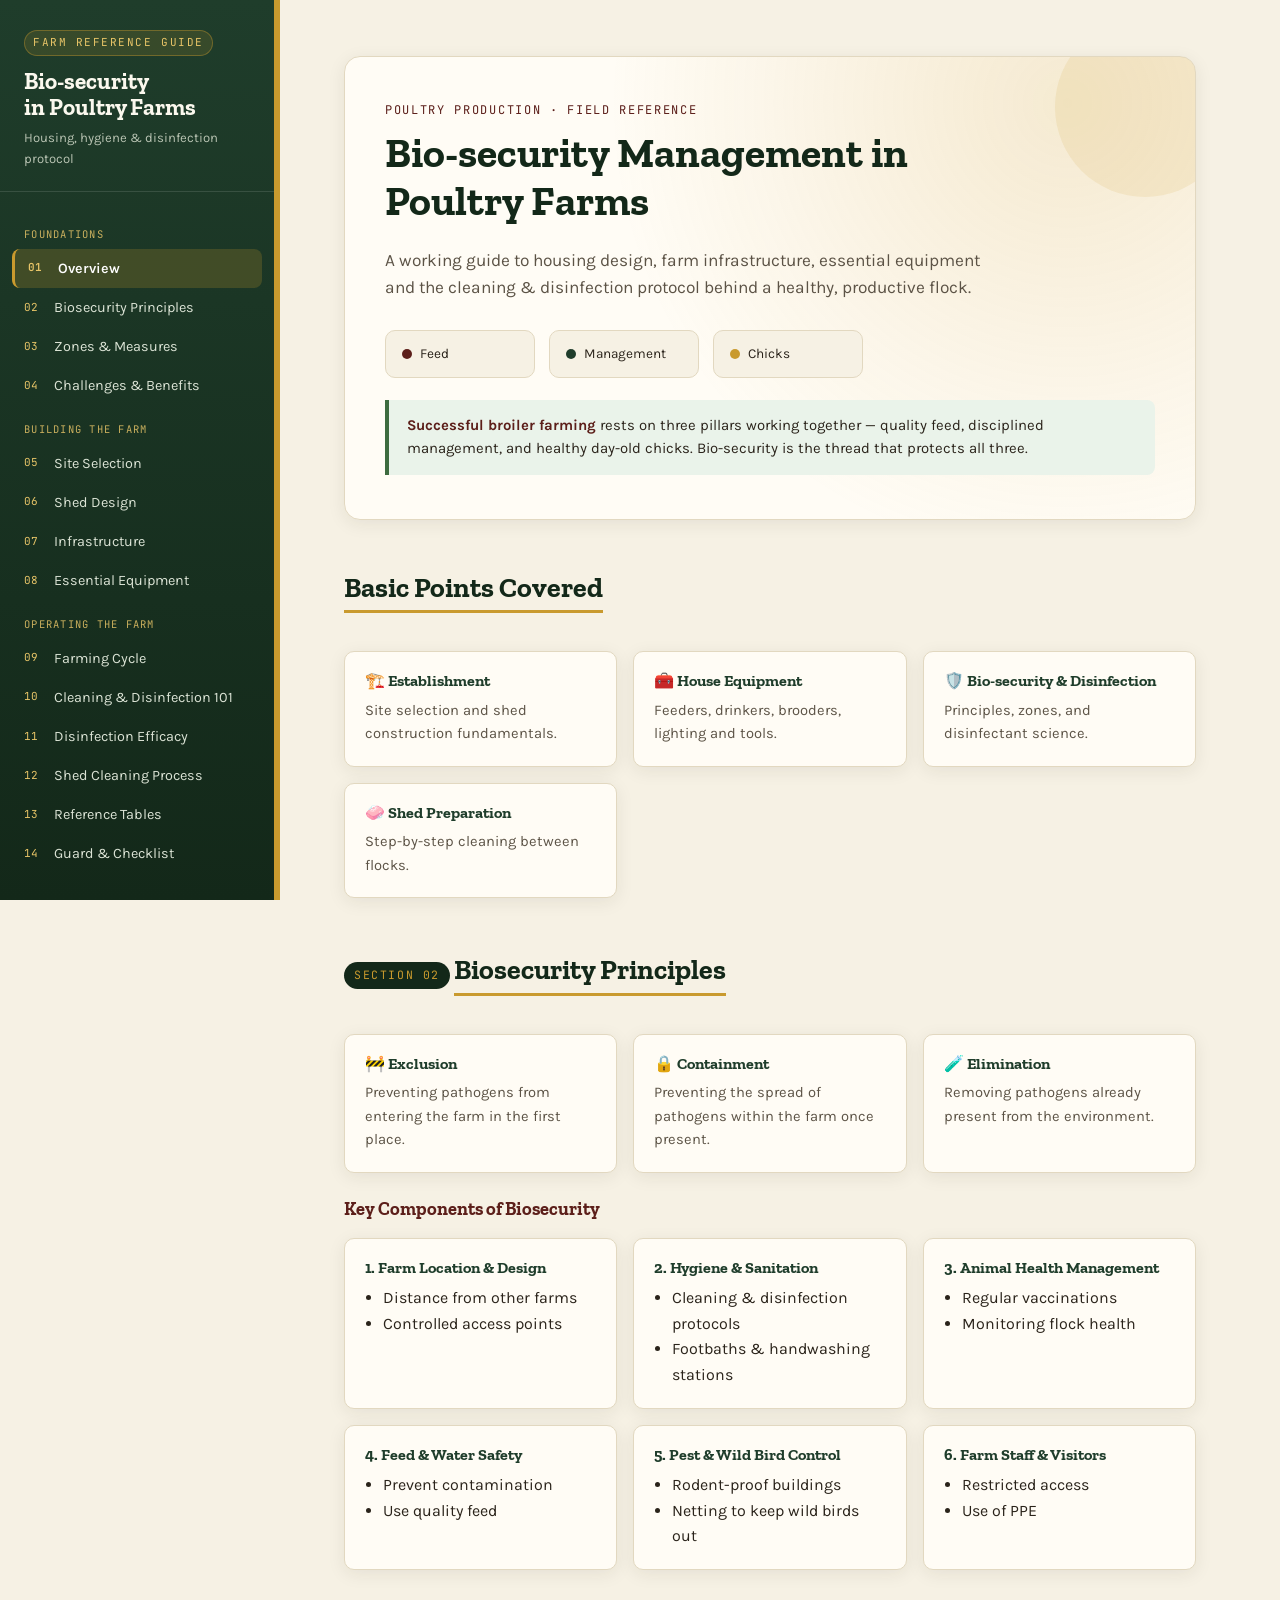
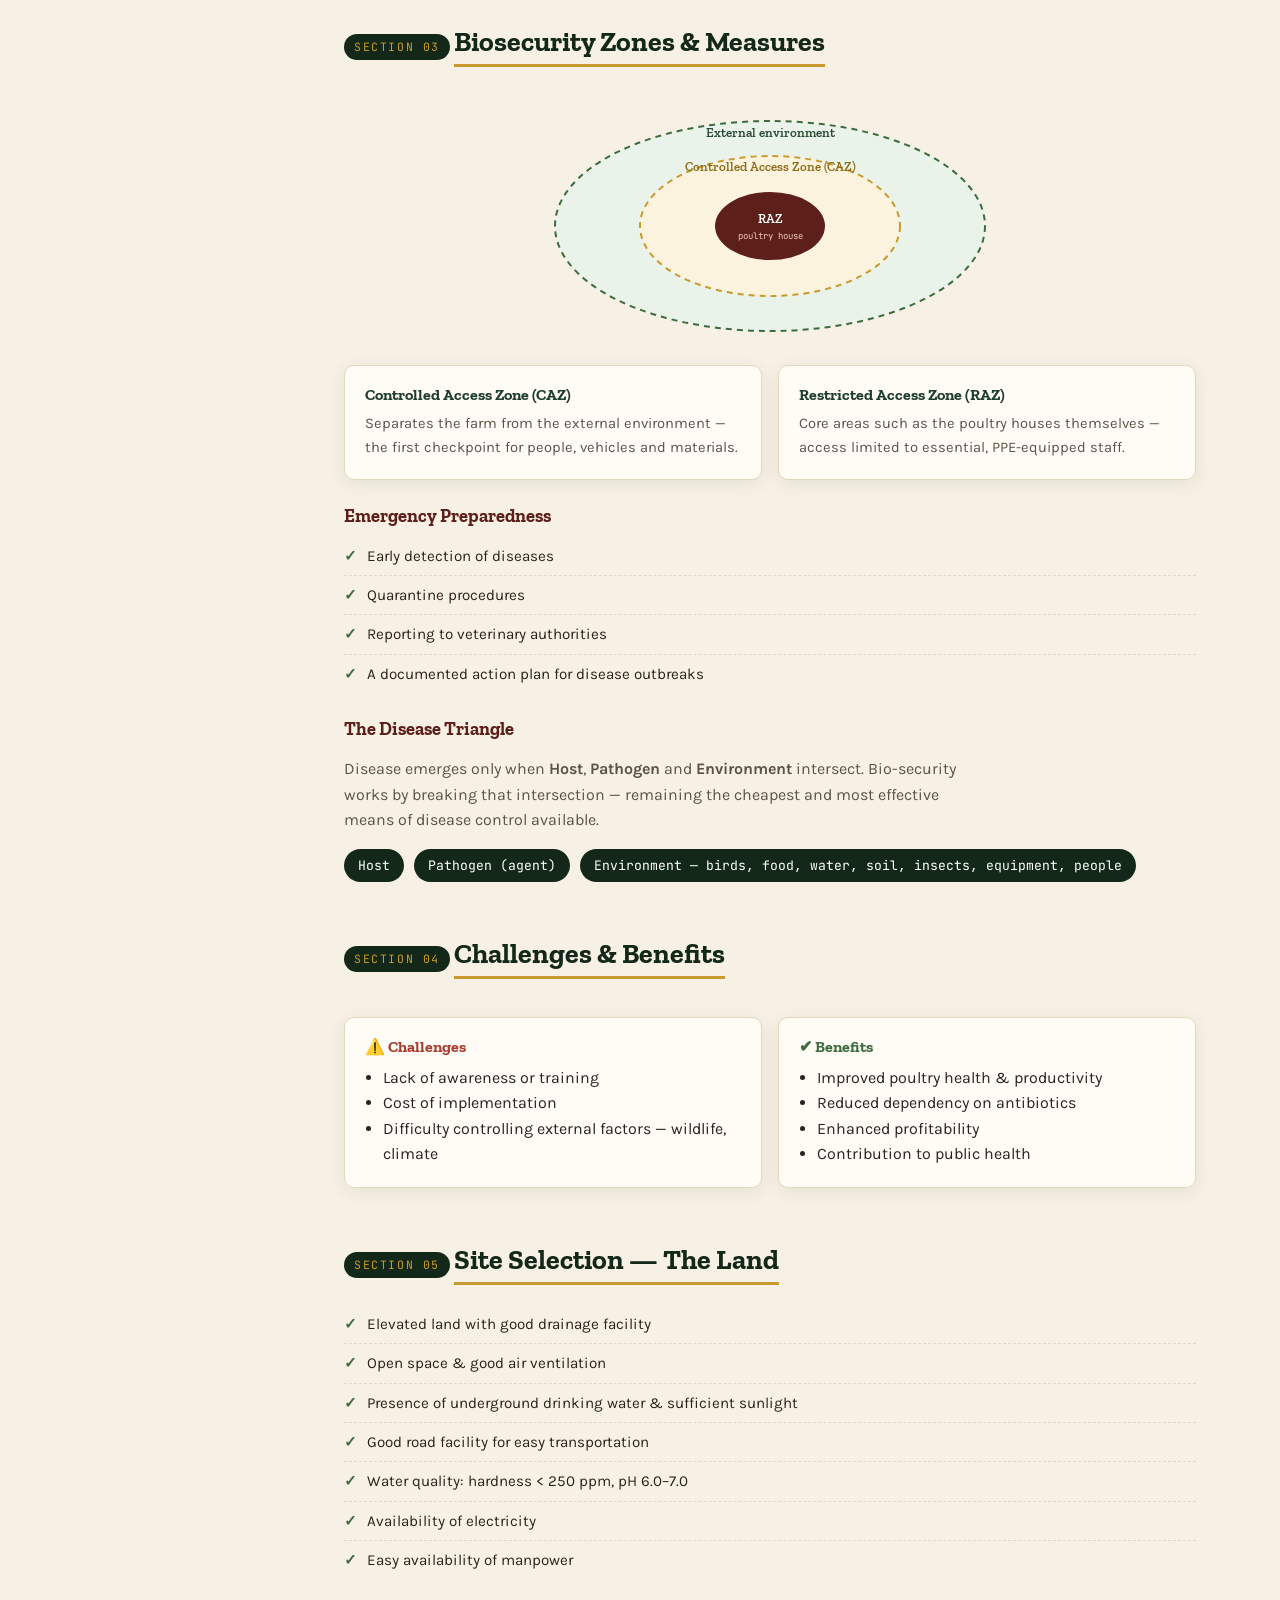
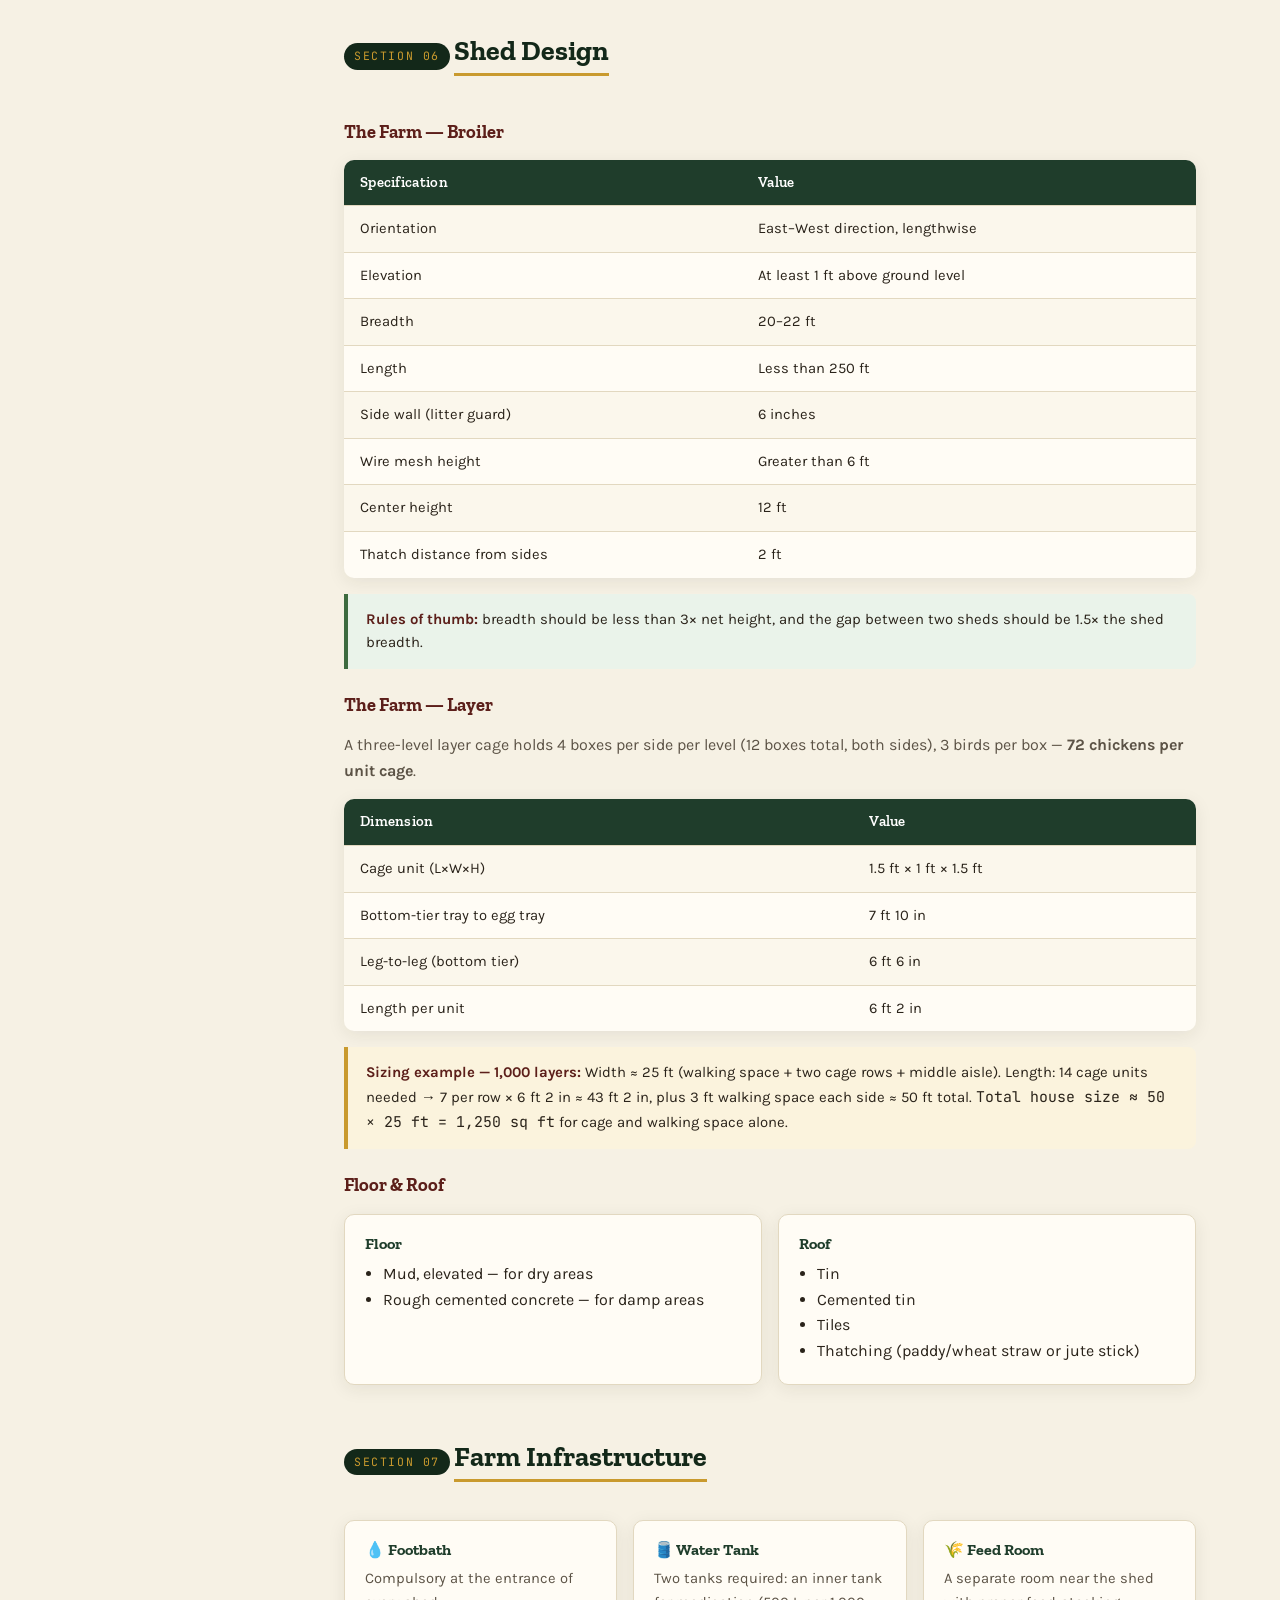
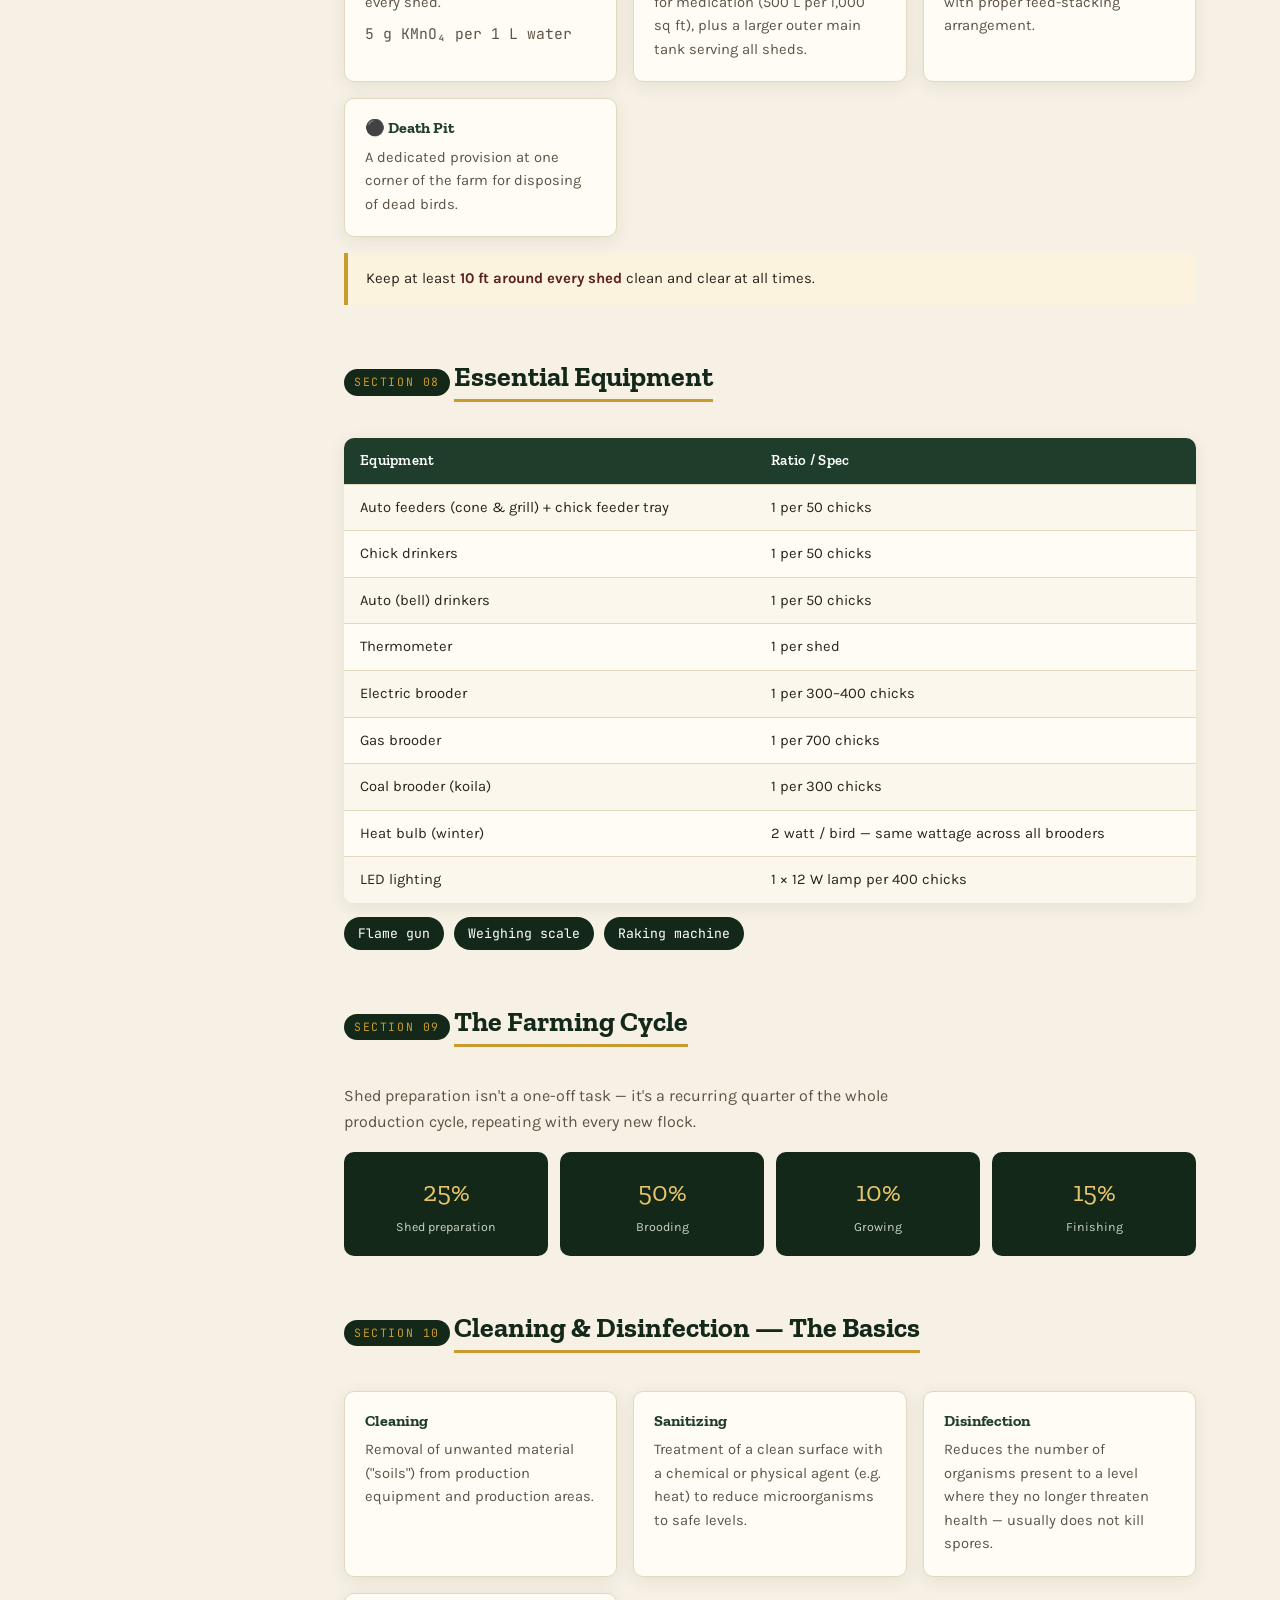
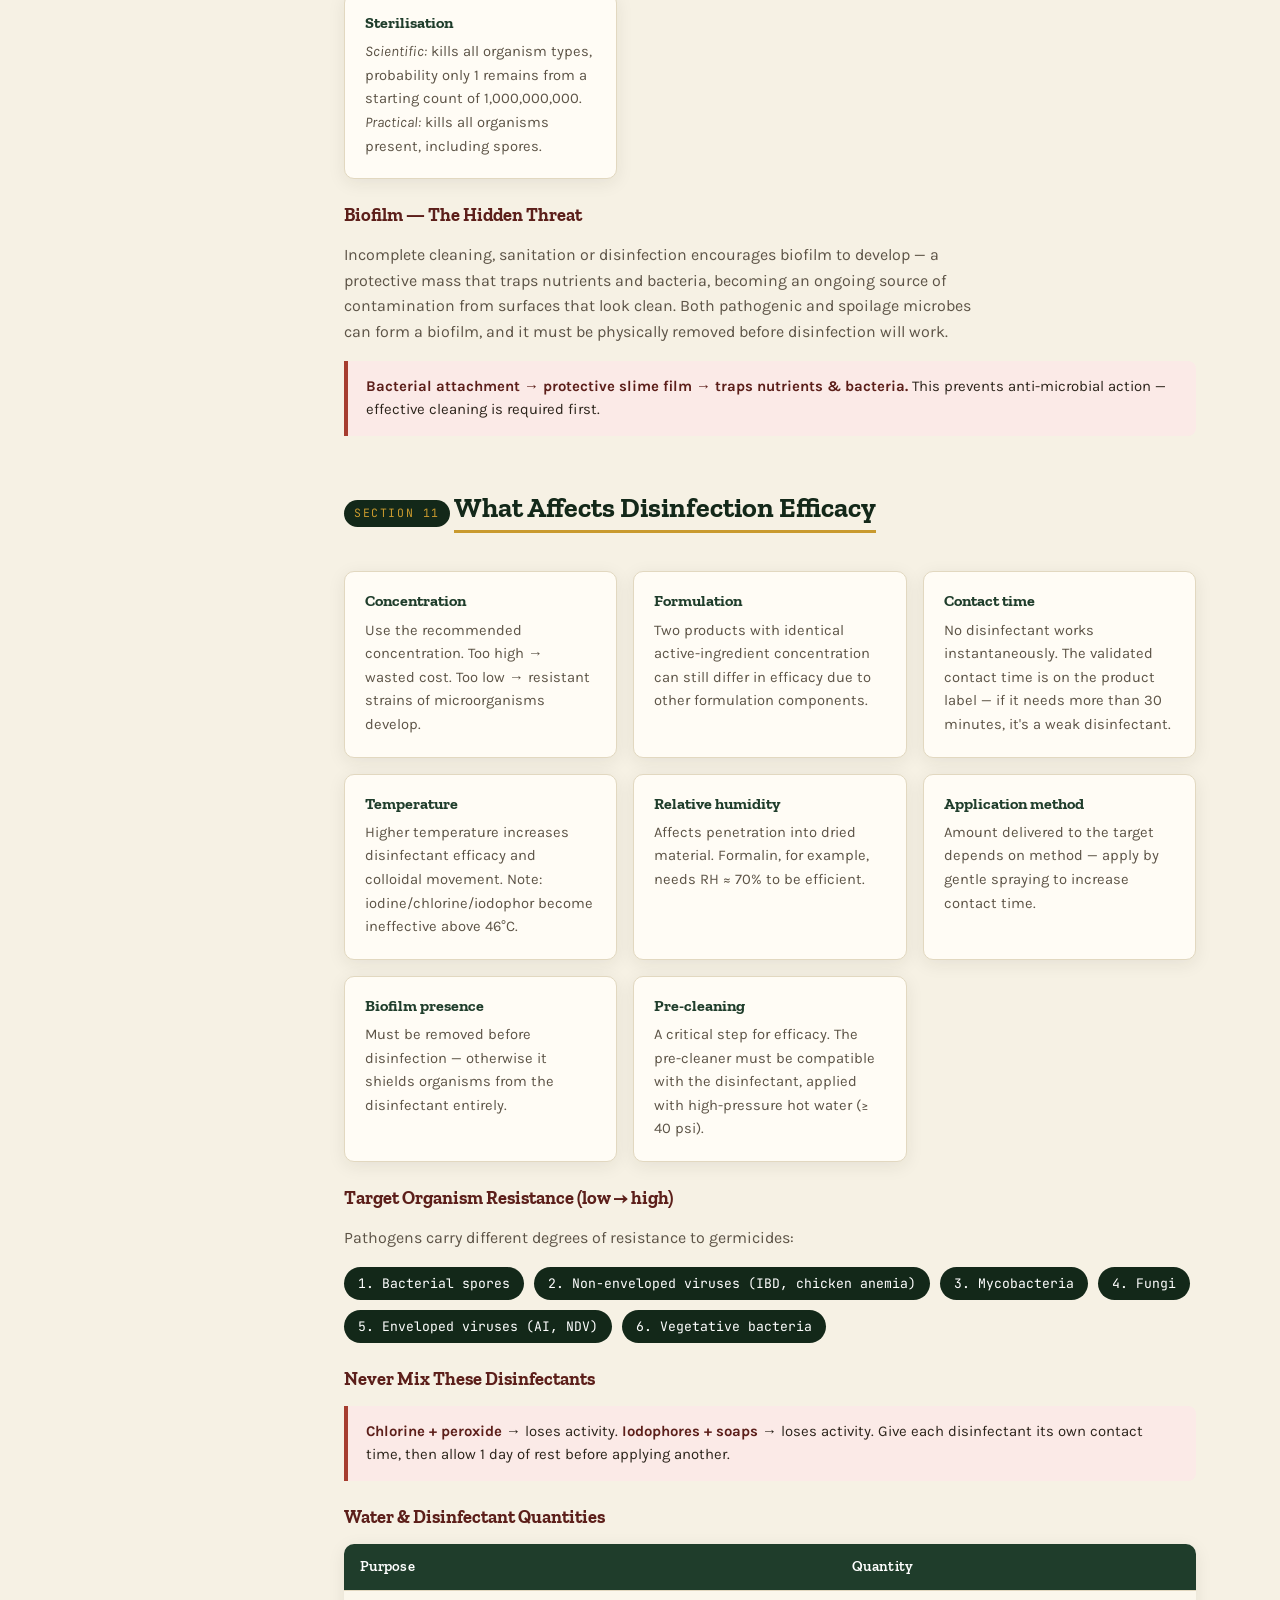
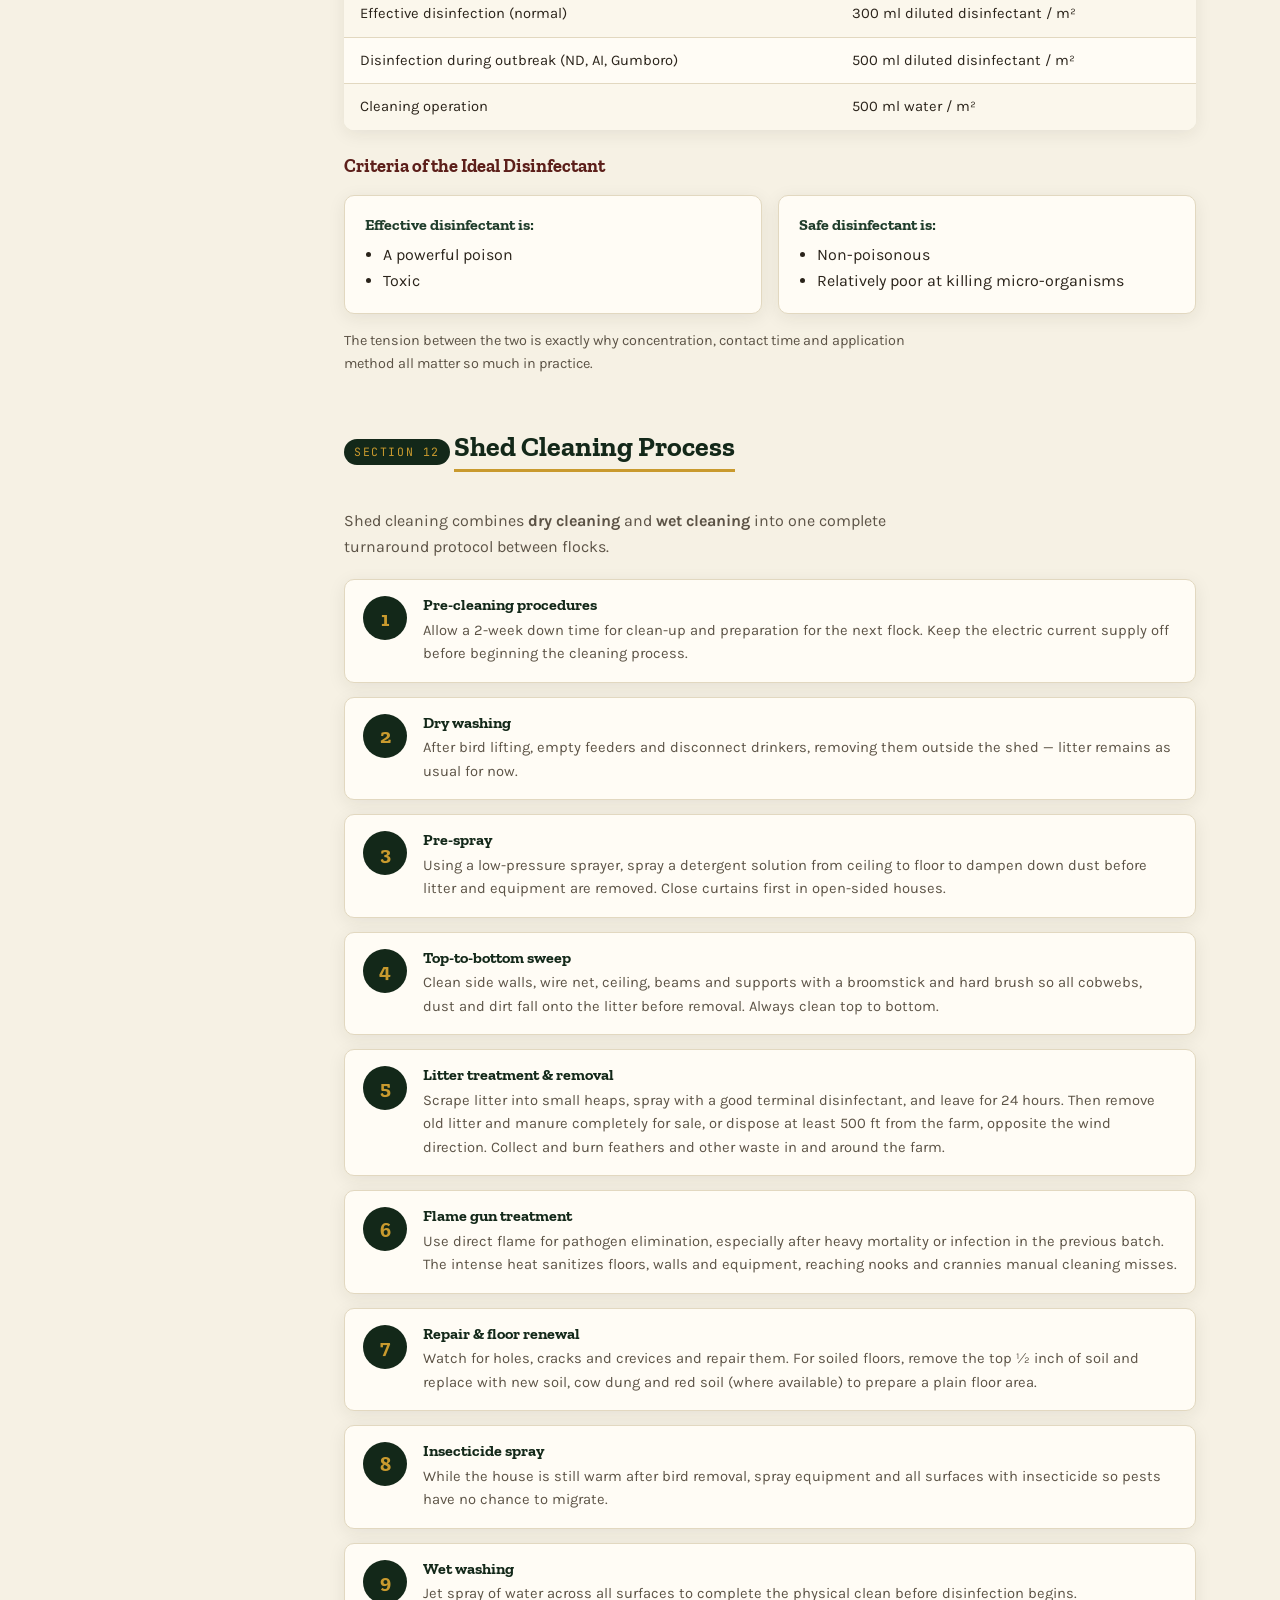
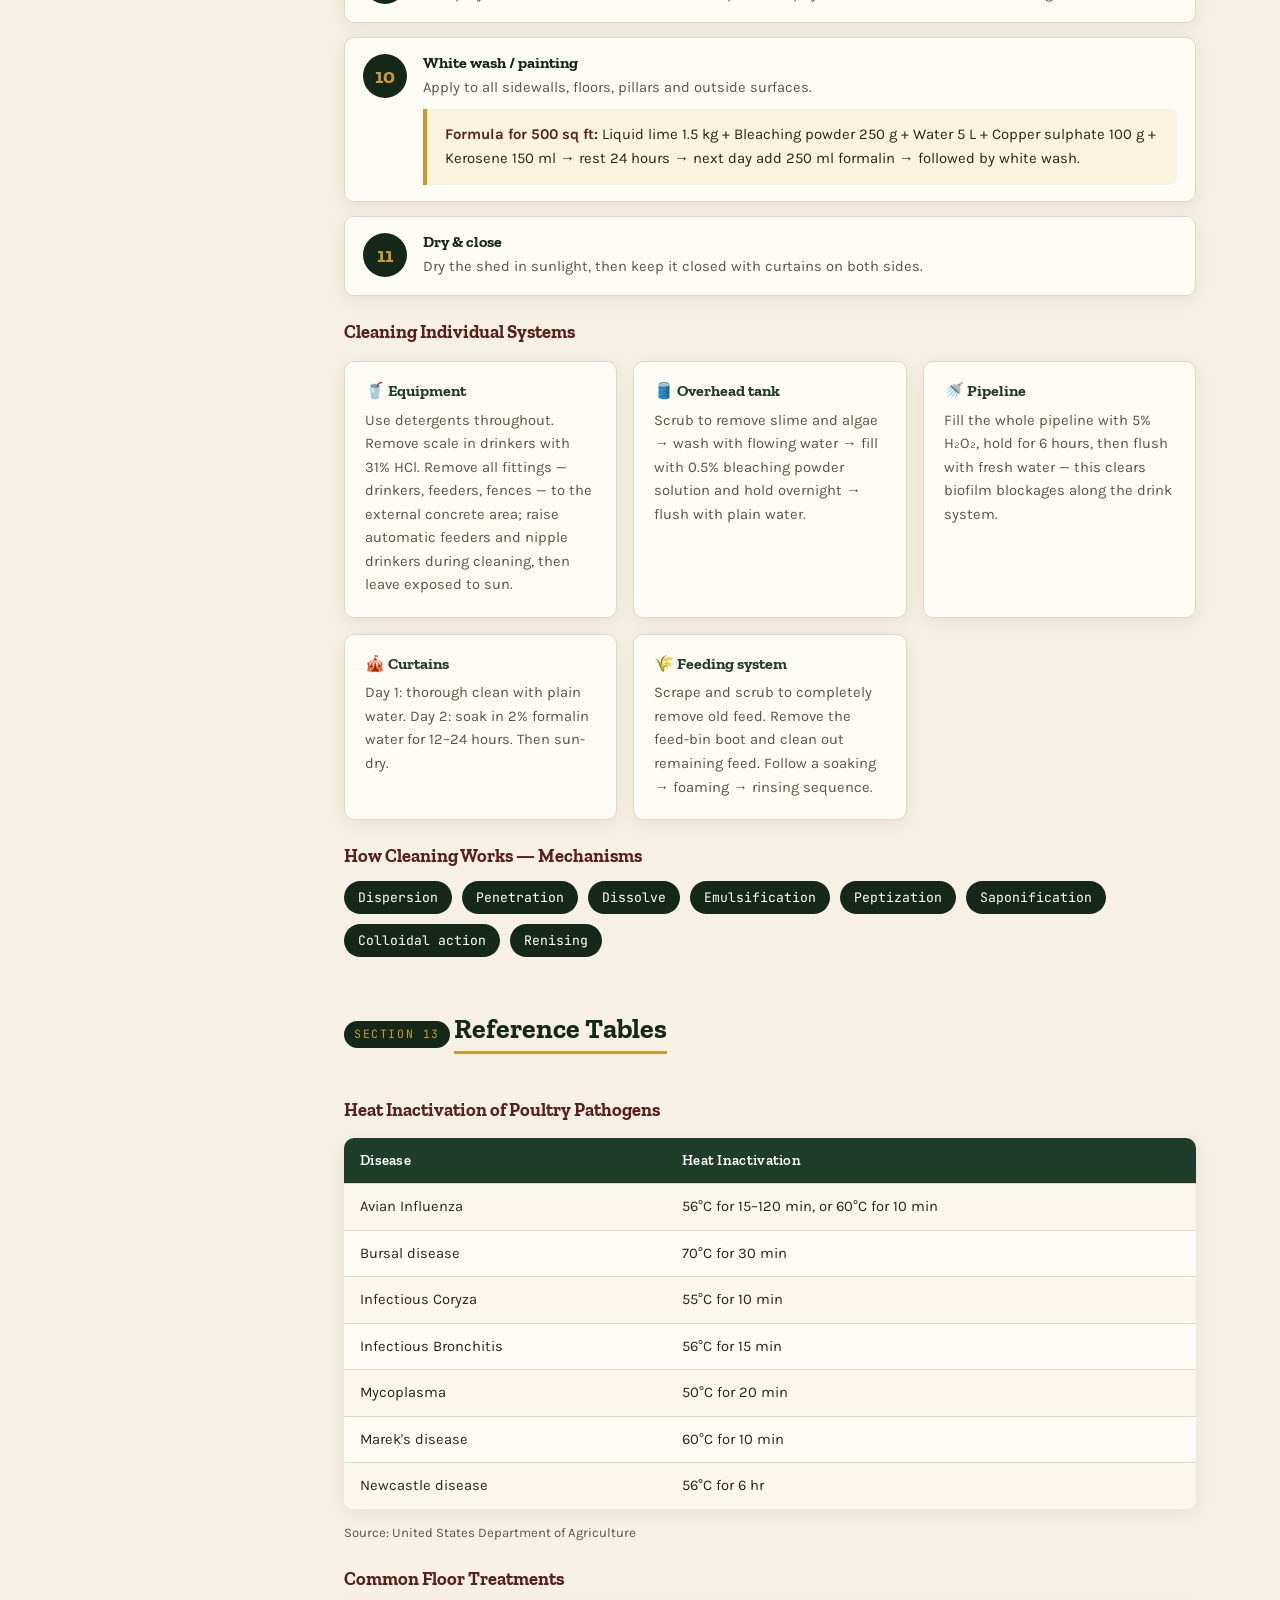
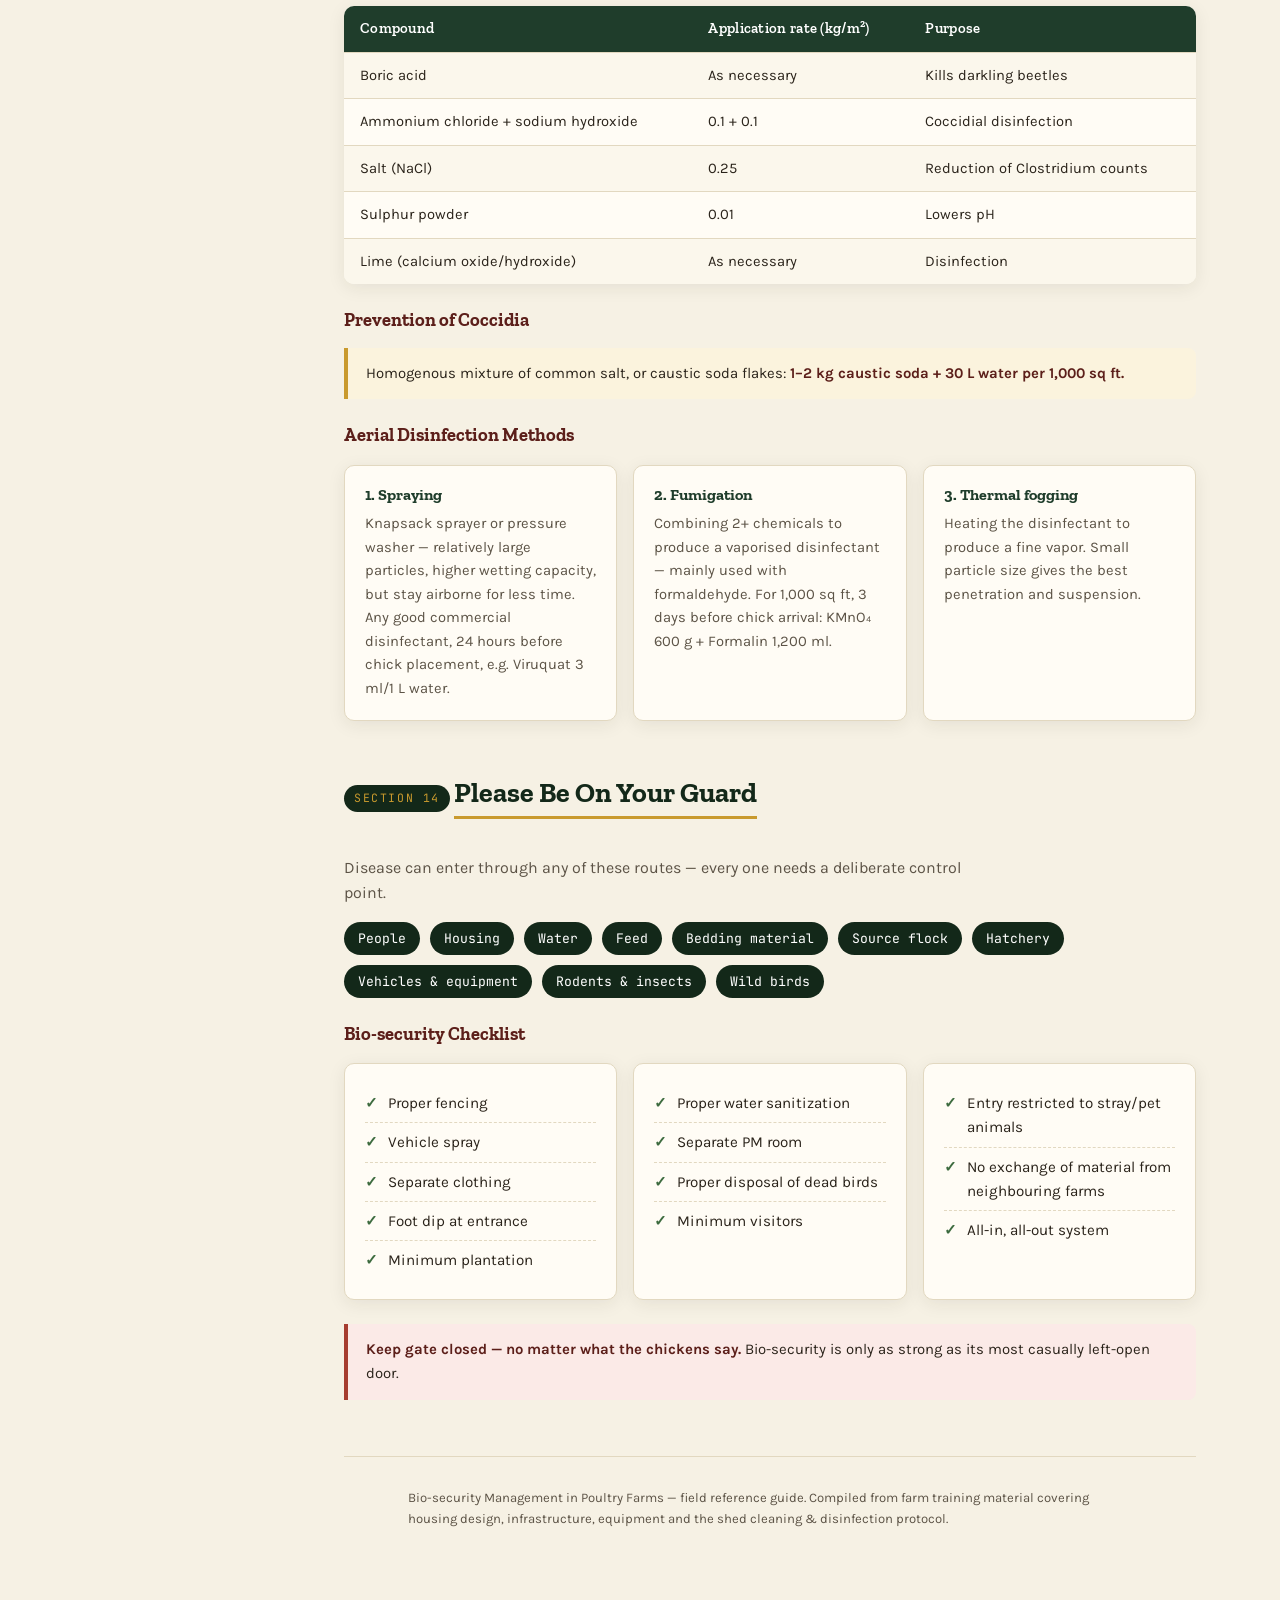
<file: poultry_biosecurity.html>
<!DOCTYPE html>
<html lang="en">
<head>
<meta charset="UTF-8">
<meta name="viewport" content="width=device-width, initial-scale=1.0">
<title>Bio-security Management in Poultry Farms</title>
<link rel="preconnect" href="https://fonts.googleapis.com">
<link href="https://fonts.googleapis.com/css2?family=Zilla+Slab:wght@400;500;600;700&family=Karla:wght@400;500;600;700&family=JetBrains+Mono:wght@500&display=swap" rel="stylesheet">
<style>
  :root{
    --barn:#5c1f1a;
    --barn-dark:#3d1512;
    --coop-green:#1f3d2b;
    --coop-green-dark:#132819;
    --wheat:#c99a2e;
    --wheat-light:#e8c568;
    --cream:#f6f1e4;
    --paper:#fffcf5;
    --ink:#2a231a;
    --ink-soft:#5c5346;
    --line:#e2d8c0;
    --danger:#a63d2f;
    --good:#3d6b3f;
    --radius:10px;
    --shadow: 0 4px 18px rgba(42,35,26,0.08);
  }
  *{box-sizing:border-box;}
  html{scroll-behavior:smooth;}
  body{
    margin:0;
    font-family:'Karla',sans-serif;
    background:var(--cream);
    color:var(--ink);
    line-height:1.6;
  }
  h1,h2,h3,h4{
    font-family:'Zilla Slab',serif;
    color:var(--coop-green-dark);
    line-height:1.15;
    margin:0 0 .5em 0;
  }
  .mono{font-family:'JetBrains Mono',monospace;}

  /* ---------- Layout ---------- */
  .app{
    display:grid;
    grid-template-columns: 280px 1fr;
    min-height:100vh;
  }

  /* ---------- Sidebar ---------- */
  .sidebar{
    background: linear-gradient(180deg, var(--coop-green) 0%, var(--coop-green-dark) 100%);
    color:#e9e4d2;
    position:sticky;
    top:0;
    height:100vh;
    overflow-y:auto;
    padding:28px 0 40px;
    border-right:6px solid var(--wheat);
  }
  .sidebar::-webkit-scrollbar{width:6px;}
  .sidebar::-webkit-scrollbar-thumb{background:rgba(255,255,255,0.2);border-radius:4px;}

  .brand{
    padding:0 24px 22px;
    border-bottom:1px solid rgba(255,255,255,0.12);
    margin-bottom:18px;
  }
  .brand .tag{
    display:inline-block;
    font-family:'JetBrains Mono',monospace;
    font-size:11px;
    letter-spacing:.14em;
    text-transform:uppercase;
    color:var(--wheat-light);
    background:rgba(201,154,46,0.15);
    border:1px solid rgba(201,154,46,0.4);
    padding:3px 8px;
    border-radius:20px;
    margin-bottom:12px;
  }
  .brand h1{
    color:#fbf8ee;
    font-size:1.45rem;
    margin:0;
  }
  .brand p{
    margin:6px 0 0;
    font-size:.82rem;
    color:#b9c4b3;
  }

  nav.toc{padding:0 12px;}
  nav.toc .group-label{
    font-family:'JetBrains Mono',monospace;
    font-size:10.5px;
    letter-spacing:.12em;
    text-transform:uppercase;
    color:var(--wheat-light);
    padding:16px 12px 6px;
    opacity:.85;
  }
  nav.toc ul{list-style:none;margin:0;padding:0;}
  nav.toc a{
    display:flex;
    align-items:center;
    gap:10px;
    text-decoration:none;
    color:#dbe3d5;
    font-size:.9rem;
    padding:8px 12px;
    border-radius:8px;
    transition:background .15s ease, color .15s ease, padding-left .15s ease;
  }
  nav.toc a .num{
    font-family:'JetBrains Mono',monospace;
    font-size:11px;
    color:var(--wheat-light);
    min-width:20px;
  }
  nav.toc a:hover{
    background:rgba(255,255,255,0.08);
    color:#fff;
    padding-left:16px;
  }
  nav.toc a.active{
    background:rgba(201,154,46,0.22);
    color:#fff;
    border-left:3px solid var(--wheat);
    padding-left:13px;
    font-weight:600;
  }

  /* ---------- Hamburger (mobile) ---------- */
  .menu-toggle{
    display:none;
    position:fixed;
    top:16px;
    left:16px;
    z-index:200;
    background:var(--coop-green-dark);
    color:#fff;
    border:none;
    width:44px;
    height:44px;
    border-radius:10px;
    box-shadow:var(--shadow);
    font-size:20px;
    cursor:pointer;
  }
  .scrim{
    display:none;
    position:fixed;
    inset:0;
    background:rgba(20,15,10,0.45);
    z-index:99;
  }

  /* ---------- Main content ---------- */
  main{
    padding:56px 64px 100px;
    max-width:980px;
  }

  .hero{
    background: radial-gradient(circle at 85% 10%, rgba(201,154,46,0.18), transparent 55%), var(--paper);
    border:1px solid var(--line);
    border-radius:16px;
    padding:44px 40px;
    margin-bottom:52px;
    box-shadow:var(--shadow);
    position:relative;
    overflow:hidden;
  }
  .hero::before{
    content:"";
    position:absolute;
    right:-40px; top:-40px;
    width:180px; height:180px;
    background:var(--wheat);
    opacity:.12;
    border-radius:50%;
  }
  .hero .eyebrow{
    font-family:'JetBrains Mono',monospace;
    font-size:12px;
    letter-spacing:.14em;
    text-transform:uppercase;
    color:var(--barn);
    margin-bottom:10px;
  }
  .hero h1{
    font-size:2.6rem;
    max-width:640px;
  }
  .hero p.lead{
    font-size:1.08rem;
    color:var(--ink-soft);
    max-width:600px;
    margin-top:14px;
  }
  .hero .triad{
    display:flex;
    gap:14px;
    margin-top:28px;
    flex-wrap:wrap;
  }
  .triad-item{
    background:var(--cream);
    border:1px solid var(--line);
    border-radius:10px;
    padding:12px 16px;
    font-size:.85rem;
    display:flex;
    align-items:center;
    gap:8px;
    min-width:150px;
  }
  .triad-item .dot{
    width:10px;height:10px;border-radius:50%;flex:none;
  }

  section{
    margin-bottom:56px;
    scroll-margin-top:24px;
  }
  section .kicker{
    font-family:'JetBrains Mono',monospace;
    font-size:11.5px;
    letter-spacing:.14em;
    text-transform:uppercase;
    color:var(--wheat);
    background:var(--coop-green-dark);
    display:inline-block;
    padding:4px 10px;
    border-radius:20px;
    margin-bottom:10px;
  }
  section h2{
    font-size:1.75rem;
    border-bottom:3px solid var(--wheat);
    display:inline-block;
    padding-bottom:6px;
    margin-bottom:20px;
  }
  section h3{
    font-size:1.15rem;
    color:var(--barn);
    margin-top:26px;
  }

  .card-grid{
    display:grid;
    grid-template-columns:repeat(auto-fit, minmax(240px,1fr));
    gap:16px;
    margin-top:18px;
  }
  .card{
    background:var(--paper);
    border:1px solid var(--line);
    border-radius:var(--radius);
    padding:20px;
    box-shadow:var(--shadow);
  }
  .card h4{
    font-size:1rem;
    color:var(--coop-green);
    margin-bottom:8px;
    display:flex;
    align-items:center;
    gap:8px;
  }
  .card ul{margin:0;padding-left:18px;}
  .card p{margin:0;color:var(--ink-soft);font-size:.92rem;}

  ul.check{list-style:none;margin:0;padding:0;}
  ul.check li{
    display:flex;
    gap:10px;
    padding:7px 0;
    border-bottom:1px dashed var(--line);
    font-size:.95rem;
  }
  ul.check li:last-child{border-bottom:none;}
  ul.check li::before{
    content:"✓";
    color:var(--good);
    font-weight:700;
    flex:none;
  }

  .spec-table{
    width:100%;
    border-collapse:collapse;
    margin-top:16px;
    background:var(--paper);
    border-radius:var(--radius);
    overflow:hidden;
    box-shadow:var(--shadow);
  }
  .spec-table th, .spec-table td{
    padding:11px 16px;
    text-align:left;
    border-bottom:1px solid var(--line);
    font-size:.92rem;
  }
  .spec-table th{
    background:var(--coop-green);
    color:#fff;
    font-family:'Zilla Slab',serif;
    font-weight:600;
    letter-spacing:.02em;
  }
  .spec-table tr:nth-child(even) td{background:#fbf7ec;}
  .spec-table tr:last-child td{border-bottom:none;}

  .callout{
    border-left:4px solid var(--wheat);
    background:#fbf3dd;
    padding:14px 18px;
    border-radius:0 8px 8px 0;
    font-size:.93rem;
    margin-top:16px;
  }
  .callout.warn{border-left-color:var(--danger); background:#fbeae7;}
  .callout.good{border-left-color:var(--good); background:#eaf3ea;}
  .callout strong{color:var(--barn);}

  .steps{
    counter-reset:step;
    margin-top:20px;
    display:flex;
    flex-direction:column;
    gap:14px;
  }
  .step{
    display:grid;
    grid-template-columns:44px 1fr;
    gap:16px;
    background:var(--paper);
    border:1px solid var(--line);
    border-radius:var(--radius);
    padding:16px 18px;
    box-shadow:var(--shadow);
  }
  .step .step-num{
    counter-increment:step;
    font-family:'Zilla Slab',serif;
    font-weight:700;
    font-size:1.3rem;
    color:var(--wheat);
    background:var(--coop-green-dark);
    width:44px;height:44px;
    border-radius:50%;
    display:flex;align-items:center;justify-content:center;
  }
  .step .step-num::before{content: counter(step);}
  .step h4{margin:0 0 4px;font-size:1rem;color:var(--coop-green-dark);}
  .step p{margin:0;color:var(--ink-soft);font-size:.92rem;}

  .pill-row{display:flex;flex-wrap:wrap;gap:10px;margin-top:14px;}
  .pill{
    background:var(--coop-green-dark);
    color:#fff;
    padding:6px 14px;
    border-radius:20px;
    font-size:.82rem;
    font-family:'JetBrains Mono',monospace;
  }

  .zone-diagram{
    display:flex;
    justify-content:center;
    margin:24px 0;
  }

  .stat-strip{
    display:grid;
    grid-template-columns:repeat(4,1fr);
    gap:12px;
    margin-top:18px;
  }
  .stat-box{
    background:var(--coop-green-dark);
    color:#fff;
    border-radius:var(--radius);
    padding:18px 14px;
    text-align:center;
  }
  .stat-box .val{font-family:'Zilla Slab',serif;font-size:1.7rem;color:var(--wheat-light);}
  .stat-box .label{font-size:.78rem;color:#c9d4c1;margin-top:4px;}

  footer{
    padding:30px 64px 60px;
    color:var(--ink-soft);
    font-size:.82rem;
    border-top:1px solid var(--line);
    max-width:980px;
  }

  /* ---------- Responsive ---------- */
  @media (max-width: 900px){
    .app{grid-template-columns:1fr;}
    .sidebar{
      position:fixed;
      left:0; top:0;
      width:280px;
      transform:translateX(-100%);
      transition:transform .25s ease;
      z-index:150;
      box-shadow:8px 0 30px rgba(0,0,0,0.25);
    }
    .sidebar.open{transform:translateX(0);}
    .scrim.show{display:block;}
    .menu-toggle{display:block;}
    main{padding:90px 22px 80px;}
    .hero{padding:30px 22px;}
    .hero h1{font-size:1.9rem;}
    footer{padding:20px 22px 50px;}
    .stat-strip{grid-template-columns:repeat(2,1fr);}
  }
  @media (max-width: 500px){
    .card-grid{grid-template-columns:1fr;}
    .step{grid-template-columns:36px 1fr;}
    .step .step-num{width:36px;height:36px;font-size:1rem;}
  }
</style>
</head>
<body>

<button class="menu-toggle" id="menuToggle" aria-label="Toggle menu">☰</button>
<div class="scrim" id="scrim"></div>

<div class="app">

  <aside class="sidebar" id="sidebar">
    <div class="brand">
      <span class="tag">Farm Reference Guide</span>
      <h1>Bio-security<br>in Poultry Farms</h1>
      <p>Housing, hygiene &amp; disinfection protocol</p>
    </div>

    <nav class="toc">
      <div class="group-label">Foundations</div>
      <ul>
        <li><a href="#overview"><span class="num">01</span>Overview</a></li>
        <li><a href="#principles"><span class="num">02</span>Biosecurity Principles</a></li>
        <li><a href="#zones"><span class="num">03</span>Zones &amp; Measures</a></li>
        <li><a href="#challenges"><span class="num">04</span>Challenges &amp; Benefits</a></li>
      </ul>

      <div class="group-label">Building the Farm</div>
      <ul>
        <li><a href="#land"><span class="num">05</span>Site Selection</a></li>
        <li><a href="#housing"><span class="num">06</span>Shed Design</a></li>
        <li><a href="#infra"><span class="num">07</span>Infrastructure</a></li>
        <li><a href="#equipment"><span class="num">08</span>Essential Equipment</a></li>
      </ul>

      <div class="group-label">Operating the Farm</div>
      <ul>
        <li><a href="#cycle"><span class="num">09</span>Farming Cycle</a></li>
        <li><a href="#clean-basics"><span class="num">10</span>Cleaning &amp; Disinfection 101</a></li>
        <li><a href="#efficacy"><span class="num">11</span>Disinfection Efficacy</a></li>
        <li><a href="#process"><span class="num">12</span>Shed Cleaning Process</a></li>
        <li><a href="#tables"><span class="num">13</span>Reference Tables</a></li>
        <li><a href="#checklist"><span class="num">14</span>Guard &amp; Checklist</a></li>
      </ul>
    </nav>
  </aside>

  <main>

    <section id="overview">
      <div class="hero">
        <div class="eyebrow">Poultry Production · Field Reference</div>
        <h1>Bio-security Management in Poultry Farms</h1>
        <p class="lead">A working guide to housing design, farm infrastructure, essential equipment and the cleaning &amp; disinfection protocol behind a healthy, productive flock.</p>
        <div class="triad">
          <div class="triad-item"><span class="dot" style="background:var(--barn)"></span>Feed</div>
          <div class="triad-item"><span class="dot" style="background:var(--coop-green)"></span>Management</div>
          <div class="triad-item"><span class="dot" style="background:var(--wheat)"></span>Chicks</div>
        </div>
        <div class="callout good" style="margin-top:22px;">
          <strong>Successful broiler farming</strong> rests on three pillars working together — quality feed, disciplined management, and healthy day-old chicks. Bio-security is the thread that protects all three.
        </div>
      </div>

      <h2>Basic Points Covered</h2>
      <div class="card-grid">
        <div class="card"><h4>🏗️ Establishment</h4><p>Site selection and shed construction fundamentals.</p></div>
        <div class="card"><h4>🧰 House Equipment</h4><p>Feeders, drinkers, brooders, lighting and tools.</p></div>
        <div class="card"><h4>🛡️ Bio-security &amp; Disinfection</h4><p>Principles, zones, and disinfectant science.</p></div>
        <div class="card"><h4>🧼 Shed Preparation</h4><p>Step-by-step cleaning between flocks.</p></div>
      </div>
    </section>

    <section id="principles">
      <span class="kicker">Section 02</span>
      <h2>Biosecurity Principles</h2>
      <div class="card-grid">
        <div class="card">
          <h4>🚧 Exclusion</h4>
          <p>Preventing pathogens from entering the farm in the first place.</p>
        </div>
        <div class="card">
          <h4>🔒 Containment</h4>
          <p>Preventing the spread of pathogens within the farm once present.</p>
        </div>
        <div class="card">
          <h4>🧪 Elimination</h4>
          <p>Removing pathogens already present from the environment.</p>
        </div>
      </div>

      <h3>Key Components of Biosecurity</h3>
      <div class="card-grid">
        <div class="card"><h4>1. Farm Location &amp; Design</h4><ul><li>Distance from other farms</li><li>Controlled access points</li></ul></div>
        <div class="card"><h4>2. Hygiene &amp; Sanitation</h4><ul><li>Cleaning &amp; disinfection protocols</li><li>Footbaths &amp; handwashing stations</li></ul></div>
        <div class="card"><h4>3. Animal Health Management</h4><ul><li>Regular vaccinations</li><li>Monitoring flock health</li></ul></div>
        <div class="card"><h4>4. Feed &amp; Water Safety</h4><ul><li>Prevent contamination</li><li>Use quality feed</li></ul></div>
        <div class="card"><h4>5. Pest &amp; Wild Bird Control</h4><ul><li>Rodent-proof buildings</li><li>Netting to keep wild birds out</li></ul></div>
        <div class="card"><h4>6. Farm Staff &amp; Visitors</h4><ul><li>Restricted access</li><li>Use of PPE</li></ul></div>
      </div>
    </section>

    <section id="zones">
      <span class="kicker">Section 03</span>
      <h2>Biosecurity Zones &amp; Measures</h2>

      <div class="zone-diagram">
        <svg width="440" height="230" viewBox="0 0 440 230" xmlns="http://www.w3.org/2000/svg">
          <ellipse cx="220" cy="115" rx="215" ry="105" fill="#eaf3ea" stroke="#3d6b3f" stroke-width="2" stroke-dasharray="6 5"/>
          <ellipse cx="220" cy="115" rx="130" ry="70" fill="#fbf3dd" stroke="#c99a2e" stroke-width="2" stroke-dasharray="6 5"/>
          <ellipse cx="220" cy="115" rx="55" ry="34" fill="#5c1f1a"/>
          <text x="220" y="112" text-anchor="middle" fill="#fff" font-family="Zilla Slab, serif" font-size="13" font-weight="600">RAZ</text>
          <text x="220" y="128" text-anchor="middle" fill="#f0c6bb" font-family="JetBrains Mono, monospace" font-size="9">poultry house</text>
          <text x="220" y="60" text-anchor="middle" fill="#8a6d1c" font-family="Zilla Slab, serif" font-size="13" font-weight="600">Controlled Access Zone (CAZ)</text>
          <text x="220" y="26" text-anchor="middle" fill="#2c4a30" font-family="Zilla Slab, serif" font-size="13" font-weight="600">External environment</text>
        </svg>
      </div>

      <div class="card-grid">
        <div class="card">
          <h4>Controlled Access Zone (CAZ)</h4>
          <p>Separates the farm from the external environment — the first checkpoint for people, vehicles and materials.</p>
        </div>
        <div class="card">
          <h4>Restricted Access Zone (RAZ)</h4>
          <p>Core areas such as the poultry houses themselves — access limited to essential, PPE-equipped staff.</p>
        </div>
      </div>

      <h3>Emergency Preparedness</h3>
      <ul class="check">
        <li>Early detection of diseases</li>
        <li>Quarantine procedures</li>
        <li>Reporting to veterinary authorities</li>
        <li>A documented action plan for disease outbreaks</li>
      </ul>

      <h3>The Disease Triangle</h3>
      <p style="color:var(--ink-soft);max-width:640px;">Disease emerges only when <strong>Host</strong>, <strong>Pathogen</strong> and <strong>Environment</strong> intersect. Bio-security works by breaking that intersection — remaining the cheapest and most effective means of disease control available.</p>
      <div class="pill-row">
        <span class="pill">Host</span>
        <span class="pill">Pathogen (agent)</span>
        <span class="pill">Environment — birds, food, water, soil, insects, equipment, people</span>
      </div>
    </section>

    <section id="challenges">
      <span class="kicker">Section 04</span>
      <h2>Challenges &amp; Benefits</h2>
      <div class="card-grid">
        <div class="card">
          <h4 style="color:var(--danger)">⚠️ Challenges</h4>
          <ul>
            <li>Lack of awareness or training</li>
            <li>Cost of implementation</li>
            <li>Difficulty controlling external factors — wildlife, climate</li>
          </ul>
        </div>
        <div class="card">
          <h4 style="color:var(--good)">✔ Benefits</h4>
          <ul>
            <li>Improved poultry health &amp; productivity</li>
            <li>Reduced dependency on antibiotics</li>
            <li>Enhanced profitability</li>
            <li>Contribution to public health</li>
          </ul>
        </div>
      </div>
    </section>

    <section id="land">
      <span class="kicker">Section 05</span>
      <h2>Site Selection — The Land</h2>
      <ul class="check">
        <li>Elevated land with good drainage facility</li>
        <li>Open space &amp; good air ventilation</li>
        <li>Presence of underground drinking water &amp; sufficient sunlight</li>
        <li>Good road facility for easy transportation</li>
        <li>Water quality: hardness &lt; 250 ppm, pH 6.0–7.0</li>
        <li>Availability of electricity</li>
        <li>Easy availability of manpower</li>
      </ul>
    </section>

    <section id="housing">
      <span class="kicker">Section 06</span>
      <h2>Shed Design</h2>

      <h3>The Farm — Broiler</h3>
      <table class="spec-table">
        <tr><th>Specification</th><th>Value</th></tr>
        <tr><td>Orientation</td><td>East–West direction, lengthwise</td></tr>
        <tr><td>Elevation</td><td>At least 1 ft above ground level</td></tr>
        <tr><td>Breadth</td><td>20–22 ft</td></tr>
        <tr><td>Length</td><td>Less than 250 ft</td></tr>
        <tr><td>Side wall (litter guard)</td><td>6 inches</td></tr>
        <tr><td>Wire mesh height</td><td>Greater than 6 ft</td></tr>
        <tr><td>Center height</td><td>12 ft</td></tr>
        <tr><td>Thatch distance from sides</td><td>2 ft</td></tr>
      </table>
      <div class="callout good">
        <strong>Rules of thumb:</strong> breadth should be less than 3× net height, and the gap between two sheds should be 1.5× the shed breadth.
      </div>

      <h3>The Farm — Layer</h3>
      <p style="color:var(--ink-soft)">A three-level layer cage holds 4 boxes per side per level (12 boxes total, both sides), 3 birds per box — <strong>72 chickens per unit cage</strong>.</p>
      <table class="spec-table">
        <tr><th>Dimension</th><th>Value</th></tr>
        <tr><td>Cage unit (L×W×H)</td><td>1.5 ft × 1 ft × 1.5 ft</td></tr>
        <tr><td>Bottom-tier tray to egg tray</td><td>7 ft 10 in</td></tr>
        <tr><td>Leg-to-leg (bottom tier)</td><td>6 ft 6 in</td></tr>
        <tr><td>Length per unit</td><td>6 ft 2 in</td></tr>
      </table>
      <div class="callout">
        <strong>Sizing example — 1,000 layers:</strong> Width ≈ 25 ft (walking space + two cage rows + middle aisle). Length: 14 cage units needed → 7 per row × 6 ft 2 in ≈ 43 ft 2 in, plus 3 ft walking space each side ≈ 50 ft total. <span class="mono">Total house size ≈ 50 × 25 ft = 1,250 sq ft</span> for cage and walking space alone.
      </div>

      <h3>Floor &amp; Roof</h3>
      <div class="card-grid">
        <div class="card"><h4>Floor</h4><ul><li>Mud, elevated — for dry areas</li><li>Rough cemented concrete — for damp areas</li></ul></div>
        <div class="card"><h4>Roof</h4><ul><li>Tin</li><li>Cemented tin</li><li>Tiles</li><li>Thatching (paddy/wheat straw or jute stick)</li></ul></div>
      </div>
    </section>

    <section id="infra">
      <span class="kicker">Section 07</span>
      <h2>Farm Infrastructure</h2>
      <div class="card-grid">
        <div class="card">
          <h4>💧 Footbath</h4>
          <p>Compulsory at the entrance of every shed.</p>
          <p class="mono" style="margin-top:8px;">5 g KMnO₄ per 1 L water</p>
        </div>
        <div class="card">
          <h4>🛢️ Water Tank</h4>
          <p>Two tanks required: an inner tank for medication (500 L per 1,000 sq ft), plus a larger outer main tank serving all sheds.</p>
        </div>
        <div class="card">
          <h4>🌾 Feed Room</h4>
          <p>A separate room near the shed with proper feed-stacking arrangement.</p>
        </div>
        <div class="card">
          <h4>⚫ Death Pit</h4>
          <p>A dedicated provision at one corner of the farm for disposing of dead birds.</p>
        </div>
      </div>
      <div class="callout">Keep at least <strong>10 ft around every shed</strong> clean and clear at all times.</div>
    </section>

    <section id="equipment">
      <span class="kicker">Section 08</span>
      <h2>Essential Equipment</h2>
      <table class="spec-table">
        <tr><th>Equipment</th><th>Ratio / Spec</th></tr>
        <tr><td>Auto feeders (cone &amp; grill) + chick feeder tray</td><td>1 per 50 chicks</td></tr>
        <tr><td>Chick drinkers</td><td>1 per 50 chicks</td></tr>
        <tr><td>Auto (bell) drinkers</td><td>1 per 50 chicks</td></tr>
        <tr><td>Thermometer</td><td>1 per shed</td></tr>
        <tr><td>Electric brooder</td><td>1 per 300–400 chicks</td></tr>
        <tr><td>Gas brooder</td><td>1 per 700 chicks</td></tr>
        <tr><td>Coal brooder (koila)</td><td>1 per 300 chicks</td></tr>
        <tr><td>Heat bulb (winter)</td><td>2 watt / bird — same wattage across all brooders</td></tr>
        <tr><td>LED lighting</td><td>1 × 12 W lamp per 400 chicks</td></tr>
      </table>
      <div class="pill-row">
        <span class="pill">Flame gun</span>
        <span class="pill">Weighing scale</span>
        <span class="pill">Raking machine</span>
      </div>
    </section>

    <section id="cycle">
      <span class="kicker">Section 09</span>
      <h2>The Farming Cycle</h2>
      <p style="color:var(--ink-soft);max-width:600px;">Shed preparation isn't a one-off task — it's a recurring quarter of the whole production cycle, repeating with every new flock.</p>
      <div class="stat-strip">
        <div class="stat-box"><div class="val">25%</div><div class="label">Shed preparation</div></div>
        <div class="stat-box"><div class="val">50%</div><div class="label">Brooding</div></div>
        <div class="stat-box"><div class="val">10%</div><div class="label">Growing</div></div>
        <div class="stat-box"><div class="val">15%</div><div class="label">Finishing</div></div>
      </div>
    </section>

    <section id="clean-basics">
      <span class="kicker">Section 10</span>
      <h2>Cleaning &amp; Disinfection — The Basics</h2>
      <div class="card-grid">
        <div class="card"><h4>Cleaning</h4><p>Removal of unwanted material ("soils") from production equipment and production areas.</p></div>
        <div class="card"><h4>Sanitizing</h4><p>Treatment of a clean surface with a chemical or physical agent (e.g. heat) to reduce microorganisms to safe levels.</p></div>
        <div class="card"><h4>Disinfection</h4><p>Reduces the number of organisms present to a level where they no longer threaten health — usually does not kill spores.</p></div>
        <div class="card"><h4>Sterilisation</h4><p><em>Scientific:</em> kills all organism types, probability only 1 remains from a starting count of 1,000,000,000.<br><em>Practical:</em> kills all organisms present, including spores.</p></div>
      </div>

      <h3>Biofilm — The Hidden Threat</h3>
      <p style="max-width:640px;color:var(--ink-soft)">Incomplete cleaning, sanitation or disinfection encourages biofilm to develop — a protective mass that traps nutrients and bacteria, becoming an ongoing source of contamination from surfaces that look clean. Both pathogenic and spoilage microbes can form a biofilm, and it must be physically removed before disinfection will work.</p>
      <div class="callout warn"><strong>Bacterial attachment → protective slime film → traps nutrients &amp; bacteria.</strong> This prevents anti-microbial action — effective cleaning is required first.</div>
    </section>

    <section id="efficacy">
      <span class="kicker">Section 11</span>
      <h2>What Affects Disinfection Efficacy</h2>
      <div class="card-grid">
        <div class="card">
          <h4>Concentration</h4>
          <p>Use the recommended concentration. Too high → wasted cost. Too low → resistant strains of microorganisms develop.</p>
        </div>
        <div class="card">
          <h4>Formulation</h4>
          <p>Two products with identical active-ingredient concentration can still differ in efficacy due to other formulation components.</p>
        </div>
        <div class="card">
          <h4>Contact time</h4>
          <p>No disinfectant works instantaneously. The validated contact time is on the product label — if it needs more than 30 minutes, it's a weak disinfectant.</p>
        </div>
        <div class="card">
          <h4>Temperature</h4>
          <p>Higher temperature increases disinfectant efficacy and colloidal movement. Note: iodine/chlorine/iodophor become ineffective above 46°C.</p>
        </div>
        <div class="card">
          <h4>Relative humidity</h4>
          <p>Affects penetration into dried material. Formalin, for example, needs RH ≈ 70% to be efficient.</p>
        </div>
        <div class="card">
          <h4>Application method</h4>
          <p>Amount delivered to the target depends on method — apply by gentle spraying to increase contact time.</p>
        </div>
        <div class="card">
          <h4>Biofilm presence</h4>
          <p>Must be removed before disinfection — otherwise it shields organisms from the disinfectant entirely.</p>
        </div>
        <div class="card">
          <h4>Pre-cleaning</h4>
          <p>A critical step for efficacy. The pre-cleaner must be compatible with the disinfectant, applied with high-pressure hot water (≥ 40 psi).</p>
        </div>
      </div>

      <h3>Target Organism Resistance (low → high)</h3>
      <p style="color:var(--ink-soft);max-width:640px">Pathogens carry different degrees of resistance to germicides:</p>
      <div class="pill-row">
        <span class="pill">1. Bacterial spores</span>
        <span class="pill">2. Non-enveloped viruses (IBD, chicken anemia)</span>
        <span class="pill">3. Mycobacteria</span>
        <span class="pill">4. Fungi</span>
        <span class="pill">5. Enveloped viruses (AI, NDV)</span>
        <span class="pill">6. Vegetative bacteria</span>
      </div>

      <h3>Never Mix These Disinfectants</h3>
      <div class="callout warn">
        <strong>Chlorine + peroxide</strong> → loses activity. <strong>Iodophores + soaps</strong> → loses activity. Give each disinfectant its own contact time, then allow 1 day of rest before applying another.
      </div>

      <h3>Water &amp; Disinfectant Quantities</h3>
      <table class="spec-table">
        <tr><th>Purpose</th><th>Quantity</th></tr>
        <tr><td>Effective disinfection (normal)</td><td>300 ml diluted disinfectant / m²</td></tr>
        <tr><td>Disinfection during outbreak (ND, AI, Gumboro)</td><td>500 ml diluted disinfectant / m²</td></tr>
        <tr><td>Cleaning operation</td><td>500 ml water / m²</td></tr>
      </table>

      <h3>Criteria of the Ideal Disinfectant</h3>
      <div class="card-grid">
        <div class="card">
          <h4>Effective disinfectant is:</h4>
          <ul><li>A powerful poison</li><li>Toxic</li></ul>
        </div>
        <div class="card">
          <h4>Safe disinfectant is:</h4>
          <ul><li>Non-poisonous</li><li>Relatively poor at killing micro-organisms</li></ul>
        </div>
      </div>
      <p style="color:var(--ink-soft);font-size:.9rem;max-width:600px">The tension between the two is exactly why concentration, contact time and application method all matter so much in practice.</p>
    </section>

    <section id="process">
      <span class="kicker">Section 12</span>
      <h2>Shed Cleaning Process</h2>
      <p style="color:var(--ink-soft);max-width:600px">Shed cleaning combines <strong>dry cleaning</strong> and <strong>wet cleaning</strong> into one complete turnaround protocol between flocks.</p>

      <div class="steps">
        <div class="step">
          <div class="step-num"></div>
          <div>
            <h4>Pre-cleaning procedures</h4>
            <p>Allow a 2-week down time for clean-up and preparation for the next flock. Keep the electric current supply off before beginning the cleaning process.</p>
          </div>
        </div>
        <div class="step">
          <div class="step-num"></div>
          <div>
            <h4>Dry washing</h4>
            <p>After bird lifting, empty feeders and disconnect drinkers, removing them outside the shed — litter remains as usual for now.</p>
          </div>
        </div>
        <div class="step">
          <div class="step-num"></div>
          <div>
            <h4>Pre-spray</h4>
            <p>Using a low-pressure sprayer, spray a detergent solution from ceiling to floor to dampen down dust before litter and equipment are removed. Close curtains first in open-sided houses.</p>
          </div>
        </div>
        <div class="step">
          <div class="step-num"></div>
          <div>
            <h4>Top-to-bottom sweep</h4>
            <p>Clean side walls, wire net, ceiling, beams and supports with a broomstick and hard brush so all cobwebs, dust and dirt fall onto the litter before removal. Always clean top to bottom.</p>
          </div>
        </div>
        <div class="step">
          <div class="step-num"></div>
          <div>
            <h4>Litter treatment &amp; removal</h4>
            <p>Scrape litter into small heaps, spray with a good terminal disinfectant, and leave for 24 hours. Then remove old litter and manure completely for sale, or dispose at least 500 ft from the farm, opposite the wind direction. Collect and burn feathers and other waste in and around the farm.</p>
          </div>
        </div>
        <div class="step">
          <div class="step-num"></div>
          <div>
            <h4>Flame gun treatment</h4>
            <p>Use direct flame for pathogen elimination, especially after heavy mortality or infection in the previous batch. The intense heat sanitizes floors, walls and equipment, reaching nooks and crannies manual cleaning misses.</p>
          </div>
        </div>
        <div class="step">
          <div class="step-num"></div>
          <div>
            <h4>Repair &amp; floor renewal</h4>
            <p>Watch for holes, cracks and crevices and repair them. For soiled floors, remove the top ½ inch of soil and replace with new soil, cow dung and red soil (where available) to prepare a plain floor area.</p>
          </div>
        </div>
        <div class="step">
          <div class="step-num"></div>
          <div>
            <h4>Insecticide spray</h4>
            <p>While the house is still warm after bird removal, spray equipment and all surfaces with insecticide so pests have no chance to migrate.</p>
          </div>
        </div>
        <div class="step">
          <div class="step-num"></div>
          <div>
            <h4>Wet washing</h4>
            <p>Jet spray of water across all surfaces to complete the physical clean before disinfection begins.</p>
          </div>
        </div>
        <div class="step">
          <div class="step-num"></div>
          <div>
            <h4>White wash / painting</h4>
            <p>Apply to all sidewalls, floors, pillars and outside surfaces.</p>
            <div class="callout" style="margin-top:10px;">
              <strong>Formula for 500 sq ft:</strong> Liquid lime 1.5 kg + Bleaching powder 250 g + Water 5 L + Copper sulphate 100 g + Kerosene 150 ml → rest 24 hours → next day add 250 ml formalin → followed by white wash.
            </div>
          </div>
        </div>
        <div class="step">
          <div class="step-num"></div>
          <div>
            <h4>Dry &amp; close</h4>
            <p>Dry the shed in sunlight, then keep it closed with curtains on both sides.</p>
          </div>
        </div>
      </div>

      <h3>Cleaning Individual Systems</h3>
      <div class="card-grid">
        <div class="card">
          <h4>🥤 Equipment</h4>
          <p>Use detergents throughout. Remove scale in drinkers with 31% HCl. Remove all fittings — drinkers, feeders, fences — to the external concrete area; raise automatic feeders and nipple drinkers during cleaning, then leave exposed to sun.</p>
        </div>
        <div class="card">
          <h4>🛢️ Overhead tank</h4>
          <p>Scrub to remove slime and algae → wash with flowing water → fill with 0.5% bleaching powder solution and hold overnight → flush with plain water.</p>
        </div>
        <div class="card">
          <h4>🚿 Pipeline</h4>
          <p>Fill the whole pipeline with 5% H₂O₂, hold for 6 hours, then flush with fresh water — this clears biofilm blockages along the drink system.</p>
        </div>
        <div class="card">
          <h4>🎪 Curtains</h4>
          <p>Day 1: thorough clean with plain water. Day 2: soak in 2% formalin water for 12–24 hours. Then sun-dry.</p>
        </div>
        <div class="card">
          <h4>🌾 Feeding system</h4>
          <p>Scrape and scrub to completely remove old feed. Remove the feed-bin boot and clean out remaining feed. Follow a soaking → foaming → rinsing sequence.</p>
        </div>
      </div>

      <h3>How Cleaning Works — Mechanisms</h3>
      <div class="pill-row">
        <span class="pill">Dispersion</span><span class="pill">Penetration</span><span class="pill">Dissolve</span>
        <span class="pill">Emulsification</span><span class="pill">Peptization</span><span class="pill">Saponification</span>
        <span class="pill">Colloidal action</span><span class="pill">Renising</span>
      </div>
    </section>

    <section id="tables">
      <span class="kicker">Section 13</span>
      <h2>Reference Tables</h2>

      <h3>Heat Inactivation of Poultry Pathogens</h3>
      <table class="spec-table">
        <tr><th>Disease</th><th>Heat Inactivation</th></tr>
        <tr><td>Avian Influenza</td><td>56°C for 15–120 min, or 60°C for 10 min</td></tr>
        <tr><td>Bursal disease</td><td>70°C for 30 min</td></tr>
        <tr><td>Infectious Coryza</td><td>55°C for 10 min</td></tr>
        <tr><td>Infectious Bronchitis</td><td>56°C for 15 min</td></tr>
        <tr><td>Mycoplasma</td><td>50°C for 20 min</td></tr>
        <tr><td>Marek's disease</td><td>60°C for 10 min</td></tr>
        <tr><td>Newcastle disease</td><td>56°C for 6 hr</td></tr>
      </table>
      <p style="font-size:.82rem;color:var(--ink-soft)">Source: United States Department of Agriculture</p>

      <h3>Common Floor Treatments</h3>
      <table class="spec-table">
        <tr><th>Compound</th><th>Application rate (kg/m²)</th><th>Purpose</th></tr>
        <tr><td>Boric acid</td><td>As necessary</td><td>Kills darkling beetles</td></tr>
        <tr><td>Ammonium chloride + sodium hydroxide</td><td>0.1 + 0.1</td><td>Coccidial disinfection</td></tr>
        <tr><td>Salt (NaCl)</td><td>0.25</td><td>Reduction of Clostridium counts</td></tr>
        <tr><td>Sulphur powder</td><td>0.01</td><td>Lowers pH</td></tr>
        <tr><td>Lime (calcium oxide/hydroxide)</td><td>As necessary</td><td>Disinfection</td></tr>
      </table>

      <h3>Prevention of Coccidia</h3>
      <div class="callout">
        Homogenous mixture of common salt, or caustic soda flakes: <strong>1–2 kg caustic soda + 30 L water per 1,000 sq ft.</strong>
      </div>

      <h3>Aerial Disinfection Methods</h3>
      <div class="card-grid">
        <div class="card">
          <h4>1. Spraying</h4>
          <p>Knapsack sprayer or pressure washer — relatively large particles, higher wetting capacity, but stay airborne for less time. Any good commercial disinfectant, 24 hours before chick placement, e.g. Viruquat 3 ml/1 L water.</p>
        </div>
        <div class="card">
          <h4>2. Fumigation</h4>
          <p>Combining 2+ chemicals to produce a vaporised disinfectant — mainly used with formaldehyde. For 1,000 sq ft, 3 days before chick arrival: KMnO₄ 600 g + Formalin 1,200 ml.</p>
        </div>
        <div class="card">
          <h4>3. Thermal fogging</h4>
          <p>Heating the disinfectant to produce a fine vapor. Small particle size gives the best penetration and suspension.</p>
        </div>
      </div>
    </section>

    <section id="checklist">
      <span class="kicker">Section 14</span>
      <h2>Please Be On Your Guard</h2>
      <p style="color:var(--ink-soft);max-width:640px">Disease can enter through any of these routes — every one needs a deliberate control point.</p>
      <div class="pill-row">
        <span class="pill">People</span><span class="pill">Housing</span><span class="pill">Water</span><span class="pill">Feed</span>
        <span class="pill">Bedding material</span><span class="pill">Source flock</span><span class="pill">Hatchery</span>
        <span class="pill">Vehicles &amp; equipment</span><span class="pill">Rodents &amp; insects</span><span class="pill">Wild birds</span>
      </div>

      <h3>Bio-security Checklist</h3>
      <div class="card-grid">
        <div class="card">
          <ul class="check">
            <li>Proper fencing</li>
            <li>Vehicle spray</li>
            <li>Separate clothing</li>
            <li>Foot dip at entrance</li>
            <li>Minimum plantation</li>
          </ul>
        </div>
        <div class="card">
          <ul class="check">
            <li>Proper water sanitization</li>
            <li>Separate PM room</li>
            <li>Proper disposal of dead birds</li>
            <li>Minimum visitors</li>
          </ul>
        </div>
        <div class="card">
          <ul class="check">
            <li>Entry restricted to stray/pet animals</li>
            <li>No exchange of material from neighbouring farms</li>
            <li>All-in, all-out system</li>
          </ul>
        </div>
      </div>

      <div class="callout warn" style="margin-top:24px;">
        <strong>Keep gate closed — no matter what the chickens say.</strong> Bio-security is only as strong as its most casually left-open door.
      </div>
    </section>

    <footer>
      Bio-security Management in Poultry Farms — field reference guide. Compiled from farm training material covering housing design, infrastructure, equipment and the shed cleaning &amp; disinfection protocol.
    </footer>

  </main>
</div>

<script>
  const sidebar = document.getElementById('sidebar');
  const toggle = document.getElementById('menuToggle');
  const scrim = document.getElementById('scrim');

  function openMenu(){ sidebar.classList.add('open'); scrim.classList.add('show'); }
  function closeMenu(){ sidebar.classList.remove('open'); scrim.classList.remove('show'); }

  toggle.addEventListener('click', ()=>{
    sidebar.classList.contains('open') ? closeMenu() : openMenu();
  });
  scrim.addEventListener('click', closeMenu);

  document.querySelectorAll('nav.toc a').forEach(a=>{
    a.addEventListener('click', ()=>{ if(window.innerWidth <= 900) closeMenu(); });
  });

  // Active link highlighting
  const links = Array.from(document.querySelectorAll('nav.toc a'));
  const sections = links.map(l => document.querySelector(l.getAttribute('href')));

  const observer = new IntersectionObserver((entries)=>{
    entries.forEach(entry=>{
      const id = '#' + entry.target.id;
      const link = links.find(l => l.getAttribute('href') === id);
      if(!link) return;
      if(entry.isIntersecting){
        links.forEach(l=>l.classList.remove('active'));
        link.classList.add('active');
      }
    });
  }, { rootMargin: '-15% 0px -70% 0px', threshold: 0 });

  sections.forEach(s => { if(s) observer.observe(s); });
</script>

</body>
</html>
</file>
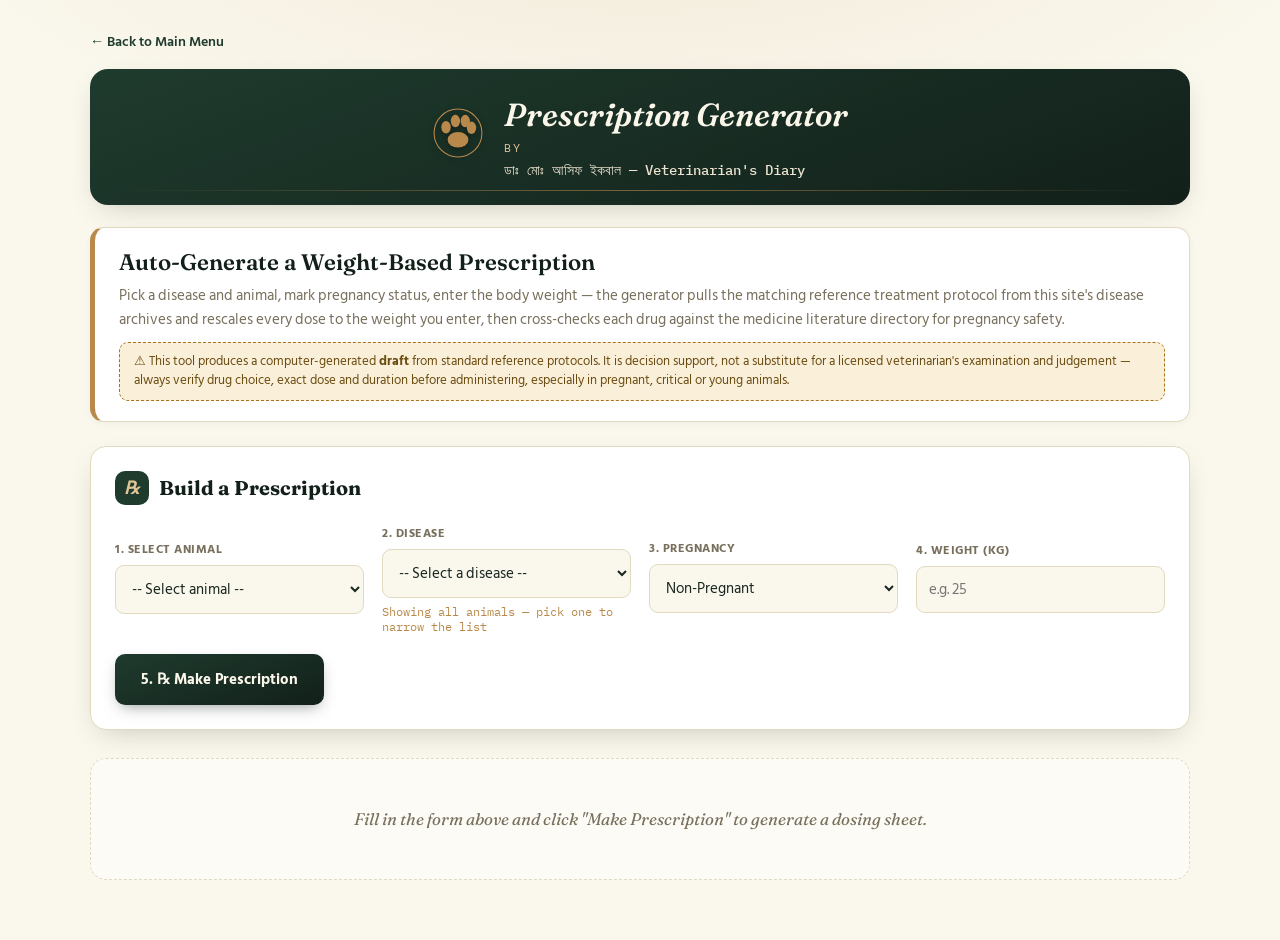
<file: prescription-generator.html>
<!DOCTYPE html>
<html lang="en">
<head>
<meta charset="UTF-8">
<meta name="viewport" content="width=device-width, initial-scale=1.0">
<title>Prescription Generator — Veterinarian's Diary</title>

<link rel="preconnect" href="https://fonts.googleapis.com">
<link href="https://fonts.googleapis.com/css2?family=Fraunces:ital,wght@0,500;0,600;0,700;1,500;1,600&family=Hind+Siliguri:wght@400;500;600;700&family=IBM+Plex+Mono:wght@400;500;600&display=swap" rel="stylesheet">

<style>
    :root {
        --ink: #182620;
        --pine: #1f3b2e;
        --pine-deep: #122019;
        --brass: #b8894b;
        --brass-soft: #e3c496;
        --parchment: #faf7ec;
        --parchment-dim: #f1ead6;
        --border-color: #e2dac0;
        --muted: #786f5c;
        --safe-color: #2f7a4f;
        --safe-bg: #e2f0e5;
        --unsafe-color: #b3261e;
        --unsafe-bg: #fbe7e5;
        --caution-color: #a8721c;
        --caution-bg: #faf0da;
        --shadow: 0 10px 30px -12px rgba(20, 32, 25, .25);
    }

    * { box-sizing: border-box; }

    body {
        font-family: 'Hind Siliguri', 'Segoe UI', Tahoma, Geneva, Verdana, sans-serif;
        background:
            radial-gradient(1200px 500px at 50% -120px, rgba(184, 137, 75, .12), transparent 60%),
            var(--parchment);
        color: var(--ink);
        margin: 0;
        padding: 28px 20px 60px;
    }

    .container { max-width: 1100px; margin: 0 auto; }

    .masthead {
        display: flex;
        align-items: center;
        gap: 20px;
        justify-content: center;
        background: linear-gradient(160deg, var(--pine), var(--pine-deep));
        border-radius: 18px;
        padding: 26px 30px;
        margin-bottom: 22px;
        box-shadow: var(--shadow);
        position: relative;
        overflow: hidden;
    }
    .masthead::after {
        content: "";
        position: absolute;
        left: 24px; right: 24px; bottom: 14px;
        height: 1px;
        background: linear-gradient(90deg, transparent, var(--brass), transparent);
        opacity: .6;
    }
    .seal { flex-shrink: 0; filter: drop-shadow(0 2px 3px rgba(0,0,0,.35)); }
    .masthead-text { text-align: left; }
    .masthead h1 {
        font-family: 'Fraunces', serif;
        font-style: italic;
        font-weight: 600;
        font-size: clamp(1.4rem, 3vw, 2rem);
        color: #fbf6ea;
        margin: 0 0 4px;
    }
    .masthead h4 {
        margin: 0;
        font-weight: 400;
        font-size: .76rem;
        text-transform: uppercase;
        letter-spacing: 2px;
        color: var(--brass-soft);
    }
    .masthead h3 {
        margin: 2px 0 0;
        font-family: 'IBM Plex Mono', monospace;
        font-size: .9rem;
        font-weight: 500;
        color: #ece3d0;
    }

    .back-link {
        display: inline-flex;
        align-items: center;
        gap: 6px;
        text-decoration: none;
        color: var(--pine);
        font-weight: 600;
        font-size: .88rem;
        margin-bottom: 16px;
    }
    .back-link:hover { text-decoration: underline; }

    .intro-card {
        background: #ffffff;
        border: 1px solid var(--border-color);
        border-left: 5px solid var(--brass);
        border-radius: 14px;
        padding: 20px 24px;
        margin-bottom: 24px;
        box-shadow: 0 2px 8px rgba(20,32,25,.04);
    }
    .intro-card h2 {
        font-family: 'Fraunces', serif;
        font-weight: 600;
        color: var(--pine-deep);
        margin: 0 0 8px;
        font-size: 1.4rem;
    }
    .intro-card p { margin: 0 0 6px; color: var(--muted); font-size: .93rem; line-height: 1.6; }
    .disclaimer-strip {
        margin-top: 10px;
        background: var(--caution-bg);
        border: 1px dashed var(--caution-color);
        color: #6b4c11;
        padding: 9px 14px;
        border-radius: 9px;
        font-size: .82rem;
        line-height: 1.5;
    }

    /* ---- Form ---- */
    .form-card {
        background: #ffffff;
        border: 1px solid var(--border-color);
        border-radius: 16px;
        padding: 24px;
        box-shadow: var(--shadow);
        margin-bottom: 28px;
    }
    .form-card h2 {
        font-family: 'Fraunces', serif;
        font-size: 1.25rem;
        color: var(--pine-deep);
        margin: 0 0 18px;
        display: flex;
        align-items: center;
        gap: 10px;
    }
    .rx-badge {
        display: inline-flex;
        align-items: center;
        justify-content: center;
        width: 34px; height: 34px;
        border-radius: 10px;
        background: var(--pine);
        color: var(--brass-soft);
        font-family: 'Fraunces', serif;
        font-weight: 700;
        font-style: italic;
        font-size: 1.1rem;
    }
    .form-grid {
        display: grid;
        grid-template-columns: repeat(auto-fit, minmax(230px, 1fr));
        gap: 18px;
        align-items: end;
    }
    .field { display: flex; flex-direction: column; gap: 6px; }
    .field label {
        font-size: .78rem;
        font-weight: 700;
        text-transform: uppercase;
        letter-spacing: .5px;
        color: var(--muted);
    }
    .field .hint {
        font-size: .74rem;
        color: var(--brass);
        min-height: 14px;
        font-family: 'IBM Plex Mono', monospace;
    }
    select, input[type=number] {
        padding: 11px 12px;
        border: 1px solid var(--border-color);
        border-radius: 9px;
        font-size: 14.5px;
        font-family: inherit;
        outline: none;
        background: var(--parchment);
        color: var(--ink);
        transition: border-color .15s, box-shadow .15s;
    }
    select:focus, input[type=number]:focus {
        border-color: var(--pine);
        box-shadow: 0 0 0 3px rgba(31,59,46,.12);
        background: #fff;
    }
    .field.disabled { opacity: .45; pointer-events: none; }

    .generate-row { margin-top: 20px; display: flex; align-items: center; gap: 16px; flex-wrap: wrap; }
    #generateBtn {
        background: linear-gradient(160deg, var(--pine), var(--pine-deep));
        color: #fbf6ea;
        border: none;
        padding: 13px 26px;
        border-radius: 10px;
        font-size: 15px;
        font-weight: 700;
        font-family: 'Hind Siliguri', sans-serif;
        cursor: pointer;
        box-shadow: 0 6px 16px -6px rgba(18,32,25,.5);
        transition: transform .15s ease, box-shadow .15s ease;
        display: inline-flex;
        align-items: center;
        gap: 8px;
    }
    #generateBtn:hover { transform: translateY(-2px); box-shadow: 0 10px 22px -8px rgba(18,32,25,.55); }
    #generateBtn:active { transform: translateY(0); }
    .form-error {
        color: var(--unsafe-color);
        font-size: .85rem;
        font-weight: 600;
        display: none;
    }

    /* ---- Output ---- */
    #rxOutput { min-height: 60px; }
    .empty-state {
        text-align: center;
        padding: 50px 20px;
        color: var(--muted);
        font-family: 'Fraunces', serif;
        font-style: italic;
        font-size: 1.05rem;
        border: 1.5px dashed var(--border-color);
        border-radius: 16px;
        background: rgba(255,255,255,.5);
    }

    .rx-sheet {
        background: #fffdf7;
        border: 1px solid var(--border-color);
        border-radius: 18px;
        box-shadow: var(--shadow);
        overflow: hidden;
        position: relative;
    }
    .rx-sheet::before {
        content: "";
        position: absolute;
        top: 0; left: 0; right: 0;
        height: 6px;
        background: repeating-linear-gradient(90deg, var(--brass) 0 14px, transparent 14px 24px);
        opacity: .8;
    }
    .rx-head {
        display: flex;
        justify-content: space-between;
        align-items: flex-start;
        flex-wrap: wrap;
        gap: 14px;
        padding: 26px 28px 18px;
        border-bottom: 2px dashed var(--border-color);
    }
    .rx-head .rx-mark {
        font-family: 'Fraunces', serif;
        font-style: italic;
        font-weight: 700;
        font-size: 2.4rem;
        color: var(--pine);
        line-height: 1;
    }
    .rx-head .clinic {
        font-family: 'IBM Plex Mono', monospace;
        font-size: .78rem;
        color: var(--muted);
        margin-top: 4px;
    }
    .rx-meta {
        display: grid;
        grid-template-columns: repeat(auto-fit, minmax(140px, 1fr));
        gap: 10px 22px;
        text-align: left;
    }
    .rx-meta .m-item .k {
        font-size: .68rem;
        text-transform: uppercase;
        letter-spacing: .5px;
        color: var(--muted);
        font-weight: 700;
    }
    .rx-meta .m-item .v {
        font-size: .96rem;
        font-weight: 600;
        color: var(--ink);
        margin-top: 2px;
    }

    .rx-disease-row {
        padding: 18px 28px;
        background: var(--parchment-dim);
        border-bottom: 1px solid var(--border-color);
    }
    .rx-disease-row .dz-label {
        font-size: .72rem;
        text-transform: uppercase;
        letter-spacing: .6px;
        color: var(--brass);
        font-weight: 700;
        margin-bottom: 4px;
    }
    .rx-disease-row h3 {
        font-family: 'Fraunces', serif;
        font-size: 1.3rem;
        margin: 0;
        color: var(--pine-deep);
    }

    .alert-banner {
        margin: 16px 28px 0;
        padding: 12px 16px;
        border-radius: 10px;
        font-size: .87rem;
        line-height: 1.55;
        font-weight: 600;
        display: flex;
        gap: 10px;
        align-items: flex-start;
    }
    .alert-critical { background: var(--unsafe-bg); color: var(--unsafe-color); border: 1px solid #f3b8b3; }
    .alert-caution { background: var(--caution-bg); color: var(--caution-color); border: 1px solid #ecd190; }
    .alert-info { background: #e6edf3; color: #2e5a82; border: 1px solid #c7d8e8; }
    .alert-banner .ico { font-size: 1.15rem; flex-shrink: 0; }

    .meds-wrap { padding: 22px 28px 8px; }
    .meds-wrap h4 {
        font-family: 'Fraunces', serif;
        font-size: 1.05rem;
        color: var(--pine-deep);
        margin: 0 0 14px;
        display: flex;
        align-items: center;
        gap: 8px;
    }
    .med-row {
        background: #ffffff;
        border: 1px solid var(--border-color);
        border-left: 4px solid var(--brass);
        border-radius: 12px;
        padding: 15px 18px;
        margin-bottom: 14px;
    }
    .med-row-top {
        display: flex;
        justify-content: space-between;
        align-items: flex-start;
        gap: 12px;
        flex-wrap: wrap;
    }
    .med-name {
        font-family: 'Fraunces', serif;
        font-weight: 600;
        font-size: 1.02rem;
        color: var(--ink);
        margin: 0;
    }
    .med-num {
        display: inline-flex;
        align-items: center;
        justify-content: center;
        width: 22px; height: 22px;
        border-radius: 50%;
        background: var(--pine);
        color: #fff;
        font-size: .72rem;
        font-weight: 700;
        margin-right: 8px;
        font-family: 'IBM Plex Mono', monospace;
    }
    .badge-row { display: flex; gap: 6px; flex-wrap: wrap; }
    .badge {
        padding: 3px 10px;
        border-radius: 999px;
        font-family: 'IBM Plex Mono', monospace;
        font-size: .66rem;
        font-weight: 600;
        letter-spacing: .3px;
        text-transform: uppercase;
        border: 1.5px dashed currentColor;
        white-space: nowrap;
    }
    .badge-safe { background: var(--safe-bg); color: var(--safe-color); }
    .badge-unsafe { background: var(--unsafe-bg); color: var(--unsafe-color); }
    .badge-caution { background: var(--caution-bg); color: var(--caution-color); }
    .badge-neutral { background: #eee; color: #666; }

    .med-stats {
        display: grid;
        grid-template-columns: repeat(auto-fit, minmax(110px, 1fr));
        gap: 10px;
        margin-top: 12px;
    }
    .stat-box {
        background: var(--parchment-dim);
        border: 1px dashed var(--brass);
        border-radius: 8px;
        padding: 8px 12px;
    }
    .stat-box .stat-label {
        font-size: .66rem;
        text-transform: uppercase;
        letter-spacing: .4px;
        color: var(--brass);
        font-weight: 700;
    }
    .stat-box .stat-value {
        font-family: 'IBM Plex Mono', monospace;
        font-weight: 700;
        color: var(--pine);
        font-size: .95rem;
        margin-top: 2px;
    }
    .schedule-row { margin-top: 10px; display: flex; gap: 6px; flex-wrap: wrap; }
    .sched-pill {
        font-size: .72rem;
        padding: 3px 9px;
        border-radius: 999px;
        border: 1px solid var(--border-color);
        color: var(--muted);
        background: #fbfaf5;
    }
    .sched-pill.on { background: var(--pine); color: #fff; border-color: var(--pine); }
    .route-line {
        margin-top: 10px;
        font-size: .84rem;
        color: var(--ink);
        background: #f7f3e7;
        border-radius: 7px;
        padding: 6px 10px;
        display: inline-block;
    }
    .directory-line {
        margin-top: 10px;
        font-size: .78rem;
        color: var(--muted);
        border-top: 1px dashed var(--border-color);
        padding-top: 8px;
        line-height: 1.5;
    }
    .directory-line strong { color: var(--pine); }

    .poultry-list { list-style: none; margin: 0; padding: 0; }
    .poultry-list li {
        background: #fff;
        border: 1px solid var(--border-color);
        border-left: 4px solid var(--brass);
        border-radius: 10px;
        padding: 12px 16px;
        margin-bottom: 10px;
        font-size: .92rem;
        line-height: 1.55;
    }

    .rx-footer {
        padding: 18px 28px 26px;
        display: flex;
        justify-content: space-between;
        align-items: center;
        flex-wrap: wrap;
        gap: 12px;
    }
    .signature {
        font-family: 'Fraunces', serif;
        font-style: italic;
        color: var(--pine-deep);
        font-size: 1rem;
        border-top: 2px solid var(--ink);
        padding-top: 4px;
        min-width: 200px;
        text-align: center;
    }
    .print-btn {
        background: var(--parchment-dim);
        color: var(--pine-deep);
        border: 1px solid var(--brass);
        padding: 9px 18px;
        border-radius: 9px;
        font-weight: 700;
        font-size: .85rem;
        cursor: pointer;
    }
    .print-btn:hover { background: #fff; }

    .final-disclaimer {
        margin: 0 28px 22px;
        background: var(--unsafe-bg);
        border: 1px dashed var(--unsafe-color);
        color: #7a1a15;
        border-radius: 10px;
        padding: 12px 16px;
        font-size: .8rem;
        line-height: 1.55;
    }

    @media (max-width: 640px) {
        .masthead { flex-direction: column; text-align: center; padding: 22px 18px; }
        .masthead-text { text-align: center; }
        .rx-head { flex-direction: column; }
    }

    /* ---- Single-page A4 print stage ---- */
    #singlePagePrintRoot { display: none; }

    #singlePagePrintRoot .rx-sheet {
        max-width: none;
        margin: 0;
        background: #fff;
        border: 1px solid #cfcfcf;
        border-radius: 0;
        box-shadow: none;
        overflow: hidden;
        -webkit-print-color-adjust: exact;
        print-color-adjust: exact;
    }
    #singlePagePrintRoot .rx-sheet::before { height: 3px; }
    #singlePagePrintRoot .rx-head { gap: 8px; padding: 11px 14px 8px; }
    #singlePagePrintRoot .rx-head .rx-mark { font-size: 1.65rem; }
    #singlePagePrintRoot .rx-head .clinic { font-size: .58rem; margin-top: 1px; }
    #singlePagePrintRoot .rx-meta {
        grid-template-columns: repeat(4, minmax(80px, 1fr));
        gap: 3px 10px;
    }
    #singlePagePrintRoot .rx-meta .m-item .k { font-size: .48rem; }
    #singlePagePrintRoot .rx-meta .m-item .v { font-size: .68rem; margin-top: 0; }
    #singlePagePrintRoot .rx-disease-row { padding: 6px 14px; }
    #singlePagePrintRoot .rx-disease-row .dz-label { font-size: .48rem; margin-bottom: 1px; }
    #singlePagePrintRoot .rx-disease-row h3 { font-size: .86rem; }
    #singlePagePrintRoot .alert-banner {
        margin: 4px 14px 0;
        padding: 4px 7px;
        border-radius: 5px;
        font-size: .56rem;
        line-height: 1.22;
        gap: 5px;
    }
    #singlePagePrintRoot .alert-banner .ico { font-size: .72rem; }
    #singlePagePrintRoot .meds-wrap { padding: 7px 14px 2px; }
    #singlePagePrintRoot .meds-wrap h4 {
        font-size: .76rem;
        margin: 0 0 5px;
        gap: 4px;
    }
    #singlePagePrintRoot .med-row {
        border-left-width: 3px;
        border-radius: 5px;
        padding: 5px 7px;
        margin-bottom: 5px;
        min-width: 0;
        break-inside: avoid;
        page-break-inside: avoid;
    }
    #singlePagePrintRoot .med-row-top { gap: 5px; }
    #singlePagePrintRoot .med-name { font-size: .69rem; }
    #singlePagePrintRoot .med-num {
        width: 15px;
        height: 15px;
        margin-right: 4px;
        font-size: .48rem;
    }
    #singlePagePrintRoot .badge-row { gap: 3px; }
    #singlePagePrintRoot .badge {
        padding: 1px 4px;
        border-width: 1px;
        font-size: .43rem;
        letter-spacing: 0;
    }
    #singlePagePrintRoot .med-stats {
        grid-template-columns: repeat(3, minmax(66px, 1fr));
        gap: 3px;
        margin-top: 4px;
    }
    #singlePagePrintRoot .stat-box { border-radius: 4px; padding: 2px 4px; }
    #singlePagePrintRoot .stat-box .stat-label { font-size: .40rem; }
    #singlePagePrintRoot .stat-box .stat-value { font-size: .56rem; margin-top: 0; }
    #singlePagePrintRoot .schedule-row { margin-top: 3px; gap: 3px; }
    #singlePagePrintRoot .sched-pill {
        font-size: .43rem;
        padding: 1px 4px;
    }
    #singlePagePrintRoot .route-line {
        margin-top: 3px;
        border-radius: 3px;
        padding: 2px 4px;
        font-size: .50rem;
    }
    #singlePagePrintRoot .directory-line {
        margin-top: 3px;
        padding-top: 3px;
        font-size: .46rem;
        line-height: 1.22;
    }
    #singlePagePrintRoot .poultry-list li {
        border-left-width: 3px;
        border-radius: 5px;
        padding: 5px 7px;
        margin-bottom: 4px;
        font-size: .58rem;
        line-height: 1.25;
        break-inside: avoid;
        page-break-inside: avoid;
    }
    #singlePagePrintRoot .rx-footer { padding: 7px 14px 9px; }
    #singlePagePrintRoot .signature {
        min-width: 130px;
        border-top-width: 1px;
        padding-top: 2px;
        font-size: .66rem;
    }
    #singlePagePrintRoot .print-btn,
    #singlePagePrintRoot .final-disclaimer { display: none !important; }

    /* Use columns before shrinking when a prescription contains many items. */
    #singlePagePrintRoot.dosed-print.many-medicines .meds-wrap {
        display: grid;
        grid-template-columns: repeat(2, minmax(0, 1fr));
        gap: 5px 7px;
    }
    #singlePagePrintRoot.dosed-print.very-many-medicines .meds-wrap {
        grid-template-columns: repeat(3, minmax(0, 1fr));
    }
    #singlePagePrintRoot.dosed-print.many-medicines .meds-wrap > h4,
    #singlePagePrintRoot.dosed-print.many-medicines .meds-wrap > p {
        grid-column: 1 / -1;
    }
    #singlePagePrintRoot.dosed-print.many-medicines .med-row { margin-bottom: 0; }
    #singlePagePrintRoot.poultry-print.many-medicines .poultry-list {
        display: grid;
        grid-template-columns: repeat(2, minmax(0, 1fr));
        gap: 4px 7px;
    }
    #singlePagePrintRoot.poultry-print.very-many-medicines .poultry-list {
        grid-template-columns: repeat(3, minmax(0, 1fr));
    }
    #singlePagePrintRoot.poultry-print.many-medicines .poultry-list li { margin-bottom: 0; }

    @page { size: A4 portrait; margin: 6mm; }

    @media print {
        html, body {
            margin: 0 !important;
            padding: 0 !important;
            background: #fff !important;
            overflow: hidden !important;
        }

        /* Normal fallback for Ctrl+P before a prescription is prepared. */
        .masthead, .back-link, .intro-card, .form-card, .print-btn, .final-disclaimer {
            display: none !important;
        }
        .rx-sheet { box-shadow: none; border: 1px solid #ccc; }

        /* The custom button prints only this fixed one-page canvas. */
        body.single-page-print-active > *:not(#singlePagePrintRoot) {
            display: none !important;
        }
        body.single-page-print-active #singlePagePrintRoot {
            display: block !important;
            position: relative !important;
            left: auto !important;
            top: auto !important;
            width: 198mm !important;
            height: 285mm !important;
            margin: 0 !important;
            padding: 0 !important;
            overflow: hidden !important;
            visibility: visible !important;
        }
        body.single-page-print-active #singlePagePrintRoot .rx-sheet {
            position: absolute !important;
            top: 0 !important;
            left: 0 !important;
            margin: 0 !important;
            transform-origin: top left !important;
            break-inside: avoid !important;
            page-break-inside: avoid !important;
        }
    }
</style>
</head>
<body>

<div class="container">
    <a class="back-link" href="index.html">&larr; Back to Main Menu</a>

    <header class="masthead">
        <div class="seal" aria-hidden="true">
            <svg viewBox="0 0 100 100" width="52" height="52">
                <circle cx="50" cy="50" r="46" fill="none" stroke="#b8894b" stroke-width="2"/>
                <ellipse cx="50" cy="63" rx="20" ry="15" fill="#b8894b"/>
                <ellipse cx="27" cy="39" rx="9" ry="12" fill="#b8894b"/>
                <ellipse cx="45" cy="27" rx="9" ry="12" fill="#b8894b"/>
                <ellipse cx="64" cy="27" rx="9" ry="12" fill="#b8894b"/>
                <ellipse cx="76" cy="40" rx="9" ry="12" fill="#b8894b"/>
            </svg>
        </div>
        <div class="masthead-text">
            <h1>Prescription Generator</h1>
            <h4>by</h4>
            <h3>ডাঃ মোঃ আসিফ ইকবাল — Veterinarian's Diary</h3>
        </div>
    </header>

    <div class="intro-card">
        <h2>Auto-Generate a Weight-Based Prescription</h2>
        <p>Pick a disease and animal, mark pregnancy status, enter the body weight — the generator pulls the matching reference treatment protocol from this site's disease archives and rescales every dose to the weight you enter, then cross-checks each drug against the medicine literature directory for pregnancy safety.</p>
        <div class="disclaimer-strip">⚠ This tool produces a computer-generated <strong>draft</strong> from standard reference protocols. It is decision support, not a substitute for a licensed veterinarian's examination and judgement — always verify drug choice, exact dose and duration before administering, especially in pregnant, critical or young animals.</div>
    </div>

    <div class="form-card">
        <h2><span class="rx-badge">℞</span> Build a Prescription</h2>
        
        <div class="form-grid">

            <div class="field">
                <label for="animalSelect">1. Select Animal</label>
                <select id="animalSelect">
                    <option value="">-- Select animal --</option>
                    <option value="Cow">Cow / Cattle</option>
                    <option value="Calf">Calf</option>
                    <option value="Goat">Goat</option>
                    <option value="Horse">Horse</option>
                    <option value="Cat">Cat</option>
                    <option value="Dog">Dog</option>
                    <option value="Poultry">Poultry</option>
                </select>
                <div class="hint" id="animalHint"></div>
            </div>

            <div class="field">
                <label for="diseaseSelect">2. Disease</label>
                <select id="diseaseSelect"><option value="">-- Select a disease --</option></select>
                <div class="hint" id="diseaseHint"></div>
            </div>
            
            <div class="field" id="pregnancyField">
                <label for="pregnancySelect">3. Pregnancy</label>
                <select id="pregnancySelect">
                    <option value="Non-Pregnant" selected>Non-Pregnant</option>
                    <option value="Pregnant">Pregnant</option>
                </select>
                <div class="hint">&nbsp;</div>
            </div>
            <div class="field">
                <label for="weightInput">4. Weight (kg)</label>
                <input type="number" id="weightInput" min="0.1" step="0.1" placeholder="e.g. 25">
                <div class="hint" id="weightHint">&nbsp;</div>
            </div>
        </div>
        <div class="generate-row">
            <button id="generateBtn" type="button">5. ℞ Make Prescription</button>
            <span class="form-error" id="formError"></span>
        </div>
    </div>

    <div id="rxOutput">
        <div class="empty-state">Fill in the form above and click "Make Prescription" to generate a dosing sheet.</div>
    </div>
</div>

<script src="rx-large-data.js"></script>
<script src="rx-small-data.js"></script>
<script src="rx-poultry-data.js"></script>
<script src="med-details-data.js"></script>
<script>
(function () {
    "use strict";

    /* ---------------------------------------------------------------
       1. Build one unified list of prescription entries
       ------------------------------------------------------------- */
    var ENTRIES = [];

    (RX_LARGE || []).forEach(function (r) {
        ENTRIES.push({
            kind: "dosed",
            family: r.family,
            animal: r.animal,
            refWeightKg: r.refWeightKg,
            pregnantOnly: r.pregnantOnly,
            sourceTitle: r.sourceTitle,
            meds: r.meds
        });
    });
    (RX_SMALL || []).forEach(function (r) {
        ENTRIES.push({
            kind: "dosed",
            family: r.family,
            animal: r.animal,
            refWeightKg: r.refWeightKg,
            pregnantOnly: r.pregnantOnly,
            sourceTitle: r.sourceTitle,
            meds: r.meds
        });
    });
    (RX_POULTRY || []).forEach(function (r) {
        ENTRIES.push({
            kind: "poultry",
            family: r.diagnosis,
            animal: "Poultry",
            category: r.category,
            findings: r.findings || [],
            treatment: r.treatment || []
        });
    });

    var ANIMAL_ORDER = ["Cow", "Calf", "Goat", "Horse", "Cat", "Dog", "Poultry"];
    var ANIMAL_LABEL = {
        Cow: "Cow / Cattle", Calf: "Calf", Goat: "Goat", Horse: "Horse",
        Cat: "Cat", Dog: "Dog", Poultry: "Poultry"
    };

    /* ---------------------------------------------------------------
       2. Populate the Disease dropdown, grouped by animal
       ------------------------------------------------------------- */
    var diseaseSelect = document.getElementById("diseaseSelect");
    var animalSelect = document.getElementById("animalSelect");
    var pregnancySelect = document.getElementById("pregnancySelect");
    var pregnancyField = document.getElementById("pregnancyField");
    var weightInput = document.getElementById("weightInput");
    var diseaseHint = document.getElementById("diseaseHint");
    var animalHint = document.getElementById("animalHint");
    var weightHint = document.getElementById("weightHint");
    var formError = document.getElementById("formError");
    var rxOutput = document.getElementById("rxOutput");

    function entriesForAnimal(animal) {
        return ENTRIES.filter(function (e) { return !animal || e.animal === animal; });
    }

    function rebuildDiseaseOptions(preferredAnimal) {
        var currentValue = diseaseSelect.value;
        diseaseSelect.innerHTML = "";
        var ph = document.createElement("option");
        ph.value = "";
        ph.textContent = "-- Select a disease --";
        diseaseSelect.appendChild(ph);

        var animalsToShow = preferredAnimal ? [preferredAnimal] : ANIMAL_ORDER;
        var totalCount = 0;

        animalsToShow.forEach(function (animal) {
            var list = entriesForAnimal(animal).slice().sort(function (a, b) {
                return a.family.localeCompare(b.family);
            });
            if (!list.length) return;
            var group = document.createElement("optgroup");
            group.label = ANIMAL_LABEL[animal] + " (" + list.length + ")";
            list.forEach(function (e) {
                var opt = document.createElement("option");
                opt.value = animal + "|||" + e.family;
                opt.textContent = e.family + (e.pregnantOnly ? " 🤰" : "");
                group.appendChild(opt);
                totalCount++;
            });
            diseaseSelect.appendChild(group);
        });

        // try to restore previous selection if still present
        var stillThere = Array.prototype.some.call(diseaseSelect.options, function (o) { return o.value === currentValue; });
        if (stillThere) diseaseSelect.value = currentValue;

        diseaseHint.textContent = preferredAnimal
            ? totalCount + " disease record(s) available for " + ANIMAL_LABEL[preferredAnimal]
            : "Showing all animals — pick one to narrow the list";
    }

    function findEntry(animal, family) {
        return ENTRIES.filter(function (e) { return e.animal === animal && e.family === family; })[0] || null;
    }

    /* ---------------------------------------------------------------
       3. Cross-filtering between the two dropdowns
       ------------------------------------------------------------- */
    diseaseSelect.addEventListener("change", function () {
        var v = diseaseSelect.value;
        if (!v) return;
        var parts = v.split("|||");
        var animal = parts[0];
        if (animalSelect.value !== animal) {
            animalSelect.value = animal;
            onAnimalChanged(true);
        }
        updateWeightHint();
        updatePregnancyVisibility();
    });

    animalSelect.addEventListener("change", function () { onAnimalChanged(false); });

    function onAnimalChanged(fromDisease) {
        var animal = animalSelect.value;
        if (!fromDisease) rebuildDiseaseOptions(animal || null);
        animalHint.textContent = animal ? "Reference protocols for " + ANIMAL_LABEL[animal] : "";
        updatePregnancyVisibility();
        updateWeightHint();
    }

    function updatePregnancyVisibility() {
        var animal = animalSelect.value;
        if (animal === "Poultry") {
            pregnancyField.classList.add("disabled");
        } else {
            pregnancyField.classList.remove("disabled");
        }
    }

    function currentSelection() {
        var v = diseaseSelect.value;
        if (!v) return null;
        var parts = v.split("|||");
        return { animal: parts[0], family: parts[1] };
    }

    function updateWeightHint() {
        var sel = currentSelection();
        if (!sel) { weightHint.innerHTML = "&nbsp;"; return; }
        var entry = findEntry(sel.animal, sel.family);
        if (entry && entry.kind === "dosed" && entry.refWeightKg) {
            weightHint.textContent = "Reference protocol built for a " + entry.refWeightKg + " kg " + ANIMAL_LABEL[sel.animal].toLowerCase() + " — enter the actual weight to rescale";
            if (!weightInput.value) weightInput.value = entry.refWeightKg;
        } else if (entry && entry.kind === "poultry") {
            weightHint.textContent = "Poultry doses are per litre of water / kg of feed — weight is informational only";
        } else {
            weightHint.innerHTML = "&nbsp;";
        }
    }

    rebuildDiseaseOptions(null);

    /* ---------------------------------------------------------------
       4. Medicine-directory cross-reference (pregnancy / species safety)
       ------------------------------------------------------------- */
    function normalizeMedName(raw) {
        var s = raw.split("/")[0].split(",")[0];
        s = s.replace(/^(Inj\.?|Syrup\.?|Syp\.?|Tab\.?|Bol\.?|Bolus\.?|Powder\.?|Pulv\.?|Cap\.?|Susp\.?|Sol\.?|Oint\.?|Drops?\.?|Cream\.?|Vaccine\.?)\s*/i, "");
        s = s.replace(/\([^)]*\)/g, "");
        s = s.replace(/[-–]\s*[\d.]+\s*%.*/g, "");
        s = s.replace(/\b[\d.]+\s*(mg|ml|gm|g|%|IU)\b.*/gi, "");
        s = s.trim();
        s = s.split(/\s+/).slice(0, 3).join(" ");
        return s.trim();
    }

    var MED_INDEX = (MED_DETAILS || []);

    function findDirectoryMatch(rawName) {
        var core = normalizeMedName(rawName).toLowerCase();
        if (!core) return null;
        var best = null, bestDelta = Infinity;
        for (var i = 0; i < MED_INDEX.length; i++) {
            var d = MED_INDEX[i];
            var dn = (d.Name || "").toLowerCase().replace(/®/g, "");
            if (!dn) continue;
            var firstWord = dn.split(" ")[0];
            if (dn.indexOf(core) !== -1 || core.indexOf(firstWord) !== -1) {
                var delta = Math.abs(dn.length - core.length);
                if (delta < bestDelta) { best = d; bestDelta = delta; }
            }
        }
        return best;
    }

    /* ---------------------------------------------------------------
       5. Dose scaling
       ------------------------------------------------------------- */
    var COUNT_UNITS = ["tablet", "tablets", "tab", "tabs", "pill", "pills", "bolus", "boluses",
        "unit", "units", "capsule", "capsules", "spoon", "spoons", "sachet", "sachets"];

    function fmtNum(n) {
        if (Math.abs(n - Math.round(n)) < 0.005) return Math.round(n).toString();
        var decimals = Math.abs(n) < 1 ? 3 : (Math.abs(n) < 10 ? 2 : 1);
        return (Math.round(n * Math.pow(10, decimals)) / Math.pow(10, decimals)).toString();
    }

    function scaleDosage(dosageStr, ratio) {
        if (!dosageStr) return { display: "—", note: "" };
        var m = dosageStr.match(/^([\d.]+)\s*(.*)$/);
        if (!m) return { display: dosageStr, note: "" };
        var value = parseFloat(m[1]);
        var unit = m[2].trim();
        if (isNaN(value)) return { display: dosageStr, note: "" };
        var scaled = value * ratio;
        var unitLower = unit.toLowerCase();
        var isCount = COUNT_UNITS.some(function (u) { return unitLower.indexOf(u) === 0; });
        if (isCount) {
            var rounded = Math.round(scaled * 4) / 4;
            if (rounded <= 0) rounded = 0.25;
            var note = Math.abs(rounded - scaled) > 0.01 ? " (rounded to a practical fraction)" : "";
            return { display: "≈ " + fmtNum(rounded) + " " + unit, note: note };
        }
        return { display: fmtNum(scaled) + " " + unit, note: "" };
    }

    /* ---------------------------------------------------------------
       6. Critical / notifiable disease flags
       ------------------------------------------------------------- */
    var CRITICAL_FLAGS = [
        { test: /anthrax/i, level: "critical", text: "Notifiable, zoonotic disease. Do NOT perform a post-mortem. Contact the local livestock/veterinary authority immediately and follow safe carcass disposal (deep burial with lime/bleaching powder)." },
        { test: /rabies/i, level: "critical", text: "Rabies is fatal and zoonotic. Isolate the animal, avoid direct contact with saliva, and involve a veterinarian and public-health authority immediately." },
        { test: /foot and mouth|\bfmd\b/i, level: "critical", text: "Highly contagious notifiable disease. Isolate affected animals, restrict farm movement, and notify the local livestock authority." },
        { test: /avian influenza|bird flu|\bai\b|\bhpai\b/i, level: "critical", text: "Notifiable, potentially zoonotic. Isolate the flock, restrict movement in/out of the farm, and notify the local poultry/livestock authority immediately." },
        { test: /lumpy skin|\blsd\b/i, level: "caution", text: "Notifiable vector-borne viral disease. Isolate affected animals and control biting insects; inform the local livestock authority." },
        { test: /peste des petits|\bppr\b/i, level: "caution", text: "Highly contagious viral disease of small ruminants. Isolate the flock/herd and inform the local livestock authority." },
        { test: /tetanus/i, level: "caution", text: "High-mortality condition — supportive care and prompt veterinary attention are essential alongside antitoxin/antibiotic therapy." },
        { test: /parvo/i, level: "caution", text: "Canine Parvovirus is often fatal in puppies without aggressive supportive care — hospitalisation is strongly advised." },
        { test: /distemper/i, level: "caution", text: "Often fatal viral disease — supportive/hospital-level care and strict isolation from other dogs is advised." },
        { test: /feline infectious peritonitis|\bfip\b/i, level: "caution", text: "Historically near-fatal; discuss antiviral (e.g. GS-441524) treatment availability with a veterinarian." },
        { test: /rickets|osteomalacia|milk fever|hypocalcemia|hypomagnesemic|ketosis/i, level: "info", text: "Metabolic condition — response should be monitored closely; repeat treatment or IV correction may be required if no improvement." }
    ];

    function getCriticalFlags(family) {
        return CRITICAL_FLAGS.filter(function (f) { return f.test.test(family); });
    }

    /* ---------------------------------------------------------------
       7. Render
       ------------------------------------------------------------- */
    function esc(s) {
        return String(s == null ? "" : s).replace(/[&<>"']/g, function (c) {
            return { "&": "&amp;", "<": "&lt;", ">": "&gt;", '"': "&quot;", "'": "&#39;" }[c];
        });
    }

    function todayStr() {
        var d = new Date();
        var months = ["Jan","Feb","Mar","Apr","May","Jun","Jul","Aug","Sep","Oct","Nov","Dec"];
        return d.getDate() + " " + months[d.getMonth()] + " " + d.getFullYear();
    }

    function renderMedRow(med, idx, ratio, pregnant, animal) {
        var scaled = scaleDosage(med.dosage, ratio);
        var match = findDirectoryMatch(med.name);
        var badges = "";

        if (match) {
            var safeVal = (match["Safe for Pregnant Animals"] || "").toLowerCase();
            var isSafe = safeVal === "yes";
            if (pregnant) {
                badges += isSafe
                    ? '<span class="badge badge-safe">✓ Pregnancy: Safe</span>'
                    : '<span class="badge badge-unsafe">⚠ Pregnancy: Caution</span>';
            }
            var animalTypes = String(match["Animal Types"] || "").toLowerCase();
            if ((animal === "Cat" || animal === "Dog") && animalTypes && animalTypes.indexOf("pet") === -1 && animalTypes.indexOf("all") === -1) {
                badges += '<span class="badge badge-caution">⚠ Check pet suitability</span>';
            }
        } else {
            badges += '<span class="badge badge-neutral">Directory: not matched</span>';
        }

        var directoryLine = "";
        if (match) {
            var bits = [];
            if (match.Category && match.Category !== "-") bits.push("<strong>Category:</strong> " + esc(match.Category));
            if (match.Contraindications && match.Contraindications !== "-") {
                var c = match.Contraindications.length > 160 ? match.Contraindications.slice(0, 160) + "…" : match.Contraindications;
                bits.push("<strong>Contraindications:</strong> " + esc(c));
            }
            if (bits.length) directoryLine = '<div class="directory-line">' + bits.join(" &nbsp;·&nbsp; ") + '</div>';
        }

        var schedule = ["Morning", "Afternoon", "Evening", "Night"];
        var schedHtml = med.schedule && med.schedule.length
            ? '<div class="schedule-row">' + schedule.map(function (s) {
                var on = med.schedule.indexOf(s) !== -1;
                return '<span class="sched-pill' + (on ? ' on' : '') + '">' + s + '</span>';
            }).join("") + '</div>'
            : "";

        var routeHtml = med.route ? '<div class="route-line">' + esc(med.route) + '</div>' : "";

        return '' +
        '<div class="med-row">' +
            '<div class="med-row-top">' +
                '<p class="med-name"><span class="med-num">' + (idx + 1) + '</span>' + esc(med.name) + '</p>' +
                '<div class="badge-row">' + badges + '</div>' +
            '</div>' +
            '<div class="med-stats">' +
                '<div class="stat-box"><div class="stat-label">Dose (rescaled)</div><div class="stat-value">' + esc(scaled.display) + '</div></div>' +
                '<div class="stat-box"><div class="stat-label">Interval</div><div class="stat-value">' + esc(med.interval || "—") + '</div></div>' +
                '<div class="stat-box"><div class="stat-label">Duration</div><div class="stat-value">' + esc(med.duration || "—") + '</div></div>' +
            '</div>' +
            (scaled.note ? '<div class="directory-line">' + scaled.note + '</div>' : '') +
            schedHtml +
            routeHtml +
            directoryLine +
        '</div>';
    }

    function renderPoultryItem(text, idx) {
        var match = findDirectoryMatch(text.split(/[—-]/)[0]);
        var tag = match ? '<span class="badge badge-neutral" style="margin-left:8px;">Directory: ' + esc(match.Name) + '</span>' : "";
        return '<li><span class="med-num">' + (idx + 1) + '</span>' + esc(text) + tag + '</li>';
    }

    /* ---------------------------------------------------------------
       8. Fit the complete prescription onto one A4 page
       ------------------------------------------------------------- */
    var PRINT_ROOT_ID = "singlePagePrintRoot";
    var PRINT_WIDTH_MM = 198;   // A4 width minus 6 mm margins on both sides
    var PRINT_HEIGHT_MM = 285;  // A4 height minus 6 mm margins on top/bottom
    var printInProgress = false;

    function getPixelsPerMillimetre() {
        var probe = document.createElement("div");
        probe.style.cssText = "position:fixed;left:-10000px;top:0;width:100mm;height:1px;visibility:hidden;padding:0;border:0;";
        document.body.appendChild(probe);
        var value = probe.getBoundingClientRect().width / 100;
        probe.remove();
        return value || (96 / 25.4);
    }

    function clearSinglePagePrintRoot() {
        var oldRoot = document.getElementById(PRINT_ROOT_ID);
        if (oldRoot) oldRoot.remove();
        document.body.classList.remove("single-page-print-active");
    }

    function removeSinglePagePrintRoot() {
        clearSinglePagePrintRoot();
        printInProgress = false;
    }

    function measurePrintClone(clone, targetWidth, targetHeight, scale) {
        var sourceWidth = targetWidth / scale;
        clone.style.width = sourceWidth + "px";
        clone.style.maxWidth = "none";
        clone.style.height = "auto";
        clone.style.transform = "none";

        // Force layout after changing width, then measure the unscaled sheet.
        void clone.offsetHeight;
        var naturalWidth = Math.max(clone.scrollWidth, clone.offsetWidth);
        var naturalHeight = Math.max(clone.scrollHeight, clone.offsetHeight);
        var visualWidth = naturalWidth * scale;
        var visualHeight = naturalHeight * scale;

        return {
            sourceWidth: sourceWidth,
            naturalWidth: naturalWidth,
            naturalHeight: naturalHeight,
            fits: visualWidth <= targetWidth + 0.5 && visualHeight <= targetHeight + 0.5
        };
    }

    function findLargestFittingScale(clone, targetWidth, targetHeight) {
        var fullSize = measurePrintClone(clone, targetWidth, targetHeight, 1);
        if (fullSize.fits) return 1;

        // Find a lower scale that definitely fits.
        var high = 1;
        var low = 0.5;
        var lowMeasurement = measurePrintClone(clone, targetWidth, targetHeight, low);
        while (!lowMeasurement.fits && low > 0.01) {
            high = low;
            low = low / 2;
            lowMeasurement = measurePrintClone(clone, targetWidth, targetHeight, low);
        }

        // Extremely large prescriptions still fit: continue shrinking if needed.
        while (!lowMeasurement.fits && low > 0.001) {
            high = low;
            low = low / 2;
            lowMeasurement = measurePrintClone(clone, targetWidth, targetHeight, low);
        }

        if (!lowMeasurement.fits) {
            var widthRatio = targetWidth / (lowMeasurement.naturalWidth * low);
            var heightRatio = targetHeight / (lowMeasurement.naturalHeight * low);
            low = Math.max(0.0005, low * Math.min(widthRatio, heightRatio) * 0.98);
            lowMeasurement = measurePrintClone(clone, targetWidth, targetHeight, low);
        }

        // Binary-search for the largest readable scale that remains one page.
        for (var i = 0; i < 16; i++) {
            var mid = (low + high) / 2;
            if (measurePrintClone(clone, targetWidth, targetHeight, mid).fits) {
                low = mid;
            } else {
                high = mid;
            }
        }
        return Math.max(0.0005, low * 0.995); // tiny safety margin for print rounding
    }

    function buildSinglePagePrintRoot() {
        var sourceSheet = rxOutput.querySelector(".rx-sheet");
        if (!sourceSheet) return null;

        clearSinglePagePrintRoot();

        var pxPerMm = getPixelsPerMillimetre();
        var targetWidth = PRINT_WIDTH_MM * pxPerMm;
        var targetHeight = PRINT_HEIGHT_MM * pxPerMm;

        var root = document.createElement("div");
        root.id = PRINT_ROOT_ID;
        root.setAttribute("aria-hidden", "true");
        root.style.cssText = [
            "display:block",
            "position:fixed",
            "left:-100000px",
            "top:0",
            "width:" + targetWidth + "px",
            "height:" + targetHeight + "px",
            "margin:0",
            "padding:0",
            "overflow:hidden",
            "visibility:hidden"
        ].join(";");

        var clone = sourceSheet.cloneNode(true);
        clone.classList.add("single-page-print-sheet");
        Array.prototype.forEach.call(clone.querySelectorAll(".print-btn, .final-disclaimer"), function (el) {
            el.remove();
        });

        var medCount = clone.querySelectorAll(".med-row").length;
        var poultryCount = clone.querySelectorAll(".poultry-list li").length;
        var itemCount = medCount || poultryCount;
        if (medCount) root.classList.add("dosed-print");
        if (poultryCount) root.classList.add("poultry-print");
        if (itemCount >= 8) root.classList.add("many-medicines");
        if (itemCount >= 18) root.classList.add("very-many-medicines");

        root.appendChild(clone);
        document.body.appendChild(root);
        document.body.classList.add("single-page-print-active");

        var scale = findLargestFittingScale(clone, targetWidth, targetHeight);
        var finalMeasurement = measurePrintClone(clone, targetWidth, targetHeight, scale);
        clone.style.width = finalMeasurement.sourceWidth + "px";
        clone.style.transform = "scale(" + scale + ")";
        clone.style.transformOrigin = "top left";
        root.dataset.printScale = scale.toFixed(4);
        root.dataset.itemCount = String(itemCount);

        return root;
    }

    window.printPrescriptionSinglePage = function () {
        if (printInProgress) return;
        printInProgress = true;

        var openPrintDialog = function () {
            var root = buildSinglePagePrintRoot();
            if (!root) {
                printInProgress = false;
                return;
            }

            // Two frames let the browser finish layout before opening print preview.
            requestAnimationFrame(function () {
                requestAnimationFrame(function () {
                    window.print();
                });
            });
        };

        if (document.fonts && document.fonts.ready) {
            document.fonts.ready.then(openPrintDialog, openPrintDialog);
        } else {
            openPrintDialog();
        }
    };

    window.addEventListener("afterprint", removeSinglePagePrintRoot);

    function generatePrescription() {
        formError.style.display = "none";
        var sel = currentSelection();
        var animal = animalSelect.value;
        var weight = parseFloat(weightInput.value);
        var pregnantVal = pregnancySelect.value === "Pregnant";

        if (!sel || !animal) {
            formError.textContent = "Please choose both a disease and an animal.";
            formError.style.display = "inline";
            return;
        }
        if (!weight || weight <= 0) {
            formError.textContent = "Please enter a valid body weight in kg.";
            formError.style.display = "inline";
            return;
        }

        var entry = findEntry(animal, sel.family);
        if (!entry) {
            formError.textContent = "No protocol found for that combination.";
            formError.style.display = "inline";
            return;
        }

        var html = '<div class="rx-sheet">';
        html += '<div class="rx-head">';
        html += '<div><div class="rx-mark">℞</div><div class="clinic">Veterinarian\'s Diary — ডাঃ মোঃ আসিফ ইকবাল</div></div>';
        html += '<div class="rx-meta">';
        html += '<div class="m-item"><div class="k">Date</div><div class="v">' + todayStr() + '</div></div>';
        html += '<div class="m-item"><div class="k">Animal</div><div class="v">' + ANIMAL_LABEL[animal] + '</div></div>';
        html += '<div class="m-item"><div class="k">Weight</div><div class="v">' + fmtNum(weight) + ' kg</div></div>';
        html += '<div class="m-item"><div class="k">Status</div><div class="v">' + (animal === "Poultry" ? "—" : (pregnantVal ? "Pregnant" : "Non-Pregnant")) + '</div></div>';
        html += '</div></div>';

        html += '<div class="rx-disease-row"><div class="dz-label">Diagnosis / Disease</div><h3>' + esc(sel.family) + '</h3></div>';

        getCriticalFlags(sel.family).forEach(function (f) {
            var cls = f.level === "critical" ? "alert-critical" : (f.level === "caution" ? "alert-caution" : "alert-info");
            var ico = f.level === "critical" ? "⛔" : (f.level === "caution" ? "⚠️" : "ℹ️");
            html += '<div class="alert-banner ' + cls + '"><span class="ico">' + ico + '</span><span>' + esc(f.text) + '</span></div>';
        });

        if (entry.kind === "dosed") {
            var ratio = entry.refWeightKg ? (weight / entry.refWeightKg) : 1;
            if (entry.refWeightKg && (ratio > 3.5 || ratio < 0.28)) {
                html += '<div class="alert-banner alert-caution"><span class="ico">⚠️</span><span>The entered weight (' + fmtNum(weight) + ' kg) is very different from this protocol\'s reference weight (' + entry.refWeightKg + ' kg). Proportional scaling may be less reliable at this extreme — veterinary confirmation is strongly advised.</span></div>';
            }
            if (entry.pregnantOnly && !pregnantVal) {
                html += '<div class="alert-banner alert-info"><span class="ico">ℹ️</span><span>This particular reference protocol was written for a pregnant animal; drug choices may be more conservative than a non-pregnant standard protocol.</span></div>';
            }

            html += '<div class="meds-wrap"><h4>Prescribed Medications (' + entry.meds.length + ')' +
                (entry.refWeightKg ? ' <span style="font-size:.7rem;font-weight:400;color:var(--muted);font-family:\'IBM Plex Mono\',monospace;">— scaled ×' + fmtNum(ratio) + ' from a ' + entry.refWeightKg + ' kg reference animal</span>' : '') +
                '</h4>';
            entry.meds.forEach(function (med, idx) {
                html += renderMedRow(med, idx, ratio, pregnantVal, animal);
            });
            html += '</div>';
        } else {
            html += '<div class="alert-banner alert-info"><span class="ico">🐔</span><span>Poultry medication is normally dosed per <strong>litre of drinking water</strong> or per <strong>kg of feed</strong> for the whole flock, not scaled by individual bird body weight — the doses below are shown exactly as recorded in the field case reference and are not rescaled by the weight you entered.</span></div>';
            html += '<div class="meds-wrap"><h4>Recommended Treatment' + (entry.category ? ' <span class="badge badge-neutral" style="text-transform:none;">' + esc(entry.category) + '</span>' : '') + '</h4>';
            if (entry.findings && entry.findings.length) {
                html += '<p style="font-size:.85rem;color:var(--muted);margin:0 0 10px;"><strong>Typical findings:</strong> ' + entry.findings.map(esc).join("; ") + '</p>';
            }
            html += '<ul class="poultry-list">';
            entry.treatment.forEach(function (t, idx) { html += renderPoultryItem(t, idx); });
            html += '</ul></div>';
        }

        html += '<div class="final-disclaimer">This prescription was generated automatically by rescaling a standard reference protocol. Verify drug availability, exact dosing and contraindications with a licensed veterinarian before administering — especially for pregnant, neonatal, critical or notifiable-disease cases.</div>';

        html += '<div class="rx-footer"><button class="print-btn" type="button" title="Automatically fits the complete prescription on one A4 page" onclick="printPrescriptionSinglePage()">🖨 Print / Save as PDF</button><div class="signature">Dr. Md. Ashif Iqbal</div></div>';
        html += '</div>';

        rxOutput.innerHTML = html;
        rxOutput.scrollIntoView({ behavior: "smooth", block: "start" });
    }

    document.getElementById("generateBtn").addEventListener("click", generatePrescription);
    weightInput.addEventListener("input", function () { formError.style.display = "none"; });
})();
</script>
</body>
</html>
</file>
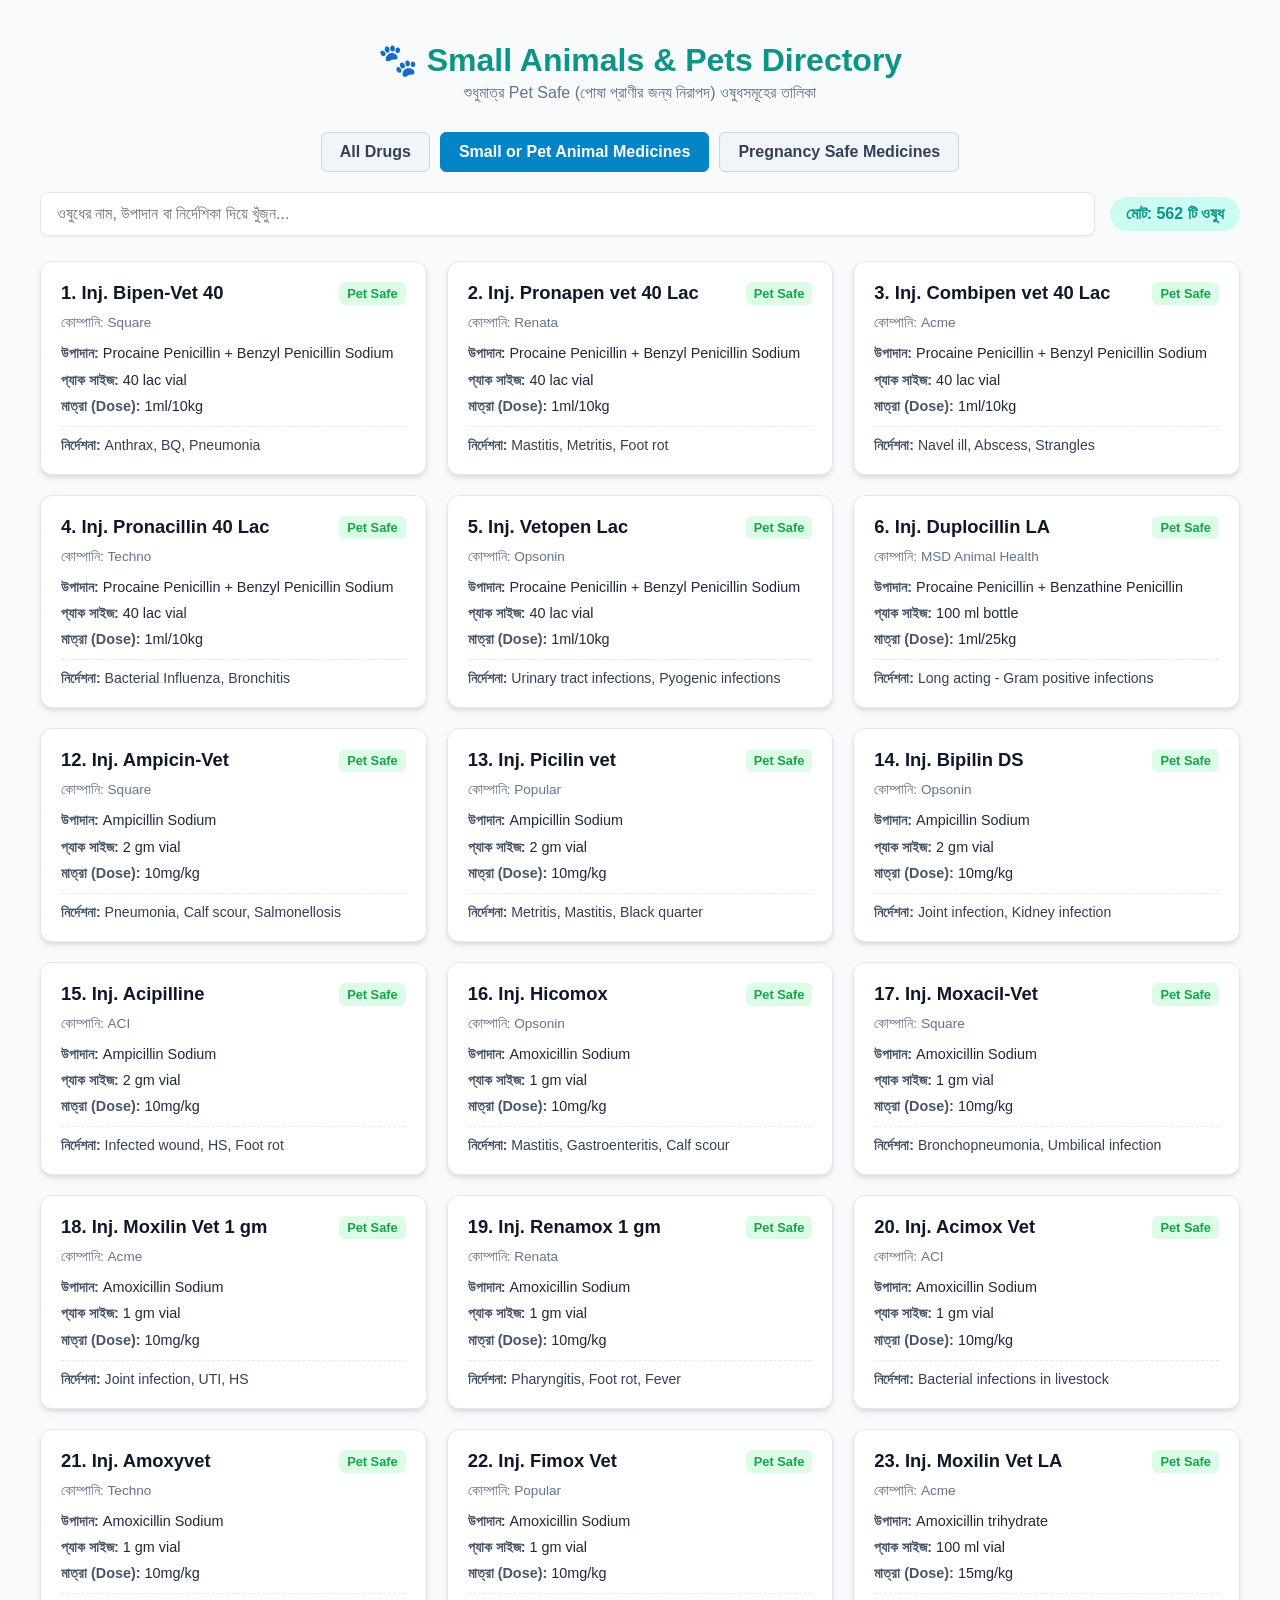
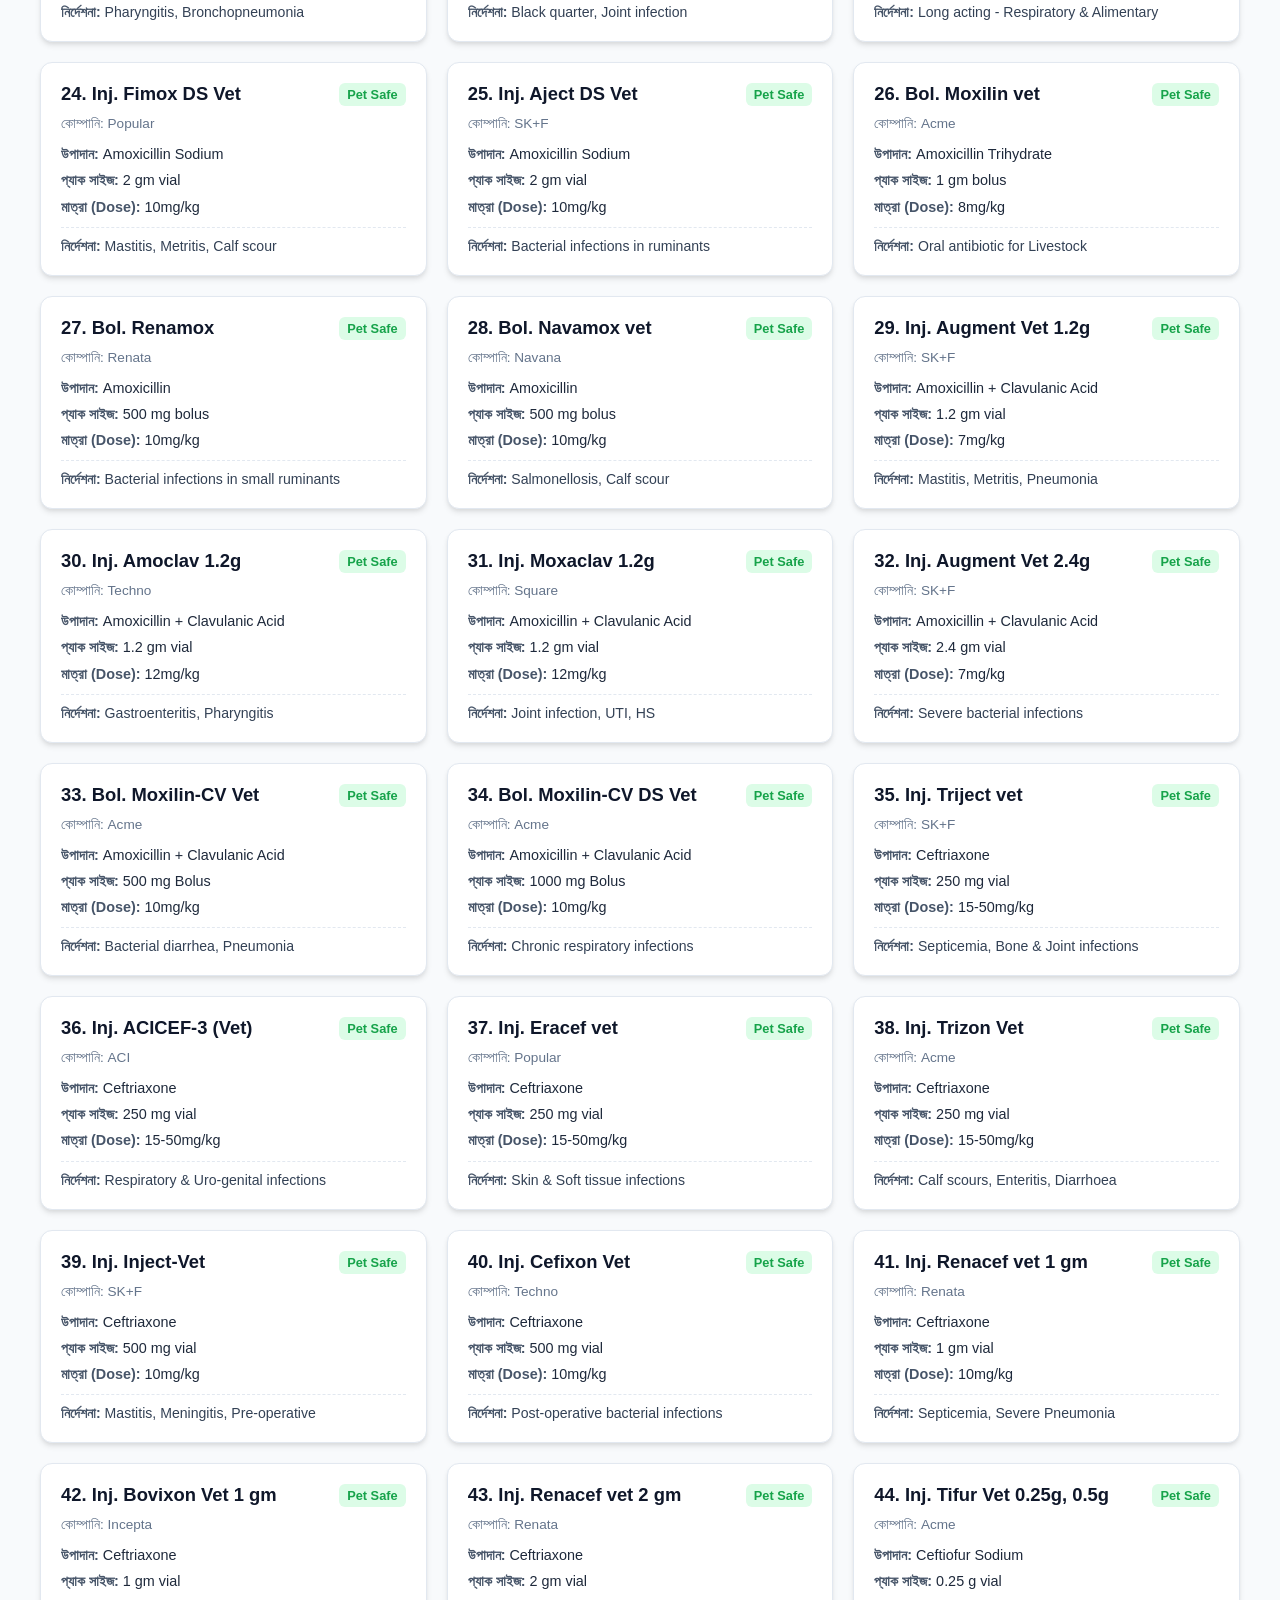
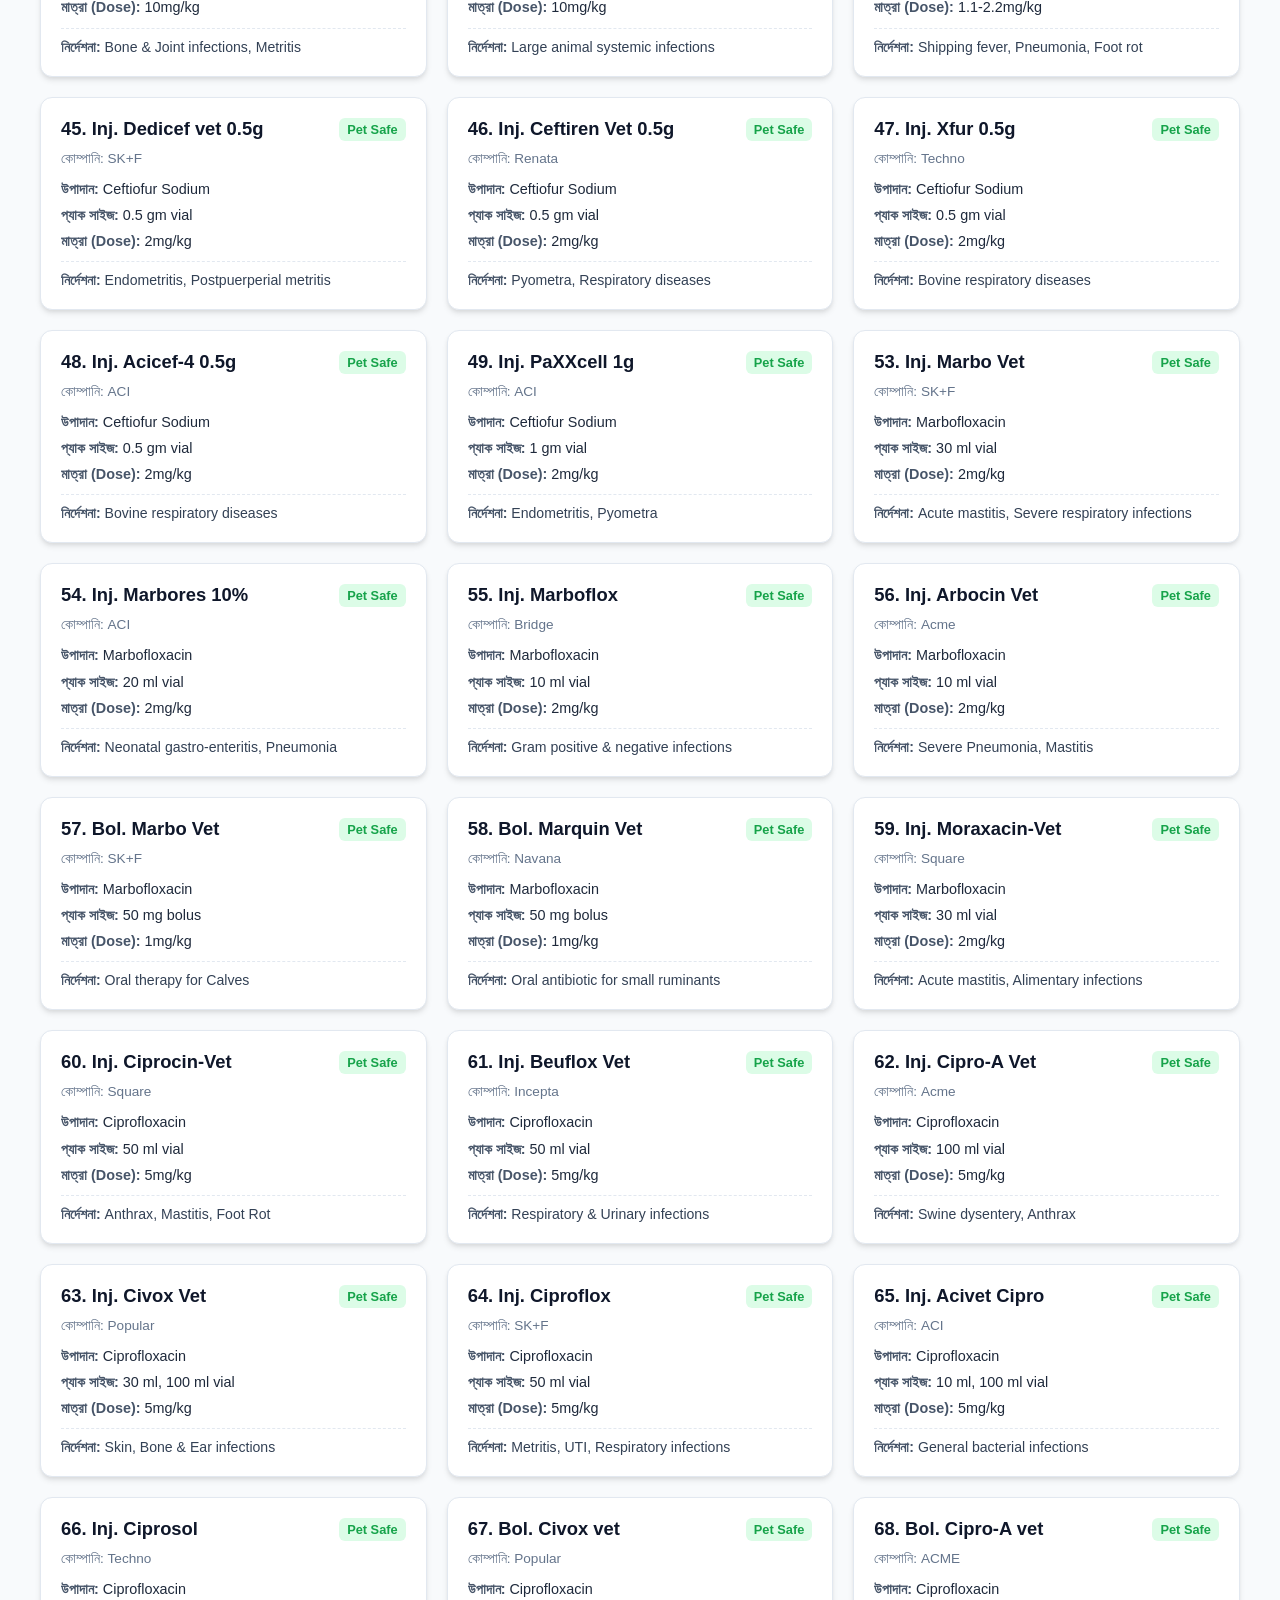
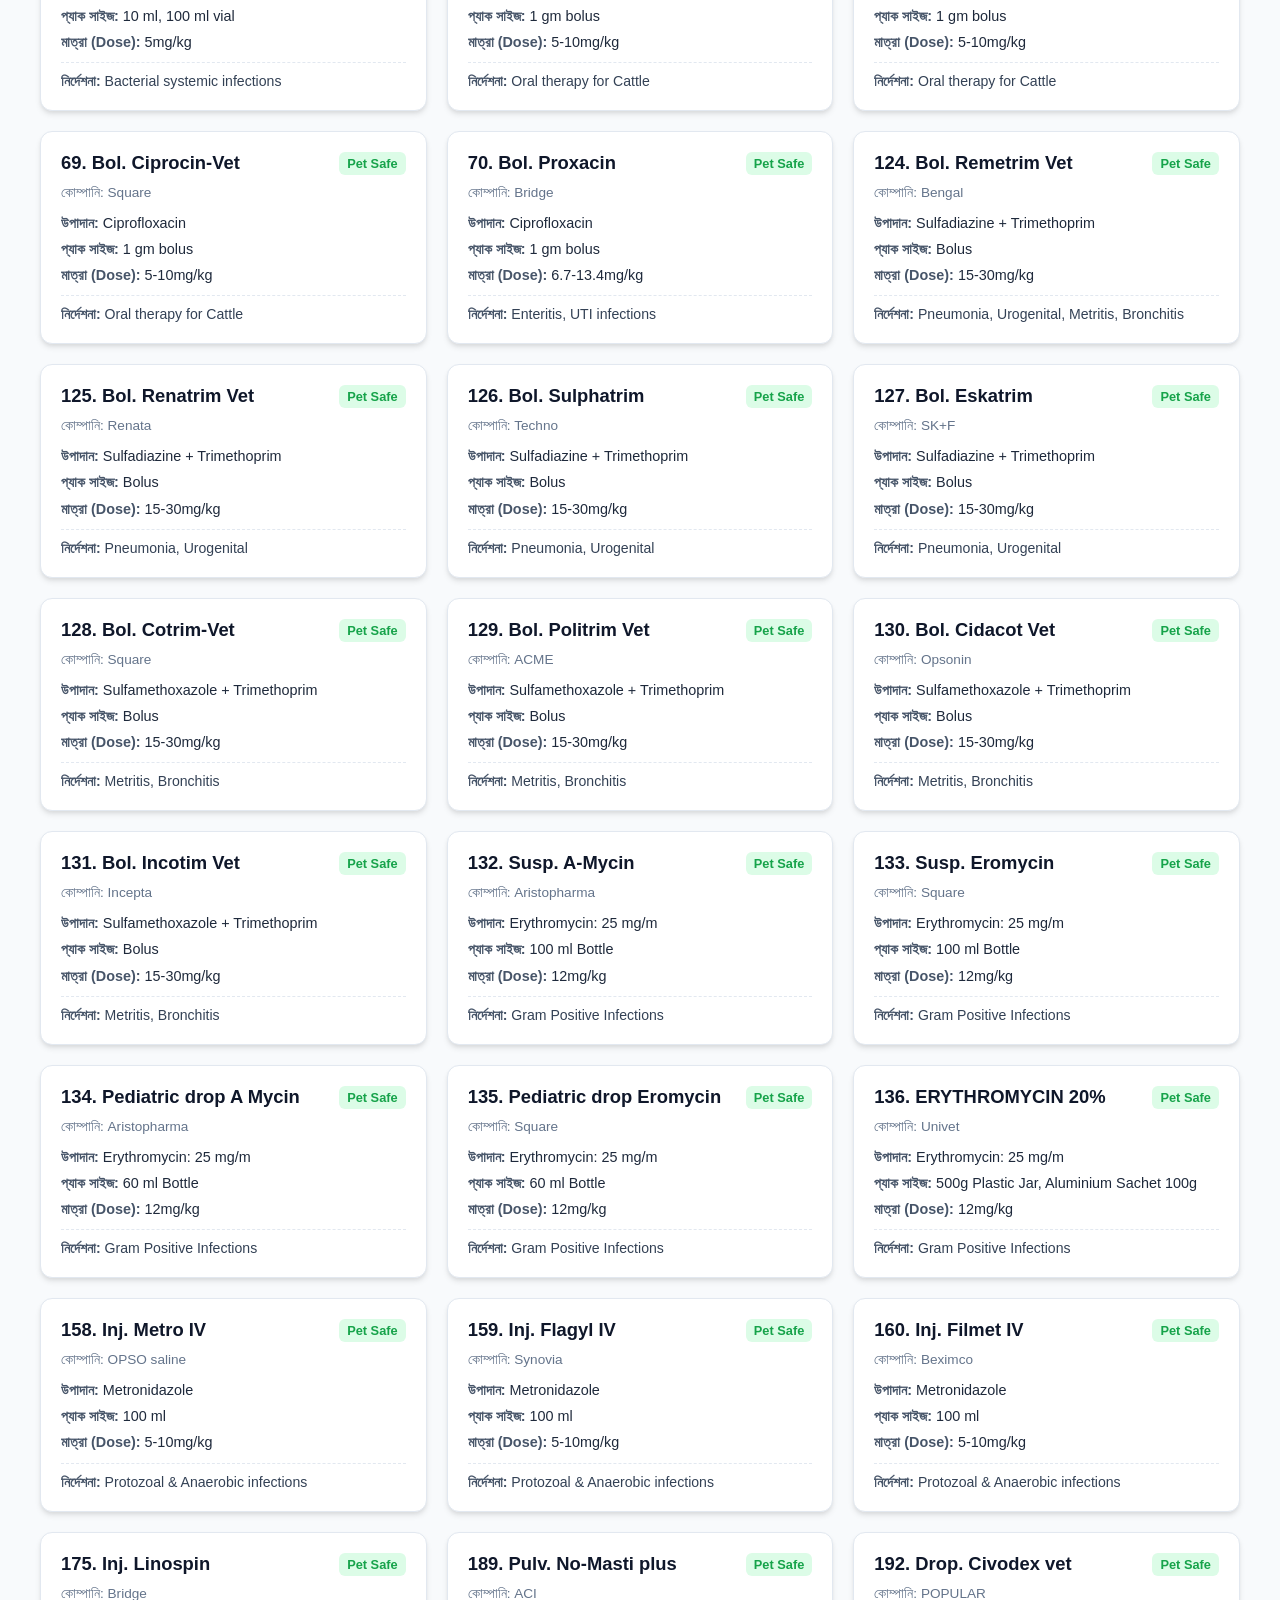
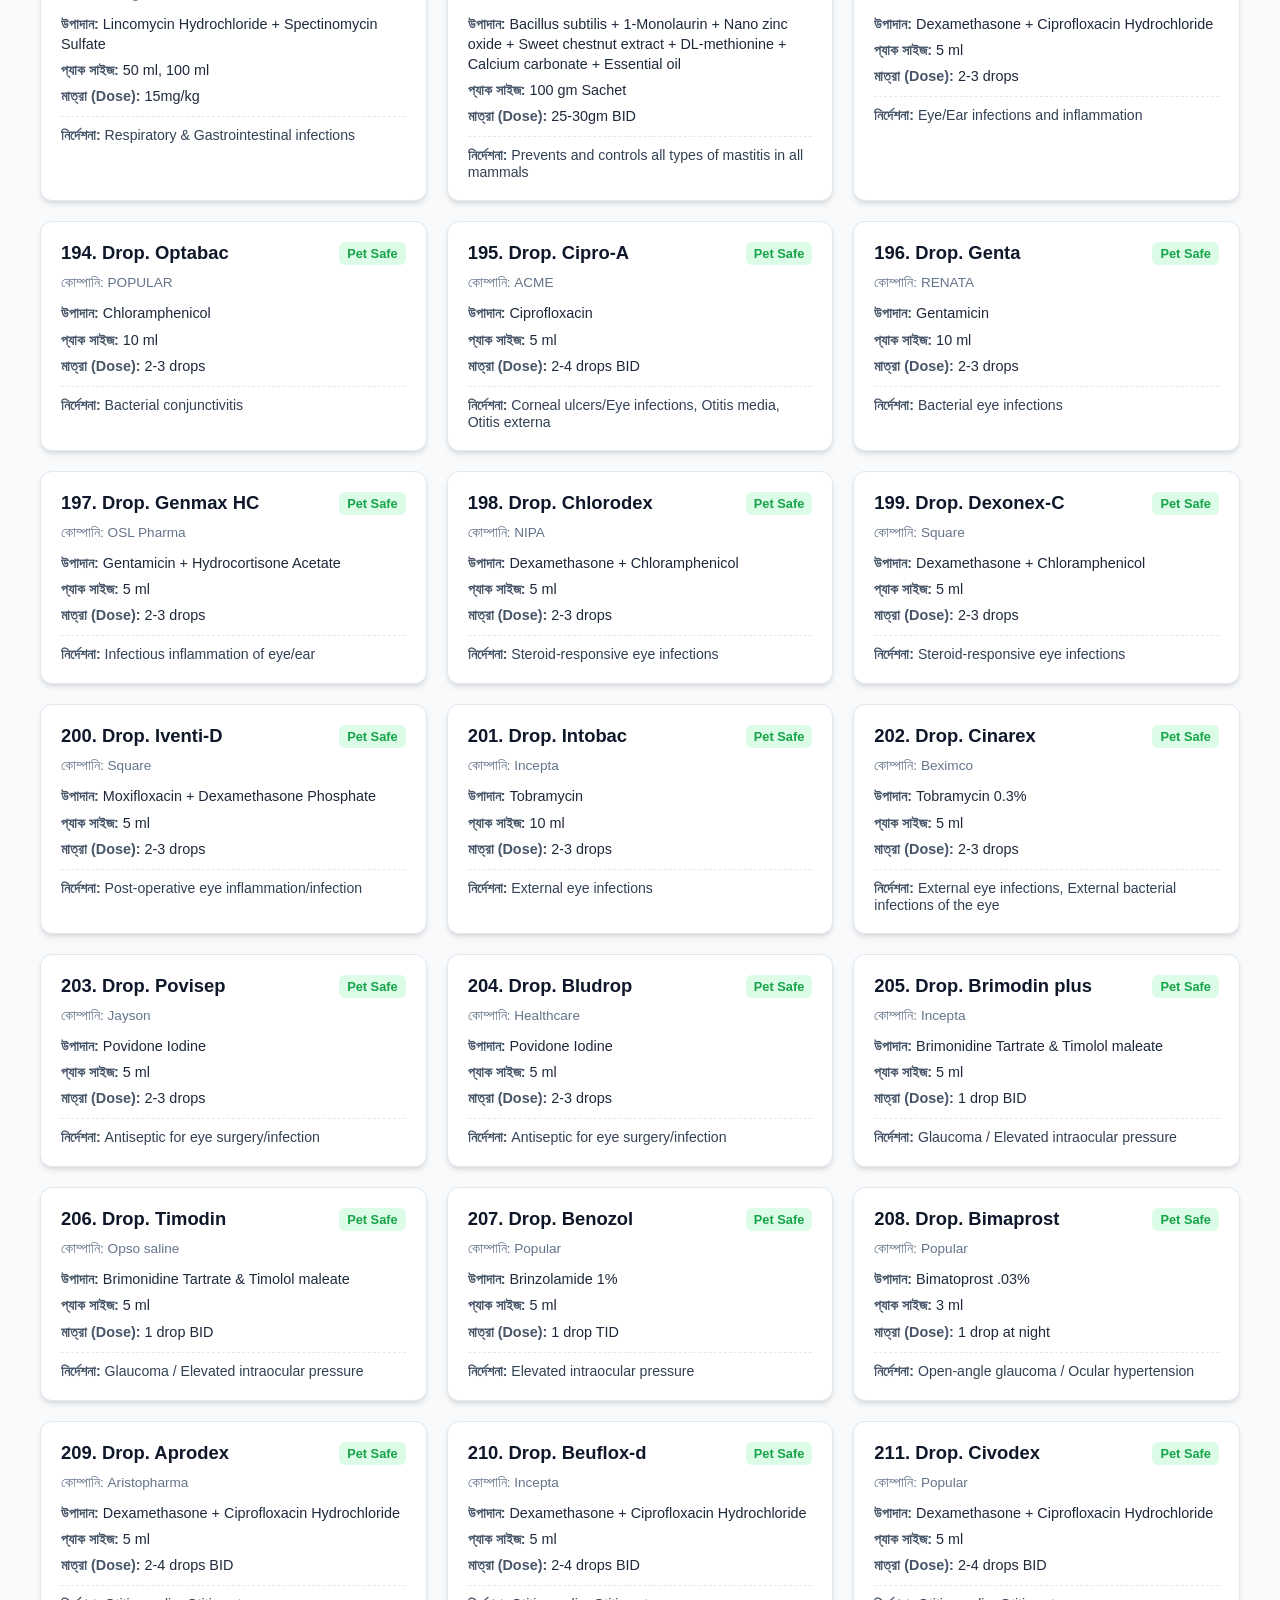
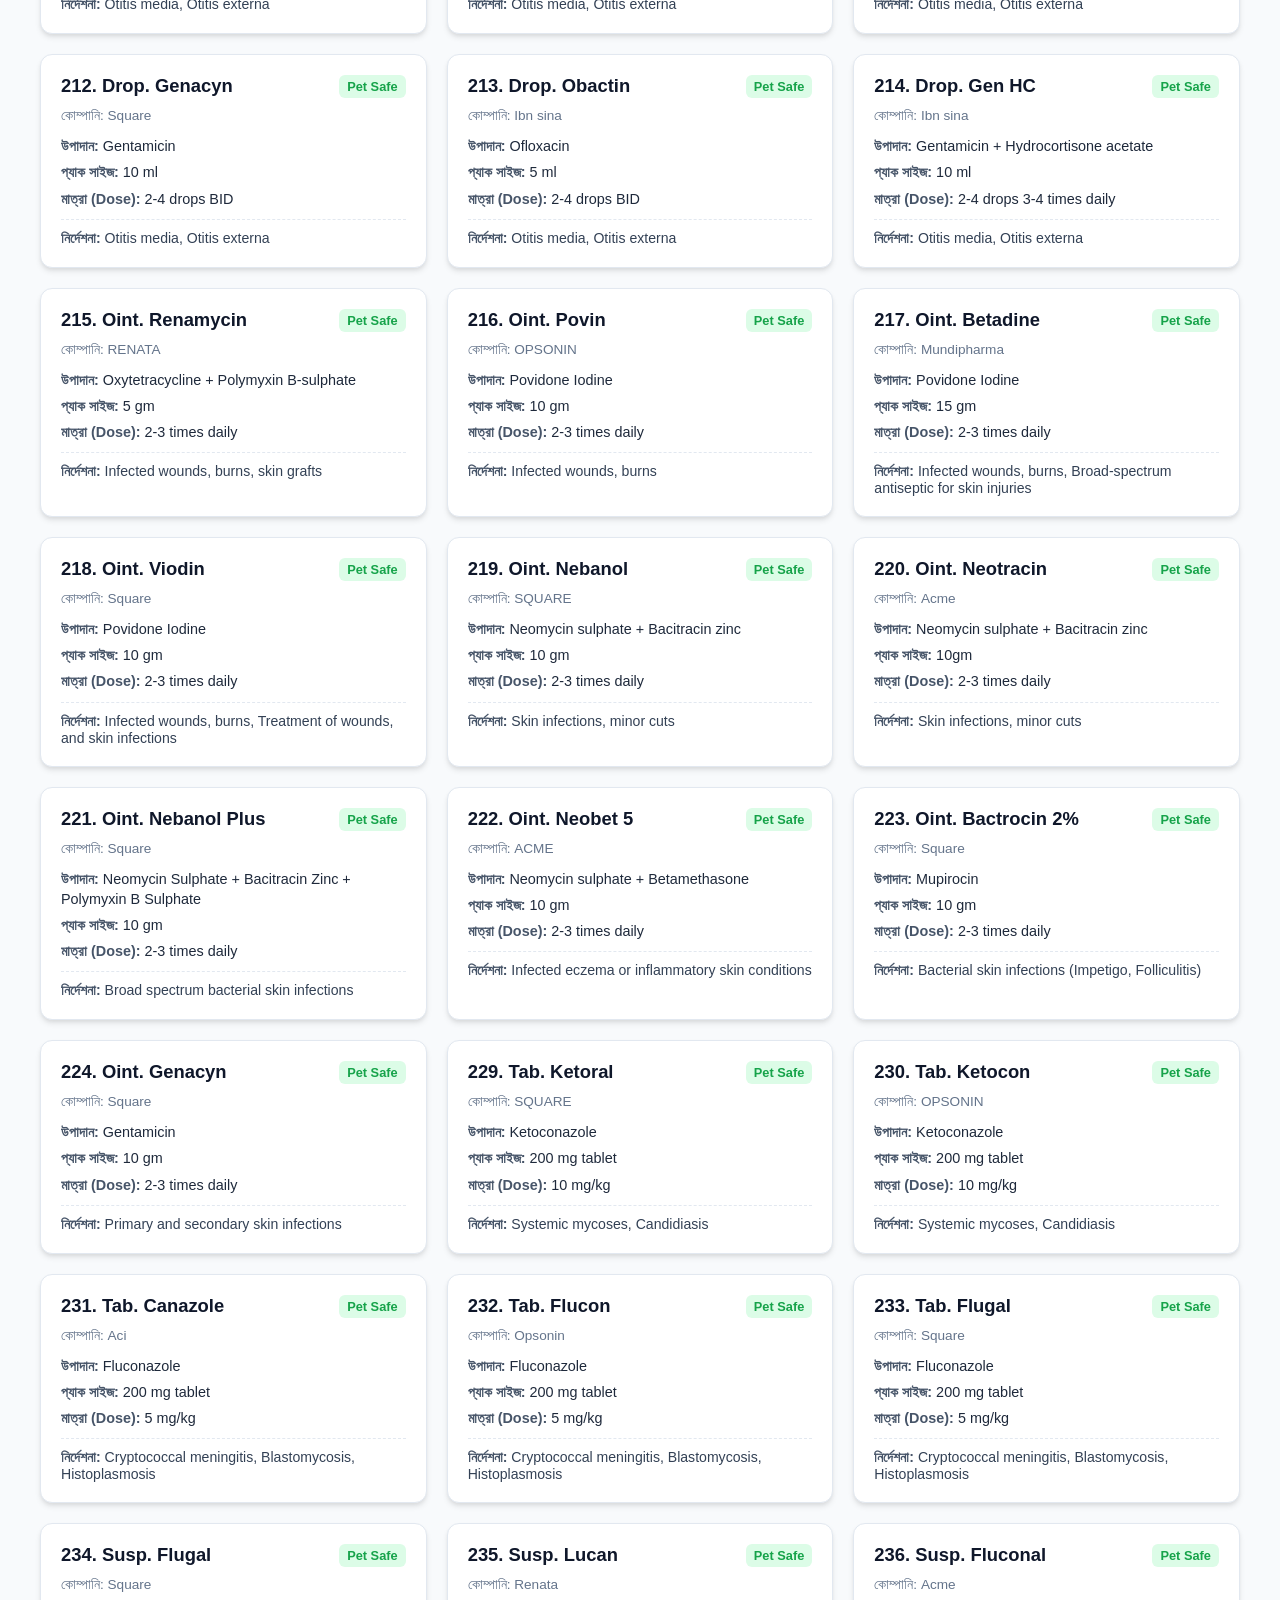
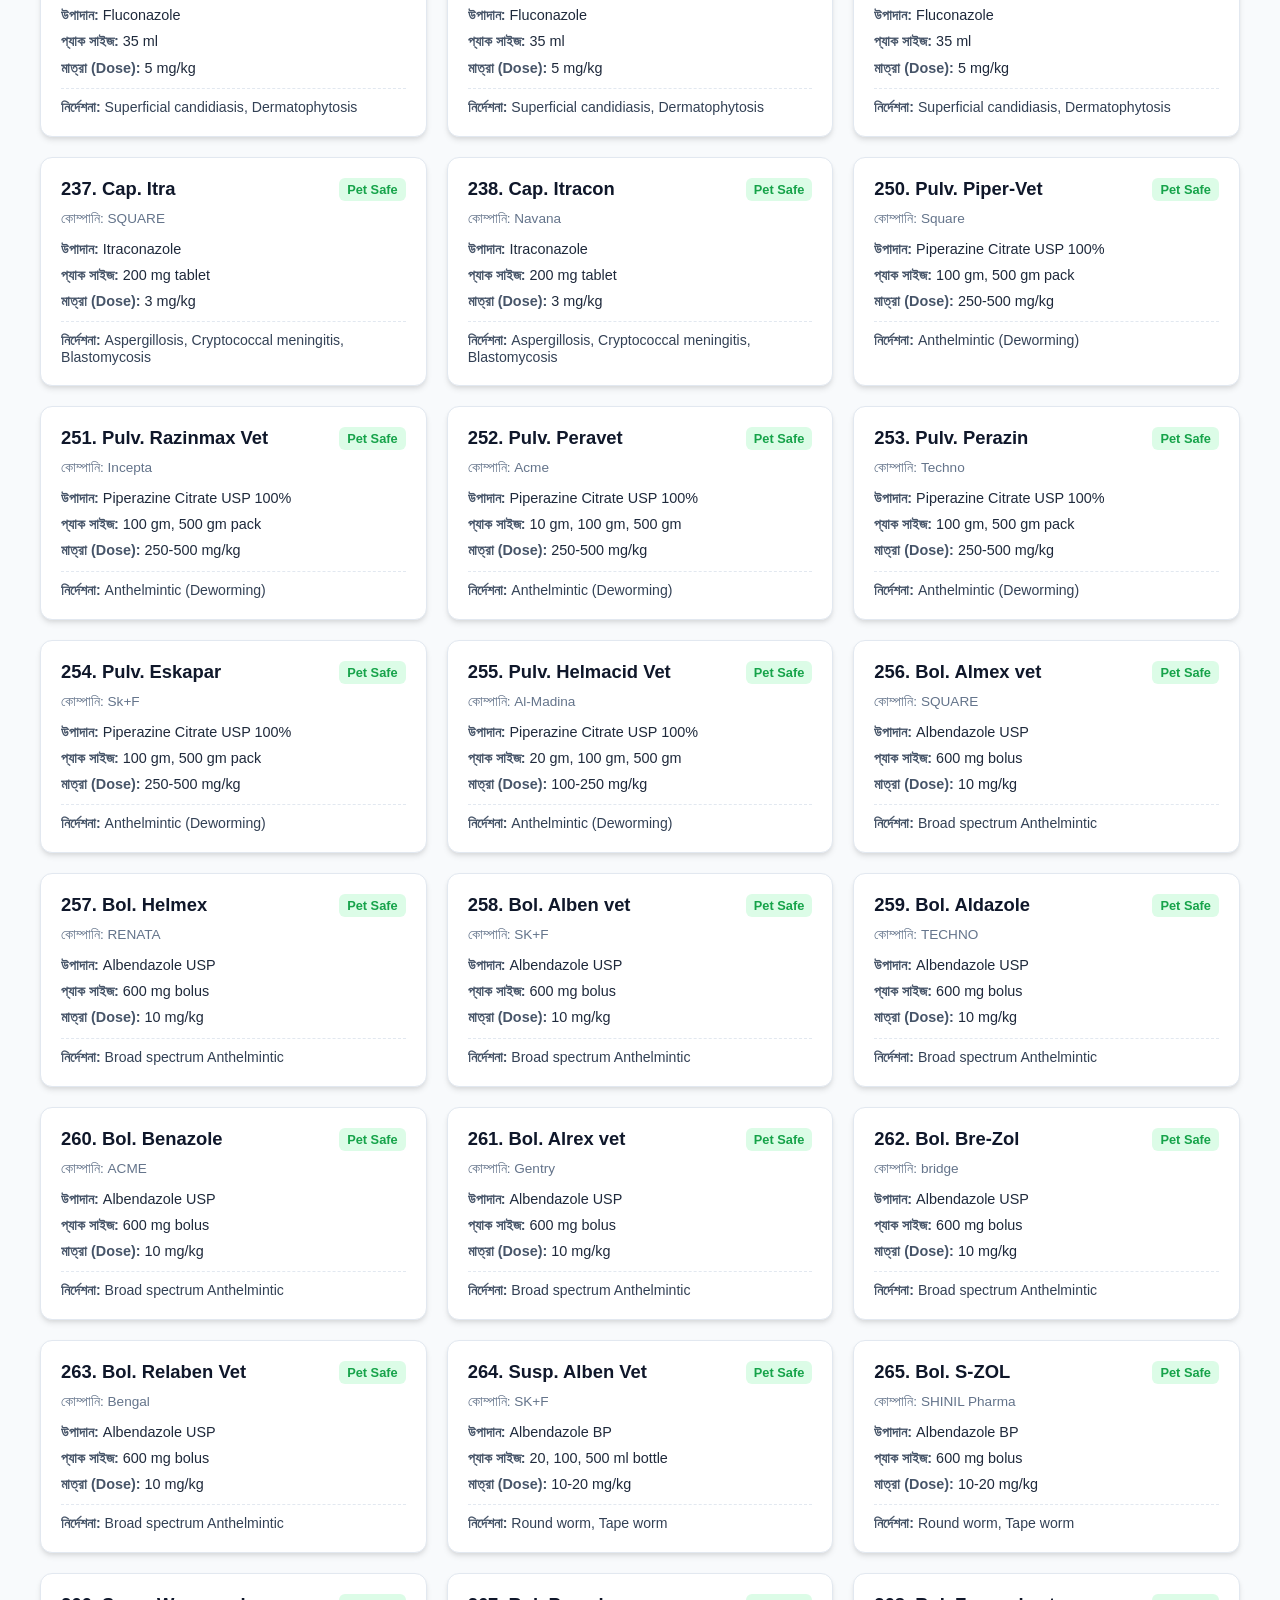
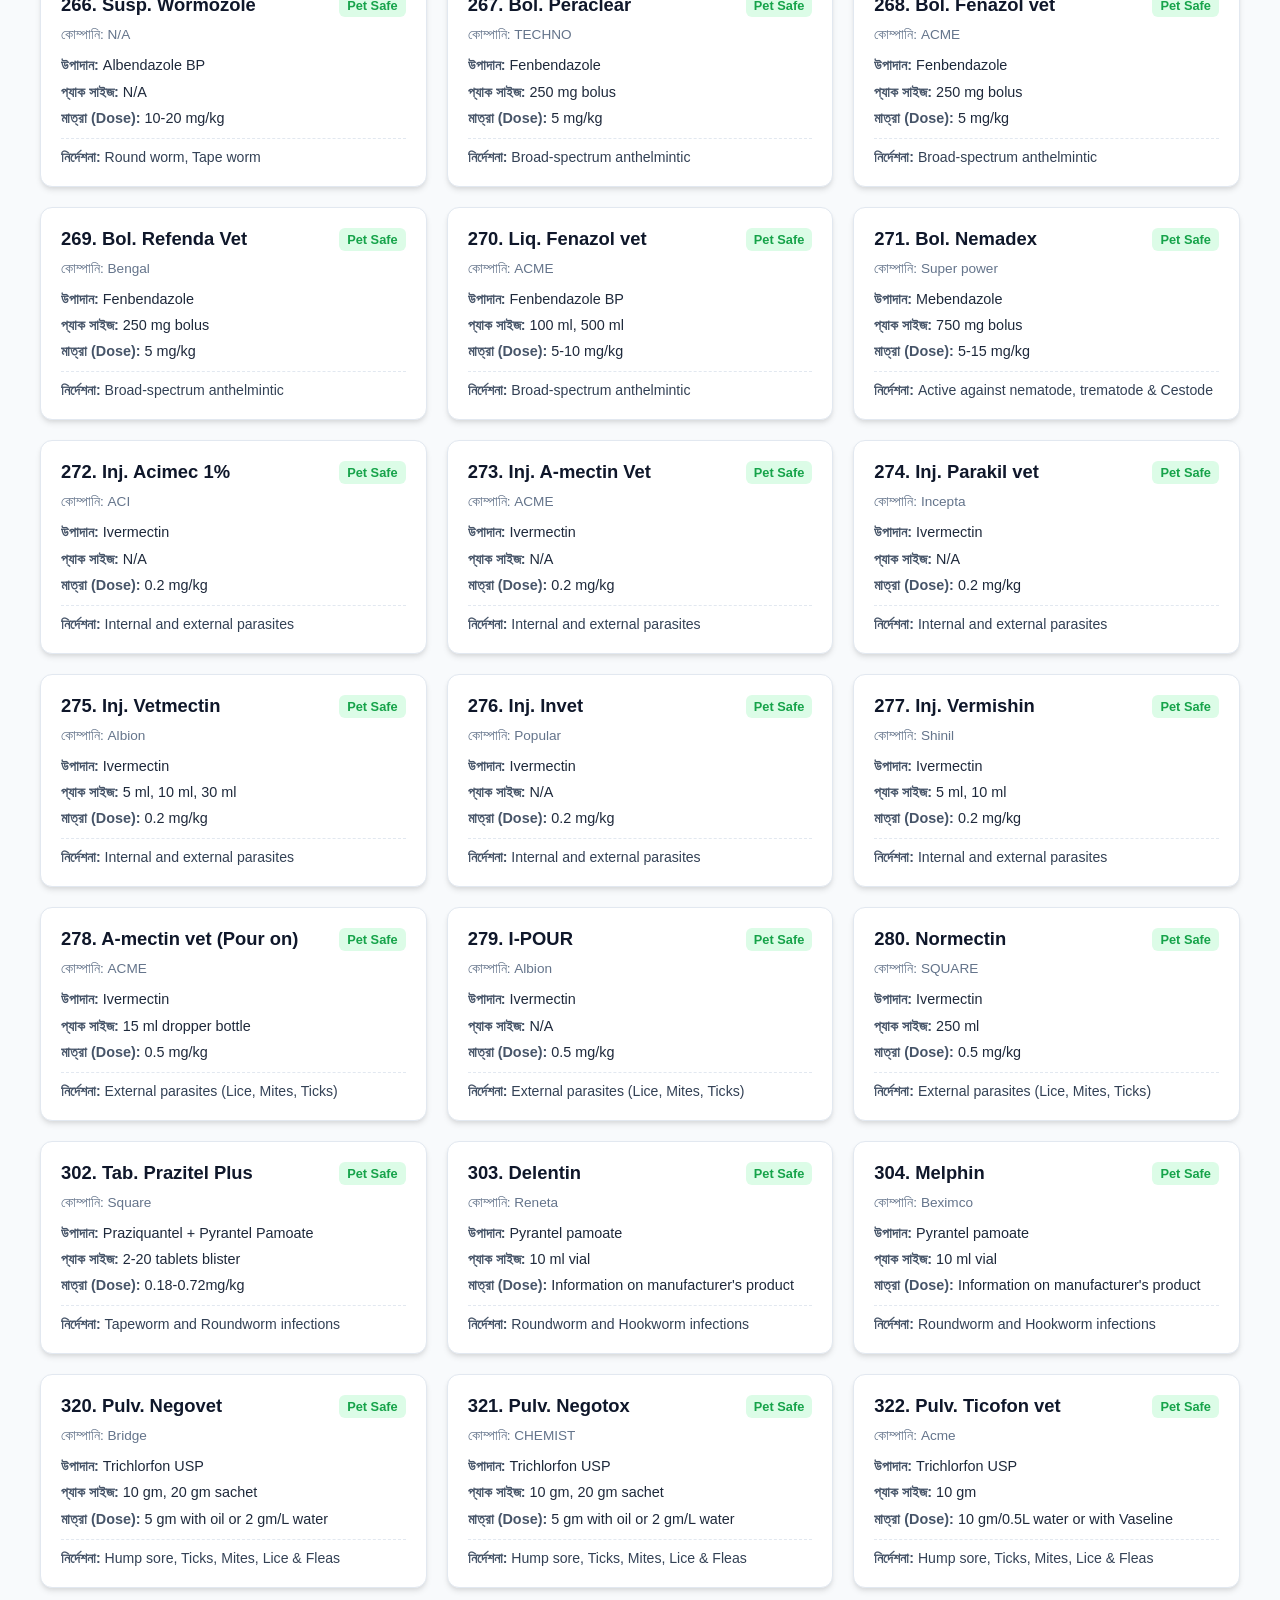
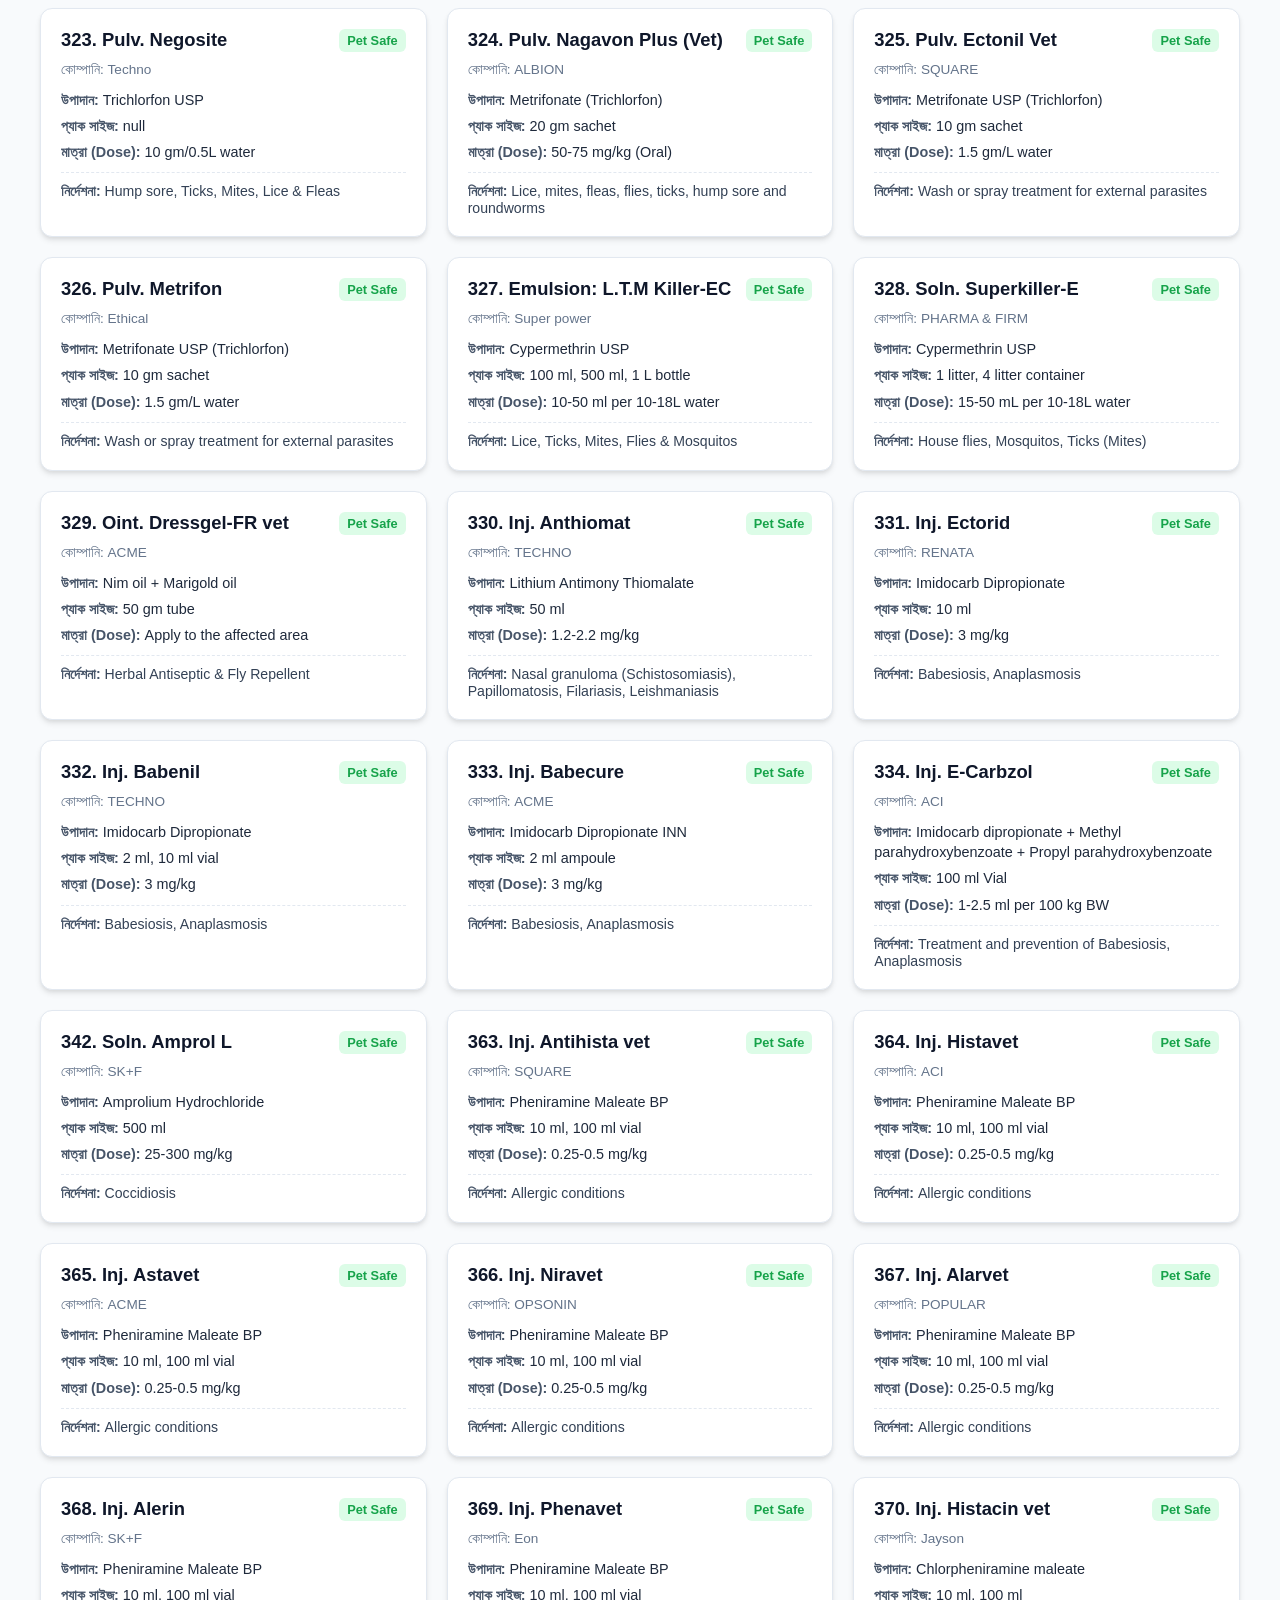
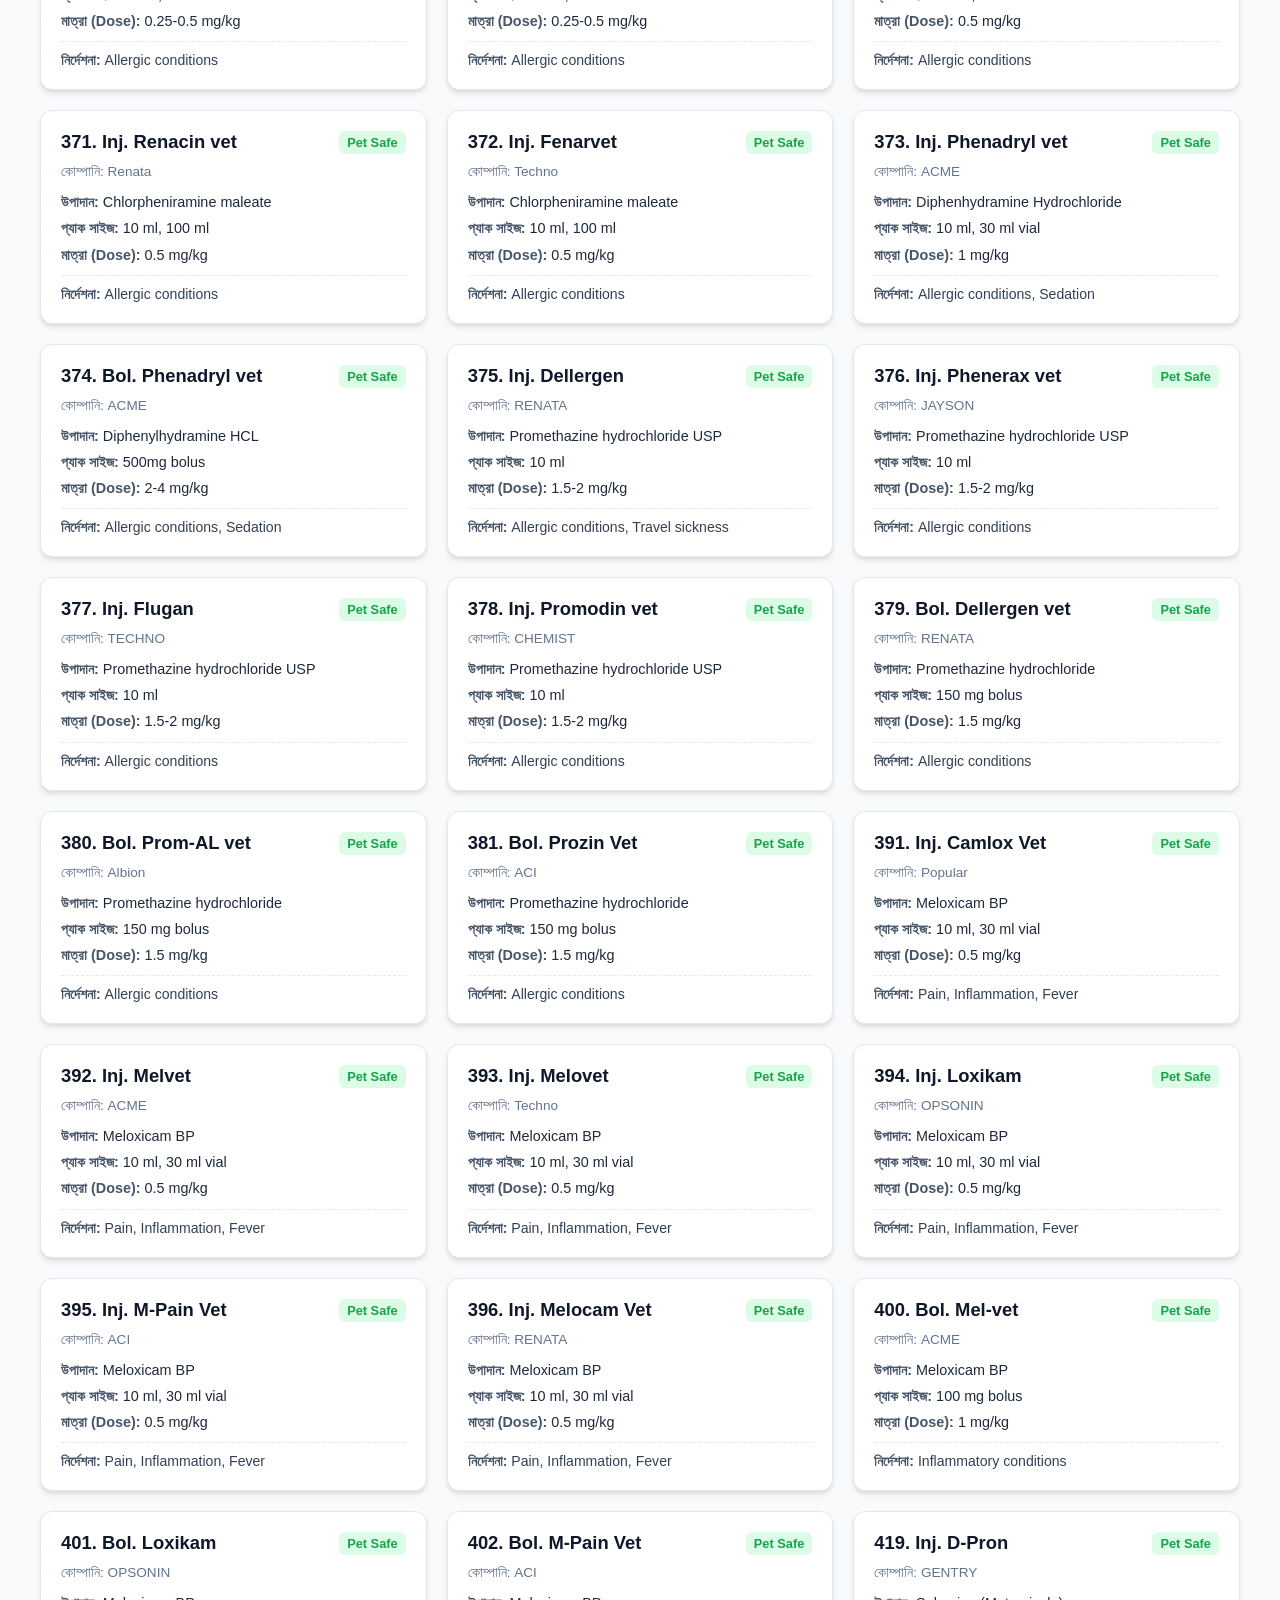
<file: small-animals.html>
<!DOCTYPE html>
<html lang="bn">
<head>
    <meta charset="UTF-8">
    <meta name="viewport" content="width=device-width, initial-scale=1.0">
    <title>Small Animals / Pet Safe Medicines Directory</title>
    <style>
        :root {
            --primary-color: #0d9488;
            --primary-hover: #0f766e;
            --bg-color: #f8fafc;
            --card-bg: #ffffff;
            --text-color: #1e293b;
            --border-color: #e2e8f0;
            --safe-color: #16a34a;
        }

        body {
            font-family: 'Segoe UI', Tahoma, Geneva, Verdana, sans-serif;
            background-color: var(--bg-color);
            color: var(--text-color);
            margin: 0;
            padding: 20px;
        }

        /* ট্যাব বা নেভিগেশন বারের স্টাইল (index.html থেকে নেওয়া) */
        .nav-tabs {
            display: flex;
            flex-wrap: wrap;
            gap: 10px;
            margin-bottom: 20px;
            justify-content: center;
        }

        .nav-tabs a {
            text-decoration: none;
            padding: 10px 18px;
            background-color: #f1f5f9;
            color: #334155;
            font-weight: 600;
            border-radius: 6px;
            border: 1px solid #cbd5e1;
            transition: all 0.3s ease;
        }

        .nav-tabs a:hover {
            background-color: #e2e8f0;
            color: #0f172a;
        }

        /* বর্তমানে যে পেজে আছেন সেটি সক্রিয় (Active) দেখাবে */
        .nav-tabs a.active {
            background-color: #0284c7;
            color: #ffffff;
            border-color: #0284c7;
        }

        .container {
            max-width: 1200px;
            margin: 0 auto;
        }

        header {
            text-align: center;
            margin-bottom: 30px;
        }

        h1 {
            color: var(--primary-color);
            margin-bottom: 5px;
        }

        p.subtitle {
            color: #64748b;
            margin-top: 0;
        }

        .controls {
            display: flex;
            gap: 15px;
            margin-bottom: 25px;
            flex-wrap: wrap;
        }

        .search-box {
            flex: 1;
            min-width: 250px;
            padding: 12px 16px;
            border: 1px solid var(--border-color);
            border-radius: 8px;
            font-size: 16px;
            outline: none;
            box-shadow: 0 1px 3px rgba(0,0,0,0.05);
        }

        .search-box:focus {
            border-color: var(--primary-color);
        }

        .counter {
            align-self: center;
            font-weight: bold;
            color: var(--primary-color);
            background-color: #ccfbf1;
            padding: 8px 16px;
            border-radius: 20px;
        }

        .grid {
            display: grid;
            grid-template-columns: repeat(auto-fill, minmax(320px, 1fr));
            gap: 20px;
        }

        .card {
            background: var(--card-bg);
            border-radius: 12px;
            padding: 20px;
            box-shadow: 0 4px 6px -1px rgba(0, 0, 0, 0.1), 0 2px 4px -1px rgba(0, 0, 0, 0.06);
            border: 1px solid var(--border-color);
            position: relative;
            display: flex;
            flex-direction: column;
            justify-content: space-between;
        }

        .card-header {
            display: flex;
            justify-content: space-between;
            align-items: flex-start;
            margin-bottom: 10px;
        }

        .drug-name {
            font-size: 1.15rem;
            font-weight: bold;
            color: #0f172a;
            margin: 0;
        }

        .badge-pet-safe {
            background-color: #dcfce7;
            color: var(--safe-color);
            padding: 4px 8px;
            border-radius: 6px;
            font-size: 0.8rem;
            font-weight: 600;
        }

        .company {
            font-size: 0.85rem;
            color: #64748b;
            margin-bottom: 12px;
        }

        .info-row {
            margin: 6px 0;
            font-size: 0.9rem;
            line-height: 1.4;
        }

        .info-label {
            font-weight: 600;
            color: #475569;
        }

        .indication {
            margin-top: 10px;
            padding-top: 10px;
            border-top: 1px dashed var(--border-color);
            font-size: 0.88rem;
            color: #334155;
        }

        .no-results {
            text-align: center;
            grid-column: 1 / -1;
            padding: 40px;
            color: #64748b;
        }
    </style>
</head>
<body>

    <div class="container">
        <header>
            <h1>🐾 Small Animals & Pets Directory</h1>
            <p class="subtitle">শুধুমাত্র Pet Safe (পোষা প্রাণীর জন্য নিরাপদ) ওষুধসমূহের তালিকা</p>
        </header>

        <!-- ট্যাব নেভিগেশন বার শুরু -->
        <nav class="nav-tabs">
            <a href="index.html">All Drugs</a>
            <a href="small-animals.html" class="active">Small or Pet Animal Medicines</a>
            <a href="pregnancy-safe.html">Pregnancy Safe Medicines</a>
        </nav>
        <!-- ট্যাব নেভিগেশন বার শেষ -->

        <div id="loading-status" style="color: red; text-align: center; font-weight: bold; padding: 10px; display: none;">
            সিস্টেম লোড হচ্ছে, দয়া করে অপেক্ষা করুন...
        </div>

        <div class="controls">
            <input type="text" id="searchInput" class="search-box" placeholder="ওষুধের নাম, উপাদান বা নির্দেশিকা দিয়ে খুঁজুন...">
            <div id="medicineCount" class="counter">মোট: 0 টি ওষুধ</div>
        </div>

        <div id="drugGrid" class="grid">
            <!-- Filtered Safe Medicines will be inserted here dynamically -->
        </div>
    </div>

    <!-- Include the database file -->
    <script src="data.js"></script>

    <script>
        document.addEventListener('DOMContentLoaded', () => {
            const drugGrid = document.getElementById('drugGrid');
            const searchInput = document.getElementById('searchInput');
            const medicineCount = document.getElementById('medicineCount');

            // Filter data where pet is strictly "Safe"
            const petSafeDrugs = allDrugs.filter(drug => drug.pet === "Safe");

            // Function to render drugs
            function renderDrugs(drugs) {
                drugGrid.innerHTML = '';
                medicineCount.textContent = `মোট: ${drugs.length} টি ওষুধ`;

                if (drugs.length === 0) {
                    drugGrid.innerHTML = `<div class="no-results">কোনো ওষুধ খুঁজে পাওয়া যায়নি।</div>`;
                    return;
                }

                drugs.forEach(drug => {
                    const card = document.createElement('div');
                    card.className = 'card';
                    card.innerHTML = `
                        <div>
                            <div class="card-header">
                                <h3 class="drug-name">${drug.sl}. ${drug.name}</h3>
                                <span class="badge-pet-safe">Pet Safe</span>
                            </div>
                            <div class="company">কোম্পানি: ${drug.co}</div>
                            
                            <div class="info-row">
                                <span class="info-label">উপাদান:</span> ${drug.comp_val}
                            </div>
                            <div class="info-row">
                                <span class="info-label">প্যাক সাইজ:</span> ${drug.pack}
                            </div>
                            <div class="info-row">
                                <span class="info-label">মাত্রা (Dose):</span> ${drug.mgkg}
                            </div>
                            <div class="indication">
                                <span class="info-label">নির্দেশনা:</span> ${drug.ind}
                            </div>
                        </div>
                    `;
                    drugGrid.appendChild(card);
                });
            }

            // Initial Render
            renderDrugs(petSafeDrugs);

            // Search/Filter Functionality
            searchInput.addEventListener('input', (e) => {
                const searchTerm = e.target.value.toLowerCase().trim();
                const filtered = petSafeDrugs.filter(drug => 
                    drug.name.toLowerCase().includes(searchTerm) ||
                    drug.comp_val.toLowerCase().includes(searchTerm) ||
                    drug.ind.toLowerCase().includes(searchTerm) ||
                    drug.co.toLowerCase().includes(searchTerm)
                );
                renderDrugs(filtered);
            });
        });
    </script>
</body>
</html>
</file>
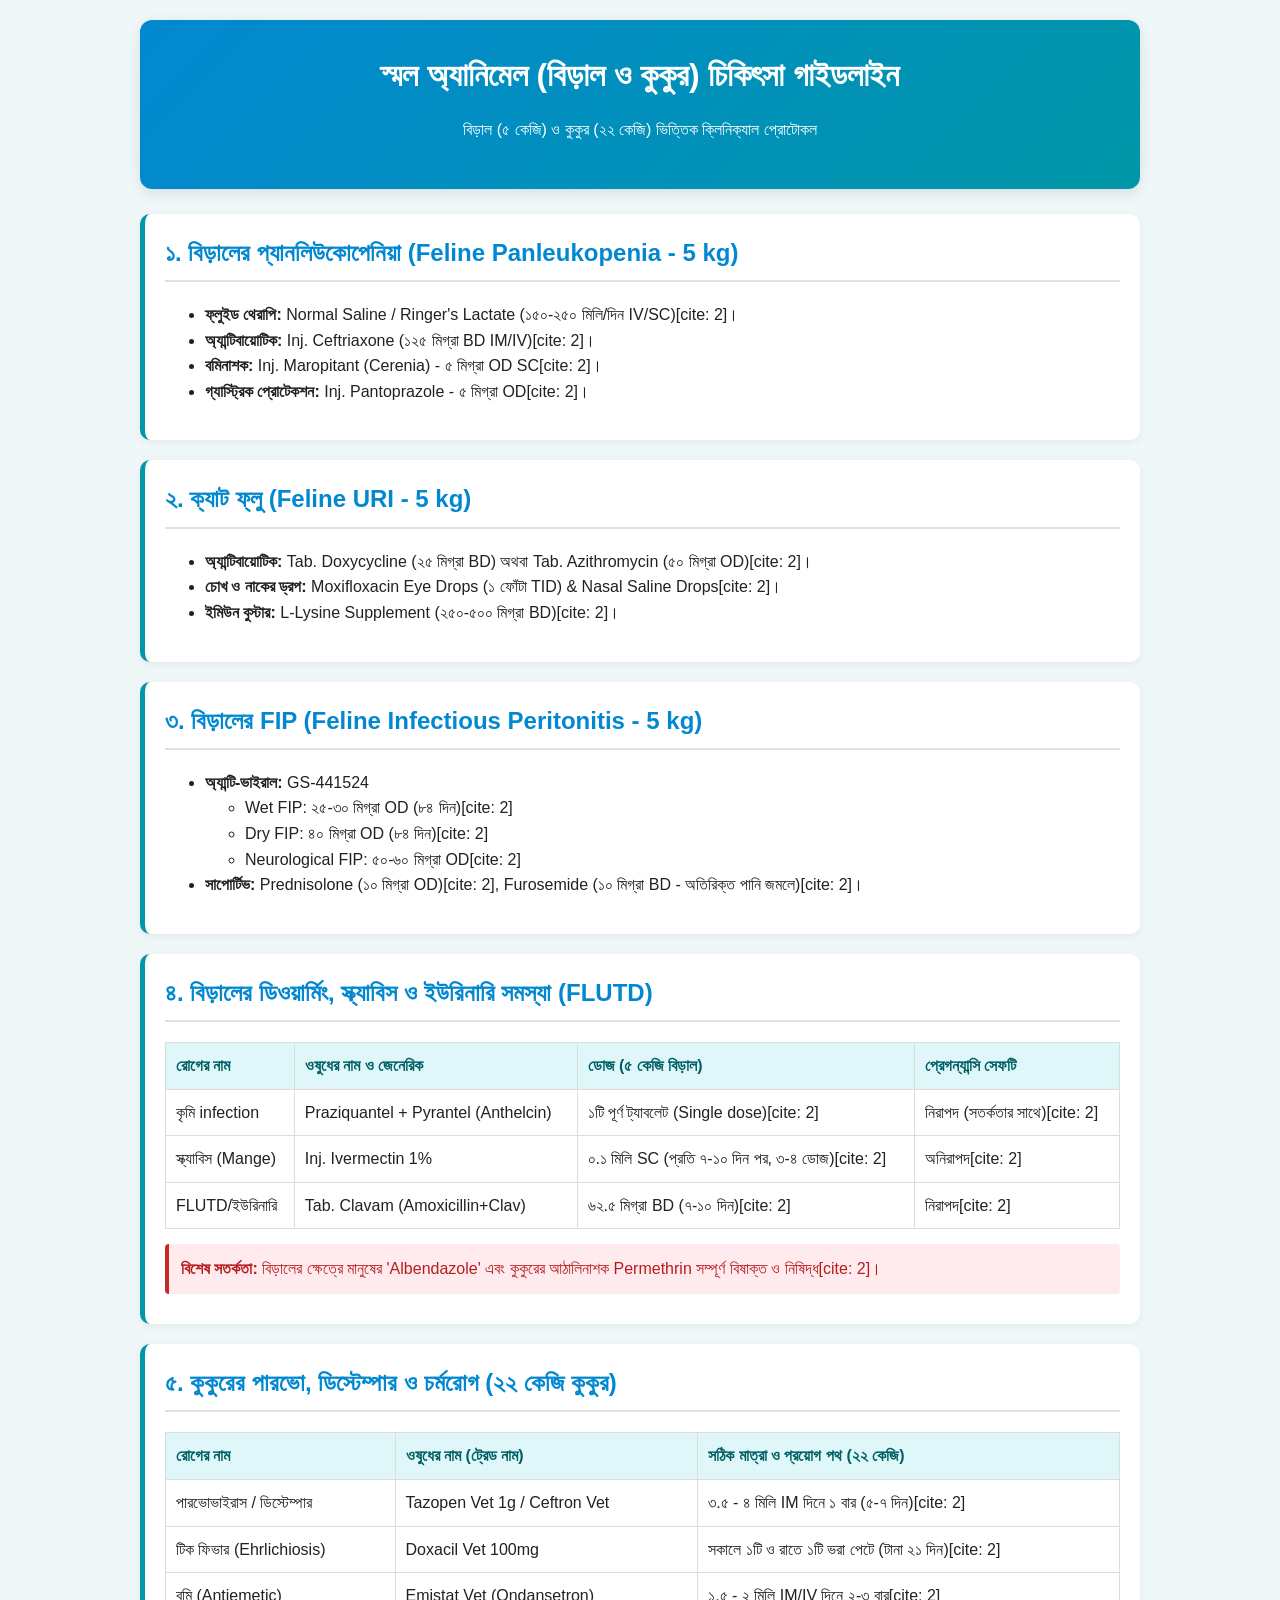
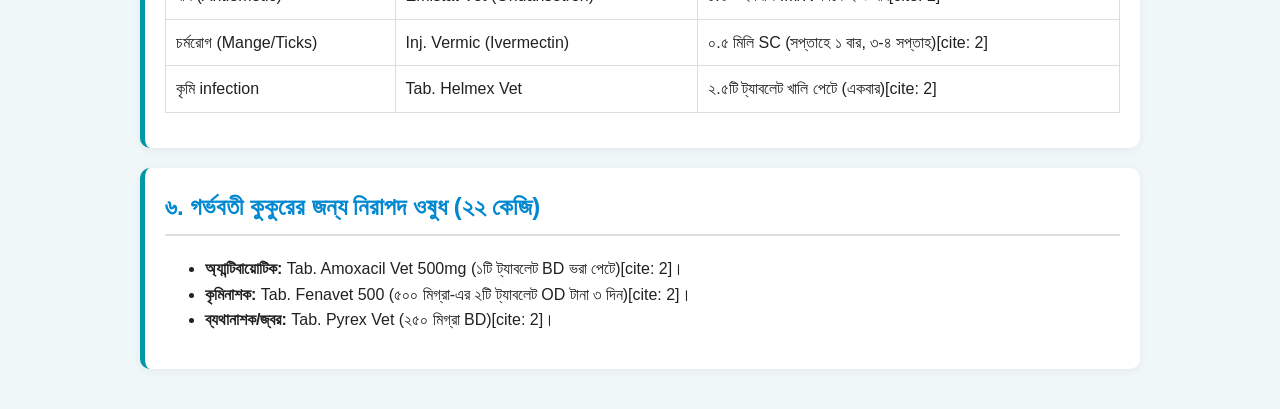
<file: small-diseases.html>
<!DOCTYPE html>
<html lang="bn">
<head>
    <meta charset="UTF-8">
    <meta name="viewport" content="width=device-width, initial-scale=1.0">
    <title>কুকুর ও বিড়ালের চিকিৎসা গাইডলাইন</title>
    <style>
        :root { --primary: #0288d1; --secondary: #0097a7; --bg: #f0f7f9; --card: #ffffff; --text: #212121; }
        body { font-family: 'Segoe UI', Tahoma, Geneva, Verdana, sans-serif; background-color: var(--bg); color: var(--text); margin: 0; padding: 20px; line-height: 1.6; }
        .container { max-width: 1000px; margin: 0 auto; }
        header { background: linear-gradient(135deg, var(--primary), var(--secondary)); color: white; padding: 30px; border-radius: 12px; text-align: center; box-shadow: 0 4px 15px rgba(0,0,0,0.1); margin-bottom: 25px; }
        h1 { margin: 0; font-size: 2em; }
        .card { background: var(--card); border-radius: 10px; padding: 20px; margin-bottom: 20px; box-shadow: 0 2px 8px rgba(0,0,0,0.06); border-left: 5px solid var(--secondary); }
        h2 { color: var(--primary); border-bottom: 2px solid #e0e0e0; padding-bottom: 8px; margin-top: 0; }
        table { width: 100%; border-collapse: collapse; margin: 15px 0; }
        th, td { border: 1px solid #ddd; padding: 10px; text-align: left; }
        th { background-color: #e0f7fa; color: #006064; }
        .warning { background-color: #ffebee; border-left: 4px solid #c62828; color: #b71c1c; padding: 12px; border-radius: 4px; margin: 10px 0; }
        .section-title { font-size: 1.2em; font-weight: bold; color: #006064; margin-top: 15px; }
    </style>
</head>
<body>
    <div class="container">
        <header>
            <h1>স্মল অ্যানিমেল (বিড়াল ও কুকুর) চিকিৎসা গাইডলাইন</h1>
            <p>বিড়াল (৫ কেজি) ও কুকুর (২২ কেজি) ভিত্তিক ক্লিনিক্যাল প্রোটোকল</p>
        </header>

        <!-- CAT SECTION -->
        <div class="card">
            <h2>১. বিড়ালের প্যানলিউকোপেনিয়া (Feline Panleukopenia - 5 kg)</h2>
            <ul>
                <li><strong>ফ্লুইড থেরাপি:</strong> Normal Saline / Ringer's Lactate (১৫০-২৫০ মিলি/দিন IV/SC)[cite: 2]।</li>
                <li><strong>অ্যান্টিবায়োটিক:</strong> Inj. Ceftriaxone (১২৫ মিগ্রা BD IM/IV)[cite: 2]।</li>
                <li><strong>বমিনাশক:</strong> Inj. Maropitant (Cerenia) - ৫ মিগ্রা OD SC[cite: 2]।</li>
                <li><strong>গ্যাস্ট্রিক প্রোটেকশন:</strong> Inj. Pantoprazole - ৫ মিগ্রা OD[cite: 2]।</li>
            </ul>
        </div>

        <div class="card">
            <h2>২. ক্যাট ফ্লু (Feline URI - 5 kg)</h2>
            <ul>
                <li><strong>অ্যান্টিবায়োটিক:</strong> Tab. Doxycycline (২৫ মিগ্রা BD) অথবা Tab. Azithromycin (৫০ মিগ্রা OD)[cite: 2]।</li>
                <li><strong>চোখ ও নাকের ড্রপ:</strong> Moxifloxacin Eye Drops (১ ফোঁটা TID) & Nasal Saline Drops[cite: 2]।</li>
                <li><strong>ইমিউন বুস্টার:</strong> L-Lysine Supplement (২৫০-৫০০ মিগ্রা BD)[cite: 2]।</li>
            </ul>
        </div>

        <div class="card">
            <h2>৩. বিড়ালের FIP (Feline Infectious Peritonitis - 5 kg)</h2>
            <ul>
                <li><strong>অ্যান্টি-ভাইরাল:</strong> GS-441524
                    <ul>
                        <li>Wet FIP: ২৫-৩০ মিগ্রা OD (৮৪ দিন)[cite: 2]</li>
                        <li>Dry FIP: ৪০ মিগ্রা OD (৮৪ দিন)[cite: 2]</li>
                        <li>Neurological FIP: ৫০-৬০ মিগ্রা OD[cite: 2]</li>
                    </ul>
                </li>
                <li><strong>সাপোর্টিভ:</strong> Prednisolone (১০ মিগ্রা OD)[cite: 2], Furosemide (১০ মিগ্রা BD - অতিরিক্ত পানি জমলে)[cite: 2]।</li>
            </ul>
        </div>

        <div class="card">
            <h2>৪. বিড়ালের ডিওয়ার্মিং, স্ক্যাবিস ও ইউরিনারি সমস্যা (FLUTD)</h2>
            <table>
                <tr>
                    <th>রোগের নাম</th>
                    <th>ওষুধের নাম ও জেনেরিক</th>
                    <th>ডোজ (৫ কেজি বিড়াল)</th>
                    <th>প্রেগন্যান্সি সেফটি</th>
                </tr>
                <tr>
                    <td>কৃমি infection</td>
                    <td>Praziquantel + Pyrantel (Anthelcin)</td>
                    <td>১টি পূর্ণ ট্যাবলেট (Single dose)[cite: 2]</td>
                    <td>নিরাপদ (সতর্কতার সাথে)[cite: 2]</td>
                </tr>
                <tr>
                    <td>স্ক্যাবিস (Mange)</td>
                    <td>Inj. Ivermectin 1%</td>
                    <td>০.১ মিলি SC (প্রতি ৭-১০ দিন পর, ৩-৪ ডোজ)[cite: 2]</td>
                    <td>অনিরাপদ[cite: 2]</td>
                </tr>
                <tr>
                    <td>FLUTD/ইউরিনারি</td>
                    <td>Tab. Clavam (Amoxicillin+Clav)</td>
                    <td>৬২.৫ মিগ্রা BD (৭-১০ দিন)[cite: 2]</td>
                    <td>নিরাপদ[cite: 2]</td>
                </tr>
            </table>
            <div class="warning">
                <strong>বিশেষ সতর্কতা:</strong> বিড়ালের ক্ষেত্রে মানুষের 'Albendazole' এবং কুকুরের আঠালিনাশক Permethrin সম্পূর্ণ বিষাক্ত ও নিষিদ্ধ[cite: 2]।
            </div>
        </div>

        <!-- DOG SECTION -->
        <div class="card">
            <h2>৫. কুকুরের পারভো, ডিস্টেম্পার ও চর্মরোগ (২২ কেজি কুকুর)</h2>
            <table>
                <tr>
                    <th>রোগের নাম</th>
                    <th>ওষুধের নাম (ট্রেড নাম)</th>
                    <th>সঠিক মাত্রা ও প্রয়োগ পথ (২২ কেজি)</th>
                </tr>
                <tr>
                    <td>পারভোভাইরাস / ডিস্টেম্পার</td>
                    <td>Tazopen Vet 1g / Ceftron Vet</td>
                    <td>৩.৫ - ৪ মিলি IM দিনে ১ বার (৫-৭ দিন)[cite: 2]</td>
                </tr>
                <tr>
                    <td>টিক ফিভার (Ehrlichiosis)</td>
                    <td>Doxacil Vet 100mg</td>
                    <td>সকালে ১টি ও রাতে ১টি ভরা পেটে (টানা ২১ দিন)[cite: 2]</td>
                </tr>
                <tr>
                    <td>বমি (Antiemetic)</td>
                    <td>Emistat Vet (Ondansetron)</td>
                    <td>১.৫ - ২ মিলি IM/IV দিনে ২-৩ বার[cite: 2]</td>
                </tr>
                <tr>
                    <td>চর্মরোগ (Mange/Ticks)</td>
                    <td>Inj. Vermic (Ivermectin)</td>
                    <td>০.৫ মিলি SC (সপ্তাহে ১ বার, ৩-৪ সপ্তাহ)[cite: 2]</td>
                </tr>
                <tr>
                    <td>কৃমি infection</td>
                    <td>Tab. Helmex Vet</td>
                    <td>২.৫টি ট্যাবলেট খালি পেটে (একবার)[cite: 2]</td>
                </tr>
            </table>
        </div>

        <div class="card">
            <h2>৬. গর্ভবতী কুকুরের জন্য নিরাপদ ওষুধ (২২ কেজি)</h2>
            <ul>
                <li><strong>অ্যান্টিবায়োটিক:</strong> Tab. Amoxacil Vet 500mg (১টি ট্যাবলেট BD ভরা পেটে)[cite: 2]।</li>
                <li><strong>কৃমিনাশক:</strong> Tab. Fenavet 500 (৫০০ মিগ্রা-এর ২টি ট্যাবলেট OD টানা ৩ দিন)[cite: 2]।</li>
                <li><strong>ব্যথানাশক/জ্বর:</strong> Tab. Pyrex Vet (২৫০ মিগ্রা BD)[cite: 2]।</li>
            </ul>
        </div>
    </div>
</body>
</html>
</file>
<file: style.css>
/* Veterinary Diary — mobile-first Android/WebView theme */
:root {
    --primary: #0f6b57;
    --primary-strong: #084d40;
    --primary-soft: #e8f5f1;
    --secondary: #2f8f78;
    --accent: #f2a93b;
    --accent-soft: #fff4df;
    --danger: #c53a3a;
    --danger-soft: #fdecec;
    --success: #1f7a4d;
    --success-soft: #e9f6ef;
    --info: #2f65ad;
    --info-soft: #edf4ff;

    --bg: #f4f7f6;
    --surface: #ffffff;
    --surface-2: #f8faf9;
    --text: #17322b;
    --text-soft: #63736e;
    --border: #dce6e2;
    --white: #ffffff;

    --shadow-sm: 0 2px 8px rgba(15, 56, 46, 0.06);
    --shadow-md: 0 10px 28px rgba(15, 56, 46, 0.10);
    --shadow-lg: 0 18px 46px rgba(15, 56, 46, 0.16);

    --radius-sm: 10px;
    --radius-md: 16px;
    --radius-lg: 24px;
    --radius-pill: 999px;

    --safe-top: env(safe-area-inset-top, 0px);
    --safe-right: env(safe-area-inset-right, 0px);
    --safe-bottom: env(safe-area-inset-bottom, 0px);
    --safe-left: env(safe-area-inset-left, 0px);
}

* {
    box-sizing: border-box;
    -webkit-tap-highlight-color: transparent;
}

html {
    scroll-behavior: smooth;
    background: var(--bg);
}

body {
    min-height: 100vh;
    margin: 0;
    color: var(--text);
    background:
        radial-gradient(circle at 10% 0%, rgba(47, 143, 120, 0.10), transparent 32%),
        linear-gradient(180deg, #f8fbfa 0%, var(--bg) 46%, #eef4f2 100%);
    font-family: 'Hind Siliguri', 'Noto Sans Bengali', 'Noto Sans', system-ui, -apple-system, BlinkMacSystemFont, 'Segoe UI', sans-serif;
    font-size: 16px;
    line-height: 1.5;
    padding-left: var(--safe-left);
    padding-right: var(--safe-right);
    -webkit-font-smoothing: antialiased;
    text-rendering: optimizeLegibility;
}

a {
    color: inherit;
}

button,
input,
select,
textarea {
    font: inherit;
}

button,
a {
    touch-action: manipulation;
}

/* ---------- Android home/dashboard ---------- */
.app-shell {
    width: min(100%, 760px);
    margin: 0 auto;
    padding: calc(var(--safe-top) + 18px) 16px calc(var(--safe-bottom) + 28px);
}

.app-header {
    position: relative;
    overflow: hidden;
    padding: 22px 20px 20px;
    border-radius: var(--radius-lg);
    background:
        radial-gradient(circle at 88% 16%, rgba(255,255,255,.22), transparent 25%),
        linear-gradient(145deg, #0b6652 0%, #0a5446 56%, #083f36 100%);
    color: var(--white);
    box-shadow: var(--shadow-lg);
}

.app-header::before,
.app-header::after {
    content: '';
    position: absolute;
    border-radius: 50%;
    pointer-events: none;
}

.app-header::before {
    width: 170px;
    height: 170px;
    right: -78px;
    bottom: -104px;
    border: 26px solid rgba(255,255,255,.07);
}

.app-header::after {
    width: 90px;
    height: 90px;
    right: 70px;
    top: -54px;
    border: 18px solid rgba(242,169,59,.18);
}

.brand-row {
    position: relative;
    z-index: 1;
    display: flex;
    align-items: center;
    gap: 13px;
}

.brand-mark {
    width: 48px;
    height: 48px;
    flex: 0 0 48px;
    display: grid;
    place-items: center;
    border-radius: 15px;
    background: rgba(255,255,255,.14);
    border: 1px solid rgba(255,255,255,.20);
    box-shadow: inset 0 1px 0 rgba(255,255,255,.18);
    font-size: 25px;
}

.brand-copy {
    min-width: 0;
}

.eyebrow {
    margin: 0 0 2px;
    color: rgba(255,255,255,.72);
    font-size: .72rem;
    font-weight: 700;
    letter-spacing: .12em;
    text-transform: uppercase;
}

.app-title {
    margin: 0;
    font-size: clamp(1.45rem, 6vw, 2rem);
    line-height: 1.12;
    letter-spacing: -.025em;
}

.app-subtitle {
    position: relative;
    z-index: 1;
    margin: 16px 0 0;
    max-width: 520px;
    color: rgba(255,255,255,.82);
    font-size: .93rem;
}

.header-chips {
    position: relative;
    z-index: 1;
    display: flex;
    gap: 8px;
    flex-wrap: wrap;
    margin-top: 16px;
}

.header-chip {
    display: inline-flex;
    align-items: center;
    gap: 6px;
    min-height: 32px;
    padding: 6px 10px;
    border: 1px solid rgba(255,255,255,.16);
    border-radius: var(--radius-pill);
    background: rgba(255,255,255,.10);
    color: rgba(255,255,255,.92);
    font-size: .76rem;
    font-weight: 600;
}

.search-panel {
    position: relative;
    z-index: 3;
    margin: -1px 14px 0;
    transform: translateY(50%);
}

.search-box {
    display: flex;
    align-items: center;
    gap: 10px;
    min-height: 56px;
    padding: 0 14px;
    border: 1px solid rgba(15, 107, 87, .10);
    border-radius: 18px;
    background: rgba(255,255,255,.98);
    box-shadow: 0 12px 30px rgba(15, 56, 46, .14);
}

.search-icon {
    color: var(--primary);
    font-size: 1.08rem;
    line-height: 1;
}

.search-input {
    width: 100%;
    min-width: 0;
    height: 52px;
    border: 0;
    outline: 0;
    background: transparent;
    color: var(--text);
    font-size: .96rem;
}

.search-input::placeholder {
    color: #8a9995;
}

.dashboard {
    padding-top: 45px;
}

.section-heading {
    display: flex;
    align-items: flex-end;
    justify-content: space-between;
    gap: 12px;
    margin: 18px 2px 10px;
}

.section-heading h2 {
    margin: 0;
    font-size: 1.02rem;
    letter-spacing: -.01em;
}

.section-heading span {
    color: var(--text-soft);
    font-size: .78rem;
}

.hero-action {
    position: relative;
    display: flex;
    align-items: center;
    gap: 14px;
    min-height: 88px;
    padding: 17px 17px;
    overflow: hidden;
    border-radius: 20px;
    background: linear-gradient(135deg, #fff7e9 0%, #fff 66%);
    border: 1px solid #f1dfbc;
    text-decoration: none;
    box-shadow: var(--shadow-md);
    transition: transform .16s ease, box-shadow .16s ease;
}

.hero-action::after {
    content: 'Rx';
    position: absolute;
    right: -6px;
    bottom: -28px;
    color: rgba(242,169,59,.10);
    font-size: 6rem;
    font-family: Georgia, serif;
    font-weight: 700;
    line-height: 1;
    pointer-events: none;
}

.hero-icon,
.menu-icon {
    display: grid;
    place-items: center;
    flex: 0 0 auto;
    border-radius: 16px;
}

.hero-icon {
    width: 52px;
    height: 52px;
    background: var(--accent-soft);
    color: #9c650e;
    font-size: 1.55rem;
}

.hero-copy {
    position: relative;
    z-index: 1;
    min-width: 0;
    flex: 1;
}

.hero-copy strong {
    display: block;
    margin-bottom: 2px;
    font-size: 1.03rem;
}

.hero-copy small {
    display: block;
    color: var(--text-soft);
    font-size: .80rem;
}

.chevron {
    position: relative;
    z-index: 1;
    flex: 0 0 auto;
    color: var(--primary);
    font-size: 1.35rem;
    font-weight: 700;
}

.menu-grid {
    display: grid;
    grid-template-columns: repeat(2, minmax(0, 1fr));
    gap: 11px;
}

.menu-card {
    min-width: 0;
    min-height: 128px;
    display: flex;
    flex-direction: column;
    align-items: flex-start;
    justify-content: space-between;
    gap: 12px;
    padding: 14px;
    border: 1px solid var(--border);
    border-radius: 18px;
    background: rgba(255,255,255,.92);
    box-shadow: var(--shadow-sm);
    text-decoration: none;
    transition: transform .16s ease, border-color .16s ease, box-shadow .16s ease;
}

.menu-icon {
    width: 42px;
    height: 42px;
    background: var(--primary-soft);
    color: var(--primary);
    font-size: 1.25rem;
}

.menu-card:nth-child(4n + 2) .menu-icon {
    background: var(--info-soft);
    color: var(--info);
}

.menu-card:nth-child(4n + 3) .menu-icon {
    background: var(--accent-soft);
    color: #9c650e;
}

.menu-card:nth-child(4n + 4) .menu-icon {
    background: #f2edff;
    color: #7054b4;
}

.menu-title {
    display: block;
    color: var(--text);
    font-size: .91rem;
    font-weight: 700;
    line-height: 1.28;
    overflow-wrap: anywhere;
}

.menu-meta {
    display: block;
    margin-top: 4px;
    color: var(--text-soft);
    font-size: .72rem;
    line-height: 1.3;
}

.menu-card:focus-visible,
.hero-action:focus-visible,
.footer-link:focus-visible {
    outline: 3px solid rgba(15, 107, 87, .25);
    outline-offset: 2px;
}

.empty-state {
    display: none;
    padding: 34px 20px;
    text-align: center;
    color: var(--text-soft);
    border: 1px dashed var(--border);
    border-radius: 18px;
    background: rgba(255,255,255,.7);
}

.empty-state strong {
    display: block;
    margin-bottom: 4px;
    color: var(--text);
}

.app-footer {
    margin-top: 22px;
    padding: 18px 2px 4px;
    border-top: 1px solid var(--border);
    text-align: center;
}

.footer-link {
    display: inline-flex;
    align-items: center;
    justify-content: center;
    min-height: 44px;
    padding: 9px 14px;
    color: var(--primary);
    font-size: .86rem;
    font-weight: 700;
    text-decoration: none;
    border-radius: var(--radius-pill);
}

.footer-note {
    margin: 5px auto 0;
    color: var(--text-soft);
    font-size: .72rem;
}

/* ---------- Reusable content pages ---------- */
header:not(.app-header) {
    background: linear-gradient(135deg, var(--primary), var(--primary-strong));
    color: var(--white);
    padding: calc(var(--safe-top) + 18px) 18px 18px;
    text-align: center;
    box-shadow: var(--shadow-md);
}

.container {
    width: min(100% - 24px, 1280px);
    margin: 14px auto calc(var(--safe-bottom) + 28px);
    background: var(--surface);
    padding: 14px;
    border: 1px solid var(--border);
    border-radius: 18px;
    box-shadow: var(--shadow-sm);
}

.controls {
    display: grid;
    grid-template-columns: repeat(auto-fit, minmax(200px, 1fr));
    gap: 12px;
    margin-bottom: 16px;
    padding: 12px;
    position: sticky;
    top: calc(var(--safe-top) + 8px);
    z-index: 20;
    background: rgba(255,255,255,.96);
    border: 1px solid var(--border);
    border-radius: 16px;
    box-shadow: var(--shadow-md);
    backdrop-filter: blur(12px);
}

label {
    display: block;
    margin-bottom: 6px;
    color: var(--text-soft);
    font-size: .80rem;
    font-weight: 700;
}

input,
select,
textarea {
    width: 100%;
    min-height: 48px;
    padding: 11px 13px;
    border: 1px solid var(--border);
    border-radius: 12px;
    outline: none;
    background: var(--surface-2);
    color: var(--text);
    font-size: 16px;
    transition: border-color .15s ease, box-shadow .15s ease, background .15s ease;
}

input:focus,
select:focus,
textarea:focus {
    border-color: var(--primary);
    background: var(--surface);
    box-shadow: 0 0 0 4px rgba(15,107,87,.10);
}

.table-wrapper {
    position: relative;
    width: 100%;
    overflow: auto;
    max-height: min(72vh, 800px);
    border: 1px solid var(--border);
    border-radius: 16px;
    background: var(--surface);
    -webkit-overflow-scrolling: touch;
    overscroll-behavior: contain;
}

table {
    width: 100%;
    min-width: 1080px;
    border-collapse: separate;
    border-spacing: 0;
}

th {
    position: sticky;
    top: 0;
    z-index: 10;
    padding: 12px 11px;
    background: var(--primary-strong);
    color: var(--white);
    text-align: left;
    font-size: .78rem;
    font-weight: 700;
    letter-spacing: .015em;
}

td {
    padding: 11px;
    border-bottom: 1px solid #edf1ef;
    color: #334a43;
    font-size: .79rem;
    vertical-align: middle;
}

tbody tr:nth-child(even) {
    background: #fafcfb;
}

.dose-highlight {
    display: inline-block;
    padding: 5px 8px;
    color: #a22f2f;
    background: var(--danger-soft);
    border: 1px solid #f4caca;
    border-radius: 8px;
    font-weight: 700;
}

.safe-val {
    color: var(--success);
    font-weight: 700;
}

.caution-val {
    color: #94600d;
    font-weight: 700;
}

.unsafe-val {
    color: var(--danger);
    font-weight: 700;
}

.comp-col {
    max-width: 230px;
    color: var(--text-soft);
    font-size: .74rem;
    font-style: italic;
}

#loading-status {
    margin: 14px 0;
    padding: 12px 14px;
    color: #8a5e13;
    background: var(--accent-soft);
    border: 1px solid #efd49d;
    border-radius: 12px;
    text-align: center;
    font-weight: 700;
}

@media (hover: hover) and (pointer: fine) {
    .hero-action:hover {
        transform: translateY(-2px);
        box-shadow: var(--shadow-lg);
    }

    .menu-card:hover {
        transform: translateY(-2px);
        border-color: #cbdad5;
        box-shadow: var(--shadow-md);
    }

    tbody tr:hover {
        background: #f1f8f5;
    }
}

@media (min-width: 560px) {
    .app-shell {
        padding-left: 22px;
        padding-right: 22px;
    }

    .menu-grid {
        grid-template-columns: repeat(3, minmax(0, 1fr));
        gap: 13px;
    }

    .menu-card {
        min-height: 136px;
        padding: 16px;
    }
}

@media (min-width: 900px) {
    .container {
        width: min(100% - 48px, 1380px);
        padding: 20px;
    }
}

@media (max-width: 380px) {
    .app-shell {
        padding-left: 12px;
        padding-right: 12px;
    }

    .menu-grid {
        gap: 9px;
    }

    .menu-card {
        min-height: 120px;
        padding: 12px;
        border-radius: 16px;
    }

    .menu-title {
        font-size: .84rem;
    }
}

@media (prefers-reduced-motion: reduce) {
    *,
    *::before,
    *::after {
        scroll-behavior: auto !important;
        transition: none !important;
        animation: none !important;
    }
}

@media (prefers-color-scheme: dark) {
    body.auto-dark {
        --bg: #0f1715;
        --surface: #16201d;
        --surface-2: #1b2723;
        --text: #e8f0ed;
        --text-soft: #9eada8;
        --border: #2c3c37;
    }
}
</file>
